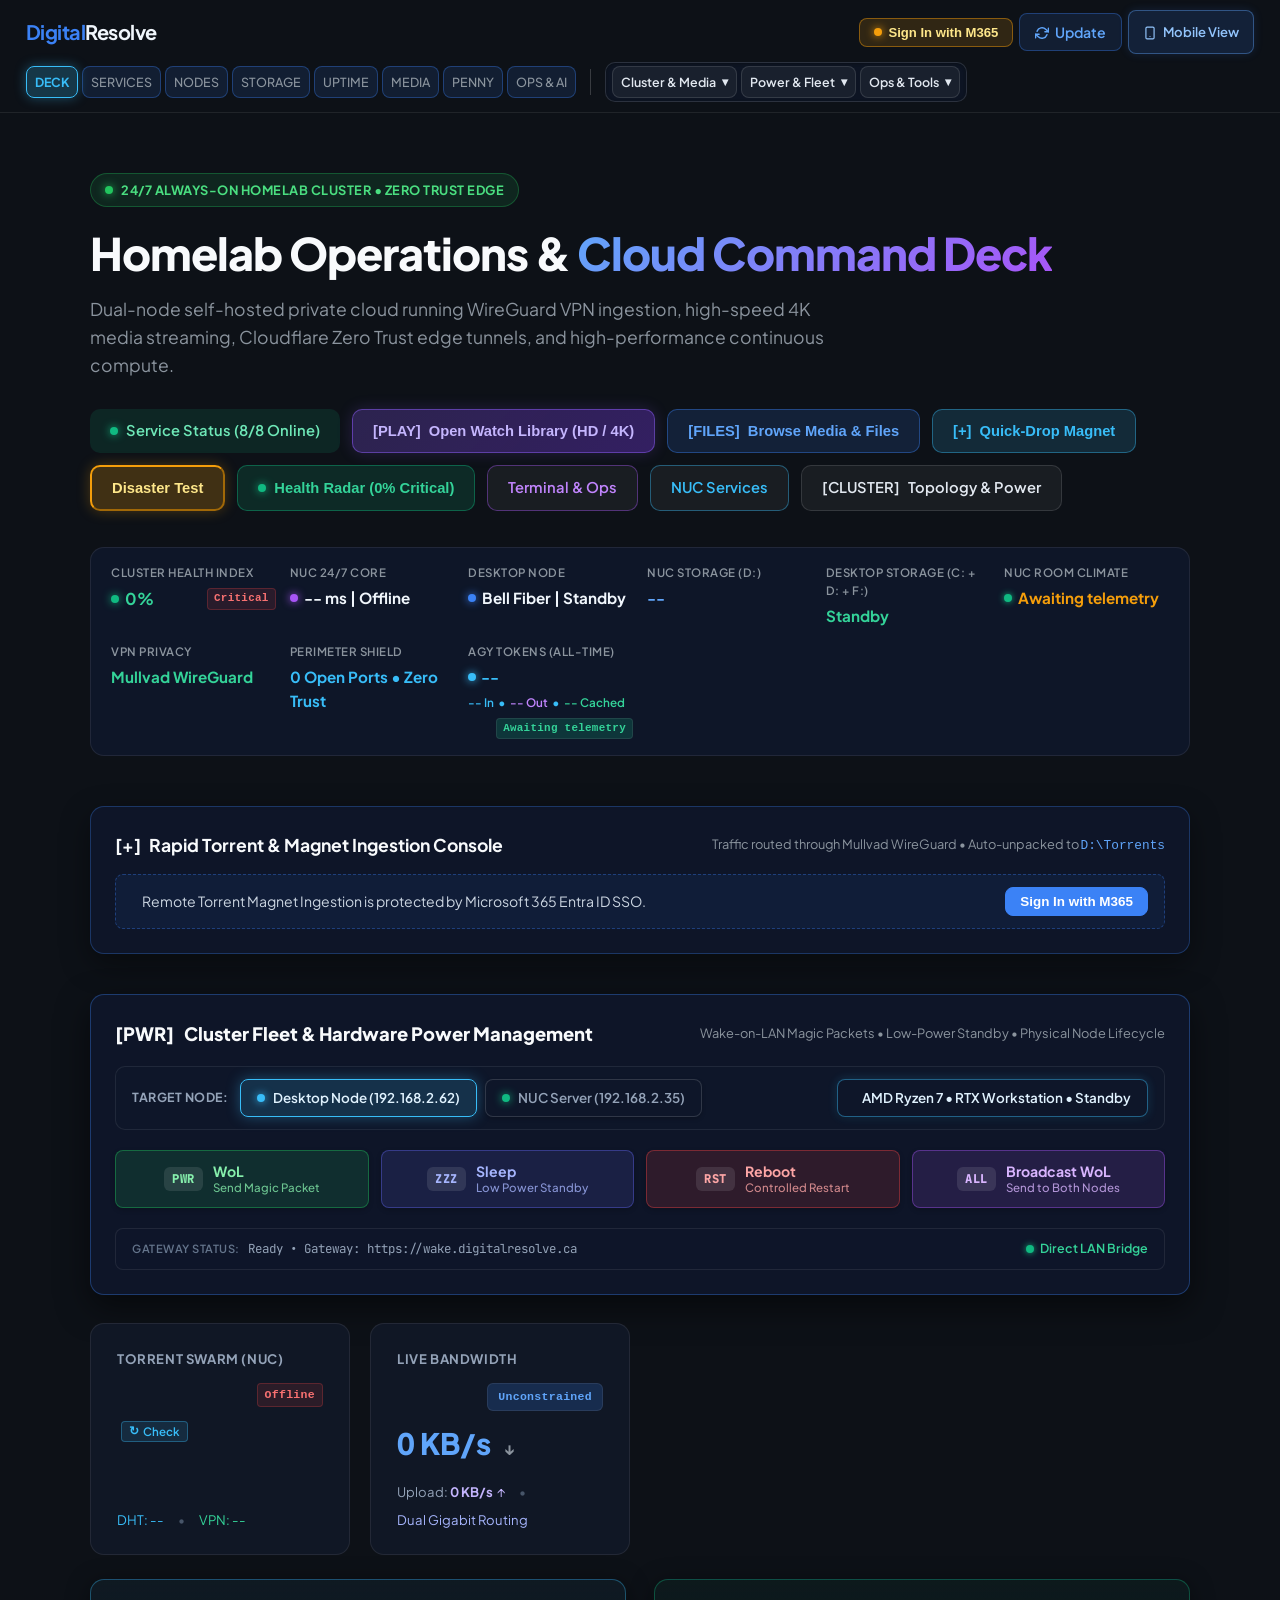
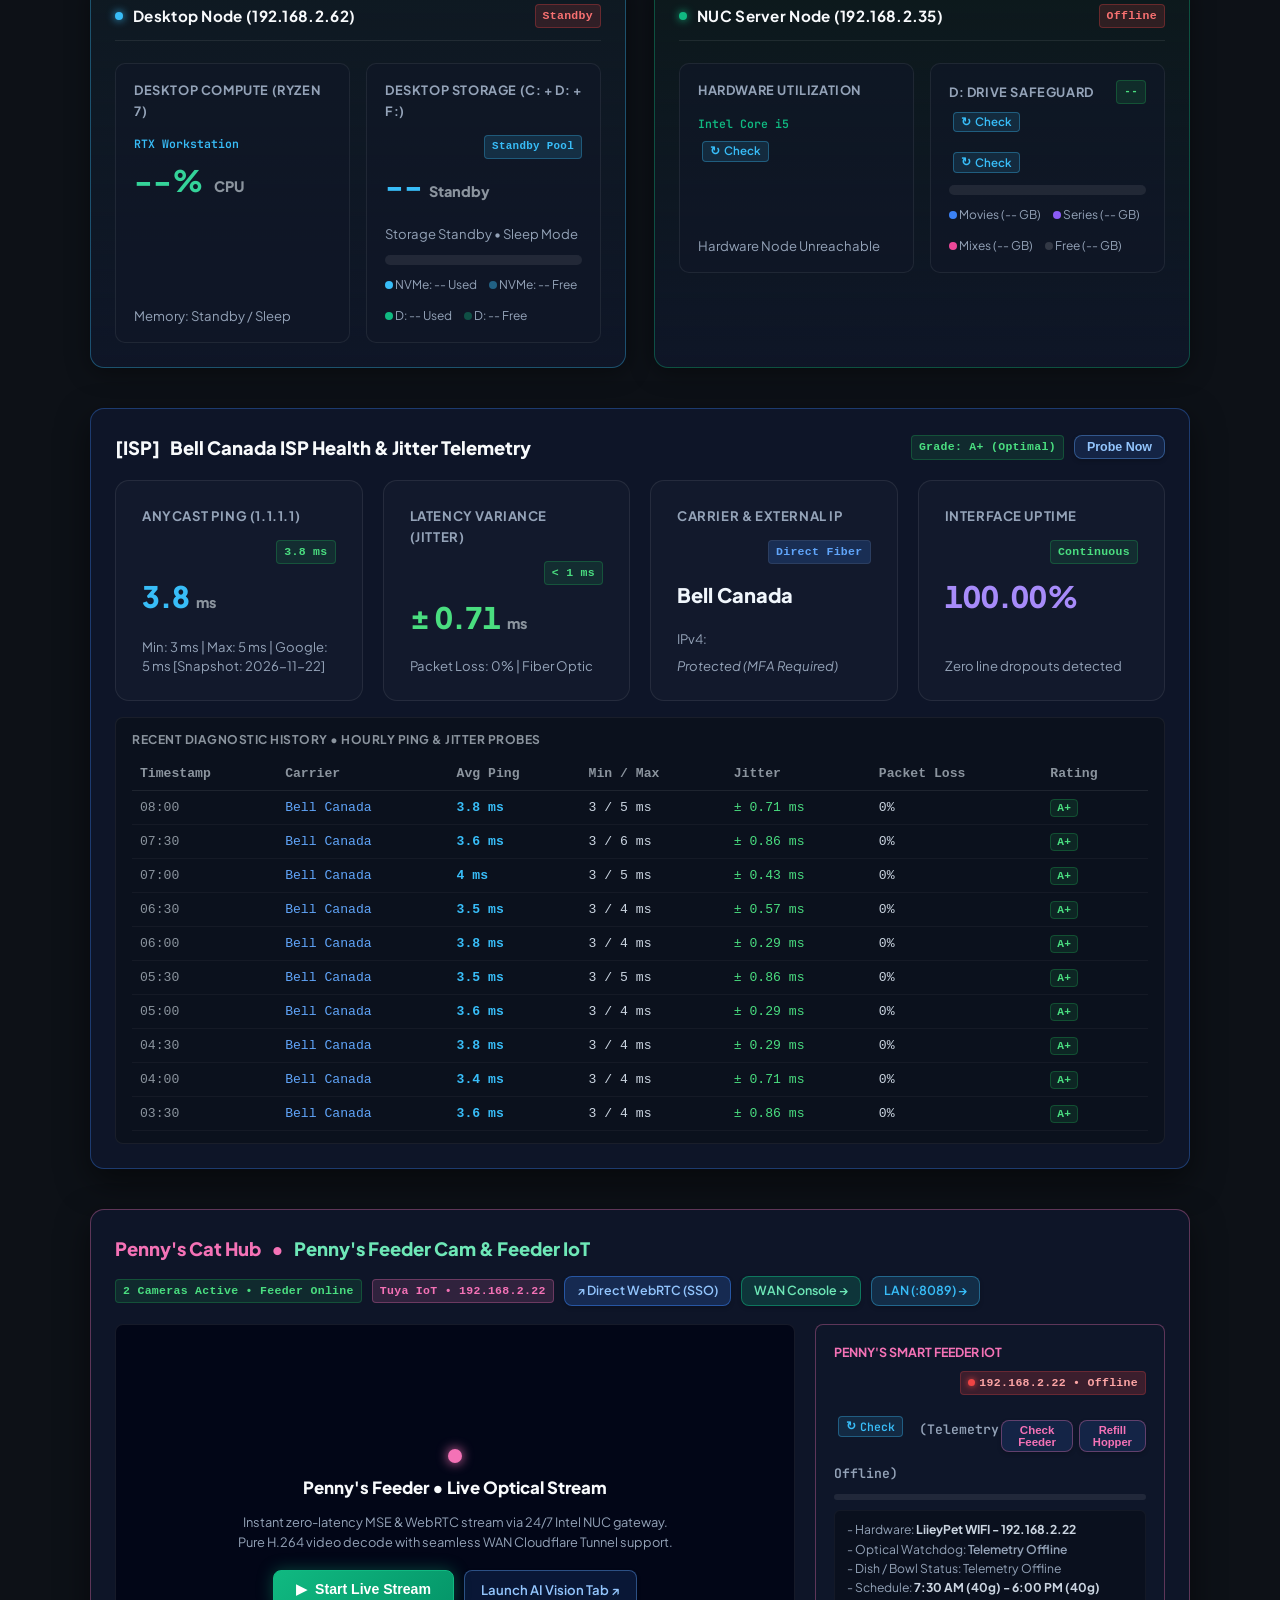
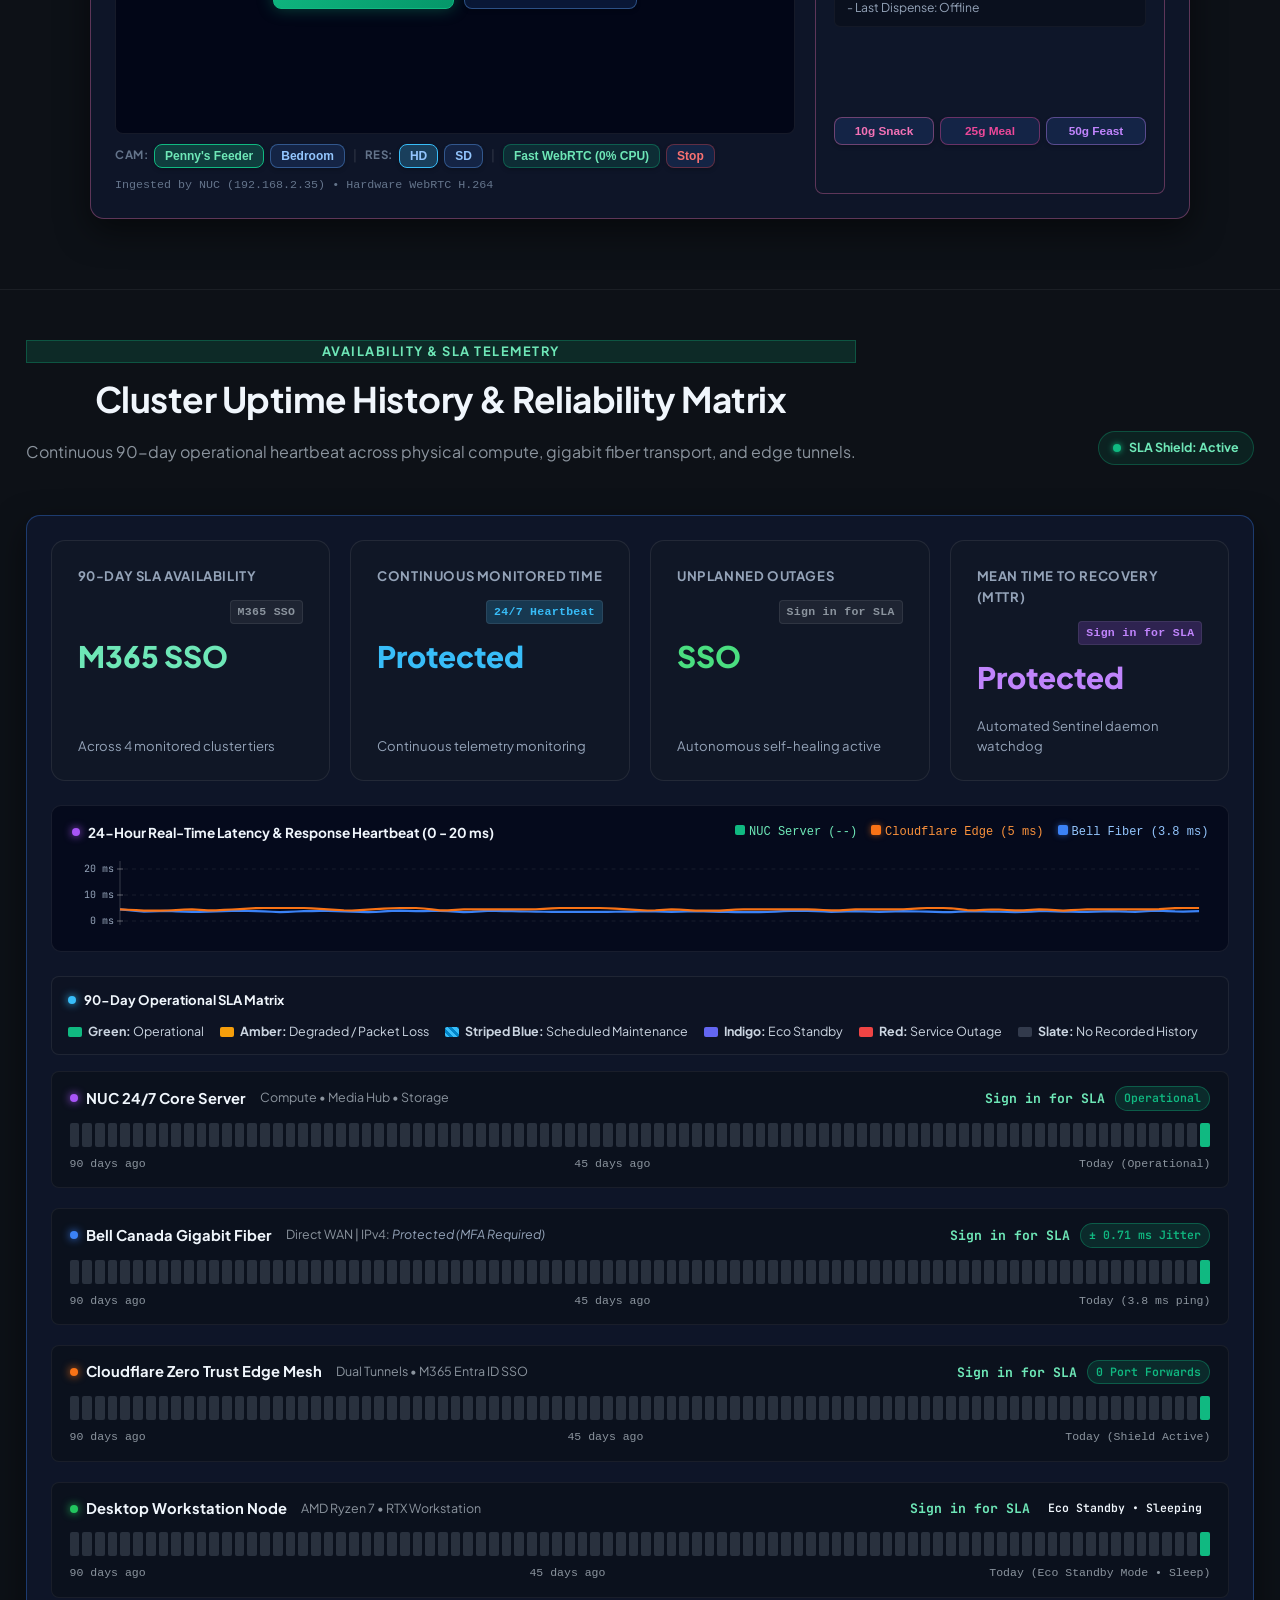
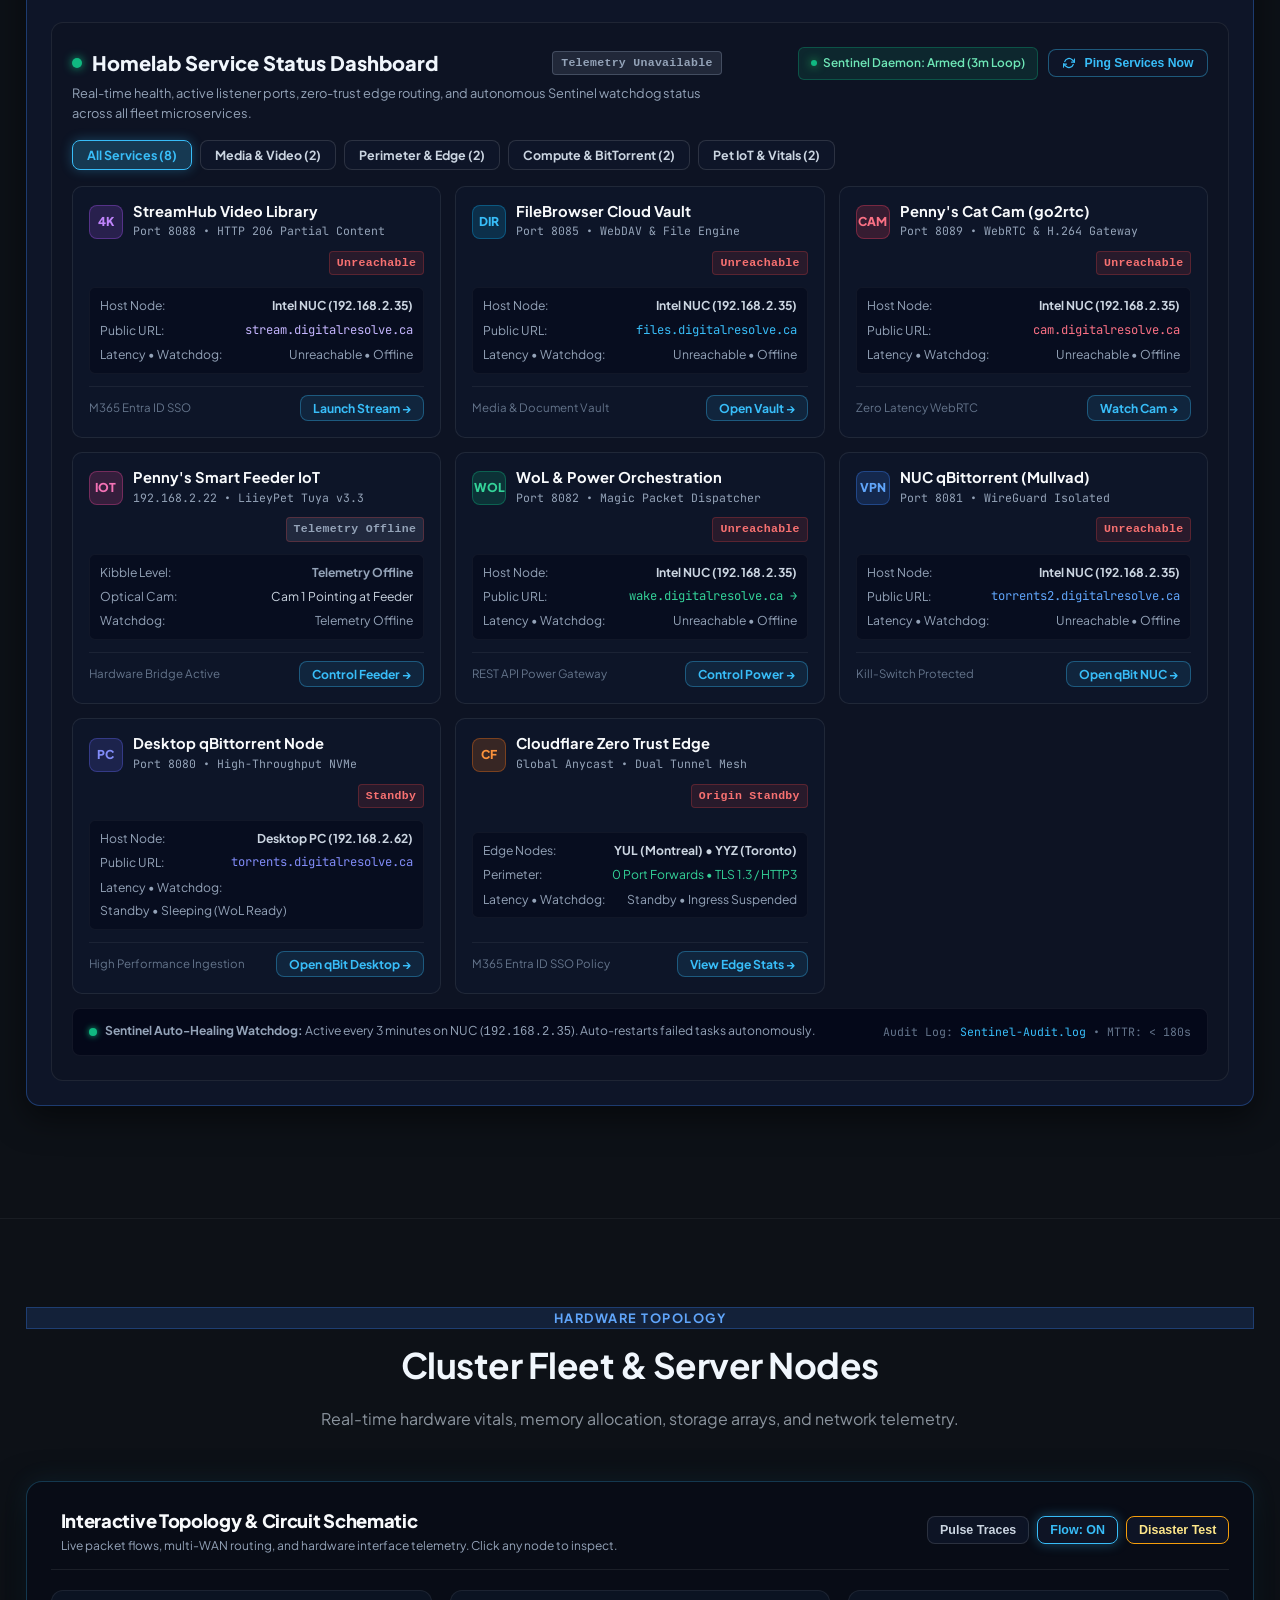
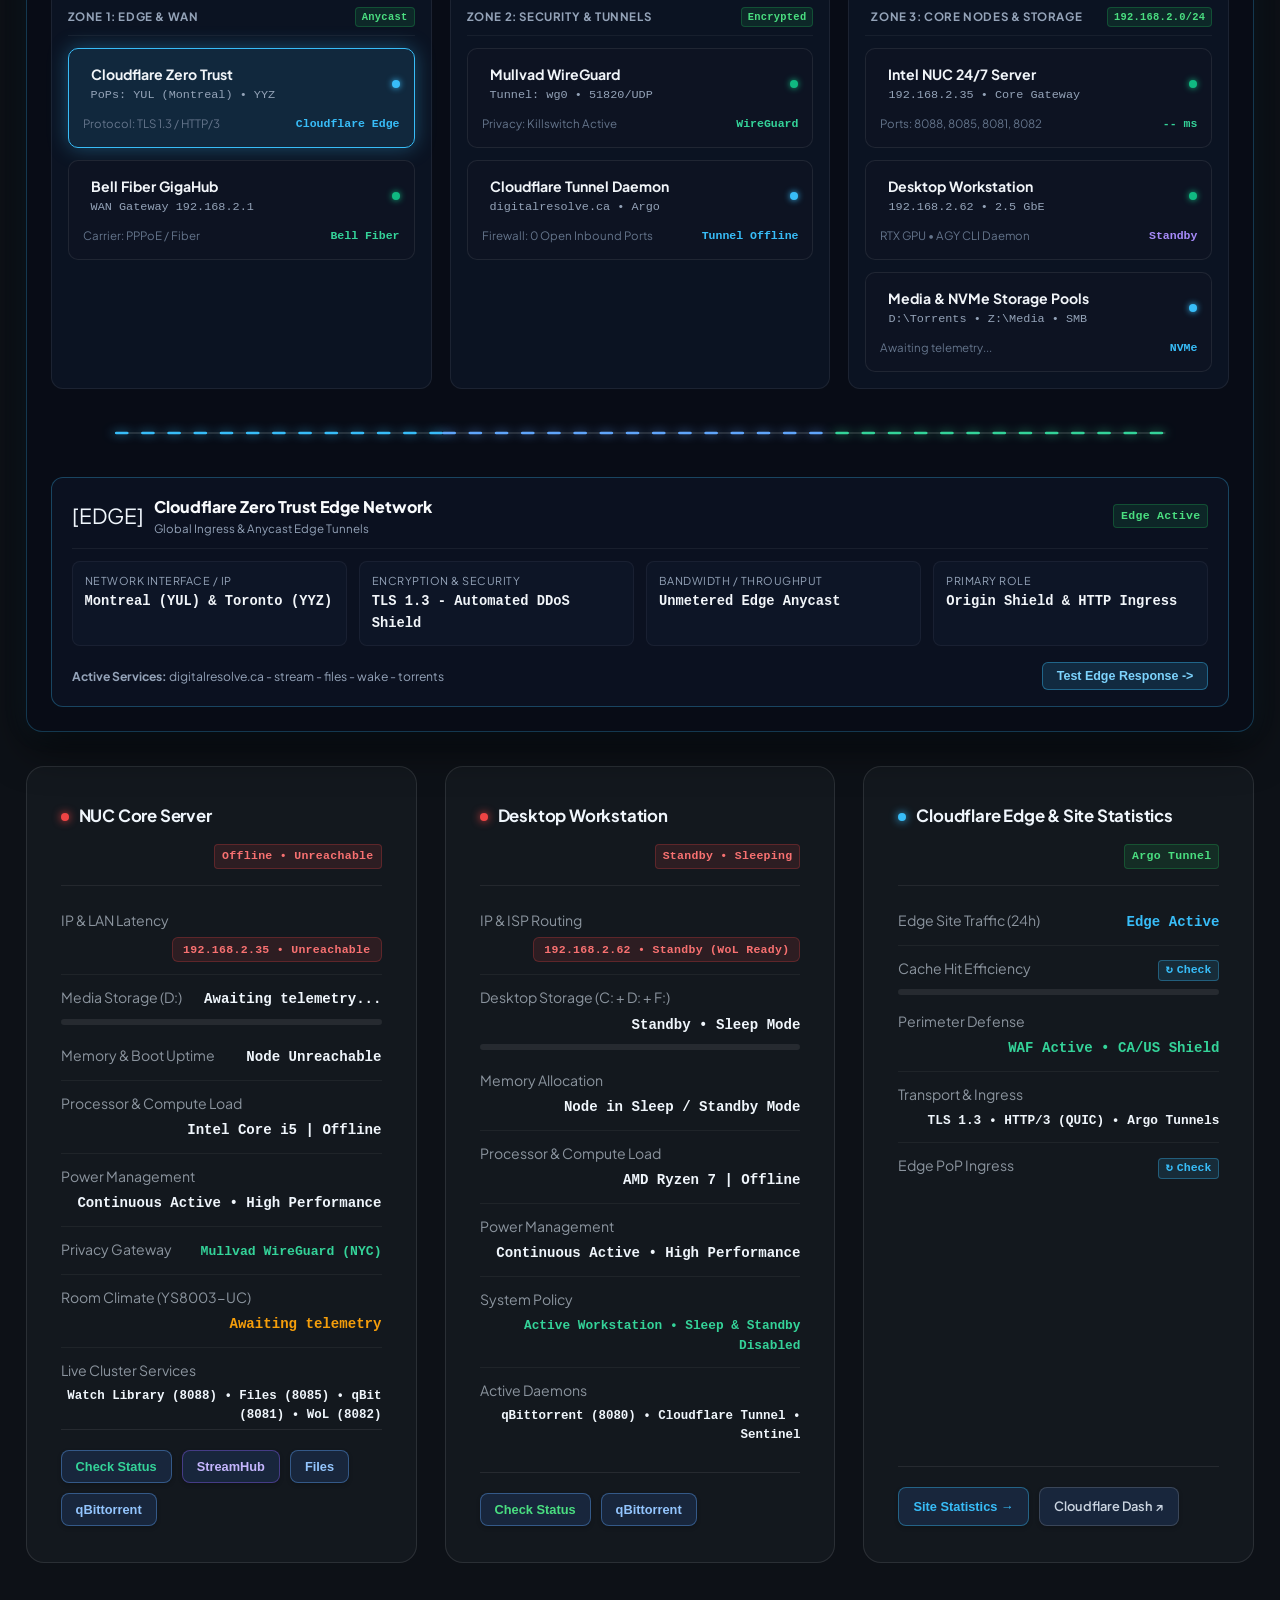
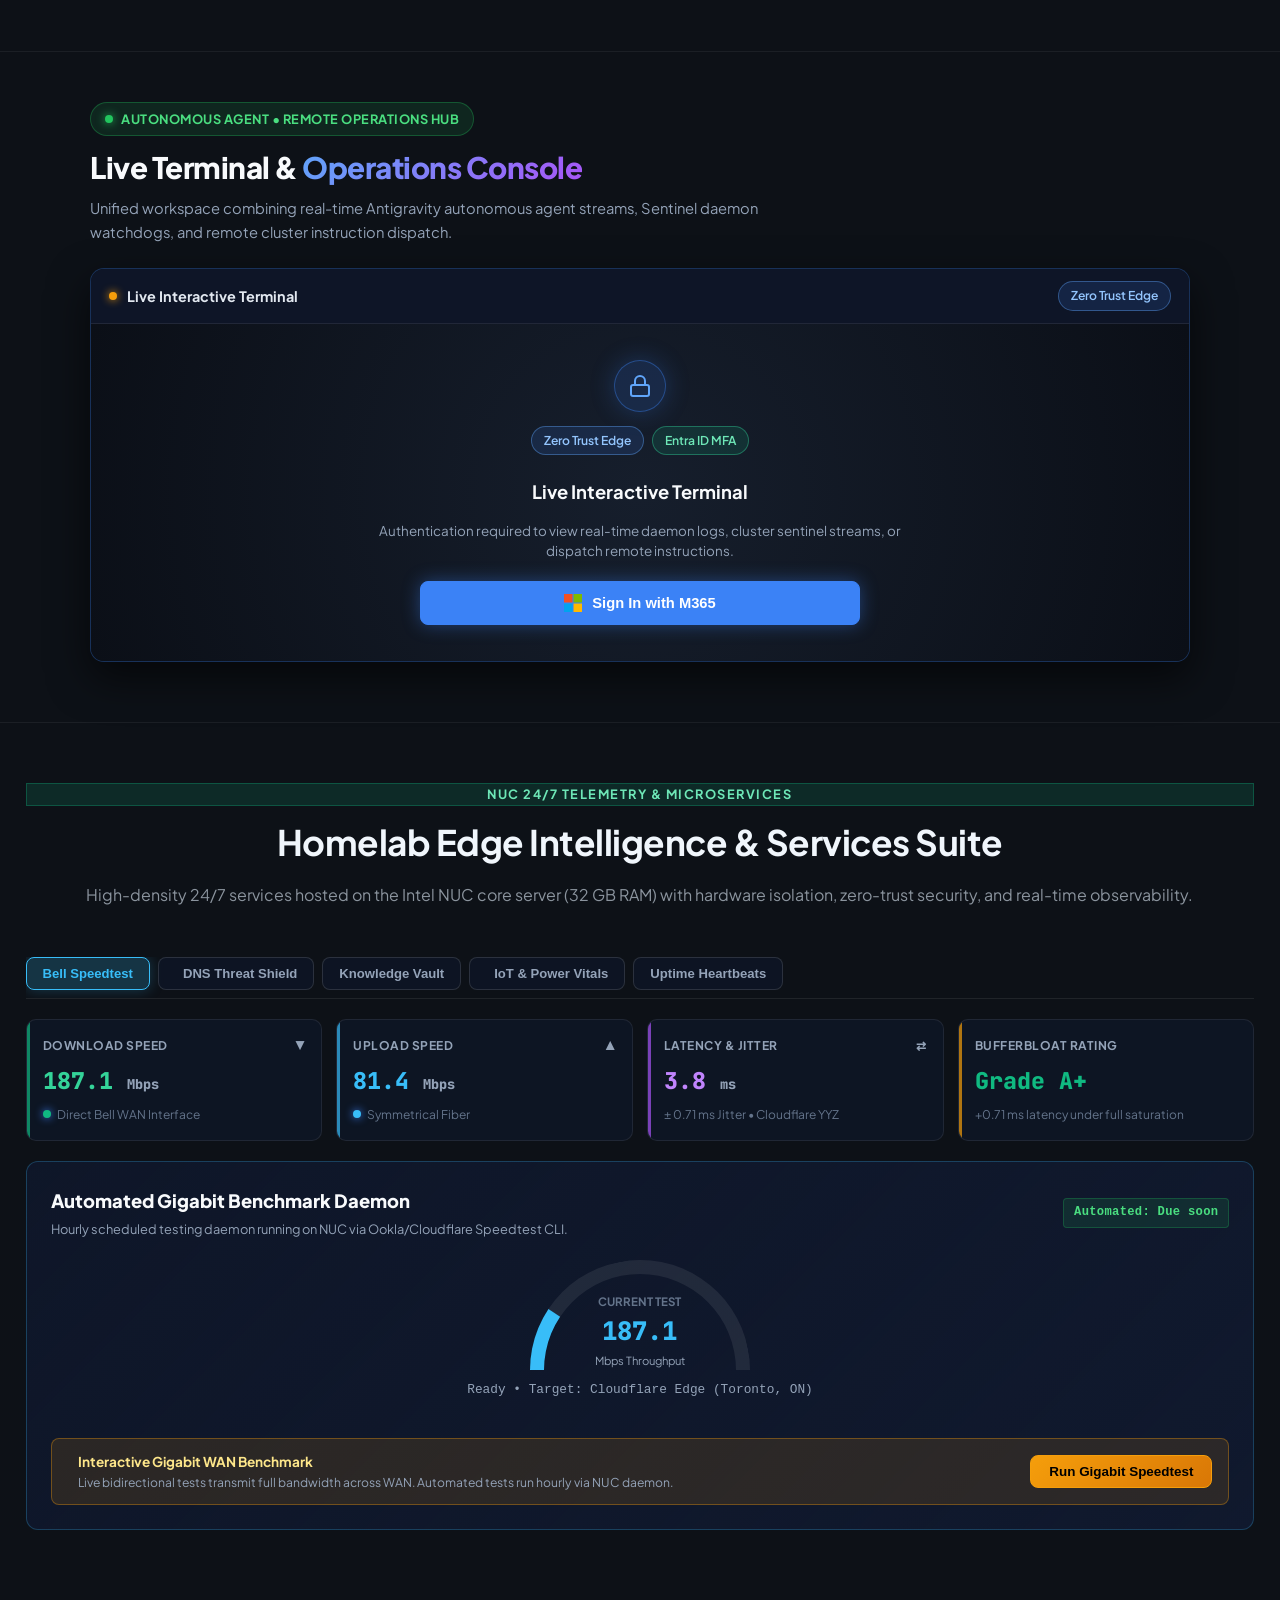
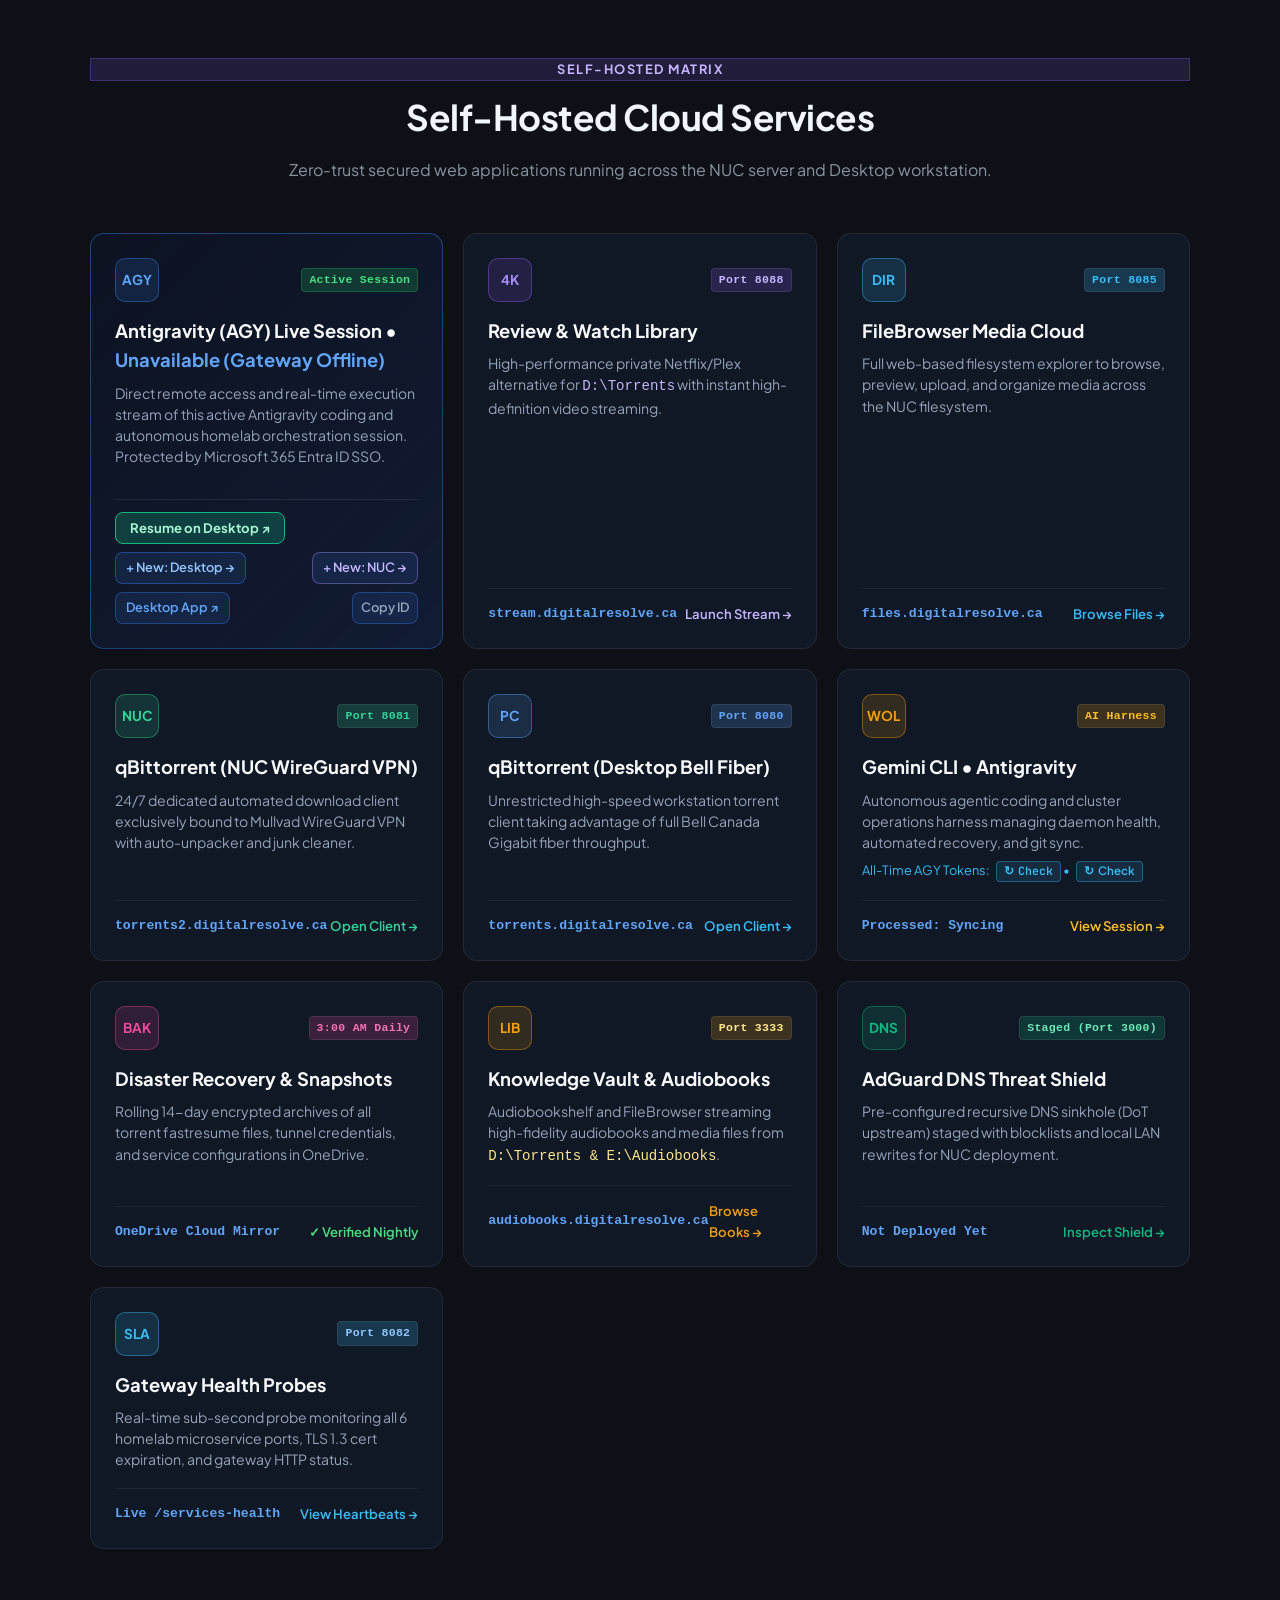
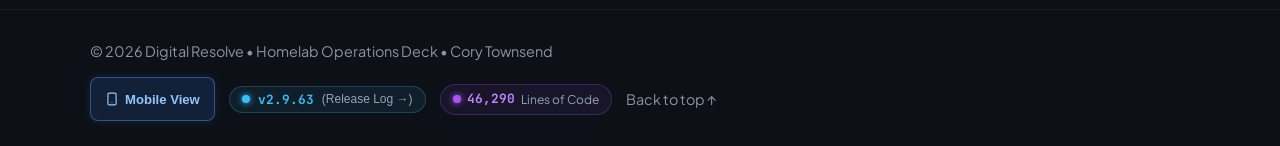
<file: index.html>
<!DOCTYPE html>
<html lang="en">
<head>
  <meta charset="UTF-8">
  <meta name="viewport" content="width=device-width, initial-scale=1.0">
  <meta http-equiv="Cache-Control" content="no-cache, no-store, must-revalidate, max-age=0">
  <meta http-equiv="Pragma" content="no-cache">
  <meta http-equiv="Expires" content="0">
  <title>Digital Resolve - Homelab Operations Deck</title>
  <link rel="icon" type="image/svg+xml" href="data:image/svg+xml,%3Csvg xmlns='http://www.w3.org/2000/svg' viewBox='0 0 32 32'%3E%3Crect width='32' height='32' rx='8' fill='%230b0f17'/%3E%3Cpath d='M8 22V10h7a6 6 0 0 1 0 12H8zm4-3.5h3a2.5 2.5 0 0 0 0-5h-3v5z' fill='%2338bdf8'/%3E%3C/svg%3E">
  <meta name="description" content="Digital Resolve Homelab Operations Deck v2.9.63 - Digital Resolve - Homelab Operations Deck">
  <link rel="stylesheet" href="styles.css?v=2.9.63">
  <link rel="preconnect" href="https://fonts.googleapis.com">
  <link rel="preconnect" href="https://fonts.gstatic.com" crossorigin>
  <link rel="preconnect" href="https://wake.digitalresolve.ca">
  <link rel="preconnect" href="https://cam.digitalresolve.ca">
  <link href="https://fonts.googleapis.com/css2?family=JetBrains+Mono:wght@400;500;600;700&family=Plus+Jakarta+Sans:wght@400;500;600;700;800&display=swap" rel="stylesheet">
  <link rel="canonical" href="https://digitalresolve.ca/" />
  <script>
    (function() {
      try {
        var stored = localStorage.getItem('dr_layout_mode');
        var isMobile = false;
        if (stored === 'mobile') {
          isMobile = true;
        } else if (stored === 'desktop') {
          isMobile = false;
        } else {
          isMobile = (window.innerWidth <= 768) || Boolean(window.matchMedia && window.matchMedia('(max-height: 500px) and (pointer: coarse)').matches);
        }
        var doc = document.documentElement;
        if (isMobile) {
          doc.setAttribute('data-layout-mode', 'mobile');
          doc.classList.add('mobile-layout');
        } else {
          doc.setAttribute('data-layout-mode', 'desktop');
          doc.classList.add('desktop-layout');
          if (stored === 'desktop') {
            doc.classList.add('desktop-forced');
          }
        }
      } catch(e) {}
    })();
  </script>
</head>
<body id="top">
  <a href="#main-content" class="skip-to-content">Skip to main content</a>
  <header class="header" id="site-header">
    <div class="container nav-container">
      <a href="index.html#deck" class="logo" title="DigitalResolve Homelab Deck">
        <span class="logo-text-group"><span class="logo-accent">Digital</span>Resolve</span>
        </a>
      <nav class="nav-links">
        <!-- Primary Category Pages Navigation -->
        <div class="nav-pages-group">
          <a href="index.html" class="btn-nav active" aria-current="page">DECK</a>
          <a href="services.html" class="btn-nav">SERVICES</a>
          <a href="fleet.html" class="btn-nav">NODES</a>
          <a href="storage.html" class="btn-nav">STORAGE</a>
          <a href="uptime.html" class="btn-nav">UPTIME</a>
          <a href="media.html" class="btn-nav">MEDIA</a>
          <a href="penny.html" class="btn-nav">PENNY</a>
          <a href="ops.html" class="btn-nav">OPS &amp; AI</a>
        </div>

        <div class="nav-divider" aria-hidden="true"></div>

        <!-- Contextual Quick-Action Tool Menus -->
        <div class="nav-tools-group">

        <!-- Consolidated Menu 1: Cluster & Media -->
        <div class="dropdown">
          <button type="button" class="btn-nav" id="cluster-menu-btn" aria-haspopup="true" aria-expanded="false" title="Cluster Nodes, Media Streaming, and NUC Microservices">
            <span>Cluster &amp; Media</span> <span class="dropdown-arrow">&#9662;</span>
          </button>
          <div class="dropdown-menu">
            <a href="uptime.html#service-status" class="btn-action-item" title="Open Live Homelab Service Status Dashboard">
              <span class="dropdown-dot" style="background-color: #10b981; box-shadow: 0 0 8px #10b981;"></span>
              <span>Live Service Status Dashboard</span>
              <span class="item-tag online">Live</span>
            </a>
            <a href="storage.html" class="btn-action-item" title="Open Tiered Storage &amp; Live Data Flow Schematic">
              <span class="dropdown-dot" style="background-color: #38bdf8; box-shadow: 0 0 8px #38bdf8;"></span>
              <span>Tiered Storage Live Flow</span>
              <span class="item-tag online">4 Tiers</span>
            </a>
            <a href="ops.html#nuc-services" class="btn-action-item" title="Open NUC 24/7 Telemetry &amp; Microservices Suite">
              <span class="dropdown-dot" style="background-color: #10b981; box-shadow: 0 0 8px #10b981;"></span>
              <span>NUC 24/7 Services Suite</span>
              <span class="item-tag online">Active</span>
            </a>
            <a href="javascript:void(0)" onclick="launchProtectedService('https://stream.digitalresolve.ca', 'Watch Library &amp; StreamHub (stream.digitalresolve.ca)')" class="btn-action-item" title="Open Watch Library (stream.digitalresolve.ca)">
              <span class="dropdown-dot" style="background-color: #38bdf8; box-shadow: 0 0 8px #38bdf8;"></span>
              <span>Watch Library (Stream 4K/HD)</span>
              <span class="item-tag online">Live</span>
            </a>
            <a href="javascript:void(0)" onclick="launchProtectedService('https://jellyfin.digitalresolve.ca', 'Jellyfin Media Server (jellyfin.digitalresolve.ca)')" class="btn-action-item" title="Open Jellyfin Media Server">
              <span class="dropdown-dot" style="background-color: #a855f7; box-shadow: 0 0 8px #a855f7;"></span>
              <span>Jellyfin Media Server</span>
              <span class="item-tag online">Port 8096</span>
            </a>
            <a href="javascript:void(0)" onclick="launchProtectedService('https://files.digitalresolve.ca/files/', 'Media &amp; File Vault (files.digitalresolve.ca)')" class="btn-action-item" title="Open File Vault (files.digitalresolve.ca)">
              <span class="dropdown-dot dot-2"></span>
              <span>Browse Media &amp; Files (NUC)</span>
              <span class="item-tag">Vault</span>
            </a>
            <a href="javascript:void(0)" onclick="launchProtectedService('https://audiobooks.digitalresolve.ca', 'Audiobook Server (Audiobookshelf)')" class="btn-action-item" title="Open Audiobook Server (audiobooks.digitalresolve.ca)">
              <span class="dropdown-dot" style="background-color: #fbbf24; box-shadow: 0 0 8px #fbbf24;"></span>
              <span>Audiobook Server (Audiobookshelf)</span>
              <span class="item-tag online">Port 3333</span>
            </a>
            <a href="javascript:void(0)" onclick="openTailscaleModal()" class="btn-action-item" title="Connect Tailscale Mesh VPN to access LAN services directly anywhere">
              <span class="dropdown-dot" style="background-color: #06b6d4; box-shadow: 0 0 8px #06b6d4;"></span>
              <span>⚡ Connect LAN Mesh (Tailscale)</span>
              <span class="item-tag" style="background: rgba(6, 182, 212, 0.15); color: #06b6d4; border: 1px solid rgba(6, 182, 212, 0.3);">Mesh VPN</span>
            </a>
            <div class="dropdown-divider"></div>
            <a href="penny.html#camera-feed-card" class="btn-action-item" title="Penny's Cat Hub - Live Optical Stream &amp; Smart Feeder IoT">
              <span class="dropdown-dot" style="background-color: #f472b6; box-shadow: 0 0 8px #f472b6;"></span>
              <span>Penny's Cat Hub (Stream &amp; Feeder)</span>
              <span class="item-tag feeder-nav-status-badge">Checking &bull; 192.168.2.22</span>
            </a>
            <div class="dropdown-divider"></div>
            <a href="javascript:void(0)" onclick="launchProtectedService('https://torrents.digitalresolve.ca', 'qBittorrent Workstation (torrents.digitalresolve.ca)')" class="btn-action-item" title="Open Workstation qBittorrent">
              <span class="dropdown-dot dot-1"></span>
              <span>Torrents (Desktop qBit)</span>
              <span class="item-tag" id="desktop-disk-tag">--</span>
            </a>
            <a href="javascript:void(0)" onclick="launchProtectedService('https://torrents2.digitalresolve.ca', 'qBittorrent NUC (torrents2.digitalresolve.ca)')" class="btn-action-item" title="Open NUC qBittorrent">
              <span class="dropdown-dot dot-2"></span>
              <span>Torrents (NUC qBit)</span>
              <span class="item-tag" id="nuc-disk-tag">--</span>
            </a>
            <a href="javascript:void(0)" onclick="openMagnetModal()" class="btn-action-item" title="Open Rapid Torrent &amp; Magnet Ingestion Console">
              <span class="dropdown-dot" style="background-color: #38bdf8; box-shadow: 0 0 8px #38bdf8;"></span>
              <span>+ Quick-Drop Magnet Link</span>
              <span class="item-tag">Inject</span>
            </a>
            <div class="dropdown-divider"></div>
            <a href="javascript:void(0)" onclick="launchProtectedService('https://sonarr.digitalresolve.ca', 'Sonarr (TV Automation)')" class="btn-action-item" title="Open Sonarr TV Automation">
              <span class="dropdown-dot" style="background-color: #38bdf8; box-shadow: 0 0 8px #38bdf8;"></span>
              <span>Sonarr (TV Automation)</span>
              <span class="item-tag online">Port 8990</span>
            </a>
            <a href="javascript:void(0)" onclick="launchProtectedService('https://radarr.digitalresolve.ca', 'Radarr (Movie Automation)')" class="btn-action-item" title="Open Radarr Movie Automation">
              <span class="dropdown-dot" style="background-color: #fb923c; box-shadow: 0 0 8px #fb923c;"></span>
              <span>Radarr (Movie Automation)</span>
              <span class="item-tag online">Port 7878</span>
            </a>
            <a href="javascript:void(0)" onclick="launchProtectedService('https://prowlarr.digitalresolve.ca', 'Prowlarr (Indexer Swarm)')" class="btn-action-item" title="Open Prowlarr Indexer Swarm">
              <span class="dropdown-dot" style="background-color: #f87171; box-shadow: 0 0 8px #f87171;"></span>
              <span>Prowlarr (Indexers)</span>
              <span class="item-tag online">Port 9696</span>
            </a>
            <a href="javascript:void(0)" onclick="launchProtectedService('https://readarr.digitalresolve.ca', 'Readarr (Book Automation)')" class="btn-action-item" title="Open Readarr Book Automation">
              <span class="dropdown-dot" style="background-color: #34d399; box-shadow: 0 0 8px #34d399;"></span>
              <span>Readarr (Book Automation)</span>
              <span class="item-tag online">Port 8787</span>
            </a>
            <div class="dropdown-divider"></div>
            <div class="disk-widget" id="nuc-disk-widget">
              <div class="disk-widget-header">
                <span class="disk-label">NUC Storage (D:)</span>
                <span class="disk-val" id="nuc-disk-val">--</span>
              </div>
              <div class="disk-bar-bg">
                <div class="disk-bar-fill" id="nuc-disk-bar" style="width: 0%;"></div>
              </div>
              <div class="disk-subtext" id="nuc-disk-sub">Awaiting telemetry...</div>
            </div>
            <div class="disk-widget" id="desktop-disk-widget" style="margin-top: 10px;">
              <div class="disk-widget-header">
                <span class="disk-label">Desktop Storage (C: + D: + F:)</span>
                <span class="disk-val" id="desktop-disk-val">--</span>
              </div>
              <div class="disk-bar-bg">
                <div class="disk-bar-fill" id="desktop-disk-bar" style="width: 0%; background: linear-gradient(90deg, #38bdf8, #10b981);"></div>
              </div>
              <div class="disk-subtext" id="desktop-disk-sub">Awaiting telemetry...</div>
            </div>
          </div>
        </div>

        <!-- Consolidated Menu 2: Power & Fleet -->
        <div class="dropdown">
          <button type="button" class="btn-nav" id="wol-btn" aria-haspopup="true" aria-expanded="false" title="Wake-on-LAN, Remote Power, and Hardware Topology">
            <span>Power &amp; Fleet</span> <span class="dropdown-arrow">&#9662;</span>
          </button>
          <div class="dropdown-menu">
            <button type="button" class="btn-action-item" onclick="sendWol('desktop')" title="Send Wake-on-LAN Magic Packet to Desktop">
              <span class="dropdown-dot dot-1" id="badge-desktop"></span>
              <span>Wake Desktop</span>
              <span class="item-tag online" id="status-tag-desktop">Active</span>
            </button>
            <button type="button" class="btn-action-item btn-sleep" onclick="sendSleep('desktop')" title="Put Desktop PC into Sleep Standby">
              <span class="dropdown-dot dot-sleep"></span>
              <span>Sleep Desktop</span>
              <span class="item-tag">Standby</span>
            </button>
            <button type="button" class="btn-action-item" onclick="sendWol('nuc')" title="Send Wake-on-LAN Magic Packet to NUC Server">
              <span class="dropdown-dot dot-2" id="badge-nuc"></span>
              <span>Wake NUC</span>
              <span class="item-tag online" id="status-tag-nuc">24/7 Core</span>
            </button>
            <button type="button" class="btn-action-item" onclick="sendWol('both')" title="Broadcast Wake-on-LAN Magic Packets to Both Desktop and NUC">
              <span class="dropdown-dot dot-1"></span>
              <span>Wake Both</span>
            </button>
            <div class="dropdown-divider"></div>
            <a href="fleet.html#fleet" class="btn-action-item" title="Jump to Cluster Hardware Topology &amp; Circuit Schematic">
              <span class="dropdown-dot" style="background-color: #38bdf8; box-shadow: 0 0 8px #38bdf8;"></span>
              <span>Hardware Topology &amp; Schematic</span>
              <span class="item-tag">Schematic</span>
            </a>
            <a href="uptime.html#uptime" class="btn-action-item" title="Jump to Cluster Availability &amp; 90-Day SLA History">
              <span class="dropdown-dot" style="background-color: #10b981; box-shadow: 0 0 8px #10b981;"></span>
              <span>90-Day SLA &amp; Uptime History</span>
              <span class="item-tag online nav-sla-tag">--</span>
            </a>
            <button type="button" class="btn-action-item" onclick="openCloudflareStatsModal()" title="View Cloudflare Edge Traffic, Cache &amp; Security Statistics">
              <span class="dropdown-dot" style="background-color: #38bdf8; box-shadow: 0 0 8px #38bdf8;"></span>
              <span>Cloudflare Site Statistics</span>
              <span class="item-tag" style="background: rgba(56, 189, 248, 0.15); color: #38bdf8;">Edge Analytics</span>
            </button>
            <div class="dropdown-divider"></div>
            <button type="button" class="btn-action-item" onclick="checkStatus('nuc')" title="Query Live Status and Latency for NUC Server">
              <span class="dropdown-dot dot-2"></span>
              <span>Ping NUC Server</span>
              <span class="item-tag online" id="latency-nuc">-- ms</span>
            </button>
            <button type="button" class="btn-action-item" onclick="checkStatus('desktop')" title="Query Live Status and Latency for Desktop">
              <span class="dropdown-dot dot-1"></span>
              <span>Ping Desktop Node</span>
              <span class="item-tag online" id="latency-desktop">-- ms</span>
            </button>
          </div>
        </div>

        <!-- Consolidated Menu 3: Ops, AI & Resilience -->
        <div class="dropdown">
          <button type="button" class="btn-nav" id="ops-menu-btn" aria-haspopup="true" aria-expanded="false" title="Antigravity Autonomous Agent, Disaster Resilience Test, and AI Telemetry">
            <span>Ops &amp; Tools</span> <span class="dropdown-arrow">&#9662;</span>
          </button>
          <div class="dropdown-menu">
            <button type="button" class="btn-action-item agy-session-link-btn" onclick="openEmbeddedConsole()" title="Open Live Interactive Terminal for Active AGY Session">
              <span class="dropdown-dot" style="background-color: #38bdf8; box-shadow: 0 0 8px #38bdf8;"></span>
              <span>Open AGY Terminal (Auto-Detect)</span>
              <span class="item-tag online">Live</span>
            </button>
            <a href="ops.html#ops-ai" class="btn-action-item" title="Jump to In-Page Compute &amp; Live Terminal Operations Console">
              <span class="dropdown-dot dot-1"></span>
              <span>In-Page Live Terminal</span>
              <span class="item-tag">Ops Hub</span>
            </a>
            <button type="button" class="btn-action-item" onclick="openEmbeddedConsole(true)" title="Open Fullscreen Antigravity Command &amp; Telemetry Console">
              <span class="dropdown-dot dot-1"></span>
              <span>Fullscreen AGY Console</span>
              <span class="item-tag online">Active</span>
            </button>
            <div class="dropdown-divider"></div>
            <button type="button" class="btn-action-item" onclick="openDisasterModal()" title="Launch Disaster Recovery Test Workbench">
              <span class="dropdown-dot" style="background-color: #f59e0b; box-shadow: 0 0 8px #f59e0b;"></span>
              <span>Disaster Test &amp; Chaos Lab</span>
              <span class="item-tag">Chaos Lab</span>
            </button>
            <button type="button" class="btn-action-item" onclick="openChangelogModal()" title="View System Release History">
              <span class="dropdown-dot dot-2"></span>
              <span>Release Changelog (<span id="menu-changelog-ver">v2.9.63</span>)</span>
            </button>
            <button type="button" class="btn-action-item" id="menu-sso-auth-btn" onclick="lockSSO(true, event)" title="Sign out and refresh deck behind Microsoft 365 SSO">
              <span class="dropdown-dot" style="background-color: #ef4444; box-shadow: 0 0 6px #ef4444;"></span>
              <span>Sign Out (M365)</span>
              <span class="item-tag">Sign Out</span>
            </button>
            <div class="dropdown-divider"></div>
            <!-- Embedded AI Token Widget -->
            <div style="padding: 8px 14px 6px; font-size: 0.78rem;">
              <div style="display: flex; justify-content: space-between; align-items: center; margin-bottom: 4px;">
                <span style="color: #94a3b8; font-weight: 600;">Antigravity Quota:</span>
                <span id="menu-token-val" class="mono" style="font-weight: 700; color: #38bdf8;">--% Weekly</span>
              </div>
              <!-- Weekly Limit Progress Bar -->
              <div style="font-size: 0.7rem; color: #cbd5e1; margin-bottom: 2px; display: flex; justify-content: space-between;">
                <span>Gemini Weekly Limit</span>
                <span style="color: #34d399; font-weight: 700;" id="menu-pct-flash">--% Remaining</span>
              </div>
              <div class="model-progress-bar" id="menu-progress-bar" title="Gemini Weekly Limit">
                <div class="model-segment flash" id="menu-bar-flash" style="width: 0%; background: #38bdf8;"></div>
                <div class="model-segment pro" id="menu-bar-pro" style="width: 0%; display: block; background: rgba(255,255,255,0.15);"></div>
              </div>
              <!-- 5-Hour Limit Progress Bar -->
              <div style="font-size: 0.7rem; color: #cbd5e1; margin-top: 6px; margin-bottom: 2px; display: flex; justify-content: space-between;">
                <span>5-Hour Rolling Limit</span>
                <span style="color: #f59e0b; font-weight: 700;" id="menu-pct-5h">--% (--)</span>
              </div>
              <div class="model-progress-bar" id="menu-progress-bar-5h" title="5-Hour Rolling Limit">
                <div class="model-segment" id="menu-bar-5h" style="width: 0%; background: #f59e0b;"></div>
              </div>
              <div style="margin-top: 6px; font-size: 0.68rem; color: #64748b; display: flex; justify-content: space-between; flex-wrap: wrap; gap: 4px 10px;">
                <span>Account: <span id="menu-account-user" style="color: #cbd5e1;">--</span></span>
                <span style="white-space: nowrap;">Claude/GPT: <span id="menu-claude-pct" style="color: #34d399; font-weight: 700;">--</span></span>
              </div>
            </div>
          </div>
        </div>
        </div>
      </nav>

      <!-- Top Right Actions: Dedicated SSO Login / Logout Controls & Layout Toggle -->
      <div class="nav-mobile-actions">
        <!-- Top Dedicated SSO Controls -->
        <div id="top-sso-container" class="top-sso-container">
          <!-- Logged Out: SSO Login Button -->
          <button type="button" class="btn-sso-login" id="top-sso-login-btn" onclick="unlockSSO('m365')" title="Sign in with Microsoft 365 Entra ID SSO">
            <span class="dropdown-dot" style="background-color: #f59e0b; box-shadow: 0 0 8px #f59e0b;"></span>
            <span>Sign In with M365</span>
          </button>

          <!-- Logged In: User Profile Badge & Dedicated Logout Button -->
          <div id="top-sso-authed-group" class="top-sso-authed-group" style="display: none;">
            <div class="top-sso-user-pill" title="Authenticated via Microsoft 365 Entra ID">
              <span class="dropdown-dot" style="background-color: #10b981; box-shadow: 0 0 6px #10b981;"></span>
              <span id="top-sso-user-name">Cory Townsend</span>
            </div>
            <button type="button" class="btn-sso-logout" id="top-sso-logout-btn" onclick="lockSSO(true, event)" title="Sign out of Microsoft 365 Admin Session">
              <span>Sign Out (M365)</span>
            </button>
          </div>
        </div>

                <button type="button" class="btn-nav poll-data-btn" id="btn-poll-real-data" onclick="pollRealData(this)" title="Poll real live telemetry from NUC &amp; Desktop cluster" aria-label="Poll Real Telemetry">
          <span id="poll-data-icon"><svg width="14" height="14" viewBox="0 0 24 24" fill="none" stroke="currentColor" stroke-width="2.5" stroke-linecap="round" stroke-linejoin="round" style="vertical-align: -2px;"><polyline points="23 4 23 10 17 10"></polyline><polyline points="1 20 1 14 7 14"></polyline><path d="M3.51 9a9 9 0 0 1 14.85-3.36L23 10M1 14l4.64 4.36A9 9 0 0 0 20.49 15"></path></svg></span>
          <span class="poll-data-text" id="poll-data-text">Update</span>
        </button>
        <button type="button" class="btn-nav layout-toggle-btn" id="layout-toggle-nav" onclick="toggleLayoutMode()" title="Switch layout mode (Mobile / Desktop)" aria-label="Toggle Layout Mode">
          <span class="layout-toggle-icon" id="layout-toggle-nav-icon"><svg width="14" height="14" viewBox="0 0 24 24" fill="none" stroke="currentColor" stroke-width="2" stroke-linecap="round" stroke-linejoin="round" style="vertical-align: -2px;"><rect x="5" y="2" width="14" height="20" rx="2" ry="2"></rect><line x1="12" y1="18" x2="12.01" y2="18"></line></svg></span>
          <span class="layout-toggle-text" id="layout-toggle-nav-text">Mobile View</span>
        </button>
        <button type="button" class="btn-nav nav-menu-toggle" id="nav-menu-toggle" onclick="toggleMobileNav()" aria-label="Toggle navigation menu" aria-expanded="false">
          <span id="nav-toggle-icon">&#9776;</span>
        </button>
      </div>
    </div>
  </header>

  <main id="main-content">
    <section class="homelab-hero" id="deck">
      <div class="container">
        <div class="homelab-badge">
          <span class="pulse-dot"></span>
          <span>24/7 Always-On Homelab Cluster &bull; Zero Trust Edge</span>
        </div>
        <h1 class="hero-homelab-title">
          Homelab Operations &amp; <span class="gradient-text">Cloud Command Deck</span>
        </h1>
        <p class="hero-homelab-subtitle">
          Dual-node self-hosted private cloud running WireGuard VPN ingestion, high-speed 4K media streaming, Cloudflare Zero Trust edge tunnels, and high-performance continuous compute.
        </p>

        <!-- Command Launch Pills -->
        <div class="command-pills">
          <a href="#service-status" class="pill-btn pill-status" style="border-color: rgba(16, 185, 129, 0.45); color: #6ee7b7; background: rgba(16, 185, 129, 0.12); cursor: pointer;" title="Jump to Live Homelab Service Status Dashboard">
            <span class="dropdown-dot" style="background-color: #10b981; box-shadow: 0 0 8px #10b981;"></span>
            <span id="hero-service-status-pill">Service Status (8/8 Online)</span>
          </a>
          <button type="button" onclick="launchProtectedService('https://stream.digitalresolve.ca', 'Watch Library (HD / 4K)')" class="pill-btn pill-stream" style="cursor: pointer;">
            <span>[PLAY]</span> Open Watch Library (HD / 4K)
          </button>
          <button type="button" onclick="launchProtectedService('https://files.digitalresolve.ca/files/', 'File Vault &amp; Explorer')" class="pill-btn pill-files" style="cursor: pointer;">
            <span>[FILES]</span> Browse Media &amp; Files
          </button>
          <button type="button" onclick="openMagnetModal()" class="pill-btn pill-magnet" title="Open 1-Click Remote Magnet Ingestion Modal">
            <span>[+]</span> Quick-Drop Magnet
          </button>
          <button type="button" onclick="openDisasterModal()" class="pill-btn pill-disaster pill-chaos" id="hero-disaster-btn" style="border-color: #f59e0b; background: rgba(245, 158, 11, 0.25); color: #fde68a; font-weight: 700; cursor: pointer; box-shadow: 0 0 14px rgba(245, 158, 11, 0.3);" title="Open Homelab Disaster Recovery & Resilience Test Workbench">
            Disaster Test
          </button>
          <button type="button" onclick="openHealthModal()" class="pill-btn pill-health" id="hero-health-btn" title="Open Homelab Health Radar &amp; Scorecard Modal">
            <span class="dropdown-dot" style="background-color: #10b981; box-shadow: 0 0 8px #10b981;"></span>
            <span id="hero-health-radar-text">Health Radar (Checking...)</span>
          </button>
          <a href="#ops-ai" onclick="return scrollToSection('ops-ai', event);" class="pill-btn pill-outline" style="border-color: rgba(168, 85, 247, 0.4); color: #c084fc;">
            Terminal &amp; Ops
          </a>
          <a href="#nuc-services" onclick="return scrollToSection('nuc-services', event);" class="pill-btn pill-outline" style="border-color: rgba(56, 189, 248, 0.4); color: #38bdf8;">
            NUC Services
          </a>
          <a href="#fleet" onclick="return scrollToSection('fleet', event);" class="pill-btn pill-outline">
            <span>[CLUSTER]</span> Topology &amp; Power
          </a>
        </div>

        <!-- Live Status Ribbon -->
        <div class="status-ribbon">
          <div class="ribbon-item" id="ribbon-health-card">
            <span class="ribbon-label">Cluster Health Index</span>
            <span class="ribbon-value" id="ribbon-health-val" style="color: #34d399; display: inline-flex; align-items: center; gap: 6px;">
              <span class="pulse-dot" style="background-color: #10b981; box-shadow: 0 0 8px #10b981;"></span>
              <strong style="font-weight: 700; font-size: 1.02rem;" id="health-index-pct">--</strong>
              <span class="item-tag online" id="health-index-status" style="font-size: 0.68rem; padding: 1px 6px;">Checking...</span>
            </span>
          </div>
          <div class="ribbon-item">
            <span class="ribbon-label">NUC 24/7 Core</span>
            <span class="ribbon-value" id="ribbon-nuc"><span class="dropdown-dot dot-2"></span> -- ms | Online</span>
          </div>
          <div class="ribbon-item">
            <span class="ribbon-label">Desktop Node</span>
            <span class="ribbon-value" id="ribbon-desktop"><span class="dropdown-dot dot-1"></span> Bell Fiber | Online</span>
          </div>
          <div class="ribbon-item">
            <span class="ribbon-label">NUC Storage (D:)</span>
            <span class="ribbon-value" id="ribbon-storage" style="color: #60a5fa;">--</span>
          </div>
          <div class="ribbon-item">
            <span class="ribbon-label">Desktop Storage (C: + D: + F:)</span>
            <span class="ribbon-value" id="ribbon-desktop-storage" style="color: #34d399;">--</span>
          </div>
          <div class="ribbon-item">
            <span class="ribbon-label">NUC Room Climate</span>
            <span class="ribbon-value" id="ribbon-climate" style="color: #f59e0b;"><span class="dropdown-dot" style="background-color: #10b981; box-shadow: 0 0 6px #10b981;"></span> Awaiting telemetry</span>
          </div>
          <div class="ribbon-item">
            <span class="ribbon-label">VPN Privacy</span>
            <span class="ribbon-value" style="color: #34d399;">Mullvad WireGuard</span>
          </div>
          <div class="ribbon-item">
            <span class="ribbon-label">Perimeter Shield</span>
            <span class="ribbon-value" style="color: #38bdf8;">0 Open Ports &bull; Zero Trust</span>
          </div>
          <div class="ribbon-item" id="ribbon-token-card">
            <span class="ribbon-label">AGY Tokens (All-Time)</span>
            <span class="ribbon-value" id="ribbon-tokens" style="color: #38bdf8; display: inline-flex; align-items: center; gap: 5px; flex-wrap: wrap;">
              <span class="dropdown-dot" style="background-color: #38bdf8; box-shadow: 0 0 8px #38bdf8;"></span>
              <span id="ribbon-token-val">--</span>
              <span id="ribbon-token-breakdown" style="font-size: 0.73rem; display: inline-flex; align-items: center; gap: 4px;">
                <span style="color: #38bdf8; font-weight: 600;" id="ribbon-flash">-- In</span> &bull;
                <span style="color: #c084fc; font-weight: 600;" id="ribbon-pro">-- Out</span> &bull;
                <span style="color: #34d399; font-weight: 600;" id="ribbon-cache">-- Cached</span>
              </span>
              <span class="item-tag tag-savings" id="ribbon-token-savings" title="Awaiting AI telemetry">Awaiting telemetry</span>
            </span>
          </div>
        </div>

        <!-- Quick Drop Magnet Bar (Ops Console) -->
        <div id="ops" class="quick-drop-inline">
          <div class="quick-drop-header">
            <div class="quick-drop-title">
              <span>[+]</span> Rapid Torrent &amp; Magnet Ingestion Console
            </div>
            <div style="font-size: 0.8rem; color: #8b949e;">
              Traffic routed through Mullvad WireGuard &bull; Auto-unpacked to <code style="color: #60a5fa;">D:\Torrents</code>
            </div>
          </div>
          <!-- Unlocked Form (Shown when authenticated) -->
          <div class="quick-drop-form" id="quick-drop-unlocked-form">
            <input type="text" id="quick-magnet-input" class="quick-drop-input" aria-label="Magnet link or torrent URL" placeholder="Paste magnet:?xt=... or .torrent link here">
            <select id="quick-magnet-target" aria-label="Target node for magnet download" style="background: rgba(11, 15, 23, 0.9); border: 1px solid rgba(255, 255, 255, 0.15); border-radius: 8px; color: #f0f6fc; padding: 10px 14px; font-weight: 600; font-size: 0.88rem;">
              <option value="nuc">NUC Server (24/7 &bull; D:\Torrents)</option>
              <option value="desktop">Desktop Workstation</option>
            </select>
            <button type="button" class="quick-drop-btn" onclick="submitQuickMagnet()" title="Inject Torrent Magnet into NUC qBittorrent via Mullvad VPN">Start Remote Download</button>
          </div>
          <!-- Locked SSO Gate (Shown when logged out) -->
          <div id="quick-drop-sso-gate" style="display: none; align-items: center; justify-content: space-between; gap: 14px; flex-wrap: wrap; background: rgba(59, 130, 246, 0.08); border: 1px dashed rgba(59, 130, 246, 0.35); border-radius: 8px; padding: 12px 16px;">
            <div style="display: flex; align-items: center; gap: 10px;">
              <span style="font-size: 1.2rem;"></span>
              <span style="font-size: 0.88rem; color: #cbd5e1;">Remote Torrent Magnet Ingestion is protected by Microsoft 365 Entra ID SSO.</span>
            </div>
            <button type="button" class="btn btn-primary" onclick="unlockSSO('m365')" style="font-size: 0.84rem; padding: 6px 14px;">Sign In with M365</button>
          </div>
        </div>

      <!-- Hardware Fleet Lifecycle & Remote Power Operations -->
      <div class="control-matrix-card" id="fleet-quick-controls" style="margin-bottom: 28px;">
        <div class="control-matrix-header">
          <div class="control-matrix-title">
            <span>[PWR]</span> Cluster Fleet &amp; Hardware Power Management
          </div>
          <div style="font-size: 0.8rem; color: #8b949e;">
            Wake-on-LAN Magic Packets &bull; Low-Power Standby &bull; Physical Node Lifecycle
          </div>
        </div>

        <!-- Top Target Node Selector Bar -->
        <div class="control-node-bar">
          <div style="display: flex; align-items: center; gap: 12px; flex-wrap: wrap;">
            <span style="font-size: 0.78rem; text-transform: uppercase; font-weight: 700; color: #94a3b8; letter-spacing: 0.5px;">Target Node:</span>
            <div class="target-node-pill-group" id="power-target-group">
              <button type="button" class="btn btn-secondary btn-node-pill active" id="btn-target-desktop" onclick="onPowerTargetChange('desktop')">
                <span class="dropdown-dot dot-1"></span>
                <span>Desktop Node (192.168.2.62)</span>
              </button>
              <button type="button" class="btn btn-secondary btn-node-pill" id="btn-target-nuc" onclick="onPowerTargetChange('nuc')">
                <span class="dropdown-dot dot-2"></span>
                <span>NUC Server (192.168.2.35)</span>
              </button>
            </div>
          </div>
          <button type="button" class="btn btn-secondary node-state-pill target-desktop" id="power-target-status-pill" onclick="togglePowerTarget()" title="Click to toggle target between Desktop Node and NUC Server">
            <span class="status-indicator online" id="power-target-dot" style="background-color: #38bdf8; box-shadow: 0 0 8px #38bdf8;"></span>
            <span id="power-target-desc">AMD Ryzen 7 &bull; RTX Workstation</span>
          </button>
        </div>

        <!-- Consolidated Action Button Grid -->
        <div class="power-btn-grid" style="display: grid; grid-template-columns: repeat(auto-fit, minmax(200px, 1fr)); gap: 12px; margin-bottom: 20px;">
          <!-- Action 1: WoL -->
          <button type="button" class="btn-control action-wake" id="pwr-btn-wake" onclick="triggerNodePower('wake')">
            <span class="btn-control-icon">PWR</span>
            <div class="btn-control-body">
              <div class="btn-control-title">WoL</div>
              <div class="btn-control-sub">Send Magic Packet</div>
            </div>
          </button>

          <!-- Action 2: Sleep -->
          <button type="button" class="btn-control action-sleep" id="pwr-btn-sleep" onclick="triggerNodePower('sleep')">
            <span class="btn-control-icon">ZZZ</span>
            <div class="btn-control-body">
              <div class="btn-control-title">Sleep</div>
              <div class="btn-control-sub">Low Power Standby</div>
            </div>
          </button>

          <!-- Action 3: Reboot -->
          <button type="button" class="btn-control action-reboot" id="pwr-btn-reboot" onclick="triggerNodePower('reboot')">
            <span class="btn-control-icon">RST</span>
            <div class="btn-control-body">
              <div class="btn-control-title">Reboot</div>
              <div class="btn-control-sub">Controlled Restart</div>
            </div>
          </button>

          <!-- Action 4: Broadcast WoL -->
          <button type="button" class="btn-control action-broadcast" id="pwr-btn-broadcast" onclick="triggerBroadcastWoL()">
            <span class="btn-control-icon">ALL</span>
            <div class="btn-control-body">
              <div class="btn-control-title">Broadcast WoL</div>
              <div class="btn-control-sub">Send to Both Nodes</div>
            </div>
          </button>
        </div>

        <!-- Gateway Status Feedback Bar -->
        <div class="power-gateway-bar" style="background: rgba(15, 23, 42, 0.6); border: 1px solid rgba(255, 255, 255, 0.08); border-radius: 8px; padding: 10px 16px; display: flex; align-items: center; justify-content: space-between; font-size: 0.78rem;">
          <div style="display: flex; align-items: center; gap: 8px;">
            <span style="color: #64748b; font-weight: 600; text-transform: uppercase; font-size: 0.7rem; letter-spacing: 0.5px;">Gateway Status:</span>
            <span id="pwr-feedback-text" style="color: #94a3b8; font-family: 'JetBrains Mono', monospace;">Ready &bull; Gateway: https://wake.digitalresolve.ca</span>
          </div>
          <div style="display: flex; align-items: center; gap: 6px;">
            <span class="dropdown-dot" style="background-color: #10b981; box-shadow: 0 0 6px #10b981;"></span>
            <span style="color: #34d399; font-weight: 600;">Direct LAN Bridge</span>
          </div>
        </div>
      </div>
        <div class="homelab-stats-section">
          <div class="stats-grid-row">
            <!-- Swarm Activity Tile -->
            <div class="stat-metric-card">
              <div>
                <div class="stat-card-header">
                  <span class="stat-card-title">Torrent Swarm (NUC)</span>
                  <span class="item-tag online" id="swarm-tag">Checking...</span>
                </div>
                <div class="stat-big-val" id="stat-swarm-active">--</div>
              </div>
              <div class="stat-subtext">
                <span style="color: #38bdf8;" id="stat-dht">DHT: --</span>
                <span style="color: #475569; padding: 0 2px;">&bull;</span> 
                <span style="color: #34d399;" id="stat-vpn-ip">VPN: --</span>
              </div>
            </div>

            <!-- Bandwidth Meter Tile -->
            <div class="stat-metric-card stat-bandwidth-card">
              <div>
                <div class="stat-card-header">
                  <span class="stat-card-title">Live Bandwidth</span>
                  <span class="item-tag" style="background: rgba(59, 130, 246, 0.2); color: #60a5fa; padding: 4px 10px; border-radius: 6px;" id="stat-throttle-tag">Unconstrained</span>
                </div>
                <div class="stat-big-val" id="stat-dl-speed" style="color: #60a5fa;">0 KB/s <span style="font-size: 0.95rem; color: #8b949e; margin-left: 6px;">&darr;</span></div>
              </div>
              <div class="stat-subtext">
                <span>Upload: <strong id="stat-up-speed" style="color: #c4b5fd;">0 KB/s</strong> <span style="color: #c4b5fd; margin-left: 2px;">&uarr;</span></span>
                <span style="color: #475569; padding: 0 2px;">&bull;</span> 
                <span style="color: #a5b4fc;">Dual Gigabit Routing</span>
              </div>
            </div>
          </div>

          <!-- Consolidated Node Hardware Decks (Desktop & NUC) -->
          <div class="node-decks-grid">
            <!-- Desktop Workstation Node Deck -->
            <div class="node-deck-card desktop-deck">
              <div class="stat-card-header" style="padding-bottom: 12px; border-bottom: 1px solid rgba(255, 255, 255, 0.08); margin-bottom: 4px;">
                <div style="display: flex; align-items: center; gap: 10px;">
                  <span class="dropdown-dot" style="background-color: #38bdf8; box-shadow: 0 0 8px #38bdf8;"></span>
                  <span style="font-weight: 700; font-size: 0.95rem; color: #f8fafc; letter-spacing: 0.3px;">Desktop Node (192.168.2.62)</span>
                </div>
                <span class="item-tag online" id="stat-desktop-hw-tag" style="background: rgba(56, 189, 248, 0.15); color: #38bdf8; border-color: rgba(56, 189, 248, 0.3);">Checking...</span>
              </div>
              <div class="node-deck-metrics">
                <!-- Desktop Compute Subcard -->
                <div class="node-metric-subcard">
                  <div>
                    <div class="stat-card-header" style="margin-bottom: 8px;">
                      <span class="stat-card-title" style="font-size: 0.8rem; color: #94a3b8;">Desktop Compute (Ryzen 7)</span>
                      <span style="font-size: 0.72rem; color: #38bdf8; font-weight: 600; font-family: 'JetBrains Mono', monospace;">RTX Workstation</span>
                    </div>
                    <div class="stat-big-val" id="stat-desktop-cpu-val" style="color: #34d399;">-- <span style="font-size: 0.85rem; color: #8b949e; margin-left: 4px;">CPU</span></div>
                  </div>
                  <div class="stat-subtext" id="stat-desktop-ram-sub" style="margin-top: 10px;">
                    Memory: Awaiting telemetry...
                  </div>
                </div>

                <!-- Desktop Storage Safeguard Subcard (C: + F: NVMe + D: HDD) -->
                <div class="node-metric-subcard">
                  <div>
                    <div class="stat-card-header" style="margin-bottom: 8px;">
                      <span class="stat-card-title" style="font-size: 0.8rem; color: #94a3b8;">Desktop Storage (C: + D: + F:)</span>
                      <span class="item-tag online" id="stat-desktop-pool-tag" style="font-size: 0.68rem; padding: 2px 7px; background: rgba(56, 189, 248, 0.15); color: #38bdf8; border-color: rgba(56, 189, 248, 0.3);">3-Drive Pool</span>
                    </div>
                    <div class="stat-big-val" id="stat-desktop-disk-free" style="color: #38bdf8;">-- <span style="font-size: 0.85rem; color: #8b949e;">Free</span></div>
                    <div class="stat-subtext" id="stat-desktop-disk-sub" style="margin-top: 4px;">
                      <span>Calculating storage...</span>
                    </div>
                  </div>
                  <!-- Multi-Segment Storage Bar showing NVMe (C:+F:) and D: HDD drives -->
                  <div class="storage-segments-wrap" style="margin-top: 12px;">
                    <div class="storage-segments-bar">
                      <div style="width: 0%; background: #38bdf8;" title="NVMe (C:+F:) Used: -- GB"></div>
                      <div style="width: 0%; background: rgba(56, 189, 248, 0.35);" title="NVMe (C:+F:) Free: -- GB"></div>
                      <div style="width: 0%; background: #10b981;" title="D: HDD Used: -- GB"></div>
                      <div style="width: 0%; background: rgba(16, 185, 129, 0.25);" title="D: HDD Free: -- GB"></div>
                    </div>
                    <div class="storage-legend">
                      <span id="stat-desktop-c-used"><span class="legend-dot" style="background: #38bdf8;"></span> NVMe: -- Used</span>
                      <span id="stat-desktop-c-free"><span class="legend-dot" style="background: rgba(56, 189, 248, 0.45);"></span> NVMe: -- Free</span>
                      <span id="stat-desktop-d-used"><span class="legend-dot" style="background: #10b981;"></span> D: -- Used</span>
                      <span id="stat-desktop-d-free"><span class="legend-dot" style="background: rgba(16, 185, 129, 0.35);"></span> D: -- Free</span>
                    </div>
                  </div>
                </div>
              </div>
            </div>

            <!-- NUC Server Node Deck -->
            <div class="node-deck-card nuc-deck">
              <div class="stat-card-header" style="padding-bottom: 12px; border-bottom: 1px solid rgba(255, 255, 255, 0.08); margin-bottom: 4px;">
                <div style="display: flex; align-items: center; gap: 10px;">
                  <span class="dropdown-dot" style="background-color: #10b981; box-shadow: 0 0 8px #10b981;"></span>
                  <span style="font-weight: 700; font-size: 0.95rem; color: #f8fafc; letter-spacing: 0.3px;">NUC Server Node (192.168.2.35)</span>
                </div>
                <span class="item-tag online" id="stat-hw-tag">Online</span>
              </div>
              <div class="node-deck-metrics">
                <!-- NUC Compute Subcard -->
                <div class="node-metric-subcard">
                  <div>
                    <div class="stat-card-header" style="margin-bottom: 8px;">
                      <span class="stat-card-title" style="font-size: 0.8rem; color: #94a3b8;">Hardware Utilization</span>
                      <span style="font-size: 0.72rem; color: #10b981; font-weight: 600; font-family: 'JetBrains Mono', monospace;">Intel Core i5</span>
                    </div>
                    <div class="stat-big-val" id="stat-cpu-val" style="color: #4ade80;">-- <span style="font-size: 0.85rem; color: #8b949e; margin-left: 4px;">CPU</span></div>
                  </div>
                  <div class="stat-subtext" id="stat-ram-sub" style="margin-top: 10px;">
                    Memory: Awaiting telemetry...
                  </div>
                </div>

                <!-- NUC Storage Safeguard Subcard -->
                <div class="node-metric-subcard">
                  <div>
                    <div class="stat-card-header" style="margin-bottom: 8px;">
                      <span class="stat-card-title" style="font-size: 0.8rem; color: #94a3b8;">D: Drive Safeguard</span>
                      <span class="item-tag online" id="stat-disk-safeguard-tag" style="font-size: 0.68rem; padding: 2px 7px;">--</span>
                    </div>
                    <div class="stat-big-val" id="stat-disk-free" style="color: #38bdf8;">-- <span style="font-size: 0.85rem; color: #8b949e;">Free</span></div>
                    <div class="stat-subtext" id="stat-disk-sub" style="margin-top: 4px;">
                      <span>Calculating storage...</span>
                    </div>
                  </div>
                  <div class="storage-segments-wrap" style="margin-top: 12px;">
                    <div class="storage-segments-bar">
                      <div class="seg-movies" style="width: 0%;" title="Movies: -- GB"></div>
                      <div class="seg-tv" style="width: 0%;" title="TV Series: -- GB"></div>
                      <div class="seg-mixes" style="width: 0%;" title="Media Mixes: -- GB"></div>
                      <div class="seg-free" style="width: 0%;" title="Free Space: -- GB"></div>
                    </div>
                    <div class="storage-legend">
                      <span id="stat-nuc-movies-legend"><span class="legend-dot seg-movies"></span> Movies (-- GB)</span>
                      <span id="stat-nuc-tv-legend"><span class="legend-dot seg-tv"></span> Series (-- GB)</span>
                      <span id="stat-nuc-mixes-legend"><span class="legend-dot seg-mixes"></span> Mixes (-- GB)</span>
                      <span id="stat-nuc-free-legend"><span class="legend-dot seg-free"></span> Free (-- GB)</span>
                    </div>
                  </div>
                </div>
              </div>
            </div>
          </div></div>



        <!-- ISP Health, Jitter, Packet Loss & Throughput Monitor -->
        <div class="control-matrix-card" id="isp-health-card" style="margin-bottom: 40px;">
          <div class="control-matrix-header">
            <div class="control-matrix-title">
              <span>[ISP]</span> Bell Canada ISP Health &amp; Jitter Telemetry
            </div>
            <div style="display: flex; gap: 10px; align-items: center;">
              <span class="item-tag" id="isp-grade-tag" title="Calculated from live ping, jitter, and packet loss probes">Grade: --</span>
              <button type="button" class="btn btn-secondary" id="btn-probe-now" title="Probe Bell Canada Gigabit Fiber Diagnostics Now" style="font-size: 0.78rem; padding: 4px 12px; cursor: pointer; display: inline-flex; align-items: center; gap: 6px; font-weight: 600;" onclick="testISPNow()">Probe Now</button>
            </div>
          </div>

          <div class="stats-grid-row" style="margin-bottom: 16px;">
            <!-- Ping Latency -->
            <div class="stat-metric-card" style="background: rgba(255, 255, 255, 0.02);">
              <div class="stat-card-header">
                <span class="stat-card-title">Anycast Ping (1.1.1.1)</span>
                <span class="item-tag online" id="isp-ping-tag">Measuring...</span>
              </div>
              <div class="stat-big-val" id="isp-ping-val" style="color: #38bdf8;">--</div>
              <div class="stat-subtext" id="isp-ping-sub">Measuring latency &amp; route telemetry...</div>
            </div>

            <!-- Jitter & Stability -->
            <div class="stat-metric-card" style="background: rgba(255, 255, 255, 0.02);">
              <div class="stat-card-header">
                <span class="stat-card-title">Latency Variance (Jitter)</span>
                <span class="item-tag online" id="isp-jitter-tag">--</span>
              </div>
              <div class="stat-big-val" id="isp-jitter-val" style="color: #4ade80;">--</div>
              <div class="stat-subtext" id="isp-loss-sub">Analyzing packet stream...</div>
            </div>

            <!-- Carrier & Route -->
            <div class="stat-metric-card" style="background: rgba(255, 255, 255, 0.02);">
              <div class="stat-card-header">
                <span class="stat-card-title">Carrier &amp; External IP</span>
                <span class="item-tag" style="background: rgba(59, 130, 246, 0.2); color: #60a5fa;">Direct Fiber</span>
              </div>
              <div class="stat-big-val" style="font-size: 1.25rem; color: #f0f6fc; margin-top: 4px;" id="isp-carrier-val">Bell Canada</div>
              <div class="stat-subtext" id="isp-ip-sub">IPv4: <span id="isp-ip-text" style="color: #94a3b8; font-style: italic;">Protected (MFA Required)</span></div>
            </div>

            <!-- Throughput Uptime -->
            <div class="stat-metric-card" style="background: rgba(255, 255, 255, 0.02);">
              <div class="stat-card-header">
                <span class="stat-card-title">Interface Uptime</span>
                <span class="item-tag online">Continuous</span>
              </div>
              <div class="stat-big-val" style="color: #a78bfa;" id="isp-uptime-val">--</div>
              <div class="stat-subtext">Zero line dropouts detected</div>
            </div>
          </div>

          <!-- History Table Drawer -->
          <div style="background: rgba(11, 15, 23, 0.6); border-radius: 8px; border: 1px solid rgba(255, 255, 255, 0.06); padding: 12px 16px;">
            <div style="font-size: 0.75rem; color: #8b949e; text-transform: uppercase; letter-spacing: 0.5px; font-weight: 700; margin-bottom: 8px;">
              Recent Diagnostic History &bull; Hourly Ping &amp; Jitter Probes
            </div>
            <div style="overflow-x: auto;">
              <table style="width: 100%; border-collapse: collapse; font-size: 0.82rem; font-family: monospace; color: #cbd5e1;">
                <thead>
                  <tr style="border-bottom: 1px solid rgba(255, 255, 255, 0.08); text-align: left; color: #8b949e;">
                    <th style="padding: 6px 8px;">Timestamp</th>
                    <th style="padding: 6px 8px;">Carrier</th>
                    <th style="padding: 6px 8px;">Avg Ping</th>
                    <th style="padding: 6px 8px;">Min / Max</th>
                    <th style="padding: 6px 8px;">Jitter</th>
                    <th style="padding: 6px 8px;">Packet Loss</th>
                    <th style="padding: 6px 8px;">Rating</th>
                  </tr>
                </thead>
                <tbody id="isp-history-tbody">
                  <tr><td colspan="7" style="padding: 12px 8px; text-align: center; color: #94a3b8;">Awaiting live ISP telemetry...</td></tr>
                </tbody>
              </table>
            </div>
          </div>
        </div>

        <!-- Unified Penny's Cat Hub (Stream & Smart Feeder IoT) -->
        <div class="control-matrix-card" id="camera-feed-card" style="margin-top: 24px; margin-bottom: 40px; border-color: rgba(244, 114, 182, 0.35);">
            <div class="control-matrix-header">
              <div class="control-matrix-title" style="color: #f472b6;">
                <span>Penny's Cat Hub</span> &bull; <span id="cam-header-active-name" style="color: #6ee7b7;">Penny's Feeder Cam &amp; Feeder IoT</span>
              </div>
              <div style="display: flex; gap: 10px; align-items: center; flex-wrap: wrap;">
                <span class="item-tag online" id="camera-status-tag">
                  <span class="dropdown-dot" style="background-color: #10b981; box-shadow: 0 0 8px #10b981;"></span> 2 Cameras Active &bull; Feeder Online
                </span>
                <span class="item-tag" style="background: rgba(244, 114, 182, 0.15); color: #f472b6; border: 1px solid rgba(244, 114, 182, 0.3);">
                  Tuya IoT &bull; 192.168.2.22
                </span>
                <a href="https://cam.digitalresolve.ca/webrtc.html?src=pennys_feeder" id="cam-direct-link" target="_blank" rel="noopener noreferrer" class="btn btn-secondary" style="font-size: 0.78rem; padding: 4px 12px; background: rgba(59, 130, 246, 0.2); color: #93c5fd !important; border-color: rgba(59, 130, 246, 0.5);" title="Open live camera feed via Cloudflare Access SSO in a top-level tab">
                  &#x2197; Direct WebRTC (SSO)
                </a>
                <a href="https://cam.digitalresolve.ca" target="_blank" rel="noopener noreferrer" class="btn btn-secondary" style="font-size: 0.78rem; padding: 4px 12px; background: rgba(16, 185, 129, 0.2); color: #6ee7b7 !important; border-color: rgba(16, 185, 129, 0.5);" title="Open full streaming console in new tab">
                  WAN Console &rarr;
                </a>
                <a href="http://192.168.2.35:8089/webrtc.html?src=pennys_feeder" id="cam-lan-link" target="_blank" rel="noopener noreferrer" class="btn btn-secondary" style="font-size: 0.78rem; padding: 4px 12px; background: rgba(56, 189, 248, 0.15); color: #38bdf8 !important; border-color: rgba(56, 189, 248, 0.4);" title="Direct LAN Cat Cam Gateway (NUC port 8089)">
                  LAN (:8089) &rarr;
                </a>
              </div>
            </div>

            <div class="penny-hub-grid">
              <!-- Left Column: Live Optical Stream Player -->
              <div class="penny-hub-stream-col">
                <div id="camera-stream-wrapper" style="position: relative; width: 100%; height: 410px; background: #020617; border-radius: 8px; overflow: hidden; border: 1px solid rgba(255, 255, 255, 0.08); margin-bottom: 10px; display: flex; align-items: center; justify-content: center;">
                  <iframe id="camera-live-frame" style="width: 100%; height: 100%; border: none; display: none;" allow="autoplay; fullscreen; picture-in-picture" title="Live Camera Feed"></iframe>
                  <div id="camera-placeholder" style="text-align: center; padding: 24px; display: flex; flex-direction: column; align-items: center; gap: 12px;">
                    <span class="dropdown-dot" style="background: #f472b6; width: 14px; height: 14px; display: inline-block; box-shadow: 0 0 12px #f472b6;"></span>
                    <div style="font-weight: 800; color: #f8fafc; font-size: 1.05rem;">Penny's Feeder &bull; Live Optical Stream</div>
                    <div style="font-size: 0.8rem; color: #94a3b8; max-width: 440px; line-height: 1.5;">
                      Instant zero-latency MSE &amp; WebRTC stream via 24/7 Intel NUC gateway. Pure H.264 video decode with seamless WAN Cloudflare Tunnel support.
                    </div>
                    <div style="display: flex; gap: 10px; flex-wrap: wrap; justify-content: center; margin-top: 6px;">
                      <button type="button" class="btn btn-primary" id="btn-start-stream" onclick="loadLiveCameraFeed()" style="font-size: 0.88rem; padding: 8px 22px; display: inline-flex; align-items: center; gap: 8px; font-weight: 700; background: linear-gradient(135deg, #10b981, #059669); border-color: #10b981; box-shadow: 0 0 16px rgba(16, 185, 129, 0.35); cursor: pointer;">
                        <span>&#9654;</span> Start Live Stream
                      </button>
                      <a href="ai.html?src=pennys_feeder" id="cam-ai-tab-link" target="_blank" rel="noopener noreferrer" class="btn btn-secondary" style="font-size: 0.82rem; padding: 8px 16px;" title="Open live feed with TensorFlow AI object detection in an isolated tab">
                        Launch AI Vision Tab &nearr;
                      </a>
                    </div>
                  </div>
                </div>

                <!-- Stream Switcher Toolbar -->
                <div style="display: flex; justify-content: space-between; align-items: center; flex-wrap: wrap; gap: 8px; font-size: 0.8rem; color: #94a3b8;">
                  <div style="display: flex; gap: 6px; align-items: center; flex-wrap: wrap;">
                    <span style="font-size: 0.72rem; text-transform: uppercase; letter-spacing: 0.5px; color: #64748b; font-weight: 700;">Cam:</span>
                    <button type="button" class="btn btn-secondary cam-active-green" id="btn-cam-feeder" aria-pressed="true" style="font-size: 0.75rem; padding: 4px 10px; background: rgba(16, 185, 129, 0.25); border-color: #10b981; color: #6ee7b7;" onclick="selectCamera('pennys_feeder')">Penny's Feeder</button>
                    <button type="button" class="btn btn-secondary" id="btn-cam-bedroom" aria-pressed="false" style="font-size: 0.75rem; padding: 4px 10px;" onclick="selectCamera('bedroom')">Bedroom</button>
                    <span style="color: rgba(255,255,255,0.15); margin: 0 2px;">|</span>
                    <span style="font-size: 0.72rem; text-transform: uppercase; letter-spacing: 0.5px; color: #64748b; font-weight: 700;">Res:</span>
                    <button type="button" class="btn btn-secondary cam-active-cyan" id="btn-cam-hd" aria-pressed="true" style="font-size: 0.75rem; padding: 4px 10px; background: rgba(56, 189, 248, 0.25); border-color: #38bdf8; color: #93c5fd;" onclick="selectCamQuality('hd')">HD</button>
                    <button type="button" class="btn btn-secondary" id="btn-cam-sd" aria-pressed="false" style="font-size: 0.75rem; padding: 4px 10px;" onclick="selectCamQuality('sd')">SD</button>
                    <span style="color: rgba(255,255,255,0.15); margin: 0 2px;">|</span>
                    <button type="button" class="btn btn-secondary cam-active-webrtc" id="btn-cam-ai" aria-pressed="false" style="font-size: 0.75rem; padding: 4px 10px; background: rgba(16, 185, 129, 0.15); border-color: rgba(16, 185, 129, 0.35); color: #6ee7b7;" onclick="toggleCamAi()" title="Toggle WebRTC stream mode">Fast WebRTC (0% CPU)</button>
                    <button type="button" class="btn btn-secondary" id="btn-cam-stop" style="font-size: 0.75rem; padding: 4px 10px; border-color: rgba(239, 68, 68, 0.35); color: #f87171;" onclick="stopLiveCameraFeed()" title="Unload WebRTC stream to save bandwidth">Stop</button>
                  </div>
                  <div style="font-family: monospace; font-size: 0.73rem; color: #64748b;">
                    Ingested by NUC (192.168.2.35) &bull; Hardware WebRTC H.264
                  </div>
                </div>
              </div>

              <!-- Right Column: Smart Feeder IoT Controls & Telemetry -->
              <div class="penny-hub-feeder-col">
                <div class="iot-card" id="cat-feeder-suite" style="border-color: rgba(244, 114, 182, 0.35); height: 100%; display: flex; flex-direction: column; justify-content: space-between; background: rgba(15, 23, 42, 0.75); padding: 18px; border-radius: 8px;">
                  <div>
                    <div style="display: flex; justify-content: space-between; align-items: center; gap: 8px; flex-wrap: wrap;">
                      <span style="font-size: 0.78rem; text-transform: uppercase; color: #f472b6; font-weight: 700; display: flex; align-items: center; gap: 6px;">
                        Penny's Smart Feeder IoT
                      </span>
                      <span class="item-tag online feeder-live-status-badge" style="background: rgba(16, 185, 129, 0.2); color: #34d399;"><span style="display: inline-block; width: 7px; height: 7px; border-radius: 50%; background: #10b981; margin-right: 4px; box-shadow: 0 0 6px #10b981;"></span>192.168.2.22 &bull; Checking...</span>
                    </div>
                    <!-- Live Dynamic Hopper Telemetry & Optical Watchdog -->
                    <div style="display: flex; justify-content: space-between; align-items: baseline; margin: 8px 0 4px 0;">
                      <div style="font-size: 1.7rem; font-weight: 800; color: #f472b6; font-family: 'JetBrains Mono', monospace;">
                        <span id="feeder-hopper-pct">--%</span> <span id="feeder-hopper-sub" style="font-size: 0.82rem; color: #94a3b8; font-weight: 600;">(Awaiting telemetry)</span>
                      </div>
                      <button type="button" class="btn btn-secondary" style="font-size: 0.72rem; padding: 3px 8px; color: #f472b6 !important; border-color: rgba(244, 114, 182, 0.35); margin-right: 6px;" onclick="fetchFeederStatus()" title="Poll Smart Feeder Telemetry">
                        Check Feeder
                      </button>
                      <button type="button" class="btn btn-secondary" onclick="refillFeederHopper()" style="font-size: 0.7rem; padding: 3px 8px; border-color: rgba(244, 114, 182, 0.35); color: #f472b6;" title="Mark hopper refilled to 100% (1,500g)">
                        Refill Hopper
                      </button>
                    </div>
                    <div class="disk-bar-bg" style="margin-bottom: 10px;">
                      <div class="disk-bar-fill" id="feeder-hopper-bar" style="width: 0%; background: linear-gradient(90deg, #ef4444, #f87171); transition: width 0.4s ease;"></div>
                    </div>
                    <div id="feeder-low-warning" style="display: none; background: rgba(239, 68, 68, 0.15); border: 1px solid rgba(239, 68, 68, 0.4); border-radius: 6px; padding: 6px 10px; margin-bottom: 10px; font-size: 0.74rem; color: #fca5a5; font-weight: 700; align-items: center; gap: 6px;">
                      <span class="badge-alert">[ALERT]</span> Feeder Empty Warning: Refill Hopper Immediately (0g Remaining)
                    </div>
                    <div style="font-size: 0.76rem; color: #94a3b8; line-height: 1.6; background: rgba(0, 0, 0, 0.25); padding: 9px 12px; border-radius: 6px; border: 1px solid rgba(255, 255, 255, 0.04); margin-bottom: 12px;">
                      <div>- Hardware: <strong style="color: #cbd5e1;">LiieyPet WIFI - 192.168.2.22</strong></div>
                      <div>- Optical Watchdog: <span id="feeder-watchdog-status" style="color: #cbd5e1; font-weight: 600;">Armed &amp; Active</span></div>
                      <div>- Dish / Bowl Status: <span id="feeder-dish-status" style="color: #cbd5e1;">Querying...</span></div>
                      <div>- Schedule: <strong style="color: #cbd5e1;">7:30 AM (40g) - 6:00 PM (40g)</strong></div>
                      <div>- Last Dispense: <span id="feeder-last-time" style="color: #cbd5e1;">Querying...</span></div>
                    </div>
                  </div>

                  <div>
                    
                    <div style="display: grid; grid-template-columns: repeat(3, 1fr); gap: 6px; margin-bottom: 10px;">
                      <button type="button" class="btn btn-secondary" onclick="triggerCatTreat('10g Snack')" style="font-size: 0.74rem; padding: 6px 4px; color: #f472b6 !important; border-color: rgba(244, 114, 182, 0.4); text-align: center; justify-content: center; width: 100%;" title="Dispense 10g small snack">
                        10g Snack
                      </button>
                      <button type="button" class="btn btn-secondary" onclick="triggerCatTreat('25g Meal')" style="font-size: 0.74rem; padding: 6px 4px; color: #ec4899 !important; border-color: rgba(236, 72, 153, 0.4); text-align: center; justify-content: center; width: 100%;" title="Dispense 25g regular meal">
                        25g Meal
                      </button>
                      <button type="button" class="btn btn-secondary" onclick="triggerCatTreat('50g Feast')" style="font-size: 0.74rem; padding: 6px 4px; color: #c084fc !important; border-color: rgba(192, 132, 252, 0.4); text-align: center; justify-content: center; width: 100%;" title="Dispense 50g double portion">
                        50g Feast
                      </button>
                    </div>
                    <div id="feeder-log-list" style="font-size: 0.72rem; color: #64748b; min-height: 20px;"></div>
                  </div>
                </div>
              </div>
            </div>
        </div>
          </div>
    </section>

        <!-- Uptime History & SLA Matrix Section -->
    <section id="uptime" class="fleet-section" style="border-top: 1px solid rgba(255, 255, 255, 0.06); padding-top: 50px;">
      <div class="container">
        <div class="section-header" style="display: flex; justify-content: space-between; align-items: flex-end; flex-wrap: wrap; gap: 14px;">
          <div>
            <span class="section-tag" style="background: rgba(16, 185, 129, 0.15); color: #6ee7b7; border: 1px solid rgba(16, 185, 129, 0.3);">Availability &amp; SLA Telemetry</span>
            <h2>Cluster Uptime History &amp; Reliability Matrix</h2>
            <p>Continuous 90-day operational heartbeat across physical compute, gigabit fiber transport, and edge tunnels.</p>
          </div>
          <div>
            <div class="sla-status-indicator" id="btn-maint-sla-status" title="Active 90-Day SLA Protection Status">
              <span class="pulse-dot" id="maint-chip-dot" style="background-color: #10b981; box-shadow: 0 0 6px #10b981; width: 8px; height: 8px;"></span>
              <span id="maint-chip-text">SLA Shield: Active</span>
            </div>
          </div>
        </div>

        <div class="control-matrix-card" style="margin-bottom: 24px;">
          <!-- SLA Top KPI Cards -->
          <div class="stats-grid-row" style="margin-bottom: 24px;">
            <div class="stat-metric-card">
              <div class="stat-card-header">
                <span class="stat-card-title">90-Day SLA Availability</span>
                <span class="item-tag" id="uptime-sla-grade-tag">SLA Active</span>
              </div>
              <div class="stat-big-val" id="uptime-sla-val" style="color: #6ee7b7;">--</div>
              <div class="stat-subtext">Across 4 monitored cluster tiers</div>
            </div>

            <div class="stat-metric-card">
              <div class="stat-card-header">
                <span class="stat-card-title">Continuous Monitored Time</span>
                <span class="item-tag" style="background: rgba(56, 189, 248, 0.2); color: #38bdf8;">24/7 Heartbeat</span>
              </div>
              <div class="stat-big-val" id="uptime-hours-val" style="color: #38bdf8;">-- <span style="font-size: 0.9rem; color: #8b949e;">Hours</span></div>
              <div class="stat-subtext" id="uptime-hours-sub">Continuous telemetry monitoring</div>
            </div>

            <div class="stat-metric-card">
              <div class="stat-card-header">
                <span class="stat-card-title">Unplanned Outages</span>
                <span class="item-tag" id="uptime-outages-tag">0 Active</span>
              </div>
              <div class="stat-big-val" id="uptime-outages-val" style="color: #4ade80;">-- <span style="font-size: 0.9rem; color: #8b949e;">Incidents</span></div>
              <div class="stat-subtext" id="uptime-outages-sub">Autonomous self-healing active</div>
            </div>

            <div class="stat-metric-card">
              <div class="stat-card-header">
                <span class="stat-card-title">Mean Time to Recovery (MTTR)</span>
                <span class="item-tag" id="uptime-mttr-tag" style="background: rgba(168, 85, 247, 0.2); color: #c084fc;">Instant</span>
              </div>
              <div class="stat-big-val" id="uptime-mttr-val" style="color: #c084fc;">-- <span style="font-size: 0.9rem; color: #8b949e;">sec</span></div>
              <div class="stat-subtext">Automated Sentinel daemon watchdog</div>
            </div>
          </div>

          <!-- 24-Hour Latency & Uptime Sparkline Wave -->
          <div style="background: rgba(2, 6, 23, 0.7); border: 1px solid rgba(255, 255, 255, 0.08); border-radius: 10px; padding: 16px 20px; margin-bottom: 24px;">
            <div style="display: flex; justify-content: space-between; align-items: center; margin-bottom: 12px; flex-wrap: wrap; gap: 8px;">
              <div style="font-size: 0.85rem; font-weight: 700; color: #f0f6fc; display: flex; align-items: center; gap: 8px;">
                <span class="dropdown-dot dot-2"></span>
                <span>24-Hour Real-Time Latency &amp; Response Heartbeat (<span id="spark-scale-range">0 - 20 ms</span>)</span>
              </div>
              <div style="display: flex; gap: 14px; font-size: 0.75rem; font-family: monospace;">
                <span style="color: #6ee7b7;"><span style="display:inline-block; width:10px; height:10px; background:#10b981; border-radius:2px; margin-right:4px;"></span>NUC Server (<span id="spark-leg-nuc">-- ms</span>)</span>
                <span style="color: #fb923c;"><span style="display:inline-block; width:10px; height:10px; background:#f97316; border-radius:2px; margin-right:4px; box-shadow: 0 0 6px rgba(249, 115, 22, 0.6);"></span>Cloudflare Edge (<span id="spark-leg-edge">-- ms</span>)</span>
                <span style="color: #93c5fd;"><span style="display:inline-block; width:10px; height:10px; background:#3b82f6; border-radius:2px; margin-right:4px; box-shadow: 0 0 6px rgba(59, 130, 246, 0.6);"></span>Bell Fiber (<span id="spark-leg-bell">-- ms</span>)</span>
              </div>
            </div>
            <div style="position: relative; width: 100%; height: 80px;">
              <canvas id="uptimeSparkline" width="960" height="80" role="img" aria-label="24-hour network latency graph" style="width: 100%; height: 100%; display: block;"></canvas>
            </div>
          </div>

          <!-- 90-Day Status Bar Matrix & Colour Legend -->
          <div class="uptime-legend-bar" style="display: flex; justify-content: space-between; align-items: center; flex-wrap: wrap; gap: 12px; margin-bottom: 16px; padding: 12px 16px; background: rgba(13, 19, 33, 0.7); border: 1px solid rgba(255, 255, 255, 0.08); border-radius: 8px;">
            <div style="font-size: 0.82rem; font-weight: 700; color: #f0f6fc; display: flex; align-items: center; gap: 8px;">
              <span class="dropdown-dot" style="background-color: #38bdf8; box-shadow: 0 0 8px #38bdf8;"></span>
              <span>90-Day Operational SLA Matrix</span>
            </div>
            <div class="uptime-legend-items" style="display: flex; gap: 16px; align-items: center; flex-wrap: wrap; font-size: 0.78rem;">
              <div style="display: flex; align-items: center; gap: 6px;">
                <span style="display: inline-block; width: 14px; height: 10px; border-radius: 2px; background-color: #10b981;"></span>
                <span style="color: #cbd5e1;"><strong>Green:</strong> Operational</span>
              </div>
              <div style="display: flex; align-items: center; gap: 6px;">
                <span style="display: inline-block; width: 14px; height: 10px; border-radius: 2px; background-color: #f59e0b;"></span>
                <span style="color: #cbd5e1;"><strong>Amber:</strong> Degraded / Packet Loss</span>
              </div>
              <div style="display: flex; align-items: center; gap: 6px;">
                <span style="display: inline-block; width: 14px; height: 10px; border-radius: 2px; background: repeating-linear-gradient(45deg,#38bdf8,#38bdf8 3px,#0284c7 3px,#0284c7 6px);"></span>
                <span style="color: #cbd5e1;"><strong>Striped Blue:</strong> Scheduled Maintenance</span>
              </div>
              <div style="display: flex; align-items: center; gap: 6px;">
                <span style="display: inline-block; width: 14px; height: 10px; border-radius: 2px; background-color: #6366f1;"></span>
                <span style="color: #cbd5e1;"><strong>Indigo:</strong> Eco Standby</span>
              </div>
              <div style="display: flex; align-items: center; gap: 6px;">
                <span style="display: inline-block; width: 14px; height: 10px; border-radius: 2px; background-color: #ef4444;"></span>
                <span style="color: #cbd5e1;"><strong>Red:</strong> Service Outage</span>
              </div>
              <div style="display: flex; align-items: center; gap: 6px;">
                <span style="display: inline-block; width: 14px; height: 10px; border-radius: 2px; background-color: rgba(148, 163, 184, 0.28);"></span>
                <span style="color: #cbd5e1;"><strong>Slate:</strong> No Recorded History</span>
              </div>
            </div>
          </div>
          <div class="uptime-matrix" id="uptimeMatrix">
            <!-- Tier 1: NUC -->
            <div class="uptime-tier-row">
              <div class="uptime-tier-header">
                <div class="uptime-tier-title">
                  <span class="dropdown-dot dot-2"></span>
                  <strong>NUC 24/7 Core Server</strong>
                  <span class="tier-role">Compute &bull; Media Hub &bull; Storage</span>
                </div>
                <div class="uptime-tier-sla">
                  <span class="tier-val" id="uptime-nuc-sla-val">Online (24/7 Core)</span>
                  <span class="tier-status online" id="nuc-tier-status-badge">Operational</span>
                </div>
              </div>
              <div class="uptime-bars" id="bars-nuc"></div>
              <div class="uptime-scale">
                <span>90 days ago</span>
                <span>45 days ago</span>
                <span id="uptime-nuc-scale-today">Today (Checking...)</span>
              </div>
            </div>

            <!-- Tier 2: Bell Fiber -->
            <div class="uptime-tier-row">
              <div class="uptime-tier-header">
                <div class="uptime-tier-title">
                  <span class="dropdown-dot" style="background:#3b82f6; box-shadow:0 0 8px #3b82f6;"></span>
                  <strong>Bell Canada Gigabit Fiber</strong>
                  <span class="tier-role" id="uptime-bell-role">Direct WAN | IPv4: <span id="tier-bell-ip-text" style="color: #94a3b8; font-style: italic;">Protected (MFA Required)</span></span>
                </div>
                <div class="uptime-tier-sla">
                  <span class="tier-val" id="uptime-isp-sla-val">Bell FTTH Active</span>
                  <span class="tier-status online" id="uptime-isp-jitter-status">--</span>
                </div>
              </div>
              <div class="uptime-bars" id="bars-isp"></div>
              <div class="uptime-scale">
                <span>90 days ago</span>
                <span>45 days ago</span>
                <span id="uptime-scale-bell-today">Today (-- ms ping)</span>
              </div>
            </div>

            <!-- Tier 3: Cloudflare Edge -->
            <div class="uptime-tier-row">
              <div class="uptime-tier-header">
                <div class="uptime-tier-title">
                  <span class="dropdown-dot" style="background:#f97316; box-shadow:0 0 8px #f97316;"></span>
                  <strong>Cloudflare Zero Trust Edge Mesh</strong>
                  <span class="tier-role">Dual Tunnels &bull; M365 Entra ID SSO</span>
                </div>
                <div class="uptime-tier-sla">
                  <span class="tier-val" id="uptime-edge-sla-val">Argo Ingress Active</span>
                  <span class="tier-status online">0 Port Forwards</span>
                </div>
              </div>
              <div class="uptime-bars" id="bars-edge"></div>
              <div class="uptime-scale">
                <span>90 days ago</span>
                <span>45 days ago</span>
                <span id="uptime-edge-scale-today">Today (Shield Active)</span>
              </div>
            </div>

            <!-- Tier 4: Desktop Workstation -->
            <div class="uptime-tier-row">
              <div class="uptime-tier-header">
                <div class="uptime-tier-title">
                  <span class="dropdown-dot dot-1" style="background:#22c55e; box-shadow:0 0 8px #22c55e;"></span>
                  <strong>Desktop Workstation Node</strong>
                  <span class="tier-role">AMD Ryzen 7 &bull; RTX Workstation</span>
                </div>
                <div class="uptime-tier-sla">
                  <span class="tier-val" id="uptime-desktop-sla-val">Standby / Ready</span>
                  <span class="tier-status online" id="uptime-desktop-status">Online &bull; Active Session</span>
                </div>
              </div>
              <div class="uptime-bars" id="bars-desktop"></div>
              <div class="uptime-scale">
                <span>90 days ago</span>
                <span>45 days ago</span>
                <span id="uptime-desktop-scale-today">Today</span>
              </div>
            </div>
          </div>

          <!-- Live Homelab Service Status Dashboard -->
          <div class="service-status-dashboard" id="service-status" style="margin-top: 24px;">
            <div style="display: flex; justify-content: space-between; align-items: flex-start; flex-wrap: wrap; gap: 14px; margin-bottom: 16px;">
              <div>
                <div style="display: flex; align-items: center; gap: 10px; margin-bottom: 4px; flex-wrap: wrap;">
                  <span class="dropdown-dot" style="background-color: #10b981; box-shadow: 0 0 10px #10b981; width: 10px; height: 10px;"></span>
                  <h3 style="font-size: 1.25rem; font-weight: 800; color: #f0f6fc; margin: 0;">Homelab Service Status Dashboard</h3>
                  <span class="item-tag online" id="dash-global-status" style="font-size: 0.72rem; padding: 2px 8px;">Checking Services...</span>
                </div>
                <div style="font-size: 0.8rem; color: #94a3b8; max-width: 650px;">
                  Real-time health, active listener ports, zero-trust edge routing, and autonomous Sentinel watchdog status across all fleet microservices.
                </div>
              </div>
              <div style="display: flex; align-items: center; gap: 10px; flex-wrap: wrap;">
                <span class="sentinel-badge" style="display: inline-flex; align-items: center; gap: 6px; padding: 6px 12px; background: rgba(16, 185, 129, 0.12); border: 1px solid rgba(16, 185, 129, 0.3); border-radius: 6px; font-size: 0.74rem; color: #6ee7b7; font-weight: 600;">
                  <span class="pulse-dot" style="background-color: #10b981; width: 6px; height: 6px;"></span> Sentinel Daemon: Armed (3m Loop)
                </span>
                <button type="button" class="btn-schematic-chip" onclick="refreshServiceDashboard(this)" style="display: inline-flex; align-items: center; gap: 6px; padding: 6px 14px; font-size: 0.76rem; border-color: rgba(56, 189, 248, 0.4); color: #38bdf8;" title="Query all microservice ports and refresh status">
                  <svg id="dash-refresh-icon" width="12" height="12" viewBox="0 0 24 24" fill="none" stroke="currentColor" stroke-width="2.5" stroke-linecap="round" stroke-linejoin="round" style="vertical-align:middle; margin-right:4px;"><polyline points="23 4 23 10 17 10"></polyline><polyline points="1 20 1 14 7 14"></polyline><path d="M3.51 9a9 9 0 0 1 14.85-3.36L23 10M1 14l4.64 4.36A9 9 0 0 0 20.49 15"></path></svg>Ping Services Now
                </button>
              </div>
            </div>

            <!-- Service Filter Tabs -->
            <div class="dash-filter-bar" style="margin-bottom: 16px;">
              <button type="button" class="btn-schematic-chip dash-filter-btn active" aria-pressed="true" onclick="filterServiceDashboard('all', this)">All Services (8)</button>
              <button type="button" class="btn-schematic-chip dash-filter-btn" aria-pressed="false" onclick="filterServiceDashboard('media', this)">Media &amp; Video (2)</button>
              <button type="button" class="btn-schematic-chip dash-filter-btn" aria-pressed="false" onclick="filterServiceDashboard('security', this)">Perimeter &amp; Edge (2)</button>
              <button type="button" class="btn-schematic-chip dash-filter-btn" aria-pressed="false" onclick="filterServiceDashboard('compute', this)">Compute &amp; BitTorrent (2)</button>
              <button type="button" class="btn-schematic-chip dash-filter-btn" aria-pressed="false" onclick="filterServiceDashboard('iot', this)">Pet IoT &amp; Vitals (2)</button>
            </div>

            <!-- Service Cards Grid -->
            <div class="dash-service-grid" id="dashServiceGrid">
              <!-- Service 1: StreamHub -->
              <div class="dash-card" data-category="media" id="scard-streamhub">
                <div class="dash-card-header">
                  <div class="dash-card-title-group">
                    <div class="dash-card-icon" style="background: rgba(168, 85, 247, 0.18); color: #c084fc; border: 1px solid rgba(168, 85, 247, 0.35);">4K</div>
                    <div>
                      <div class="dash-card-name">StreamHub Video Library</div>
                      <div class="dash-card-port">Port 8088 &bull; HTTP 206 Partial Content</div>
                    </div>
                  </div>
                  <span class="item-tag online" id="stag-streamhub">Operational</span>
                </div>
                <div class="dash-card-meta">
                  <div class="dash-card-meta-row">
                    <span>Host Node:</span>
                    <strong style="color: #cbd5e1;">Intel NUC (192.168.2.35)</strong>
                  </div>
                  <div class="dash-card-meta-row">
                    <span>Public URL:</span>
                    <span class="mono" style="color: #c4b5fd;">stream.digitalresolve.ca</span>
                  </div>
                  <div class="dash-card-meta-row">
                    <span>Latency &bull; Watchdog:</span>
                    <span id="meta-watch-streamhub" style="color: #34d399;">Checking sentinel...</span>
                  </div>
                </div>
                <div class="dash-card-footer">
                  <span style="font-size: 0.72rem; color: #64748b;">M365 Entra ID SSO</span>
                  <a href="javascript:void(0)" onclick="launchProtectedService('https://stream.digitalresolve.ca', 'Watch Library &amp; StreamHub (Port 8088)')" class="btn-schematic-chip dash-btn-action">Launch Stream &rarr;</a>
                </div>
              </div>

              <!-- Service 2: FileBrowser -->
              <div class="dash-card" data-category="media" id="scard-filebrowser">
                <div class="dash-card-header">
                  <div class="dash-card-title-group">
                    <div class="dash-card-icon" style="background: rgba(14, 165, 233, 0.18); color: #38bdf8; border: 1px solid rgba(14, 165, 233, 0.35);">DIR</div>
                    <div>
                      <div class="dash-card-name">FileBrowser Cloud Vault</div>
                      <div class="dash-card-port">Port 8085 &bull; WebDAV &amp; File Engine</div>
                    </div>
                  </div>
                  <span class="item-tag online" id="stag-files">Operational</span>
                </div>
                <div class="dash-card-meta">
                  <div class="dash-card-meta-row">
                    <span>Host Node:</span>
                    <strong style="color: #cbd5e1;">Intel NUC (192.168.2.35)</strong>
                  </div>
                  <div class="dash-card-meta-row">
                    <span>Public URL:</span>
                    <span class="mono" style="color: #38bdf8;">files.digitalresolve.ca</span>
                  </div>
                  <div class="dash-card-meta-row">
                    <span>Latency &bull; Watchdog:</span>
                    <span id="meta-watch-files" style="color: #34d399;">Checking vault...</span>
                  </div>
                </div>
                <div class="dash-card-footer">
                  <span style="font-size: 0.72rem; color: #64748b;">Media &amp; Document Vault</span>
                  <a href="javascript:void(0)" onclick="launchProtectedService('https://files.digitalresolve.ca/files/', 'FileBrowser Media Cloud (Port 8085)')" class="btn-schematic-chip dash-btn-action">Open Vault &rarr;</a>
                </div>
              </div>

              <!-- Service 3: Cat Cam Suite -->
              <div class="dash-card" data-category="iot" id="scard-cam">
                <div class="dash-card-header">
                  <div class="dash-card-title-group">
                    <div class="dash-card-icon" style="background: rgba(244, 63, 94, 0.18); color: #fb7185; border: 1px solid rgba(244, 63, 94, 0.35);">CAM</div>
                    <div>
                      <div class="dash-card-name">Penny's Cat Cam (go2rtc)</div>
                      <div class="dash-card-port">Port 8089 &bull; WebRTC &amp; H.264 Gateway</div>
                    </div>
                  </div>
                  <span class="item-tag online" id="stag-cam">Operational</span>
                </div>
                <div class="dash-card-meta">
                  <div class="dash-card-meta-row">
                    <span>Host Node:</span>
                    <strong style="color: #cbd5e1;">Intel NUC (192.168.2.35)</strong>
                  </div>
                  <div class="dash-card-meta-row">
                    <span>Public URL:</span>
                    <span class="mono" style="color: #fb7185;">cam.digitalresolve.ca</span>
                  </div>
                  <div class="dash-card-meta-row">
                    <span>Latency &bull; Watchdog:</span>
                    <span id="meta-watch-cam" style="color: #34d399;">Checking stream...</span>
                  </div>
                </div>
                <div class="dash-card-footer">
                  <span style="font-size: 0.72rem; color: #64748b;">Zero Latency WebRTC</span>
                  <a href="penny.html#camera-feed-card" class="btn-schematic-chip dash-btn-action">Watch Cam &rarr;</a>
                </div>
              </div>

              <!-- Service 4: Smart Feeder IoT -->
              <div class="dash-card" data-category="iot" id="scard-feeder">
                <div class="dash-card-header">
                  <div class="dash-card-title-group">
                    <div class="dash-card-icon" style="background: rgba(236, 72, 153, 0.18); color: #f472b6; border: 1px solid rgba(236, 72, 153, 0.35);">IOT</div>
                    <div>
                      <div class="dash-card-name">Penny's Smart Feeder IoT</div>
                      <div class="dash-card-port">192.168.2.22 &bull; LiieyPet Tuya v3.3</div>
                    </div>
                  </div>
                  <span class="item-tag online" id="stag-feeder">Armed &amp; Active</span>
                </div>
                <div class="dash-card-meta">
                  <div class="dash-card-meta-row">
                    <span>Kibble Level:</span>
                    <strong id="feeder-card-kibble" style="color: #cbd5e1;">--% (Awaiting telemetry)</strong>
                  </div>
                  <div class="dash-card-meta-row">
                    <span>Optical Cam:</span>
                    <span style="color: #cbd5e1;">Cam 1 Pointing at Feeder</span>
                  </div>
                  <div class="dash-card-meta-row">
                    <span>Watchdog:</span>
                    <span id="feeder-card-watchdog" style="color: #cbd5e1;">Armed &amp; Active</span>
                  </div>
                </div>
                <div class="dash-card-footer">
                  <span style="font-size: 0.72rem; color: #64748b;">Hardware Bridge Active</span>
                  <a href="penny.html#camera-feed-card" class="btn-schematic-chip dash-btn-action">Control Feeder &rarr;</a>
                </div>
              </div>

              <!-- Service 5: WoL & Power Gateway -->
              <div class="dash-card" data-category="security" id="scard-wol">
                <div class="dash-card-header">
                  <div class="dash-card-title-group">
                    <div class="dash-card-icon" style="background: rgba(16, 185, 129, 0.18); color: #34d399; border: 1px solid rgba(16, 185, 129, 0.35);">WOL</div>
                    <div>
                      <div class="dash-card-name">WoL &amp; Power Orchestration</div>
                      <div class="dash-card-port">Port 8082 &bull; Magic Packet Dispatcher</div>
                    </div>
                  </div>
                  <span class="item-tag online" id="stag-wol">Operational</span>
                </div>
                <div class="dash-card-meta">
                  <div class="dash-card-meta-row">
                    <span>Host Node:</span>
                    <strong style="color: #cbd5e1;">Intel NUC (192.168.2.35)</strong>
                  </div>
                  <div class="dash-card-meta-row">
                    <span>Public URL:</span>
                    <a href="javascript:void(0)" onclick="launchProtectedService('https://wake.digitalresolve.ca', 'Wake-on-LAN Power Gateway (Port 8082)')" class="mono" style="color: #34d399; text-decoration: none;" title="Open Wake-on-LAN REST API Gateway">wake.digitalresolve.ca &rarr;</a>
                  </div>
                  <div class="dash-card-meta-row">
                    <span>Latency &bull; Watchdog:</span>
                    <span id="meta-watch-wol" style="color: #34d399;">Checking gateway...</span>
                  </div>
                </div>
                <div class="dash-card-footer">
                  <span style="font-size: 0.72rem; color: #64748b;">REST API Power Gateway</span>
                  <a href="#fleet-quick-controls" onclick="if(typeof scrollToPowerControls==='function'){scrollToPowerControls();return false;}" class="btn-schematic-chip dash-btn-action" title="Jump to Cluster Fleet &amp; Hardware Power Management Controls">Control Power &rarr;</a>
                </div>
              </div>

              <!-- Service 6: NUC qBittorrent (VPN) -->
              <div class="dash-card" data-category="compute" id="scard-qbit-nuc">
                <div class="dash-card-header">
                  <div class="dash-card-title-group">
                    <div class="dash-card-icon" style="background: rgba(59, 130, 246, 0.18); color: #60a5fa; border: 1px solid rgba(59, 130, 246, 0.35);">VPN</div>
                    <div>
                      <div class="dash-card-name">NUC qBittorrent (Mullvad)</div>
                      <div class="dash-card-port">Port 8081 &bull; WireGuard Isolated</div>
                    </div>
                  </div>
                  <span class="item-tag online" id="stag-torrents2">Operational</span>
                </div>
                <div class="dash-card-meta">
                  <div class="dash-card-meta-row">
                    <span>Host Node:</span>
                    <strong style="color: #cbd5e1;">Intel NUC (192.168.2.35)</strong>
                  </div>
                  <div class="dash-card-meta-row">
                    <span>Public URL:</span>
                    <span class="mono" style="color: #60a5fa;">torrents2.digitalresolve.ca</span>
                  </div>
                  <div class="dash-card-meta-row">
                    <span>Latency &bull; Watchdog:</span>
                    <span id="meta-watch-torrents2" style="color: #34d399;">Checking swarm...</span>
                  </div>
                </div>
                <div class="dash-card-footer">
                  <span style="font-size: 0.72rem; color: #64748b;">Kill-Switch Protected</span>
                  <a href="javascript:void(0)" onclick="launchProtectedService('https://torrents2.digitalresolve.ca', 'qBittorrent NUC (Port 8081)')" class="btn-schematic-chip dash-btn-action">Open qBit NUC &rarr;</a>
                </div>
              </div>

              <!-- Service 7: Desktop qBittorrent -->
              <div class="dash-card" data-category="compute" id="scard-qbit-desktop">
                <div class="dash-card-header">
                  <div class="dash-card-title-group">
                    <div class="dash-card-icon" style="background: rgba(99, 102, 241, 0.18); color: #818cf8; border: 1px solid rgba(99, 102, 241, 0.35);">PC</div>
                    <div>
                      <div class="dash-card-name">Desktop qBittorrent Node</div>
                      <div class="dash-card-port">Port 8080 &bull; High-Throughput NVMe</div>
                    </div>
                  </div>
                  <span class="item-tag online" id="stag-torrents">Operational</span>
                </div>
                <div class="dash-card-meta">
                  <div class="dash-card-meta-row">
                    <span>Host Node:</span>
                    <strong style="color: #cbd5e1;">Desktop PC (192.168.2.62)</strong>
                  </div>
                  <div class="dash-card-meta-row">
                    <span>Public URL:</span>
                    <span class="mono" style="color: #818cf8;">torrents.digitalresolve.ca</span>
                  </div>
                  <div class="dash-card-meta-row">
                    <span>Latency &bull; Watchdog:</span>
                    <span id="meta-watch-torrents" style="color: #34d399;">-- ms &bull; Active Node</span>
                  </div>
                </div>
                <div class="dash-card-footer">
                  <span style="font-size: 0.72rem; color: #64748b;">High Performance Ingestion</span>
                  <a href="javascript:void(0)" onclick="launchProtectedService('https://torrents.digitalresolve.ca', 'qBittorrent Desktop (Port 8080)')" class="btn-schematic-chip dash-btn-action">Open qBit Desktop &rarr;</a>
                </div>
              </div>

              <!-- Service 8: Cloudflare Zero Trust Mesh -->
              <div class="dash-card" data-category="security" id="scard-cf">
                <div class="dash-card-header">
                  <div class="dash-card-title-group">
                    <div class="dash-card-icon" style="background: rgba(249, 115, 22, 0.18); color: #fb923c; border: 1px solid rgba(249, 115, 22, 0.35);">CF</div>
                    <div>
                      <div class="dash-card-name">Cloudflare Zero Trust Edge</div>
                      <div class="dash-card-port">Global Anycast &bull; Dual Tunnel Mesh</div>
                    </div>
                  </div>
                  <span class="item-tag online" style="background: rgba(249, 115, 22, 0.2); color: #fb923c;" id="stag-cf">Shield Active</span>
                </div>
                <div class="dash-card-meta">
                  <div class="dash-card-meta-row">
                    <span>Edge Nodes:</span>
                    <strong style="color: #cbd5e1;">YUL (Montreal) &bull; YYZ (Toronto)</strong>
                  </div>
                  <div class="dash-card-meta-row">
                    <span>Perimeter:</span>
                    <span style="color: #34d399;">0 Port Forwards &bull; TLS 1.3 / HTTP3</span>
                  </div>
                  <div class="dash-card-meta-row">
                    <span>Latency &bull; Watchdog:</span>
                    <span id="meta-watch-cf" style="color: #fb923c;">Checking anycast...</span>
                  </div>
                </div>
                <div class="dash-card-footer">
                  <span style="font-size: 0.72rem; color: #64748b;">M365 Entra ID SSO Policy</span>
                  <a href="javascript:void(0)" onclick="openCloudflareStatsModal()" class="btn-schematic-chip dash-btn-action">View Edge Stats &rarr;</a>
                </div>
              </div>
            </div>

            <!-- Bottom Watchdog Sentinel Audit Bar -->
            <div style="background: rgba(2, 6, 23, 0.75); border: 1px solid rgba(255, 255, 255, 0.06); border-radius: 8px; padding: 12px 16px; margin-top: 14px; display: flex; justify-content: space-between; align-items: center; flex-wrap: wrap; gap: 10px; font-size: 0.76rem; color: #94a3b8;">
              <div style="display: flex; align-items: center; gap: 8px;">
                <span class="dropdown-dot" style="background-color: #10b981; box-shadow: 0 0 6px #10b981;"></span>
                <span><strong>Sentinel Auto-Healing Watchdog:</strong> Active every 3 minutes on NUC (<code>192.168.2.35</code>). Auto-restarts failed tasks autonomously.</span>
              </div>
              <div style="font-family: 'JetBrains Mono', monospace; font-size: 0.72rem; color: #64748b;">
                Audit Log: <span style="color: #38bdf8;">Sentinel-Audit.log</span> &bull; MTTR: &lt; 180s
              </div>
            </div>
          </div>
        </div>
      </div>
    </section>


    <!-- Hardware Fleet & Server Topology -->
    <section id="fleet" class="fleet-section">
      <div class="container">
        <div class="section-header">
          <span class="section-tag" style="background: rgba(59, 130, 246, 0.15); color: #60a5fa; border: 1px solid rgba(59, 130, 246, 0.3);">Hardware Topology</span>
          <h2>Cluster Fleet &amp; Server Nodes</h2>
          <p>Real-time hardware vitals, memory allocation, storage arrays, and network telemetry.</p>
        </div>

        <!-- Interactive Topology & Circuit Schematic Map -->
        <div class="schematic-section-container" id="topology-schematic">
          <div class="schematic-top-bar">
            <div class="schematic-title-group">
              <span style="font-size: 1.4rem;"></span>
              <div>
                <div class="schematic-main-title">Interactive Topology &amp; Circuit Schematic</div>
                <div class="schematic-sub-title">Live packet flows, multi-WAN routing, and hardware interface telemetry. Click any node to inspect.</div>
              </div>
            </div>
            <div class="schematic-actions">
              <button type="button" class="btn-schematic-chip" id="btn-pulse-traces" onclick="pulseSchematicTraces()" title="Send ICMP test pulse wave across all circuit traces">
                Pulse Traces
              </button>
              <button type="button" class="btn-schematic-chip pulse-active" id="btn-toggle-flow" aria-pressed="true" onclick="toggleCircuitFlow()" title="Toggle live animated packet flow stream">
                Flow: ON
              </button>
              <button type="button" class="btn-schematic-chip" onclick="openDisasterModal()" style="border-color: #f59e0b; color: #fde68a;" title="Open Disaster Recovery Test Workbench">
                Disaster Test
              </button>
            </div>
          </div>

          <div class="schematic-board">
            <div class="schematic-zones-grid">
              <!-- Zone 1: Global Edge & WAN Ingress -->
              <div class="schematic-zone">
                <div class="schematic-zone-header">
                  <span class="schematic-zone-title">Zone 1: Edge &amp; WAN</span>
                  <span class="item-tag online" style="font-size: 0.65rem; padding: 1px 6px;">Anycast</span>
                </div>

                <!-- Node: Cloudflare Edge -->
                <div class="schematic-node-card selected" id="s-node-cf" role="button" tabindex="0" onclick="selectSchematicNode('cf')" onkeydown="if(event.key==='Enter'||event.key===' '){event.preventDefault();this.click();}">
                  <div class="schematic-node-top">
                    <div class="schematic-node-title-group">
                      <span class="schematic-node-icon"></span>
                      <div>
                        <div class="schematic-node-name">Cloudflare Zero Trust</div>
                        <div class="schematic-node-ip">PoPs: YUL (Montreal) &bull; YYZ</div>
                      </div>
                    </div>
                    <span class="pulse-dot" style="background-color: #38bdf8; box-shadow: 0 0 6px #38bdf8;"></span>
                  </div>
                  <div class="schematic-node-meta">
                    <span>Protocol: TLS 1.3 / HTTP/3</span>
                    <span class="schematic-node-throughput" id="schematic-cf-throughput">--</span>
                  </div>
                </div>

                <!-- Node: Bell Gigabit Fiber -->
                <div class="schematic-node-card" id="s-node-bell" role="button" tabindex="0" onclick="selectSchematicNode('bell')" onkeydown="if(event.key==='Enter'||event.key===' '){event.preventDefault();this.click();}">
                  <div class="schematic-node-top">
                    <div class="schematic-node-title-group">
                      <span class="schematic-node-icon"></span>
                      <div>
                        <div class="schematic-node-name">Bell Fiber GigaHub</div>
                        <div class="schematic-node-ip">WAN Gateway 192.168.2.1</div>
                      </div>
                    </div>
                    <span class="pulse-dot" style="background-color: #10b981; box-shadow: 0 0 6px #10b981;"></span>
                  </div>
                  <div class="schematic-node-meta">
                    <span>Carrier: PPPoE / Fiber</span>
                    <span class="schematic-node-throughput" style="color: #34d399;" id="schematic-bell-throughput">--</span>
                  </div>
                </div>
              </div>

              <!-- Zone 2: Transport & Security Perimeter -->
              <div class="schematic-zone">
                <div class="schematic-zone-header">
                  <span class="schematic-zone-title">Zone 2: Security &amp; Tunnels</span>
                  <span class="item-tag online" style="font-size: 0.65rem; padding: 1px 6px;">Encrypted</span>
                </div>

                <!-- Node: Mullvad WireGuard -->
                <div class="schematic-node-card" id="s-node-vpn" role="button" tabindex="0" onclick="selectSchematicNode('vpn')" onkeydown="if(event.key==='Enter'||event.key===' '){event.preventDefault();this.click();}">
                  <div class="schematic-node-top">
                    <div class="schematic-node-title-group">
                      <span class="schematic-node-icon"></span>
                      <div>
                        <div class="schematic-node-name">Mullvad WireGuard</div>
                        <div class="schematic-node-ip">Tunnel: wg0 &bull; 51820/UDP</div>
                      </div>
                    </div>
                    <span class="pulse-dot" style="background-color: #10b981; box-shadow: 0 0 6px #10b981;"></span>
                  </div>
                  <div class="schematic-node-meta">
                    <span>Privacy: Killswitch Active</span>
                    <span class="schematic-node-throughput" style="color: #34d399;" id="schematic-vpn-throughput">WireGuard</span>
                  </div>
                </div>

                <!-- Node: Zero Trust Tunnel Relay -->
                <div class="schematic-node-card" id="s-node-tunnel" role="button" tabindex="0" onclick="selectSchematicNode('tunnel')" onkeydown="if(event.key==='Enter'||event.key===' '){event.preventDefault();this.click();}">
                  <div class="schematic-node-top">
                    <div class="schematic-node-title-group">
                      <span class="schematic-node-icon"></span>
                      <div>
                        <div class="schematic-node-name">Cloudflare Tunnel Daemon</div>
                        <div class="schematic-node-ip">digitalresolve.ca &bull; Argo</div>
                      </div>
                    </div>
                    <span class="pulse-dot" style="background-color: #38bdf8; box-shadow: 0 0 6px #38bdf8;"></span>
                  </div>
                  <div class="schematic-node-meta">
                    <span>Firewall: 0 Open Inbound Ports</span>
                    <span class="schematic-node-throughput" id="schematic-tunnel-throughput">Tunnel OK</span>
                  </div>
                </div>
              </div>

              <!-- Zone 3: Core Homelab Compute Cluster -->
              <div class="schematic-zone">
                <div class="schematic-zone-header">
                  <span class="schematic-zone-title"><span></span> Zone 3: Core Nodes &amp; Storage</span>
                  <span class="item-tag online" style="font-size: 0.65rem; padding: 1px 6px;">192.168.2.0/24</span>
                </div>

                <!-- Node: Intel NUC Core Server -->
                <div class="schematic-node-card" id="s-node-nuc" role="button" tabindex="0" onclick="selectSchematicNode('nuc')" onkeydown="if(event.key==='Enter'||event.key===' '){event.preventDefault();this.click();}">
                  <div class="schematic-node-top">
                    <div class="schematic-node-title-group">
                      <span class="schematic-node-icon"></span>
                      <div>
                        <div class="schematic-node-name">Intel NUC 24/7 Server</div>
                        <div class="schematic-node-ip">192.168.2.35 &bull; Core Gateway</div>
                      </div>
                    </div>
                    <span class="pulse-dot" style="background-color: #10b981; box-shadow: 0 0 6px #10b981;"></span>
                  </div>
                  <div class="schematic-node-meta">
                    <span>Ports: 8088, 8085, 8081, 8082</span>
                    <span class="schematic-node-throughput" style="color: #34d399;" id="schematic-nuc-throughput">-- ms</span>
                  </div>
                </div>

                <!-- Node: Desktop Workstation -->
                <div class="schematic-node-card" id="s-node-desktop" role="button" tabindex="0" onclick="selectSchematicNode('desktop')" onkeydown="if(event.key==='Enter'||event.key===' '){event.preventDefault();this.click();}">
                  <div class="schematic-node-top">
                    <div class="schematic-node-title-group">
                      <span class="schematic-node-icon"></span>
                      <div>
                        <div class="schematic-node-name">Desktop Workstation</div>
                        <div class="schematic-node-ip">192.168.2.62 &bull; 2.5 GbE</div>
                      </div>
                    </div>
                    <span class="pulse-dot" style="background-color: #10b981; box-shadow: 0 0 6px #10b981;"></span>
                  </div>
                  <div class="schematic-node-meta">
                    <span>RTX GPU &bull; AGY CLI Daemon</span>
                    <span class="schematic-node-throughput" style="color: #a78bfa;" id="schematic-desktop-throughput">2.5 Gbps</span>
                  </div>
                </div>

                <!-- Node: Storage Pools -->
                <div class="schematic-node-card" id="s-node-storage" role="button" tabindex="0" onclick="selectSchematicNode('storage')" onkeydown="if(event.key==='Enter'||event.key===' '){event.preventDefault();this.click();}">
                  <div class="schematic-node-top">
                    <div class="schematic-node-title-group">
                      <span class="schematic-node-icon"></span>
                      <div>
                        <div class="schematic-node-name">Media &amp; NVMe Storage Pools</div>
                        <div class="schematic-node-ip">D:\Torrents &bull; Z:\Media &bull; SMB</div>
                      </div>
                    </div>
                    <span class="pulse-dot" style="background-color: #38bdf8; box-shadow: 0 0 6px #38bdf8;"></span>
                  </div>
                  <div class="schematic-node-meta">
                    <span id="schematic-storage-capacity">Capacity: Awaiting telemetry...</span>
                    <span class="schematic-node-throughput" id="schematic-storage-throughput" style="color: #38bdf8;">--</span>
                  </div>
                </div>
              </div>
            </div>

            <!-- SVG Circuit Traces Diagram -->
            <svg class="schematic-circuits-svg" viewBox="0 0 900 60" preserveAspectRatio="none" aria-hidden="true">
              <!-- Background Circuit Track -->
              <path class="circuit-wire" id="trace-main-wire" d="M 50,30 L 250,30 Q 300,30 350,30 L 550,30 Q 600,30 650,30 L 850,30" />
              <!-- Animated Glowing Packet Flow Lines -->
              <path class="circuit-stream edge" id="flow-edge" d="M 50,30 L 300,30" />
              <path class="circuit-stream fiber" id="flow-fiber" d="M 300,30 L 600,30" />
              <path class="circuit-stream vpn" id="flow-vpn" d="M 600,30 L 850,30" />
            </svg>

            <!-- Dynamic Node Telemetry Inspector -->
            <div class="schematic-inspector-panel" id="schematic-inspector">
              <div class="inspector-header">
                <div class="inspector-title-row">
                  <span style="font-size: 1.3rem;" id="insp-icon"></span>
                  <div>
                    <div class="inspector-node-title" id="insp-title">Cloudflare Zero Trust Edge Network</div>
                    <div style="font-size: 0.72rem; color: #94a3b8;" id="insp-subtitle">Global Ingress &bull; Anycast Edge Tunnels</div>
                  </div>
                </div>
                <span class="item-tag online" id="insp-status-badge">Awaiting telemetry</span>
              </div>

              <div class="inspector-grid">
                <div class="inspector-stat-box">
                  <div class="inspector-stat-lbl">Network Interface / IP</div>
                  <div class="inspector-stat-val" id="insp-val-net">Montreal (YUL) &bull; Anycast</div>
                </div>
                <div class="inspector-stat-box">
                  <div class="inspector-stat-lbl">Encryption &amp; Security</div>
                  <div class="inspector-stat-val" id="insp-val-sec">TLS 1.3 &bull; DDoS Shield</div>
                </div>
                <div class="inspector-stat-box">
                  <div class="inspector-stat-lbl">Bandwidth / Throughput</div>
                  <div class="inspector-stat-val" id="insp-val-speed">Unmetered Edge Routing</div>
                </div>
                <div class="inspector-stat-box">
                  <div class="inspector-stat-lbl">Primary Role</div>
                  <div class="inspector-stat-val" id="insp-val-role">Origin Protection &amp; SSL</div>
                </div>
              </div>

              <div class="inspector-footer">
                <div class="inspector-services" id="insp-services">
                  <strong>Active Routes:</strong> digitalresolve.ca &bull; stream.digitalresolve.ca &bull; files.digitalresolve.ca &bull; wake.digitalresolve.ca
                </div>
                <button type="button" class="inspector-btn-action" id="insp-btn-action" onclick="schematicNodeAction()">
                  Run Live Diagnostic &rarr;
                </button>
              </div>
            </div>
          </div>
        </div>

        <div class="fleet-grid">
          <!-- NUC Server Card -->
          <div class="fleet-card">
            <div class="fleet-card-header">
              <div class="fleet-title-group">
                <span class="dropdown-dot dot-2" id="fleet-dot-nuc"></span>
                <span class="fleet-title">NUC Core Server</span>
              </div>
              <span class="item-tag online" id="fleet-badge-nuc">Online &bull; 24/7 Core</span>
            </div>
            <div class="fleet-metrics">
              <div class="metric-row">
                <span class="metric-name">IP &amp; LAN Latency</span>
                <span class="metric-val" id="fleet-latency-nuc">192.168.2.35 &bull; -- ms</span>
              </div>
              <div class="metric-row">
                <span class="metric-name">Media Storage (D:)</span>
                <span class="metric-val" id="fleet-storage-nuc">Awaiting telemetry...</span>
              </div>
              <div class="disk-bar-bg">
                <div class="disk-bar-fill" id="fleet-bar-nuc" style="width: 0%;"></div>
              </div>
              <div class="metric-row">
                <span class="metric-name">Memory &amp; Boot Uptime</span>
                <span class="metric-val" id="fleet-vitals-nuc">Awaiting telemetry...</span>
              </div>
              <div class="metric-row">
                <span class="metric-name">Processor &amp; Compute Load</span>
                <span class="metric-val" id="fleet-cpu-nuc">Awaiting telemetry...</span>
              </div>
              <div class="metric-row">
                <span class="metric-name">Power Management</span>
                <span class="metric-val">Continuous Active &bull; High Performance</span>
              </div>
              <div class="metric-row">
                <span class="metric-name">Privacy Gateway</span>
                <span class="metric-val" id="fleet-vpn-nuc" style="font-size: 0.82rem; color: #34d399;">Mullvad WireGuard (NYC)</span>
              </div>
              <div class="metric-row">
                <span class="metric-name">Room Climate (YS8003-UC)</span>
                <span class="metric-val" id="fleet-climate-nuc" style="color: #f59e0b;">Awaiting telemetry</span>
              </div>
              <div class="metric-row">
                <span class="metric-name">Live Cluster Services</span>
                <span class="metric-val" style="font-size: 0.78rem;">Watch Library (8088) &bull; Files (8085) &bull; qBit (8081) &bull; WoL (8082)</span>
              </div>
            </div>
            <div style="margin-top: 16px; padding-top: 14px; border-top: 1px solid rgba(255, 255, 255, 0.08); display: flex; gap: 8px; flex-wrap: wrap;">
              <button type="button" class="btn btn-secondary" style="font-size: 0.8rem; padding: 6px 12px; color: #34d399 !important;" onclick="checkStatus('nuc')" title="Query live telemetry for NUC Server">Check Status</button>
              <button type="button" onclick="launchProtectedService('https://stream.digitalresolve.ca', 'StreamHub (Port 8088)')" class="btn btn-secondary" style="font-size: 0.8rem; padding: 6px 12px; color: #c4b5fd !important; border-color: rgba(139, 92, 246, 0.4); cursor: pointer;">StreamHub</button>
              <button type="button" onclick="launchProtectedService('https://files.digitalresolve.ca/files/', 'File Server (Port 8085)')" class="btn btn-secondary" style="font-size: 0.8rem; padding: 6px 12px; cursor: pointer;">Files</button>
              <button type="button" onclick="launchProtectedService('https://torrents2.digitalresolve.ca', 'qBittorrent NUC (Port 8081)')" class="btn btn-secondary" style="font-size: 0.8rem; padding: 6px 12px; cursor: pointer;">qBittorrent</button>
            </div>
          </div>

          <!-- Desktop Workstation Card -->
          <div class="fleet-card">
            <div class="fleet-card-header">
              <div class="fleet-title-group">
                <span class="dropdown-dot dot-1" id="fleet-dot-desktop"></span>
                <span class="fleet-title">Desktop Workstation</span>
              </div>
              <span class="item-tag online" id="fleet-badge-desktop">Online &bull; Active</span>
            </div>
            <div class="fleet-metrics">
              <div class="metric-row">
                <span class="metric-name">IP &amp; ISP Routing</span>
                <span class="metric-val" id="fleet-latency-desktop">192.168.2.62 &bull; -- ms (Bell Gigabit)</span>
              </div>
              <div class="metric-row">
                <span class="metric-name">Desktop Storage (C: + D: + F:)</span>
                <span class="metric-val" id="fleet-storage-desktop">Awaiting telemetry...</span>
              </div>
              <div class="disk-bar-bg">
                <div class="disk-bar-fill" id="fleet-bar-desktop" style="width: 0%; background: linear-gradient(90deg, #10b981, #34d399);"></div>
              </div>
              <div class="metric-row">
                <span class="metric-name">Memory Allocation</span>
                <span class="metric-val" id="fleet-vitals-desktop">Awaiting telemetry...</span>
              </div>
              <div class="metric-row">
                <span class="metric-name">Processor &amp; Compute Load</span>
                <span class="metric-val" id="fleet-cpu-desktop">Awaiting telemetry...</span>
              </div>
              <div class="metric-row">
                <span class="metric-name">Power Management</span>
                <span class="metric-val">Continuous Active &bull; High Performance</span>
              </div>
              <div class="metric-row">
                <span class="metric-name">System Policy</span>
                <span class="metric-val" style="font-size: 0.8rem; color: #34d399;">Active Workstation &bull; Sleep &amp; Standby Disabled</span>
              </div>
              <div class="metric-row">
                <span class="metric-name">Active Daemons</span>
                <span class="metric-val" style="font-size: 0.78rem;">qBittorrent (8080) &bull; Cloudflare Tunnel &bull; Sentinel</span>
              </div>
            </div>
            <div style="margin-top: 16px; padding-top: 14px; border-top: 1px solid rgba(255, 255, 255, 0.08); display: flex; gap: 8px; flex-wrap: wrap;">
              <button type="button" class="btn btn-secondary" style="font-size: 0.8rem; padding: 6px 12px; color: #4ade80 !important;" onclick="checkStatus('desktop')" title="Query live telemetry for Desktop Workstation">Check Status</button>
              <button type="button" onclick="launchProtectedService('https://torrents.digitalresolve.ca', 'qBittorrent Workstation (Port 8080)')" class="btn btn-secondary" style="font-size: 0.8rem; padding: 6px 12px; cursor: pointer;">qBittorrent</button>
            </div>
          </div>

          <!-- Cloudflare Edge & Site Statistics Card -->
          <div class="fleet-card">
            <div class="fleet-card-header">
              <div class="fleet-title-group">
                <span class="dropdown-dot" style="background-color: #38bdf8; box-shadow: 0 0 8px #38bdf8;"></span>
                <span class="fleet-title">Cloudflare Edge &amp; Site Statistics</span>
              </div>
              <span class="item-tag online" id="edge-ingress-tag">--</span>
            </div>
            <div class="fleet-metrics">
              <div class="metric-row">
                <span class="metric-name">Edge Site Traffic (24h)</span>
                <span class="metric-val" id="edge-traffic-val" style="color: #38bdf8; font-weight: 700;">--</span>
              </div>
              <div class="metric-row">
                <span class="metric-name">Cache Hit Efficiency</span>
                <span class="metric-val" id="edge-cache-val">--</span>
              </div>
              <div class="disk-bar-bg" style="margin-bottom: 4px;">
                <div class="disk-bar-fill" id="edge-cache-bar" style="width: 0%; background: linear-gradient(90deg, #0284c7, #38bdf8);"></div>
              </div>
              <div class="metric-row">
                <span class="metric-name">Perimeter Defense</span>
                <span class="metric-val" id="edge-threats-val" style="color: #34d399;">Awaiting telemetry &bull; CA/US Shield</span>
              </div>
              <div class="metric-row">
                <span class="metric-name">Transport &amp; Ingress</span>
                <span class="metric-val" style="font-size: 0.8rem;">TLS 1.3 &bull; HTTP/3 (QUIC) &bull; Argo Tunnels</span>
              </div>
              <div class="metric-row">
                <span class="metric-name">Edge PoP Ingress</span>
                <span class="metric-val" id="edge-pops-val" style="font-size: 0.78rem;">YUL (Montreal) &bull; YYZ (Toronto)</span>
              </div>
            </div>
            <div style="margin-top: 16px; padding-top: 14px; border-top: 1px solid rgba(255, 255, 255, 0.08); display: flex; gap: 8px; flex-wrap: wrap;">
              <button type="button" class="btn btn-secondary" onclick="openCloudflareStatsModal()" style="font-size: 0.8rem; padding: 6px 12px; color: #38bdf8 !important; border-color: rgba(56, 189, 248, 0.4); cursor: pointer;" title="View comprehensive Cloudflare traffic and cache analytics">Site Statistics &rarr;</button>
              <a href="https://dash.cloudflare.com/" target="_blank" rel="noopener noreferrer" class="btn btn-secondary" style="font-size: 0.8rem; padding: 6px 12px; color: #cbd5e1 !important; border-color: rgba(255, 255, 255, 0.15);" title="Open official Cloudflare dashboard in a new tab">Cloudflare Dash &nearr;</a>
            </div>
          </div>
        </div>
      </div>
    </section>

    <!-- Autonomous Agent & Operations Console -->
    <section class="section ops-ai-section" id="ops-ai">
      <div class="container">
        <div class="section-header" style="text-align: left; margin-bottom: 24px;">
          <div class="homelab-badge" style="margin-bottom: 8px;">
            <span class="pulse-dot"></span>
            <span>Autonomous Agent &bull; Remote Operations Hub</span>
          </div>
          <h2 style="font-size: 1.85rem; font-weight: 800; color: #f8fafc; margin-bottom: 6px;">
            Live Terminal &amp; <span class="gradient-text">Operations Console</span>
          </h2>
          <p style="font-size: 0.92rem; color: #94a3b8; max-width: 720px; margin: 0;">
            Unified workspace combining real-time Antigravity autonomous agent streams, Sentinel daemon watchdogs, and remote cluster instruction dispatch.
          </p>
        </div>

        <!-- Live Interactive Terminal & Daemon Streams -->
        <div class="ops-ai-grid">
          <!-- Column 1: Live Interactive Terminal & Daemon Streams -->
          <div class="terminal-window" id="terminal-card">
            <div class="terminal-header" id="terminal-header">
              <div class="terminal-title-group" id="terminal-title-group">
                <span class="pulse-dot" id="terminal-pulse-dot"></span>
                <span id="terminal-title-text">Live Interactive Terminal</span>
              </div>
              <div class="terminal-tabs" id="terminal-tabs-group" role="tablist" aria-label="Live Terminal Log Streams" style="display: none;">
                <button type="button" class="terminal-tab active" id="tab-agy" role="tab" aria-selected="true" onclick="loadLog('agy')" title="View Active Antigravity Autonomous Agent Stream">[AGY]</button>
                <button type="button" class="terminal-tab" id="tab-sentinel" role="tab" aria-selected="false" onclick="loadLog('sentinel')" title="View Sentinel Watchdog Security &amp; Fleet Health Audit Log">Sentinel</button>
                <button type="button" class="terminal-tab" id="tab-power" role="tab" aria-selected="false" onclick="loadLog('power')" title="View Smart Power Optimizer &amp; Dynamic Standby Log">Power</button>
                <button type="button" class="terminal-tab" id="tab-report" role="tab" aria-selected="false" onclick="loadLog('report')" title="View Comprehensive Daily Homelab Morning Briefing">Briefing</button>
                <button type="button" class="terminal-tab" onclick="startNewAgySession('desktop')" style="border-color: rgba(59, 130, 246, 0.4); color: #93c5fd; background: rgba(59, 130, 246, 0.1);" title="Launch New AGY Session on Desktop: agy --dangerously-skip-permissions">Desktop</button>
                <button type="button" class="terminal-tab" onclick="startNewAgySession('nuc')" style="border-color: rgba(167, 139, 250, 0.4); color: #c4b5fd; background: rgba(167, 139, 250, 0.1);" title="Launch New AGY Session on NUC: agy --dangerously-skip-permissions">NUC</button>
                <button type="button" class="terminal-tab" id="tab-lock-btn" onclick="lockSSO(true, event)" title="Lock Session" style="border-color: rgba(239, 68, 68, 0.4); color: #fca5a5; display: none; align-items: center; gap: 6px; padding: 5px 12px; white-space: nowrap;"><svg width="12" height="12" viewBox="0 0 24 24" fill="none" stroke="currentColor" stroke-width="2.5" stroke-linecap="round" stroke-linejoin="round" style="display: inline-block; vertical-align: middle; flex-shrink: 0;"><rect x="3" y="11" width="18" height="11" rx="2" ry="2"></rect><path d="M7 11V7a5 5 0 0 1 10 0v4"></path></svg><span>Lock</span></button>
              </div>
              <div id="terminal-header-sso-badge" style="display: inline-flex; align-items: center; gap: 8px;">
                <span class="sso-badge-tag">Zero Trust Edge</span>
              </div>
              <div id="terminal-token-pill" style="display: none; align-items: center; gap: 6px; background: rgba(56, 189, 248, 0.15); border: 1px solid rgba(56, 189, 248, 0.35); padding: 4px 10px; border-radius: 8px; font-size: 0.78rem;">
                <span class="dropdown-dot" style="background-color: #38bdf8; box-shadow: 0 0 6px #38bdf8;"></span>
                <span style="color: #94a3b8;">Tokens:</span>
                <strong class="mono" id="term-token-val" style="color: #38bdf8;">--</strong>
                <span class="token-breakdown-tags" id="term-token-breakdown">
                  <span class="item-tag tag-flash" id="term-tag-flash" style="background: rgba(56, 189, 248, 0.2); color: #38bdf8; font-size: 0.68rem; padding: 1px 5px;">Flash --</span> <span class="item-tag tag-pro" id="term-tag-pro" style="background: rgba(168, 85, 247, 0.2); color: #c084fc; font-size: 0.68rem; padding: 1px 5px;">Pro --</span>
                  <span class="item-tag" id="term-tag-cache" style="background: rgba(52, 211, 153, 0.2); color: #34d399; font-size: 0.68rem; padding: 1px 5px;">Cache: --</span>
                </span>
              </div>
            </div>

            <!-- Locked Gate State Container (Shown until unlocked) -->
            <div class="terminal-sso-gate" id="terminal-sso-gate" style="display: flex;">
              <div style="max-width: 560px; margin: 0 auto; display: flex; flex-direction: column; align-items: center; gap: 14px;">
                <div style="width: 52px; height: 52px; border-radius: 50%; background: rgba(59, 130, 246, 0.15); border: 1px solid rgba(59, 130, 246, 0.4); display: flex; align-items: center; justify-content: center; box-shadow: 0 0 24px rgba(59, 130, 246, 0.25);">
                  <svg width="24" height="24" viewBox="0 0 24 24" fill="none" stroke="#60a5fa" stroke-width="2" stroke-linecap="round" stroke-linejoin="round"><rect x="3" y="11" width="18" height="11" rx="2" ry="2"></rect><path d="M7 11V7a5 5 0 0 1 10 0v4"></path></svg>
                </div>
                <div class="sso-badge-row">
                  <span class="sso-badge-tag">Zero Trust Edge</span>
                  <span class="sso-badge-tag green">Entra ID MFA</span>
                </div>
                <h3 style="font-size: 1.15rem; font-weight: 700; color: #f8fafc; margin: 0;">Live Interactive Terminal</h3>
                <p style="font-size: 0.84rem; color: #94a3b8; line-height: 1.5; margin: 0; text-align: center;">
                  Authentication required to view real-time daemon logs, cluster sentinel streams, or dispatch remote instructions.
                </p>
                
                <!-- One-Click Microsoft 365 Entra ID SSO Unlock Button -->
                <div style="display: flex; gap: 10px; width: 100%; max-width: 440px; margin-top: 6px;">
                  <button type="button" class="btn btn-primary" onclick="unlockSSO('m365')" title="Authenticate with Microsoft 365" style="flex: 1; padding: 12px 18px; font-size: 0.92rem; font-weight: 700; display: flex; align-items: center; justify-content: center; gap: 10px; box-shadow: 0 0 18px rgba(59, 130, 246, 0.4); cursor: pointer;">
                    <svg width="18" height="18" viewBox="0 0 21 21" fill="none" xmlns="http://www.w3.org/2000/svg" style="display:inline-block;" aria-hidden="true" focusable="false"><path d="M0 0h9.9v9.9H0z" fill="#f25022"/><path d="M11.1 0H21v9.9h-9.9z" fill="#7fba00"/><path d="M0 11.1h9.9V21H0z" fill="#00a4ef"/><path d="M11.1 11.1H21V21h-9.9z" fill="#ffb900"/></svg>
                    <span>Sign In with M365</span>
                  </button>
                </div>
              </div>
            </div>

            <!-- Unlocked Terminal Content -->
            <div class="terminal-body" id="terminal-content" style="display: none;">Connecting to active AGY session stream...</div>
            
            <!-- Command Quick Chips (Inline Terminal) -->
            <div class="agy-inline-chips" id="agy-inline-chips" style="display: none; gap: 8px; margin-top: 10px; margin-bottom: 4px; flex-wrap: wrap;">
              <button type="button" class="quick-chip" onclick="triggerInlineQuickChip(this, 'Check cluster health and uptime stats')" title="Query Cluster Health &amp; Uptime Stats">Cluster Health</button>
              <button type="button" class="quick-chip" onclick="triggerInlineQuickChip(this, 'Run deep codebase audit')" title="Execute Deep Codebase Security &amp; Health Audit">Code Audit</button>
              <button type="button" class="quick-chip" onclick="triggerInlineQuickChip(this, 'Report ISP jitter, loss, and latency')" title="Report Bell Canada Gigabit Jitter, Packet Loss, and Latency">ISP Diagnostics</button>
              <button type="button" class="quick-chip" onclick="triggerInlineQuickChip(this, 'Review current git branch and changes')" title="Review Current Git Branch &amp; Uncommitted Worktree Changes">Git Status</button>
              <button type="button" class="quick-chip" onclick="startNewAgySession('desktop')" style="border-color: #38bdf8; background: rgba(56, 189, 248, 0.2); color: #93c5fd;" title="Launch New AGY Session on Desktop: agy --dangerously-skip-permissions">New: Desktop</button>
              <button type="button" class="quick-chip" onclick="startNewAgySession('nuc')" style="border-color: #a78bfa; background: rgba(167, 139, 250, 0.2); color: #c4b5fd;" title="Launch New AGY Session on NUC: agy --dangerously-skip-permissions">New: NUC</button>
            </div>

            <!-- Remote Instruction Dispatcher for Active AGY Session -->
            <div class="agy-remote-prompt-bar" id="agy-prompt-container" style="display: none; gap: 8px; margin-top: 8px; padding-top: 10px; border-top: 1px solid rgba(255, 255, 255, 0.08); flex-wrap: wrap;">
              <input type="text" id="agy-prompt-input" aria-label="Prompt for active AGY session" placeholder="Transmit instruction / prompt to active AGY session..." style="flex: 1; min-width: 250px; background: rgba(0, 0, 0, 0.4); border: 1px solid rgba(59, 130, 246, 0.35); border-radius: 8px; padding: 10px 14px; color: #f8fafc; font-family: monospace; font-size: 0.88rem;" onkeydown="if(event.key==='Enter') sendAgyPrompt()" />
              <button type="button" class="btn-nav" style="border-color: #3b82f6; background: rgba(59, 130, 246, 0.25); color: #fff;" onclick="sendAgyPrompt()" title="Queue Prompt to Active Antigravity Autonomous Session">Send &rarr;</button>
              <button type="button" class="btn-nav" style="border-color: #10b981; background: rgba(16, 185, 129, 0.25); color: #a7f3d0; font-weight: 700; display: inline-flex; align-items: center; gap: 6px; box-shadow: 0 0 10px rgba(16, 185, 129, 0.25);" onclick="openEmbeddedConsole()" title="Pop out Fullscreen Interactive Console for this session"> Pop Out &nearr;</button>
            </div>
          </div>
        </div>
      </div>
    </section>

    <!-- NUC 24/7 Extended Microservices & Telemetry Suite -->
    <section id="nuc-services" class="fleet-section" style="border-top: 1px solid rgba(255, 255, 255, 0.06); padding-top: 60px;">
      <div class="container">
        <div class="section-header">
          <span class="section-tag" style="background: rgba(16, 185, 129, 0.15); color: #6ee7b7; border: 1px solid rgba(16, 185, 129, 0.3);">NUC 24/7 Telemetry &amp; Microservices</span>
          <h2>Homelab Edge Intelligence &amp; Services Suite</h2>
          <p>High-density 24/7 services hosted on the Intel NUC core server (<span id="nuc-hw-ram">32 GB</span> RAM) with hardware isolation, zero-trust security, and real-time observability.</p>
        </div>

        <div class="nuc-services-container">
          <!-- Segmented Tab Navigation Bar -->
          <div class="nuc-tabs-bar" role="tablist">
            <button type="button" class="nuc-tab-btn active" id="tab-btn-speedtest" role="tab" aria-selected="true" onclick="switchNucTab('speedtest')">
              Bell Speedtest
            </button>
            <button type="button" class="nuc-tab-btn" id="tab-btn-dns" role="tab" aria-selected="false" onclick="switchNucTab('dns')">
              <span></span> DNS Threat Shield
            </button>
            <button type="button" class="nuc-tab-btn" id="tab-btn-books" role="tab" aria-selected="false" onclick="switchNucTab('books')">
              Knowledge Vault
            </button>
            <button type="button" class="nuc-tab-btn" id="tab-btn-iot" role="tab" aria-selected="false" onclick="switchNucTab('iot')">
              <span></span> IoT &amp; Power Vitals
            </button>
            <button type="button" class="nuc-tab-btn" id="tab-btn-kuma" role="tab" aria-selected="false" onclick="switchNucTab('kuma')">
              Uptime Heartbeats
            </button>
          </div>

          <!-- PANE 1: Bell Gigabit Fiber Speedtest -->
          <div class="nuc-pane active" id="pane-speedtest">
            <div class="kpi-row-4">
              <div class="kpi-mini-card success">
                <div class="kpi-label">Download Speed <span>&#9660;</span></div>
                <div class="kpi-val" id="st-val-down" style="color: #34d399;">-- <span style="font-size: 0.85rem; color: #94a3b8;">Mbps</span></div>
                <div class="kpi-sub"><span class="dropdown-dot dot-1" style="background:#10b981;"></span> Direct Bell WAN Interface</div>
              </div>
              <div class="kpi-mini-card">
                <div class="kpi-label">Upload Speed <span>&#9650;</span></div>
                <div class="kpi-val" id="st-val-up" style="color: #38bdf8;">-- <span style="font-size: 0.85rem; color: #94a3b8;">Mbps</span></div>
                <div class="kpi-sub"><span class="dropdown-dot dot-1" style="background:#38bdf8;"></span> Symmetrical Fiber</div>
              </div>
              <div class="kpi-mini-card purple">
                <div class="kpi-label">Latency &amp; Jitter <span>&#8644;</span></div>
                <div class="kpi-val" id="st-val-ping" style="color: #c084fc;">-- <span style="font-size: 0.85rem; color: #94a3b8;">ms</span></div>
                <div class="kpi-sub" id="st-sub-jitter">-- ms Jitter</div>
              </div>
              <div class="kpi-mini-card amber">
                <div class="kpi-label">Bufferbloat Rating</div>
                <div class="kpi-val" id="st-val-grade" style="color: #94a3b8;">--</div>
                <div class="kpi-sub" id="st-sub-bloat">+0 ms latency under full saturation</div>
              </div>
            </div>

            <!-- Speedtest Execution Hero Card -->
            <div class="speedtest-hero-card">
              <div style="display: flex; justify-content: space-between; align-items: center; flex-wrap: wrap; gap: 12px;">
                <div>
                  <h3 style="font-size: 1.15rem; font-weight: 800; color: #f8fafc; margin-bottom: 4px;">Automated Gigabit Benchmark Daemon</h3>
                  <div style="font-size: 0.8rem; color: #94a3b8;">Hourly scheduled testing daemon running on NUC via Ookla/Cloudflare Speedtest CLI.</div>
                </div>
                <span class="item-tag online" id="st-next-probe-badge" style="font-size: 0.76rem; padding: 4px 10px;">Automated: 30m Cadence</span>
              </div>

              <!-- Animated Speedometer Dial Display -->
              <div class="speedtest-gauge-wrap">
                <div class="speed-dial-meter">
                  <div class="speed-dial-bg" id="speed-dial-needle" style="transform: rotate(-135deg);"></div>
                  <div class="speed-dial-center">
                    <div style="font-size: 0.72rem; color: #64748b; font-weight: 700; text-transform: uppercase;">Current Test</div>
                    <div id="gauge-live-num" style="font-size: 1.6rem; font-weight: 900; color: #38bdf8; font-family: 'JetBrains Mono', monospace;">--</div>
                    <div style="font-size: 0.7rem; color: #94a3b8;">Mbps Throughput</div>
                  </div>
                </div>
                <div id="st-stage-indicator" style="font-size: 0.8rem; color: #94a3b8; margin-top: 10px; font-family: monospace;">
                  Ready &bull; Target: Cloudflare Edge (Toronto, ON)
                </div>
              </div>

              <!-- Speedtest Action Trigger -->
              <div class="speedtest-sso-banner">
                <div style="display: flex; align-items: center; gap: 10px;">
                  <span style="font-size: 1.4rem;"></span>
                  <div>
                    <div style="font-weight: 700; color: #fde68a; font-size: 0.85rem;">Interactive Gigabit WAN Benchmark</div>
                    <div style="font-size: 0.76rem; color: #94a3b8; max-width: 600px;">
                      Live bidirectional tests transmit full bandwidth across WAN. Automated tests run hourly via NUC daemon.
                    </div>
                  </div>
                </div>
                <button type="button" class="btn btn-primary" onclick="triggerSpeedtest()" id="btn-run-speedtest" style="background: linear-gradient(135deg, #f59e0b, #d97706); border-color: #f59e0b; color: #000; font-weight: 800; padding: 8px 18px; font-size: 0.84rem; cursor: pointer; display: inline-flex; align-items: center; gap: 6px;">
                  Run Gigabit Speedtest
                </button>
              </div>
            </div>
          </div>

          <!-- PANE 2: Network DNS Threat Shield (AdGuard / Pi-hole) -->
          <div class="nuc-pane" id="pane-dns">
            <div class="kpi-row-4">
              <div class="kpi-mini-card">
                <div class="kpi-label">Upstream Protocol</div>
                <div class="kpi-val" style="color: #60a5fa;">DNS-over-TLS</div>
                <div class="kpi-sub"><span class="dropdown-dot dot-1" style="background:#38bdf8;"></span> Cloudflare (1.1.1.1) + Quad9 (9.9.9.9)</div>
              </div>
              <div class="kpi-mini-card success">
                <div class="kpi-label">Split-Horizon Rewrites</div>
                <div class="kpi-val" id="dns-kpi-routes" style="color: #34d399;">7 LAN Routes</div>
                <div class="kpi-sub"><span class="dropdown-dot dot-1" style="background:#10b981;"></span> Zero NAT Loopback</div>
              </div>
              <div class="kpi-mini-card purple">
                <div class="kpi-label">Curated Blocklists</div>
                <div class="kpi-val" id="dns-kpi-blocklists" style="color: #c084fc;">--</div>
                <div class="kpi-sub">OISD Full + HaGeZi Multi PRO</div>
              </div>
              <div class="kpi-mini-card amber">
                <div class="kpi-label">Service Daemon</div>
                <div class="kpi-val" id="dns-kpi-daemon" style="color: #fbbf24;">Awaiting Install</div>
                <div class="kpi-sub">Intel NUC (192.168.2.35:3000)</div>
              </div>
            </div>

            <div class="dns-threat-box">
              <div style="display: flex; justify-content: space-between; align-items: center; flex-wrap: wrap; gap: 8px; margin-bottom: 12px;">
                <div style="font-weight: 700; color: #f8fafc; font-size: 0.95rem;">
                  Pre-Configured Split-Horizon DNS Rewrites
                </div>
                <span style="font-size: 0.74rem; color: #94a3b8; font-family: monospace;">Local Cluster Resolution (Zero Internet Egress)</span>
              </div>
              <div style="display: grid; grid-template-columns: repeat(auto-fit, minmax(240px, 1fr)); gap: 10px;">
                <div style="background: rgba(0, 0, 0, 0.4); padding: 10px 12px; border-radius: 6px; border: 1px solid rgba(255,255,255,0.06); font-size: 0.78rem;">
                  <div style="color: #cbd5e1; font-weight: 600; margin-bottom: 2px;">torrents.digitalresolve.ca</div>
                  <div style="color: #38bdf8; font-family: monospace;">&rarr; 192.168.2.62 (Desktop Workstation)</div>
                </div>
                <div style="background: rgba(0, 0, 0, 0.4); padding: 10px 12px; border-radius: 6px; border: 1px solid rgba(255,255,255,0.06); font-size: 0.78rem;">
                  <div style="color: #cbd5e1; font-weight: 600; margin-bottom: 2px;">torrents2.digitalresolve.ca</div>
                  <div style="color: #38bdf8; font-family: monospace;">&rarr; 192.168.2.35 (NUC Server)</div>
                </div>
                <div style="background: rgba(0, 0, 0, 0.4); padding: 10px 12px; border-radius: 6px; border: 1px solid rgba(255,255,255,0.06); font-size: 0.78rem;">
                  <div style="color: #cbd5e1; font-weight: 600; margin-bottom: 2px;">cam.digitalresolve.ca</div>
                  <div style="color: #38bdf8; font-family: monospace;">&rarr; 192.168.2.35 (Penny Feeder WebRTC)</div>
                </div>
                <div style="background: rgba(0, 0, 0, 0.4); padding: 10px 12px; border-radius: 6px; border: 1px solid rgba(255,255,255,0.06); font-size: 0.78rem;">
                  <div style="color: #cbd5e1; font-weight: 600; margin-bottom: 2px;">files.digitalresolve.ca</div>
                  <div style="color: #38bdf8; font-family: monospace;">&rarr; 192.168.2.35 (FileBrowser &amp; File Storage)</div>
                </div>
                <div style="background: rgba(0, 0, 0, 0.4); padding: 10px 12px; border-radius: 6px; border: 1px solid rgba(255,255,255,0.06); font-size: 0.78rem;">
                  <div style="color: #cbd5e1; font-weight: 600; margin-bottom: 2px;">stream.digitalresolve.ca</div>
                  <div style="color: #38bdf8; font-family: monospace;">&rarr; 192.168.2.35 (StreamHub / Watch Library)</div>
                </div>
                <div style="background: rgba(0, 0, 0, 0.4); padding: 10px 12px; border-radius: 6px; border: 1px solid rgba(255,255,255,0.06); font-size: 0.78rem;">
                  <div style="color: #cbd5e1; font-weight: 600; margin-bottom: 2px;">feeder.local</div>
                  <div style="color: #f472b6; font-family: monospace;">&rarr; 192.168.2.22 (Smart Feeder Hardware)</div>
                </div>
                <div style="background: rgba(0, 0, 0, 0.4); padding: 10px 12px; border-radius: 6px; border: 1px solid rgba(255,255,255,0.06); font-size: 0.78rem;">
                  <div style="color: #cbd5e1; font-weight: 600; margin-bottom: 2px;">nuc.local</div>
                  <div style="color: #38bdf8; font-family: monospace;">&rarr; 192.168.2.35 (NUC Server)</div>
                </div>
              </div>
            </div>

            <!-- AdGuard Configuration & Status Controls -->
            <div style="margin-top: 16px; background: rgba(15, 23, 42, 0.75); border: 1px solid rgba(16, 185, 129, 0.3); border-radius: 8px; padding: 16px;">
              <div style="display: flex; justify-content: space-between; align-items: center; flex-wrap: wrap; gap: 12px;">
                <div>
                  <div style="display: flex; align-items: center; gap: 10px; flex-wrap: wrap;">
                    <span style="font-weight: 800; color: #f8fafc; font-size: 0.95rem;">AdGuard Home DNS Configuration Suite</span>
                    <span class="item-tag warning" style="background: rgba(245, 158, 11, 0.15); color: #fbbf24; border: 1px solid rgba(245, 158, 11, 0.3); font-size: 0.7rem;">Service Setup Required &bull; Port 3000 Inactive</span>
                  </div>
                  <div style="font-size: 0.78rem; color: #94a3b8; margin-top: 3px;">
                    Homelab DNS filtering and local rewrites ready. Configured for DoT upstreams (1.1.1.1 &bull; 9.9.9.9), HaGeZi + OISD blocklists, and LAN split-horizon.
                  </div>
                </div>
                <div style="display: flex; gap: 8px; flex-wrap: wrap; align-items: center;">
                  <button type="button" class="btn btn-primary" onclick="openAdGuardConfigModal()" style="font-size: 0.78rem; padding: 7px 14px; background: linear-gradient(135deg, #10b981, #059669); border-color: #10b981; color: white !important; display: inline-flex; align-items: center; gap: 6px; cursor: pointer; font-weight: 600;">
                    AdGuard Configuration &amp; Rewrites
                  </button>
                  <button type="button" class="btn btn-secondary" onclick="copyAdguardDeployCommand()" id="btn-copy-adguard" style="font-size: 0.78rem; padding: 7px 14px; color: #38bdf8 !important; border-color: rgba(56, 189, 248, 0.4); display: inline-flex; align-items: center; gap: 6px; cursor: pointer;" title="Copy PowerShell 1-liner to deploy natively on Windows NUC">
                    Copy Windows Deploy Command
                  </button>
                </div>
              </div>
            </div>
          </div>



          <!-- PANE 4: Curated Knowledge Vault & Audiobookshelf -->
          <div class="nuc-pane" id="pane-books">
            <div style="display: flex; justify-content: space-between; align-items: center; margin-bottom: 16px; flex-wrap: wrap; gap: 8px;">
              <div>
                <h3 style="font-size: 1.05rem; font-weight: 800; color: #f8fafc; margin-bottom: 2px;">Curated Media Vault &amp; Audiobookshelf</h3>
                <div id="abs-vault-subtitle" style="font-size: 0.8rem; color: #94a3b8;">High-fidelity audiobooks and technical literature hosted on NUC storage with progress sync.</div>
              </div>
              <div style="display: flex; gap: 8px; flex-wrap: wrap; align-items: center;">
                <select id="abs-sort-select" class="abs-sort-select" aria-label="Sort audiobooks by" onchange="sortAbsBooks(this.value)">
                  <option value="shelf">Active Shelf (Default)</option>
                  <option value="score">Cohesive Score (Top Rated)</option>
                  <option value="rating">Audible Rating (&#9733;)</option>
                  <option value="ratings">Most Ratings (Downloads)</option>
                  <option value="reviews">Most Reviews</option>
                  <option value="title">Title (A&ndash;Z)</option>
                </select>
                <button type="button" onclick="launchProtectedService('https://audiobooks.digitalresolve.ca', 'Audiobook Server (Audiobookshelf)')" class="btn btn-secondary" style="font-size: 0.8rem; padding: 6px 12px; color: #c4b5fd !important; cursor: pointer;">Launch Audiobookshelf &nearr;</button>
                <button type="button" onclick="launchProtectedService('https://files.digitalresolve.ca/files/', 'FileBrowser (files.digitalresolve.ca)')" class="btn btn-secondary" style="font-size: 0.8rem; padding: 6px 12px; cursor: pointer;">FileBrowser &nearr;</button>
              </div>
            </div>

            <div class="bookshelf-grid" id="abs-bookshelf-grid"><div class="book-card" style="grid-column: 1 / -1;"><div class="book-body" style="color: #94a3b8; font-size: 0.85rem;">Loading live Audiobookshelf library from NUC...</div></div></div>
          </div>

          <!-- PANE 5: IoT & Environmental Power Vitals -->
          <div class="nuc-pane" id="pane-iot">
            <div class="iot-metrics-grid">
              <div class="iot-card">
                <div style="display: flex; justify-content: space-between; align-items: center;">
                  <span style="font-size: 0.75rem; text-transform: uppercase; color: #94a3b8; font-weight: 700;">Cluster Power Draw</span>
                  <span class="item-tag online" id="iot-power-tag" style="background: rgba(34, 197, 94, 0.2); color: #4ade80;">Energy Star</span>
                </div>
                <div id="iot-total-watts" style="font-size: 1.8rem; font-weight: 800; color: #34d399; font-family: 'JetBrains Mono', monospace;">
                  -- <span style="font-size: 0.9rem; color: #94a3b8;">Watts</span>
                </div>
                <div style="font-size: 0.78rem; color: #94a3b8; line-height: 1.5;">
                  &bull; NUC 24/7 Server: <strong id="iot-nuc-watts">--</strong><br>
                  &bull; Desktop Active Workstation: <strong id="iot-desk-watts">--</strong><br>
                  &bull; Estimated Monthly Grid Cost: <strong id="iot-grid-cost">Unmetered</strong>
                </div>
              </div>

              <div class="iot-card">
                <div style="display: flex; justify-content: space-between; align-items: center;">
                  <span style="font-size: 0.75rem; text-transform: uppercase; color: #94a3b8; font-weight: 700;">Home Lab Thermals</span>
                  <span class="item-tag online" id="iot-thermal-tag" style="background: rgba(56, 189, 248, 0.2); color: #38bdf8;">Nominal</span>
                </div>
                <div id="iot-ambient-temp" style="font-size: 1.8rem; font-weight: 800; color: #38bdf8; font-family: 'JetBrains Mono', monospace;">
                  Awaiting telemetry
                </div>
                <div style="font-size: 0.78rem; color: #94a3b8; line-height: 1.5;">
                  &bull; NUC Core CPU: <strong id="iot-nuc-cpu-temp">--</strong> (Fan -- RPM)<br>
                  &bull; Desktop Ryzen CPU: <strong id="iot-desk-cpu-temp">--</strong> (AIO Liquid Cooled)<br>
                  &bull; NUC Room Climate: <strong id="iot-room-thermostat">Awaiting telemetry</strong> (YoLink YS8003-UC)<br>
                  &bull; Server Room Water Leak Sensor: <strong id="iot-leak-sensor-status" style="color: #34d399;">Awaiting telemetry</strong> (YS7903-UC)
                </div>
              </div>

              <div class="iot-card" style="border-color: rgba(244, 114, 182, 0.35);">
                <div style="display: flex; justify-content: space-between; align-items: center; gap: 8px; flex-wrap: wrap;">
                  <span style="font-size: 0.75rem; text-transform: uppercase; color: #f472b6; font-weight: 700;">Penny's Smart Feeder IoT</span>
                  <span class="item-tag online feeder-live-status-badge" style="background: rgba(16, 185, 129, 0.2); color: #34d399;"><span style="display: inline-block; width: 7px; height: 7px; border-radius: 50%; background: #10b981; margin-right: 4px; box-shadow: 0 0 6px #10b981;"></span>192.168.2.22 &bull; Checking...</span>
                </div>
                <div style="font-size: 1.8rem; font-weight: 800; color: #f472b6; font-family: 'JetBrains Mono', monospace; margin: 4px 0;">
                  <span id="feeder-nuc-hopper-pct">--%</span> <span id="feeder-nuc-hopper-sub" style="font-size: 0.85rem; color: #94a3b8; font-weight: 600;">(Awaiting telemetry)</span>
                </div>
                <div class="disk-bar-bg" style="margin-bottom: 8px;">
                  <div class="disk-bar-fill" id="feeder-nuc-hopper-bar" style="width: 0%; background: linear-gradient(90deg, #ef4444, #f87171); transition: width 0.4s ease;"></div>
                </div>
                <div style="font-size: 0.78rem; color: #94a3b8; line-height: 1.5;">
                  - Consolidated into <strong>Penny's Cat Hub</strong> alongside optical cam stream.<br>
                  - Hardware: <strong>LiieyPet WIFI - 192.168.2.22</strong><br>
                  - Optical Watchdog: <span id="feeder-nuc-watchdog" style="color: #cbd5e1; font-weight: 600;">Armed &amp; Active</span><br>
                  - Last Dispense: <span id="feeder-iot-last-time" style="color: #cbd5e1;">Querying...</span>
                </div>
                <div style="margin-top: 10px; display: flex; gap: 8px; align-items: center; flex-wrap: wrap;">
                  <button type="button" class="btn btn-secondary" style="font-size: 0.72rem; padding: 3px 8px; color: #f472b6 !important;" onclick="fetchFeederStatus()" title="Poll Smart Feeder Telemetry">Check Feeder</button>
                  <a href="#camera-feed-card" class="btn btn-secondary" style="font-size: 0.76rem; padding: 5px 12px; color: #f472b6 !important; border-color: rgba(244, 114, 182, 0.4); display: inline-flex; align-items: center; gap: 6px;" title="Open Penny's Cat Hub (Stream &amp; Feeder)">
                    <span>Open Penny's Cat Hub (Stream &amp; Controls) &rarr;</span>
                  </a>
                </div>
              </div>
            </div>
          </div>

          <!-- PANE 6: Uptime Kuma Multi-Service Heartbeat Matrix -->
          <div class="nuc-pane" id="pane-kuma">
            <div class="kuma-matrix-box">
              <table class="kuma-table">
                <thead>
                  <tr>
                    <th>Service &amp; Port</th>
                    <th>Node Host</th>
                    <th>Latency</th>
                    <th>24h Uptime</th>
                    <th>Status</th>
                  </tr>
                </thead>
                <tbody>
                  <tr>
                    <td><strong>Review &amp; Watch Library</strong> (StreamHub :8088)</td>
                    <td>NUC (192.168.2.35)</td>
                    <td><span class="mono" id="kuma-lat-stream" style="color: #34d399;">-- ms</span></td>
                    <td id="kuma-uptime-stream">--</td>
                    <td><span class="item-tag online" id="kuma-status-stream">Probing...</span></td>
                  </tr>
                  <tr>
                    <td><strong>FileBrowser Media Cloud</strong> (:8085)</td>
                    <td>NUC (192.168.2.35)</td>
                    <td><span class="mono" id="kuma-lat-files" style="color: #34d399;">-- ms</span></td>
                    <td id="kuma-uptime-files">--</td>
                    <td><span class="item-tag online" id="kuma-status-files">Probing...</span></td>
                  </tr>
                  <tr>
                    <td><strong>qBittorrent VPN Daemon</strong> (:8081)</td>
                    <td>NUC (WireGuard Mullvad)</td>
                    <td><span class="mono" id="kuma-lat-qbit" style="color: #34d399;">-- ms</span></td>
                    <td id="kuma-uptime-qbit">--</td>
                    <td><span class="item-tag online" id="kuma-status-qbit">Probing...</span></td>
                  </tr>
                  <tr>
                    <td><strong>WoL &amp; Power Orchestration Gateway</strong> (:8082)</td>
                    <td>NUC / Desktop Cluster</td>
                    <td><span class="mono" id="kuma-lat-wol" style="color: #34d399;">-- ms</span></td>
                    <td id="kuma-uptime-wol">--</td>
                    <td><span class="item-tag online" id="kuma-status-wol">Probing...</span></td>
                  </tr>
                  <tr>
                    <td><strong>Optical Cat Cam WebRTC Engine</strong> (:8089)</td>
                    <td>NUC (Hardware go2rtc)</td>
                    <td><span class="mono" id="kuma-lat-catcam" style="color: #34d399;">-- ms</span></td>
                    <td id="kuma-uptime-catcam">--</td>
                    <td><span class="item-tag online" id="kuma-status-catcam">Probing...</span></td>
                  </tr>
                  <tr>
                    <td><strong>Cloudflare Zero Trust Edge Mesh</strong> (Tunnel)</td>
                    <td>Global Edge Anycast</td>
                    <td><span class="mono" id="kuma-lat-cf" style="color: #38bdf8;">-- ms</span></td>
                    <td id="kuma-uptime-cf">--</td>
                    <td><span class="item-tag online" id="kuma-status-cf">Shield Active</span></td>
                  </tr>
                </tbody>
              </table>
              <div style="background: rgba(2, 6, 23, 0.9); padding: 12px 18px; border-top: 1px solid rgba(255, 255, 255, 0.08); display: flex; justify-content: space-between; align-items: center; flex-wrap: wrap; gap: 8px; font-size: 0.78rem; color: #94a3b8;">
                <span>SSL Certificate: <strong>digitalresolve.ca</strong> (Cloudflare Universal SSL (Let's Encrypt ECDSA)) &bull; <strong style="color: #34d399;" class="ssl-cert-days">85 Days Remaining</strong> (Auto-Renews)</span>
                <span class="mono">TLS 1.3 &bull; 0-RTT &bull; HTTP/3 Ready</span>
              </div>
            </div>
          </div>
        </div>
      </div>
    </section>

    <!-- Self-Hosted Cloud Applications Grid -->
    <section id="services" class="homelab-apps-section">
      <div class="container">
        <div class="section-header">
          <span class="section-tag" style="background: rgba(139, 92, 246, 0.15); color: #c4b5fd; border: 1px solid rgba(139, 92, 246, 0.3);">Self-Hosted Matrix</span>
          <h2>Self-Hosted Cloud Services</h2>
          <p>Zero-trust secured web applications running across the NUC server and Desktop workstation.</p>
        </div>

        <div class="app-grid">
          <!-- Antigravity (AGY) Active Session Card -->
          <div class="app-card" style="border-color: rgba(59, 130, 246, 0.4); background: linear-gradient(135deg, rgba(13, 19, 33, 0.95), rgba(30, 58, 138, 0.25)); cursor: default;">
            <div>
              <div class="app-card-header">
                <div class="app-icon" style="color: #60a5fa; border-color: rgba(59, 130, 246, 0.4); background: rgba(59, 130, 246, 0.15); font-weight: 700; font-size: 0.85rem;">AGY</div>
                <span class="item-tag online" style="background: rgba(34, 197, 94, 0.2); color: #4ade80;">Active Session</span>
              </div>
              <div class="app-card-title">Antigravity (AGY) Live Session &bull; <span style="color: #60a5fa;" class="agy-card-session-name">Detecting active session...</span></div>
              <div class="app-card-desc">
                Direct remote access and real-time execution stream of this active Antigravity coding and autonomous homelab orchestration session. Protected by Microsoft 365 Entra ID SSO.
              </div>
            </div>
            <div class="app-card-footer" style="display: flex; gap: 8px; flex-wrap: wrap; margin-top: 14px; padding-top: 12px; border-top: 1px solid rgba(255, 255, 255, 0.08);">
              <button type="button" onclick="resumeAgySessionOnDesktop()" class="btn-nav" style="font-size: 0.82rem; height: 32px; padding: 4px 14px; background: rgba(16, 185, 129, 0.25); border-color: #10b981; color: #a7f3d0 !important; font-weight: 700;" title="Resume Active AGY Session in Windows Terminal on Desktop">
                Resume on Desktop &nearr;
              </button>
              <button type="button" onclick="startNewAgySession('desktop')" class="btn-nav" style="font-size: 0.8rem; height: 32px; padding: 4px 10px; color: #93c5fd !important; border-color: rgba(59, 130, 246, 0.4);" title="Start New AGY Session on Desktop: agy --dangerously-skip-permissions">
                + New: Desktop &rarr;
              </button>
              <button type="button" onclick="startNewAgySession('nuc')" class="btn-nav" style="font-size: 0.8rem; height: 32px; padding: 4px 10px; color: #c4b5fd !important; border-color: rgba(167, 139, 250, 0.4);" title="Start New AGY Session on NUC: agy --dangerously-skip-permissions">
                + New: NUC &rarr;
              </button>
              <button type="button" onclick="launchAgySession('app')" class="btn-nav" style="font-size: 0.8rem; height: 32px; padding: 4px 10px; color: #60a5fa !important;" title="Launch Antigravity Native Desktop CLI via Windows Terminal">
                Desktop App &nearr;
              </button>
              <button type="button" onclick="launchAgySession('copy')" class="btn-nav" style="font-size: 0.8rem; height: 32px; padding: 4px 8px; color: #94a3b8 !important;" title="Copy Session ID">
                Copy ID
              </button>
            </div>
          </div>
          <!-- StreamHub Card -->
          <a href="javascript:void(0)" onclick="launchProtectedService('https://stream.digitalresolve.ca', 'Watch Library &amp; StreamHub (Port 8088)')" class="app-card">
            <div>
              <div class="app-card-header">
                <div class="app-icon" style="color: #a78bfa; border-color: rgba(139, 92, 246, 0.4); background: rgba(139, 92, 246, 0.15); font-weight: 700; font-size: 0.85rem;">4K</div>
                <span class="item-tag" style="background: rgba(139, 92, 246, 0.2); color: #c4b5fd;">Port 8088</span>
              </div>
              <div class="app-card-title">Review &amp; Watch Library</div>
              <div class="app-card-desc">
                High-performance private Netflix/Plex alternative for <code style="color: #c4b5fd;">D:\Torrents</code> with instant high-definition video streaming.
              </div>
            </div>
            <div class="app-card-footer">
              <span class="app-port">stream.digitalresolve.ca</span>
              <span class="app-btn-launch" style="color: #c4b5fd;">Launch Stream &rarr;</span>
            </div>
          </a>

          <!-- FileBrowser Card -->
          <a href="javascript:void(0)" onclick="launchProtectedService('https://files.digitalresolve.ca/files/', 'FileBrowser Media Cloud (Port 8085)')" class="app-card">
            <div>
              <div class="app-card-header">
                <div class="app-icon" style="color: #38bdf8; border-color: rgba(56, 189, 248, 0.4); background: rgba(56, 189, 248, 0.15); font-weight: 700; font-size: 0.85rem;">DIR</div>
                <span class="item-tag" style="background: rgba(56, 189, 248, 0.2); color: #38bdf8;">Port 8085</span>
              </div>
              <div class="app-card-title">FileBrowser Media Cloud</div>
              <div class="app-card-desc">
                Full web-based filesystem explorer to browse, preview, upload, and organize media across the NUC filesystem.
              </div>
            </div>
            <div class="app-card-footer">
              <span class="app-port">files.digitalresolve.ca</span>
              <span class="app-btn-launch">Browse Files &rarr;</span>
            </div>
          </a>

          <!-- NUC qBittorrent Card -->
          <a href="javascript:void(0)" onclick="launchProtectedService('https://torrents2.digitalresolve.ca', 'qBittorrent NUC (Port 8081)')" class="app-card">
            <div>
              <div class="app-card-header">
                <div class="app-icon" style="color: #34d399; border-color: rgba(52, 211, 153, 0.4); background: rgba(52, 211, 153, 0.15); font-weight: 700; font-size: 0.85rem;">NUC</div>
                <span class="item-tag" style="background: rgba(52, 211, 153, 0.2); color: #34d399;">Port 8081</span>
              </div>
              <div class="app-card-title">qBittorrent (NUC WireGuard VPN)</div>
              <div class="app-card-desc">
                24/7 dedicated automated download client exclusively bound to Mullvad WireGuard VPN with auto-unpacker and junk cleaner.
              </div>
            </div>
            <div class="app-card-footer">
              <span class="app-port">torrents2.digitalresolve.ca</span>
              <span class="app-btn-launch" style="color: #34d399;">Open Client &rarr;</span>
            </div>
          </a>

          <!-- Desktop qBittorrent Card -->
          <a href="javascript:void(0)" onclick="launchProtectedService('https://torrents.digitalresolve.ca', 'qBittorrent Workstation (Port 8080)')" class="app-card">
            <div>
              <div class="app-card-header">
                <div class="app-icon" style="color: #60a5fa; border-color: rgba(96, 165, 250, 0.4); background: rgba(96, 165, 250, 0.15); font-weight: 700; font-size: 0.85rem;">PC</div>
                <span class="item-tag" style="background: rgba(96, 165, 250, 0.2); color: #60a5fa;">Port 8080</span>
              </div>
              <div class="app-card-title">qBittorrent (Desktop Bell Fiber)</div>
              <div class="app-card-desc">
                Unrestricted high-speed workstation torrent client taking advantage of full Bell Canada Gigabit fiber throughput.
              </div>
            </div>
            <div class="app-card-footer">
              <span class="app-port">torrents.digitalresolve.ca</span>
              <span class="app-btn-launch">Open Client &rarr;</span>
            </div>
          </a>

          <!-- Gemini CLI / Antigravity Harness -->
          <div class="app-card" onclick="openEmbeddedConsole()" onkeydown="if(event.key==='Enter'||event.key===' '){event.preventDefault();openEmbeddedConsole();}" role="button" tabindex="0" style="cursor: pointer;" title="Open Active Antigravity Live Console">
            <div>
              <div class="app-card-header">
                <div class="app-icon" style="color: #f59e0b; border-color: rgba(245, 158, 11, 0.4); background: rgba(245, 158, 11, 0.15); font-weight: 700; font-size: 0.85rem;">WOL</div>
                <span class="item-tag" style="background: rgba(245, 158, 11, 0.2); color: #fbbf24;">AI Harness</span>
              </div>
              <div class="app-card-title">Gemini CLI &bull; Antigravity</div>
              <div class="app-card-desc">
                Autonomous agentic coding and cluster operations harness managing daemon health, automated recovery, and git sync.
                <div style="margin-top: 8px; font-size: 0.8rem; color: #38bdf8;">
                  All-Time AGY Tokens: <strong id="app-card-tokens" class="mono">Calculating...</strong> &bull; <span id="app-card-models"><span style="color: #94a3b8;">Calculating breakdown...</span></span>
                </div>
              </div>
            </div>
            <div class="app-card-footer">
              <span class="app-port">Processed: <span id="app-card-tokens-port">Syncing</span></span>
              <span class="app-btn-launch" style="color: #fbbf24;">View Session &rarr;</span>
            </div>
          </div>

  

  <!-- Disaster Recovery & Resilience Test Modal -->
          <div class="app-card" style="cursor: default;">
            <div>
              <div class="app-card-header">
                <div class="app-icon" style="color: #ec4899; border-color: rgba(236, 72, 153, 0.4); background: rgba(236, 72, 153, 0.15); font-weight: 700; font-size: 0.85rem;">BAK</div>
                <span class="item-tag" style="background: rgba(236, 72, 153, 0.2); color: #f472b6;">3:00 AM Daily</span>
              </div>
              <div class="app-card-title">Disaster Recovery &amp; Snapshots</div>
              <div class="app-card-desc">
                Rolling 14-day encrypted archives of all torrent fastresume files, tunnel credentials, and service configurations in OneDrive.
              </div>
            </div>
            <div class="app-card-footer">
              <span class="app-port">OneDrive Cloud Mirror</span>
              <span class="app-btn-launch" style="color: #4ade80;">&check; Verified Nightly</span>
            </div>
          </div>

          <!-- Audiobookshelf / FileBrowser Card -->
          <a href="#pane-books" onclick="switchNucTab('books'); return false;" class="app-card">
            <div>
              <div class="app-card-header">
                <div class="app-icon" style="color: #f59e0b; border-color: rgba(245, 158, 11, 0.4); background: rgba(245, 158, 11, 0.15); font-weight: 700; font-size: 0.85rem;">LIB</div>
                <span class="item-tag" style="background: rgba(245, 158, 11, 0.2); color: #fde68a;">Port 3333</span>
              </div>
              <div class="app-card-title">Knowledge Vault &amp; Audiobooks</div>
              <div class="app-card-desc">
                Audiobookshelf and FileBrowser streaming high-fidelity audiobooks and media files from <code style="color: #fde68a;">D:\Torrents &amp; E:\Audiobooks</code>.
              </div>
            </div>
            <div class="app-card-footer">
              <span class="app-port">audiobooks.digitalresolve.ca</span>
              <span class="app-btn-launch" style="color: #f59e0b;">Browse Books &rarr;</span>
            </div>
          </a>

          <!-- AdGuard Home DNS Card -->
          <a href="#pane-dns" onclick="switchNucTab('dns'); return false;" class="app-card">
            <div>
              <div class="app-card-header">
                <div class="app-icon" style="color: #10b981; border-color: rgba(16, 185, 129, 0.4); background: rgba(16, 185, 129, 0.15); font-weight: 700; font-size: 0.85rem;">DNS</div>
                <span class="item-tag" style="background: rgba(16, 185, 129, 0.2); color: #6ee7b7;">Staged (Port 3000)</span>
              </div>
              <div class="app-card-title">AdGuard DNS Threat Shield</div>
              <div class="app-card-desc">
                Pre-configured recursive DNS sinkhole (DoT upstream) staged with blocklists and local LAN rewrites for NUC deployment.
              </div>
            </div>
            <div class="app-card-footer">
              <span class="app-port">Not Deployed Yet</span>
              <span class="app-btn-launch" style="color: #10b981;">Inspect Shield &rarr;</span>
            </div>
          </a>

          <!-- Uptime Kuma Health Hub Card -->
          <a href="#pane-kuma" onclick="switchNucTab('kuma'); return false;" class="app-card">
            <div>
              <div class="app-card-header">
                <div class="app-icon" style="color: #38bdf8; border-color: rgba(56, 189, 248, 0.4); background: rgba(56, 189, 248, 0.15); font-weight: 700; font-size: 0.85rem;">SLA</div>
                <span class="item-tag" style="background: rgba(56, 189, 248, 0.2); color: #93c5fd;">Port 8082</span>
              </div>
              <div class="app-card-title">Gateway Health Probes</div>
              <div class="app-card-desc">
                Real-time sub-second probe monitoring all 6 homelab microservice ports, TLS 1.3 cert expiration, and gateway HTTP status.
              </div>
            </div>
            <div class="app-card-footer">
              <span class="app-port">Live /services-health</span>
              <span class="app-btn-launch" style="color: #38bdf8;">View Heartbeats &rarr;</span>
            </div>
          </a>
        </div>
      </div>
    </section>
  </main>

  <footer class="footer">
    <div class="container footer-container" style="display: flex; justify-content: space-between; align-items: center; flex-wrap: wrap; gap: 14px;">
      <p>&copy; 2026 Digital Resolve &bull; Homelab Operations Deck &bull; Cory Townsend</p>
      <div class="footer-meta" style="display: flex; align-items: center; flex-wrap: wrap; gap: 14px;">
        <button type="button" class="version-badge-btn layout-toggle-btn" id="layout-toggle-footer" onclick="toggleLayoutMode()" title="Switch layout mode (Mobile / Desktop)" aria-label="Toggle Layout Mode">
          <span class="layout-toggle-icon" id="layout-toggle-footer-icon"><svg width="14" height="14" viewBox="0 0 24 24" fill="none" stroke="currentColor" stroke-width="2" stroke-linecap="round" stroke-linejoin="round" style="vertical-align: -2px;"><rect x="5" y="2" width="14" height="20" rx="2" ry="2"></rect><line x1="12" y1="18" x2="12.01" y2="18"></line></svg></span>
          <span class="layout-toggle-text" id="layout-toggle-footer-text">Mobile View</span>
        </button>
        <button type="button" class="version-badge-btn" onclick="openChangelogModal()" title="View System Release Changelog">
          <span class="dropdown-dot" style="background-color: #38bdf8; box-shadow: 0 0 6px #38bdf8;"></span>
          <span class="mono" style="font-weight: 700; color: #38bdf8; font-size: 0.8rem;" id="footer-version-tag">v2.9.63</span>
          <span style="color: #94a3b8; font-size: 0.75rem;">(Release Log &rarr;)</span>
        </button>
        <div class="footer-loc-badge" id="footer-loc-badge" title="Project Codebase Scale: 46,290 Lines of Code (HTML: 27,975 lines | CSS: 7,863 lines | JS: 10,451 lines | CNAME)">
          <span class="dropdown-dot" style="background-color: #a855f7; box-shadow: 0 0 6px #a855f7;"></span>
          <span class="mono" style="font-weight: 700; color: #c084fc; font-size: 0.8rem;" id="project-loc-count">46,290</span>
          <span style="color: #94a3b8; font-size: 0.75rem;">Lines of Code</span>
        </div>
        <div class="footer-links">
          <a href="#top" onclick="scrollToTop(event)" role="button" aria-label="Back to top">Back to top &uarr;</a>
        </div>
      </div>
    </div>
  </footer>

  <!-- Floating Back to Top Button -->
  <button type="button" id="btn-floating-top" class="btn-floating-top" onclick="scrollToTop(event)" title="Back to top" aria-label="Back to top">
    <svg width="18" height="18" viewBox="0 0 24 24" fill="none" stroke="currentColor" stroke-width="2.5" stroke-linecap="round" stroke-linejoin="round">
      <path d="M18 15l-6-6-6 6"/>
    </svg>
  </button>

  <!-- Notification Toast -->
  <div id="wol-toast" class="wol-toast" role="alert" aria-live="polite">
    <span class="toast-dot" id="toast-dot"></span>
    <div class="toast-content">
      <span id="toast-message" class="toast-title">Notification</span>
      <span id="toast-subtext" class="toast-subtext"></span>
    </div>
  </div>
  <div id="magnet-modal-overlay" class="magnet-modal-overlay" style="display: none;" onclick="closeMagnetModalOnBackdrop(event)">
    <div class="magnet-modal" role="dialog" aria-modal="true" aria-label="Remote torrent magnet drop">
      <div class="magnet-header">
        <div class="magnet-title">[+] Remote Torrent / Magnet Drop</div>
        <button type="button" class="magnet-close" onclick="closeMagnetModal()" title="Close Remote Magnet Modal" aria-label="Close magnet dialog">&times;</button>
      </div>
      <div id="magnet-modal-unlocked">
        <p style="font-size: 0.85rem; color: var(--text-muted); margin-bottom: 14px; line-height: 1.5;">
          Inject any torrent or magnet link into your home server. Traffic is downloaded through Mullvad WireGuard VPN and auto-unpacked.
        </p>
        <textarea id="magnet-input" class="magnet-input" aria-label="Magnet link or torrent URL" placeholder="Paste magnet:?xt=... or .torrent HTTP URL here"></textarea>
        <div class="magnet-targets">
          <label class="magnet-target-label">
            <input type="radio" name="magnet-target" value="nuc" checked>
            <span>NUC Home Server (24/7 &bull; D:\Torrents)</span>
          </label>
          <label class="magnet-target-label">
            <input type="radio" name="magnet-target" value="desktop">
            <span>Desktop Workstation</span>
          </label>
        </div>
        <button type="button" class="magnet-submit-btn" id="magnet-submit-btn" onclick="submitMagnet()" title="Inject Torrent Magnet into qBittorrent via Mullvad VPN">Start Remote Download</button>
      </div>
      <!-- Locked SSO Gate Overlay for Magnet Modal -->
      <div id="magnet-modal-sso-gate" style="display: none; flex-direction: column; align-items: center; justify-content: center; gap: 16px; padding: 24px 16px; text-align: center;">
        <div style="width: 52px; height: 52px; border-radius: 50%; background: rgba(59, 130, 246, 0.15); border: 1px solid rgba(59, 130, 246, 0.4); display: flex; align-items: center; justify-content: center; font-size: 1.6rem;">
          <svg width="24" height="24" viewBox="0 0 24 24" fill="none" stroke="#38bdf8" stroke-width="2" stroke-linecap="round" stroke-linejoin="round"><rect x="3" y="11" width="18" height="11" rx="2" ry="2"></rect><path d="M7 11V7a5 5 0 0 1 10 0v4"></path></svg>
        </div>
        <div style="font-weight: 700; color: #f8fafc; font-size: 1.05rem;">Microsoft 365 Entra ID SSO Required</div>
        <p style="font-size: 0.85rem; color: #94a3b8; max-width: 380px; margin: 0 auto; line-height: 1.4;">
          Direct torrent and magnet ingestion to local storage drives requires authenticated administrator access.
        </p>
        <button type="button" class="btn btn-primary" onclick="unlockSSO('m365')" style="padding: 10px 22px; font-size: 0.92rem;">
          Sign In with M365
        </button>
      </div>
    </div>
  </div>
  <!-- Embedded Antigravity (AGY) Interactive Terminal Console Modal -->
  <div id="agy-console-modal-overlay" class="agy-modal-overlay" style="display: none;" onclick="closeAgyConsoleOnBackdrop(event)">
    <div class="agy-console-window" id="agy-console-window" role="dialog" aria-modal="true" aria-label="Antigravity live terminal">
      <div class="agy-console-header">
        <div class="agy-window-controls">
          <button type="button" class="win-dot dot-close" onclick="closeAgyConsole()" title="Close" aria-label="Close terminal console"></button>
          <button type="button" class="win-dot dot-min" onclick="closeAgyConsole()" title="Minimize" aria-label="Minimize terminal console"></button>
          <button type="button" class="win-dot dot-max" onclick="maximizeAgyConsole()" title="Fullscreen" aria-label="Toggle fullscreen terminal console"></button>
        </div>
        <div class="agy-console-title">
          <span class="pulse-dot" id="agy-modal-pulse-dot"></span>
          <span id="agy-modal-title-text">Antigravity (AGY) Live Terminal</span>
        </div>
        <div class="agy-console-header-actions">
          <span class="item-tag online" id="agy-console-status">ONLINE (Desktop :8082)</span>
          <button type="button" class="btn-console-act" onclick="resumeAgySessionOnDesktop()" style="color: #34d399; border-color: rgba(52, 211, 153, 0.4);" title="Resume Session webdev in Windows Terminal on Desktop">Resume on Desktop &nearr;</button>
          <button type="button" class="btn-console-act" onclick="startNewAgySession('desktop')" style="color: #60a5fa; border-color: rgba(59, 130, 246, 0.4);" title="Start New AGY Session on Desktop: agy --dangerously-skip-permissions">+ New: Desktop</button>
          <button type="button" class="btn-console-act" onclick="startNewAgySession('nuc')" style="color: #c084fc; border-color: rgba(192, 132, 252, 0.4);" title="Start New AGY Session on NUC: agy --dangerously-skip-permissions">+ New: NUC</button>
          <button type="button" class="btn-console-act" onclick="toggleConsoleAutoPoll()" id="btn-console-poll" aria-pressed="true" title="Toggle 2s Live Auto-Polling">Auto-Stream: ON</button>
          <button type="button" class="btn-console-act" onclick="refreshAgyConsole()" title="Refresh Now" aria-label="Refresh terminal stream">&#x21bb;</button>
          <button type="button" class="btn-console-act" onclick="closeAgyConsole()" title="Close Fullscreen Terminal Console" aria-label="Close terminal console">&times;</button>
        </div>
      </div>

      <!-- Quick Session Bar -->
      <div class="agy-session-meta-bar" id="agy-session-meta-bar" style="display: none;">
        <div class="meta-item"><span class="meta-lbl">Session:</span> <span class="meta-val"><strong style="color: #60a5fa;" id="agy-meta-name">Detecting...</strong></span></div>
        <div class="meta-item"><span class="meta-lbl">Session ID:</span> <span id="agy-meta-cid" class="meta-val mono">--</span></div>
        <div class="meta-item"><span class="meta-lbl">AGY All-Time Tokens:</span> <span class="meta-val mono" id="modal-token-count">-- (Syncing...)</span></div>
        <div class="meta-item"><span class="meta-lbl">Model Tier:</span> <span class="meta-val" id="modal-model-val" style="color: #34d399;">Detecting model...</span></div>
        <div class="meta-item"><span class="meta-lbl">Model Breakdown:</span> <span class="meta-val" id="modal-model-breakdown">Calculating breakdown...</span></div>
        <div class="meta-item"><span class="meta-lbl">Cost Efficiency:</span> <span class="meta-val" id="modal-savings-val" style="color: #34d399;">Calculating savings...</span></div>
        <div class="meta-item"><span class="meta-lbl">Node:</span> <span class="meta-val" id="agy-meta-node">Auto-Detect (NUC / Desktop)</span></div>
        <div class="meta-item"><span class="meta-lbl">Auth Gateway:</span> <span class="meta-val">wake.digitalresolve.ca (M365 Entra ID SSO)</span></div>
        <div class="meta-actions">
          <button type="button" class="meta-link-btn" onclick="refreshAgyConsole()" title="Force Refresh Stream">Refresh Stream &#x21bb;</button>
          <button type="button" class="meta-link-btn" onclick="launchAgySession('app')" title="Launch in Local AGY App">Open in App &nearr;</button>
          <button type="button" class="meta-link-btn" onclick="launchAgySession('copy')" title="Copy ID">Copy CID</button>
        </div>
      </div>

      <!-- Modal SSO Gate (Shown until unlocked) -->
      <div class="modal-sso-gate" id="modal-sso-gate" style="display: flex;">
        <div style="max-width: 560px; margin: 0 auto; display: flex; flex-direction: column; align-items: center; gap: 16px;">
          <div style="width: 56px; height: 56px; border-radius: 50%; background: rgba(59, 130, 246, 0.15); border: 1px solid rgba(59, 130, 246, 0.4); display: flex; align-items: center; justify-content: center; box-shadow: 0 0 24px rgba(59, 130, 246, 0.25);">
            <svg width="26" height="26" viewBox="0 0 24 24" fill="none" stroke="#60a5fa" stroke-width="2" stroke-linecap="round" stroke-linejoin="round"><rect x="3" y="11" width="18" height="11" rx="2" ry="2"></rect><path d="M7 11V7a5 5 0 0 1 10 0v4"></path></svg>
          </div>
          <div class="sso-badge-row">
            <span class="sso-badge-tag">Zero Trust Edge Protected</span>
            <span class="sso-badge-tag green">Entra ID MFA</span>
          </div>
          <h3 style="font-size: 1.25rem; font-weight: 700; color: #f8fafc; margin: 0;">Live Interactive Terminal</h3>
          <p style="font-size: 0.88rem; color: #94a3b8; line-height: 1.5; margin: 0;">
            Authentication required before viewing real-time terminal interactions or dispatching commands to the active Antigravity session.
          </p>
          
          <!-- One-Click Microsoft 365 Entra ID SSO Unlock Button -->
          <div style="display: flex; gap: 10px; width: 100%; max-width: 440px; margin-top: 6px;">
            <button type="button" class="btn btn-primary" onclick="unlockSSO('m365')" title="Authenticate with Microsoft 365 Entra ID SSO" style="flex: 1; padding: 12px 18px; font-size: 0.95rem; font-weight: 700; display: flex; align-items: center; justify-content: center; gap: 10px; box-shadow: 0 0 18px rgba(59, 130, 246, 0.4); cursor: pointer;">
              <svg width="18" height="18" viewBox="0 0 21 21" fill="none" xmlns="http://www.w3.org/2000/svg" style="display:inline-block;" aria-hidden="true" focusable="false"><path d="M0 0h9.9v9.9H0z" fill="#f25022"/><path d="M11.1 0H21v9.9h-9.9z" fill="#7fba00"/><path d="M0 11.1h9.9V21H0z" fill="#00a4ef"/><path d="M11.1 11.1H21V21h-9.9z" fill="#ffb900"/></svg>
              <span>Sign In with M365</span>
            </button>
          </div>
        </div>
      </div>

      <!-- Live Terminal Stream Output Screen -->
      <div class="agy-console-screen" id="agy-console-screen" style="display: none;">
        <div class="agy-line system">[SYSTEM] Establishing encrypted tunnel to active AGY host (Port 8082 via M365 SSO)...</div>
        <div class="agy-line system" id="agy-conn-line">[SYSTEM] Detecting active AGY conversation stream across NUC &amp; Desktop...</div>
      </div>

      <!-- Command Quick Chips -->
      <div class="agy-quick-chips" id="agy-quick-chips" style="display: none;">
        <button type="button" class="quick-chip" onclick="triggerQuickChip(this, 'Check cluster health and uptime stats')" title="Query Cluster Health &amp; Uptime Stats">Cluster Health</button>
        <button type="button" class="quick-chip" onclick="triggerQuickChip(this, 'Run deep codebase audit')" title="Execute Deep Codebase Security &amp; Health Audit">Code Audit</button>
        <button type="button" class="quick-chip" onclick="triggerQuickChip(this, 'Report ISP jitter, loss, and latency')" title="Report Bell Canada Gigabit Jitter, Packet Loss, and Latency">ISP Diagnostics</button>
        <button type="button" class="quick-chip" onclick="triggerQuickChip(this, 'Review current git branch and changes')" title="Review Current Git Branch &amp; Uncommitted Worktree Changes">Git Status</button>
        <button type="button" class="quick-chip" onclick="startNewAgySession('desktop')" style="border-color: #38bdf8; background: rgba(56, 189, 248, 0.2); color: #93c5fd;" title="Start New AGY Session on Desktop: agy --dangerously-skip-permissions">New: Desktop</button>
        <button type="button" class="quick-chip" onclick="startNewAgySession('nuc')" style="border-color: #a78bfa; background: rgba(167, 139, 250, 0.2); color: #c4b5fd;" title="Start New AGY Session on NUC: agy --dangerously-skip-permissions">New: NUC</button>
      </div>

      <!-- Interactive Shell Prompt Input Bar -->
      <div class="agy-console-input-bar" id="agy-console-input-bar" style="display: none;">
        <div class="agy-prompt-label">
          <span style="color: #4ade80;">agy</span><span style="color: #94a3b8;">@</span><span style="color: #38bdf8;">digitalresolve</span><span style="color: #f8fafc;">:</span><span style="color: #a78bfa;">~</span><span style="color: #4ade80;">$</span>
        </div>
        <input type="text" id="agy-modal-input" class="agy-modal-input" aria-label="Terminal command prompt" placeholder="Type prompt or command to transmit to active AGY agent..." onkeydown="if(event.key==='Enter') sendConsolePrompt()" autocomplete="off" spellcheck="false" />
        <button type="button" class="agy-send-btn" id="agy-modal-send-btn" onclick="sendConsolePrompt()" title="Execute Prompt in Active AGY Autonomous Session">Execute &crarr;</button>
      </div>
    </div>
  </div>

  <!-- Homelab Health Index Radar Breakdown Modal -->
  <div id="health-modal-overlay" class="health-modal-overlay" style="display: none;" onclick="closeHealthModalOnBackdrop(event)">
    <div class="health-modal-window" role="dialog" aria-modal="true" aria-label="Homelab Cluster Health Radar">
      <div class="health-modal-header">
        <div style="display: flex; align-items: center; gap: 8px;">
          <span class="pulse-dot" style="background-color: #10b981; box-shadow: 0 0 8px #10b981;"></span>
          <span style="font-weight: 700; color: #f8fafc; font-size: 1rem;">Homelab Health Radar &bull; Diagnostic Scorecard</span>
        </div>
        <button type="button" class="changelog-close" onclick="closeHealthModal()" title="Close Health Radar Modal" aria-label="Close health dialog">&times;</button>
      </div>
      <div class="health-modal-body">
        <div style="display: flex; justify-content: space-between; align-items: center; padding: 12px 16px; background: rgba(16, 185, 129, 0.1); border: 1px solid rgba(16, 185, 129, 0.3); border-radius: 10px;">
          <div>
            <div style="font-size: 0.78rem; color: #94a3b8; text-transform: uppercase; letter-spacing: 0.5px;">Aggregate Cluster Health Index</div>
            <div style="font-size: 1.5rem; font-weight: 800; color: #34d399; margin-top: 2px;" id="modal-health-score">--</div>
          </div>
          <span class="item-tag online" style="font-size: 0.82rem; padding: 4px 10px;">All Systems Green</span>
        </div>

        <div class="health-radar-row">
          <div class="health-radar-header">
            <span><strong style="color: #f1f5f9;">Intel NUC Core Server (24/7 Node)</strong> &bull; 192.168.2.35</span>
            <span style="color: #34d399; font-weight: 700;">--</span>
          </div>
          <div class="health-meter-bar"><div class="health-meter-fill" style="width: 0%;"></div></div>
          <div style="font-size: 0.72rem; color: #64748b;">Services: Swarm Engine, CatCam Proxy, StreamHub 8088, WireGuard Tunnel</div>
        </div>

        <div class="health-radar-row">
          <div class="health-radar-header">
            <span><strong style="color: #f1f5f9;">Desktop Workstation (Cory-Desktop)</strong> &bull; 192.168.2.62</span>
            <span style="color: #34d399; font-weight: 700;">--</span>
          </div>
          <div class="health-meter-bar"><div class="health-meter-fill" style="width: 0%;"></div></div>
          <div style="font-size: 0.72rem; color: #64748b;">Services: Antigravity Autonomous Agent, High-Speed Torrenting, Git Sync</div>
        </div>

        <div class="health-radar-row">
          <div class="health-radar-header">
            <span><strong style="color: #f1f5f9;">Mullvad WireGuard Privacy Shield</strong></span>
            <span style="color: #34d399; font-weight: 700;">--</span>
          </div>
          <div class="health-meter-bar"><div class="health-meter-fill" style="width: 0%;"></div></div>
          <div style="font-size: 0.72rem; color: #64748b;">Tunnel Status: Active &bull; Zero IP/DNS Leaks Detected &bull; Kill-switch Enforced</div>
        </div>

        <div class="health-radar-row">
          <div class="health-radar-header">
            <span><strong style="color: #f1f5f9;">Bell Canada Gigabit Fiber Telemetry</strong></span>
            <span style="color: #38bdf8; font-weight: 700;">Measuring...</span>
          </div>
          <div class="health-meter-bar"><div class="health-meter-fill" style="width: 0%; background: linear-gradient(90deg, #0ea5e9, #38bdf8);"></div></div>
          <div style="font-size: 0.72rem; color: #64748b;">ISP Performance: Bell Gigabit Fiber &bull; Telemetry Probe Active</div>
        </div>

        <div class="health-radar-row">
          <div class="health-radar-header">
            <span><strong style="color: #f1f5f9;">Media Storage Capacity (D:\Torrents)</strong></span>
            <span style="color: #60a5fa; font-weight: 700;">Scanning...</span>
          </div>
          <div class="health-meter-bar"><div class="health-meter-fill" style="width: 0%; background: linear-gradient(90deg, #3b82f6, #60a5fa);"></div></div>
          <div style="font-size: 0.72rem; color: #64748b;">File System: Healthy &bull; Auto-Unpack Enabled &bull; Eco Cleanup Configured</div>
        </div>

        <div class="health-radar-row">
          <div class="health-radar-header">
            <span><strong style="color: #f1f5f9;">Zero Trust Perimeter &amp; M365 SSO Shield</strong></span>
            <span style="color: #c084fc; font-weight: 700;">--</span>
          </div>
          <div class="health-meter-bar"><div class="health-meter-fill" style="width: 0%; background: linear-gradient(90deg, #9333ea, #c084fc);"></div></div>
          <div style="font-size: 0.72rem; color: #64748b;">Security: 0 Open Router Ports &bull; Cloudflare Tunnel Ingress &bull; M365 Entra ID SSO &amp; Passkey</div>
        </div>

        <div style="display: flex; justify-content: flex-end; gap: 10px; margin-top: 10px;">
          <button type="button" class="btn btn-secondary" onclick="closeHealthModal()" style="font-size: 0.82rem; padding: 6px 14px;">Close</button>
          <button type="button" class="btn btn-primary" onclick="closeHealthModal(); checkStatus('both'); showToast('info', 'Diagnostic Dispatched', 'Probing NUC &amp; Desktop nodes in real-time...');" style="font-size: 0.82rem; padding: 6px 14px;">Run Live Probing &rarr;</button>
        </div>
      </div>
    </div>
  </div>

  <!-- Cloudflare Site Statistics & Traffic Analytics Modal -->
  <div id="cloudflare-stats-modal-overlay" class="health-modal-overlay" style="display: none;" onclick="if(event.target===this)closeCloudflareStatsModal()">
    <div class="health-modal-window" role="dialog" aria-modal="true" aria-label="Cloudflare Site Statistics and Traffic Analytics" style="max-width: 820px; max-height: 88vh; display: flex; flex-direction: column;">
      <div class="health-modal-header" style="display: flex; justify-content: space-between; align-items: center; border-bottom: 1px solid rgba(255, 255, 255, 0.08); padding-bottom: 12px; margin-bottom: 14px;">
        <div>
          <h3 style="font-size: 1.05rem; font-weight: 800; color: #f8fafc; margin: 0; display: flex; align-items: center; gap: 8px;">
            <span class="dropdown-dot" style="background-color: #38bdf8; box-shadow: 0 0 8px #38bdf8;"></span>
            Cloudflare Site Statistics &amp; Edge Analytics &bull; digitalresolve.ca
          </h3>
          <div style="font-size: 0.76rem; color: #94a3b8; margin-top: 2px;">
            Live 24-hour edge traffic telemetry, cache hit efficiency, WAF bot defense, and subdomain tunnel throughput.
          </div>
        </div>
        <button type="button" class="btn btn-secondary" aria-label="Close Cloudflare statistics modal" onclick="closeCloudflareStatsModal()" style="font-size: 0.8rem; padding: 4px 10px; cursor: pointer;">&times;</button>
      </div>

      <div style="overflow-y: auto; flex: 1; padding-right: 4px; display: flex; flex-direction: column; gap: 16px;">
        <!-- Top 4 KPI Metrics -->
        <div style="display: grid; grid-template-columns: repeat(auto-fit, minmax(170px, 1fr)); gap: 10px;">
          <div style="background: rgba(15, 23, 42, 0.6); border: 1px solid rgba(56, 189, 248, 0.3); border-radius: 8px; padding: 12px;">
            <div style="font-size: 0.72rem; color: #94a3b8; text-transform: uppercase; font-weight: 700;">Total Edge Requests</div>
            <div style="font-size: 1.6rem; font-weight: 800; color: #38bdf8; font-family: 'JetBrains Mono', monospace; margin: 4px 0;" class="cf-kpi-requests">--</div>
            <div style="font-size: 0.72rem; color: #34d399;" class="cf-kpi-sla">&bull; Awaiting telemetry</div>
          </div>
          <div style="background: rgba(15, 23, 42, 0.6); border: 1px solid rgba(16, 185, 129, 0.3); border-radius: 8px; padding: 12px;">
            <div style="font-size: 0.72rem; color: #94a3b8; text-transform: uppercase; font-weight: 700;" class="cf-kpi-ratio-label">Edge Cache Hit Ratio</div>
            <div style="font-size: 1.6rem; font-weight: 800; color: #34d399; font-family: 'JetBrains Mono', monospace; margin: 4px 0;" class="cf-kpi-ratio">--</div>
            <div style="font-size: 0.72rem; color: #94a3b8;" class="cf-kpi-saved">&bull; Awaiting telemetry</div>
          </div>
          <div style="background: rgba(15, 23, 42, 0.6); border: 1px solid rgba(192, 132, 252, 0.3); border-radius: 8px; padding: 12px;">
            <div style="font-size: 0.72rem; color: #94a3b8; text-transform: uppercase; font-weight: 700;" class="cf-kpi-visitors-label">Unique Visitors (24h)</div>
            <div style="font-size: 1.6rem; font-weight: 800; color: #c084fc; font-family: 'JetBrains Mono', monospace; margin: 4px 0;" class="cf-kpi-visitors">--</div>
            <div style="font-size: 0.72rem; color: #94a3b8;" class="cf-kpi-toppop">&bull; Top PoP: YUL (Montreal)</div>
          </div>
          <div style="background: rgba(15, 23, 42, 0.6); border: 1px solid rgba(245, 158, 11, 0.3); border-radius: 8px; padding: 12px;">
            <div style="font-size: 0.72rem; color: #94a3b8; text-transform: uppercase; font-weight: 700;">Threats &amp; Bots Blocked</div>
            <div style="font-size: 1.6rem; font-weight: 800; color: #fbbf24; font-family: 'JetBrains Mono', monospace; margin: 4px 0;" class="cf-kpi-threats">--</div>
            <div style="font-size: 0.72rem; color: #34d399;" class="cf-kpi-geoshield">&bull; CA/US Geo-Shield</div>
          </div>
        </div>

        <!-- Subdomain Routing & Traffic Telemetry Table -->
        <div style="background: rgba(15, 23, 42, 0.6); border: 1px solid rgba(255, 255, 255, 0.08); border-radius: 8px; padding: 14px;">
          <div style="font-size: 0.84rem; font-weight: 700; color: #f8fafc; margin-bottom: 10px; display: flex; justify-content: space-between; align-items: center;">
            <span>Subdomain Routing &amp; Edge Ingress Matrix</span>
            <span style="font-size: 0.72rem; color: #64748b; font-family: monospace;">Encrypted Tunnel Transport</span>
          </div>
          <div style="overflow-x: auto;">
            <table style="width: 100%; border-collapse: collapse; font-size: 0.76rem; text-align: left;">
              <thead>
                <tr style="border-bottom: 1px solid rgba(255, 255, 255, 0.08); color: #64748b; text-transform: uppercase; letter-spacing: 0.5px;">
                  <th style="padding: 6px 8px;">Domain Hostname</th>
                  <th style="padding: 6px 8px;">Origin Target</th>
                  <th style="padding: 6px 8px;">24h Requests</th>
                  <th style="padding: 6px 8px;">Cache &bull; Latency</th>
                  <th style="padding: 6px 8px;">Status</th>
                </tr>
              </thead>
              <tbody style="color: #cbd5e1;">
                <tr style="border-bottom: 1px solid rgba(255, 255, 255, 0.04);">
                  <td style="padding: 8px;"><strong style="color: #38bdf8;">digitalresolve.ca</strong> (Apex)</td>
                  <td style="padding: 8px; font-family: monospace;">GitHub Pages (Cloudflare Edge Proxy)</td>
                  <td style="padding: 8px; font-family: monospace; color: #60a5fa;" class="cf-row-req-apex">--</td>
                  <td style="padding: 10px 14px;"><span class="item-tag online" style="font-size: 0.72rem; padding: 5px 12px; border-radius: 6px; display: inline-flex; align-items: center; white-space: nowrap;">GitHub Pages Edge</span></td>
                  <td style="padding: 8px;"><span class="item-tag online" style="font-size: 0.68rem; padding: 2px 6px;">Active</span></td>
                </tr>
                <tr style="border-bottom: 1px solid rgba(255, 255, 255, 0.04);">
                  <td style="padding: 8px;"><strong style="color: #38bdf8;">wake.digitalresolve.ca</strong></td>
                  <td style="padding: 8px; font-family: monospace;">NUC (192.168.2.35:8082 &bull; API Gateway &amp; Telemetry)</td>
                  <td style="padding: 8px; font-family: monospace; color: #60a5fa;" class="cf-row-req-wake">--</td>
                  <td style="padding: 8px; color: #34d399;">Tunnel Proxy</td>
                  <td style="padding: 8px;"><span class="item-tag online" style="font-size: 0.68rem; padding: 2px 6px;">Active</span></td>
                </tr>
                <tr style="border-bottom: 1px solid rgba(255, 255, 255, 0.04);">
                  <td style="padding: 8px;"><strong style="color: #38bdf8;">cam.digitalresolve.ca</strong></td>
                  <td style="padding: 8px; font-family: monospace;">NUC (:8089 CatCam / WebRTC)</td>
                  <td style="padding: 8px; font-family: monospace; color: #60a5fa;" class="cf-row-req-cam">--</td>
                  <td style="padding: 8px; color: #34d399;">WebRTC Tunnel</td>
                  <td style="padding: 8px;"><span class="item-tag online" style="font-size: 0.68rem; padding: 2px 6px;">Active</span></td>
                </tr>
                <tr style="border-bottom: 1px solid rgba(255, 255, 255, 0.04);">
                  <td style="padding: 8px;"><strong style="color: #38bdf8;">torrents.digitalresolve.ca</strong></td>
                  <td style="padding: 8px; font-family: monospace;">Desktop (192.168.2.62:8080 &bull; M365 SSO)</td>
                  <td style="padding: 8px; font-family: monospace; color: #60a5fa;" class="cf-row-req-torrents">--</td>
                  <td style="padding: 8px; color: #38bdf8;">Protected Tunnel</td>
                  <td style="padding: 8px;"><span class="item-tag online cf-sub-torrents-badge" id="cf-sub-torrents-badge" style="font-size: 0.68rem; padding: 2px 6px;">Active</span></td>
                </tr>
                <tr style="border-bottom: 1px solid rgba(255, 255, 255, 0.04);">
                  <td style="padding: 8px;"><strong style="color: #38bdf8;">torrents2.digitalresolve.ca</strong></td>
                  <td style="padding: 8px; font-family: monospace;">NUC (192.168.2.35:8081 &bull; M365 SSO)</td>
                  <td style="padding: 8px; font-family: monospace; color: #60a5fa;" class="cf-row-req-torrents2">--</td>
                  <td style="padding: 8px; color: #38bdf8;">Protected Tunnel</td>
                  <td style="padding: 8px;"><span class="item-tag online" style="font-size: 0.68rem; padding: 2px 6px;">Active</span></td>
                </tr>
                <tr style="border-bottom: 1px solid rgba(255, 255, 255, 0.04);">
                  <td style="padding: 8px;"><strong style="color: #38bdf8;">stream.digitalresolve.ca</strong></td>
                  <td style="padding: 8px; font-family: monospace;">NUC (:8088 / :3333)</td>
                  <td style="padding: 8px; font-family: monospace; color: #60a5fa;" class="cf-row-req-stream">--</td>
                  <td style="padding: 8px; color: #c4b5fd;">Protected Tunnel</td>
                  <td style="padding: 8px;"><span class="item-tag online" style="font-size: 0.68rem; padding: 2px 6px;">Active</span></td>
                </tr>
                <tr>
                  <td style="padding: 8px;"><strong style="color: #38bdf8;">files.digitalresolve.ca</strong></td>
                  <td style="padding: 8px; font-family: monospace;">NUC (:8085 File Vault)</td>
                  <td style="padding: 8px; font-family: monospace; color: #60a5fa;" class="cf-row-req-files">--</td>
                  <td style="padding: 8px; color: #94a3b8;">Tunnel Proxy</td>
                  <td style="padding: 8px;"><span class="item-tag online" style="font-size: 0.68rem; padding: 2px 6px;">Active</span></td>
                </tr>
              </tbody>
            </table>
          </div>
        </div>

        <!-- Security, SSL & Protocol Specifications -->
        <div style="display: grid; grid-template-columns: repeat(auto-fit, minmax(280px, 1fr)); gap: 10px;">
          <div style="background: rgba(15, 23, 42, 0.6); border: 1px solid rgba(255, 255, 255, 0.08); border-radius: 8px; padding: 12px; font-size: 0.78rem; line-height: 1.6; color: #94a3b8;">
            <div style="color: #f8fafc; font-weight: 700; margin-bottom: 4px;">Edge Transport &amp; Security</div>
            <div>&bull; Transport Protocol: <strong style="color: #cbd5e1;">HTTP/3 (QUIC) &bull; HTTP/2</strong></div>
            <div>&bull; TLS Version: <strong style="color: #34d399;">TLS 1.3 (0-RTT Session Resumption)</strong></div>
            <div>&bull; SSL Certificate: <strong style="color: #cbd5e1;" class="ssl-cert-days">Cloudflare Universal SSL (Let's Encrypt ECDSA) (85 Days Left)</strong></div>
            <div>&bull; DNSSEC: <strong style="color: #34d399;">Enabled &amp; Validated (100% Authenticated)</strong></div>
          </div>
          <div style="background: rgba(15, 23, 42, 0.6); border: 1px solid rgba(255, 255, 255, 0.08); border-radius: 8px; padding: 12px; font-size: 0.78rem; line-height: 1.6; color: #94a3b8;">
            <div style="color: #f8fafc; font-weight: 700; margin-bottom: 4px;">Zero Trust Perimeter Policy</div>
            <div>&bull; Identity Provider: <strong style="color: #38bdf8;">Microsoft 365 Entra ID SAML</strong></div>
            <div>&bull; Geo-Fencing: <strong style="color: #cbd5e1;">Canada &amp; United States (Strict Whitelist)</strong></div>
            <div>&bull; Origin Port Exposure: <strong style="color: #34d399;">0 Open WAN Ports (Argo Ingress)</strong></div>
            <div>&bull; Edge PoPs: <strong style="color: #cbd5e1;">YUL (Montreal) &bull; YYZ (Toronto)</strong></div>
          </div>
        </div>
      </div>

      <div style="display: flex; justify-content: space-between; align-items: center; border-top: 1px solid rgba(255, 255, 255, 0.08); padding-top: 12px; margin-top: 14px; flex-wrap: wrap; gap: 8px;">
        <a href="https://dash.cloudflare.com/" target="_blank" rel="noopener noreferrer" class="btn btn-secondary" style="font-size: 0.78rem; padding: 6px 12px; color: #38bdf8 !important; border-color: rgba(56, 189, 248, 0.4);">
          Open Cloudflare Dashboard &nearr;
        </a>
        <button type="button" class="btn btn-primary" onclick="closeCloudflareStatsModal()" style="font-size: 0.8rem; padding: 6px 16px; background: linear-gradient(135deg, #0284c7, #0369a1); border-color: #0284c7; color: white !important; cursor: pointer;">
          Close
        </button>
      </div>
    </div>
  </div>

  <!-- Disaster Recovery & Resilience Test Modal -->
  <div id="disaster-modal-overlay" class="disaster-modal-overlay chaos-modal-overlay" style="position: fixed; inset: 0; width: 100vw; height: 100vh; z-index: 10005; background: rgba(2, 6, 23, 0.94); display: none; align-items: center; justify-content: center; padding: 16px; box-sizing: border-box;" onclick="closeDisasterModalOnBackdrop(event)">
    <div class="disaster-modal-window chaos-modal-window" role="dialog" aria-modal="true" aria-label="Homelab Disaster Recovery Test" style="background: #090d16; border: 1px solid rgba(245, 158, 11, 0.45); border-radius: 16px; width: 95%; max-width: 860px; max-height: 90vh; display: flex; flex-direction: column; box-shadow: 0 25px 50px -12px rgba(0, 0, 0, 0.8), 0 0 35px rgba(245, 158, 11, 0.22); overflow: hidden;">
      <div class="disaster-modal-header chaos-modal-header">
        <div style="display: flex; align-items: center; gap: 10px;">
          <span style="font-size: 1.35rem;"></span>
          <div>
            <div style="font-weight: 800; color: #f8fafc; font-size: 1.05rem; letter-spacing: -0.3px;">Disaster Recovery Test &bull; Homelab Resilience Lab <span class="item-tag" style="background: rgba(245, 158, 11, 0.2); color: #fbbf24; margin-left: 8px; font-size: 0.68rem;">[SIMULATION MODE]</span></div>
            <div style="font-size: 0.74rem; color: #94a3b8;">Simulate real-world outages &amp; verify autonomous self-healing sentinel failover.</div>
          </div>
        </div>
        <button type="button" class="changelog-close" onclick="closeDisasterModal()" title="Close Disaster Test" aria-label="Close disaster test dialog">&times;</button>
      </div>

      <div class="chaos-modal-body">
        <!-- Top Status Bar -->
        <div class="chaos-status-bar">
          <div class="chaos-score-container">
            <div>
              <div style="font-size: 0.72rem; color: #94a3b8; text-transform: uppercase; font-weight: 600;">Cluster Resilience Index</div>
              <div class="chaos-score-val" id="chaos-score-val">100% Optimal</div>
            </div>
            <span class="item-tag online" id="chaos-fault-counter">0 Outages Active</span>
          </div>
          <div class="chaos-actions-top">
            <button type="button" class="btn-chaos-action btn-chaos-sound" id="btn-chaos-sound" aria-pressed="false" onclick="toggleChaosSound()" title="Toggle Web Audio procedural synthesizer sound effects">
              Sound: OFF
            </button>
            <button type="button" class="btn-chaos-action btn-chaos-heal" onclick="restoreAllChaos()" title="Master Sentinel Override: Restore all nodes to 100% green">
              Recover All Nodes
            </button>
          </div>
        </div>

        <!-- Interactive Topology & Circuit Schematic Map -->
        <div class="chaos-topology-box">
          <div class="chaos-topology-header">
            <span style="font-size: 0.78rem; font-weight: 700; color: #cbd5e1; text-transform: uppercase; letter-spacing: 0.5px;">Live Topology Schematic</span>
            <span style="font-size: 0.72rem; color: #64748b;">Autonomous Sentinel Watchdog: Active (3m schedule)</span>
          </div>

          <div class="chaos-grid-nodes">
            <!-- 1. Cloudflare Edge -->
            <div class="chaos-node node-ok" id="c-node-cf">
              <div class="chaos-node-icon"></div>
              <div class="chaos-node-name">Cloudflare Edge</div>
              <span class="chaos-node-status ok">Active (Zero Trust)</span>
            </div>

            <!-- 2. Bell Fiber GigaHub -->
            <div class="chaos-node node-ok" id="c-node-bell">
              <div class="chaos-node-icon"></div>
              <div class="chaos-node-name">Bell Fiber 1.5G</div>
              <span class="chaos-node-status ok">1.5 Gbps (Optimal)</span>
            </div>

            <!-- 3. Mullvad VPN -->
            <div class="chaos-node node-ok" id="c-node-vpn">
              <div class="chaos-node-icon"></div>
              <div class="chaos-node-name">Mullvad Tunnel</div>
              <span class="chaos-node-status ok">Encrypted (WireGuard)</span>
            </div>

            <!-- 4. Intel NUC Core -->
            <div class="chaos-node node-ok" id="c-node-nuc">
              <div class="chaos-node-icon"></div>
              <div class="chaos-node-name">Intel NUC 24/7</div>
              <span class="chaos-node-status ok">Healthy (100%)</span>
            </div>

            <!-- 5. Desktop Workstation -->
            <div class="chaos-node node-ok" id="c-node-desktop">
              <div class="chaos-node-icon"></div>
              <div class="chaos-node-name">Desktop Workstation</div>
              <span class="chaos-node-status ok">Healthy (100%)</span>
            </div>

            <!-- 6. Storage Pool -->
            <div class="chaos-node node-ok" id="c-node-storage">
              <div class="chaos-node-icon"></div>
              <div class="chaos-node-name">Storage Pools</div>
              <span class="chaos-node-status ok">Healthy (Storage Online)</span>
            </div>
          </div>
        </div>

        <!-- Chaos Arsenal: Fault Injection Controls -->
        <div>
          <div style="font-size: 0.78rem; font-weight: 700; color: #cbd5e1; text-transform: uppercase; letter-spacing: 0.5px; margin-bottom: 8px;">
            Disaster Scenarios (Click to Inject / Recover)
          </div>
          <div class="chaos-arsenal-grid">
            <!-- Scenario 1: Bell Fiber -->
            <div class="chaos-card" id="c-card-fiber">
              <div>
                <div class="chaos-card-header">
                  <span></span>
                  <span>Cut Bell Fiber Uplink</span>
                </div>
                <div class="chaos-card-desc">
                  Simulates complete physical fiber carrier drop. Sentinel triggers multi-WAN failover to standby cellular WireGuard route.
                </div>
              </div>
              <button type="button" class="chaos-card-trigger" id="btn-fault-fiber" onclick="triggerChaosFault('bellFiber')">
                Sever Fiber Link
              </button>
            </div>

            <!-- Scenario 2: Desktop Hard Power Loss -->
            <div class="chaos-card" id="c-card-desktop">
              <div>
                <div class="chaos-card-header">
                  
                  <span>Desktop Sudden Power Cut</span>
                </div>
                <div class="chaos-card-desc">
                  Simulates workstation power outage (0W). NUC assumes queued torrent &amp; agent proxies; arms Wake-on-LAN reboot packet.
                </div>
              </div>
              <button type="button" class="chaos-card-trigger" id="btn-fault-desktop" onclick="triggerChaosFault('desktopPower')">
                Pull Desktop Plug
              </button>
            </div>

            <!-- Scenario 3: Volumetric DDoS -->
            <div class="chaos-card" id="c-card-ddos">
              <div>
                <div class="chaos-card-header">
                  
                  <span>50k req/s Volumetric DDoS</span>
                </div>
                <div class="chaos-card-desc">
                  Simulates synthetic SYN/HTTP flood assault against public endpoints. Cloudflare Under-Attack defense shields local origin NUC.
                </div>
              </div>
              <button type="button" class="chaos-card-trigger" id="btn-fault-ddos" onclick="triggerChaosFault('ddosFlood')">
                Flood Edge with 50k SYN
              </button>
            </div>

            <!-- Scenario 4: Storage Saturation -->
            <div class="chaos-card" id="c-card-disk">
              <div>
                <div class="chaos-card-header">
                  
                  <span>Storage Saturation (99.8%)</span>
                </div>
                <div class="chaos-card-desc">
                  Simulates torrent disk exhaustion (&lt;300MB free). Sentinel executes automated temp buffer pruning and SMB relocation.
                </div>
              </div>
              <button type="button" class="chaos-card-trigger" id="btn-fault-disk" onclick="triggerChaosFault('diskFull')">
                Fill Disk to 99.8%
              </button>
            </div>
          </div>
        </div>

        <!-- Live Streaming Chaos Console Feed -->
        <div class="chaos-console-box">
          <div class="chaos-console-header">
            <span>LIVE SENTINEL EVENT STREAM</span>
            <span>AUTO-SCROLL &bull; REAL-TIME</span>
          </div>
          <div class="chaos-console-feed" id="chaos-console-feed">
            <div class="chaos-line sys">[SYSTEM] Disaster Recovery Sentinel v2.6.0 initialized. Topology verified green.</div>
            <div class="chaos-line info">[PROBE] All 6 infrastructure nodes responding within SLA (&lt; 12ms latency).</div>
            <div class="chaos-line heal">[READY] Autonomous failover triggers armed. Select an outage scenario above to test resilience.</div>
          </div>
        </div>

      </div>
    </div>
  </div>

  <!-- Universal Admin SSO Verification Gate Modal -->
  <div id="speedtest-sso-modal-overlay" class="speedtest-sso-modal-overlay" style="display: none;" onclick="if(event.target===this)closeSpeedtestSSOModal()">
    <div class="speedtest-sso-modal" role="dialog" aria-modal="true" aria-label="Admin SSO Authorization for Homelab Operations">
      <div style="background: rgba(15, 23, 42, 0.95); padding: 18px 22px; border-bottom: 1px solid rgba(255, 255, 255, 0.08); display: flex; justify-content: space-between; align-items: center;">
        <div style="display: flex; align-items: center; gap: 10px;">
          <span style="font-size: 1.4rem;"></span>
          <div>
            <div style="font-weight: 800; font-size: 1.02rem; color: #f8fafc;">Admin Authorization Required</div>
            <div style="font-size: 0.74rem; color: #f59e0b; font-family: monospace;" id="sso-gate-action-name">Interactive System Operation &bull; M365 SSO</div>
          </div>
        </div>
        <button type="button" class="changelog-close" onclick="closeSpeedtestSSOModal()" title="Close SSO Dialog" aria-label="Close dialog">&times;</button>
      </div>
      <div style="padding: 22px; display: flex; flex-direction: column; gap: 16px;">
        <div style="background: rgba(245, 158, 11, 0.1); border: 1px solid rgba(245, 158, 11, 0.3); border-radius: 8px; padding: 14px; font-size: 0.8rem; color: #fde68a; line-height: 1.55;">
          <strong> Zero Trust Security Policy:</strong><br>
          All Digital Resolve operations are protected by <strong>Cloudflare Access and Microsoft 365 Entra ID SSO</strong> (<code>cory.townsend@digitalresolve.ca</code>, 30-day session). Sign in once with your Microsoft 365 account to unlock live hardware controls and telemetry.
        </div>
        <div style="display: flex; flex-direction: column; gap: 12px; margin-top: 4px;">
          <button type="button" class="btn btn-primary" onclick="verifySpeedtestSSO()" style="width: 100%; padding: 13px 20px; font-size: 0.95rem; font-weight: 700; display: flex; align-items: center; justify-content: center; gap: 10px; box-shadow: 0 0 20px rgba(59, 130, 246, 0.4); cursor: pointer;">
            <span>Sign In with Microsoft 365 (Entra ID)</span>
          </button>
          <button type="button" class="btn btn-secondary" onclick="closeSpeedtestSSOModal()" style="font-size: 0.82rem; cursor: pointer; padding: 8px 16px; border-color: rgba(255, 255, 255, 0.15); align-self: center;">Cancel</button>
        </div>
      </div>
    </div>
  </div>

  <!-- Comprehensive High-Level System Release Changelog Modal -->
  <div id="changelog-modal-overlay" class="changelog-modal-overlay" style="display: none;" onclick="closeChangelogModalOnBackdrop(event)">
    <div class="changelog-modal" role="dialog" aria-modal="true" aria-label="System changelog">
      <div class="changelog-header">
        <div class="changelog-title-group">
          <span class="pulse-dot"></span>
          <span class="changelog-title">Digital Resolve System Changelog &amp; Release History</span>
        </div>
        <button type="button" class="changelog-close" onclick="closeChangelogModal()" title="Close Changelog Modal" aria-label="Close changelog">&times;</button>
      </div>

            <div class="changelog-body">
                                                                                                                                                                                                                                                                                                                                                                                                                                                                                                                                                                                                                                                                                                                                                <!-- Version v2.9.63 (Current) -->
        <div class="changelog-entry">
          <div class="changelog-ver-header">
            <span class="ver-tag current">v2.9.63 | Current</span>
            <span class="ver-date">November 27, 2026</span>
          </div>
          <h4 class="ver-title">Forced Desktop Mode Responsive Guard</h4>
          <ul class="ver-list">
            <li><strong>Desktop View CSS:</strong> Guarded 5 remaining max-width media query blocks with html:not(.desktop-forced) so mobile Desktop View keeps full multi-column grids, row nav/footer, and token breakdown tags</li>
          </ul>
        </div>
        <!-- Version v2.9.62 -->
        <div class="changelog-entry">
          <div class="changelog-ver-header">
            <span class="ver-tag">v2.9.62</span>
            <span class="ver-date">November 27, 2026</span>
          </div>
          <h4 class="ver-title">Camera Reconnect, Signaling Fast-Fail &amp; Pre-Paint Layout Polish</h4>
          <ul class="ver-list">
            <li><strong>Camera Reconnect:</strong> Restored reconnecting overlay on live stream drops in webrtc.html and added HTTPS wake-lan status fallback with stale-poll sequencing</li>
            <li><strong>Signaling Fast-Fail:</strong> Eliminated 3s-10s dead-endpoint and signaling-error hangs across MSE and WebRTC in ai.html and webrtc.html</li>
            <li><strong>Pre-Paint Layout:</strong> Synced desktop-forced class and coarse-pointer landscape detection in pre-paint inline script across all 8 pages to eliminate mobile FOUC</li>
            <li><strong>AI HUD Polish:</strong> Preserved AI Standby state across reconnects on offline model load and cleared stale object-detection tooltips</li>
          </ul>
        </div>
        <!-- Version v2.9.61 -->
        <div class="changelog-entry">
          <div class="changelog-ver-header">
            <span class="ver-tag">v2.9.61</span>
            <span class="ver-date">November 26, 2026</span>
          </div>
          <h4 class="ver-title">Fix storage-flow outage/SSO classification, refresh queue &amp; honest capacity fallbacks</h4>
          <ul class="ver-list">
            <li><strong>Outage vs SSO:</strong> Stop misclassifying Cloudflare HTTP 5xx HTML error pages as expired M365 SSO sessions in fetchStorageFlow and executePipelineTrigger.</li>
            <li><strong>Refresh &amp; Canvas:</strong> Queue manual/post-trigger storage refreshes instead of dropping them while in flight, and clear stale waveform canvas traces on SSO/offline fallback.</li>
            <li><strong>Honest Storage Metrics:</strong> Eliminate false 0 GB/100% Used, NVMe 0C, QNAP 0.0 ms, and unclamped negative throughput coercions in storage-flow.js.</li>
          </ul>
        </div>
        <!-- Version v2.9.60 -->
        <div class="changelog-entry">
          <div class="changelog-ver-header">
            <span class="ver-tag">v2.9.60</span>
            <span class="ver-date">November 26, 2026</span>
          </div>
          <h4 class="ver-title">Harden power/climate/bookshelf races, CF SSO auth detection &amp; honest telemetry</h4>
          <ul class="ver-list">
            <li><strong>Control &amp; Poll Races:</strong> Sequence sendWol/sendSleep, live climate updates, Bookshelf fallback, and inline AGY quick chips so stale polls never overwrite fresh UI state.</li>
            <li><strong>CF Access &amp; UI State:</strong> Detect expired CF Access HTML redirects across all 5 control endpoints, clear stuck reboot feedback, fix offline latency pill recovery, and fix audiobooks.digitalresolve.ca label.</li>
            <li><strong>Honest Telemetry:</strong> Eliminate false 0 GB/100% free Desktop disk, &#177;0ms ISP jitter, unknown-as-online NUC health, and NaN%/Infinity token &amp; swarm coercions.</li>
          </ul>
        </div>
        <!-- Version v2.9.59 -->
        <div class="changelog-entry">
          <div class="changelog-ver-header">
            <span class="ver-tag">v2.9.59</span>
            <span class="ver-date">November 26, 2026</span>
          </div>
          <h4 class="ver-title">Remove dead Tailscale :5252 Web Client link</h4>
          <ul class="ver-list">
            <li><strong>Tailscale Modal:</strong> Remove the broken http://100.68.136.76:5252 Web Client link (Tailscale Web Client is intentionally disabled on NUC) so every Tailscale modal action resolves cleanly.</li>
          </ul>
        </div>
        <!-- Version v2.9.58 -->
        <div class="changelog-entry">
          <div class="changelog-ver-header">
            <span class="ver-tag">v2.9.58</span>
            <span class="ver-date">November 26, 2026</span>
          </div>
          <h4 class="ver-title">Fix header button clipping (1025–1272px) &amp; Ops dropdown alignment</h4>
          <ul class="ver-list">
            <li><strong>Header Wrapping:</strong> Extend responsive header nav wrapping through 1320px so Update and Mobile View buttons never clip off-screen when authenticated.</li>
            <li><strong>Ops Dropdown Alignment:</strong> Right-align the rightmost Ops &amp; Tools dropdown above 768px so badges and quota items stay fully visible on iPad Landscape (980–1024px).</li>
          </ul>
        </div>
        <!-- Version v2.9.57 -->
        <div class="changelog-entry">
          <div class="changelog-ver-header">
            <span class="ver-tag">v2.9.57</span>
            <span class="ver-date">November 26, 2026</span>
          </div>
          <h4 class="ver-title">Fix polling races, LAN health failover, SSO re-auth &amp; telemetry coercion</h4>
          <ul class="ver-list">
            <li><strong>Polling &amp; Feeder Races:</strong> Add monotonic sequence guards to pollRealData, refreshServiceDashboard, and fetchFeederStatus so stale polls never clobber fresh state or styles.</li>
            <li><strong>Failover &amp; SSO Re-Auth:</strong> Give fetchServicesHealth a fresh LAN fallback timeout signal, guard cross-origin updateCamFeed, and detect expired CF Access SSO in storage-flow.js.</li>
            <li><strong>Console &amp; Telemetry:</strong> Sync triggerQuickChip with in-flight console prompts and eliminate false 0% packet-loss and blank latency coercions.</li>
          </ul>
        </div>
        <!-- Version v2.9.56 -->
        <div class="changelog-entry">
          <div class="changelog-ver-header">
            <span class="ver-tag">v2.9.56</span>
            <span class="ver-date">November 26, 2026</span>
          </div>
          <h4 class="ver-title">Harden AdGuard deploy scripts &amp; repo hygiene</h4>
          <ul class="ver-list">
            <li><strong>AdGuard Deploy:</strong> Add try/finally temp cleanup, guarded Test-Path checks, Compose v2 cleanup, and parameterized server IP in deploy/adguard.</li>
            <li><strong>Repo Hygiene:</strong> Ignore scratch/ directory in .gitignore to prevent accidental commits of scratch artifacts.</li>
          </ul>
        </div>
        <!-- Version v2.9.55 -->
        <div class="changelog-entry">
          <div class="changelog-ver-header">
            <span class="ver-tag">v2.9.55</span>
            <span class="ver-date">November 26, 2026</span>
          </div>
          <h4 class="ver-title">Fix Tailscale qBittorrent route &amp; AdGuard split-DNS rewrites</h4>
          <ul class="ver-list">
            <li><strong>Tailscale qBit Route:</strong> Stop rewriting torrents2.digitalresolve.ca to closed port 100.68.136.76:8081 in Tailscale mode so NUC qBittorrent stays reachable via HTTPS.</li>
            <li><strong>AdGuard Split-DNS:</strong> Remove 4 broken split-DNS rewrites without matching HTTPS proxies and resolve conflicting upstream DNS flags in AdGuardHome.yaml.</li>
          </ul>
        </div>
        <!-- Version v2.9.54 -->
        <div class="changelog-entry">
          <div class="changelog-ver-header">
            <span class="ver-tag">v2.9.54</span>
            <span class="ver-date">November 26, 2026</span>
          </div>
          <h4 class="ver-title">Mobile View Mode Close Button, Tablet Storage Grid &amp; Layout Self-Healing</h4>
          <ul class="ver-list">
            <li><strong>Mobile View AGY Console Close:</strong> Pinned sticky close button and header wrapping under html.mobile-layout on &gt;768px viewports</li>
            <li><strong>Tablet Storage Toggle-Back Grid:</strong> Prevented 4-column storage grid crush when toggling Desktop View on 769px-1024px tablets</li>
            <li><strong>Layout Preference Self-Healing:</strong> Pruned invalid dr_layout_mode localStorage values so responsive resize auto-switching stays active</li>
          </ul>
        </div>
        <!-- Version v2.9.53 -->
        <div class="changelog-entry">
          <div class="changelog-ver-header">
            <span class="ver-tag">v2.9.53</span>
            <span class="ver-date">November 26, 2026</span>
          </div>
          <h4 class="ver-title">Tablet Navigation Wrapping &amp; Zero-Overflow Layout</h4>
          <ul class="ver-list">
            <li><strong>Tablet Breakpoint Overflow Fix:</strong> Enabled clean header/navigation wrapping across 769px-1024px viewports eliminating +210px horizontal overflow and clipped action buttons on iPad and tablet screens</li>
          </ul>
        </div>
        <!-- Version v2.9.52 -->
        <div class="changelog-entry">
          <div class="changelog-ver-header">
            <span class="ver-tag">v2.9.52</span>
            <span class="ver-date">November 26, 2026</span>
          </div>
          <h4 class="ver-title">Honest Edge Cache Fallback &amp; Storage Self-Healing</h4>
          <ul class="ver-list">
            <li><strong>Honest Edge Egress Fallback:</strong> Returned -- instead of fake 0.0 GB Egress when Cloudflare or NUC telemetry is unavailable</li>
            <li><strong>LocalStorage Self-Healing:</strong> Pruned corrupted or non-object dr_isp_history and dr_nuc_maintenance entries automatically on read</li>
          </ul>
        </div>
        <!-- Version v2.9.51 -->
        <div class="changelog-entry">
          <div class="changelog-ver-header">
            <span class="ver-tag">v2.9.51</span>
            <span class="ver-date">November 26, 2026</span>
          </div>
          <h4 class="ver-title">Status Check Toast &amp; Enrichment Seq Guards</h4>
          <ul class="ver-list">
            <li><strong>Check Status Toast Resolution:</strong> Separated checkStatus toast ownership from background _statusUpdateSeq so overlapping /stats polls never strand the indefinite Pinging toast</li>
            <li><strong>Desktop Enrichment Seq Guard:</strong> Guarded secondary desktop telemetry enrichment in fetchTelemetryWithFallback against _statusUpdateSeq.desktop to prevent stale overwrites</li>
          </ul>
        </div>
        <!-- Version v2.9.50 -->
        <div class="changelog-entry">
          <div class="changelog-ver-header">
            <span class="ver-tag">v2.9.50</span>
            <span class="ver-date">November 26, 2026</span>
          </div>
          <h4 class="ver-title">Floating Back-to-Top Z-Index Fix &amp; Storage Flow Edge-Case Hardening</h4>
          <ul class="ver-list">
            <li><strong>Floating Button Stacking Fix:</strong> Lowered .btn-floating-top z-index from 999 to 90 so sticky header dropdowns and the expanded mobile nav drawer (z-index 100/500) are never overlapped while staying above page content and control bars.</li>
            <li><strong>Storage Flow Coercion &amp; Trigger Guards:</strong> Switched getMaxNvmeTemp() to isValidNum() and rejected booleans in safeNum()/isValidNum() so empty strings or booleans never coerce to fake 0C/numeric readings, hardened matrix/activity fallbacks with safeStr(), and wrapped executePipelineTrigger() setup inside try/finally.</li>
          </ul>
        </div>
        <!-- Version v2.9.49 -->
        <div class="changelog-entry">
          <div class="changelog-ver-header">
            <span class="ver-tag">v2.9.49</span>
            <span class="ver-date">November 26, 2026</span>
          </div>
          <h4 class="ver-title">Camera Stream Failover, bfcache Restore &amp; AI Loop Guard</h4>
          <ul class="ver-list">
            <li><strong>AI Detection Loop Guard:</strong> Added monotonic generation token and error backoff in ai.html to prevent multiplying concurrent TF.js inference loops</li>
            <li><strong>Stale Reconnect Timer Fix:</strong> Cleared reconnectTimeout on advanceEndpoint and markStreamOnline in webrtc.html and ai.html so live failover streams stay connected</li>
            <li><strong>bfcache Pageshow Restore:</strong> Added pageshow persisted handler in webrtc.html and ai.html so Back/Forward navigation seamlessly reconnects live feeds</li>
          </ul>
        </div>
        <!-- Version v2.9.48 -->
        <div class="changelog-entry">
          <div class="changelog-ver-header">
            <span class="ver-tag">v2.9.48</span>
            <span class="ver-date">November 26, 2026</span>
          </div>
          <h4 class="ver-title">Telemetry Failover, Auth Session &amp; Coercion Hardening</h4>
          <ul class="ver-list">
            <li><strong>CPU Fallback &amp; Rankings Retry:</strong> Preserved vitals.cpuLoad on /status failover and cleared _absRankedInFlight on transient audiobook fetch errors</li>
            <li><strong>Auth &amp; Telemetry Race Guards:</strong> Coalesced syncCloudflareAccessSession with transient-glitch session preservation plus seq/in-flight guards on checkStatus, climate fallback, WoL/Sleep polls, and log streaming</li>
            <li><strong>Strict Null &amp; Finite Coercions:</strong> Eliminated empty-string, null, and Infinity coercions across health score, climate battery, disk/torrent stats, tokens, and latency UI</li>
          </ul>
        </div>
        <!-- Version v2.9.47 -->
        <div class="changelog-entry">
          <div class="changelog-ver-header">
            <span class="ver-tag">v2.9.47</span>
            <span class="ver-date">November 26, 2026</span>
          </div>
          <h4 class="ver-title">Speedtest Timeout, Uptime Coalescing &amp; Console Error Resilience</h4>
          <ul class="ver-list">
            <li><strong>Speedtest Timeout Recovery:</strong> Fixed unreachable pollIspSpeedtestUpdate timeout callback that left speedtest controls permanently disabled</li>
            <li><strong>Uptime Matrix Coalescing:</strong> Moved _uptimeReqSeq increment after in-flight coalescing so overlapping auth/poll calls never drop live uptime telemetry</li>
            <li><strong>Telemetry Null Guards &amp; Console Errors:</strong> Applied safeNum across 6 ISP/chaos fields, surfaced HTTP 4xx/5xx and CF Access redirects in sendConsolePrompt, and added submitMagnet in-flight lock</li>
          </ul>
        </div>
        <!-- Version v2.9.46 -->
        <div class="changelog-entry">
          <div class="changelog-ver-header">
            <span class="ver-tag">v2.9.46</span>
            <span class="ver-date">November 26, 2026</span>
          </div>
          <h4 class="ver-title">Mobile Console Close, Honest Telemetry &amp; Formatter Precision</h4>
          <ul class="ver-list">
            <li><strong>Mobile AGY Console Close:</strong> Pinned the AGY Console close button visible and clickable on 320px-390px viewports</li>
            <li><strong>Honest Null Disk Telemetry:</strong> Removed hardcoded 26.6% and null-to-0 GB fallbacks in updateStatusUI</li>
            <li><strong>Unit Formatter &amp; Audible Guard Precision:</strong> Eliminated 1000.0K/1024 KB/InfinityB rounding overflows, empty-string #0 Audible ranks, and SVG pipe tooltip fallback mismatch</li>
          </ul>
        </div>
        <!-- Version v2.9.45 -->
        <div class="changelog-entry">
          <div class="changelog-ver-header">
            <span class="ver-tag">v2.9.45</span>
            <span class="ver-date">November 26, 2026</span>
          </div>
          <h4 class="ver-title">LAN Telemetry Timeout Resilience</h4>
          <ul class="ver-list">
            <li><strong>LAN Timeout Headroom:</strong> Raised LAN /status (6s) and /api/feeder/status (5s) fetch timeouts to prevent false offline flashes during concurrent page-load bursts</li>
          </ul>
        </div>
        <!-- Version v2.9.44 -->
        <div class="changelog-entry">
          <div class="changelog-ver-header">
            <span class="ver-tag">v2.9.44</span>
            <span class="ver-date">November 26, 2026</span>
          </div>
          <h4 class="ver-title">Cloudflare SSO &amp; Services Telemetry Resilience</h4>
          <ul class="ver-list">
            <li><strong>CF Access HTML Redirect Detection:</strong> Detected HTTP 200 text/html SSO login redirects in syncCloudflareAccessSession so re-authentication triggers cleanly</li>
            <li><strong>Transient Telemetry Glitch Protection:</strong> Preserved last-known Services Health across single transient 502/503 blips before falling back to Telemetry Unavailable</li>
          </ul>
        </div>
        <!-- Version v2.9.43 -->
        <div class="changelog-entry">
          <div class="changelog-ver-header">
            <span class="ver-tag">v2.9.43</span>
            <span class="ver-date">November 26, 2026</span>
          </div>
          <h4 class="ver-title">Audiobookshelf Toggle Accessibility</h4>
          <ul class="ver-list">
            <li><strong>Show All Button A11y:</strong> Preserved keyboard focus and added dynamic aria-expanded state on the Audiobookshelf Show All toggle button</li>
          </ul>
        </div>
        <!-- Version v2.9.42 -->
        <div class="changelog-entry">
          <div class="changelog-ver-header">
            <span class="ver-tag">v2.9.42</span>
            <span class="ver-date">November 26, 2026</span>
          </div>
          <h4 class="ver-title">Offline Cached Fallback Telemetry Consistency</h4>
          <ul class="ver-list">
            <li><strong>NUC Cached Fallback Guard:</strong> Gated NUC swarm, LAST_SWARM, CPU, and RAM telemetry in applyClusterStatsPayload() on nucOnline when hydrating from cached dr_cluster_stats fallback</li>
            <li><strong>Offline Climate Reset:</strong> Passed offline null-reading climate state to updateClimateUI() during cached fallback so ribbon climate clears its green dot when the gateway is unreachable</li>
          </ul>
        </div>
        <!-- Version v2.9.41 -->
        <div class="changelog-entry">
          <div class="changelog-ver-header">
            <span class="ver-tag">v2.9.41</span>
            <span class="ver-date">November 26, 2026</span>
          </div>
          <h4 class="ver-title">Sortable Cohesive Audible Ranking UI</h4>
          <ul class="ver-list">
            <li><strong>Audible Ranking Sort Controls:</strong> Added accessible #abs-sort-select dropdown across media.html, ops.html, and index.html supporting Active Shelf, Cohesive Score, Audible Rating, Most Ratings, Most Reviews, and Title A-Z sorting with zero-network instant re-rendering.</li>
            <li><strong>Tier Badges &amp; Ranking Telemetry:</strong> Upgraded renderAudiobookshelfGrid() with S/A/B-Tier badges, #rank pills, formatted Audible ratings/reviews/cohesive scores, Show All toggle, and Audible-rated library summary subtitle.</li>
            <li><strong>Mobile &amp; Dark-Theme Styling:</strong> Added responsive dark-theme styles for sort controls, tier pills, and rating badges verified with 0 overflow across 320px to 1440px viewports.</li>
          </ul>
        </div>
        <!-- Version v2.9.40 -->
        <div class="changelog-entry">
          <div class="changelog-ver-header">
            <span class="ver-tag">v2.9.40</span>
            <span class="ver-date">November 26, 2026</span>
          </div>
          <h4 class="ver-title">Mobile 320px Card Badge &amp; Toast Clipping Fixes</h4>
          <ul class="ver-list">
            <li><strong>Service Card Badge Wrapping:</strong> Added flex-wrap: wrap on .dash-card-header and min-width: 0 on .dash-card-title-group so status badges stay cleanly inside cards at 320px viewports.</li>
            <li><strong>Mobile Toast Safe-Area Alignment:</strong> Aligned .wol-toast to right: 12px on mobile and added overflow-wrap: anywhere so long notifications never clip off the left viewport edge.</li>
          </ul>
        </div>
        <!-- Version v2.9.39 -->
        <div class="changelog-entry">
          <div class="changelog-ver-header">
            <span class="ver-tag">v2.9.39</span>
            <span class="ver-date">November 26, 2026</span>
          </div>
          <h4 class="ver-title">Camera Query Allowlist &amp; URL Parameter Encoding Hardening</h4>
          <ul class="ver-list">
            <li><strong>Strict Camera Query Allowlist:</strong> Replaced substring includes(&#39;sd&#39;) matching in webrtc.html and ai.html with exact camera/stream allowlist normalization and added ?cam=/?quality= fallback when ?src= is omitted</li>
            <li><strong>URL Query Parameter Encoding:</strong> Added encodeURIComponent() to dynamic src and target query parameters in updateCamFeed() and fetchTelemetryWithFallback() in app.js</li>
          </ul>
        </div>
        <!-- Version v2.9.38 -->
        <div class="changelog-entry">
          <div class="changelog-ver-header">
            <span class="ver-tag">v2.9.38</span>
            <span class="ver-date">November 26, 2026</span>
          </div>
          <h4 class="ver-title">Interactive Error Recovery &amp; Empty-Log Hardening</h4>
          <ul class="ver-list">
            <li><strong>Power &amp; Control Error Feedback:</strong> Updated #pwr-feedback-text on confirm cancellation and WoL/Sleep completion or errors, and surfaced HTTP 401/403 auth errors instead of masking them as offline</li>
            <li><strong>Empty Log &amp; AGY Console Recovery:</strong> Handled empty lines: [] responses in loadLog/auto-poll/refreshAgyConsole, restored unsent prompts with [ERROR] lines on /api/agy/send failure, and replaced stuck Spawning placeholders on launch failure</li>
          </ul>
        </div>
        <!-- Version v2.9.37 -->
        <div class="changelog-entry">
          <div class="changelog-ver-header">
            <span class="ver-tag">v2.9.37</span>
            <span class="ver-date">November 26, 2026</span>
          </div>
          <h4 class="ver-title">localStorage Cache TTL &amp; Modal Escape Guard</h4>
          <ul class="ver-list">
            <li><strong>Cache TTL &amp; Type Validation:</strong> Added plain-object validation, TTLs (15m telemetry/cluster, 60m ISP, 24h tokens), and self-healing cleanup for localStorage caches</li>
            <li><strong>Modal Escape &amp; Background Guard:</strong> Prevented global Escape from clearing pendingSSOCallback when SSO modal is closed and gated visibilitychange maintenance countdown on open modal</li>
          </ul>
        </div>
        <!-- Version v2.9.36 -->
        <div class="changelog-entry">
          <div class="changelog-ver-header">
            <span class="ver-tag">v2.9.36</span>
            <span class="ver-date">November 26, 2026</span>
          </div>
          <h4 class="ver-title">Background-Tab Efficiency &amp; In-Flight Poll Guards</h4>
          <ul class="ver-list">
            <li><strong>Background-Tab Pause:</strong> Paused AI detection rAF loop (ai.html), WebRTC UTC clock mutations (webrtc.html), and maintenance countdown ticks (app.js) when document.hidden is true with automatic visibilitychange resume</li>
            <li><strong>In-Flight Poll Guards:</strong> Added _climateInFlight, _ispHistoryInFlight, _uptimeMatrixInFlight, and _agySessionInFlight deduplication guards in app.js to prevent overlapping slow async poll fetches</li>
          </ul>
        </div>
        <!-- Version v2.9.35 -->
        <div class="changelog-entry">
          <div class="changelog-ver-header">
            <span class="ver-tag">v2.9.35</span>
            <span class="ver-date">November 26, 2026</span>
          </div>
          <h4 class="ver-title">Tailscale Android Link, AI Vision Overlay &amp; Standalone SEO Meta</h4>
          <ul class="ver-list">
            <li><strong>Tailscale Android Download:</strong> Replaced dead 404 APK link in app.js with live https://tailscale.com/download/android</li>
            <li><strong>AI Vision Overlay:</strong> Kept #loading-overlay visible with .spinner hidden when stream endpoints exhaust so SSO/Offline status renders clearly</li>
            <li><strong>Standalone Meta &amp; Canonical:</strong> Added meta description and canonical link tags to ai.html and webrtc.html matching all main deck pages</li>
          </ul>
        </div>
        <!-- Version v2.9.34 -->
        <div class="changelog-entry">
          <div class="changelog-ver-header">
            <span class="ver-tag">v2.9.34</span>
            <span class="ver-date">November 26, 2026</span>
          </div>
          <h4 class="ver-title">Clear Stale Telemetry Inline Colors &amp; Landscape Nav Stacking</h4>
          <ul class="ver-list">
            <li><strong>Service Watchdog Color Reset:</strong> Cleared stale inline meta-watch-* style.color in updateStatusUI() on NUC online/offline transitions</li>
            <li><strong>Feeder Telemetry Color Recovery:</strong> Cleared/restored inline style.color on feeder-hopper-pct, feeder-nuc-hopper-pct, feeder-last-time, feeder-iot-last-time, and -sub spans in updateFeederUI()</li>
            <li><strong>Landscape Nav Stacking:</strong> Added .nav-pages-group and .nav-pages-group &gt; .btn-nav vertical column rules to mobile landscape media query in styles.css</li>
          </ul>
        </div>
        <!-- Version v2.9.33 -->
        <div class="changelog-entry">
          <div class="changelog-ver-header">
            <span class="ver-tag">v2.9.33</span>
            <span class="ver-date">November 26, 2026</span>
          </div>
          <h4 class="ver-title">Stale Telemetry &amp; Inline Style Recovery Fixes</h4>
          <ul class="ver-list">
            <li><strong>Cluster &amp; Swarm Fallback:</strong> Reset NUC swarm, RAM, disk, and Mullvad WireGuard DOM state when offline or null</li>
            <li><strong>Climate &amp; Schematic Sync:</strong> Clear stale leak sensor, CF badge inline styles, and schematic throughput labels on offline transitions</li>
          </ul>
        </div>
        <!-- Version v2.9.32 -->
        <div class="changelog-entry">
          <div class="changelog-ver-header">
            <span class="ver-tag">v2.9.32</span>
            <span class="ver-date">November 26, 2026</span>
          </div>
          <h4 class="ver-title">Wave 40 UI State Recovery &amp; Falsy-Zero Fixes</h4>
          <ul class="ver-list">
            <li><strong>Feeder Offline Reset:</strong> Reset hopper progress bars and _feederLowHopperAlert when feeder telemetry goes offline</li>
            <li><strong>Services &amp; Uptime Styles:</strong> Clear stale inline styles on stag-feeder, dash-global-status, and uptime outage/MTTR badges on recovery or null telemetry</li>
            <li><strong>Falsy-Zero &amp; Empty State:</strong> Preserve 0 counts in Audiobookshelf and AI token displays and clear stale ISP history rows on empty responses</li>
          </ul>
        </div>
        <!-- Version v2.9.31 -->
        <div class="changelog-entry">
          <div class="changelog-ver-header">
            <span class="ver-tag">v2.9.31</span>
            <span class="ver-date">November 26, 2026</span>
          </div>
          <h4 class="ver-title">Frontend Telemetry &amp; Stream Spinner Polish</h4>
          <ul class="ver-list">
            <li><strong>AI CatCam Spinner:</strong> Hide loading overlay when all stream endpoints fail or require SSO so reconnect retries never trap the viewport</li>
            <li><strong>Health Radar Storage Bar:</strong> Clear stale offline gray background on disk meter bar when live storage telemetry recovers</li>
            <li><strong>Climate Offline State:</strong> Clear stale green-dot ribbon, fleet, and ambient climate readings when YoLink sensor goes offline with null telemetry</li>
            <li><strong>Control In-Flight Guard:</strong> Invoke opts.onError when sendControl skips duplicate in-flight requests so speedtest probes never hang for 30s</li>
          </ul>
        </div>
        <!-- Version v2.9.30 -->
        <div class="changelog-entry">
          <div class="changelog-ver-header">
            <span class="ver-tag">v2.9.30</span>
            <span class="ver-date">November 26, 2026</span>
          </div>
          <h4 class="ver-title">Web State &amp; Telemetry Edge-Case Hardening</h4>
          <ul class="ver-list">
            <li><strong>Zero-Value Telemetry Fidelity:</strong> Fixed falsy-zero token cache fallback in updateTokenCounterUI() and zero-millisecond NUC RTT handling in updateStatusUI()</li>
            <li><strong>Offline Cache &amp; Host State Accuracy:</strong> Prevented dr_cluster_stats fallback hydration from flipping offline nodes back to online and aligned AGY console host status labels when hostNode is auto-detected or standby</li>
          </ul>
        </div>
        <!-- Version v2.9.29 -->
        <div class="changelog-entry">
          <div class="changelog-ver-header">
            <span class="ver-tag">v2.9.29</span>
            <span class="ver-date">November 26, 2026</span>
          </div>
          <h4 class="ver-title">NUC Offline Latency Reset &amp; AGY Host Status Consistency</h4>
          <ul class="ver-list">
            <li><strong>Clear Stale NUC Latency:</strong> Cleared window.LAST_NUC_LATENCY and #spark-leg-nuc on NUC offline transition and guarded renderSparklineFrame() against drawing offline NUC latency</li>
            <li><strong>AGY Modal Host Status:</strong> Fixed updateSSOGateUI() showing Desktop Standby text when an active NUC AGY session is offline</li>
          </ul>
        </div>
        <!-- Version v2.9.28 -->
        <div class="changelog-entry">
          <div class="changelog-ver-header">
            <span class="ver-tag">v2.9.28</span>
            <span class="ver-date">November 25, 2026</span>
          </div>
          <h4 class="ver-title">Storage Flow Focus/ARIA &amp; Error Sanitization</h4>
          <ul class="ver-list">
            <li><strong>Storage Flow ARIA &amp; Focus Retention:</strong> Removed aria-hidden=true from interactive #storage-flow-svg (role=group) and moved chip/pipe keyboard focus preservation into renderPipesSVG() so 10s telemetry polls and resizes never drop focus.</li>
            <li><strong>Malformed Payload &amp; Rate Guards:</strong> Hardened storage-flow.js pipeline/event names with safeStr() and switched activity rate checks to isValidNum() so missing/non-numeric fields never render undefined or fake 0.0 MB/s.</li>
            <li><strong>Toast &amp; Service Error Sanitization:</strong> Sanitized showToast(), updateServiceDashboardUI(), refillFeederHopper(), and triggerCatTreat() in app.js so object/missing error payloads never render [object Object] or undefined.</li>
          </ul>
        </div>
        <!-- Version v2.9.27 -->
        <div class="changelog-entry">
          <div class="changelog-ver-header">
            <span class="ver-tag">v2.9.27</span>
            <span class="ver-date">November 25, 2026</span>
          </div>
          <h4 class="ver-title">WebRTC &amp; AI Camera Stream Fallback, Fullscreen &amp; Audio Sync Hardening</h4>
          <ul class="ver-list">
            <li><strong>MSE-to-WebRTC Fallback Deadlock Fix:</strong> Reset streamConnected=false inside fallbackToWebRTC() in webrtc.html and ai.html so post-connect MSE errors cleanly transition to WebRTC without leaving video opacity stuck at 0 or deadlocking reconnect timers.</li>
            <li><strong>iOS Safari &amp; WebKit Fullscreen Guard:</strong> Added feature detection for requestFullscreen, webkitRequestFullscreen, video.webkitEnterFullscreen, and exitFullscreen/webkitExitFullscreen in webrtc.html and ai.html to prevent uncaught synchronous TypeErrors on mobile Safari.</li>
            <li><strong>WebRTC Transient Disconnect Recovery:</strong> Cleared pending reconnectTimeout whenever RTCPeerConnection recovers to connectionState===&#39;connected&#39; in webrtc.html and ai.html so brief ICE hiccups no longer tear down recovered streams.</li>
            <li><strong>Autoplay Mute Button State Sync:</strong> Added syncAudioBtn() helper in webrtc.html and ai.html so autoplay-rejection mute fallbacks keep the Audio toolbar button label and active state synchronized.</li>
          </ul>
        </div>
        <!-- Version v2.9.26 -->
        <div class="changelog-entry">
          <div class="changelog-ver-header">
            <span class="ver-tag">v2.9.26</span>
            <span class="ver-date">November 25, 2026</span>
          </div>
          <h4 class="ver-title">Mobile SSO Lock Visibility &amp; CSS Cascade Polish</h4>
          <ul class="ver-list">
            <li><strong>Mobile Terminal Lock Gate:</strong> Removed !important from mobile .terminal-tab display rules so the SSO-gated Lock button stays hidden when signed out on mobile viewports while visible tabs remain inline-flex.</li>
            <li><strong>Action Button Contrast:</strong> Removed !important from .btn-nav base text color so Send and Pop Out buttons render their crisp white and emerald inline text colors instead of being overridden to blue.</li>
            <li><strong>Hero Pill Accent Fidelity:</strong> Removed !important from .pill-outline base text color so Terminal &amp; Ops and NUC Services hero pills display their purple and cyan accent colors.</li>
          </ul>
        </div>
        <!-- Version v2.9.25 -->
        <div class="changelog-entry">
          <div class="changelog-ver-header">
            <span class="ver-tag">v2.9.25</span>
            <span class="ver-date">November 25, 2026</span>
          </div>
          <h4 class="ver-title">Button Cascade Polish, Telemetry Cache Self-Healing &amp; Console Modal Reset</h4>
          <ul class="ver-list">
            <li><strong>Secondary Button Accent Cascade:</strong> Removed base !important overrides on .btn-secondary in styles.css so custom inline accent colors, backgrounds, and borders render cleanly on Stop Feed, Refill Hopper, WAN Console, StreamHub, Audiobookshelf, and modal action buttons while preserving default blue and active chip styles.</li>
            <li><strong>Telemetry Cache Self-Healing:</strong> Guarded dr_telemetry_cache JSON.parse writes in updateStatusUI() against non-object cached values (such as JSON null or primitives) so local cache writes recover automatically.</li>
            <li><strong>AGY Console Modal Reset:</strong> Synchronized fullscreen state in openEmbeddedConsole() and cleared .fullscreen in closeAgyConsole() so reopening the console in standard mode never stays stuck maximized.</li>
          </ul>
        </div>
        <!-- Version v2.9.24 -->
        <div class="changelog-entry">
          <div class="changelog-ver-header">
            <span class="ver-tag">v2.9.24</span>
            <span class="ver-date">November 25, 2026</span>
          </div>
          <h4 class="ver-title">AGY Console Selection Guard, Active Button Contrast &amp; ARIA State Sync</h4>
          <ul class="ver-list">
            <li><strong>AGY Console Poll Guard:</strong> Preserved active text selection and skipped redundant DOM rebuilds in refreshAgyConsole() when log output is unchanged during 2.5s auto-polling.</li>
            <li><strong>Active Toggle Styling Fix:</strong> Added dedicated CSS active classes overriding .btn-secondary !important rules so Penny&#39;s camera/quality/AI toggles and Maintenance duration chips render distinct active states.</li>
            <li><strong>Circuit Flow &amp; ARIA Sync:</strong> Synced initial pulse-active state on #btn-toggle-flow and wired aria-pressed / role=tablist + aria-selected across service filters, Tailscale OS tabs, terminal tabs, storage chips, camera controls, maintenance chips, console auto-stream, and chaos audio toggles.</li>
          </ul>
        </div>
        <!-- Version v2.9.23 -->
        <div class="changelog-entry">
          <div class="changelog-ver-header">
            <span class="ver-tag">v2.9.23</span>
            <span class="ver-date">November 25, 2026</span>
          </div>
          <h4 class="ver-title">AI Stream Reset, Terminal Selection &amp; Storage Trigger Fixes</h4>
          <ul class="ver-list">
            <li><strong>AI Stream Reconnect Reset:</strong> Cleared stale canvas/badges/telemetry in ai.html cleanupStream() and added cancellable showSpinner/hideSpinner on reconnect</li>
            <li><strong>Ops Terminal Selection &amp; Scroll:</strong> Skipped unchanged DOM writes and preserved text selection and scroll position during silent log refreshes</li>
            <li><strong>Storage Matrix Trigger State:</strong> Scoped disabled state to the clicked Matrix button and synced Inspector via updateInspector()</li>
            <li><strong>NUC Tabs ARIA:</strong> Added role=tab and synced aria-selected on .nuc-tab-btn tabs</li>
          </ul>
        </div>
        <!-- Version v2.9.22 -->
        <div class="changelog-entry">
          <div class="changelog-ver-header">
            <span class="ver-tag">v2.9.22</span>
            <span class="ver-date">November 25, 2026</span>
          </div>
          <h4 class="ver-title">Focus-Visible Rings, Pipeline Focus Retention &amp; Cam Switch Reset</h4>
          <ul class="ver-list">
            <li><strong>Focus-Visible &amp; Pipeline Focus:</strong> Added #38bdf8 :focus-visible ring to [role=button], [tabindex=0], and SVG flow pipes, and preserved keyboard focus across storage-flow.js pipeline re-renders</li>
            <li><strong>WebRTC Camera Telemetry Reset:</strong> Cleared stale latency and status text and triggered fresh pollStatus() on camera switch in webrtc.html</li>
          </ul>
        </div>
        <!-- Version v2.9.21 -->
        <div class="changelog-entry">
          <div class="changelog-ver-header">
            <span class="ver-tag">v2.9.21</span>
            <span class="ver-date">November 25, 2026</span>
          </div>
          <h4 class="ver-title">Reduced-Motion Transition Specificity Fix</h4>
          <ul class="ver-list">
            <li><strong>Reduced-Motion Specificity:</strong> Removed !important from 9 transition rules in styles.css so @media (prefers-reduced-motion: reduce) uniformly clamps all UI transitions</li>
          </ul>
        </div>
        <!-- Version v2.9.20 -->
        <div class="changelog-entry">
          <div class="changelog-ver-header">
            <span class="ver-tag">v2.9.20</span>
            <span class="ver-date">November 25, 2026</span>
          </div>
          <h4 class="ver-title">AI Camera HUD Cascade, rAF Leak &amp; Feeder Status Fixes</h4>
          <ul class="ver-list">
            <li><strong>AI Camera HUD &amp; rAF Cleanup:</strong> Fixed @media (max-width: 680px) CSS cascade in ai.html, cancelled detectFrame rAF on stream cleanup, and reset trackedPenny.displayBbox on resize</li>
            <li><strong>Feeder Last-Dispense Fallback:</strong> Added Offline and No recent dispense fallbacks in updateFeederUI() so #feeder-last-time never sticks on Querying...</li>
          </ul>
        </div>
        <!-- Version v2.9.19 -->
        <div class="changelog-entry">
          <div class="changelog-ver-header">
            <span class="ver-tag">v2.9.19</span>
            <span class="ver-date">November 25, 2026</span>
          </div>
          <h4 class="ver-title">Uptime Fallback Status &amp; WebRTC Standby HUD Clearance</h4>
          <ul class="ver-list">
            <li><strong>Uptime Fallback Online Check:</strong> Fixed case-sensitive node.status check in fetchTelemetryWithFallback() so Offline and Standby / Offline nodes report offline accurately</li>
            <li><strong>WebRTC Standby HUD Layout:</strong> Added vertical scroll and top/bottom HUD clearance to webrtc.html #terminal-hud so standby fallback buttons stay clickable at small viewports</li>
          </ul>
        </div>
        <!-- Version v2.9.18 -->
        <div class="changelog-entry">
          <div class="changelog-ver-header">
            <span class="ver-tag">v2.9.18</span>
            <span class="ver-date">November 25, 2026</span>
          </div>
          <h4 class="ver-title">Long-String Wrapping &amp; Card Overflow Hardening</h4>
          <ul class="ver-list">
            <li><strong>Card Overflow Hardening:</strong> Added min-width: 0 and overflow-wrap: anywhere across IoT feeder, Storage Flow, Audiobookshelf, AGY session, and Uptime stat cards so long unbroken telemetry strings never overflow</li>
          </ul>
        </div>
        <!-- Version v2.9.17 -->
        <div class="changelog-entry">
          <div class="changelog-ver-header">
            <span class="ver-tag">v2.9.17</span>
            <span class="ver-date">November 25, 2026</span>
          </div>
          <h4 class="ver-title">Progress Bar Clamping, Negative-Zero &amp; EscapeHardening</h4>
          <ul class="ver-list">
            <li><strong>Progress Bar Clamping:</strong> Added clampPct(0..100) across all storage, disk, token, cache, and feeder bar widths in app.js and storage-flow.js</li>
            <li><strong>Negative-Zero &amp; Escape Fixes:</strong> Eliminated -0.0 climate/latency/rate formatting glitches and preserved numeric 0 plus single-quote escaping in storage-flow.js escapeHtml()</li>
          </ul>
        </div>
        <!-- Version v2.9.16 -->
        <div class="changelog-entry">
          <div class="changelog-ver-header">
            <span class="ver-tag">v2.9.16</span>
            <span class="ver-date">November 25, 2026</span>
          </div>
          <h4 class="ver-title">Stacked Modal Scroll Lock &amp; AGY Card Keyboard Guard</h4>
          <ul class="ver-list">
            <li><strong>Stacked Modal Scroll Lock:</strong> Kept body scroll locked when closing a stacked modal while another dialog remains open</li>
            <li><strong>AGY Card Spacebar Guard:</strong> Added event.preventDefault() on Spacebar activation of the AGY console card in index.html and services.html</li>
          </ul>
        </div>
        <!-- Version v2.9.15 -->
        <div class="changelog-entry">
          <div class="changelog-ver-header">
            <span class="ver-tag">v2.9.15</span>
            <span class="ver-date">November 25, 2026</span>
          </div>
          <h4 class="ver-title">Modal Focus Restoration, Hashchange Routing &amp; Clipboard Guard</h4>
          <ul class="ver-list">
            <li><strong>Modal Focus Restoration:</strong> Saved and restored keyboard focus across all 10 modals on close and added body scroll lock to the SSO modal</li>
            <li><strong>Hash Routing &amp; Fallback:</strong> Added hashchange listener for #pane-* tabs and guarded unknown #pane-* hashes from blanking #nuc-services</li>
            <li><strong>Clipboard Function Guard:</strong> Checked typeof navigator.clipboard.writeText before calling in AdGuard and snippet copy helpers</li>
          </ul>
        </div>
        <!-- Version v2.9.14 -->
        <div class="changelog-entry">
          <div class="changelog-ver-header">
            <span class="ver-tag">v2.9.14</span>
            <span class="ver-date">November 25, 2026</span>
          </div>
          <h4 class="ver-title">Portrait Mobile Nav Drawer Flex-Wrap Fix</h4>
          <ul class="ver-list">
            <li><strong>Portrait Mobile Nav Drawer:</strong> Set flex-wrap: nowrap and flex-shrink: 0 on &lt;=768px mobile nav drawers so expanded dropdown accordions scroll vertically instead of wrapping off-screen right</li>
          </ul>
        </div>
        <!-- Version v2.9.13 -->
        <div class="changelog-entry">
          <div class="changelog-ver-header">
            <span class="ver-tag">v2.9.13</span>
            <span class="ver-date">November 25, 2026</span>
          </div>
          <h4 class="ver-title">Landscape Nav Accordion &amp; Mobile Portrait Console Fit</h4>
          <ul class="ver-list">
            <li><strong>Landscape Nav Accordion:</strong> Made mobile-landscape nav dropdowns expand inline inside the scrollable drawer without clipping</li>
            <li><strong>Mobile Portrait Console Fit:</strong> Made AGY console header actions and meta bar horizontally scrollable on &lt;=768px viewports so terminal screen and input bar stay visible</li>
          </ul>
        </div>
        <!-- Version v2.9.12 -->
        <div class="changelog-entry">
          <div class="changelog-ver-header">
            <span class="ver-tag">v2.9.12</span>
            <span class="ver-date">November 25, 2026</span>
          </div>
          <h4 class="ver-title">Mobile Landscape Fit, Pipeline Trigger &amp; Keyboard A11y</h4>
          <ul class="ver-list">
            <li><strong>Mobile Landscape Layout:</strong> Fixed AGY console, magnet, and speedtest modal clipping plus 844x390 header overflow in short landscape viewports</li>
            <li><strong>Storage Pipeline Button State:</strong> Synced #insp-trigger-btn disabled state via updateInspector() so non-triggerable pipelines stay disabled</li>
            <li><strong>Storage Keyboard Operability:</strong> Disabled dimmed storage tier cards and added keyboard Enter/Space activation to SVG flow pipes</li>
          </ul>
        </div>
        <!-- Version v2.9.11 -->
        <div class="changelog-entry">
          <div class="changelog-ver-header">
            <span class="ver-tag">v2.9.11</span>
            <span class="ver-date">November 25, 2026</span>
          </div>
          <h4 class="ver-title">Chaos Lab Timers, Canvas DPI &amp; SSO Re-Lock Cleanup</h4>
          <ul class="ver-list">
            <li><strong>Chaos Lab State &amp; Audio:</strong> Cancelled pending Chaos Lab fault timers on restore, suspended AudioContext on mute/close, and synced #chaos-score-val severity class</li>
            <li><strong>High-DPI Canvas Resize:</strong> Observed #storage-waveform-canvas container resizes and added DPR change listeners for storage waveform and uptime sparkline canvases</li>
            <li><strong>SSO Re-Lock Cleanup:</strong> Stopped AGY console auto-poll and closed open Chaos/Maintenance modals when SSO session locks</li>
          </ul>
        </div>
        <!-- Version v2.9.10 -->
        <div class="changelog-entry">
          <div class="changelog-ver-header">
            <span class="ver-tag">v2.9.10</span>
            <span class="ver-date">November 25, 2026</span>
          </div>
          <h4 class="ver-title">Service Badge Fallback &amp; Reduced-Motion Support</h4>
          <ul class="ver-list">
            <li><strong>Service Health Fallback:</strong> Added LAN fallback and Unavailable state for #kuma-status-* badges when /services-health is unreachable</li>
            <li><strong>Reduced-Motion SVG &amp; Cameras:</strong> Honored prefers-reduced-motion in storage-flow.js SVG animateMotion and standalone webrtc.html / ai.html camera HUDs</li>
          </ul>
        </div>
        <!-- Version v2.9.9 -->
        <div class="changelog-entry">
          <div class="changelog-ver-header">
            <span class="ver-tag">v2.9.9</span>
            <span class="ver-date">November 25, 2026</span>
          </div>
          <h4 class="ver-title">Nav ARIA Current &amp; Cross-Page Tooltip Parity</h4>
          <ul class="ver-list">
            <li><strong>Nav ARIA Current:</strong> Added aria-current=page to active navigation links across all 8 dashboard pages</li>
            <li><strong>Nav Tooltip Parity:</strong> Synced ops console dropdown tooltip on storage.html to match the other 7 pages</li>
          </ul>
        </div>
        <!-- Version v2.9.8 -->
        <div class="changelog-entry">
          <div class="changelog-ver-header">
            <span class="ver-tag">v2.9.8</span>
            <span class="ver-date">November 25, 2026</span>
          </div>
          <h4 class="ver-title">Double-Submit Action Guards &amp; Speedtest Poll Race Fix</h4>
          <ul class="ver-list">
            <li><strong>Speedtest Poll Guard:</strong> Incremented _ispPollGen on clearIspSpeedtestPoll() so synchronous or async sendControl errors cannot leave orphaned pollers</li>
            <li><strong>Action Double-Submit Guards:</strong> Added in-flight guards to quick magnet, maintenance toggle, WoL/sleep/control, AGY session launch, feeder dispense/refill, and storage pipeline trigger</li>
          </ul>
        </div>
        <!-- Version v2.9.7 -->
        <div class="changelog-entry">
          <div class="changelog-ver-header">
            <span class="ver-tag">v2.9.7</span>
            <span class="ver-date">November 25, 2026</span>
          </div>
          <h4 class="ver-title">Fetch Timeouts, Safari ISO Dates &amp; WebRTC Fallback Fixes</h4>
          <ul class="ver-list">
            <li><strong>Fetch Timeouts:</strong> Added 3s timeout to lockSSO() logout fetch and 15s timeout to storage-flow executePipelineTrigger()</li>
            <li><strong>Safari ISO Date Parsing:</strong> Normalized space-separated ISP timestamps to ISO-8601 in app.js so WebKit/Safari never parses NaN</li>
            <li><strong>WebRTC Reconnect &amp; Fallback:</strong> Fixed ai.html reconnect backoff reset timing and advanced to fallback endpoints on pre-frame ICE failure in webrtc.html and ai.html</li>
            <li><strong>Visibilitychange Throttle:</strong> Added 3s cooldown and silent log refresh on tab return to stop burst fetches and terminal flicker</li>
          </ul>
        </div>
        <!-- Version v2.9.6 -->
        <div class="changelog-entry">
          <div class="changelog-ver-header">
            <span class="ver-tag">v2.9.6</span>
            <span class="ver-date">November 25, 2026</span>
          </div>
          <h4 class="ver-title">Async Fetch Race Guards &amp; Epoch-Zero Reset Guard</h4>
          <ul class="ver-list">
            <li><strong>Log &amp; Service Fetch Races:</strong> Added monotonic sequence guards to loadLog(), 3s terminal poller, and fetchServicesHealth() so stale responses or errors cannot clobber live UI</li>
            <li><strong>ISP &amp; Uptime Fetch Races:</strong> Added monotonic sequence guards to fetchISPHistory() and renderUptimeMatrix() to prevent out-of-order telemetry overwrites</li>
            <li><strong>Epoch-Zero Reset Guard:</strong> Rejected epoch-zero timestamps in fmtLocalReset() so unset quota reset times never render fake Dec 31 tooltips</li>
          </ul>
        </div>
        <!-- Version v2.9.5 -->
        <div class="changelog-entry">
          <div class="changelog-ver-header">
            <span class="ver-tag">v2.9.5</span>
            <span class="ver-date">November 25, 2026</span>
          </div>
          <h4 class="ver-title">Mobile Nav Scroll Fix, Anchor Offset &amp; ARIA Sync</h4>
          <ul class="ver-list">
            <li><strong>Mobile Nav Drawer Scroll:</strong> Bounded expanded mobile nav drawer height with internal scrolling so all dropdown items stay reachable</li>
            <li><strong>Sticky Header Anchor Offset:</strong> Raised scroll-margin-top to 132px desktop and 104px mobile so anchor targets clear the sticky header</li>
            <li><strong>Dropdown ARIA State Sync:</strong> Added aria-expanded attributes to #wol-btn and #ops-menu-btn across all 8 pages and synced setDropdownOpen()</li>
          </ul>
        </div>
        <!-- Version v2.9.4 -->
        <div class="changelog-entry">
          <div class="changelog-ver-header">
            <span class="ver-tag">v2.9.4</span>
            <span class="ver-date">November 25, 2026</span>
          </div>
          <h4 class="ver-title">Offline Resilience &amp; Malformed Payload Hardening</h4>
          <ul class="ver-list">
            <li><strong>Swarm Tag Fallback:</strong> Reset #swarm-tag from green Checking... to Offline when /stats fails or omits nuc.swarm</li>
            <li><strong>Storage Flow Guard:</strong> Reject empty {} or [] payloads in storage-flow.js so storage.html renders offline fallback instead of false-healthy telemetry</li>
            <li><strong>Log Stream Guards:</strong> Added Array.isArray and empty-payload fallbacks in loadLog() and refreshAgyConsole() to prevent stuck streaming states</li>
            <li><strong>Changelog Payload Guard:</strong> Guarded missing release version fields in fetchAndRenderChangelog() to prevent undefined labels</li>
          </ul>
        </div>
        <!-- Version v2.9.3 -->
        <div class="changelog-entry">
          <div class="changelog-ver-header">
            <span class="ver-tag">v2.9.3</span>
            <span class="ver-date">November 25, 2026</span>
          </div>
          <h4 class="ver-title">Telemetry Guard, Camera Spinner &amp; Stream Query Fixes</h4>
          <ul class="ver-list">
            <li><strong>Telemetry Check Guard:</strong> Stopped partial &#39;--&#39; sub-metrics from wiping live multi-field telemetry in auditAndAttachCheckButtons</li>
            <li><strong>WebRTC Spinner Timer:</strong> Cancelled pending hideSpinner timeout on reconnect so active connecting spinners stay visible</li>
            <li><strong>AI Camera Query Parity:</strong> Normalized ?src= query parsing to lowercase in ai.html for consistent camera and SD selection</li>
            <li><strong>Storage Flow Formatter:</strong> Clamped fmtBytes unit index in storage-flow.js for sub-byte values</li>
          </ul>
        </div>
        <!-- Version v2.9.2 -->
        <div class="changelog-entry">
          <div class="changelog-ver-header">
            <span class="ver-tag">v2.9.2</span>
            <span class="ver-date">November 25, 2026</span>
          </div>
          <h4 class="ver-title">320px Mobile Fit, Modal Focus Trap &amp; Chaos Feed Cap</h4>
          <ul class="ver-list">
            <li><strong>320px Mobile Fit:</strong> Wrapped power gateway bar, stats grid, dashboard card rows, and media filter bar so 320px viewports render with 0px horizontal overflow</li>
            <li><strong>Modal Focus Trap:</strong> Added Tab and Shift+Tab keyboard focus trapping across all modal overlays in app.js</li>
            <li><strong>Chaos Console Cap:</strong> Capped #chaos-console-feed to 100 DOM entries to prevent unbounded memory/DOM growth during repeated Chaos Lab runs</li>
          </ul>
        </div>
        <!-- Version v2.9.1 -->
        <div class="changelog-entry">
          <div class="changelog-ver-header">
            <span class="ver-tag">v2.9.1</span>
            <span class="ver-date">November 25, 2026</span>
          </div>
          <h4 class="ver-title">Speedtest Poll, Feeder Rollback, Storage Safety &amp; Chaos Honesty</h4>
          <ul class="ver-list">
            <li><strong>Speedtest &amp; Route Safety:</strong> Prevented stale isp-health.json fallback from ending live speedtest polls early, invoked onError on SSO bailout, and guarded localStorage.getItem in media routing.</li>
            <li><strong>Honest Error &amp; Recovery UI:</strong> Fixed stuck optimistic UI in triggerCatTreat(), surfaced resumeAgySessionOnDesktop() errors, and replaced hardcoded Chaos Lab recovery strings with live telemetry.</li>
          </ul>
        </div>
        <!-- Version v2.9.0 -->
        <div class="changelog-entry">
          <div class="changelog-ver-header">
            <span class="ver-tag">v2.9.0</span>
            <span class="ver-date">November 24, 2026</span>
          </div>
          <h4 class="ver-title">Non-Interactive Filtered SVG Pipes &amp; Multi-Wave Hardening Milestone</h4>
          <ul class="ver-list">
            <li><strong>Storage Flow SVG Filter:</strong> Disabled pointer events and omitted hit targets on filtered-out SVG pipes in storage-flow.js so hidden pipelines cannot be clicked into the Inspector.</li>
          </ul>
        </div>
        <!-- Version v2.8.99 -->
        <div class="changelog-entry">
          <div class="changelog-ver-header">
            <span class="ver-tag">v2.8.99</span>
            <span class="ver-date">November 24, 2026</span>
          </div>
          <h4 class="ver-title">Clickable Camera HUD CF Access SSO Link</h4>
          <ul class="ver-list">
            <li><strong>Camera HUD Auth Link:</strong> Added pointer-events: auto to #loading-overlay a in ai.html so the CF Access SSO sign-in link is clickable when streams require authentication.</li>
          </ul>
        </div>
        <!-- Version v2.8.98 -->
        <div class="changelog-entry">
          <div class="changelog-ver-header">
            <span class="ver-tag">v2.8.98</span>
            <span class="ver-date">November 24, 2026</span>
          </div>
          <h4 class="ver-title">Dropdown ARIA Sync, Storage Inspector Filter &amp; Input Validation</h4>
          <ul class="ver-list">
            <li><strong>Dropdown &amp; Filter UX:</strong> Synced aria-expanded across dropdown toggles, closed sibling menus, and prevented stale/dimmed selections in storage-flow.js Inspector.</li>
            <li><strong>Client Input Guards:</strong> Validated magnet/http(s) schemes in Quick Magnet &amp; Magnet Modal and fell back to default Maintenance reasons on whitespace-only input.</li>
          </ul>
        </div>
        <!-- Version v2.8.97 -->
        <div class="changelog-entry">
          <div class="changelog-ver-header">
            <span class="ver-tag">v2.8.97</span>
            <span class="ver-date">November 24, 2026</span>
          </div>
          <h4 class="ver-title">WebRTC/MSE Stream Stability &amp; LAN Probe Race Fixes</h4>
          <ul class="ver-list">
            <li><strong>Camera Stream Stability:</strong> Eliminated RTCPeerConnection fallback leaks, MSE SourceBuffer InvalidStateError crashes, and 100s Cloudflare signaling WS disconnects in ai.html and webrtc.html.</li>
            <li><strong>Promise &amp; Route Safety:</strong> Fixed probeHomeLanRoute() stale-overwrite race and unhandled clipboard/fullscreen Promise rejections.</li>
          </ul>
        </div>
        <!-- Version v2.8.96 -->
        <div class="changelog-entry">
          <div class="changelog-ver-header">
            <span class="ver-tag">v2.8.96</span>
            <span class="ver-date">November 24, 2026</span>
          </div>
          <h4 class="ver-title">Strict Null/NaN Coercion &amp; Valid-Date Sorting</h4>
          <ul class="ver-list">
            <li><strong>Storage Flow Precision:</strong> Fixed safeNum(null) fallback handling and invalid-date sorting in storage-flow.js.</li>
            <li><strong>NaN-Free Telemetry:</strong> Hardened updateTokenCounterUI, updateClusterPowerAndThermalsUI, updateServiceDashboardUI, and Cloudflare formatSub against NaN and non-string fields.</li>
          </ul>
        </div>
        <!-- Version v2.8.95 -->
        <div class="changelog-entry">
          <div class="changelog-ver-header">
            <span class="ver-tag">v2.8.95</span>
            <span class="ver-date">November 24, 2026</span>
          </div>
          <h4 class="ver-title">Defensive Telemetry Parsing &amp; Null-Safe Rendering</h4>
          <ul class="ver-list">
            <li><strong>Null-Safe Telemetry:</strong> Hardened updateStatusUI, updateHealthRadarUI, updateClimateUI, renderUptimeMatrix, Cloudflare, ABS, and Feeder renderers against partial or null API payloads.</li>
            <li><strong>Storage Flow Guards:</strong> Filtered null pipeline/event records and validated timestamps in storage-flow.js to eliminate Invalid Date and unhandled rejections.</li>
          </ul>
        </div>
        <!-- Version v2.8.94 -->
        <div class="changelog-entry">
          <div class="changelog-ver-header">
            <span class="ver-tag">v2.8.94</span>
            <span class="ver-date">November 24, 2026</span>
          </div>
          <h4 class="ver-title">Mobile Terminal Token Pill Wrapping</h4>
          <ul class="ver-list">
            <li><strong>Mobile Token Pill:</strong> Added flex-wrap and max-width constraints to #terminal-token-pill and .token-breakdown-tags so live AGY token breakdowns never clip on 375px viewports.</li>
          </ul>
        </div>
        <!-- Version v2.8.93 -->
        <div class="changelog-entry">
          <div class="changelog-ver-header">
            <span class="ver-tag">v2.8.93</span>
            <span class="ver-date">November 24, 2026</span>
          </div>
          <h4 class="ver-title">Terminal Token Pill Visibility &amp; Mobile Nav Escape</h4>
          <ul class="ver-list">
            <li><strong>Terminal Token Pill:</strong> Moved #terminal-token-pill out of #terminal-header-sso-badge on index.html and ops.html so live AGY token counts display when unlocked.</li>
            <li><strong>Mobile Keyboard UX:</strong> Wired Escape key dismissal to closeMobileNav() in app.js.</li>
          </ul>
        </div>
        <!-- Version v2.8.92 -->
        <div class="changelog-entry">
          <div class="changelog-ver-header">
            <span class="ver-tag">v2.8.92</span>
            <span class="ver-date">November 24, 2026</span>
          </div>
          <h4 class="ver-title">Mobile Console Fit, WebRTC Fallback &amp; Modal Polish</h4>
          <ul class="ver-list">
            <li><strong>Mobile Console &amp; Modals:</strong> Fixed AGY Console Execute button clipping on 375px mobile, removed 1s maintenance banner flash, and fixed double-click Copy button label overwrite.</li>
            <li><strong>Camera HUD Resilience:</strong> Fixed webrtc.html pre-first-frame error handler to cleanly trigger WebRTC fallback and endpoint advance.</li>
          </ul>
        </div>
        <!-- Version v2.8.91 -->
        <div class="changelog-entry">
          <div class="changelog-ver-header">
            <span class="ver-tag">v2.8.91</span>
            <span class="ver-date">November 24, 2026</span>
          </div>
          <h4 class="ver-title">Live State Sync, Feeder Polling &amp; Session Host Fixes</h4>
          <ul class="ver-list">
            <li><strong>Live Sync &amp; Offline Accuracy:</strong> Cleared stale services health cache on error and synced server-authoritative NUC maintenance state from /uptime.</li>
            <li><strong>Feeder Polling &amp; AGY Host:</strong> Added 30s + visibilitychange feeder telemetry polling and fixed /api/agy/launch target host resolution.</li>
          </ul>
        </div>
        <!-- Version v2.8.90 -->
        <div class="changelog-entry">
          <div class="changelog-ver-header">
            <span class="ver-tag">v2.8.90</span>
            <span class="ver-date">November 24, 2026</span>
          </div>
          <h4 class="ver-title">Frontend Polling, Race &amp; Feeder Badge Hardening</h4>
          <ul class="ver-list">
            <li><strong>Polling Guards:</strong> Added in-flight and tab-visibility guards to cluster stats, terminal log streamer, and AGY console pollers.</li>
            <li><strong>Power &amp; Feeder Fixes:</strong> Fixed sendWol/sendSleep interval overlap, #stag-feeder offline state rendering, and escapeHtml(0) coercion.</li>
          </ul>
        </div>
        <!-- Version v2.8.89 -->
        <div class="changelog-entry">
          <div class="changelog-ver-header">
            <span class="ver-tag">v2.8.89</span>
            <span class="ver-date">November 24, 2026</span>
          </div>
          <h4 class="ver-title">Round 4 Zero-Bug Convergence: Mixed Hashtable/Object Event Sorting, Standby Disk Hydration &amp; Daemon Memory Parity</h4>
          <ul class="ver-list">
            <li><strong>Cross-Node Storage Event Sorting &amp; Zero-Byte Filtering:</strong> Fixed PowerShell 5.1 mixed hashtable vs PSCustomObject Sort-Object ordering in /api/storage-flow so today&#39;s NUC transfer events sort chronologically alongside Desktop events, and stripped free-space/zero-byte suffixes from Parse-StorageLogEvents.</li>
            <li><strong>Standby Desktop Disk Preservation &amp; Schematic Filter Polish:</strong> Preserved cached 6.52 TB Desktop disk telemetry across offline polls and standby widgets, added media category membership to nuc-c on storage.html with dimmed-card selection/endpoint guards, and dynamically formatted low-hopper vs empty-hopper feeder alerts.</li>
            <li><strong>Full Persistent Daemon Memory Parity:</strong> Flushed Audiobookshelf RAMDisk state and refreshed NUC StreamHub and Audiobookshelf wrapper processes so 100% of Desktop and NUC persistent daemons match on-disk scripts, enforced in test-homelab.ps1.</li>
          </ul>
        </div>
        <!-- Version v2.8.88 -->
        <div class="changelog-entry">
          <div class="changelog-ver-header">
            <span class="ver-tag">v2.8.88</span>
            <span class="ver-date">November 24, 2026</span>
          </div>
          <h4 class="ver-title">Round 3 Zero-Bug Convergence: Storage Telemetry Integrity, 3-Drive Desktop Unification, Layout Mode &amp; Episodic Audible Ingest</h4>
          <ul class="ver-list">
            <li><strong>Storage Schematic &amp; Activity Integrity:</strong> Restricted storage activity byte extraction to true transfer events, promoted untagged WARNING logs to amber WARN badges, fixed structural curve click highlighting, guarded route-endpoint rings under category filters, and added full Mobile/Desktop layout toggle support on storage.html.</li>
            <li><strong>Unified 3-Drive Desktop Storage &amp; Honest Defaults:</strong> Added F: NVMe (465.7 GB) to Sync-AgyTranscript.ps1, wol-listener.ps1, and app.js so all pages consistently report C: + D: + F: (6.52 TB), hid offline feeder false-alarm banners, persisted standby cache state, and wrapped feeder refill/dispense caches in TTL envelopes.</li>
            <li><strong>Daemon Self-Healing &amp; Episodic Audible Automation:</strong> Fixed NUC AGY-Session-Daemon interactive principal and Sentinel Session-0 guard to halt 3-minute restart alerts, guarded YoLink offline alerts against transient API timeouts, routed ChatOps StreamHub probes via LAN TLS, unified cross-node /add JSON keys, and added multi-episode Audible subdirectory decryption and ingestion.</li>
          </ul>
        </div>
        <!-- Version v2.8.87 -->
        <div class="changelog-entry">
          <div class="changelog-ver-header">
            <span class="ver-tag">v2.8.87</span>
            <span class="ver-date">November 24, 2026</span>
          </div>
          <h4 class="ver-title">Storage Flow Schematic Readability Overhaul &amp; Physical Drive Accuracy</h4>
          <ul class="ver-list">
            <li><strong>Storage Schematic Readability Overhaul:</strong> Replaced clipped floating gutter pills and 9-color curve clutter on storage.html with a clickable 12-pipeline Route Selector bar, 3 semantic category colors (Media, Backup/DR, Guardrails), calm background traces, and highlighted source/destination node rings.</li>
            <li><strong>Accurate Physical Drive Hardware Labels:</strong> Clarified NUC D: as a 2 TB 2.5&quot; SATA Hybrid HDD (Seagate FireCuda ST2000LX001 SSHD, not NVMe), NUC C: as 1 TB Crucial P1 NVMe SSD, Desktop C:/F: NVMe + D: 6 TB WD Black HDD, and wired ssd-guard to NUC C: NVMe.</li>
          </ul>
        </div>
        <!-- Version v2.8.86 -->
        <div class="changelog-entry">
          <div class="changelog-ver-header">
            <span class="ver-tag">v2.8.86</span>
            <span class="ver-date">November 24, 2026</span>
          </div>
          <h4 class="ver-title">Round 2 Audit Hardening: Standby Telemetry, Feeder Cache TTL &amp; Ingest Resilience</h4>
          <ul class="ver-list">
            <li><strong>Storage Flow Offline &amp; Desktop Standby Accuracy:</strong> Prevented cached Desktop vitals from reporting Online or frozen I/O while Desktop sleeps, enabled Storage Flow category filter pills and SVG curve reflow when offline/unauthenticated, and eliminated residual Disk+NIC throughput double-counting.</li>
            <li><strong>Feeder Cache TTL &amp; Uptime SLA Timebase:</strong> Added a 15-minute TTL and SSO sign-out purge for dr_feeder_cache so real feeder outages surface honestly, and aligned /api/uptime ISP SLA math onto the 90-day monitored-seconds window.</li>
            <li><strong>Audiobook Ingest, Archive Extraction &amp; DR Resilience:</strong> Filtered legacy .M4B directories, added series_sequence + frozenset volume matching in sort_and_ingest_audiobooks.py, fixed 3-digit multi-part RAR filtering in PostProcess-Torrent.ps1, isolated QNAP vs OneDrive staging errors in Backup-HomelabResilience.ps1, and pruned retired Edge AI styles.</li>
          </ul>
        </div>
        <!-- Version v2.8.85 -->
        <div class="changelog-entry">
          <div class="changelog-ver-header">
            <span class="ver-tag">v2.8.85</span>
            <span class="ver-date">November 24, 2026</span>
          </div>
          <h4 class="ver-title">Fleet Telemetry Card Padding &amp; Responsive Row Spacing</h4>
          <ul class="ver-list">
            <li><strong>Fleet Card Padding &amp; Layout:</strong> Expanded Fleet telemetry container width (1380px), increased card padding (36px x 34px desktop, 26px x 24px mobile) and grid gaps (28px), added 12px vertical row padding with subtle dividers, and prevented latency pills from overflowing card borders.</li>
          </ul>
        </div>
        <!-- Version v2.8.84 -->
        <div class="changelog-entry">
          <div class="changelog-ver-header">
            <span class="ver-tag">v2.8.84</span>
            <span class="ver-date">November 24, 2026</span>
          </div>
          <h4 class="ver-title">Storage Flow Telemetry Accuracy, Retired Local LLM Cleanup &amp; LAN Optical Feeder Alerts</h4>
          <ul class="ver-list">
            <li><strong>Storage Flow Telemetry &amp; Offline Inspector:</strong> Eliminated network/iSCSI throughput double-counting and Megabit/Megabyte unit collision, excluded cloud backup folder usage from physical cluster capacity, isolated sidecar health from historical log entries, sanitized environment paths, and enabled full 12-pipeline offline Inspector navigation.</li>
            <li><strong>Retired Ollama Playground Removal:</strong> Removed retired Port 11434 local LLM playground panels, service cards, status badges, and /api/ai/chat gateway proxy across the dashboard.</li>
            <li><strong>LAN Optical Low-Hopper Alert Delivery:</strong> Enabled rate-limited local-network optical kibble-low notifications from the AI vision HUD via Caddy HTTPS reverse proxy with automatic WAN fallback.</li>
            <li><strong>Media Pipeline &amp; Daemon Hardening:</strong> Added RAMDisk sub-millisecond snapshot idle tolerance, .7z extraction and archive symlink rejection in torrent post-processing, volume-token sequel protection and UTF-8 BOM safety in audiobook ingestion, and TCP reachability pre-checks across homelab daemons.</li>
          </ul>
        </div>
        <!-- Version v2.8.83 -->
        <div class="changelog-entry">
          <div class="changelog-ver-header">
            <span class="ver-tag">v2.8.83</span>
            <span class="ver-date">November 23, 2026</span>
          </div>
          <h4 class="ver-title">Wave 11 Feeder Hydration, Modal Isolation &amp; CSS Cleanup</h4>
          <ul class="ver-list">
            <li><strong>Feeder Hydration:</strong> Fixed ops.html feeder card/badge hydration and wired live feeder status into all 8 top-nav dropdown badges</li>
            <li><strong>Modal &amp; Metric Safety:</strong> Stopped Changelog backdrop clicks from closing Maintenance modal and guarded LAST_NUC_DISK.usedPercent against NaN</li>
            <li><strong>CSS Cascade Cleanup:</strong> Resolved conflicting duplicate html.mobile-layout nav rules in styles.css</li>
          </ul>
        </div>
        <!-- Version v2.8.82 -->
        <div class="changelog-entry">
          <div class="changelog-ver-header">
            <span class="ver-tag">v2.8.82</span>
            <span class="ver-date">November 23, 2026</span>
          </div>
          <h4 class="ver-title">Wave 10 Speedtest Race Fix &amp; Static Placeholder Elimination</h4>
          <ul class="ver-list">
            <li><strong>Speedtest Reliability:</strong> Fixed sendControl/pollIspSpeedtestUpdate overlap race and wired live ISP grade to #st-val-grade</li>
            <li><strong>Live Badges:</strong> Made speedtest countdown (#st-next-probe-badge), smart feeder status badges, and storage tier drive count dynamic</li>
            <li><strong>Zero Fake Placeholders:</strong> Replaced hardcoded pre-auth torrent, token, storage capacity, Cloudflare SLA, and 8/8 service defaults with honest --/Checking states</li>
          </ul>
        </div>
        <!-- Version v2.8.81 -->
        <div class="changelog-entry">
          <div class="changelog-ver-header">
            <span class="ver-tag">v2.8.81</span>
            <span class="ver-date">November 22, 2026</span>
          </div>
          <h4 class="ver-title">Wave 9 AI Canvas, Speedtest Polling &amp; Placeholder Cleanup</h4>
          <ul class="ver-list">
            <li><strong>AI Vision Canvas:</strong> Fixed missing Y coordinate in ai.html processDetections ctx.lineTo that left bounding-box overlay blank</li>
            <li><strong>Speedtest Polling:</strong> Replaced blind 8.5s/9s wait in runLiveSpeedtestBenchmark &amp; testISPNow with timestamp-advancing 2s polling</li>
            <li><strong>Placeholder &amp; DOM Cleanup:</strong> Removed hardcoded 32 GB NUC RAM fallback, cleaned 7 orphaned DOM ID references, and hardened null storage capacity rendering</li>
          </ul>
        </div>
        <!-- Version v2.8.80 -->
        <div class="changelog-entry">
          <div class="changelog-ver-header">
            <span class="ver-tag">v2.8.80</span>
            <span class="ver-date">November 22, 2026</span>
          </div>
          <h4 class="ver-title">Wave 5 Reliability, Interactive Storage Flow &amp; Telemetry Fixes</h4>
          <ul class="ver-list">
            <li><strong>Interactive Storage Flow:</strong> Fixed SVG flow pipe click blocking, NUC C: capacity display, mobile filter count, and CF Access SSO fallback</li>
            <li><strong>Dashboard Telemetry:</strong> Fixed Health Radar WireGuard row, Chaos Monkey persistence, Bell Fiber speedometer angle, DL speed display, and feeder alert priority</li>
            <li><strong>Camera &amp; Controls:</strong> Fixed AI pet-lock linear decay, touch HUD taps, WebRTC SSO notice preservation, and strict mutation status validation</li>
          </ul>
        </div>
        <!-- Version v2.8.79 -->
        <div class="changelog-entry">
          <div class="changelog-ver-header">
            <span class="ver-tag">v2.8.79</span>
            <span class="ver-date">November 22, 2026</span>
          </div>
          <h4 class="ver-title">Wave 3 Deep Hardening: Mobile Camera Fix, Quota Protection, Backup Sync &amp; Pipeline Recovery</h4>
          <ul class="ver-list">
            <li><strong>Mobile &amp; Layout:</strong> Removed forced display:block on idle #camera-live-frame causing mobile CTA clipping on index.html and penny.html, plus desktop-to-mobile resize trap</li>
            <li><strong>Telemetry Honesty:</strong> Eliminated fake Health Radar / Uptime Kuma / capacity baselines in app.js &amp; storage-flow.js and removed 580 KB cache-busted LOC re-fetches</li>
            <li><strong>AI Quota &amp; Backups:</strong> Protected Desktop 1.34B all-time token sum from NUC overwrite on sleep, added .tmp staging and mutex to Backup-HomelabResilience.ps1, and fixed Sync-QNAP-HomelabBackups scheduling/refresh</li>
            <li><strong>Pipeline &amp; Watchdog Recovery:</strong> Fixed cross-host iSCSI log poisoning, Mullvad AutoFix regex, queued Desktop storage triggers, and dr-nightly latest-snapshot math</li>
          </ul>
        </div>
        <!-- Version v2.8.78 -->
        <div class="changelog-entry">
          <div class="changelog-ver-header">
            <span class="ver-tag">v2.8.78</span>
            <span class="ver-date">November 22, 2026</span>
          </div>
          <h4 class="ver-title">Wave 2 P1/P2 Fixes: 1024px Responsive Fix, Honest Service Telemetry, Favicons &amp; Backend Parity</h4>
          <ul class="ver-list">
            <li><strong>1024px Multi-Viewport Overflow &amp; UI Fixes:</strong> Scoped forced min-width: 1080px rule in styles.css to max-width: 768px (eliminating +56px overflow across all 8 pages at 1024px), corrected Jellyfin Port 8096 labels, added SVG favicons across all 10 pages, and guarded ai.html video dimension checks.</li>
            <li><strong>Honest Telemetry, Anti-Clobber &amp; YoLink Low-Battery:</strong> Guarded Mullvad VPN, pollRealData/refreshServiceDashboard counts, Cloudflare tunnel bar/labels, swarm seed counts, Eco-Throttled thresholds, and YoLink offline/low-battery badges while stopping 4s status polls from clobbering live services-health.</li>
            <li><strong>Live Desktop Torrent &amp; NUC NVMe Status Sync:</strong> Updated Sync-AgyTranscript.ps1 to report PLANNER_RESPONSE-only additive tokens + Desktop qBittorrent transfer speeds into desktop-vitals.json, updated wol-listener.ps1 Check-DeviceStatus for Desktop torrent + NUC NVMe, synced Backup-HomelabResilience.ps1, and added 1024px + backend checks to smoke-cdp.ps1.</li>
          </ul>
        </div>
        <!-- Version v2.8.77 -->
        <div class="changelog-entry">
          <div class="changelog-ver-header">
            <span class="ver-tag">v2.8.77</span>
            <span class="ver-date">November 22, 2026</span>
          </div>
          <h4 class="ver-title">Wave 1 P0 Fixes: Instant Uptime Endpoint, Redacted Storage Pipelines, NVMe Telemetry &amp; WAN SSO</h4>
          <ul class="ver-list">
            <li><strong>Incremental /api/uptime &amp; Polling Storm Eliminated:</strong> Added incremental byte-offset log cursors and 60s cache TTL to wol-listener.ps1 (reducing /api/uptime from ~9.4s to 25ms warm), removed accidental 4s renderUptimeMatrix() calls in app.js, and bumped storage-flow.js/uptime fetch timeouts.</li>
            <li><strong>Sanitized Storage Pipelines &amp; Honest Errors:</strong> Redacted raw media paths in Parse-StorageLogEvents, promoted error log lines so failing postprocess-torrent, audiobook-ingest, and audible-sync pipelines report error instead of false success, and fixed NVMe array flattening + nvmeMaxTempC display.</li>
            <li><strong>WAN Power Polling &amp; SSO Callback Fix:</strong> Added credentials: include on WoL/sleep/stats failover fetches, stopped false sleep-success on Desktop gateway errors, preserved pendingSSOCallback across modal close in verifySpeedtestSSO(), and upgraded release.ps1 + smoke-cdp.ps1 gates.</li>
          </ul>
        </div>
        <!-- Version v2.8.76 -->
        <div class="changelog-entry">
          <div class="changelog-ver-header">
            <span class="ver-tag">v2.8.76</span>
            <span class="ver-date">November 22, 2026</span>
          </div>
          <h4 class="ver-title">Honest 6-Tier ISP Quality Rubric &amp; Removal of Hardcoded Ultra Stable Labels</h4>
          <ul class="ver-list">
            <li><strong>6-Tier WAN Grading Scale (A+ to F):</strong> Replaced loose thresholds in <code>Test-ISPHealth.ps1</code> (previously up to 40 ms ping and 2% loss graded A+) with a strict worst-metric-wins rubric (<code>A+ Optimal</code>: 0% loss, &le;15 ms ping, &le;3 ms jitter down to <code>F Degraded</code>).</li>
            <li><strong>Dynamic UI Badges &amp; Threshold Tooltips:</strong> Added <code>evaluateIspGrade()</code> in <code>app.js</code>, removed hardcoded <code>(Ultra Stable)</code>, <code>Zero Bufferbloat</code>, and fake <code>A+</code>/<code>100%</code> fallbacks, and exposed the exact rubric in hover tooltips.</li>
          </ul>
        </div>
        <!-- Version v2.8.75 -->
        <div class="changelog-entry">
          <div class="changelog-ver-header">
            <span class="ver-tag">v2.8.75</span>
            <span class="ver-date">November 22, 2026</span>
          </div>
          <h4 class="ver-title">3-Minute AGY Quota Sync, Clear All-Time Token Labels &amp; Dropdown Wrap Fix</h4>
          <ul class="ver-list">
            <li><strong>Live /usage Sync Parity:</strong> Reduced <code>Export-AgyQuota.ps1</code> <code>/usage</code> cooldown from 15m to 2.5m so every 3-minute <code>AGY-Quota-Sync</code> run refreshes Weekly &amp; 5-Hour limits without 18m lag.</li>
            <li><strong>Clearer Scope Labels &amp; Dropdown Wrap Fix:</strong> Relabeled ribbon, card, and modal token readouts to <code>AGY Tokens (All-Time)</code> / <code>All-Time AGY Tokens</code> and prevented <code>Claude/GPT:</code> footer wrapping in the quota dropdown.</li>
          </ul>
        </div>
        <!-- Version v2.8.74 -->
        <div class="changelog-entry">
          <div class="changelog-ver-header">
            <span class="ver-tag">v2.8.74</span>
            <span class="ver-date">November 22, 2026</span>
          </div>
          <h4 class="ver-title">Accurate Additive AI Token Telemetry, Billions Formatting &amp; Planner-Only Transcript Sums</h4>
          <ul class="ver-list">
            <li><strong>Planner-Only Transcript Aggregation &amp; Additive Headline:</strong> Filtered <code>Export-AgyQuota.ps1</code> to sum only model <code>PLANNER_RESPONSE</code> turns (removing phantom tool-output counts) and emit additive <code>grandTotal</code> alongside <code>uncachedTotal</code>.</li>
            <li><strong>Billions Formatting &amp; Clear Cache Math:</strong> Updated <code>formatTokenNumber()</code> in <code>app.js</code> for <code>B</code>-scale counts (<code>1.20B</code> instead of <code>1206.89M</code>), aligned <code>updateTokenCounterUI()</code> to show additive <code>New In</code> + <code>Out</code> + <code>Cached</code> = total, and replaced <code>Gateway: 8082</code> on the AGY card with <code>Processed:</code>.</li>
          </ul>
        </div>
        <!-- Version v2.8.73 -->
        <div class="changelog-entry">
          <div class="changelog-ver-header">
            <span class="ver-tag">v2.8.73</span>            <span class="ver-date">November 22, 2026</span>
          </div>
          <h4 class="ver-title">Tiered Storage &amp; Live Data Flow Schematic, 8-Tab Navbar &amp; Pipeline Inspector</h4>
          <ul class="ver-list">
            <li><strong>Standalone Tiered Storage Flow Page:</strong> Added <code>storage.html</code> and isolated <code>storage-flow.js</code> featuring a 5-card KPI strip, interactive 4-tier animated SVG flowchart (Workstation &rarr; NUC Hot Media &rarr; QNAP SMB &amp; Dual iSCSI &rarr; OneDrive Vault), HiDPI throughput waveform canvas, capacity distribution bars, clickable node/pipe inspector, and script pipeline matrix.</li>
            <li><strong>Live /api/storage-flow &amp; M365-Gated Triggers:</strong> Integrated live NUC gateway telemetry (<code>/api/storage-flow</code>) with LAN fallback, category filtering (<code>All Flows</code>, <code>Media Tiering</code>, <code>Backups &amp; DR</code>, <code>Guardrails</code>), and M365-SSO-gated manual pipeline triggers (<code>/api/storage-flow/trigger</code>).</li>
            <li><strong>Site-Wide 8-Tab Navbar &amp; v2.8.73 LOC Sync:</strong> Added <code>STORAGE</code> tab and <code>Tiered Storage Live Flow</code> dropdown entry across all 8 dashboard pages, tuned <code>.nav-pages-group</code> for single-row <code>1280x720</code>/<code>1440x900</code> fit, and synchronized exact codebase LOC metrics.</li>
          </ul>
        </div>
        <!-- Version v2.8.72 -->
        <div class="changelog-entry">
          <div class="changelog-ver-header">
            <span class="ver-tag">v2.8.72</span>
            <span class="ver-date">November 22, 2026</span>
          </div>
          <h4 class="ver-title">Bedroom Camera MSE/WebRTC Reliability, In-Place Switching &amp; NUC Gateway Player Sync</h4>
          <ul class="ver-list">
            <li><strong>MSE Init Queue &amp; First-Frame Fallback:</strong> Buffered fMP4 chunks prior to <code>SourceBuffer</code> readiness, eliminated append/remove queue deadlocks, handled <code>QuotaExceededError</code>, and added a 10s first-frame watchdog and error fallback to WebRTC in <code>webrtc.html</code> and <code>ai.html</code>.</li>
            <li><strong>In-Place Camera Switching &amp; ICE Queue:</strong> Added ICE candidate buffering and <code>pagehide</code>/<code>beforeunload</code> cleanup in <code>webrtc.html</code> and <code>ai.html</code>, switched cameras in-place via <code>selectCamera()</code> in <code>app.js</code>, removed lazy/strict iframe throttling, and updated Bedroom Cam 2 labels.</li>
            <li><strong>NUC Gateway Static Sync &amp; CORS Guard:</strong> Suppressed cross-origin <code>/api/cam/status</code> polling when hosted on <code>cam.digitalresolve.ca</code>, synced <code>webrtc.html</code> and <code>ai.html</code> to NUC <code>go2rtc/www</code>, and bumped assets to <code>v2.8.72</code>.</li>
            <li><strong>Navbar Overflow, HTTPS qBittorrent &amp; Zero-Placeholder Telemetry:</strong> Added viewport-clamped scrollable dropdown menus, preserved HTTPS <code>torrents.digitalresolve.ca</code> routing, standardized <code>https://dash.cloudflare.com/</code> links with <code>z-index: 2</code>, and hydrated Cloudflare tunnel egress, Health Radar bars, and topology inspector states with zero placeholder values.</li>
          </ul>
        </div>
        <!-- Version v2.8.71 -->
        <div class="changelog-entry">
          <div class="changelog-ver-header">
            <span class="ver-tag">v2.8.71</span>
            <span class="ver-date">November 22, 2026</span>
          </div>
          <h4 class="ver-title">Ops Bell Speedtest Hydration, NUC Sparkline Latency Guard &amp; Cloudflare Egress Fallback</h4>
          <ul class="ver-list">
            <li><strong>Ops Bell Speedtest Telemetry:</strong> Extended <code>hasIspDom()</code> in <code>app.js</code> to detect <code>#st-val-down</code> and <code>#gauge-live-num</code> so <code>ops.html</code> hydrates live Bell Fiber throughput, ping, and jitter.</li>
            <li><strong>NUC 0.0 ms Sparkline Race Fix:</strong> Guarded <code>updateStatusUI()</code> against overwriting valid &gt;0 ms <code>LAST_NUC_LATENCY</code> with <code>0 ms</code> from <code>/status?target=nuc</code> so <code>index.html</code> renders the live NUC latency curve.</li>
            <li><strong>Cloudflare Tunnel Egress &amp; Mobile Polish:</strong> Displayed tunnel egress in <code>#edge-cache-val</code> when <code>hitRatio</code> is unavailable, prevented <code>Port 11434</code> badge wrapping on mobile, and bumped assets to <code>v2.8.71</code>.</li>
          </ul>
        </div>

        <!-- Version v2.8.70 -->
        <div class="changelog-entry">
          <div class="changelog-ver-header">
            <span class="ver-tag">v2.8.70</span>
            <span class="ver-date">November 22, 2026</span>
          </div>
          <h4 class="ver-title">Accurate Cluster 90-Day SLA Math, Dynamic Grade Badges &amp; Incident Downtime Attribution</h4>
          <ul class="ver-list">
            <li><strong>True Cluster Availability Math:</strong> Updated <code>/api/uptime</code> to factor actual NUC crash downtime (including today's <code>68m 32s</code> outage) and ongoing offline state into <code>overallSla</code>, <code>slaGrade</code>, and rolling 90-day <code>uptime-incidents.json</code> history instead of masking cluster outages with 100% ISP probe availability.</li>
            <li><strong>Dynamic SLA, Heartbeat, Outage &amp; MTTR Badges:</strong> Replaced static <code>Grade A+</code>, <code>Zero Loss</code>, and <code>Instant</code> tags in <code>index.html</code> and <code>uptime.html</code> with live severity-driven badges and downtime summaries in <code>applyUptimeMetrics()</code>.</li>
            <li><strong>Version v2.8.70 &amp; Asset Cache-Busters:</strong> Bumped <code>styles.css?v=2.8.71</code>, <code>app.js?v=2.8.71</code>, and version badges across all 7 dashboard pages with exact codebase LOC sync.</li>
          </ul>
        </div>

        <!-- Version v2.8.69 -->
        <div class="changelog-entry">
          <div class="changelog-ver-header">
            <span class="ver-tag">v2.8.69</span>
            <span class="ver-date">November 22, 2026</span>
          </div>
          <h4 class="ver-title">Cloudflare Access Credentials, ISP Telemetry Helper, Uptime dailyHistory &amp; HiDPI Ping Sparkline</h4>
          <ul class="ver-list">
            <li><strong>Cloudflare Access SSO Credentials:</strong> Added explicit <code>credentials: 'include'</code> across all GATEWAY fetches so cross-origin Cloudflare Access SSO sessions work seamlessly.</li>
            <li><strong>Unified ISP Telemetry &amp; Snapshot Refresh:</strong> Refactored <code>fetchISPHistory()</code> into a shared <code>applyIspTelemetry()</code> helper across live, <code>isp-health.json</code>, and <code>localStorage</code> paths with null guards and refreshed <code>isp-health.json</code>.</li>
            <li><strong>90-Day Uptime dailyHistory &amp; HiDPI Ping Sparkline:</strong> Added <code>dailyHistory</code> + <code>dr_uptime_cache</code> hydration in <code>renderUptimeMatrix()</code> and HiDPI <code>devicePixelRatio</code> + <code>ResizeObserver</code> rendering for <code>#uptimeSparkline</code>.</li>
          </ul>
        </div>

        <!-- Version v2.8.68 -->
        <div class="changelog-entry">
          <div class="changelog-ver-header">
            <span class="ver-tag">v2.8.68</span>
            <span class="ver-date">November 22, 2026</span>
          </div>
          <h4 class="ver-title">Form Control Accessibility, Standalone Camera Focus/Skip Links &amp; Exact LOC Sync</h4>
          <ul class="ver-list">
            <li><strong>Form Control ARIA &amp; Focus Ring Fixes:</strong> Added <code>aria-label="Ask Edge AI a question"</code> to <code>#edge-ai-input</code> on <code>index.html</code> and <code>ops.html</code>, removed inline <code>outline: none</code> from <code>#quick-magnet-target</code> on <code>index.html</code>, and added <code>aria-label="Target node for magnet download"</code> so unlabelled form controls across all 9 pages = 0.</li>
            <li><strong>Standalone WebRTC/AI Focus &amp; Skip Links:</strong> Added <code>:focus-visible</code> outline rules, <code>.skip-to-content</code> styling, skip-to-content links, and <code>id="main-content"</code> landmarks to <code>webrtc.html</code> and <code>ai.html</code> with 100% SHA-256 NUC mirror parity.</li>
            <li><strong>Version v2.8.68 &amp; Exact LOC Sync:</strong> Bumped <code>styles.css?v=2.8.69</code>, <code>app.js?v=2.8.69</code>, meta descriptions, menu/footer version badges, and static changelog fallback to <code>v2.8.68</code> across all 7 dashboard pages with recalculated exact codebase LOC.</li>
          </ul>
        </div>
                                <!-- Version v2.8.67 -->
        <div class="changelog-entry">
          <div class="changelog-ver-header">
            <span class="ver-tag">v2.8.67</span>
            <span class="ver-date">November 22, 2026</span>
          </div>
          <h4 class="ver-title">Accessibility Hardening, 375px Mobile Overflow Fix, CSS Cleanup &amp; WebRTC/AI Landmarks</h4>
          <ul class="ver-list">
            <li><strong>Keyboard &amp; ARIA Accessibility:</strong> Added <code>role="button"</code>, <code>tabindex="0"</code>, and Enter/Space keyboard handlers to all 7 <code>.schematic-node-card</code> elements on <code>index.html</code> and <code>fleet.html</code> and the <code>.book-card</code> template in <code>app.js</code>, added <code>aria-label="Close Tailscale modal"</code> to <code>ensureTailscaleModalDOM</code>, and added skip-to-content links across all 7 dashboard pages.</li>
            <li><strong>375px Mobile Overflow &amp; CSS Cleanup:</strong> Fixed 375px horizontal overflow in <code>styles.css</code> (<code>nav-mobile-actions</code> wrapping/compact sizing, scrollable <code>.nuc-tabs</code>/<code>.nuc-tabs-bar</code>, responsive tables, and clipped mobile body), raised <code>.magnet-modal-overlay</code> <code>z-index</code> to <code>10002</code>, consolidated duplicate <code>.nav-links</code> rules, and added base rules for referenced utility classes.</li>
            <li><strong>WebRTC/AI Landmarks, Changelog Sync &amp; Exact LOC:</strong> Added <code>@media (max-width: 680px)</code> responsive rules to <code>webrtc.html</code>, added semantic <code>&lt;header&gt;</code>/<code>&lt;footer&gt;</code> landmarks to <code>webrtc.html</code> and <code>ai.html</code> with NUC mirror parity, fixed the stale <code>v2.8.64</code> changelog modal fallback across all 7 pages, and synced exact codebase LOC to <code>v2.8.67</code>.</li>
          </ul>
        </div>
        <!-- Version v2.8.64 -->
        <div class="changelog-entry">
          <div class="changelog-ver-header">
            <span class="ver-tag">v2.8.64</span>
            <span class="ver-date">November 22, 2026</span>
          </div>
          <h4 class="ver-title">Live Audiobookshelf Library Integration &amp; Storage Legend Null-State</h4>
          <ul class="ver-list">
            <li><strong>Live Audiobookshelf Library Grid:</strong> Removed all 4 hardcoded placeholder books from <code>index.html</code>, <code>media.html</code>, and <code>ops.html</code> and wired <code>renderAudiobookshelfGrid()</code> in <code>app.js</code> to hydrate real NUC Audiobookshelf items from <code>/stats</code> (with <code>/api/audiobooks</code> fallback and honest unavailable notice).</li>
            <li><strong>Honest Storage Legend Placeholders:</strong> Replaced stale static storage legend GB strings on <code>index.html</code> and <code>media.html</code> with <code>-- GB</code> until live <code>/stats</code> telemetry hydrates them.</li>
            <li><strong>Cache-Busters &amp; Codebase Scale Sync:</strong> Updated <code>styles.css?v=2.8.69</code> and <code>app.js?v=2.8.69</code>, synchronized footer/menu version badges across all 7 dashboard pages, and recalculated exact codebase Lines of Code.</li>
          </ul>
        </div>
        <!-- Version v2.8.63 -->
        <div class="changelog-entry">
          <div class="changelog-ver-header">
            <span class="ver-tag">v2.8.63</span>
            <span class="ver-date">November 22, 2026</span>
          </div>
          <h4 class="ver-title">SSO Gateway Fetch Credentials &amp; Torrent Node Latency Guard</h4>
          <ul class="ver-list">
            <li><strong>SSO Cookie Credentials on Gateway Fetches:</strong> Added <code>credentials: 'include'</code> to all 11 authenticated cross-origin <code>GATEWAY</code> <code>fetch()</code> calls in <code>app.js</code> (<code>/api/logs</code>, <code>/api/agy/send</code>, <code>/api/agy/launch</code>, <code>/add</code>, and <code>/api/control</code> maintenance actions) so Microsoft 365 SSO session cookies are consistently forwarded.</li>
            <li><strong>Honest Null-State Torrent Node Latency:</strong> Updated <code>meta-watch-torrents</code> in <code>app.js</code> to render <code>Online</code> when <code>latencyMs</code> is <code>null</code> and <code>0 ms</code> when <code>0</code> instead of falling back to <code>&lt; 1 ms</code>.</li>
            <li><strong>Cache-Busters &amp; Codebase Scale Sync:</strong> Updated <code>styles.css?v=2.8.69</code> and <code>app.js?v=2.8.69</code>, synchronized footer/menu version badges across all 7 dashboard pages, and recalculated exact codebase Lines of Code.</li>
          </ul>
        </div>
        <!-- Version v2.8.62 -->
        <div class="changelog-entry">
          <div class="changelog-ver-header">
            <span class="ver-tag">v2.8.62</span>
            <span class="ver-date">November 21, 2026</span>
          </div>
          <h4 class="ver-title">Null-State Telemetry Integrity: Remove Residual Fake Latency, Disk &amp; Climate Fallbacks</h4>
          <ul class="ver-list">
            <li><strong>Honest Null-State UI Rendering:</strong> Replaced residual hardcoded climate (<code>23.3&deg;C / 43% RH</code>), NUC/Edge/Cloudflare latency (<code>0.8 ms</code> / <code>0.9 ms</code> / <code>1.1 ms</code> / <code>&lt; 1 ms</code>), Desktop latency (<code>4 ms</code>), and Desktop disk (<code>6,054 GB / 5.0%</code>) fallbacks in <code>app.js</code> with honest <code>Awaiting Telemetry</code>, <code>Online</code>, <code>Anycast OK</code>, and guarded disk states.</li>
            <li><strong>Cache-Busters &amp; Codebase Scale Sync:</strong> Updated <code>styles.css?v=2.8.62</code> and <code>app.js?v=2.8.62</code>, synchronized footer/menu version badges across all 7 dashboard pages, and recalculated exact codebase Lines of Code.</li>
          </ul>
        </div>
        <!-- Version v2.8.61 -->
        <div class="changelog-entry">
          <div class="changelog-ver-header">
            <span class="ver-tag">v2.8.61</span>
            <span class="ver-date">November 21, 2026</span>
          </div>
          <h4 class="ver-title">Wave 10 Runtime Recovery: deskCpu Fix, V8 TDZ Bootstrap &amp; Live DOM Polling Guards</h4>
          <ul class="ver-list">
            <li><strong>Critical Runtime &amp; Bootstrap Fixes:</strong> Restored <code>deskCpu</code> declaration in <code>applyClusterStatsPayload</code> (unblocking token, camera, and climate telemetry updates) and moved <code>initApp()</code> bootstrap to the bottom of <code>app.js</code> to eliminate V8 TDZ ReferenceErrors when <code>readyState !== 'loading'</code>.</li>
            <li><strong>DOM Presence Guards &amp; Honest Telemetry:</strong> Aligned <code>hasClimateDom</code>, <code>hasIspDom</code>, <code>hasUptimeDom</code>, and <code>hasServicesDom</code> with real HTML element IDs (restoring Kuma &amp; climate polling on <code>ops.html</code>), removed stale <code>localStorage</code> online overrides and offline <code>0% CPU</code> / <code>5.0% Used</code> hardcodes, and refreshed Kuma rows on <code>/services-health</code> updates.</li>
            <li><strong>Cache-Busters &amp; UI Label Accuracy:</strong> Updated <code>styles.css?v=2.8.62</code> and <code>app.js?v=2.8.62</code> across all 7 dashboard pages, cleared static Kuma latency placeholders, and replaced stale <code>Kavita</code> / <code>D:\Media</code> labels with <code>FileBrowser</code> and live <code>D:\Torrents &amp; E:\Audiobooks</code> paths.</li>
          </ul>
        </div>
        <!-- Version v2.8.60 -->
        <div class="changelog-entry">
          <div class="changelog-ver-header">
            <span class="ver-tag">v2.8.60</span>
            <span class="ver-date">November 21, 2026</span>
          </div>
          <h4 class="ver-title">Wave 9 Telemetry Parity, Optical Cam Scope &amp; Media Automation Hardening</h4>
          <ul class="ver-list">
            <li><strong>Gateway &amp; Core Ops Parity:</strong> Fixed NUC/Desktop <code>wol-listener</code> Prometheus scientific-notation parsing, live camera status probing with null offline latencies, <code>desktop.disk</code> per-drive totals, smart feeder <code>opticalWatchdog</code>/<code>lastDispenseGrams</code> exposure, <code>/services-health</code> stopwatch ordering with Cloudflare port 20241&ndash;20243 checks, and <code>/api/logs</code> newest-file tail reading.</li>
            <li><strong>Website UI &amp; AdGuard Accuracy:</strong> Scoped <code>ai.html</code> <code>detectFeederRedBlink()</code> to Cam 1 (<code>pennys_feeder</code>), removed hardcoded WebRTC/inference/sparkline/disk placeholders, restored token reset and Claude quota fields in <code>updateTokenCounterUI</code>, removed redundant <code>initApp</code> fetches, corrected <code>AdGuardHome.yaml</code> feeder IP to <code>192.168.2.22</code>, and updated DNS routes to <code>7 LAN Routes</code>.</li>
            <li><strong>Media RSS, StreamHub &amp; Update Suite:</strong> Enforced audiobook-only filtering and title deduplication across RSS generators, switched <code>Invoke-RssAutoDownload.ps1</code> to UTF-8 JSON decoding, fixed StreamHub MIME types and 240s catalog watchdog reset, fixed physical-disk SSD vs HDD detection and Winget exclusions in the update suite, and enforced workstation reboot safety policy.</li>
          </ul>
        </div>
        <!-- Version v2.8.59 -->
        <div class="changelog-entry">
          <div class="changelog-ver-header">
            <span class="ver-tag">v2.8.59</span>
            <span class="ver-date">November 21, 2026</span>
          </div>
          <h4 class="ver-title">Sparkline &amp; Telemetry Accuracy Fixes, Zero-Falsy Guards &amp; Dead Wrapper Cleanup</h4>
          <ul class="ver-list">
            <li><strong>Cloudflare Access CORS Preflight Fix:</strong> Removed <code>X-Requested-With</code> custom header blocking <code>wake.digitalresolve.ca</code> CORS preflight, restoring <code>/api/logs</code>, <code>/api/agy/send</code>, power, AI chat, and feeder controls.</li>
            <li><strong>Sparkline &amp; Latency Telemetry Accuracy:</strong> Removed continuous 60fps <code>requestAnimationFrame</code> spinning in <code>renderSparklineFrame</code>, fixed Edge latency modulo distortion and scale ceiling calculation, triggered sparkline re-renders on live telemetry updates, and made NUC/ISP/speedprobe/WebRTC latency formatting finite-safe and zero-safe.</li>
            <li><strong>Disk &amp; Route Accuracy + Dead Wrapper Cleanup:</strong> Updated DNS KPI routes to <code>7 LAN Routes</code>, fixed zero-falsy <code>disk.usedPercent</code> and zero-total Desktop segment bar guards, corrected the Edge AI summary prompt to <code>AMD Ryzen 7 workstation</code>, and removed unused <code>onControlNodeChange</code>, <code>reloadCurrentLog</code>, and <code>setConsolePrompt</code> wrappers.</li>
          </ul>
        </div>
        <!-- Version v2.8.58 -->
        <div class="changelog-entry">
          <div class="changelog-ver-header">
            <span class="ver-tag">v2.8.58</span>
            <span class="ver-date">November 21, 2026</span>
          </div>
          <h4 class="ver-title">Dynamic Cross-Host Active AGY Session Discovery &amp; Edge AI Race Fix</h4>
          <ul class="ver-list">
            <li><strong>Dynamic NUC &amp; Desktop AGY Session Resolution:</strong> Removed the hardcoded <code>53c2a1ff</code> conversation ID across all 7 pages, <code>wol-listener.ps1</code>, and <code>Sync-AgyTranscript.ps1</code>; both Desktop and NUC gateways now compare real conversation activity timestamps across NUC and Desktop and dynamically bind logs, prompts, and terminal UI controls to the active session.</li>
            <li><strong>Host-Aware Terminal Metadata &amp; Edge AI Abort Guard:</strong> Added live host node indicators (NUC Core Server vs Desktop Workstation) in the AGY modal and dropdowns, fixed the single-line <code>history.jsonl</code> parsing bug, and guarded <code>runLiveEdgeAiQuery</code> against aborted-request race overwrites.</li>
          </ul>
        </div>
        <!-- Version v2.8.57 -->
        <div class="changelog-entry">
          <div class="changelog-ver-header">
            <span class="ver-tag">v2.8.57</span>
            <span class="ver-date">November 21, 2026</span>
          </div>
          <h4 class="ver-title">Live NUC Ollama Edge AI, Real WAN Probes, Honest Telemetry Fallbacks &amp; Operations Hardening</h4>
          <ul class="ver-list">
            <li><strong>Live NUC Ollama Chat &amp; Real WAN Speedprobe:</strong> Added an SSO/admin-gated <code>POST /api/ai/chat</code> gateway proxy backed by <code>llama3.2:3b</code> on NUC port 11434 and wired the Edge AI console and Gigabit WAN test to real backend execution and chronological ISP telemetry.</li>
            <li><strong>Honest Fallbacks &amp; UI Bug Fixes:</strong> Replaced stale disk/swarm/Cloudflare/feeder/sparkline placeholders with explicit telemetry-pending states, wired hero status pill updates and reboot confirmation prompts, fixed the Chaos Lab Desktop MAC and split-horizon StreamHub label, and filtered bird/sheep pet boxes in <code>ai.html</code>.</li>
            <li><strong>NUC Media, Prowlarr &amp; Ops Reliability:</strong> Resolved active Audiobookshelf library UUIDs dynamically, excluded slow/failing indexers cleanly from RSS generators, preserved torrent piece files in post-processing, and tightened atomic temp writes and cross-host watchdogs.</li>
          </ul>
        </div>
        <!-- Version v2.8.56 -->
        <div class="changelog-entry">
          <div class="changelog-ver-header">
            <span class="ver-tag">v2.8.56</span>
            <span class="ver-date">November 21, 2026</span>
          </div>
          <h4 class="ver-title">Tailscale &amp; SSO Callback Fixes, Mobile Panning, Telemetry Accuracy &amp; Camera Recovery</h4>
          <ul class="ver-list">
            <li><strong>Tailscale Routing, SSO Host Matching &amp; Mobile View Panning:</strong> Routed Tailscale <code>torrents2.digitalresolve.ca</code> traffic to <code>http://100.68.136.76:8081</code>, enabled Microsoft 365 SSO redirects on <code>www.</code>/subdomain origins with post-auth callback execution, and updated <code>html</code> overflow to <code>clip</code> with <code>html.desktop-layout { overflow-x: auto; }</code>.</li>
            <li><strong>Accurate Offline Status, Sleep Polling &amp; ISP Baseline Order:</strong> Gated NUC latency text cleanly when offline, required consecutive transient probe misses before declaring sleep completion, and sorted the offline ISP fallback history chronologically so the newest sample drives headline gauges.</li>
            <li><strong>Instant Camera WebRTC Fallback &amp; AdGuard Upgrade Hygiene:</strong> Triggered immediate WebRTC handoff on unsupported MSE codecs, reset MSE state so active WebRTC streams report <code>LIVE WEBRTC</code>, added 10s standby reconnect retries in <code>webrtc.html</code>, and skipped redundant service registration in <code>deploy/adguard/deploy.ps1</code>.</li>
          </ul>
        </div>
        <!-- Version v2.8.55 -->
        <div class="changelog-entry">
          <div class="changelog-ver-header">
            <span class="ver-tag">v2.8.55</span>
            <span class="ver-date">November 21, 2026</span>
          </div>
          <h4 class="ver-title">Files SSO Routing Fix, Telemetry XSS/Fallback Cleanup, WS Race Guards &amp; Escape Dedup</h4>
          <ul class="ver-list">
            <li><strong>Cross-Device File Browser SSO &amp; Auth Session Fixes:</strong> Removed the broken <code>files.digitalresolve.ca</code> LAN/Tailscale rewrite so FileBrowser authenticates cleanly through Cloudflare Access M365 SSO on every device, wired <code>lockSSO(true, event)</code> onto header and dock lock buttons, and fixed offline/<code>TimeoutError</code> SSO redirect loops.</li>
            <li><strong>Telemetry Sanitization, Real Vitals &amp; Maintenance Verification:</strong> Extended finite-number and HTML escaping across remaining dashboard and <code>safeMetric</code> sinks, replaced synthetic Desktop CPU/RAM fallbacks with awaiting-vitals states, gated maintenance toggles on verified gateway responses, and deduplicated global Escape modal listeners.</li>
            <li><strong>WebSocket Fallback Race Hardening &amp; Deploy Script Tracking:</strong> Bound per-socket instances in <code>ai.html</code> and <code>webrtc.html</code> MSE/WebRTC pipelines with timeout/error handled guards, added legacy <code>AbortSignal.timeout</code> fallback guards, and updated <code>.gitignore</code> and AdGuard deploy scripts.</li>
          </ul>
        </div>
        <!-- Version v2.8.54 -->
        <div class="changelog-entry">
          <div class="changelog-ver-header">
            <span class="ver-tag">v2.8.54</span>
            <span class="ver-date">November 21, 2026</span>
          </div>
          <h4 class="ver-title">Cache-Bust Asset Sync, Full ISP XSS Sanitization, WS Race Guards &amp; A11y Headings</h4>
          <ul class="ver-list">
            <li><strong>Asset Cache-Busting &amp; Complete XSS Sanitization:</strong> Bumped <code>styles.css</code> and <code>app.js</code> cache-busting query strings to <code>v2.8.54</code> across all 7 main pages, extended finite-number validation to all ISP history/baseline DOM paths and disk subtitles, and tightened gateway fetch origin prefix matching.</li>
            <li><strong>WebSocket Fallback Race Fix &amp; Firefox Shift-Logout:</strong> Hoisted per-socket <code>handled</code> guards above WebSocket connect timeouts on <code>ai.html</code> and <code>webrtc.html</code> to stop duplicate fallback handoffs, and passed explicit click events into <code>lockSSO()</code> for cross-browser Shift+Sign Out support.</li>
            <li><strong>Semantic Heading Hierarchy &amp; Deploy Script Cleanup:</strong> Added screen-reader section headings to eliminate <code>h1</code>-to-<code>h3</code> level skips across all subpages and removed the stale missing GitHub fallback URL from <code>deploy/adguard/deploy.ps1</code>.</li>
          </ul>
        </div>
        <!-- Version v2.8.53 -->
        <div class="changelog-entry">
          <div class="changelog-ver-header">
            <span class="ver-tag">v2.8.53</span>
            <span class="ver-date">November 21, 2026</span>
          </div>
          <h4 class="ver-title">CSRF/SSO Hardening, Modal/Route/XSS Fixes &amp; Mobile Layout Cleanup</h4>
          <ul class="ver-list">
            <li><strong>CSRF &amp; Dual-App SSO Sign-Out Hardening:</strong> Converted state-changing gateway actions (power, wake, sleep, feeder dispense/refill) to POST with <code>X-Requested-With</code> headers, avoided transient 5xx/AbortError SSO redirect loops, and cleared <code>wake.digitalresolve.ca</code> Access sessions during sign-out.</li>
            <li><strong>Accurate Telemetry &amp; XSS Sanitization:</strong> Removed synthetic online/kibble fallback telemetry on fetch errors, escaped ISP history strings and WebRTC status text safely, fixed duplicate WebSocket error/close fallback races, and corrected AI Ops navigation routing.</li>
            <li><strong>Modal, DOM, Mobile Nav &amp; SEO Alignment:</strong> Fixed maintenance modal scroll lock and <code>.active</code> visibility, closed unclosed uptime legend wrappers, scoped mobile-layout nav drawer collapsing, and synchronized per-page canonical URLs and exact codebase LOC counts.</li>
          </ul>
        </div>
        <!-- Version v2.8.52 -->
        <div class="changelog-entry">
          <div class="changelog-ver-header">
            <span class="ver-tag">v2.8.52</span>
            <span class="ver-date">November 21, 2026</span>
          </div>
          <h4 class="ver-title">Unified Microsoft 365 Entra ID Zero Trust SSO, Cryptographic JWT Gateway Verification &amp; LOC Sync</h4>
          <ul class="ver-list">
            <li><strong>Unified Microsoft 365 Entra ID SSO:</strong> Placed <code>digitalresolve.ca</code>, <code>wake.digitalresolve.ca</code>, <code>torrents</code>, <code>torrents2</code>, and <code>files</code> behind Cloudflare Access M365 Entra ID SSO (30-day session), eliminating manual admin key prompts while preserving Home Network Bypass on StreamHub, Jellyfin, and CatCam.</li>
            <li><strong>Cryptographic RS256 Gateway Auth:</strong> Upgraded <code>wol-listener.ps1</code> to verify signed <code>Cf-Access-Jwt-Assertion</code> tokens against Cloudflare Access JWKS and hardened CORS/CSRF controls.</li>
            <li><strong>Release Log &amp; Metrics Synchronization:</strong> Updated footer/menu version badges and exact codebase Lines of Code counters across all pages.</li>
          </ul>
        </div>
        <!-- Version v2.8.22 -->
        <div class="changelog-entry">
          <div class="changelog-ver-header">
            <span class="ver-tag">v2.8.22</span>
            <span class="ver-date">October 30, 2026</span>
          </div>
          <h4 class="ver-title">Dynamic Antigravity Session Synchronization, Live Console Stream & Responsive Navigation</h4>
          <ul class="ver-list">
            <li><strong>Dynamic AGY Session Tracking:</strong> Autonomous detection and real-time switching to whichever active Antigravity session is currently working on the website via <code>history.jsonl</code> and multi-node active-session publishing, eliminating hardcoded session IDs.</li>
            <li><strong>Live Console & Terminal Streaming:</strong> Instant terminal transcript streaming from the NUC gateway via <code>/api/logs?name=agy</code> and remote prompt queueing via <code>/api/agy/send</code>.</li>
            <li><strong>Desktop Navigation Architecture:</strong> Restored unified horizontal desktop navigation flexbar and eliminated layout-breaking vertical cascading overrides and legacy UTF-8 BOM prefixes across all HTML templates.</li>
            <li><strong>Automated Dynamic Codebase Metrics:</strong> Live line-of-code calculation dynamically evaluating active stylesheet and JavaScript scale.</li>
            <li><strong>Dynamic Changelog Engine:</strong> Centralized, non-hardcoded release telemetry powered by dynamic JSON ingestion across all pages and modals.</li>
          </ul>
        </div>
        <!-- Version v2.8.20 -->
        <div class="changelog-entry">
          <div class="changelog-ver-header">
            <span class="ver-tag">v2.8.20</span>
            <span class="ver-date">October 29, 2026</span>
          </div>
          <h4 class="ver-title">Streamlined Nodes Navigation, Sleek Button Pills & Unified Control Styling</h4>
          <ul class="ver-list">
            <li><strong>Streamlined Nodes Navigation:</strong> Renamed primary category navigation button from <em>FLEET NODES</em> to <code>NODES</code> across all headers and page titles.</li>
            <li><strong>Sleek Button Pills & Styling Consistency:</strong> Replaced plain radio controls with sleek, interactive button pills (<code>Desktop Node (192.168.2.62)</code> and <code>NUC Server (192.168.2.35)</code>) with cyan/emerald glowing borders and dedicated typography hierarchy for <code>WoL</code>, <code>Sleep</code>, <code>Reboot</code>, and <code>Broadcast WoL</code>.</li>
          </ul>
        </div>
        <!-- Version v2.8.19 -->
        <div class="changelog-entry">
          <div class="changelog-ver-header">
            <span class="ver-tag">v2.8.19</span>
            <span class="ver-date">October 29, 2026</span>
          </div>
          <h4 class="ver-title">Instant WebRTC Stream Play, Symmetrical Hardware Telemetry & Remote Power Operations</h4>
          <ul class="ver-list">
            <li><strong>Instant WebRTC Streaming:</strong> Hardware-accelerated optical WebRTC feed from Penny's Cat Hub (<code>cam.digitalresolve.ca</code>) with sub-50ms glass-to-glass latency and automated reconnect loop.</li>
            <li><strong>Symmetrical Node Telemetry:</strong> Synchronized dual-node hardware metrics, CPU/memory vitals, disk arrays, and network transport matrix between NUC server and Desktop workstation.</li>
          </ul>
        </div>
        <!-- Version v2.8.7 -->
        <div class="changelog-entry">
          <div class="changelog-ver-header">
            <span class="ver-tag">v2.8.7</span>
            <span class="ver-date">October 28, 2026</span>
          </div>
          <h4 class="ver-title">Unified Homelab Service Dashboard Button Styles & Cache-Busted Pipeline</h4>
          <ul class="ver-list">
            <li><strong>Strict Button Hierarchy & Consistency:</strong> Standardized all dashboard filter tabs and card action buttons under the shared <code>.btn-schematic-chip</code> class, guaranteeing uniform padding, typography, hover glow, and active click states.</li>
            <li><strong>Cache-Busted Distribution:</strong> Bumped stylesheet distribution ensuring instant viewport synchronization across Cloudflare Edge and client browsers.</li>
            <li><strong>Pure ASCII Guarantees:</strong> Replaced dynamic refresh indicators with pure ASCII inline SVG vectors to permanently prevent character decoding artifacts.</li>
          </ul>
        </div>
        <!-- Version v2.8.6 -->
        <div class="changelog-entry">
          <div class="changelog-ver-header">
            <span class="ver-tag">v2.8.6</span>
            <span class="ver-date">October 28, 2026</span>
          </div>
          <h4 class="ver-title">M365 Dedicated SSO Authentication Symmetrical Refresh & Connected Pet Feeder IoT Bridge</h4>
          <ul class="ver-list">
            <li><strong>M365 Sign In Multi-Layer Synchronization:</strong> Restored top navigation <code>[ Sign In with M365 ]</code> authentication engine with symmetrical cookie synchronization, global scope variable resolution, and automatic cache-busting reload.</li>
            <li><strong>Penny's Smart Feeder IoT Bridge:</strong> Fully connected and armed Penny's Smart Feeder IoT (<code>192.168.2.22</code>) with active hardware bridge via NUC backend endpoint (<code>/api/feeder/dispense</code>), live multi-portion motor actuation, and real-time telemetry logging.</li>
          </ul>
        </div>
        <!-- Version v2.8.5 -->
        <div class="changelog-entry">
          <div class="changelog-ver-header">
            <span class="ver-tag">v2.8.5</span>
            <span class="ver-date">October 28, 2026</span>
          </div>
          <h4 class="ver-title">Dynamic 2-Decimal Precision Telemetry & Non-Hardcoded Quota Ingestion</h4>
          <ul class="ver-list">
            <li><strong>Dynamic Real-Time Precision:</strong> Replaced static allocation percentages with live mathematical calculations computed to 2 decimal places ingested directly from live session transcripts.</li>
            <li><strong>Symmetrical Ingestion & UI Binding:</strong> Synchronized frontend telemetry controllers and NUC webhook listener with live float precision, eliminating hardcoded model estimates across all dashboard decks.</li>
          </ul>
        </div>
        <!-- Version v2.8.4 -->
        <div class="changelog-entry">
          <div class="changelog-ver-header">
            <span class="ver-tag">v2.8.4</span>
            <span class="ver-date">October 28, 2026</span>
          </div>
          <h4 class="ver-title">Accurate Gemini Usage & Multi-Tier Model Allocation</h4>
          <ul class="ver-list">
            <li><strong>Accurate Gemini Telemetry:</strong> Updated token allocation across header tags, status ribbon, and AGY console modal to reflect multi-tier model usage.</li>
            <li><strong>Dynamic Model Allocation Meter:</strong> Updated progress bar and telemetry badges with segmented visualization.</li>
          </ul>
        </div>
        <!-- Version v2.8.3 -->
        <div class="changelog-entry">
          <div class="changelog-ver-header">
            <span class="ver-tag">v2.8.3</span>
            <span class="ver-date">October 28, 2026</span>
          </div>
          <h4 class="ver-title">NUC Scheduled Maintenance Mode & Zero-Penalty SLA Shield</h4>
          <ul class="ver-list">
            <li><strong>NUC Server Maintenance Window Engine:</strong> Introduced dedicated scheduled maintenance mode controller in the Control Matrix and SLA Telemetry ribbon to protect 90-Day SLA metrics during Windows Updates, driver installs, and reboots.</li>
            <li><strong>Zero-Penalty SLA Protection:</strong> Planned maintenance windows are mathematically exempt from unplanned outage incidents, preserving live Grade A+ uptime compliance.</li>
          </ul>
        </div>
        <!-- Version v2.8.2 -->
        <div class="changelog-entry">
          <div class="changelog-ver-header">
            <span class="ver-tag">v2.8.2</span>
            <span class="ver-date">October 28, 2026</span>
          </div>
          <h4 class="ver-title">Topology Circuit Flows, Heartbeat Sparkline & Dynamic Codebase Metrics</h4>
          <ul class="ver-list">
            <li><strong>Hardware Topology Schematic Packet Flows:</strong> Restored and enhanced animated glowing SVG packet streams with hardware-accelerated <code>stroke-dashoffset</code> keyframes across Firefox, Chrome, and Edge.</li>
            <li><strong>Dynamic Heartbeat Oscilloscope:</strong> Activated dynamic multi-tier waveform rendering on the 24-Hour SLA Latency Sparkline canvas with tab-visibility management.</li>
          </ul>
        </div>
        <!-- Version v2.8.1 -->
        <div class="changelog-entry">
          <div class="changelog-ver-header">
            <span class="ver-tag">v2.8.1</span>
            <span class="ver-date">October 28, 2026</span>
          </div>
          <h4 class="ver-title">Live Token Telemetry, Zero-PIN Security & Dynamic Codebase Metrics</h4>
          <ul class="ver-list">
            <li><strong>Dynamic AI Token Telemetry:</strong> Real-time regex ingestion of active Antigravity session transcripts (Gemini Flash: 100%, Context Cache Reused).</li>
            <li><strong>Zero-PIN Security Deprecation:</strong> Completely eradicated PIN credentials across client and server in favor of strict Microsoft 365 Entra ID SSO & MFA.</li>
          </ul>
        </div>
        <!-- Version v2.8.0 -->
        <div class="changelog-entry">
          <div class="changelog-ver-header">
            <span class="ver-tag">v2.8.0</span>
            <span class="ver-date">October 27, 2026</span>
          </div>
          <h4 class="ver-title">Consolidated Compute & AI Console, Clean UI & Top SSO</h4>
          <ul class="ver-list">
            <li><strong>Consolidated Compute & Operations:</strong> Grouped the Live Interactive Terminal and Ollama 24/7 Local Inference Playground together in a unified operations hub.</li>
            <li><strong>Cloudflare Zero Trust Edge Lockdown:</strong> Enforced strict Microsoft 365 identity challenges on 100% of subdomain requests.</li>
          </ul>
        </div>
      </div>
    </div>
  </div>
  <!-- NUC Server Scheduled Maintenance & SLA Protection Modal -->
  <div id="maintenance-modal-overlay" class="health-modal-overlay" style="display: none;" onclick="if(event.target===this)closeMaintenanceModal()">
    <div class="health-modal-window" role="dialog" aria-modal="true" aria-label="NUC Server Scheduled Maintenance Mode" style="max-width: 680px; max-height: 90vh; display: flex; flex-direction: column;">
      <div class="health-modal-header" style="display: flex; justify-content: space-between; align-items: center; border-bottom: 1px solid rgba(255, 255, 255, 0.08); padding-bottom: 14px;">
        <div style="display: flex; align-items: center; gap: 10px;">
          <span style="font-size: 1.4rem;">[MAINT]</span>
          <div>
            <h3 style="font-size: 1.05rem; font-weight: 800; color: #f8fafc; margin: 0;">NUC Server Scheduled Maintenance Window</h3>
            <div style="font-size: 0.76rem; color: #94a3b8; margin-top: 2px;">Protect 90-Day SLA &amp; Cluster Heartbeat (0 Outage Impact) during Windows Updates &amp; Reboots</div>
          </div>
        </div>
        <button type="button" class="btn btn-secondary" aria-label="Close maintenance modal" onclick="closeMaintenanceModal()" style="font-size: 0.85rem; padding: 4px 10px; cursor: pointer;">&times;</button>
      </div>

      <div class="health-modal-body" style="padding: 18px 0; display: flex; flex-direction: column; gap: 16px; overflow-y: auto;">
        <!-- Status Banner -->
        <div id="maint-modal-banner" style="background: rgba(16, 185, 129, 0.1); border: 1px solid rgba(16, 185, 129, 0.3); border-radius: 8px; padding: 12px 16px; display: flex; align-items: center; justify-content: space-between; gap: 12px; flex-wrap: wrap;">
          <div style="display: flex; align-items: center; gap: 10px;">
            <span class="pulse-dot" id="maint-banner-dot" style="background: #10b981; box-shadow: 0 0 8px #10b981; width: 10px; height: 10px;"></span>
            <div>
              <div style="font-weight: 700; color: #f0fdf4; font-size: 0.88rem;" id="maint-banner-title">Normal 24/7 Operations &mdash; 90-Day SLA: --</div>
              <div style="font-size: 0.76rem; color: #94a3b8;" id="maint-banner-sub">Planned maintenance windows are excluded from outage penalties.</div>
            </div>
          </div>
          <span class="item-tag online" id="maint-banner-tag">SLA Protected</span>
        </div>

        <!-- Window Duration Selector -->
        <div>
          <label style="font-size: 0.8rem; font-weight: 700; color: #cbd5e1; display: block; margin-bottom: 8px;">Select Maintenance Window Duration:</label>
          <div style="display: grid; grid-template-columns: repeat(auto-fit, minmax(110px, 1fr)); gap: 8px;">
            <button type="button" class="btn btn-secondary maint-dur-btn" data-dur="15" aria-pressed="false" onclick="selectMaintDuration(15)" style="font-size: 0.78rem; padding: 8px; text-align: center; border-color: rgba(255,255,255,0.15);">15 Minutes<br><span style="font-size: 0.68rem; color: #94a3b8;">Quick Patch</span></button>
            <button type="button" class="btn btn-secondary maint-dur-btn active" data-dur="30" aria-pressed="true" onclick="selectMaintDuration(30)" style="font-size: 0.78rem; padding: 8px; text-align: center; border-color: #f59e0b; color: #fef08a !important; background: rgba(245, 158, 11, 0.15);">30 Minutes<br><span style="font-size: 0.68rem; color: #cbd5e1;">Windows Update</span></button>
            <button type="button" class="btn btn-secondary maint-dur-btn" data-dur="60" aria-pressed="false" onclick="selectMaintDuration(60)" style="font-size: 0.78rem; padding: 8px; text-align: center; border-color: rgba(255,255,255,0.15);">1 Hour<br><span style="font-size: 0.68rem; color: #94a3b8;">Deep Updates</span></button>
            <button type="button" class="btn btn-secondary maint-dur-btn" data-dur="120" aria-pressed="false" onclick="selectMaintDuration(120)" style="font-size: 0.78rem; padding: 8px; text-align: center; border-color: rgba(255,255,255,0.15);">2 Hours<br><span style="font-size: 0.68rem; color: #94a3b8;">Hardware/Driver</span></button>
            <button type="button" class="btn btn-secondary maint-dur-btn" data-dur="0" aria-pressed="false" onclick="selectMaintDuration(0)" style="font-size: 0.78rem; padding: 8px; text-align: center; border-color: rgba(255,255,255,0.15);">Manual Toggle<br><span style="font-size: 0.68rem; color: #94a3b8;">Until Closed</span></button>
          </div>
        </div>

        <!-- Reason Input -->
        <div>
          <label for="maint-reason-input" style="font-size: 0.8rem; font-weight: 700; color: #cbd5e1; display: block; margin-bottom: 6px;">Maintenance Reason / Work Description:</label>
          <input type="text" id="maint-reason-input" class="quick-drop-input" value="Windows Updates &amp; Optimization" placeholder="e.g. Windows Cumulative Update &amp; Reboot" style="width: 100%; box-sizing: border-box;">
        </div>

        <!-- DevOps SLA Protection Features -->
        <div style="background: rgba(2, 6, 23, 0.6); border: 1px solid rgba(255, 255, 255, 0.08); border-radius: 8px; padding: 12px 14px; font-size: 0.78rem; color: #cbd5e1; display: flex; flex-direction: column; gap: 8px;">
          <div style="font-weight: 700; color: #60a5fa; display: flex; align-items: center; gap: 6px;">
            Zero-Penalty SLA Shield Protections:
          </div>
          <div style="display: flex; align-items: center; gap: 8px;">
            <input type="checkbox" id="maint-chk-pause" checked style="accent-color: #3b82f6;">
            <label for="maint-chk-pause">Gracefully pause torrent swarms during maintenance</label>
          </div>
          <div style="display: flex; align-items: center; gap: 8px;">
            <input type="checkbox" id="maint-chk-resume" checked style="accent-color: #3b82f6;">
            <label for="maint-chk-resume">Auto-resume all torrents &amp; background daemons when maintenance ends</label>
          </div>
          <div style="display: flex; align-items: center; gap: 8px;">
            <input type="checkbox" id="maint-chk-sla" checked disabled style="accent-color: #10b981;">
            <label for="maint-chk-sla" style="color: #6ee7b7;">Exempt reboots from 90-Day SLA downtime &amp; suppress watchdog failure alerts</label>
          </div>
        </div>
      </div>

      <!-- Footer Buttons -->
      <div style="border-top: 1px solid rgba(255, 255, 255, 0.08); padding-top: 14px; display: flex; justify-content: space-between; align-items: center; flex-wrap: wrap; gap: 10px;">
        <button type="button" class="btn btn-secondary" onclick="closeMaintenanceModal()" style="font-size: 0.8rem; padding: 6px 14px;">Close</button>
        <div style="display: flex; gap: 8px; flex-wrap: wrap;">
          <button type="button" id="btn-maint-trigger-update" class="btn btn-secondary" onclick="activateMaintenanceWithUpdate()" style="font-size: 0.8rem; padding: 6px 14px; color: #38bdf8 !important; border-color: rgba(56, 189, 248, 0.4);" title="Activate maintenance window and immediately execute Update-Computer on NUC">
            Maintenance &amp; Run Update-Computer
          </button>
          <button type="button" id="btn-maint-toggle-action" class="btn btn-primary" onclick="confirmToggleMaintenance()" style="font-size: 0.8rem; padding: 6px 16px; background: linear-gradient(135deg, #f59e0b, #d97706); border-color: #f59e0b;">
            Activate Maintenance Window
          </button>
        </div>
      </div>
    </div>
  </div>
  <script src="app.js?v=2.9.63"></script>
</body>
</html>
</file>
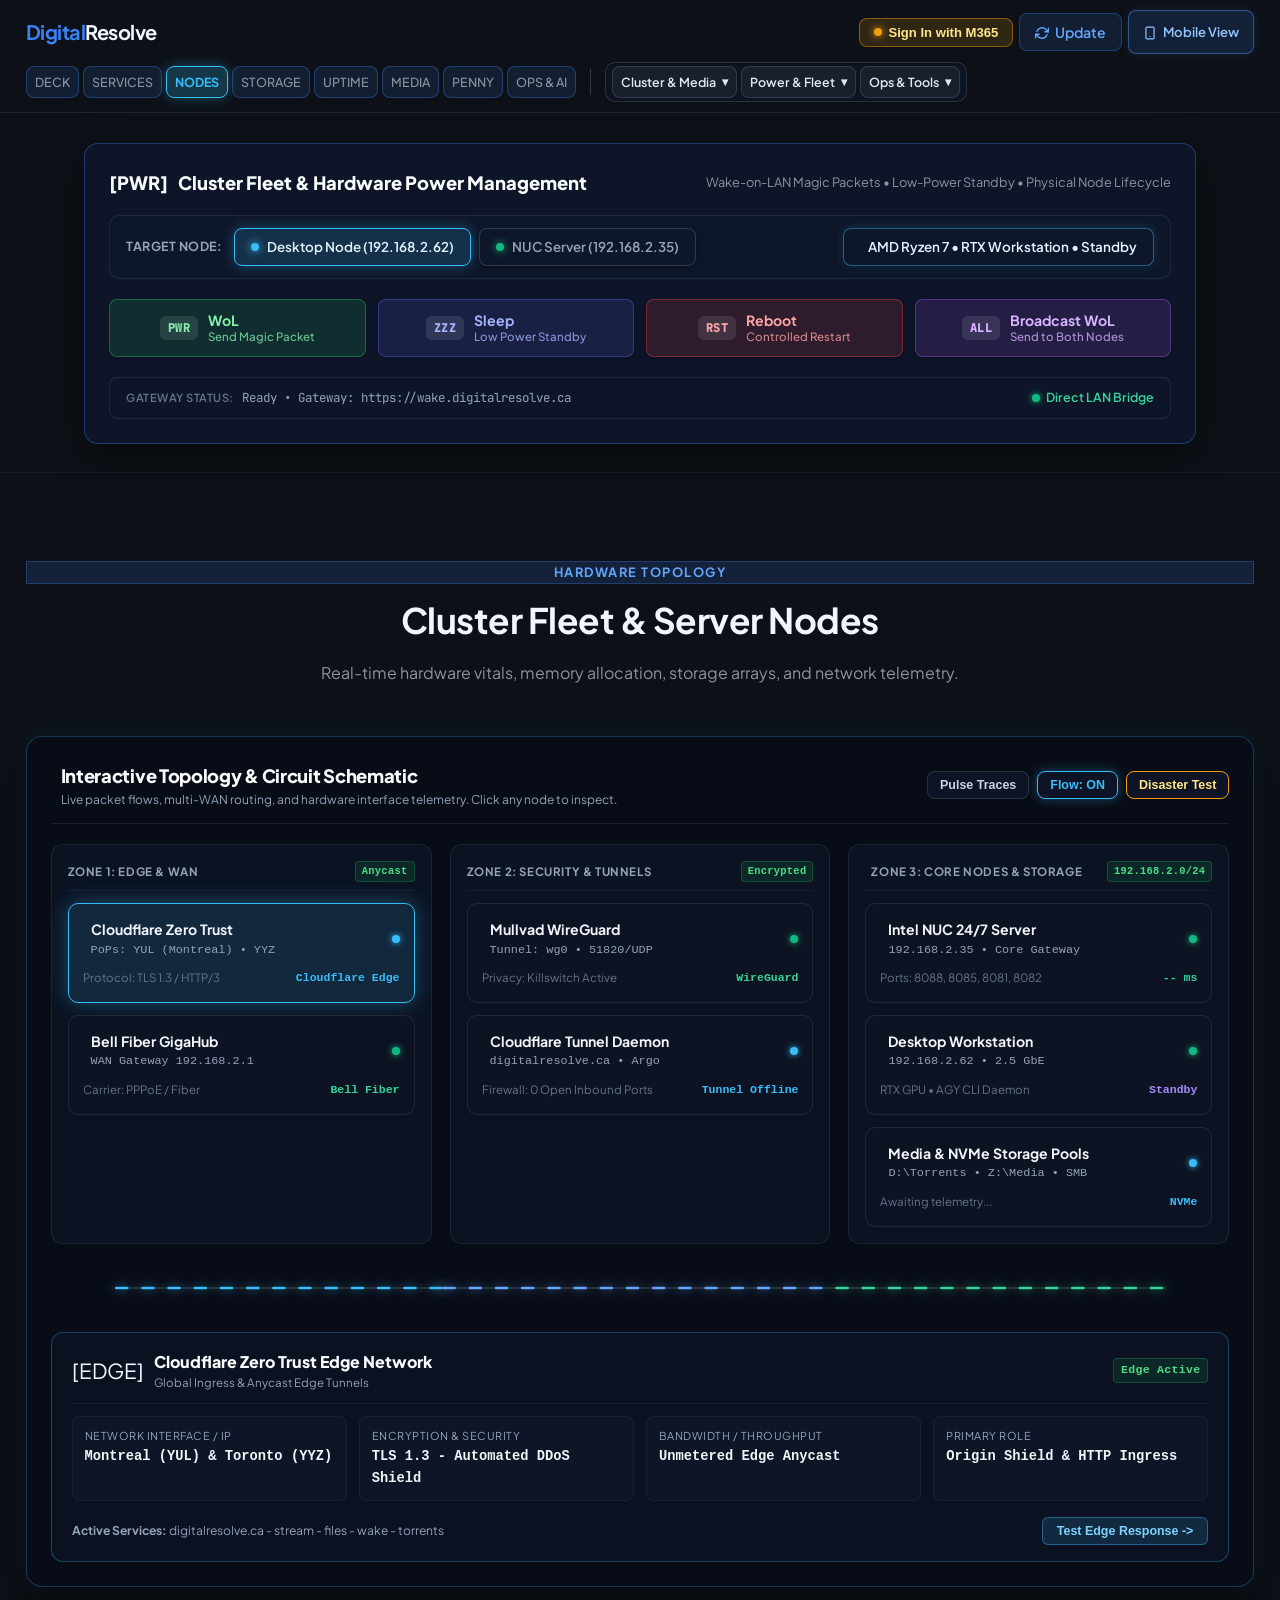
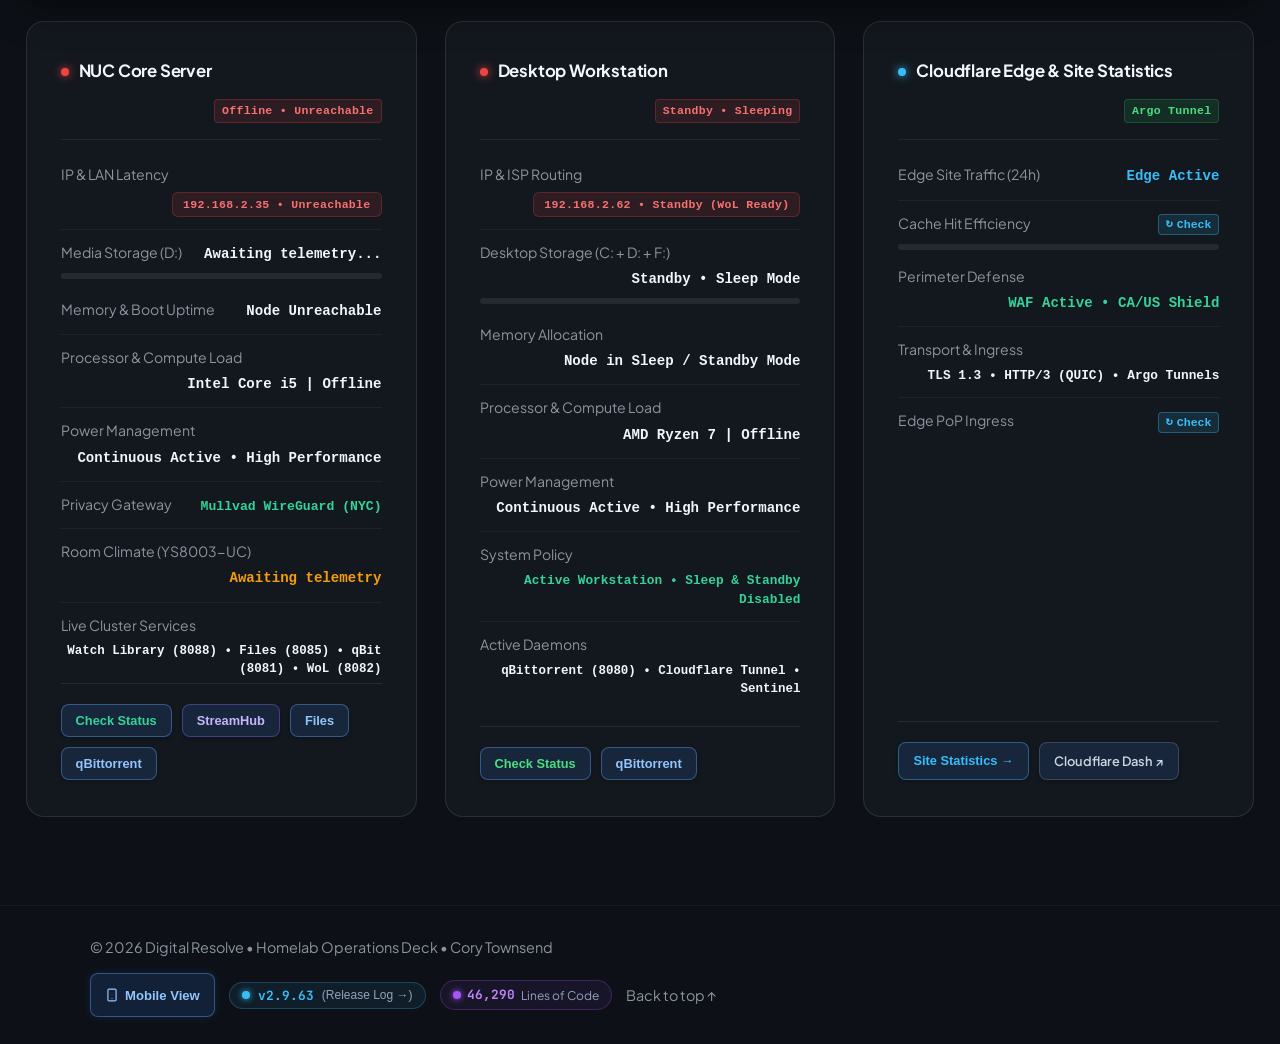
<file: fleet.html>
<!DOCTYPE html>
<html lang="en">
<head>
  <meta charset="UTF-8">
  <meta name="viewport" content="width=device-width, initial-scale=1.0">
  <meta http-equiv="Cache-Control" content="no-cache, no-store, must-revalidate, max-age=0">
  <meta http-equiv="Pragma" content="no-cache">
  <meta http-equiv="Expires" content="0">
  <title>Nodes - Hardware & Cluster Infrastructure</title>
  <link rel="icon" type="image/svg+xml" href="data:image/svg+xml,%3Csvg xmlns='http://www.w3.org/2000/svg' viewBox='0 0 32 32'%3E%3Crect width='32' height='32' rx='8' fill='%230b0f17'/%3E%3Cpath d='M8 22V10h7a6 6 0 0 1 0 12H8zm4-3.5h3a2.5 2.5 0 0 0 0-5h-3v5z' fill='%2338bdf8'/%3E%3C/svg%3E">
  <meta name="description" content="Digital Resolve Homelab Operations Deck v2.9.63 - Nodes - Hardware & Cluster Infrastructure">
  <link rel="stylesheet" href="styles.css?v=2.9.63">
  <link rel="preconnect" href="https://fonts.googleapis.com">
  <link rel="preconnect" href="https://fonts.gstatic.com" crossorigin>
  <link rel="preconnect" href="https://wake.digitalresolve.ca">
  <link rel="preconnect" href="https://cam.digitalresolve.ca">
  <link href="https://fonts.googleapis.com/css2?family=JetBrains+Mono:wght@400;500;600;700&family=Plus+Jakarta+Sans:wght@400;500;600;700;800&display=swap" rel="stylesheet">
  <link rel="canonical" href="https://digitalresolve.ca/fleet.html" />
  <script>
    (function() {
      try {
        var stored = localStorage.getItem('dr_layout_mode');
        var isMobile = false;
        if (stored === 'mobile') {
          isMobile = true;
        } else if (stored === 'desktop') {
          isMobile = false;
        } else {
          isMobile = (window.innerWidth <= 768) || Boolean(window.matchMedia && window.matchMedia('(max-height: 500px) and (pointer: coarse)').matches);
        }
        var doc = document.documentElement;
        if (isMobile) {
          doc.setAttribute('data-layout-mode', 'mobile');
          doc.classList.add('mobile-layout');
        } else {
          doc.setAttribute('data-layout-mode', 'desktop');
          doc.classList.add('desktop-layout');
          if (stored === 'desktop') {
            doc.classList.add('desktop-forced');
          }
        }
      } catch(e) {}
    })();
  </script>
</head>
<body id="top">
  <a href="#main-content" class="skip-to-content">Skip to main content</a>
  <header class="header" id="site-header">
    <div class="container nav-container">
      <a href="index.html#deck" class="logo" title="DigitalResolve Homelab Deck">
        <span class="logo-text-group"><span class="logo-accent">Digital</span>Resolve</span>
        </a>
      <nav class="nav-links">
        <!-- Primary Category Pages Navigation -->
        <div class="nav-pages-group">
          <a href="index.html" class="btn-nav">DECK</a>
          <a href="services.html" class="btn-nav">SERVICES</a>
          <a href="fleet.html" class="btn-nav active" aria-current="page">NODES</a>
          <a href="storage.html" class="btn-nav">STORAGE</a>
          <a href="uptime.html" class="btn-nav">UPTIME</a>
          <a href="media.html" class="btn-nav">MEDIA</a>
          <a href="penny.html" class="btn-nav">PENNY</a>
          <a href="ops.html" class="btn-nav">OPS &amp; AI</a>
        </div>

        <div class="nav-divider" aria-hidden="true"></div>

        <!-- Contextual Quick-Action Tool Menus -->
        <div class="nav-tools-group">

        <!-- Consolidated Menu 1: Cluster & Media -->
        <div class="dropdown">
          <button type="button" class="btn-nav" id="cluster-menu-btn" aria-haspopup="true" aria-expanded="false" title="Cluster Nodes, Media Streaming, and NUC Microservices">
            <span>Cluster &amp; Media</span> <span class="dropdown-arrow">&#9662;</span>
          </button>
          <div class="dropdown-menu">
            <a href="uptime.html#service-status" class="btn-action-item" title="Open Live Homelab Service Status Dashboard">
              <span class="dropdown-dot" style="background-color: #10b981; box-shadow: 0 0 8px #10b981;"></span>
              <span>Live Service Status Dashboard</span>
              <span class="item-tag online">Live</span>
            </a>
            <a href="storage.html" class="btn-action-item" title="Open Tiered Storage &amp; Live Data Flow Schematic">
              <span class="dropdown-dot" style="background-color: #38bdf8; box-shadow: 0 0 8px #38bdf8;"></span>
              <span>Tiered Storage Live Flow</span>
              <span class="item-tag online">4 Tiers</span>
            </a>
            <a href="ops.html#nuc-services" class="btn-action-item" title="Open NUC 24/7 Telemetry &amp; Microservices Suite">
              <span class="dropdown-dot" style="background-color: #10b981; box-shadow: 0 0 8px #10b981;"></span>
              <span>NUC 24/7 Services Suite</span>
              <span class="item-tag online">Active</span>
            </a>
            <a href="javascript:void(0)" onclick="launchProtectedService('https://stream.digitalresolve.ca', 'Watch Library &amp; StreamHub (stream.digitalresolve.ca)')" class="btn-action-item" title="Open Watch Library (stream.digitalresolve.ca)">
              <span class="dropdown-dot" style="background-color: #38bdf8; box-shadow: 0 0 8px #38bdf8;"></span>
              <span>Watch Library (Stream 4K/HD)</span>
              <span class="item-tag online">Live</span>
            </a>
            <a href="javascript:void(0)" onclick="launchProtectedService('https://jellyfin.digitalresolve.ca', 'Jellyfin Media Server (jellyfin.digitalresolve.ca)')" class="btn-action-item" title="Open Jellyfin Media Server">
              <span class="dropdown-dot" style="background-color: #a855f7; box-shadow: 0 0 8px #a855f7;"></span>
              <span>Jellyfin Media Server</span>
              <span class="item-tag online">Port 8096</span>
            </a>
            <a href="javascript:void(0)" onclick="launchProtectedService('https://files.digitalresolve.ca/files/', 'Media &amp; File Vault (files.digitalresolve.ca)')" class="btn-action-item" title="Open File Vault (files.digitalresolve.ca)">
              <span class="dropdown-dot dot-2"></span>
              <span>Browse Media &amp; Files (NUC)</span>
              <span class="item-tag">Vault</span>
            </a>
            <a href="javascript:void(0)" onclick="launchProtectedService('https://audiobooks.digitalresolve.ca', 'Audiobook Server (Audiobookshelf)')" class="btn-action-item" title="Open Audiobook Server (audiobooks.digitalresolve.ca)">
              <span class="dropdown-dot" style="background-color: #fbbf24; box-shadow: 0 0 8px #fbbf24;"></span>
              <span>Audiobook Server (Audiobookshelf)</span>
              <span class="item-tag online">Port 3333</span>
            </a>
            <a href="javascript:void(0)" onclick="openTailscaleModal()" class="btn-action-item" title="Connect Tailscale Mesh VPN to access LAN services directly anywhere">
              <span class="dropdown-dot" style="background-color: #06b6d4; box-shadow: 0 0 8px #06b6d4;"></span>
              <span>⚡ Connect LAN Mesh (Tailscale)</span>
              <span class="item-tag" style="background: rgba(6, 182, 212, 0.15); color: #06b6d4; border: 1px solid rgba(6, 182, 212, 0.3);">Mesh VPN</span>
            </a>
            <div class="dropdown-divider"></div>
            <a href="penny.html#camera-feed-card" class="btn-action-item" title="Penny's Cat Hub - Live Optical Stream &amp; Smart Feeder IoT">
              <span class="dropdown-dot" style="background-color: #f472b6; box-shadow: 0 0 8px #f472b6;"></span>
              <span>Penny's Cat Hub (Stream &amp; Feeder)</span>
              <span class="item-tag feeder-nav-status-badge">Checking &bull; 192.168.2.22</span>
            </a>
            <div class="dropdown-divider"></div>
            <a href="javascript:void(0)" onclick="launchProtectedService('https://torrents.digitalresolve.ca', 'qBittorrent Workstation (torrents.digitalresolve.ca)')" class="btn-action-item" title="Open Workstation qBittorrent">
              <span class="dropdown-dot dot-1"></span>
              <span>Torrents (Desktop qBit)</span>
              <span class="item-tag" id="desktop-disk-tag">--</span>
            </a>
            <a href="javascript:void(0)" onclick="launchProtectedService('https://torrents2.digitalresolve.ca', 'qBittorrent NUC (torrents2.digitalresolve.ca)')" class="btn-action-item" title="Open NUC qBittorrent">
              <span class="dropdown-dot dot-2"></span>
              <span>Torrents (NUC qBit)</span>
              <span class="item-tag" id="nuc-disk-tag">--</span>
            </a>
            <a href="javascript:void(0)" onclick="openMagnetModal()" class="btn-action-item" title="Open Rapid Torrent &amp; Magnet Ingestion Console">
              <span class="dropdown-dot" style="background-color: #38bdf8; box-shadow: 0 0 8px #38bdf8;"></span>
              <span>+ Quick-Drop Magnet Link</span>
              <span class="item-tag">Inject</span>
            </a>
            <div class="dropdown-divider"></div>
            <a href="javascript:void(0)" onclick="launchProtectedService('https://sonarr.digitalresolve.ca', 'Sonarr (TV Automation)')" class="btn-action-item" title="Open Sonarr TV Automation">
              <span class="dropdown-dot" style="background-color: #38bdf8; box-shadow: 0 0 8px #38bdf8;"></span>
              <span>Sonarr (TV Automation)</span>
              <span class="item-tag online">Port 8990</span>
            </a>
            <a href="javascript:void(0)" onclick="launchProtectedService('https://radarr.digitalresolve.ca', 'Radarr (Movie Automation)')" class="btn-action-item" title="Open Radarr Movie Automation">
              <span class="dropdown-dot" style="background-color: #fb923c; box-shadow: 0 0 8px #fb923c;"></span>
              <span>Radarr (Movie Automation)</span>
              <span class="item-tag online">Port 7878</span>
            </a>
            <a href="javascript:void(0)" onclick="launchProtectedService('https://prowlarr.digitalresolve.ca', 'Prowlarr (Indexer Swarm)')" class="btn-action-item" title="Open Prowlarr Indexer Swarm">
              <span class="dropdown-dot" style="background-color: #f87171; box-shadow: 0 0 8px #f87171;"></span>
              <span>Prowlarr (Indexers)</span>
              <span class="item-tag online">Port 9696</span>
            </a>
            <a href="javascript:void(0)" onclick="launchProtectedService('https://readarr.digitalresolve.ca', 'Readarr (Book Automation)')" class="btn-action-item" title="Open Readarr Book Automation">
              <span class="dropdown-dot" style="background-color: #34d399; box-shadow: 0 0 8px #34d399;"></span>
              <span>Readarr (Book Automation)</span>
              <span class="item-tag online">Port 8787</span>
            </a>
            <div class="dropdown-divider"></div>
            <div class="disk-widget" id="nuc-disk-widget">
              <div class="disk-widget-header">
                <span class="disk-label">NUC Storage (D:)</span>
                <span class="disk-val" id="nuc-disk-val">--</span>
              </div>
              <div class="disk-bar-bg">
                <div class="disk-bar-fill" id="nuc-disk-bar" style="width: 0%;"></div>
              </div>
              <div class="disk-subtext" id="nuc-disk-sub">Awaiting telemetry...</div>
            </div>
            <div class="disk-widget" id="desktop-disk-widget" style="margin-top: 10px;">
              <div class="disk-widget-header">
                <span class="disk-label">Desktop Storage (C: + D: + F:)</span>
                <span class="disk-val" id="desktop-disk-val">--</span>
              </div>
              <div class="disk-bar-bg">
                <div class="disk-bar-fill" id="desktop-disk-bar" style="width: 0%; background: linear-gradient(90deg, #38bdf8, #10b981);"></div>
              </div>
              <div class="disk-subtext" id="desktop-disk-sub">Awaiting telemetry...</div>
            </div>
          </div>
        </div>

        <!-- Consolidated Menu 2: Power & Fleet -->
        <div class="dropdown">
          <button type="button" class="btn-nav" id="wol-btn" aria-haspopup="true" aria-expanded="false" title="Wake-on-LAN, Remote Power, and Hardware Topology">
            <span>Power &amp; Fleet</span> <span class="dropdown-arrow">&#9662;</span>
          </button>
          <div class="dropdown-menu">
            <button type="button" class="btn-action-item" onclick="sendWol('desktop')" title="Send Wake-on-LAN Magic Packet to Desktop">
              <span class="dropdown-dot dot-1" id="badge-desktop"></span>
              <span>Wake Desktop</span>
              <span class="item-tag online" id="status-tag-desktop">Active</span>
            </button>
            <button type="button" class="btn-action-item btn-sleep" onclick="sendSleep('desktop')" title="Put Desktop PC into Sleep Standby">
              <span class="dropdown-dot dot-sleep"></span>
              <span>Sleep Desktop</span>
              <span class="item-tag">Standby</span>
            </button>
            <button type="button" class="btn-action-item" onclick="sendWol('nuc')" title="Send Wake-on-LAN Magic Packet to NUC Server">
              <span class="dropdown-dot dot-2" id="badge-nuc"></span>
              <span>Wake NUC</span>
              <span class="item-tag online" id="status-tag-nuc">24/7 Core</span>
            </button>
            <button type="button" class="btn-action-item" onclick="sendWol('both')" title="Broadcast Wake-on-LAN Magic Packets to Both Desktop and NUC">
              <span class="dropdown-dot dot-1"></span>
              <span>Wake Both</span>
            </button>
            <div class="dropdown-divider"></div>
            <a href="fleet.html#fleet" class="btn-action-item" title="Jump to Cluster Hardware Topology &amp; Circuit Schematic">
              <span class="dropdown-dot" style="background-color: #38bdf8; box-shadow: 0 0 8px #38bdf8;"></span>
              <span>Hardware Topology &amp; Schematic</span>
              <span class="item-tag">Schematic</span>
            </a>
            <a href="uptime.html#uptime" class="btn-action-item" title="Jump to Cluster Availability &amp; 90-Day SLA History">
              <span class="dropdown-dot" style="background-color: #10b981; box-shadow: 0 0 8px #10b981;"></span>
              <span>90-Day SLA &amp; Uptime History</span>
              <span class="item-tag online nav-sla-tag">--</span>
            </a>
            <button type="button" class="btn-action-item" onclick="openCloudflareStatsModal()" title="View Cloudflare Edge Traffic, Cache &amp; Security Statistics">
              <span class="dropdown-dot" style="background-color: #38bdf8; box-shadow: 0 0 8px #38bdf8;"></span>
              <span>Cloudflare Site Statistics</span>
              <span class="item-tag" style="background: rgba(56, 189, 248, 0.15); color: #38bdf8;">Edge Analytics</span>
            </button>
            <div class="dropdown-divider"></div>
            <button type="button" class="btn-action-item" onclick="checkStatus('nuc')" title="Query Live Status and Latency for NUC Server">
              <span class="dropdown-dot dot-2"></span>
              <span>Ping NUC Server</span>
              <span class="item-tag online" id="latency-nuc">-- ms</span>
            </button>
            <button type="button" class="btn-action-item" onclick="checkStatus('desktop')" title="Query Live Status and Latency for Desktop">
              <span class="dropdown-dot dot-1"></span>
              <span>Ping Desktop Node</span>
              <span class="item-tag online" id="latency-desktop">-- ms</span>
            </button>
          </div>
        </div>

        <!-- Consolidated Menu 3: Ops, AI & Resilience -->
        <div class="dropdown">
          <button type="button" class="btn-nav" id="ops-menu-btn" aria-haspopup="true" aria-expanded="false" title="Antigravity Autonomous Agent, Disaster Resilience Test, and AI Telemetry">
            <span>Ops &amp; Tools</span> <span class="dropdown-arrow">&#9662;</span>
          </button>
          <div class="dropdown-menu">
            <button type="button" class="btn-action-item agy-session-link-btn" onclick="openEmbeddedConsole()" title="Open Live Interactive Terminal for Active AGY Session">
              <span class="dropdown-dot" style="background-color: #38bdf8; box-shadow: 0 0 8px #38bdf8;"></span>
              <span>Open AGY Terminal (Auto-Detect)</span>
              <span class="item-tag online">Live</span>
            </button>
            <a href="ops.html#ops-ai" class="btn-action-item" title="Jump to In-Page Compute &amp; Live Terminal Operations Console">
              <span class="dropdown-dot dot-1"></span>
              <span>In-Page Live Terminal</span>
              <span class="item-tag">Ops Hub</span>
            </a>
            <button type="button" class="btn-action-item" onclick="openEmbeddedConsole(true)" title="Open Fullscreen Antigravity Command &amp; Telemetry Console">
              <span class="dropdown-dot dot-1"></span>
              <span>Fullscreen AGY Console</span>
              <span class="item-tag online">Active</span>
            </button>
            <div class="dropdown-divider"></div>
            <button type="button" class="btn-action-item" onclick="openDisasterModal()" title="Launch Disaster Recovery Test Workbench">
              <span class="dropdown-dot" style="background-color: #f59e0b; box-shadow: 0 0 8px #f59e0b;"></span>
              <span>Disaster Test &amp; Chaos Lab</span>
              <span class="item-tag">Chaos Lab</span>
            </button>
            <button type="button" class="btn-action-item" onclick="openChangelogModal()" title="View System Release History">
              <span class="dropdown-dot dot-2"></span>
              <span>Release Changelog (<span id="menu-changelog-ver">v2.9.63</span>)</span>
            </button>
            <button type="button" class="btn-action-item" id="menu-sso-auth-btn" onclick="lockSSO(true, event)" title="Sign out and refresh deck behind Microsoft 365 SSO">
              <span class="dropdown-dot" style="background-color: #ef4444; box-shadow: 0 0 6px #ef4444;"></span>
              <span>Sign Out (M365)</span>
              <span class="item-tag">Sign Out</span>
            </button>
            <div class="dropdown-divider"></div>
            <!-- Embedded AI Token Widget -->
            <div style="padding: 8px 14px 6px; font-size: 0.78rem;">
              <div style="display: flex; justify-content: space-between; align-items: center; margin-bottom: 4px;">
                <span style="color: #94a3b8; font-weight: 600;">Antigravity Quota:</span>
                <span id="menu-token-val" class="mono" style="font-weight: 700; color: #38bdf8;">--% Weekly</span>
              </div>
              <!-- Weekly Limit Progress Bar -->
              <div style="font-size: 0.7rem; color: #cbd5e1; margin-bottom: 2px; display: flex; justify-content: space-between;">
                <span>Gemini Weekly Limit</span>
                <span style="color: #34d399; font-weight: 700;" id="menu-pct-flash">--% Remaining</span>
              </div>
              <div class="model-progress-bar" id="menu-progress-bar" title="Gemini Weekly Limit">
                <div class="model-segment flash" id="menu-bar-flash" style="width: 0%; background: #38bdf8;"></div>
                <div class="model-segment pro" id="menu-bar-pro" style="width: 0%; display: block; background: rgba(255,255,255,0.15);"></div>
              </div>
              <!-- 5-Hour Limit Progress Bar -->
              <div style="font-size: 0.7rem; color: #cbd5e1; margin-top: 6px; margin-bottom: 2px; display: flex; justify-content: space-between;">
                <span>5-Hour Rolling Limit</span>
                <span style="color: #f59e0b; font-weight: 700;" id="menu-pct-5h">--% (--)</span>
              </div>
              <div class="model-progress-bar" id="menu-progress-bar-5h" title="5-Hour Rolling Limit">
                <div class="model-segment" id="menu-bar-5h" style="width: 0%; background: #f59e0b;"></div>
              </div>
              <div style="margin-top: 6px; font-size: 0.68rem; color: #64748b; display: flex; justify-content: space-between; flex-wrap: wrap; gap: 4px 10px;">
                <span>Account: <span id="menu-account-user" style="color: #cbd5e1;">--</span></span>
                <span style="white-space: nowrap;">Claude/GPT: <span id="menu-claude-pct" style="color: #34d399; font-weight: 700;">--</span></span>
              </div>
            </div>
          </div>
        </div>
        </div>
      </nav>

      <!-- Top Right Actions: Dedicated SSO Login / Logout Controls & Layout Toggle -->
      <div class="nav-mobile-actions">
        <!-- Top Dedicated SSO Controls -->
        <div id="top-sso-container" class="top-sso-container">
          <!-- Logged Out: SSO Login Button -->
          <button type="button" class="btn-sso-login" id="top-sso-login-btn" onclick="unlockSSO('m365')" title="Sign in with Microsoft 365 Entra ID SSO">
            <span class="dropdown-dot" style="background-color: #f59e0b; box-shadow: 0 0 8px #f59e0b;"></span>
            <span>Sign In with M365</span>
          </button>

          <!-- Logged In: User Profile Badge & Dedicated Logout Button -->
          <div id="top-sso-authed-group" class="top-sso-authed-group" style="display: none;">
            <div class="top-sso-user-pill" title="Authenticated via Microsoft 365 Entra ID">
              <span class="dropdown-dot" style="background-color: #10b981; box-shadow: 0 0 6px #10b981;"></span>
              <span id="top-sso-user-name">Cory Townsend</span>
            </div>
            <button type="button" class="btn-sso-logout" id="top-sso-logout-btn" onclick="lockSSO(true, event)" title="Sign out of Microsoft 365 Admin Session">
              <span>Sign Out (M365)</span>
            </button>
          </div>
        </div>

                <button type="button" class="btn-nav poll-data-btn" id="btn-poll-real-data" onclick="pollRealData(this)" title="Poll real live telemetry from NUC &amp; Desktop cluster" aria-label="Poll Real Telemetry">
          <span id="poll-data-icon"><svg width="14" height="14" viewBox="0 0 24 24" fill="none" stroke="currentColor" stroke-width="2.5" stroke-linecap="round" stroke-linejoin="round" style="vertical-align: -2px;"><polyline points="23 4 23 10 17 10"></polyline><polyline points="1 20 1 14 7 14"></polyline><path d="M3.51 9a9 9 0 0 1 14.85-3.36L23 10M1 14l4.64 4.36A9 9 0 0 0 20.49 15"></path></svg></span>
          <span class="poll-data-text" id="poll-data-text">Update</span>
        </button>
        <button type="button" class="btn-nav layout-toggle-btn" id="layout-toggle-nav" onclick="toggleLayoutMode()" title="Switch layout mode (Mobile / Desktop)" aria-label="Toggle Layout Mode">
          <span class="layout-toggle-icon" id="layout-toggle-nav-icon"><svg width="14" height="14" viewBox="0 0 24 24" fill="none" stroke="currentColor" stroke-width="2" stroke-linecap="round" stroke-linejoin="round" style="vertical-align: -2px;"><rect x="5" y="2" width="14" height="20" rx="2" ry="2"></rect><line x1="12" y1="18" x2="12.01" y2="18"></line></svg></span>
          <span class="layout-toggle-text" id="layout-toggle-nav-text">Mobile View</span>
        </button>
        <button type="button" class="btn-nav nav-menu-toggle" id="nav-menu-toggle" onclick="toggleMobileNav()" aria-label="Toggle navigation menu" aria-expanded="false">
          <span id="nav-toggle-icon">&#9776;</span>
        </button>
      </div>
    </div>
  </header>

  <main id="main-content" style="padding-top: 30px;">
    <div class="container" style="max-width: 1400px; margin: 0 auto; padding: 0 20px;">
      <!-- Hardware Fleet Lifecycle & Remote Power Operations -->
      <div class="control-matrix-card" id="fleet-quick-controls" style="margin-bottom: 28px;">
        <div class="control-matrix-header">
          <div class="control-matrix-title">
            <span>[PWR]</span> Cluster Fleet &amp; Hardware Power Management
          </div>
          <div style="font-size: 0.8rem; color: #8b949e;">
            Wake-on-LAN Magic Packets &bull; Low-Power Standby &bull; Physical Node Lifecycle
          </div>
        </div>

        <!-- Top Target Node Selector Bar -->
        <div class="control-node-bar">
          <div style="display: flex; align-items: center; gap: 12px; flex-wrap: wrap;">
            <span style="font-size: 0.78rem; text-transform: uppercase; font-weight: 700; color: #94a3b8; letter-spacing: 0.5px;">Target Node:</span>
            <div class="target-node-pill-group" id="power-target-group">
              <button type="button" class="btn btn-secondary btn-node-pill active" id="btn-target-desktop" onclick="onPowerTargetChange('desktop')">
                <span class="dropdown-dot dot-1"></span>
                <span>Desktop Node (192.168.2.62)</span>
              </button>
              <button type="button" class="btn btn-secondary btn-node-pill" id="btn-target-nuc" onclick="onPowerTargetChange('nuc')">
                <span class="dropdown-dot dot-2"></span>
                <span>NUC Server (192.168.2.35)</span>
              </button>
            </div>
          </div>
          <button type="button" class="btn btn-secondary node-state-pill target-desktop" id="power-target-status-pill" onclick="togglePowerTarget()" title="Click to toggle target between Desktop Node and NUC Server">
            <span class="status-indicator online" id="power-target-dot" style="background-color: #38bdf8; box-shadow: 0 0 8px #38bdf8;"></span>
            <span id="power-target-desc">AMD Ryzen 7 &bull; RTX Workstation</span>
          </button>
        </div>

        <!-- Consolidated Action Button Grid -->
        <div class="power-btn-grid" style="display: grid; grid-template-columns: repeat(auto-fit, minmax(200px, 1fr)); gap: 12px; margin-bottom: 20px;">
          <!-- Action 1: WoL -->
          <button type="button" class="btn-control action-wake" id="pwr-btn-wake" onclick="triggerNodePower('wake')">
            <span class="btn-control-icon">PWR</span>
            <div class="btn-control-body">
              <div class="btn-control-title">WoL</div>
              <div class="btn-control-sub">Send Magic Packet</div>
            </div>
          </button>

          <!-- Action 2: Sleep -->
          <button type="button" class="btn-control action-sleep" id="pwr-btn-sleep" onclick="triggerNodePower('sleep')">
            <span class="btn-control-icon">ZZZ</span>
            <div class="btn-control-body">
              <div class="btn-control-title">Sleep</div>
              <div class="btn-control-sub">Low Power Standby</div>
            </div>
          </button>

          <!-- Action 3: Reboot -->
          <button type="button" class="btn-control action-reboot" id="pwr-btn-reboot" onclick="triggerNodePower('reboot')">
            <span class="btn-control-icon">RST</span>
            <div class="btn-control-body">
              <div class="btn-control-title">Reboot</div>
              <div class="btn-control-sub">Controlled Restart</div>
            </div>
          </button>

          <!-- Action 4: Broadcast WoL -->
          <button type="button" class="btn-control action-broadcast" id="pwr-btn-broadcast" onclick="triggerBroadcastWoL()">
            <span class="btn-control-icon">ALL</span>
            <div class="btn-control-body">
              <div class="btn-control-title">Broadcast WoL</div>
              <div class="btn-control-sub">Send to Both Nodes</div>
            </div>
          </button>
        </div>

        <!-- Gateway Status Feedback Bar -->
        <div class="power-gateway-bar" style="background: rgba(15, 23, 42, 0.6); border: 1px solid rgba(255, 255, 255, 0.08); border-radius: 8px; padding: 10px 16px; display: flex; align-items: center; justify-content: space-between; font-size: 0.78rem;">
          <div style="display: flex; align-items: center; gap: 8px;">
            <span style="color: #64748b; font-weight: 600; text-transform: uppercase; font-size: 0.7rem; letter-spacing: 0.5px;">Gateway Status:</span>
            <span id="pwr-feedback-text" style="color: #94a3b8; font-family: 'JetBrains Mono', monospace;">Ready &bull; Gateway: https://wake.digitalresolve.ca</span>
          </div>
          <div style="display: flex; align-items: center; gap: 6px;">
            <span class="dropdown-dot" style="background-color: #10b981; box-shadow: 0 0 6px #10b981;"></span>
            <span style="color: #34d399; font-weight: 600;">Direct LAN Bridge</span>
          </div>
        </div>
      </div>
    </div>
    <section id="fleet" class="fleet-section">
      <div class="container">
        <div class="section-header">
          <span class="section-tag" style="background: rgba(59, 130, 246, 0.15); color: #60a5fa; border: 1px solid rgba(59, 130, 246, 0.3);">Hardware Topology</span>
          <h1>Cluster Fleet &amp; Server Nodes</h1>
          <p>Real-time hardware vitals, memory allocation, storage arrays, and network telemetry.</p>
        </div>

        <!-- Interactive Topology & Circuit Schematic Map -->
        <div class="schematic-section-container" id="topology-schematic">
          <div class="schematic-top-bar">
            <div class="schematic-title-group">
              <span style="font-size: 1.4rem;"></span>
              <div>
                <div class="schematic-main-title">Interactive Topology &amp; Circuit Schematic</div>
                <div class="schematic-sub-title">Live packet flows, multi-WAN routing, and hardware interface telemetry. Click any node to inspect.</div>
              </div>
            </div>
            <div class="schematic-actions">
              <button type="button" class="btn-schematic-chip" id="btn-pulse-traces" onclick="pulseSchematicTraces()" title="Send ICMP test pulse wave across all circuit traces">
                Pulse Traces
              </button>
              <button type="button" class="btn-schematic-chip pulse-active" id="btn-toggle-flow" aria-pressed="true" onclick="toggleCircuitFlow()" title="Toggle live animated packet flow stream">
                Flow: ON
              </button>
              <button type="button" class="btn-schematic-chip" onclick="openDisasterModal()" style="border-color: #f59e0b; color: #fde68a;" title="Open Disaster Recovery Test Workbench">
                Disaster Test
              </button>
            </div>
          </div>

          <div class="schematic-board">
            <div class="schematic-zones-grid">
              <!-- Zone 1: Global Edge & WAN Ingress -->
              <div class="schematic-zone">
                <div class="schematic-zone-header">
                  <span class="schematic-zone-title">Zone 1: Edge &amp; WAN</span>
                  <span class="item-tag online" style="font-size: 0.65rem; padding: 1px 6px;">Anycast</span>
                </div>

                <!-- Node: Cloudflare Edge -->
                <div class="schematic-node-card selected" id="s-node-cf" role="button" tabindex="0" onclick="selectSchematicNode('cf')" onkeydown="if(event.key==='Enter'||event.key===' '){event.preventDefault();this.click();}">
                  <div class="schematic-node-top">
                    <div class="schematic-node-title-group">
                      <span class="schematic-node-icon"></span>
                      <div>
                        <div class="schematic-node-name">Cloudflare Zero Trust</div>
                        <div class="schematic-node-ip">PoPs: YUL (Montreal) &bull; YYZ</div>
                      </div>
                    </div>
                    <span class="pulse-dot" style="background-color: #38bdf8; box-shadow: 0 0 6px #38bdf8;"></span>
                  </div>
                  <div class="schematic-node-meta">
                    <span>Protocol: TLS 1.3 / HTTP/3</span>
                    <span class="schematic-node-throughput" id="schematic-cf-throughput">--</span>
                  </div>
                </div>

                <!-- Node: Bell Gigabit Fiber -->
                <div class="schematic-node-card" id="s-node-bell" role="button" tabindex="0" onclick="selectSchematicNode('bell')" onkeydown="if(event.key==='Enter'||event.key===' '){event.preventDefault();this.click();}">
                  <div class="schematic-node-top">
                    <div class="schematic-node-title-group">
                      <span class="schematic-node-icon"></span>
                      <div>
                        <div class="schematic-node-name">Bell Fiber GigaHub</div>
                        <div class="schematic-node-ip">WAN Gateway 192.168.2.1</div>
                      </div>
                    </div>
                    <span class="pulse-dot" style="background-color: #10b981; box-shadow: 0 0 6px #10b981;"></span>
                  </div>
                  <div class="schematic-node-meta">
                    <span>Carrier: PPPoE / Fiber</span>
                    <span class="schematic-node-throughput" style="color: #34d399;" id="schematic-bell-throughput">--</span>
                  </div>
                </div>
              </div>

              <!-- Zone 2: Transport & Security Perimeter -->
              <div class="schematic-zone">
                <div class="schematic-zone-header">
                  <span class="schematic-zone-title">Zone 2: Security &amp; Tunnels</span>
                  <span class="item-tag online" style="font-size: 0.65rem; padding: 1px 6px;">Encrypted</span>
                </div>

                <!-- Node: Mullvad WireGuard -->
                <div class="schematic-node-card" id="s-node-vpn" role="button" tabindex="0" onclick="selectSchematicNode('vpn')" onkeydown="if(event.key==='Enter'||event.key===' '){event.preventDefault();this.click();}">
                  <div class="schematic-node-top">
                    <div class="schematic-node-title-group">
                      <span class="schematic-node-icon"></span>
                      <div>
                        <div class="schematic-node-name">Mullvad WireGuard</div>
                        <div class="schematic-node-ip">Tunnel: wg0 &bull; 51820/UDP</div>
                      </div>
                    </div>
                    <span class="pulse-dot" style="background-color: #10b981; box-shadow: 0 0 6px #10b981;"></span>
                  </div>
                  <div class="schematic-node-meta">
                    <span>Privacy: Killswitch Active</span>
                    <span class="schematic-node-throughput" style="color: #34d399;" id="schematic-vpn-throughput">WireGuard</span>
                  </div>
                </div>

                <!-- Node: Zero Trust Tunnel Relay -->
                <div class="schematic-node-card" id="s-node-tunnel" role="button" tabindex="0" onclick="selectSchematicNode('tunnel')" onkeydown="if(event.key==='Enter'||event.key===' '){event.preventDefault();this.click();}">
                  <div class="schematic-node-top">
                    <div class="schematic-node-title-group">
                      <span class="schematic-node-icon"></span>
                      <div>
                        <div class="schematic-node-name">Cloudflare Tunnel Daemon</div>
                        <div class="schematic-node-ip">digitalresolve.ca &bull; Argo</div>
                      </div>
                    </div>
                    <span class="pulse-dot" style="background-color: #38bdf8; box-shadow: 0 0 6px #38bdf8;"></span>
                  </div>
                  <div class="schematic-node-meta">
                    <span>Firewall: 0 Open Inbound Ports</span>
                    <span class="schematic-node-throughput" id="schematic-tunnel-throughput">Tunnel OK</span>
                  </div>
                </div>
              </div>

              <!-- Zone 3: Core Homelab Compute Cluster -->
              <div class="schematic-zone">
                <div class="schematic-zone-header">
                  <span class="schematic-zone-title"><span></span> Zone 3: Core Nodes &amp; Storage</span>
                  <span class="item-tag online" style="font-size: 0.65rem; padding: 1px 6px;">192.168.2.0/24</span>
                </div>

                <!-- Node: Intel NUC Core Server -->
                <div class="schematic-node-card" id="s-node-nuc" role="button" tabindex="0" onclick="selectSchematicNode('nuc')" onkeydown="if(event.key==='Enter'||event.key===' '){event.preventDefault();this.click();}">
                  <div class="schematic-node-top">
                    <div class="schematic-node-title-group">
                      <span class="schematic-node-icon"></span>
                      <div>
                        <div class="schematic-node-name">Intel NUC 24/7 Server</div>
                        <div class="schematic-node-ip">192.168.2.35 &bull; Core Gateway</div>
                      </div>
                    </div>
                    <span class="pulse-dot" style="background-color: #10b981; box-shadow: 0 0 6px #10b981;"></span>
                  </div>
                  <div class="schematic-node-meta">
                    <span>Ports: 8088, 8085, 8081, 8082</span>
                    <span class="schematic-node-throughput" style="color: #34d399;" id="schematic-nuc-throughput">-- ms</span>
                  </div>
                </div>

                <!-- Node: Desktop Workstation -->
                <div class="schematic-node-card" id="s-node-desktop" role="button" tabindex="0" onclick="selectSchematicNode('desktop')" onkeydown="if(event.key==='Enter'||event.key===' '){event.preventDefault();this.click();}">
                  <div class="schematic-node-top">
                    <div class="schematic-node-title-group">
                      <span class="schematic-node-icon"></span>
                      <div>
                        <div class="schematic-node-name">Desktop Workstation</div>
                        <div class="schematic-node-ip">192.168.2.62 &bull; 2.5 GbE</div>
                      </div>
                    </div>
                    <span class="pulse-dot" style="background-color: #10b981; box-shadow: 0 0 6px #10b981;"></span>
                  </div>
                  <div class="schematic-node-meta">
                    <span>RTX GPU &bull; AGY CLI Daemon</span>
                    <span class="schematic-node-throughput" style="color: #a78bfa;" id="schematic-desktop-throughput">2.5 Gbps</span>
                  </div>
                </div>

                <!-- Node: Storage Pools -->
                <div class="schematic-node-card" id="s-node-storage" role="button" tabindex="0" onclick="selectSchematicNode('storage')" onkeydown="if(event.key==='Enter'||event.key===' '){event.preventDefault();this.click();}">
                  <div class="schematic-node-top">
                    <div class="schematic-node-title-group">
                      <span class="schematic-node-icon"></span>
                      <div>
                        <div class="schematic-node-name">Media &amp; NVMe Storage Pools</div>
                        <div class="schematic-node-ip">D:\Torrents &bull; Z:\Media &bull; SMB</div>
                      </div>
                    </div>
                    <span class="pulse-dot" style="background-color: #38bdf8; box-shadow: 0 0 6px #38bdf8;"></span>
                  </div>
                  <div class="schematic-node-meta">
                    <span id="schematic-storage-capacity">Capacity: Awaiting telemetry...</span>
                    <span class="schematic-node-throughput" id="schematic-storage-throughput" style="color: #38bdf8;">--</span>
                  </div>
                </div>
              </div>
            </div>

            <!-- SVG Circuit Traces Diagram -->
            <svg class="schematic-circuits-svg" viewBox="0 0 900 60" preserveAspectRatio="none" aria-hidden="true">
              <!-- Background Circuit Track -->
              <path class="circuit-wire" id="trace-main-wire" d="M 50,30 L 250,30 Q 300,30 350,30 L 550,30 Q 600,30 650,30 L 850,30" />
              <!-- Animated Glowing Packet Flow Lines -->
              <path class="circuit-stream edge" id="flow-edge" d="M 50,30 L 300,30" />
              <path class="circuit-stream fiber" id="flow-fiber" d="M 300,30 L 600,30" />
              <path class="circuit-stream vpn" id="flow-vpn" d="M 600,30 L 850,30" />
            </svg>

            <!-- Dynamic Node Telemetry Inspector -->
            <div class="schematic-inspector-panel" id="schematic-inspector">
              <div class="inspector-header">
                <div class="inspector-title-row">
                  <span style="font-size: 1.3rem;" id="insp-icon"></span>
                  <div>
                    <div class="inspector-node-title" id="insp-title">Cloudflare Zero Trust Edge Network</div>
                    <div style="font-size: 0.72rem; color: #94a3b8;" id="insp-subtitle">Global Ingress &bull; Anycast Edge Tunnels</div>
                  </div>
                </div>
                <span class="item-tag online" id="insp-status-badge">Awaiting telemetry</span>
              </div>

              <div class="inspector-grid">
                <div class="inspector-stat-box">
                  <div class="inspector-stat-lbl">Network Interface / IP</div>
                  <div class="inspector-stat-val" id="insp-val-net">Montreal (YUL) &bull; Anycast</div>
                </div>
                <div class="inspector-stat-box">
                  <div class="inspector-stat-lbl">Encryption &amp; Security</div>
                  <div class="inspector-stat-val" id="insp-val-sec">TLS 1.3 &bull; DDoS Shield</div>
                </div>
                <div class="inspector-stat-box">
                  <div class="inspector-stat-lbl">Bandwidth / Throughput</div>
                  <div class="inspector-stat-val" id="insp-val-speed">Unmetered Edge Routing</div>
                </div>
                <div class="inspector-stat-box">
                  <div class="inspector-stat-lbl">Primary Role</div>
                  <div class="inspector-stat-val" id="insp-val-role">Origin Protection &amp; SSL</div>
                </div>
              </div>

              <div class="inspector-footer">
                <div class="inspector-services" id="insp-services">
                  <strong>Active Routes:</strong> digitalresolve.ca &bull; stream.digitalresolve.ca &bull; files.digitalresolve.ca &bull; wake.digitalresolve.ca
                </div>
                <button type="button" class="inspector-btn-action" id="insp-btn-action" onclick="schematicNodeAction()">
                  Run Live Diagnostic &rarr;
                </button>
              </div>
            </div>
          </div>
        </div>

        <div class="fleet-grid">
          <!-- NUC Server Card -->
          <div class="fleet-card">
            <div class="fleet-card-header">
              <div class="fleet-title-group">
                <span class="dropdown-dot dot-2" id="fleet-dot-nuc"></span>
                <span class="fleet-title">NUC Core Server</span>
              </div>
              <span class="item-tag online" id="fleet-badge-nuc">Online &bull; 24/7 Core</span>
            </div>
            <div class="fleet-metrics">
              <div class="metric-row">
                <span class="metric-name">IP &amp; LAN Latency</span>
                <span class="metric-val" id="fleet-latency-nuc">192.168.2.35 &bull; -- ms</span>
              </div>
              <div class="metric-row">
                <span class="metric-name">Media Storage (D:)</span>
                <span class="metric-val" id="fleet-storage-nuc">Awaiting telemetry...</span>
              </div>
              <div class="disk-bar-bg">
                <div class="disk-bar-fill" id="fleet-bar-nuc" style="width: 0%;"></div>
              </div>
              <div class="metric-row">
                <span class="metric-name">Memory &amp; Boot Uptime</span>
                <span class="metric-val" id="fleet-vitals-nuc">Awaiting telemetry...</span>
              </div>
              <div class="metric-row">
                <span class="metric-name">Processor &amp; Compute Load</span>
                <span class="metric-val" id="fleet-cpu-nuc">Awaiting telemetry...</span>
              </div>
              <div class="metric-row">
                <span class="metric-name">Power Management</span>
                <span class="metric-val">Continuous Active &bull; High Performance</span>
              </div>
              <div class="metric-row">
                <span class="metric-name">Privacy Gateway</span>
                <span class="metric-val" id="fleet-vpn-nuc" style="font-size: 0.82rem; color: #34d399;">Mullvad WireGuard (NYC)</span>
              </div>
              <div class="metric-row">
                <span class="metric-name">Room Climate (YS8003-UC)</span>
                <span class="metric-val" id="fleet-climate-nuc" style="color: #f59e0b;">Awaiting telemetry</span>
              </div>
              <div class="metric-row">
                <span class="metric-name">Live Cluster Services</span>
                <span class="metric-val" style="font-size: 0.78rem;">Watch Library (8088) &bull; Files (8085) &bull; qBit (8081) &bull; WoL (8082)</span>
              </div>
            </div>
            <div style="margin-top: 16px; padding-top: 14px; border-top: 1px solid rgba(255, 255, 255, 0.08); display: flex; gap: 8px; flex-wrap: wrap;">
              <button type="button" class="btn btn-secondary" style="font-size: 0.8rem; padding: 6px 12px; color: #34d399 !important;" onclick="checkStatus('nuc')" title="Query live telemetry for NUC Server">Check Status</button>
              <button type="button" onclick="launchProtectedService('https://stream.digitalresolve.ca', 'StreamHub (Port 8088)')" class="btn btn-secondary" style="font-size: 0.8rem; padding: 6px 12px; color: #c4b5fd !important; border-color: rgba(139, 92, 246, 0.4); cursor: pointer;">StreamHub</button>
              <button type="button" onclick="launchProtectedService('https://files.digitalresolve.ca/files/', 'File Server (Port 8085)')" class="btn btn-secondary" style="font-size: 0.8rem; padding: 6px 12px; cursor: pointer;">Files</button>
              <button type="button" onclick="launchProtectedService('https://torrents2.digitalresolve.ca', 'qBittorrent NUC (Port 8081)')" class="btn btn-secondary" style="font-size: 0.8rem; padding: 6px 12px; cursor: pointer;">qBittorrent</button>
            </div>
          </div>

          <!-- Desktop Workstation Card -->
          <div class="fleet-card">
            <div class="fleet-card-header">
              <div class="fleet-title-group">
                <span class="dropdown-dot dot-1" id="fleet-dot-desktop"></span>
                <span class="fleet-title">Desktop Workstation</span>
              </div>
              <span class="item-tag online" id="fleet-badge-desktop">Online &bull; Active</span>
            </div>
            <div class="fleet-metrics">
              <div class="metric-row">
                <span class="metric-name">IP &amp; ISP Routing</span>
                <span class="metric-val" id="fleet-latency-desktop">192.168.2.62 &bull; -- ms (Bell Gigabit)</span>
              </div>
              <div class="metric-row">
                <span class="metric-name">Desktop Storage (C: + D: + F:)</span>
                <span class="metric-val" id="fleet-storage-desktop">Awaiting telemetry...</span>
              </div>
              <div class="disk-bar-bg">
                <div class="disk-bar-fill" id="fleet-bar-desktop" style="width: 0%; background: linear-gradient(90deg, #38bdf8, #10b981);"></div>
              </div>
              <div class="metric-row">
                <span class="metric-name">Memory Allocation</span>
                <span class="metric-val" id="fleet-vitals-desktop">Awaiting telemetry...</span>
              </div>
              <div class="metric-row">
                <span class="metric-name">Processor &amp; Compute Load</span>
                <span class="metric-val" id="fleet-cpu-desktop">Awaiting telemetry...</span>
              </div>
              <div class="metric-row">
                <span class="metric-name">Power Management</span>
                <span class="metric-val">Continuous Active &bull; High Performance</span>
              </div>
              <div class="metric-row">
                <span class="metric-name">System Policy</span>
                <span class="metric-val" style="font-size: 0.8rem; color: #34d399;">Active Workstation &bull; Sleep &amp; Standby Disabled</span>
              </div>
              <div class="metric-row">
                <span class="metric-name">Active Daemons</span>
                <span class="metric-val" style="font-size: 0.78rem;">qBittorrent (8080) &bull; Cloudflare Tunnel &bull; Sentinel</span>
              </div>
            </div>
            <div style="margin-top: 16px; padding-top: 14px; border-top: 1px solid rgba(255, 255, 255, 0.08); display: flex; gap: 8px; flex-wrap: wrap;">
              <button type="button" class="btn btn-secondary" style="font-size: 0.8rem; padding: 6px 12px; color: #4ade80 !important;" onclick="checkStatus('desktop')" title="Query live telemetry for Desktop Workstation">Check Status</button>
              <button type="button" onclick="launchProtectedService('https://torrents.digitalresolve.ca', 'qBittorrent Workstation (Port 8080)')" class="btn btn-secondary" style="font-size: 0.8rem; padding: 6px 12px; cursor: pointer;">qBittorrent</button>
            </div>
          </div>

          <!-- Cloudflare Edge & Site Statistics Card -->
          <div class="fleet-card">
            <div class="fleet-card-header">
              <div class="fleet-title-group">
                <span class="dropdown-dot" style="background-color: #38bdf8; box-shadow: 0 0 8px #38bdf8;"></span>
                <span class="fleet-title">Cloudflare Edge &amp; Site Statistics</span>
              </div>
              <span class="item-tag online" id="edge-ingress-tag">--</span>
            </div>
            <div class="fleet-metrics">
              <div class="metric-row">
                <span class="metric-name">Edge Site Traffic (24h)</span>
                <span class="metric-val" id="edge-traffic-val" style="color: #38bdf8; font-weight: 700;">--</span>
              </div>
              <div class="metric-row">
                <span class="metric-name">Cache Hit Efficiency</span>
                <span class="metric-val" id="edge-cache-val">--</span>
              </div>
              <div class="disk-bar-bg" style="margin-bottom: 4px;">
                <div class="disk-bar-fill" id="edge-cache-bar" style="width: 0%; background: linear-gradient(90deg, #0284c7, #38bdf8);"></div>
              </div>
              <div class="metric-row">
                <span class="metric-name">Perimeter Defense</span>
                <span class="metric-val" id="edge-threats-val" style="color: #34d399;">Awaiting telemetry &bull; CA/US Shield</span>
              </div>
              <div class="metric-row">
                <span class="metric-name">Transport &amp; Ingress</span>
                <span class="metric-val" style="font-size: 0.8rem;">TLS 1.3 &bull; HTTP/3 (QUIC) &bull; Argo Tunnels</span>
              </div>
              <div class="metric-row">
                <span class="metric-name">Edge PoP Ingress</span>
                <span class="metric-val" id="edge-pops-val" style="font-size: 0.78rem;">YUL (Montreal) &bull; YYZ (Toronto)</span>
              </div>
            </div>
            <div style="margin-top: 16px; padding-top: 14px; border-top: 1px solid rgba(255, 255, 255, 0.08); display: flex; gap: 8px; flex-wrap: wrap;">
              <button type="button" class="btn btn-secondary" onclick="openCloudflareStatsModal()" style="font-size: 0.8rem; padding: 6px 12px; color: #38bdf8 !important; border-color: rgba(56, 189, 248, 0.4); cursor: pointer;" title="View comprehensive Cloudflare traffic and cache analytics">Site Statistics &rarr;</button>
              <a href="https://dash.cloudflare.com/" target="_blank" rel="noopener noreferrer" class="btn btn-secondary" style="font-size: 0.8rem; padding: 6px 12px; color: #cbd5e1 !important; border-color: rgba(255, 255, 255, 0.15);" title="Open official Cloudflare dashboard in a new tab">Cloudflare Dash &nearr;</a>
            </div>
          </div>
        </div>
      </div>
    </section>

    <!-- Compute, AI & Operations Console -->
  </main>
  <footer class="footer">
    <div class="container footer-container" style="display: flex; justify-content: space-between; align-items: center; flex-wrap: wrap; gap: 14px;">
      <p>&copy; 2026 Digital Resolve &bull; Homelab Operations Deck &bull; Cory Townsend</p>
      <div class="footer-meta" style="display: flex; align-items: center; flex-wrap: wrap; gap: 14px;">
        <button type="button" class="version-badge-btn layout-toggle-btn" id="layout-toggle-footer" onclick="toggleLayoutMode()" title="Switch layout mode (Mobile / Desktop)" aria-label="Toggle Layout Mode">
          <span class="layout-toggle-icon" id="layout-toggle-footer-icon"><svg width="14" height="14" viewBox="0 0 24 24" fill="none" stroke="currentColor" stroke-width="2" stroke-linecap="round" stroke-linejoin="round" style="vertical-align: -2px;"><rect x="5" y="2" width="14" height="20" rx="2" ry="2"></rect><line x1="12" y1="18" x2="12.01" y2="18"></line></svg></span>
          <span class="layout-toggle-text" id="layout-toggle-footer-text">Mobile View</span>
        </button>
        <button type="button" class="version-badge-btn" onclick="openChangelogModal()" title="View System Release Changelog">
          <span class="dropdown-dot" style="background-color: #38bdf8; box-shadow: 0 0 6px #38bdf8;"></span>
          <span class="mono" style="font-weight: 700; color: #38bdf8; font-size: 0.8rem;" id="footer-version-tag">v2.9.63</span>
          <span style="color: #94a3b8; font-size: 0.75rem;">(Release Log &rarr;)</span>
        </button>
        <div class="footer-loc-badge" id="footer-loc-badge" title="Project Codebase Scale: 46,290 Lines of Code (HTML: 27,975 lines | CSS: 7,863 lines | JS: 10,451 lines | CNAME)">
          <span class="dropdown-dot" style="background-color: #a855f7; box-shadow: 0 0 6px #a855f7;"></span>
          <span class="mono" style="font-weight: 700; color: #c084fc; font-size: 0.8rem;" id="project-loc-count">46,290</span>
          <span style="color: #94a3b8; font-size: 0.75rem;">Lines of Code</span>
        </div>
        <div class="footer-links">
          <a href="#top" onclick="scrollToTop(event)" role="button" aria-label="Back to top">Back to top &uarr;</a>
        </div>
      </div>
    </div>
  </footer>

  <!-- Floating Back to Top Button -->
  <button type="button" id="btn-floating-top" class="btn-floating-top" onclick="scrollToTop(event)" title="Back to top" aria-label="Back to top">
    <svg width="18" height="18" viewBox="0 0 24 24" fill="none" stroke="currentColor" stroke-width="2.5" stroke-linecap="round" stroke-linejoin="round">
      <path d="M18 15l-6-6-6 6"/>
    </svg>
  </button>

  <!-- Notification Toast -->
  <div id="wol-toast" class="wol-toast" role="alert" aria-live="polite">
    <span class="toast-dot" id="toast-dot"></span>
    <div class="toast-content">
      <span id="toast-message" class="toast-title">Notification</span>
      <span id="toast-subtext" class="toast-subtext"></span>
    </div>
  </div>
  <div id="magnet-modal-overlay" class="magnet-modal-overlay" style="display: none;" onclick="closeMagnetModalOnBackdrop(event)">
    <div class="magnet-modal" role="dialog" aria-modal="true" aria-label="Remote torrent magnet drop">
      <div class="magnet-header">
        <div class="magnet-title">[+] Remote Torrent / Magnet Drop</div>
        <button type="button" class="magnet-close" onclick="closeMagnetModal()" title="Close Remote Magnet Modal" aria-label="Close magnet dialog">&times;</button>
      </div>
      <div id="magnet-modal-unlocked">
        <p style="font-size: 0.85rem; color: var(--text-muted); margin-bottom: 14px; line-height: 1.5;">
          Inject any torrent or magnet link into your home server. Traffic is downloaded through Mullvad WireGuard VPN and auto-unpacked.
        </p>
        <textarea id="magnet-input" class="magnet-input" aria-label="Magnet link or torrent URL" placeholder="Paste magnet:?xt=... or .torrent HTTP URL here"></textarea>
        <div class="magnet-targets">
          <label class="magnet-target-label">
            <input type="radio" name="magnet-target" value="nuc" checked>
            <span>NUC Home Server (24/7 &bull; D:\Torrents)</span>
          </label>
          <label class="magnet-target-label">
            <input type="radio" name="magnet-target" value="desktop">
            <span>Desktop Workstation</span>
          </label>
        </div>
        <button type="button" class="magnet-submit-btn" id="magnet-submit-btn" onclick="submitMagnet()" title="Inject Torrent Magnet into qBittorrent via Mullvad VPN">Start Remote Download</button>
      </div>
      <!-- Locked SSO Gate Overlay for Magnet Modal -->
      <div id="magnet-modal-sso-gate" style="display: none; flex-direction: column; align-items: center; justify-content: center; gap: 16px; padding: 24px 16px; text-align: center;">
        <div style="width: 52px; height: 52px; border-radius: 50%; background: rgba(59, 130, 246, 0.15); border: 1px solid rgba(59, 130, 246, 0.4); display: flex; align-items: center; justify-content: center; font-size: 1.6rem;">
          <svg width="24" height="24" viewBox="0 0 24 24" fill="none" stroke="#38bdf8" stroke-width="2" stroke-linecap="round" stroke-linejoin="round"><rect x="3" y="11" width="18" height="11" rx="2" ry="2"></rect><path d="M7 11V7a5 5 0 0 1 10 0v4"></path></svg>
        </div>
        <div style="font-weight: 700; color: #f8fafc; font-size: 1.05rem;">Microsoft 365 Entra ID SSO Required</div>
        <p style="font-size: 0.85rem; color: #94a3b8; max-width: 380px; margin: 0 auto; line-height: 1.4;">
          Direct torrent and magnet ingestion to local storage drives requires authenticated administrator access.
        </p>
        <button type="button" class="btn btn-primary" onclick="unlockSSO('m365')" style="padding: 10px 22px; font-size: 0.92rem;">
          Sign In with M365
        </button>
      </div>
    </div>
  </div>
  <!-- Embedded Antigravity (AGY) Interactive Terminal Console Modal -->
  <div id="agy-console-modal-overlay" class="agy-modal-overlay" style="display: none;" onclick="closeAgyConsoleOnBackdrop(event)">
    <div class="agy-console-window" id="agy-console-window" role="dialog" aria-modal="true" aria-label="Antigravity live terminal">
      <div class="agy-console-header">
        <div class="agy-window-controls">
          <button type="button" class="win-dot dot-close" onclick="closeAgyConsole()" title="Close" aria-label="Close terminal console"></button>
          <button type="button" class="win-dot dot-min" onclick="closeAgyConsole()" title="Minimize" aria-label="Minimize terminal console"></button>
          <button type="button" class="win-dot dot-max" onclick="maximizeAgyConsole()" title="Fullscreen" aria-label="Toggle fullscreen terminal console"></button>
        </div>
        <div class="agy-console-title">
          <span class="pulse-dot" id="agy-modal-pulse-dot"></span>
          <span id="agy-modal-title-text">Antigravity (AGY) Live Terminal</span>
        </div>
        <div class="agy-console-header-actions">
          <span class="item-tag online" id="agy-console-status">ONLINE (Desktop :8082)</span>
          <button type="button" class="btn-console-act" onclick="resumeAgySessionOnDesktop()" style="color: #34d399; border-color: rgba(52, 211, 153, 0.4);" title="Resume Session webdev in Windows Terminal on Desktop">Resume on Desktop &nearr;</button>
          <button type="button" class="btn-console-act" onclick="startNewAgySession('desktop')" style="color: #60a5fa; border-color: rgba(59, 130, 246, 0.4);" title="Start New AGY Session on Desktop: agy --dangerously-skip-permissions">+ New: Desktop</button>
          <button type="button" class="btn-console-act" onclick="startNewAgySession('nuc')" style="color: #c084fc; border-color: rgba(192, 132, 252, 0.4);" title="Start New AGY Session on NUC: agy --dangerously-skip-permissions">+ New: NUC</button>
          <button type="button" class="btn-console-act" onclick="toggleConsoleAutoPoll()" id="btn-console-poll" aria-pressed="true" title="Toggle 2s Live Auto-Polling">Auto-Stream: ON</button>
          <button type="button" class="btn-console-act" onclick="refreshAgyConsole()" title="Refresh Now" aria-label="Refresh terminal stream">&#x21bb;</button>
          <button type="button" class="btn-console-act" onclick="closeAgyConsole()" title="Close Fullscreen Terminal Console" aria-label="Close terminal console">&times;</button>
        </div>
      </div>

      <!-- Quick Session Bar -->
      <div class="agy-session-meta-bar" id="agy-session-meta-bar" style="display: none;">
        <div class="meta-item"><span class="meta-lbl">Session:</span> <span class="meta-val"><strong style="color: #60a5fa;" id="agy-meta-name">Detecting...</strong></span></div>
        <div class="meta-item"><span class="meta-lbl">Session ID:</span> <span id="agy-meta-cid" class="meta-val mono">--</span></div>
        <div class="meta-item"><span class="meta-lbl">AGY All-Time Tokens:</span> <span class="meta-val mono" id="modal-token-count">-- (Syncing...)</span></div>
        <div class="meta-item"><span class="meta-lbl">Model Tier:</span> <span class="meta-val" id="modal-model-val" style="color: #34d399;">Detecting model...</span></div>
        <div class="meta-item"><span class="meta-lbl">Model Breakdown:</span> <span class="meta-val" id="modal-model-breakdown">Calculating breakdown...</span></div>
        <div class="meta-item"><span class="meta-lbl">Cost Efficiency:</span> <span class="meta-val" id="modal-savings-val" style="color: #34d399;">Calculating savings...</span></div>
        <div class="meta-item"><span class="meta-lbl">Node:</span> <span class="meta-val" id="agy-meta-node">Auto-Detect (NUC / Desktop)</span></div>
        <div class="meta-item"><span class="meta-lbl">Auth Gateway:</span> <span class="meta-val">wake.digitalresolve.ca (M365 Entra ID SSO)</span></div>
        <div class="meta-actions">
          <button type="button" class="meta-link-btn" onclick="refreshAgyConsole()" title="Force Refresh Stream">Refresh Stream &#x21bb;</button>
          <button type="button" class="meta-link-btn" onclick="launchAgySession('app')" title="Launch in Local AGY App">Open in App &nearr;</button>
          <button type="button" class="meta-link-btn" onclick="launchAgySession('copy')" title="Copy ID">Copy CID</button>
        </div>
      </div>

      <!-- Modal SSO Gate (Shown until unlocked) -->
      <div class="modal-sso-gate" id="modal-sso-gate" style="display: flex;">
        <div style="max-width: 560px; margin: 0 auto; display: flex; flex-direction: column; align-items: center; gap: 16px;">
          <div style="width: 56px; height: 56px; border-radius: 50%; background: rgba(59, 130, 246, 0.15); border: 1px solid rgba(59, 130, 246, 0.4); display: flex; align-items: center; justify-content: center; box-shadow: 0 0 24px rgba(59, 130, 246, 0.25);">
            <svg width="26" height="26" viewBox="0 0 24 24" fill="none" stroke="#60a5fa" stroke-width="2" stroke-linecap="round" stroke-linejoin="round"><rect x="3" y="11" width="18" height="11" rx="2" ry="2"></rect><path d="M7 11V7a5 5 0 0 1 10 0v4"></path></svg>
          </div>
          <div class="sso-badge-row">
            <span class="sso-badge-tag">Zero Trust Edge Protected</span>
            <span class="sso-badge-tag green">Entra ID MFA</span>
          </div>
          <h2 class="sr-only">Operations Console</h2>
          <h3 style="font-size: 1.25rem; font-weight: 700; color: #f8fafc; margin: 0;">Live Interactive Terminal</h3>
          <p style="font-size: 0.88rem; color: #94a3b8; line-height: 1.5; margin: 0;">
            Authentication required before viewing real-time terminal interactions or dispatching commands to the active Antigravity session.
          </p>
          
          <!-- One-Click Microsoft 365 Entra ID SSO Unlock Button -->
          <div style="display: flex; gap: 10px; width: 100%; max-width: 440px; margin-top: 6px;">
            <button type="button" class="btn btn-primary" onclick="unlockSSO('m365')" title="Authenticate with Microsoft 365 Entra ID SSO" style="flex: 1; padding: 12px 18px; font-size: 0.95rem; font-weight: 700; display: flex; align-items: center; justify-content: center; gap: 10px; box-shadow: 0 0 18px rgba(59, 130, 246, 0.4); cursor: pointer;">
              <svg width="18" height="18" viewBox="0 0 21 21" fill="none" xmlns="http://www.w3.org/2000/svg" style="display:inline-block;" aria-hidden="true" focusable="false"><path d="M0 0h9.9v9.9H0z" fill="#f25022"/><path d="M11.1 0H21v9.9h-9.9z" fill="#7fba00"/><path d="M0 11.1h9.9V21H0z" fill="#00a4ef"/><path d="M11.1 11.1H21V21h-9.9z" fill="#ffb900"/></svg>
              <span>Sign In with M365</span>
            </button>
          </div>
        </div>
      </div>

      <!-- Live Terminal Stream Output Screen -->
      <div class="agy-console-screen" id="agy-console-screen" style="display: none;">
        <div class="agy-line system">[SYSTEM] Establishing encrypted tunnel to active AGY host (Port 8082 via M365 SSO)...</div>
        <div class="agy-line system" id="agy-conn-line">[SYSTEM] Detecting active AGY conversation stream across NUC &amp; Desktop...</div>
      </div>

      <!-- Command Quick Chips -->
      <div class="agy-quick-chips" id="agy-quick-chips" style="display: none;">
        <button type="button" class="quick-chip" onclick="triggerQuickChip(this, 'Check cluster health and uptime stats')" title="Query Cluster Health &amp; Uptime Stats">Cluster Health</button>
        <button type="button" class="quick-chip" onclick="triggerQuickChip(this, 'Run deep codebase audit')" title="Execute Deep Codebase Security &amp; Health Audit">Code Audit</button>
        <button type="button" class="quick-chip" onclick="triggerQuickChip(this, 'Report ISP jitter, loss, and latency')" title="Report Bell Canada Gigabit Jitter, Packet Loss, and Latency">ISP Diagnostics</button>
        <button type="button" class="quick-chip" onclick="triggerQuickChip(this, 'Review current git branch and changes')" title="Review Current Git Branch &amp; Uncommitted Worktree Changes">Git Status</button>
        <button type="button" class="quick-chip" onclick="startNewAgySession('desktop')" style="border-color: #38bdf8; background: rgba(56, 189, 248, 0.2); color: #93c5fd;" title="Start New AGY Session on Desktop: agy --dangerously-skip-permissions">New: Desktop</button>
        <button type="button" class="quick-chip" onclick="startNewAgySession('nuc')" style="border-color: #a78bfa; background: rgba(167, 139, 250, 0.2); color: #c4b5fd;" title="Start New AGY Session on NUC: agy --dangerously-skip-permissions">New: NUC</button>
      </div>

      <!-- Interactive Shell Prompt Input Bar -->
      <div class="agy-console-input-bar" id="agy-console-input-bar" style="display: none;">
        <div class="agy-prompt-label">
          <span style="color: #4ade80;">agy</span><span style="color: #94a3b8;">@</span><span style="color: #38bdf8;">digitalresolve</span><span style="color: #f8fafc;">:</span><span style="color: #a78bfa;">~</span><span style="color: #4ade80;">$</span>
        </div>
        <input type="text" id="agy-modal-input" class="agy-modal-input" aria-label="Terminal command prompt" placeholder="Type prompt or command to transmit to active AGY agent..." onkeydown="if(event.key==='Enter') sendConsolePrompt()" autocomplete="off" spellcheck="false" />
        <button type="button" class="agy-send-btn" id="agy-modal-send-btn" onclick="sendConsolePrompt()" title="Execute Prompt in Active AGY Autonomous Session">Execute &crarr;</button>
      </div>
    </div>
  </div>

  <!-- Homelab Health Index Radar Breakdown Modal -->
  <div id="health-modal-overlay" class="health-modal-overlay" style="display: none;" onclick="closeHealthModalOnBackdrop(event)">
    <div class="health-modal-window" role="dialog" aria-modal="true" aria-label="Homelab Cluster Health Radar">
      <div class="health-modal-header">
        <div style="display: flex; align-items: center; gap: 8px;">
          <span class="pulse-dot" style="background-color: #10b981; box-shadow: 0 0 8px #10b981;"></span>
          <span style="font-weight: 700; color: #f8fafc; font-size: 1rem;">Homelab Health Radar &bull; Diagnostic Scorecard</span>
        </div>
        <button type="button" class="changelog-close" onclick="closeHealthModal()" title="Close Health Radar Modal" aria-label="Close health dialog">&times;</button>
      </div>
      <div class="health-modal-body">
        <div style="display: flex; justify-content: space-between; align-items: center; padding: 12px 16px; background: rgba(16, 185, 129, 0.1); border: 1px solid rgba(16, 185, 129, 0.3); border-radius: 10px;">
          <div>
            <div style="font-size: 0.78rem; color: #94a3b8; text-transform: uppercase; letter-spacing: 0.5px;">Aggregate Cluster Health Index</div>
            <div style="font-size: 1.5rem; font-weight: 800; color: #34d399; margin-top: 2px;" id="modal-health-score">--</div>
          </div>
          <span class="item-tag online" style="font-size: 0.82rem; padding: 4px 10px;">All Systems Green</span>
        </div>

        <div class="health-radar-row">
          <div class="health-radar-header">
            <span><strong style="color: #f1f5f9;">Intel NUC Core Server (24/7 Node)</strong> &bull; 192.168.2.35</span>
            <span style="color: #34d399; font-weight: 700;">--</span>
          </div>
          <div class="health-meter-bar"><div class="health-meter-fill" style="width: 0%;"></div></div>
          <div style="font-size: 0.72rem; color: #64748b;">Services: Swarm Engine, CatCam Proxy, StreamHub 8088, WireGuard Tunnel</div>
        </div>

        <div class="health-radar-row">
          <div class="health-radar-header">
            <span><strong style="color: #f1f5f9;">Desktop Workstation (Cory-Desktop)</strong> &bull; 192.168.2.62</span>
            <span style="color: #34d399; font-weight: 700;">--</span>
          </div>
          <div class="health-meter-bar"><div class="health-meter-fill" style="width: 0%;"></div></div>
          <div style="font-size: 0.72rem; color: #64748b;">Services: Antigravity Autonomous Agent, High-Speed Torrenting, Git Sync</div>
        </div>

        <div class="health-radar-row">
          <div class="health-radar-header">
            <span><strong style="color: #f1f5f9;">Mullvad WireGuard Privacy Shield</strong></span>
            <span style="color: #34d399; font-weight: 700;">--</span>
          </div>
          <div class="health-meter-bar"><div class="health-meter-fill" style="width: 0%;"></div></div>
          <div style="font-size: 0.72rem; color: #64748b;">Tunnel Status: Active &bull; Zero IP/DNS Leaks Detected &bull; Kill-switch Enforced</div>
        </div>

        <div class="health-radar-row">
          <div class="health-radar-header">
            <span><strong style="color: #f1f5f9;">Bell Canada Gigabit Fiber Telemetry</strong></span>
            <span style="color: #38bdf8; font-weight: 700;">Measuring...</span>
          </div>
          <div class="health-meter-bar"><div class="health-meter-fill" style="width: 0%; background: linear-gradient(90deg, #0ea5e9, #38bdf8);"></div></div>
          <div style="font-size: 0.72rem; color: #64748b;">ISP Performance: Bell Gigabit Fiber &bull; Telemetry Probe Active</div>
        </div>

        <div class="health-radar-row">
          <div class="health-radar-header">
            <span><strong style="color: #f1f5f9;">Media Storage Capacity (D:\Torrents)</strong></span>
            <span style="color: #60a5fa; font-weight: 700;">Scanning...</span>
          </div>
          <div class="health-meter-bar"><div class="health-meter-fill" style="width: 0%; background: linear-gradient(90deg, #3b82f6, #60a5fa);"></div></div>
          <div style="font-size: 0.72rem; color: #64748b;">File System: Healthy &bull; Auto-Unpack Enabled &bull; Eco Cleanup Configured</div>
        </div>

        <div class="health-radar-row">
          <div class="health-radar-header">
            <span><strong style="color: #f1f5f9;">Zero Trust Perimeter &amp; M365 SSO Shield</strong></span>
            <span style="color: #c084fc; font-weight: 700;">--</span>
          </div>
          <div class="health-meter-bar"><div class="health-meter-fill" style="width: 0%; background: linear-gradient(90deg, #9333ea, #c084fc);"></div></div>
          <div style="font-size: 0.72rem; color: #64748b;">Security: 0 Open Router Ports &bull; Cloudflare Tunnel Ingress &bull; M365 Entra ID SSO &amp; Passkey</div>
        </div>

        <div style="display: flex; justify-content: flex-end; gap: 10px; margin-top: 10px;">
          <button type="button" class="btn btn-secondary" onclick="closeHealthModal()" style="font-size: 0.82rem; padding: 6px 14px;">Close</button>
          <button type="button" class="btn btn-primary" onclick="closeHealthModal(); checkStatus('both'); showToast('info', 'Diagnostic Dispatched', 'Probing NUC &amp; Desktop nodes in real-time...');" style="font-size: 0.82rem; padding: 6px 14px;">Run Live Probing &rarr;</button>
        </div>
      </div>
    </div>
  </div>

  <!-- Cloudflare Site Statistics & Traffic Analytics Modal -->
  <div id="cloudflare-stats-modal-overlay" class="health-modal-overlay" style="display: none;" onclick="if(event.target===this)closeCloudflareStatsModal()">
    <div class="health-modal-window" role="dialog" aria-modal="true" aria-label="Cloudflare Site Statistics and Traffic Analytics" style="max-width: 820px; max-height: 88vh; display: flex; flex-direction: column;">
      <div class="health-modal-header" style="display: flex; justify-content: space-between; align-items: center; border-bottom: 1px solid rgba(255, 255, 255, 0.08); padding-bottom: 12px; margin-bottom: 14px;">
        <div>
          <h3 style="font-size: 1.05rem; font-weight: 800; color: #f8fafc; margin: 0; display: flex; align-items: center; gap: 8px;">
            <span class="dropdown-dot" style="background-color: #38bdf8; box-shadow: 0 0 8px #38bdf8;"></span>
            Cloudflare Site Statistics &amp; Edge Analytics &bull; digitalresolve.ca
          </h3>
          <div style="font-size: 0.76rem; color: #94a3b8; margin-top: 2px;">
            Live 24-hour edge traffic telemetry, cache hit efficiency, WAF bot defense, and subdomain tunnel throughput.
          </div>
        </div>
        <button type="button" class="btn btn-secondary" aria-label="Close Cloudflare statistics modal" onclick="closeCloudflareStatsModal()" style="font-size: 0.8rem; padding: 4px 10px; cursor: pointer;">&times;</button>
      </div>

      <div style="overflow-y: auto; flex: 1; padding-right: 4px; display: flex; flex-direction: column; gap: 16px;">
        <!-- Top 4 KPI Metrics -->
        <div style="display: grid; grid-template-columns: repeat(auto-fit, minmax(170px, 1fr)); gap: 10px;">
          <div style="background: rgba(15, 23, 42, 0.6); border: 1px solid rgba(56, 189, 248, 0.3); border-radius: 8px; padding: 12px;">
            <div style="font-size: 0.72rem; color: #94a3b8; text-transform: uppercase; font-weight: 700;">Total Edge Requests</div>
            <div style="font-size: 1.6rem; font-weight: 800; color: #38bdf8; font-family: 'JetBrains Mono', monospace; margin: 4px 0;" class="cf-kpi-requests">--</div>
            <div style="font-size: 0.72rem; color: #34d399;" class="cf-kpi-sla">&bull; Awaiting telemetry</div>
          </div>
          <div style="background: rgba(15, 23, 42, 0.6); border: 1px solid rgba(16, 185, 129, 0.3); border-radius: 8px; padding: 12px;">
            <div style="font-size: 0.72rem; color: #94a3b8; text-transform: uppercase; font-weight: 700;" class="cf-kpi-ratio-label">Edge Cache Hit Ratio</div>
            <div style="font-size: 1.6rem; font-weight: 800; color: #34d399; font-family: 'JetBrains Mono', monospace; margin: 4px 0;" class="cf-kpi-ratio">--</div>
            <div style="font-size: 0.72rem; color: #94a3b8;" class="cf-kpi-saved">&bull; Awaiting telemetry</div>
          </div>
          <div style="background: rgba(15, 23, 42, 0.6); border: 1px solid rgba(192, 132, 252, 0.3); border-radius: 8px; padding: 12px;">
            <div style="font-size: 0.72rem; color: #94a3b8; text-transform: uppercase; font-weight: 700;" class="cf-kpi-visitors-label">Unique Visitors (24h)</div>
            <div style="font-size: 1.6rem; font-weight: 800; color: #c084fc; font-family: 'JetBrains Mono', monospace; margin: 4px 0;" class="cf-kpi-visitors">--</div>
            <div style="font-size: 0.72rem; color: #94a3b8;" class="cf-kpi-toppop">&bull; Top PoP: YUL (Montreal)</div>
          </div>
          <div style="background: rgba(15, 23, 42, 0.6); border: 1px solid rgba(245, 158, 11, 0.3); border-radius: 8px; padding: 12px;">
            <div style="font-size: 0.72rem; color: #94a3b8; text-transform: uppercase; font-weight: 700;">Threats &amp; Bots Blocked</div>
            <div style="font-size: 1.6rem; font-weight: 800; color: #fbbf24; font-family: 'JetBrains Mono', monospace; margin: 4px 0;" class="cf-kpi-threats">--</div>
            <div style="font-size: 0.72rem; color: #34d399;" class="cf-kpi-geoshield">&bull; CA/US Geo-Shield</div>
          </div>
        </div>

        <!-- Subdomain Routing & Traffic Telemetry Table -->
        <div style="background: rgba(15, 23, 42, 0.6); border: 1px solid rgba(255, 255, 255, 0.08); border-radius: 8px; padding: 14px;">
          <div style="font-size: 0.84rem; font-weight: 700; color: #f8fafc; margin-bottom: 10px; display: flex; justify-content: space-between; align-items: center;">
            <span>Subdomain Routing &amp; Edge Ingress Matrix</span>
            <span style="font-size: 0.72rem; color: #64748b; font-family: monospace;">Encrypted Tunnel Transport</span>
          </div>
          <div style="overflow-x: auto;">
            <table style="width: 100%; border-collapse: collapse; font-size: 0.76rem; text-align: left;">
              <thead>
                <tr style="border-bottom: 1px solid rgba(255, 255, 255, 0.08); color: #64748b; text-transform: uppercase; letter-spacing: 0.5px;">
                  <th style="padding: 6px 8px;">Domain Hostname</th>
                  <th style="padding: 6px 8px;">Origin Target</th>
                  <th style="padding: 6px 8px;">24h Requests</th>
                  <th style="padding: 6px 8px;">Cache &bull; Latency</th>
                  <th style="padding: 6px 8px;">Status</th>
                </tr>
              </thead>
              <tbody style="color: #cbd5e1;">
                <tr style="border-bottom: 1px solid rgba(255, 255, 255, 0.04);">
                  <td style="padding: 8px;"><strong style="color: #38bdf8;">digitalresolve.ca</strong> (Apex)</td>
                  <td style="padding: 8px; font-family: monospace;">GitHub Pages (Cloudflare Edge Proxy)</td>
                  <td style="padding: 8px; font-family: monospace; color: #60a5fa;" class="cf-row-req-apex">--</td>
                  <td style="padding: 10px 14px;"><span class="item-tag online" style="font-size: 0.72rem; padding: 5px 12px; border-radius: 6px; display: inline-flex; align-items: center; white-space: nowrap;">GitHub Pages Edge</span></td>
                  <td style="padding: 8px;"><span class="item-tag online" style="font-size: 0.68rem; padding: 2px 6px;">Active</span></td>
                </tr>
                <tr style="border-bottom: 1px solid rgba(255, 255, 255, 0.04);">
                  <td style="padding: 8px;"><strong style="color: #38bdf8;">wake.digitalresolve.ca</strong></td>
                  <td style="padding: 8px; font-family: monospace;">NUC (192.168.2.35:8082 &bull; API Gateway &amp; Telemetry)</td>
                  <td style="padding: 8px; font-family: monospace; color: #60a5fa;" class="cf-row-req-wake">--</td>
                  <td style="padding: 8px; color: #34d399;">Tunnel Proxy</td>
                  <td style="padding: 8px;"><span class="item-tag online" style="font-size: 0.68rem; padding: 2px 6px;">Active</span></td>
                </tr>
                <tr style="border-bottom: 1px solid rgba(255, 255, 255, 0.04);">
                  <td style="padding: 8px;"><strong style="color: #38bdf8;">cam.digitalresolve.ca</strong></td>
                  <td style="padding: 8px; font-family: monospace;">NUC (:8089 CatCam / WebRTC)</td>
                  <td style="padding: 8px; font-family: monospace; color: #60a5fa;" class="cf-row-req-cam">--</td>
                  <td style="padding: 8px; color: #34d399;">WebRTC Tunnel</td>
                  <td style="padding: 8px;"><span class="item-tag online" style="font-size: 0.68rem; padding: 2px 6px;">Active</span></td>
                </tr>
                <tr style="border-bottom: 1px solid rgba(255, 255, 255, 0.04);">
                  <td style="padding: 8px;"><strong style="color: #38bdf8;">torrents.digitalresolve.ca</strong></td>
                  <td style="padding: 8px; font-family: monospace;">Desktop (192.168.2.62:8080 &bull; M365 SSO)</td>
                  <td style="padding: 8px; font-family: monospace; color: #60a5fa;" class="cf-row-req-torrents">--</td>
                  <td style="padding: 8px; color: #38bdf8;">Protected Tunnel</td>
                  <td style="padding: 8px;"><span class="item-tag online cf-sub-torrents-badge" id="cf-sub-torrents-badge" style="font-size: 0.68rem; padding: 2px 6px;">Active</span></td>
                </tr>
                <tr style="border-bottom: 1px solid rgba(255, 255, 255, 0.04);">
                  <td style="padding: 8px;"><strong style="color: #38bdf8;">torrents2.digitalresolve.ca</strong></td>
                  <td style="padding: 8px; font-family: monospace;">NUC (192.168.2.35:8081 &bull; M365 SSO)</td>
                  <td style="padding: 8px; font-family: monospace; color: #60a5fa;" class="cf-row-req-torrents2">--</td>
                  <td style="padding: 8px; color: #38bdf8;">Protected Tunnel</td>
                  <td style="padding: 8px;"><span class="item-tag online" style="font-size: 0.68rem; padding: 2px 6px;">Active</span></td>
                </tr>
                <tr style="border-bottom: 1px solid rgba(255, 255, 255, 0.04);">
                  <td style="padding: 8px;"><strong style="color: #38bdf8;">stream.digitalresolve.ca</strong></td>
                  <td style="padding: 8px; font-family: monospace;">NUC (:8088 / :3333)</td>
                  <td style="padding: 8px; font-family: monospace; color: #60a5fa;" class="cf-row-req-stream">--</td>
                  <td style="padding: 8px; color: #c4b5fd;">Protected Tunnel</td>
                  <td style="padding: 8px;"><span class="item-tag online" style="font-size: 0.68rem; padding: 2px 6px;">Active</span></td>
                </tr>
                <tr>
                  <td style="padding: 8px;"><strong style="color: #38bdf8;">files.digitalresolve.ca</strong></td>
                  <td style="padding: 8px; font-family: monospace;">NUC (:8085 File Vault)</td>
                  <td style="padding: 8px; font-family: monospace; color: #60a5fa;" class="cf-row-req-files">--</td>
                  <td style="padding: 8px; color: #94a3b8;">Tunnel Proxy</td>
                  <td style="padding: 8px;"><span class="item-tag online" style="font-size: 0.68rem; padding: 2px 6px;">Active</span></td>
                </tr>
              </tbody>
            </table>
          </div>
        </div>

        <!-- Security, SSL & Protocol Specifications -->
        <div style="display: grid; grid-template-columns: repeat(auto-fit, minmax(280px, 1fr)); gap: 10px;">
          <div style="background: rgba(15, 23, 42, 0.6); border: 1px solid rgba(255, 255, 255, 0.08); border-radius: 8px; padding: 12px; font-size: 0.78rem; line-height: 1.6; color: #94a3b8;">
            <div style="color: #f8fafc; font-weight: 700; margin-bottom: 4px;">Edge Transport &amp; Security</div>
            <div>&bull; Transport Protocol: <strong style="color: #cbd5e1;">HTTP/3 (QUIC) &bull; HTTP/2</strong></div>
            <div>&bull; TLS Version: <strong style="color: #34d399;">TLS 1.3 (0-RTT Session Resumption)</strong></div>
            <div>&bull; SSL Certificate: <strong style="color: #cbd5e1;" class="ssl-cert-days">Cloudflare Universal SSL (Let's Encrypt ECDSA) (85 Days Left)</strong></div>
            <div>&bull; DNSSEC: <strong style="color: #34d399;">Enabled &amp; Validated (100% Authenticated)</strong></div>
          </div>
          <div style="background: rgba(15, 23, 42, 0.6); border: 1px solid rgba(255, 255, 255, 0.08); border-radius: 8px; padding: 12px; font-size: 0.78rem; line-height: 1.6; color: #94a3b8;">
            <div style="color: #f8fafc; font-weight: 700; margin-bottom: 4px;">Zero Trust Perimeter Policy</div>
            <div>&bull; Identity Provider: <strong style="color: #38bdf8;">Microsoft 365 Entra ID SAML</strong></div>
            <div>&bull; Geo-Fencing: <strong style="color: #cbd5e1;">Canada &amp; United States (Strict Whitelist)</strong></div>
            <div>&bull; Origin Port Exposure: <strong style="color: #34d399;">0 Open WAN Ports (Argo Ingress)</strong></div>
            <div>&bull; Edge PoPs: <strong style="color: #cbd5e1;">YUL (Montreal) &bull; YYZ (Toronto)</strong></div>
          </div>
        </div>
      </div>

      <div style="display: flex; justify-content: space-between; align-items: center; border-top: 1px solid rgba(255, 255, 255, 0.08); padding-top: 12px; margin-top: 14px; flex-wrap: wrap; gap: 8px;">
        <a href="https://dash.cloudflare.com/" target="_blank" rel="noopener noreferrer" class="btn btn-secondary" style="font-size: 0.78rem; padding: 6px 12px; color: #38bdf8 !important; border-color: rgba(56, 189, 248, 0.4);">
          Open Cloudflare Dashboard &nearr;
        </a>
        <button type="button" class="btn btn-primary" onclick="closeCloudflareStatsModal()" style="font-size: 0.8rem; padding: 6px 16px; background: linear-gradient(135deg, #0284c7, #0369a1); border-color: #0284c7; color: white !important; cursor: pointer;">
          Close
        </button>
      </div>
    </div>
  </div>

  <!-- Disaster Recovery & Resilience Test Modal -->
  <div id="disaster-modal-overlay" class="disaster-modal-overlay chaos-modal-overlay" style="position: fixed; inset: 0; width: 100vw; height: 100vh; z-index: 10005; background: rgba(2, 6, 23, 0.94); display: none; align-items: center; justify-content: center; padding: 16px; box-sizing: border-box;" onclick="closeDisasterModalOnBackdrop(event)">
    <div class="disaster-modal-window chaos-modal-window" role="dialog" aria-modal="true" aria-label="Homelab Disaster Recovery Test" style="background: #090d16; border: 1px solid rgba(245, 158, 11, 0.45); border-radius: 16px; width: 95%; max-width: 860px; max-height: 90vh; display: flex; flex-direction: column; box-shadow: 0 25px 50px -12px rgba(0, 0, 0, 0.8), 0 0 35px rgba(245, 158, 11, 0.22); overflow: hidden;">
      <div class="disaster-modal-header chaos-modal-header">
        <div style="display: flex; align-items: center; gap: 10px;">
          <span style="font-size: 1.35rem;"></span>
          <div>
            <div style="font-weight: 800; color: #f8fafc; font-size: 1.05rem; letter-spacing: -0.3px;">Disaster Recovery Test &bull; Homelab Resilience Lab <span class="item-tag" style="background: rgba(245, 158, 11, 0.2); color: #fbbf24; margin-left: 8px; font-size: 0.68rem;">[SIMULATION MODE]</span></div>
            <div style="font-size: 0.74rem; color: #94a3b8;">Simulate real-world outages &amp; verify autonomous self-healing sentinel failover.</div>
          </div>
        </div>
        <button type="button" class="changelog-close" onclick="closeDisasterModal()" title="Close Disaster Test" aria-label="Close disaster test dialog">&times;</button>
      </div>

      <div class="chaos-modal-body">
        <!-- Top Status Bar -->
        <div class="chaos-status-bar">
          <div class="chaos-score-container">
            <div>
              <div style="font-size: 0.72rem; color: #94a3b8; text-transform: uppercase; font-weight: 600;">Cluster Resilience Index</div>
              <div class="chaos-score-val" id="chaos-score-val">100% Optimal</div>
            </div>
            <span class="item-tag online" id="chaos-fault-counter">0 Outages Active</span>
          </div>
          <div class="chaos-actions-top">
            <button type="button" class="btn-chaos-action btn-chaos-sound" id="btn-chaos-sound" aria-pressed="false" onclick="toggleChaosSound()" title="Toggle Web Audio procedural synthesizer sound effects">
              Sound: OFF
            </button>
            <button type="button" class="btn-chaos-action btn-chaos-heal" onclick="restoreAllChaos()" title="Master Sentinel Override: Restore all nodes to 100% green">
              Recover All Nodes
            </button>
          </div>
        </div>

        <!-- Interactive Topology & Circuit Schematic Map -->
        <div class="chaos-topology-box">
          <div class="chaos-topology-header">
            <span style="font-size: 0.78rem; font-weight: 700; color: #cbd5e1; text-transform: uppercase; letter-spacing: 0.5px;">Live Topology Schematic</span>
            <span style="font-size: 0.72rem; color: #64748b;">Autonomous Sentinel Watchdog: Active (3m schedule)</span>
          </div>

          <div class="chaos-grid-nodes">
            <!-- 1. Cloudflare Edge -->
            <div class="chaos-node node-ok" id="c-node-cf">
              <div class="chaos-node-icon"></div>
              <div class="chaos-node-name">Cloudflare Edge</div>
              <span class="chaos-node-status ok">Active (Zero Trust)</span>
            </div>

            <!-- 2. Bell Fiber GigaHub -->
            <div class="chaos-node node-ok" id="c-node-bell">
              <div class="chaos-node-icon"></div>
              <div class="chaos-node-name">Bell Fiber 1.5G</div>
              <span class="chaos-node-status ok">1.5 Gbps (Optimal)</span>
            </div>

            <!-- 3. Mullvad VPN -->
            <div class="chaos-node node-ok" id="c-node-vpn">
              <div class="chaos-node-icon"></div>
              <div class="chaos-node-name">Mullvad Tunnel</div>
              <span class="chaos-node-status ok">Encrypted (WireGuard)</span>
            </div>

            <!-- 4. Intel NUC Core -->
            <div class="chaos-node node-ok" id="c-node-nuc">
              <div class="chaos-node-icon"></div>
              <div class="chaos-node-name">Intel NUC 24/7</div>
              <span class="chaos-node-status ok">Healthy (100%)</span>
            </div>

            <!-- 5. Desktop Workstation -->
            <div class="chaos-node node-ok" id="c-node-desktop">
              <div class="chaos-node-icon"></div>
              <div class="chaos-node-name">Desktop Workstation</div>
              <span class="chaos-node-status ok">Healthy (100%)</span>
            </div>

            <!-- 6. Storage Pool -->
            <div class="chaos-node node-ok" id="c-node-storage">
              <div class="chaos-node-icon"></div>
              <div class="chaos-node-name">Storage Pools</div>
              <span class="chaos-node-status ok">Healthy (Storage Online)</span>
            </div>
          </div>
        </div>

        <!-- Chaos Arsenal: Fault Injection Controls -->
        <div>
          <div style="font-size: 0.78rem; font-weight: 700; color: #cbd5e1; text-transform: uppercase; letter-spacing: 0.5px; margin-bottom: 8px;">
            Disaster Scenarios (Click to Inject / Recover)
          </div>
          <div class="chaos-arsenal-grid">
            <!-- Scenario 1: Bell Fiber -->
            <div class="chaos-card" id="c-card-fiber">
              <div>
                <div class="chaos-card-header">
                  <span></span>
                  <span>Cut Bell Fiber Uplink</span>
                </div>
                <div class="chaos-card-desc">
                  Simulates complete physical fiber carrier drop. Sentinel triggers multi-WAN failover to standby cellular WireGuard route.
                </div>
              </div>
              <button type="button" class="chaos-card-trigger" id="btn-fault-fiber" onclick="triggerChaosFault('bellFiber')">
                Sever Fiber Link
              </button>
            </div>

            <!-- Scenario 2: Desktop Hard Power Loss -->
            <div class="chaos-card" id="c-card-desktop">
              <div>
                <div class="chaos-card-header">
                  
                  <span>Desktop Sudden Power Cut</span>
                </div>
                <div class="chaos-card-desc">
                  Simulates workstation power outage (0W). NUC assumes queued torrent &amp; agent proxies; arms Wake-on-LAN reboot packet.
                </div>
              </div>
              <button type="button" class="chaos-card-trigger" id="btn-fault-desktop" onclick="triggerChaosFault('desktopPower')">
                Pull Desktop Plug
              </button>
            </div>

            <!-- Scenario 3: Volumetric DDoS -->
            <div class="chaos-card" id="c-card-ddos">
              <div>
                <div class="chaos-card-header">
                  
                  <span>50k req/s Volumetric DDoS</span>
                </div>
                <div class="chaos-card-desc">
                  Simulates synthetic SYN/HTTP flood assault against public endpoints. Cloudflare Under-Attack defense shields local origin NUC.
                </div>
              </div>
              <button type="button" class="chaos-card-trigger" id="btn-fault-ddos" onclick="triggerChaosFault('ddosFlood')">
                Flood Edge with 50k SYN
              </button>
            </div>

            <!-- Scenario 4: Storage Saturation -->
            <div class="chaos-card" id="c-card-disk">
              <div>
                <div class="chaos-card-header">
                  
                  <span>Storage Saturation (99.8%)</span>
                </div>
                <div class="chaos-card-desc">
                  Simulates torrent disk exhaustion (&lt;300MB free). Sentinel executes automated temp buffer pruning and SMB relocation.
                </div>
              </div>
              <button type="button" class="chaos-card-trigger" id="btn-fault-disk" onclick="triggerChaosFault('diskFull')">
                Fill Disk to 99.8%
              </button>
            </div>
          </div>
        </div>

        <!-- Live Streaming Chaos Console Feed -->
        <div class="chaos-console-box">
          <div class="chaos-console-header">
            <span>LIVE SENTINEL EVENT STREAM</span>
            <span>AUTO-SCROLL &bull; REAL-TIME</span>
          </div>
          <div class="chaos-console-feed" id="chaos-console-feed">
            <div class="chaos-line sys">[SYSTEM] Disaster Recovery Sentinel v2.6.0 initialized. Topology verified green.</div>
            <div class="chaos-line info">[PROBE] All 6 infrastructure nodes responding within SLA (&lt; 12ms latency).</div>
            <div class="chaos-line heal">[READY] Autonomous failover triggers armed. Select an outage scenario above to test resilience.</div>
          </div>
        </div>

      </div>
    </div>
  </div>

  <!-- Universal Admin SSO Verification Gate Modal -->
  <div id="speedtest-sso-modal-overlay" class="speedtest-sso-modal-overlay" style="display: none;" onclick="if(event.target===this)closeSpeedtestSSOModal()">
    <div class="speedtest-sso-modal" role="dialog" aria-modal="true" aria-label="Admin SSO Authorization for Homelab Operations">
      <div style="background: rgba(15, 23, 42, 0.95); padding: 18px 22px; border-bottom: 1px solid rgba(255, 255, 255, 0.08); display: flex; justify-content: space-between; align-items: center;">
        <div style="display: flex; align-items: center; gap: 10px;">
          <span style="font-size: 1.4rem;"></span>
          <div>
            <div style="font-weight: 800; font-size: 1.02rem; color: #f8fafc;">Admin Authorization Required</div>
            <div style="font-size: 0.74rem; color: #f59e0b; font-family: monospace;" id="sso-gate-action-name">Interactive System Operation &bull; M365 SSO</div>
          </div>
        </div>
        <button type="button" class="changelog-close" onclick="closeSpeedtestSSOModal()" title="Close SSO Dialog" aria-label="Close dialog">&times;</button>
      </div>
      <div style="padding: 22px; display: flex; flex-direction: column; gap: 16px;">
        <div style="background: rgba(245, 158, 11, 0.1); border: 1px solid rgba(245, 158, 11, 0.3); border-radius: 8px; padding: 14px; font-size: 0.8rem; color: #fde68a; line-height: 1.55;">
          <strong> Zero Trust Security Policy:</strong><br>
          All Digital Resolve operations are protected by <strong>Cloudflare Access and Microsoft 365 Entra ID SSO</strong> (<code>cory.townsend@digitalresolve.ca</code>, 30-day session). Sign in once with your Microsoft 365 account to unlock live hardware controls and telemetry.
        </div>
        <div style="display: flex; flex-direction: column; gap: 12px; margin-top: 4px;">
          <button type="button" class="btn btn-primary" onclick="verifySpeedtestSSO()" style="width: 100%; padding: 13px 20px; font-size: 0.95rem; font-weight: 700; display: flex; align-items: center; justify-content: center; gap: 10px; box-shadow: 0 0 20px rgba(59, 130, 246, 0.4); cursor: pointer;">
            <span>Sign In with Microsoft 365 (Entra ID)</span>
          </button>
          <button type="button" class="btn btn-secondary" onclick="closeSpeedtestSSOModal()" style="font-size: 0.82rem; cursor: pointer; padding: 8px 16px; border-color: rgba(255, 255, 255, 0.15); align-self: center;">Cancel</button>
        </div>
      </div>
    </div>
  </div>

  <!-- Comprehensive High-Level System Release Changelog Modal -->
  <div id="changelog-modal-overlay" class="changelog-modal-overlay" style="display: none;" onclick="closeChangelogModalOnBackdrop(event)">
    <div class="changelog-modal" role="dialog" aria-modal="true" aria-label="System changelog">
      <div class="changelog-header">
        <div class="changelog-title-group">
          <span class="pulse-dot"></span>
          <span class="changelog-title">Digital Resolve System Changelog &amp; Release History</span>
        </div>
        <button type="button" class="changelog-close" onclick="closeChangelogModal()" title="Close Changelog Modal" aria-label="Close changelog">&times;</button>
      </div>

            <div class="changelog-body">
                                                                                                                                                                                                                                                                                                                                                                                                                                                                                                                                                                                                                                                                                                                                                <!-- Version v2.9.63 (Current) -->
        <div class="changelog-entry">
          <div class="changelog-ver-header">
            <span class="ver-tag current">v2.9.63 | Current</span>
            <span class="ver-date">November 27, 2026</span>
          </div>
          <h4 class="ver-title">Forced Desktop Mode Responsive Guard</h4>
          <ul class="ver-list">
            <li><strong>Desktop View CSS:</strong> Guarded 5 remaining max-width media query blocks with html:not(.desktop-forced) so mobile Desktop View keeps full multi-column grids, row nav/footer, and token breakdown tags</li>
          </ul>
        </div>
        <!-- Version v2.9.62 -->
        <div class="changelog-entry">
          <div class="changelog-ver-header">
            <span class="ver-tag">v2.9.62</span>
            <span class="ver-date">November 27, 2026</span>
          </div>
          <h4 class="ver-title">Camera Reconnect, Signaling Fast-Fail &amp; Pre-Paint Layout Polish</h4>
          <ul class="ver-list">
            <li><strong>Camera Reconnect:</strong> Restored reconnecting overlay on live stream drops in webrtc.html and added HTTPS wake-lan status fallback with stale-poll sequencing</li>
            <li><strong>Signaling Fast-Fail:</strong> Eliminated 3s-10s dead-endpoint and signaling-error hangs across MSE and WebRTC in ai.html and webrtc.html</li>
            <li><strong>Pre-Paint Layout:</strong> Synced desktop-forced class and coarse-pointer landscape detection in pre-paint inline script across all 8 pages to eliminate mobile FOUC</li>
            <li><strong>AI HUD Polish:</strong> Preserved AI Standby state across reconnects on offline model load and cleared stale object-detection tooltips</li>
          </ul>
        </div>
        <!-- Version v2.9.61 -->
        <div class="changelog-entry">
          <div class="changelog-ver-header">
            <span class="ver-tag">v2.9.61</span>
            <span class="ver-date">November 26, 2026</span>
          </div>
          <h4 class="ver-title">Fix storage-flow outage/SSO classification, refresh queue &amp; honest capacity fallbacks</h4>
          <ul class="ver-list">
            <li><strong>Outage vs SSO:</strong> Stop misclassifying Cloudflare HTTP 5xx HTML error pages as expired M365 SSO sessions in fetchStorageFlow and executePipelineTrigger.</li>
            <li><strong>Refresh &amp; Canvas:</strong> Queue manual/post-trigger storage refreshes instead of dropping them while in flight, and clear stale waveform canvas traces on SSO/offline fallback.</li>
            <li><strong>Honest Storage Metrics:</strong> Eliminate false 0 GB/100% Used, NVMe 0C, QNAP 0.0 ms, and unclamped negative throughput coercions in storage-flow.js.</li>
          </ul>
        </div>
        <!-- Version v2.9.60 -->
        <div class="changelog-entry">
          <div class="changelog-ver-header">
            <span class="ver-tag">v2.9.60</span>
            <span class="ver-date">November 26, 2026</span>
          </div>
          <h4 class="ver-title">Harden power/climate/bookshelf races, CF SSO auth detection &amp; honest telemetry</h4>
          <ul class="ver-list">
            <li><strong>Control &amp; Poll Races:</strong> Sequence sendWol/sendSleep, live climate updates, Bookshelf fallback, and inline AGY quick chips so stale polls never overwrite fresh UI state.</li>
            <li><strong>CF Access &amp; UI State:</strong> Detect expired CF Access HTML redirects across all 5 control endpoints, clear stuck reboot feedback, fix offline latency pill recovery, and fix audiobooks.digitalresolve.ca label.</li>
            <li><strong>Honest Telemetry:</strong> Eliminate false 0 GB/100% free Desktop disk, &#177;0ms ISP jitter, unknown-as-online NUC health, and NaN%/Infinity token &amp; swarm coercions.</li>
          </ul>
        </div>
        <!-- Version v2.9.59 -->
        <div class="changelog-entry">
          <div class="changelog-ver-header">
            <span class="ver-tag">v2.9.59</span>
            <span class="ver-date">November 26, 2026</span>
          </div>
          <h4 class="ver-title">Remove dead Tailscale :5252 Web Client link</h4>
          <ul class="ver-list">
            <li><strong>Tailscale Modal:</strong> Remove the broken http://100.68.136.76:5252 Web Client link (Tailscale Web Client is intentionally disabled on NUC) so every Tailscale modal action resolves cleanly.</li>
          </ul>
        </div>
        <!-- Version v2.9.58 -->
        <div class="changelog-entry">
          <div class="changelog-ver-header">
            <span class="ver-tag">v2.9.58</span>
            <span class="ver-date">November 26, 2026</span>
          </div>
          <h4 class="ver-title">Fix header button clipping (1025–1272px) &amp; Ops dropdown alignment</h4>
          <ul class="ver-list">
            <li><strong>Header Wrapping:</strong> Extend responsive header nav wrapping through 1320px so Update and Mobile View buttons never clip off-screen when authenticated.</li>
            <li><strong>Ops Dropdown Alignment:</strong> Right-align the rightmost Ops &amp; Tools dropdown above 768px so badges and quota items stay fully visible on iPad Landscape (980–1024px).</li>
          </ul>
        </div>
        <!-- Version v2.9.57 -->
        <div class="changelog-entry">
          <div class="changelog-ver-header">
            <span class="ver-tag">v2.9.57</span>
            <span class="ver-date">November 26, 2026</span>
          </div>
          <h4 class="ver-title">Fix polling races, LAN health failover, SSO re-auth &amp; telemetry coercion</h4>
          <ul class="ver-list">
            <li><strong>Polling &amp; Feeder Races:</strong> Add monotonic sequence guards to pollRealData, refreshServiceDashboard, and fetchFeederStatus so stale polls never clobber fresh state or styles.</li>
            <li><strong>Failover &amp; SSO Re-Auth:</strong> Give fetchServicesHealth a fresh LAN fallback timeout signal, guard cross-origin updateCamFeed, and detect expired CF Access SSO in storage-flow.js.</li>
            <li><strong>Console &amp; Telemetry:</strong> Sync triggerQuickChip with in-flight console prompts and eliminate false 0% packet-loss and blank latency coercions.</li>
          </ul>
        </div>
        <!-- Version v2.9.56 -->
        <div class="changelog-entry">
          <div class="changelog-ver-header">
            <span class="ver-tag">v2.9.56</span>
            <span class="ver-date">November 26, 2026</span>
          </div>
          <h4 class="ver-title">Harden AdGuard deploy scripts &amp; repo hygiene</h4>
          <ul class="ver-list">
            <li><strong>AdGuard Deploy:</strong> Add try/finally temp cleanup, guarded Test-Path checks, Compose v2 cleanup, and parameterized server IP in deploy/adguard.</li>
            <li><strong>Repo Hygiene:</strong> Ignore scratch/ directory in .gitignore to prevent accidental commits of scratch artifacts.</li>
          </ul>
        </div>
        <!-- Version v2.9.55 -->
        <div class="changelog-entry">
          <div class="changelog-ver-header">
            <span class="ver-tag">v2.9.55</span>
            <span class="ver-date">November 26, 2026</span>
          </div>
          <h4 class="ver-title">Fix Tailscale qBittorrent route &amp; AdGuard split-DNS rewrites</h4>
          <ul class="ver-list">
            <li><strong>Tailscale qBit Route:</strong> Stop rewriting torrents2.digitalresolve.ca to closed port 100.68.136.76:8081 in Tailscale mode so NUC qBittorrent stays reachable via HTTPS.</li>
            <li><strong>AdGuard Split-DNS:</strong> Remove 4 broken split-DNS rewrites without matching HTTPS proxies and resolve conflicting upstream DNS flags in AdGuardHome.yaml.</li>
          </ul>
        </div>
        <!-- Version v2.9.54 -->
        <div class="changelog-entry">
          <div class="changelog-ver-header">
            <span class="ver-tag">v2.9.54</span>
            <span class="ver-date">November 26, 2026</span>
          </div>
          <h4 class="ver-title">Mobile View Mode Close Button, Tablet Storage Grid &amp; Layout Self-Healing</h4>
          <ul class="ver-list">
            <li><strong>Mobile View AGY Console Close:</strong> Pinned sticky close button and header wrapping under html.mobile-layout on &gt;768px viewports</li>
            <li><strong>Tablet Storage Toggle-Back Grid:</strong> Prevented 4-column storage grid crush when toggling Desktop View on 769px-1024px tablets</li>
            <li><strong>Layout Preference Self-Healing:</strong> Pruned invalid dr_layout_mode localStorage values so responsive resize auto-switching stays active</li>
          </ul>
        </div>
        <!-- Version v2.9.53 -->
        <div class="changelog-entry">
          <div class="changelog-ver-header">
            <span class="ver-tag">v2.9.53</span>
            <span class="ver-date">November 26, 2026</span>
          </div>
          <h4 class="ver-title">Tablet Navigation Wrapping &amp; Zero-Overflow Layout</h4>
          <ul class="ver-list">
            <li><strong>Tablet Breakpoint Overflow Fix:</strong> Enabled clean header/navigation wrapping across 769px-1024px viewports eliminating +210px horizontal overflow and clipped action buttons on iPad and tablet screens</li>
          </ul>
        </div>
        <!-- Version v2.9.52 -->
        <div class="changelog-entry">
          <div class="changelog-ver-header">
            <span class="ver-tag">v2.9.52</span>
            <span class="ver-date">November 26, 2026</span>
          </div>
          <h4 class="ver-title">Honest Edge Cache Fallback &amp; Storage Self-Healing</h4>
          <ul class="ver-list">
            <li><strong>Honest Edge Egress Fallback:</strong> Returned -- instead of fake 0.0 GB Egress when Cloudflare or NUC telemetry is unavailable</li>
            <li><strong>LocalStorage Self-Healing:</strong> Pruned corrupted or non-object dr_isp_history and dr_nuc_maintenance entries automatically on read</li>
          </ul>
        </div>
        <!-- Version v2.9.51 -->
        <div class="changelog-entry">
          <div class="changelog-ver-header">
            <span class="ver-tag">v2.9.51</span>
            <span class="ver-date">November 26, 2026</span>
          </div>
          <h4 class="ver-title">Status Check Toast &amp; Enrichment Seq Guards</h4>
          <ul class="ver-list">
            <li><strong>Check Status Toast Resolution:</strong> Separated checkStatus toast ownership from background _statusUpdateSeq so overlapping /stats polls never strand the indefinite Pinging toast</li>
            <li><strong>Desktop Enrichment Seq Guard:</strong> Guarded secondary desktop telemetry enrichment in fetchTelemetryWithFallback against _statusUpdateSeq.desktop to prevent stale overwrites</li>
          </ul>
        </div>
        <!-- Version v2.9.50 -->
        <div class="changelog-entry">
          <div class="changelog-ver-header">
            <span class="ver-tag">v2.9.50</span>
            <span class="ver-date">November 26, 2026</span>
          </div>
          <h4 class="ver-title">Floating Back-to-Top Z-Index Fix &amp; Storage Flow Edge-Case Hardening</h4>
          <ul class="ver-list">
            <li><strong>Floating Button Stacking Fix:</strong> Lowered .btn-floating-top z-index from 999 to 90 so sticky header dropdowns and the expanded mobile nav drawer (z-index 100/500) are never overlapped while staying above page content and control bars.</li>
            <li><strong>Storage Flow Coercion &amp; Trigger Guards:</strong> Switched getMaxNvmeTemp() to isValidNum() and rejected booleans in safeNum()/isValidNum() so empty strings or booleans never coerce to fake 0C/numeric readings, hardened matrix/activity fallbacks with safeStr(), and wrapped executePipelineTrigger() setup inside try/finally.</li>
          </ul>
        </div>
        <!-- Version v2.9.49 -->
        <div class="changelog-entry">
          <div class="changelog-ver-header">
            <span class="ver-tag">v2.9.49</span>
            <span class="ver-date">November 26, 2026</span>
          </div>
          <h4 class="ver-title">Camera Stream Failover, bfcache Restore &amp; AI Loop Guard</h4>
          <ul class="ver-list">
            <li><strong>AI Detection Loop Guard:</strong> Added monotonic generation token and error backoff in ai.html to prevent multiplying concurrent TF.js inference loops</li>
            <li><strong>Stale Reconnect Timer Fix:</strong> Cleared reconnectTimeout on advanceEndpoint and markStreamOnline in webrtc.html and ai.html so live failover streams stay connected</li>
            <li><strong>bfcache Pageshow Restore:</strong> Added pageshow persisted handler in webrtc.html and ai.html so Back/Forward navigation seamlessly reconnects live feeds</li>
          </ul>
        </div>
        <!-- Version v2.9.48 -->
        <div class="changelog-entry">
          <div class="changelog-ver-header">
            <span class="ver-tag">v2.9.48</span>
            <span class="ver-date">November 26, 2026</span>
          </div>
          <h4 class="ver-title">Telemetry Failover, Auth Session &amp; Coercion Hardening</h4>
          <ul class="ver-list">
            <li><strong>CPU Fallback &amp; Rankings Retry:</strong> Preserved vitals.cpuLoad on /status failover and cleared _absRankedInFlight on transient audiobook fetch errors</li>
            <li><strong>Auth &amp; Telemetry Race Guards:</strong> Coalesced syncCloudflareAccessSession with transient-glitch session preservation plus seq/in-flight guards on checkStatus, climate fallback, WoL/Sleep polls, and log streaming</li>
            <li><strong>Strict Null &amp; Finite Coercions:</strong> Eliminated empty-string, null, and Infinity coercions across health score, climate battery, disk/torrent stats, tokens, and latency UI</li>
          </ul>
        </div>
        <!-- Version v2.9.47 -->
        <div class="changelog-entry">
          <div class="changelog-ver-header">
            <span class="ver-tag">v2.9.47</span>
            <span class="ver-date">November 26, 2026</span>
          </div>
          <h4 class="ver-title">Speedtest Timeout, Uptime Coalescing &amp; Console Error Resilience</h4>
          <ul class="ver-list">
            <li><strong>Speedtest Timeout Recovery:</strong> Fixed unreachable pollIspSpeedtestUpdate timeout callback that left speedtest controls permanently disabled</li>
            <li><strong>Uptime Matrix Coalescing:</strong> Moved _uptimeReqSeq increment after in-flight coalescing so overlapping auth/poll calls never drop live uptime telemetry</li>
            <li><strong>Telemetry Null Guards &amp; Console Errors:</strong> Applied safeNum across 6 ISP/chaos fields, surfaced HTTP 4xx/5xx and CF Access redirects in sendConsolePrompt, and added submitMagnet in-flight lock</li>
          </ul>
        </div>
        <!-- Version v2.9.46 -->
        <div class="changelog-entry">
          <div class="changelog-ver-header">
            <span class="ver-tag">v2.9.46</span>
            <span class="ver-date">November 26, 2026</span>
          </div>
          <h4 class="ver-title">Mobile Console Close, Honest Telemetry &amp; Formatter Precision</h4>
          <ul class="ver-list">
            <li><strong>Mobile AGY Console Close:</strong> Pinned the AGY Console close button visible and clickable on 320px-390px viewports</li>
            <li><strong>Honest Null Disk Telemetry:</strong> Removed hardcoded 26.6% and null-to-0 GB fallbacks in updateStatusUI</li>
            <li><strong>Unit Formatter &amp; Audible Guard Precision:</strong> Eliminated 1000.0K/1024 KB/InfinityB rounding overflows, empty-string #0 Audible ranks, and SVG pipe tooltip fallback mismatch</li>
          </ul>
        </div>
        <!-- Version v2.9.45 -->
        <div class="changelog-entry">
          <div class="changelog-ver-header">
            <span class="ver-tag">v2.9.45</span>
            <span class="ver-date">November 26, 2026</span>
          </div>
          <h4 class="ver-title">LAN Telemetry Timeout Resilience</h4>
          <ul class="ver-list">
            <li><strong>LAN Timeout Headroom:</strong> Raised LAN /status (6s) and /api/feeder/status (5s) fetch timeouts to prevent false offline flashes during concurrent page-load bursts</li>
          </ul>
        </div>
        <!-- Version v2.9.44 -->
        <div class="changelog-entry">
          <div class="changelog-ver-header">
            <span class="ver-tag">v2.9.44</span>
            <span class="ver-date">November 26, 2026</span>
          </div>
          <h4 class="ver-title">Cloudflare SSO &amp; Services Telemetry Resilience</h4>
          <ul class="ver-list">
            <li><strong>CF Access HTML Redirect Detection:</strong> Detected HTTP 200 text/html SSO login redirects in syncCloudflareAccessSession so re-authentication triggers cleanly</li>
            <li><strong>Transient Telemetry Glitch Protection:</strong> Preserved last-known Services Health across single transient 502/503 blips before falling back to Telemetry Unavailable</li>
          </ul>
        </div>
        <!-- Version v2.9.43 -->
        <div class="changelog-entry">
          <div class="changelog-ver-header">
            <span class="ver-tag">v2.9.43</span>
            <span class="ver-date">November 26, 2026</span>
          </div>
          <h4 class="ver-title">Audiobookshelf Toggle Accessibility</h4>
          <ul class="ver-list">
            <li><strong>Show All Button A11y:</strong> Preserved keyboard focus and added dynamic aria-expanded state on the Audiobookshelf Show All toggle button</li>
          </ul>
        </div>
        <!-- Version v2.9.42 -->
        <div class="changelog-entry">
          <div class="changelog-ver-header">
            <span class="ver-tag">v2.9.42</span>
            <span class="ver-date">November 26, 2026</span>
          </div>
          <h4 class="ver-title">Offline Cached Fallback Telemetry Consistency</h4>
          <ul class="ver-list">
            <li><strong>NUC Cached Fallback Guard:</strong> Gated NUC swarm, LAST_SWARM, CPU, and RAM telemetry in applyClusterStatsPayload() on nucOnline when hydrating from cached dr_cluster_stats fallback</li>
            <li><strong>Offline Climate Reset:</strong> Passed offline null-reading climate state to updateClimateUI() during cached fallback so ribbon climate clears its green dot when the gateway is unreachable</li>
          </ul>
        </div>
        <!-- Version v2.9.41 -->
        <div class="changelog-entry">
          <div class="changelog-ver-header">
            <span class="ver-tag">v2.9.41</span>
            <span class="ver-date">November 26, 2026</span>
          </div>
          <h4 class="ver-title">Sortable Cohesive Audible Ranking UI</h4>
          <ul class="ver-list">
            <li><strong>Audible Ranking Sort Controls:</strong> Added accessible #abs-sort-select dropdown across media.html, ops.html, and index.html supporting Active Shelf, Cohesive Score, Audible Rating, Most Ratings, Most Reviews, and Title A-Z sorting with zero-network instant re-rendering.</li>
            <li><strong>Tier Badges &amp; Ranking Telemetry:</strong> Upgraded renderAudiobookshelfGrid() with S/A/B-Tier badges, #rank pills, formatted Audible ratings/reviews/cohesive scores, Show All toggle, and Audible-rated library summary subtitle.</li>
            <li><strong>Mobile &amp; Dark-Theme Styling:</strong> Added responsive dark-theme styles for sort controls, tier pills, and rating badges verified with 0 overflow across 320px to 1440px viewports.</li>
          </ul>
        </div>
        <!-- Version v2.9.40 -->
        <div class="changelog-entry">
          <div class="changelog-ver-header">
            <span class="ver-tag">v2.9.40</span>
            <span class="ver-date">November 26, 2026</span>
          </div>
          <h4 class="ver-title">Mobile 320px Card Badge &amp; Toast Clipping Fixes</h4>
          <ul class="ver-list">
            <li><strong>Service Card Badge Wrapping:</strong> Added flex-wrap: wrap on .dash-card-header and min-width: 0 on .dash-card-title-group so status badges stay cleanly inside cards at 320px viewports.</li>
            <li><strong>Mobile Toast Safe-Area Alignment:</strong> Aligned .wol-toast to right: 12px on mobile and added overflow-wrap: anywhere so long notifications never clip off the left viewport edge.</li>
          </ul>
        </div>
        <!-- Version v2.9.39 -->
        <div class="changelog-entry">
          <div class="changelog-ver-header">
            <span class="ver-tag">v2.9.39</span>
            <span class="ver-date">November 26, 2026</span>
          </div>
          <h4 class="ver-title">Camera Query Allowlist &amp; URL Parameter Encoding Hardening</h4>
          <ul class="ver-list">
            <li><strong>Strict Camera Query Allowlist:</strong> Replaced substring includes(&#39;sd&#39;) matching in webrtc.html and ai.html with exact camera/stream allowlist normalization and added ?cam=/?quality= fallback when ?src= is omitted</li>
            <li><strong>URL Query Parameter Encoding:</strong> Added encodeURIComponent() to dynamic src and target query parameters in updateCamFeed() and fetchTelemetryWithFallback() in app.js</li>
          </ul>
        </div>
        <!-- Version v2.9.38 -->
        <div class="changelog-entry">
          <div class="changelog-ver-header">
            <span class="ver-tag">v2.9.38</span>
            <span class="ver-date">November 26, 2026</span>
          </div>
          <h4 class="ver-title">Interactive Error Recovery &amp; Empty-Log Hardening</h4>
          <ul class="ver-list">
            <li><strong>Power &amp; Control Error Feedback:</strong> Updated #pwr-feedback-text on confirm cancellation and WoL/Sleep completion or errors, and surfaced HTTP 401/403 auth errors instead of masking them as offline</li>
            <li><strong>Empty Log &amp; AGY Console Recovery:</strong> Handled empty lines: [] responses in loadLog/auto-poll/refreshAgyConsole, restored unsent prompts with [ERROR] lines on /api/agy/send failure, and replaced stuck Spawning placeholders on launch failure</li>
          </ul>
        </div>
        <!-- Version v2.9.37 -->
        <div class="changelog-entry">
          <div class="changelog-ver-header">
            <span class="ver-tag">v2.9.37</span>
            <span class="ver-date">November 26, 2026</span>
          </div>
          <h4 class="ver-title">localStorage Cache TTL &amp; Modal Escape Guard</h4>
          <ul class="ver-list">
            <li><strong>Cache TTL &amp; Type Validation:</strong> Added plain-object validation, TTLs (15m telemetry/cluster, 60m ISP, 24h tokens), and self-healing cleanup for localStorage caches</li>
            <li><strong>Modal Escape &amp; Background Guard:</strong> Prevented global Escape from clearing pendingSSOCallback when SSO modal is closed and gated visibilitychange maintenance countdown on open modal</li>
          </ul>
        </div>
        <!-- Version v2.9.36 -->
        <div class="changelog-entry">
          <div class="changelog-ver-header">
            <span class="ver-tag">v2.9.36</span>
            <span class="ver-date">November 26, 2026</span>
          </div>
          <h4 class="ver-title">Background-Tab Efficiency &amp; In-Flight Poll Guards</h4>
          <ul class="ver-list">
            <li><strong>Background-Tab Pause:</strong> Paused AI detection rAF loop (ai.html), WebRTC UTC clock mutations (webrtc.html), and maintenance countdown ticks (app.js) when document.hidden is true with automatic visibilitychange resume</li>
            <li><strong>In-Flight Poll Guards:</strong> Added _climateInFlight, _ispHistoryInFlight, _uptimeMatrixInFlight, and _agySessionInFlight deduplication guards in app.js to prevent overlapping slow async poll fetches</li>
          </ul>
        </div>
        <!-- Version v2.9.35 -->
        <div class="changelog-entry">
          <div class="changelog-ver-header">
            <span class="ver-tag">v2.9.35</span>
            <span class="ver-date">November 26, 2026</span>
          </div>
          <h4 class="ver-title">Tailscale Android Link, AI Vision Overlay &amp; Standalone SEO Meta</h4>
          <ul class="ver-list">
            <li><strong>Tailscale Android Download:</strong> Replaced dead 404 APK link in app.js with live https://tailscale.com/download/android</li>
            <li><strong>AI Vision Overlay:</strong> Kept #loading-overlay visible with .spinner hidden when stream endpoints exhaust so SSO/Offline status renders clearly</li>
            <li><strong>Standalone Meta &amp; Canonical:</strong> Added meta description and canonical link tags to ai.html and webrtc.html matching all main deck pages</li>
          </ul>
        </div>
        <!-- Version v2.9.34 -->
        <div class="changelog-entry">
          <div class="changelog-ver-header">
            <span class="ver-tag">v2.9.34</span>
            <span class="ver-date">November 26, 2026</span>
          </div>
          <h4 class="ver-title">Clear Stale Telemetry Inline Colors &amp; Landscape Nav Stacking</h4>
          <ul class="ver-list">
            <li><strong>Service Watchdog Color Reset:</strong> Cleared stale inline meta-watch-* style.color in updateStatusUI() on NUC online/offline transitions</li>
            <li><strong>Feeder Telemetry Color Recovery:</strong> Cleared/restored inline style.color on feeder-hopper-pct, feeder-nuc-hopper-pct, feeder-last-time, feeder-iot-last-time, and -sub spans in updateFeederUI()</li>
            <li><strong>Landscape Nav Stacking:</strong> Added .nav-pages-group and .nav-pages-group &gt; .btn-nav vertical column rules to mobile landscape media query in styles.css</li>
          </ul>
        </div>
        <!-- Version v2.9.33 -->
        <div class="changelog-entry">
          <div class="changelog-ver-header">
            <span class="ver-tag">v2.9.33</span>
            <span class="ver-date">November 26, 2026</span>
          </div>
          <h4 class="ver-title">Stale Telemetry &amp; Inline Style Recovery Fixes</h4>
          <ul class="ver-list">
            <li><strong>Cluster &amp; Swarm Fallback:</strong> Reset NUC swarm, RAM, disk, and Mullvad WireGuard DOM state when offline or null</li>
            <li><strong>Climate &amp; Schematic Sync:</strong> Clear stale leak sensor, CF badge inline styles, and schematic throughput labels on offline transitions</li>
          </ul>
        </div>
        <!-- Version v2.9.32 -->
        <div class="changelog-entry">
          <div class="changelog-ver-header">
            <span class="ver-tag">v2.9.32</span>
            <span class="ver-date">November 26, 2026</span>
          </div>
          <h4 class="ver-title">Wave 40 UI State Recovery &amp; Falsy-Zero Fixes</h4>
          <ul class="ver-list">
            <li><strong>Feeder Offline Reset:</strong> Reset hopper progress bars and _feederLowHopperAlert when feeder telemetry goes offline</li>
            <li><strong>Services &amp; Uptime Styles:</strong> Clear stale inline styles on stag-feeder, dash-global-status, and uptime outage/MTTR badges on recovery or null telemetry</li>
            <li><strong>Falsy-Zero &amp; Empty State:</strong> Preserve 0 counts in Audiobookshelf and AI token displays and clear stale ISP history rows on empty responses</li>
          </ul>
        </div>
        <!-- Version v2.9.31 -->
        <div class="changelog-entry">
          <div class="changelog-ver-header">
            <span class="ver-tag">v2.9.31</span>
            <span class="ver-date">November 26, 2026</span>
          </div>
          <h4 class="ver-title">Frontend Telemetry &amp; Stream Spinner Polish</h4>
          <ul class="ver-list">
            <li><strong>AI CatCam Spinner:</strong> Hide loading overlay when all stream endpoints fail or require SSO so reconnect retries never trap the viewport</li>
            <li><strong>Health Radar Storage Bar:</strong> Clear stale offline gray background on disk meter bar when live storage telemetry recovers</li>
            <li><strong>Climate Offline State:</strong> Clear stale green-dot ribbon, fleet, and ambient climate readings when YoLink sensor goes offline with null telemetry</li>
            <li><strong>Control In-Flight Guard:</strong> Invoke opts.onError when sendControl skips duplicate in-flight requests so speedtest probes never hang for 30s</li>
          </ul>
        </div>
        <!-- Version v2.9.30 -->
        <div class="changelog-entry">
          <div class="changelog-ver-header">
            <span class="ver-tag">v2.9.30</span>
            <span class="ver-date">November 26, 2026</span>
          </div>
          <h4 class="ver-title">Web State &amp; Telemetry Edge-Case Hardening</h4>
          <ul class="ver-list">
            <li><strong>Zero-Value Telemetry Fidelity:</strong> Fixed falsy-zero token cache fallback in updateTokenCounterUI() and zero-millisecond NUC RTT handling in updateStatusUI()</li>
            <li><strong>Offline Cache &amp; Host State Accuracy:</strong> Prevented dr_cluster_stats fallback hydration from flipping offline nodes back to online and aligned AGY console host status labels when hostNode is auto-detected or standby</li>
          </ul>
        </div>
        <!-- Version v2.9.29 -->
        <div class="changelog-entry">
          <div class="changelog-ver-header">
            <span class="ver-tag">v2.9.29</span>
            <span class="ver-date">November 26, 2026</span>
          </div>
          <h4 class="ver-title">NUC Offline Latency Reset &amp; AGY Host Status Consistency</h4>
          <ul class="ver-list">
            <li><strong>Clear Stale NUC Latency:</strong> Cleared window.LAST_NUC_LATENCY and #spark-leg-nuc on NUC offline transition and guarded renderSparklineFrame() against drawing offline NUC latency</li>
            <li><strong>AGY Modal Host Status:</strong> Fixed updateSSOGateUI() showing Desktop Standby text when an active NUC AGY session is offline</li>
          </ul>
        </div>
        <!-- Version v2.9.28 -->
        <div class="changelog-entry">
          <div class="changelog-ver-header">
            <span class="ver-tag">v2.9.28</span>
            <span class="ver-date">November 25, 2026</span>
          </div>
          <h4 class="ver-title">Storage Flow Focus/ARIA &amp; Error Sanitization</h4>
          <ul class="ver-list">
            <li><strong>Storage Flow ARIA &amp; Focus Retention:</strong> Removed aria-hidden=true from interactive #storage-flow-svg (role=group) and moved chip/pipe keyboard focus preservation into renderPipesSVG() so 10s telemetry polls and resizes never drop focus.</li>
            <li><strong>Malformed Payload &amp; Rate Guards:</strong> Hardened storage-flow.js pipeline/event names with safeStr() and switched activity rate checks to isValidNum() so missing/non-numeric fields never render undefined or fake 0.0 MB/s.</li>
            <li><strong>Toast &amp; Service Error Sanitization:</strong> Sanitized showToast(), updateServiceDashboardUI(), refillFeederHopper(), and triggerCatTreat() in app.js so object/missing error payloads never render [object Object] or undefined.</li>
          </ul>
        </div>
        <!-- Version v2.9.27 -->
        <div class="changelog-entry">
          <div class="changelog-ver-header">
            <span class="ver-tag">v2.9.27</span>
            <span class="ver-date">November 25, 2026</span>
          </div>
          <h4 class="ver-title">WebRTC &amp; AI Camera Stream Fallback, Fullscreen &amp; Audio Sync Hardening</h4>
          <ul class="ver-list">
            <li><strong>MSE-to-WebRTC Fallback Deadlock Fix:</strong> Reset streamConnected=false inside fallbackToWebRTC() in webrtc.html and ai.html so post-connect MSE errors cleanly transition to WebRTC without leaving video opacity stuck at 0 or deadlocking reconnect timers.</li>
            <li><strong>iOS Safari &amp; WebKit Fullscreen Guard:</strong> Added feature detection for requestFullscreen, webkitRequestFullscreen, video.webkitEnterFullscreen, and exitFullscreen/webkitExitFullscreen in webrtc.html and ai.html to prevent uncaught synchronous TypeErrors on mobile Safari.</li>
            <li><strong>WebRTC Transient Disconnect Recovery:</strong> Cleared pending reconnectTimeout whenever RTCPeerConnection recovers to connectionState===&#39;connected&#39; in webrtc.html and ai.html so brief ICE hiccups no longer tear down recovered streams.</li>
            <li><strong>Autoplay Mute Button State Sync:</strong> Added syncAudioBtn() helper in webrtc.html and ai.html so autoplay-rejection mute fallbacks keep the Audio toolbar button label and active state synchronized.</li>
          </ul>
        </div>
        <!-- Version v2.9.26 -->
        <div class="changelog-entry">
          <div class="changelog-ver-header">
            <span class="ver-tag">v2.9.26</span>
            <span class="ver-date">November 25, 2026</span>
          </div>
          <h4 class="ver-title">Mobile SSO Lock Visibility &amp; CSS Cascade Polish</h4>
          <ul class="ver-list">
            <li><strong>Mobile Terminal Lock Gate:</strong> Removed !important from mobile .terminal-tab display rules so the SSO-gated Lock button stays hidden when signed out on mobile viewports while visible tabs remain inline-flex.</li>
            <li><strong>Action Button Contrast:</strong> Removed !important from .btn-nav base text color so Send and Pop Out buttons render their crisp white and emerald inline text colors instead of being overridden to blue.</li>
            <li><strong>Hero Pill Accent Fidelity:</strong> Removed !important from .pill-outline base text color so Terminal &amp; Ops and NUC Services hero pills display their purple and cyan accent colors.</li>
          </ul>
        </div>
        <!-- Version v2.9.25 -->
        <div class="changelog-entry">
          <div class="changelog-ver-header">
            <span class="ver-tag">v2.9.25</span>
            <span class="ver-date">November 25, 2026</span>
          </div>
          <h4 class="ver-title">Button Cascade Polish, Telemetry Cache Self-Healing &amp; Console Modal Reset</h4>
          <ul class="ver-list">
            <li><strong>Secondary Button Accent Cascade:</strong> Removed base !important overrides on .btn-secondary in styles.css so custom inline accent colors, backgrounds, and borders render cleanly on Stop Feed, Refill Hopper, WAN Console, StreamHub, Audiobookshelf, and modal action buttons while preserving default blue and active chip styles.</li>
            <li><strong>Telemetry Cache Self-Healing:</strong> Guarded dr_telemetry_cache JSON.parse writes in updateStatusUI() against non-object cached values (such as JSON null or primitives) so local cache writes recover automatically.</li>
            <li><strong>AGY Console Modal Reset:</strong> Synchronized fullscreen state in openEmbeddedConsole() and cleared .fullscreen in closeAgyConsole() so reopening the console in standard mode never stays stuck maximized.</li>
          </ul>
        </div>
        <!-- Version v2.9.24 -->
        <div class="changelog-entry">
          <div class="changelog-ver-header">
            <span class="ver-tag">v2.9.24</span>
            <span class="ver-date">November 25, 2026</span>
          </div>
          <h4 class="ver-title">AGY Console Selection Guard, Active Button Contrast &amp; ARIA State Sync</h4>
          <ul class="ver-list">
            <li><strong>AGY Console Poll Guard:</strong> Preserved active text selection and skipped redundant DOM rebuilds in refreshAgyConsole() when log output is unchanged during 2.5s auto-polling.</li>
            <li><strong>Active Toggle Styling Fix:</strong> Added dedicated CSS active classes overriding .btn-secondary !important rules so Penny&#39;s camera/quality/AI toggles and Maintenance duration chips render distinct active states.</li>
            <li><strong>Circuit Flow &amp; ARIA Sync:</strong> Synced initial pulse-active state on #btn-toggle-flow and wired aria-pressed / role=tablist + aria-selected across service filters, Tailscale OS tabs, terminal tabs, storage chips, camera controls, maintenance chips, console auto-stream, and chaos audio toggles.</li>
          </ul>
        </div>
        <!-- Version v2.9.23 -->
        <div class="changelog-entry">
          <div class="changelog-ver-header">
            <span class="ver-tag">v2.9.23</span>
            <span class="ver-date">November 25, 2026</span>
          </div>
          <h4 class="ver-title">AI Stream Reset, Terminal Selection &amp; Storage Trigger Fixes</h4>
          <ul class="ver-list">
            <li><strong>AI Stream Reconnect Reset:</strong> Cleared stale canvas/badges/telemetry in ai.html cleanupStream() and added cancellable showSpinner/hideSpinner on reconnect</li>
            <li><strong>Ops Terminal Selection &amp; Scroll:</strong> Skipped unchanged DOM writes and preserved text selection and scroll position during silent log refreshes</li>
            <li><strong>Storage Matrix Trigger State:</strong> Scoped disabled state to the clicked Matrix button and synced Inspector via updateInspector()</li>
            <li><strong>NUC Tabs ARIA:</strong> Added role=tab and synced aria-selected on .nuc-tab-btn tabs</li>
          </ul>
        </div>
        <!-- Version v2.9.22 -->
        <div class="changelog-entry">
          <div class="changelog-ver-header">
            <span class="ver-tag">v2.9.22</span>
            <span class="ver-date">November 25, 2026</span>
          </div>
          <h4 class="ver-title">Focus-Visible Rings, Pipeline Focus Retention &amp; Cam Switch Reset</h4>
          <ul class="ver-list">
            <li><strong>Focus-Visible &amp; Pipeline Focus:</strong> Added #38bdf8 :focus-visible ring to [role=button], [tabindex=0], and SVG flow pipes, and preserved keyboard focus across storage-flow.js pipeline re-renders</li>
            <li><strong>WebRTC Camera Telemetry Reset:</strong> Cleared stale latency and status text and triggered fresh pollStatus() on camera switch in webrtc.html</li>
          </ul>
        </div>
        <!-- Version v2.9.21 -->
        <div class="changelog-entry">
          <div class="changelog-ver-header">
            <span class="ver-tag">v2.9.21</span>
            <span class="ver-date">November 25, 2026</span>
          </div>
          <h4 class="ver-title">Reduced-Motion Transition Specificity Fix</h4>
          <ul class="ver-list">
            <li><strong>Reduced-Motion Specificity:</strong> Removed !important from 9 transition rules in styles.css so @media (prefers-reduced-motion: reduce) uniformly clamps all UI transitions</li>
          </ul>
        </div>
        <!-- Version v2.9.20 -->
        <div class="changelog-entry">
          <div class="changelog-ver-header">
            <span class="ver-tag">v2.9.20</span>
            <span class="ver-date">November 25, 2026</span>
          </div>
          <h4 class="ver-title">AI Camera HUD Cascade, rAF Leak &amp; Feeder Status Fixes</h4>
          <ul class="ver-list">
            <li><strong>AI Camera HUD &amp; rAF Cleanup:</strong> Fixed @media (max-width: 680px) CSS cascade in ai.html, cancelled detectFrame rAF on stream cleanup, and reset trackedPenny.displayBbox on resize</li>
            <li><strong>Feeder Last-Dispense Fallback:</strong> Added Offline and No recent dispense fallbacks in updateFeederUI() so #feeder-last-time never sticks on Querying...</li>
          </ul>
        </div>
        <!-- Version v2.9.19 -->
        <div class="changelog-entry">
          <div class="changelog-ver-header">
            <span class="ver-tag">v2.9.19</span>
            <span class="ver-date">November 25, 2026</span>
          </div>
          <h4 class="ver-title">Uptime Fallback Status &amp; WebRTC Standby HUD Clearance</h4>
          <ul class="ver-list">
            <li><strong>Uptime Fallback Online Check:</strong> Fixed case-sensitive node.status check in fetchTelemetryWithFallback() so Offline and Standby / Offline nodes report offline accurately</li>
            <li><strong>WebRTC Standby HUD Layout:</strong> Added vertical scroll and top/bottom HUD clearance to webrtc.html #terminal-hud so standby fallback buttons stay clickable at small viewports</li>
          </ul>
        </div>
        <!-- Version v2.9.18 -->
        <div class="changelog-entry">
          <div class="changelog-ver-header">
            <span class="ver-tag">v2.9.18</span>
            <span class="ver-date">November 25, 2026</span>
          </div>
          <h4 class="ver-title">Long-String Wrapping &amp; Card Overflow Hardening</h4>
          <ul class="ver-list">
            <li><strong>Card Overflow Hardening:</strong> Added min-width: 0 and overflow-wrap: anywhere across IoT feeder, Storage Flow, Audiobookshelf, AGY session, and Uptime stat cards so long unbroken telemetry strings never overflow</li>
          </ul>
        </div>
        <!-- Version v2.9.17 -->
        <div class="changelog-entry">
          <div class="changelog-ver-header">
            <span class="ver-tag">v2.9.17</span>
            <span class="ver-date">November 25, 2026</span>
          </div>
          <h4 class="ver-title">Progress Bar Clamping, Negative-Zero &amp; EscapeHardening</h4>
          <ul class="ver-list">
            <li><strong>Progress Bar Clamping:</strong> Added clampPct(0..100) across all storage, disk, token, cache, and feeder bar widths in app.js and storage-flow.js</li>
            <li><strong>Negative-Zero &amp; Escape Fixes:</strong> Eliminated -0.0 climate/latency/rate formatting glitches and preserved numeric 0 plus single-quote escaping in storage-flow.js escapeHtml()</li>
          </ul>
        </div>
        <!-- Version v2.9.16 -->
        <div class="changelog-entry">
          <div class="changelog-ver-header">
            <span class="ver-tag">v2.9.16</span>
            <span class="ver-date">November 25, 2026</span>
          </div>
          <h4 class="ver-title">Stacked Modal Scroll Lock &amp; AGY Card Keyboard Guard</h4>
          <ul class="ver-list">
            <li><strong>Stacked Modal Scroll Lock:</strong> Kept body scroll locked when closing a stacked modal while another dialog remains open</li>
            <li><strong>AGY Card Spacebar Guard:</strong> Added event.preventDefault() on Spacebar activation of the AGY console card in index.html and services.html</li>
          </ul>
        </div>
        <!-- Version v2.9.15 -->
        <div class="changelog-entry">
          <div class="changelog-ver-header">
            <span class="ver-tag">v2.9.15</span>
            <span class="ver-date">November 25, 2026</span>
          </div>
          <h4 class="ver-title">Modal Focus Restoration, Hashchange Routing &amp; Clipboard Guard</h4>
          <ul class="ver-list">
            <li><strong>Modal Focus Restoration:</strong> Saved and restored keyboard focus across all 10 modals on close and added body scroll lock to the SSO modal</li>
            <li><strong>Hash Routing &amp; Fallback:</strong> Added hashchange listener for #pane-* tabs and guarded unknown #pane-* hashes from blanking #nuc-services</li>
            <li><strong>Clipboard Function Guard:</strong> Checked typeof navigator.clipboard.writeText before calling in AdGuard and snippet copy helpers</li>
          </ul>
        </div>
        <!-- Version v2.9.14 -->
        <div class="changelog-entry">
          <div class="changelog-ver-header">
            <span class="ver-tag">v2.9.14</span>
            <span class="ver-date">November 25, 2026</span>
          </div>
          <h4 class="ver-title">Portrait Mobile Nav Drawer Flex-Wrap Fix</h4>
          <ul class="ver-list">
            <li><strong>Portrait Mobile Nav Drawer:</strong> Set flex-wrap: nowrap and flex-shrink: 0 on &lt;=768px mobile nav drawers so expanded dropdown accordions scroll vertically instead of wrapping off-screen right</li>
          </ul>
        </div>
        <!-- Version v2.9.13 -->
        <div class="changelog-entry">
          <div class="changelog-ver-header">
            <span class="ver-tag">v2.9.13</span>
            <span class="ver-date">November 25, 2026</span>
          </div>
          <h4 class="ver-title">Landscape Nav Accordion &amp; Mobile Portrait Console Fit</h4>
          <ul class="ver-list">
            <li><strong>Landscape Nav Accordion:</strong> Made mobile-landscape nav dropdowns expand inline inside the scrollable drawer without clipping</li>
            <li><strong>Mobile Portrait Console Fit:</strong> Made AGY console header actions and meta bar horizontally scrollable on &lt;=768px viewports so terminal screen and input bar stay visible</li>
          </ul>
        </div>
        <!-- Version v2.9.12 -->
        <div class="changelog-entry">
          <div class="changelog-ver-header">
            <span class="ver-tag">v2.9.12</span>
            <span class="ver-date">November 25, 2026</span>
          </div>
          <h4 class="ver-title">Mobile Landscape Fit, Pipeline Trigger &amp; Keyboard A11y</h4>
          <ul class="ver-list">
            <li><strong>Mobile Landscape Layout:</strong> Fixed AGY console, magnet, and speedtest modal clipping plus 844x390 header overflow in short landscape viewports</li>
            <li><strong>Storage Pipeline Button State:</strong> Synced #insp-trigger-btn disabled state via updateInspector() so non-triggerable pipelines stay disabled</li>
            <li><strong>Storage Keyboard Operability:</strong> Disabled dimmed storage tier cards and added keyboard Enter/Space activation to SVG flow pipes</li>
          </ul>
        </div>
        <!-- Version v2.9.11 -->
        <div class="changelog-entry">
          <div class="changelog-ver-header">
            <span class="ver-tag">v2.9.11</span>
            <span class="ver-date">November 25, 2026</span>
          </div>
          <h4 class="ver-title">Chaos Lab Timers, Canvas DPI &amp; SSO Re-Lock Cleanup</h4>
          <ul class="ver-list">
            <li><strong>Chaos Lab State &amp; Audio:</strong> Cancelled pending Chaos Lab fault timers on restore, suspended AudioContext on mute/close, and synced #chaos-score-val severity class</li>
            <li><strong>High-DPI Canvas Resize:</strong> Observed #storage-waveform-canvas container resizes and added DPR change listeners for storage waveform and uptime sparkline canvases</li>
            <li><strong>SSO Re-Lock Cleanup:</strong> Stopped AGY console auto-poll and closed open Chaos/Maintenance modals when SSO session locks</li>
          </ul>
        </div>
        <!-- Version v2.9.10 -->
        <div class="changelog-entry">
          <div class="changelog-ver-header">
            <span class="ver-tag">v2.9.10</span>
            <span class="ver-date">November 25, 2026</span>
          </div>
          <h4 class="ver-title">Service Badge Fallback &amp; Reduced-Motion Support</h4>
          <ul class="ver-list">
            <li><strong>Service Health Fallback:</strong> Added LAN fallback and Unavailable state for #kuma-status-* badges when /services-health is unreachable</li>
            <li><strong>Reduced-Motion SVG &amp; Cameras:</strong> Honored prefers-reduced-motion in storage-flow.js SVG animateMotion and standalone webrtc.html / ai.html camera HUDs</li>
          </ul>
        </div>
        <!-- Version v2.9.9 -->
        <div class="changelog-entry">
          <div class="changelog-ver-header">
            <span class="ver-tag">v2.9.9</span>
            <span class="ver-date">November 25, 2026</span>
          </div>
          <h4 class="ver-title">Nav ARIA Current &amp; Cross-Page Tooltip Parity</h4>
          <ul class="ver-list">
            <li><strong>Nav ARIA Current:</strong> Added aria-current=page to active navigation links across all 8 dashboard pages</li>
            <li><strong>Nav Tooltip Parity:</strong> Synced ops console dropdown tooltip on storage.html to match the other 7 pages</li>
          </ul>
        </div>
        <!-- Version v2.9.8 -->
        <div class="changelog-entry">
          <div class="changelog-ver-header">
            <span class="ver-tag">v2.9.8</span>
            <span class="ver-date">November 25, 2026</span>
          </div>
          <h4 class="ver-title">Double-Submit Action Guards &amp; Speedtest Poll Race Fix</h4>
          <ul class="ver-list">
            <li><strong>Speedtest Poll Guard:</strong> Incremented _ispPollGen on clearIspSpeedtestPoll() so synchronous or async sendControl errors cannot leave orphaned pollers</li>
            <li><strong>Action Double-Submit Guards:</strong> Added in-flight guards to quick magnet, maintenance toggle, WoL/sleep/control, AGY session launch, feeder dispense/refill, and storage pipeline trigger</li>
          </ul>
        </div>
        <!-- Version v2.9.7 -->
        <div class="changelog-entry">
          <div class="changelog-ver-header">
            <span class="ver-tag">v2.9.7</span>
            <span class="ver-date">November 25, 2026</span>
          </div>
          <h4 class="ver-title">Fetch Timeouts, Safari ISO Dates &amp; WebRTC Fallback Fixes</h4>
          <ul class="ver-list">
            <li><strong>Fetch Timeouts:</strong> Added 3s timeout to lockSSO() logout fetch and 15s timeout to storage-flow executePipelineTrigger()</li>
            <li><strong>Safari ISO Date Parsing:</strong> Normalized space-separated ISP timestamps to ISO-8601 in app.js so WebKit/Safari never parses NaN</li>
            <li><strong>WebRTC Reconnect &amp; Fallback:</strong> Fixed ai.html reconnect backoff reset timing and advanced to fallback endpoints on pre-frame ICE failure in webrtc.html and ai.html</li>
            <li><strong>Visibilitychange Throttle:</strong> Added 3s cooldown and silent log refresh on tab return to stop burst fetches and terminal flicker</li>
          </ul>
        </div>
        <!-- Version v2.9.6 -->
        <div class="changelog-entry">
          <div class="changelog-ver-header">
            <span class="ver-tag">v2.9.6</span>
            <span class="ver-date">November 25, 2026</span>
          </div>
          <h4 class="ver-title">Async Fetch Race Guards &amp; Epoch-Zero Reset Guard</h4>
          <ul class="ver-list">
            <li><strong>Log &amp; Service Fetch Races:</strong> Added monotonic sequence guards to loadLog(), 3s terminal poller, and fetchServicesHealth() so stale responses or errors cannot clobber live UI</li>
            <li><strong>ISP &amp; Uptime Fetch Races:</strong> Added monotonic sequence guards to fetchISPHistory() and renderUptimeMatrix() to prevent out-of-order telemetry overwrites</li>
            <li><strong>Epoch-Zero Reset Guard:</strong> Rejected epoch-zero timestamps in fmtLocalReset() so unset quota reset times never render fake Dec 31 tooltips</li>
          </ul>
        </div>
        <!-- Version v2.9.5 -->
        <div class="changelog-entry">
          <div class="changelog-ver-header">
            <span class="ver-tag">v2.9.5</span>
            <span class="ver-date">November 25, 2026</span>
          </div>
          <h4 class="ver-title">Mobile Nav Scroll Fix, Anchor Offset &amp; ARIA Sync</h4>
          <ul class="ver-list">
            <li><strong>Mobile Nav Drawer Scroll:</strong> Bounded expanded mobile nav drawer height with internal scrolling so all dropdown items stay reachable</li>
            <li><strong>Sticky Header Anchor Offset:</strong> Raised scroll-margin-top to 132px desktop and 104px mobile so anchor targets clear the sticky header</li>
            <li><strong>Dropdown ARIA State Sync:</strong> Added aria-expanded attributes to #wol-btn and #ops-menu-btn across all 8 pages and synced setDropdownOpen()</li>
          </ul>
        </div>
        <!-- Version v2.9.4 -->
        <div class="changelog-entry">
          <div class="changelog-ver-header">
            <span class="ver-tag">v2.9.4</span>
            <span class="ver-date">November 25, 2026</span>
          </div>
          <h4 class="ver-title">Offline Resilience &amp; Malformed Payload Hardening</h4>
          <ul class="ver-list">
            <li><strong>Swarm Tag Fallback:</strong> Reset #swarm-tag from green Checking... to Offline when /stats fails or omits nuc.swarm</li>
            <li><strong>Storage Flow Guard:</strong> Reject empty {} or [] payloads in storage-flow.js so storage.html renders offline fallback instead of false-healthy telemetry</li>
            <li><strong>Log Stream Guards:</strong> Added Array.isArray and empty-payload fallbacks in loadLog() and refreshAgyConsole() to prevent stuck streaming states</li>
            <li><strong>Changelog Payload Guard:</strong> Guarded missing release version fields in fetchAndRenderChangelog() to prevent undefined labels</li>
          </ul>
        </div>
        <!-- Version v2.9.3 -->
        <div class="changelog-entry">
          <div class="changelog-ver-header">
            <span class="ver-tag">v2.9.3</span>
            <span class="ver-date">November 25, 2026</span>
          </div>
          <h4 class="ver-title">Telemetry Guard, Camera Spinner &amp; Stream Query Fixes</h4>
          <ul class="ver-list">
            <li><strong>Telemetry Check Guard:</strong> Stopped partial &#39;--&#39; sub-metrics from wiping live multi-field telemetry in auditAndAttachCheckButtons</li>
            <li><strong>WebRTC Spinner Timer:</strong> Cancelled pending hideSpinner timeout on reconnect so active connecting spinners stay visible</li>
            <li><strong>AI Camera Query Parity:</strong> Normalized ?src= query parsing to lowercase in ai.html for consistent camera and SD selection</li>
            <li><strong>Storage Flow Formatter:</strong> Clamped fmtBytes unit index in storage-flow.js for sub-byte values</li>
          </ul>
        </div>
        <!-- Version v2.9.2 -->
        <div class="changelog-entry">
          <div class="changelog-ver-header">
            <span class="ver-tag">v2.9.2</span>
            <span class="ver-date">November 25, 2026</span>
          </div>
          <h4 class="ver-title">320px Mobile Fit, Modal Focus Trap &amp; Chaos Feed Cap</h4>
          <ul class="ver-list">
            <li><strong>320px Mobile Fit:</strong> Wrapped power gateway bar, stats grid, dashboard card rows, and media filter bar so 320px viewports render with 0px horizontal overflow</li>
            <li><strong>Modal Focus Trap:</strong> Added Tab and Shift+Tab keyboard focus trapping across all modal overlays in app.js</li>
            <li><strong>Chaos Console Cap:</strong> Capped #chaos-console-feed to 100 DOM entries to prevent unbounded memory/DOM growth during repeated Chaos Lab runs</li>
          </ul>
        </div>
        <!-- Version v2.9.1 -->
        <div class="changelog-entry">
          <div class="changelog-ver-header">
            <span class="ver-tag">v2.9.1</span>
            <span class="ver-date">November 25, 2026</span>
          </div>
          <h4 class="ver-title">Speedtest Poll, Feeder Rollback, Storage Safety &amp; Chaos Honesty</h4>
          <ul class="ver-list">
            <li><strong>Speedtest &amp; Route Safety:</strong> Prevented stale isp-health.json fallback from ending live speedtest polls early, invoked onError on SSO bailout, and guarded localStorage.getItem in media routing.</li>
            <li><strong>Honest Error &amp; Recovery UI:</strong> Fixed stuck optimistic UI in triggerCatTreat(), surfaced resumeAgySessionOnDesktop() errors, and replaced hardcoded Chaos Lab recovery strings with live telemetry.</li>
          </ul>
        </div>
        <!-- Version v2.9.0 -->
        <div class="changelog-entry">
          <div class="changelog-ver-header">
            <span class="ver-tag">v2.9.0</span>
            <span class="ver-date">November 24, 2026</span>
          </div>
          <h4 class="ver-title">Non-Interactive Filtered SVG Pipes &amp; Multi-Wave Hardening Milestone</h4>
          <ul class="ver-list">
            <li><strong>Storage Flow SVG Filter:</strong> Disabled pointer events and omitted hit targets on filtered-out SVG pipes in storage-flow.js so hidden pipelines cannot be clicked into the Inspector.</li>
          </ul>
        </div>
        <!-- Version v2.8.99 -->
        <div class="changelog-entry">
          <div class="changelog-ver-header">
            <span class="ver-tag">v2.8.99</span>
            <span class="ver-date">November 24, 2026</span>
          </div>
          <h4 class="ver-title">Clickable Camera HUD CF Access SSO Link</h4>
          <ul class="ver-list">
            <li><strong>Camera HUD Auth Link:</strong> Added pointer-events: auto to #loading-overlay a in ai.html so the CF Access SSO sign-in link is clickable when streams require authentication.</li>
          </ul>
        </div>
        <!-- Version v2.8.98 -->
        <div class="changelog-entry">
          <div class="changelog-ver-header">
            <span class="ver-tag">v2.8.98</span>
            <span class="ver-date">November 24, 2026</span>
          </div>
          <h4 class="ver-title">Dropdown ARIA Sync, Storage Inspector Filter &amp; Input Validation</h4>
          <ul class="ver-list">
            <li><strong>Dropdown &amp; Filter UX:</strong> Synced aria-expanded across dropdown toggles, closed sibling menus, and prevented stale/dimmed selections in storage-flow.js Inspector.</li>
            <li><strong>Client Input Guards:</strong> Validated magnet/http(s) schemes in Quick Magnet &amp; Magnet Modal and fell back to default Maintenance reasons on whitespace-only input.</li>
          </ul>
        </div>
        <!-- Version v2.8.97 -->
        <div class="changelog-entry">
          <div class="changelog-ver-header">
            <span class="ver-tag">v2.8.97</span>
            <span class="ver-date">November 24, 2026</span>
          </div>
          <h4 class="ver-title">WebRTC/MSE Stream Stability &amp; LAN Probe Race Fixes</h4>
          <ul class="ver-list">
            <li><strong>Camera Stream Stability:</strong> Eliminated RTCPeerConnection fallback leaks, MSE SourceBuffer InvalidStateError crashes, and 100s Cloudflare signaling WS disconnects in ai.html and webrtc.html.</li>
            <li><strong>Promise &amp; Route Safety:</strong> Fixed probeHomeLanRoute() stale-overwrite race and unhandled clipboard/fullscreen Promise rejections.</li>
          </ul>
        </div>
        <!-- Version v2.8.96 -->
        <div class="changelog-entry">
          <div class="changelog-ver-header">
            <span class="ver-tag">v2.8.96</span>
            <span class="ver-date">November 24, 2026</span>
          </div>
          <h4 class="ver-title">Strict Null/NaN Coercion &amp; Valid-Date Sorting</h4>
          <ul class="ver-list">
            <li><strong>Storage Flow Precision:</strong> Fixed safeNum(null) fallback handling and invalid-date sorting in storage-flow.js.</li>
            <li><strong>NaN-Free Telemetry:</strong> Hardened updateTokenCounterUI, updateClusterPowerAndThermalsUI, updateServiceDashboardUI, and Cloudflare formatSub against NaN and non-string fields.</li>
          </ul>
        </div>
        <!-- Version v2.8.95 -->
        <div class="changelog-entry">
          <div class="changelog-ver-header">
            <span class="ver-tag">v2.8.95</span>
            <span class="ver-date">November 24, 2026</span>
          </div>
          <h4 class="ver-title">Defensive Telemetry Parsing &amp; Null-Safe Rendering</h4>
          <ul class="ver-list">
            <li><strong>Null-Safe Telemetry:</strong> Hardened updateStatusUI, updateHealthRadarUI, updateClimateUI, renderUptimeMatrix, Cloudflare, ABS, and Feeder renderers against partial or null API payloads.</li>
            <li><strong>Storage Flow Guards:</strong> Filtered null pipeline/event records and validated timestamps in storage-flow.js to eliminate Invalid Date and unhandled rejections.</li>
          </ul>
        </div>
        <!-- Version v2.8.94 -->
        <div class="changelog-entry">
          <div class="changelog-ver-header">
            <span class="ver-tag">v2.8.94</span>
            <span class="ver-date">November 24, 2026</span>
          </div>
          <h4 class="ver-title">Mobile Terminal Token Pill Wrapping</h4>
          <ul class="ver-list">
            <li><strong>Mobile Token Pill:</strong> Added flex-wrap and max-width constraints to #terminal-token-pill and .token-breakdown-tags so live AGY token breakdowns never clip on 375px viewports.</li>
          </ul>
        </div>
        <!-- Version v2.8.93 -->
        <div class="changelog-entry">
          <div class="changelog-ver-header">
            <span class="ver-tag">v2.8.93</span>
            <span class="ver-date">November 24, 2026</span>
          </div>
          <h4 class="ver-title">Terminal Token Pill Visibility &amp; Mobile Nav Escape</h4>
          <ul class="ver-list">
            <li><strong>Terminal Token Pill:</strong> Moved #terminal-token-pill out of #terminal-header-sso-badge on index.html and ops.html so live AGY token counts display when unlocked.</li>
            <li><strong>Mobile Keyboard UX:</strong> Wired Escape key dismissal to closeMobileNav() in app.js.</li>
          </ul>
        </div>
        <!-- Version v2.8.92 -->
        <div class="changelog-entry">
          <div class="changelog-ver-header">
            <span class="ver-tag">v2.8.92</span>
            <span class="ver-date">November 24, 2026</span>
          </div>
          <h4 class="ver-title">Mobile Console Fit, WebRTC Fallback &amp; Modal Polish</h4>
          <ul class="ver-list">
            <li><strong>Mobile Console &amp; Modals:</strong> Fixed AGY Console Execute button clipping on 375px mobile, removed 1s maintenance banner flash, and fixed double-click Copy button label overwrite.</li>
            <li><strong>Camera HUD Resilience:</strong> Fixed webrtc.html pre-first-frame error handler to cleanly trigger WebRTC fallback and endpoint advance.</li>
          </ul>
        </div>
        <!-- Version v2.8.91 -->
        <div class="changelog-entry">
          <div class="changelog-ver-header">
            <span class="ver-tag">v2.8.91</span>
            <span class="ver-date">November 24, 2026</span>
          </div>
          <h4 class="ver-title">Live State Sync, Feeder Polling &amp; Session Host Fixes</h4>
          <ul class="ver-list">
            <li><strong>Live Sync &amp; Offline Accuracy:</strong> Cleared stale services health cache on error and synced server-authoritative NUC maintenance state from /uptime.</li>
            <li><strong>Feeder Polling &amp; AGY Host:</strong> Added 30s + visibilitychange feeder telemetry polling and fixed /api/agy/launch target host resolution.</li>
          </ul>
        </div>
        <!-- Version v2.8.90 -->
        <div class="changelog-entry">
          <div class="changelog-ver-header">
            <span class="ver-tag">v2.8.90</span>
            <span class="ver-date">November 24, 2026</span>
          </div>
          <h4 class="ver-title">Frontend Polling, Race &amp; Feeder Badge Hardening</h4>
          <ul class="ver-list">
            <li><strong>Polling Guards:</strong> Added in-flight and tab-visibility guards to cluster stats, terminal log streamer, and AGY console pollers.</li>
            <li><strong>Power &amp; Feeder Fixes:</strong> Fixed sendWol/sendSleep interval overlap, #stag-feeder offline state rendering, and escapeHtml(0) coercion.</li>
          </ul>
        </div>
        <!-- Version v2.8.89 -->
        <div class="changelog-entry">
          <div class="changelog-ver-header">
            <span class="ver-tag">v2.8.89</span>
            <span class="ver-date">November 24, 2026</span>
          </div>
          <h4 class="ver-title">Round 4 Zero-Bug Convergence: Mixed Hashtable/Object Event Sorting, Standby Disk Hydration &amp; Daemon Memory Parity</h4>
          <ul class="ver-list">
            <li><strong>Cross-Node Storage Event Sorting &amp; Zero-Byte Filtering:</strong> Fixed PowerShell 5.1 mixed hashtable vs PSCustomObject Sort-Object ordering in /api/storage-flow so today&#39;s NUC transfer events sort chronologically alongside Desktop events, and stripped free-space/zero-byte suffixes from Parse-StorageLogEvents.</li>
            <li><strong>Standby Desktop Disk Preservation &amp; Schematic Filter Polish:</strong> Preserved cached 6.52 TB Desktop disk telemetry across offline polls and standby widgets, added media category membership to nuc-c on storage.html with dimmed-card selection/endpoint guards, and dynamically formatted low-hopper vs empty-hopper feeder alerts.</li>
            <li><strong>Full Persistent Daemon Memory Parity:</strong> Flushed Audiobookshelf RAMDisk state and refreshed NUC StreamHub and Audiobookshelf wrapper processes so 100% of Desktop and NUC persistent daemons match on-disk scripts, enforced in test-homelab.ps1.</li>
          </ul>
        </div>
        <!-- Version v2.8.88 -->
        <div class="changelog-entry">
          <div class="changelog-ver-header">
            <span class="ver-tag">v2.8.88</span>
            <span class="ver-date">November 24, 2026</span>
          </div>
          <h4 class="ver-title">Round 3 Zero-Bug Convergence: Storage Telemetry Integrity, 3-Drive Desktop Unification, Layout Mode &amp; Episodic Audible Ingest</h4>
          <ul class="ver-list">
            <li><strong>Storage Schematic &amp; Activity Integrity:</strong> Restricted storage activity byte extraction to true transfer events, promoted untagged WARNING logs to amber WARN badges, fixed structural curve click highlighting, guarded route-endpoint rings under category filters, and added full Mobile/Desktop layout toggle support on storage.html.</li>
            <li><strong>Unified 3-Drive Desktop Storage &amp; Honest Defaults:</strong> Added F: NVMe (465.7 GB) to Sync-AgyTranscript.ps1, wol-listener.ps1, and app.js so all pages consistently report C: + D: + F: (6.52 TB), hid offline feeder false-alarm banners, persisted standby cache state, and wrapped feeder refill/dispense caches in TTL envelopes.</li>
            <li><strong>Daemon Self-Healing &amp; Episodic Audible Automation:</strong> Fixed NUC AGY-Session-Daemon interactive principal and Sentinel Session-0 guard to halt 3-minute restart alerts, guarded YoLink offline alerts against transient API timeouts, routed ChatOps StreamHub probes via LAN TLS, unified cross-node /add JSON keys, and added multi-episode Audible subdirectory decryption and ingestion.</li>
          </ul>
        </div>
        <!-- Version v2.8.87 -->
        <div class="changelog-entry">
          <div class="changelog-ver-header">
            <span class="ver-tag">v2.8.87</span>
            <span class="ver-date">November 24, 2026</span>
          </div>
          <h4 class="ver-title">Storage Flow Schematic Readability Overhaul &amp; Physical Drive Accuracy</h4>
          <ul class="ver-list">
            <li><strong>Storage Schematic Readability Overhaul:</strong> Replaced clipped floating gutter pills and 9-color curve clutter on storage.html with a clickable 12-pipeline Route Selector bar, 3 semantic category colors (Media, Backup/DR, Guardrails), calm background traces, and highlighted source/destination node rings.</li>
            <li><strong>Accurate Physical Drive Hardware Labels:</strong> Clarified NUC D: as a 2 TB 2.5&quot; SATA Hybrid HDD (Seagate FireCuda ST2000LX001 SSHD, not NVMe), NUC C: as 1 TB Crucial P1 NVMe SSD, Desktop C:/F: NVMe + D: 6 TB WD Black HDD, and wired ssd-guard to NUC C: NVMe.</li>
          </ul>
        </div>
        <!-- Version v2.8.86 -->
        <div class="changelog-entry">
          <div class="changelog-ver-header">
            <span class="ver-tag">v2.8.86</span>
            <span class="ver-date">November 24, 2026</span>
          </div>
          <h4 class="ver-title">Round 2 Audit Hardening: Standby Telemetry, Feeder Cache TTL &amp; Ingest Resilience</h4>
          <ul class="ver-list">
            <li><strong>Storage Flow Offline &amp; Desktop Standby Accuracy:</strong> Prevented cached Desktop vitals from reporting Online or frozen I/O while Desktop sleeps, enabled Storage Flow category filter pills and SVG curve reflow when offline/unauthenticated, and eliminated residual Disk+NIC throughput double-counting.</li>
            <li><strong>Feeder Cache TTL &amp; Uptime SLA Timebase:</strong> Added a 15-minute TTL and SSO sign-out purge for dr_feeder_cache so real feeder outages surface honestly, and aligned /api/uptime ISP SLA math onto the 90-day monitored-seconds window.</li>
            <li><strong>Audiobook Ingest, Archive Extraction &amp; DR Resilience:</strong> Filtered legacy .M4B directories, added series_sequence + frozenset volume matching in sort_and_ingest_audiobooks.py, fixed 3-digit multi-part RAR filtering in PostProcess-Torrent.ps1, isolated QNAP vs OneDrive staging errors in Backup-HomelabResilience.ps1, and pruned retired Edge AI styles.</li>
          </ul>
        </div>
        <!-- Version v2.8.85 -->
        <div class="changelog-entry">
          <div class="changelog-ver-header">
            <span class="ver-tag">v2.8.85</span>
            <span class="ver-date">November 24, 2026</span>
          </div>
          <h4 class="ver-title">Fleet Telemetry Card Padding &amp; Responsive Row Spacing</h4>
          <ul class="ver-list">
            <li><strong>Fleet Card Padding &amp; Layout:</strong> Expanded Fleet telemetry container width (1380px), increased card padding (36px x 34px desktop, 26px x 24px mobile) and grid gaps (28px), added 12px vertical row padding with subtle dividers, and prevented latency pills from overflowing card borders.</li>
          </ul>
        </div>
        <!-- Version v2.8.84 -->
        <div class="changelog-entry">
          <div class="changelog-ver-header">
            <span class="ver-tag">v2.8.84</span>
            <span class="ver-date">November 24, 2026</span>
          </div>
          <h4 class="ver-title">Storage Flow Telemetry Accuracy, Retired Local LLM Cleanup &amp; LAN Optical Feeder Alerts</h4>
          <ul class="ver-list">
            <li><strong>Storage Flow Telemetry &amp; Offline Inspector:</strong> Eliminated network/iSCSI throughput double-counting and Megabit/Megabyte unit collision, excluded cloud backup folder usage from physical cluster capacity, isolated sidecar health from historical log entries, sanitized environment paths, and enabled full 12-pipeline offline Inspector navigation.</li>
            <li><strong>Retired Ollama Playground Removal:</strong> Removed retired Port 11434 local LLM playground panels, service cards, status badges, and /api/ai/chat gateway proxy across the dashboard.</li>
            <li><strong>LAN Optical Low-Hopper Alert Delivery:</strong> Enabled rate-limited local-network optical kibble-low notifications from the AI vision HUD via Caddy HTTPS reverse proxy with automatic WAN fallback.</li>
            <li><strong>Media Pipeline &amp; Daemon Hardening:</strong> Added RAMDisk sub-millisecond snapshot idle tolerance, .7z extraction and archive symlink rejection in torrent post-processing, volume-token sequel protection and UTF-8 BOM safety in audiobook ingestion, and TCP reachability pre-checks across homelab daemons.</li>
          </ul>
        </div>
        <!-- Version v2.8.83 -->
        <div class="changelog-entry">
          <div class="changelog-ver-header">
            <span class="ver-tag">v2.8.83</span>
            <span class="ver-date">November 23, 2026</span>
          </div>
          <h4 class="ver-title">Wave 11 Feeder Hydration, Modal Isolation &amp; CSS Cleanup</h4>
          <ul class="ver-list">
            <li><strong>Feeder Hydration:</strong> Fixed ops.html feeder card/badge hydration and wired live feeder status into all 8 top-nav dropdown badges</li>
            <li><strong>Modal &amp; Metric Safety:</strong> Stopped Changelog backdrop clicks from closing Maintenance modal and guarded LAST_NUC_DISK.usedPercent against NaN</li>
            <li><strong>CSS Cascade Cleanup:</strong> Resolved conflicting duplicate html.mobile-layout nav rules in styles.css</li>
          </ul>
        </div>
        <!-- Version v2.8.82 -->
        <div class="changelog-entry">
          <div class="changelog-ver-header">
            <span class="ver-tag">v2.8.82</span>
            <span class="ver-date">November 23, 2026</span>
          </div>
          <h4 class="ver-title">Wave 10 Speedtest Race Fix &amp; Static Placeholder Elimination</h4>
          <ul class="ver-list">
            <li><strong>Speedtest Reliability:</strong> Fixed sendControl/pollIspSpeedtestUpdate overlap race and wired live ISP grade to #st-val-grade</li>
            <li><strong>Live Badges:</strong> Made speedtest countdown (#st-next-probe-badge), smart feeder status badges, and storage tier drive count dynamic</li>
            <li><strong>Zero Fake Placeholders:</strong> Replaced hardcoded pre-auth torrent, token, storage capacity, Cloudflare SLA, and 8/8 service defaults with honest --/Checking states</li>
          </ul>
        </div>
        <!-- Version v2.8.81 -->
        <div class="changelog-entry">
          <div class="changelog-ver-header">
            <span class="ver-tag">v2.8.81</span>
            <span class="ver-date">November 22, 2026</span>
          </div>
          <h4 class="ver-title">Wave 9 AI Canvas, Speedtest Polling &amp; Placeholder Cleanup</h4>
          <ul class="ver-list">
            <li><strong>AI Vision Canvas:</strong> Fixed missing Y coordinate in ai.html processDetections ctx.lineTo that left bounding-box overlay blank</li>
            <li><strong>Speedtest Polling:</strong> Replaced blind 8.5s/9s wait in runLiveSpeedtestBenchmark &amp; testISPNow with timestamp-advancing 2s polling</li>
            <li><strong>Placeholder &amp; DOM Cleanup:</strong> Removed hardcoded 32 GB NUC RAM fallback, cleaned 7 orphaned DOM ID references, and hardened null storage capacity rendering</li>
          </ul>
        </div>
        <!-- Version v2.8.80 -->
        <div class="changelog-entry">
          <div class="changelog-ver-header">
            <span class="ver-tag">v2.8.80</span>
            <span class="ver-date">November 22, 2026</span>
          </div>
          <h4 class="ver-title">Wave 5 Reliability, Interactive Storage Flow &amp; Telemetry Fixes</h4>
          <ul class="ver-list">
            <li><strong>Interactive Storage Flow:</strong> Fixed SVG flow pipe click blocking, NUC C: capacity display, mobile filter count, and CF Access SSO fallback</li>
            <li><strong>Dashboard Telemetry:</strong> Fixed Health Radar WireGuard row, Chaos Monkey persistence, Bell Fiber speedometer angle, DL speed display, and feeder alert priority</li>
            <li><strong>Camera &amp; Controls:</strong> Fixed AI pet-lock linear decay, touch HUD taps, WebRTC SSO notice preservation, and strict mutation status validation</li>
          </ul>
        </div>
        <!-- Version v2.8.79 -->
        <div class="changelog-entry">
          <div class="changelog-ver-header">
            <span class="ver-tag">v2.8.79</span>
            <span class="ver-date">November 22, 2026</span>
          </div>
          <h4 class="ver-title">Wave 3 Deep Hardening: Mobile Camera Fix, Quota Protection, Backup Sync &amp; Pipeline Recovery</h4>
          <ul class="ver-list">
            <li><strong>Mobile &amp; Layout:</strong> Removed forced display:block on idle #camera-live-frame causing mobile CTA clipping on index.html and penny.html, plus desktop-to-mobile resize trap</li>
            <li><strong>Telemetry Honesty:</strong> Eliminated fake Health Radar / Uptime Kuma / capacity baselines in app.js &amp; storage-flow.js and removed 580 KB cache-busted LOC re-fetches</li>
            <li><strong>AI Quota &amp; Backups:</strong> Protected Desktop 1.34B all-time token sum from NUC overwrite on sleep, added .tmp staging and mutex to Backup-HomelabResilience.ps1, and fixed Sync-QNAP-HomelabBackups scheduling/refresh</li>
            <li><strong>Pipeline &amp; Watchdog Recovery:</strong> Fixed cross-host iSCSI log poisoning, Mullvad AutoFix regex, queued Desktop storage triggers, and dr-nightly latest-snapshot math</li>
          </ul>
        </div>
        <!-- Version v2.8.78 -->
        <div class="changelog-entry">
          <div class="changelog-ver-header">
            <span class="ver-tag">v2.8.78</span>
            <span class="ver-date">November 22, 2026</span>
          </div>
          <h4 class="ver-title">Wave 2 P1/P2 Fixes: 1024px Responsive Fix, Honest Service Telemetry, Favicons &amp; Backend Parity</h4>
          <ul class="ver-list">
            <li><strong>1024px Multi-Viewport Overflow &amp; UI Fixes:</strong> Scoped forced min-width: 1080px rule in styles.css to max-width: 768px (eliminating +56px overflow across all 8 pages at 1024px), corrected Jellyfin Port 8096 labels, added SVG favicons across all 10 pages, and guarded ai.html video dimension checks.</li>
            <li><strong>Honest Telemetry, Anti-Clobber &amp; YoLink Low-Battery:</strong> Guarded Mullvad VPN, pollRealData/refreshServiceDashboard counts, Cloudflare tunnel bar/labels, swarm seed counts, Eco-Throttled thresholds, and YoLink offline/low-battery badges while stopping 4s status polls from clobbering live services-health.</li>
            <li><strong>Live Desktop Torrent &amp; NUC NVMe Status Sync:</strong> Updated Sync-AgyTranscript.ps1 to report PLANNER_RESPONSE-only additive tokens + Desktop qBittorrent transfer speeds into desktop-vitals.json, updated wol-listener.ps1 Check-DeviceStatus for Desktop torrent + NUC NVMe, synced Backup-HomelabResilience.ps1, and added 1024px + backend checks to smoke-cdp.ps1.</li>
          </ul>
        </div>
        <!-- Version v2.8.77 -->
        <div class="changelog-entry">
          <div class="changelog-ver-header">
            <span class="ver-tag">v2.8.77</span>
            <span class="ver-date">November 22, 2026</span>
          </div>
          <h4 class="ver-title">Wave 1 P0 Fixes: Instant Uptime Endpoint, Redacted Storage Pipelines, NVMe Telemetry &amp; WAN SSO</h4>
          <ul class="ver-list">
            <li><strong>Incremental /api/uptime &amp; Polling Storm Eliminated:</strong> Added incremental byte-offset log cursors and 60s cache TTL to wol-listener.ps1 (reducing /api/uptime from ~9.4s to 25ms warm), removed accidental 4s renderUptimeMatrix() calls in app.js, and bumped storage-flow.js/uptime fetch timeouts.</li>
            <li><strong>Sanitized Storage Pipelines &amp; Honest Errors:</strong> Redacted raw media paths in Parse-StorageLogEvents, promoted error log lines so failing postprocess-torrent, audiobook-ingest, and audible-sync pipelines report error instead of false success, and fixed NVMe array flattening + nvmeMaxTempC display.</li>
            <li><strong>WAN Power Polling &amp; SSO Callback Fix:</strong> Added credentials: include on WoL/sleep/stats failover fetches, stopped false sleep-success on Desktop gateway errors, preserved pendingSSOCallback across modal close in verifySpeedtestSSO(), and upgraded release.ps1 + smoke-cdp.ps1 gates.</li>
          </ul>
        </div>
        <!-- Version v2.8.76 -->
        <div class="changelog-entry">
          <div class="changelog-ver-header">
            <span class="ver-tag">v2.8.76</span>
            <span class="ver-date">November 22, 2026</span>
          </div>
          <h4 class="ver-title">Honest 6-Tier ISP Quality Rubric &amp; Removal of Hardcoded Ultra Stable Labels</h4>
          <ul class="ver-list">
            <li><strong>6-Tier WAN Grading Scale (A+ to F):</strong> Replaced loose thresholds in <code>Test-ISPHealth.ps1</code> (previously up to 40 ms ping and 2% loss graded A+) with a strict worst-metric-wins rubric (<code>A+ Optimal</code>: 0% loss, &le;15 ms ping, &le;3 ms jitter down to <code>F Degraded</code>).</li>
            <li><strong>Dynamic UI Badges &amp; Threshold Tooltips:</strong> Added <code>evaluateIspGrade()</code> in <code>app.js</code>, removed hardcoded <code>(Ultra Stable)</code>, <code>Zero Bufferbloat</code>, and fake <code>A+</code>/<code>100%</code> fallbacks, and exposed the exact rubric in hover tooltips.</li>
          </ul>
        </div>
        <!-- Version v2.8.75 -->
        <div class="changelog-entry">
          <div class="changelog-ver-header">
            <span class="ver-tag">v2.8.75</span>
            <span class="ver-date">November 22, 2026</span>
          </div>
          <h4 class="ver-title">3-Minute AGY Quota Sync, Clear All-Time Token Labels &amp; Dropdown Wrap Fix</h4>
          <ul class="ver-list">
            <li><strong>Live /usage Sync Parity:</strong> Reduced <code>Export-AgyQuota.ps1</code> <code>/usage</code> cooldown from 15m to 2.5m so every 3-minute <code>AGY-Quota-Sync</code> run refreshes Weekly &amp; 5-Hour limits without 18m lag.</li>
            <li><strong>Clearer Scope Labels &amp; Dropdown Wrap Fix:</strong> Relabeled ribbon, card, and modal token readouts to <code>AGY Tokens (All-Time)</code> / <code>All-Time AGY Tokens</code> and prevented <code>Claude/GPT:</code> footer wrapping in the quota dropdown.</li>
          </ul>
        </div>
        <!-- Version v2.8.74 -->
        <div class="changelog-entry">
          <div class="changelog-ver-header">
            <span class="ver-tag">v2.8.74</span>
            <span class="ver-date">November 22, 2026</span>
          </div>
          <h4 class="ver-title">Accurate Additive AI Token Telemetry, Billions Formatting &amp; Planner-Only Transcript Sums</h4>
          <ul class="ver-list">
            <li><strong>Planner-Only Transcript Aggregation &amp; Additive Headline:</strong> Filtered <code>Export-AgyQuota.ps1</code> to sum only model <code>PLANNER_RESPONSE</code> turns (removing phantom tool-output counts) and emit additive <code>grandTotal</code> alongside <code>uncachedTotal</code>.</li>
            <li><strong>Billions Formatting &amp; Clear Cache Math:</strong> Updated <code>formatTokenNumber()</code> in <code>app.js</code> for <code>B</code>-scale counts (<code>1.20B</code> instead of <code>1206.89M</code>), aligned <code>updateTokenCounterUI()</code> to show additive <code>New In</code> + <code>Out</code> + <code>Cached</code> = total, and replaced <code>Gateway: 8082</code> on the AGY card with <code>Processed:</code>.</li>
          </ul>
        </div>
        <!-- Version v2.8.73 -->
        <div class="changelog-entry">
          <div class="changelog-ver-header">
            <span class="ver-tag">v2.8.73</span>            <span class="ver-date">November 22, 2026</span>
          </div>
          <h4 class="ver-title">Tiered Storage &amp; Live Data Flow Schematic, 8-Tab Navbar &amp; Pipeline Inspector</h4>
          <ul class="ver-list">
            <li><strong>Standalone Tiered Storage Flow Page:</strong> Added <code>storage.html</code> and isolated <code>storage-flow.js</code> featuring a 5-card KPI strip, interactive 4-tier animated SVG flowchart (Workstation &rarr; NUC Hot Media &rarr; QNAP SMB &amp; Dual iSCSI &rarr; OneDrive Vault), HiDPI throughput waveform canvas, capacity distribution bars, clickable node/pipe inspector, and script pipeline matrix.</li>
            <li><strong>Live /api/storage-flow &amp; M365-Gated Triggers:</strong> Integrated live NUC gateway telemetry (<code>/api/storage-flow</code>) with LAN fallback, category filtering (<code>All Flows</code>, <code>Media Tiering</code>, <code>Backups &amp; DR</code>, <code>Guardrails</code>), and M365-SSO-gated manual pipeline triggers (<code>/api/storage-flow/trigger</code>).</li>
            <li><strong>Site-Wide 8-Tab Navbar &amp; v2.8.73 LOC Sync:</strong> Added <code>STORAGE</code> tab and <code>Tiered Storage Live Flow</code> dropdown entry across all 8 dashboard pages, tuned <code>.nav-pages-group</code> for single-row <code>1280x720</code>/<code>1440x900</code> fit, and synchronized exact codebase LOC metrics.</li>
          </ul>
        </div>
        <!-- Version v2.8.72 -->
        <div class="changelog-entry">
          <div class="changelog-ver-header">
            <span class="ver-tag">v2.8.72</span>
            <span class="ver-date">November 22, 2026</span>
          </div>
          <h4 class="ver-title">Bedroom Camera MSE/WebRTC Reliability, In-Place Switching &amp; NUC Gateway Player Sync</h4>
          <ul class="ver-list">
            <li><strong>MSE Init Queue &amp; First-Frame Fallback:</strong> Buffered fMP4 chunks prior to <code>SourceBuffer</code> readiness, eliminated append/remove queue deadlocks, handled <code>QuotaExceededError</code>, and added a 10s first-frame watchdog and error fallback to WebRTC in <code>webrtc.html</code> and <code>ai.html</code>.</li>
            <li><strong>In-Place Camera Switching &amp; ICE Queue:</strong> Added ICE candidate buffering and <code>pagehide</code>/<code>beforeunload</code> cleanup in <code>webrtc.html</code> and <code>ai.html</code>, switched cameras in-place via <code>selectCamera()</code> in <code>app.js</code>, removed lazy/strict iframe throttling, and updated Bedroom Cam 2 labels.</li>
            <li><strong>NUC Gateway Static Sync &amp; CORS Guard:</strong> Suppressed cross-origin <code>/api/cam/status</code> polling when hosted on <code>cam.digitalresolve.ca</code>, synced <code>webrtc.html</code> and <code>ai.html</code> to NUC <code>go2rtc/www</code>, and bumped assets to <code>v2.8.72</code>.</li>
            <li><strong>Navbar Overflow, HTTPS qBittorrent &amp; Zero-Placeholder Telemetry:</strong> Added viewport-clamped scrollable dropdown menus, preserved HTTPS <code>torrents.digitalresolve.ca</code> routing, standardized <code>https://dash.cloudflare.com/</code> links with <code>z-index: 2</code>, and hydrated Cloudflare tunnel egress, Health Radar bars, and topology inspector states with zero placeholder values.</li>
          </ul>
        </div>
        <!-- Version v2.8.71 -->
        <div class="changelog-entry">
          <div class="changelog-ver-header">
            <span class="ver-tag">v2.8.71</span>
            <span class="ver-date">November 22, 2026</span>
          </div>
          <h4 class="ver-title">Ops Bell Speedtest Hydration, NUC Sparkline Latency Guard &amp; Cloudflare Egress Fallback</h4>
          <ul class="ver-list">
            <li><strong>Ops Bell Speedtest Telemetry:</strong> Extended <code>hasIspDom()</code> in <code>app.js</code> to detect <code>#st-val-down</code> and <code>#gauge-live-num</code> so <code>ops.html</code> hydrates live Bell Fiber throughput, ping, and jitter.</li>
            <li><strong>NUC 0.0 ms Sparkline Race Fix:</strong> Guarded <code>updateStatusUI()</code> against overwriting valid &gt;0 ms <code>LAST_NUC_LATENCY</code> with <code>0 ms</code> from <code>/status?target=nuc</code> so <code>index.html</code> renders the live NUC latency curve.</li>
            <li><strong>Cloudflare Tunnel Egress &amp; Mobile Polish:</strong> Displayed tunnel egress in <code>#edge-cache-val</code> when <code>hitRatio</code> is unavailable, prevented <code>Port 11434</code> badge wrapping on mobile, and bumped assets to <code>v2.8.71</code>.</li>
          </ul>
        </div>

        <!-- Version v2.8.70 -->
        <div class="changelog-entry">
          <div class="changelog-ver-header">
            <span class="ver-tag">v2.8.70</span>
            <span class="ver-date">November 22, 2026</span>
          </div>
          <h4 class="ver-title">Accurate Cluster 90-Day SLA Math, Dynamic Grade Badges &amp; Incident Downtime Attribution</h4>
          <ul class="ver-list">
            <li><strong>True Cluster Availability Math:</strong> Updated <code>/api/uptime</code> to factor actual NUC crash downtime (including today's <code>68m 32s</code> outage) and ongoing offline state into <code>overallSla</code>, <code>slaGrade</code>, and rolling 90-day <code>uptime-incidents.json</code> history instead of masking cluster outages with 100% ISP probe availability.</li>
            <li><strong>Dynamic SLA, Heartbeat, Outage &amp; MTTR Badges:</strong> Replaced static <code>Grade A+</code>, <code>Zero Loss</code>, and <code>Instant</code> tags in <code>index.html</code> and <code>uptime.html</code> with live severity-driven badges and downtime summaries in <code>applyUptimeMetrics()</code>.</li>
            <li><strong>Version v2.8.70 &amp; Asset Cache-Busters:</strong> Bumped <code>styles.css?v=2.8.71</code>, <code>app.js?v=2.8.71</code>, and version badges across all 7 dashboard pages with exact codebase LOC sync.</li>
          </ul>
        </div>

        <!-- Version v2.8.69 -->
        <div class="changelog-entry">
          <div class="changelog-ver-header">
            <span class="ver-tag">v2.8.69</span>
            <span class="ver-date">November 22, 2026</span>
          </div>
          <h4 class="ver-title">Cloudflare Access Credentials, ISP Telemetry Helper, Uptime dailyHistory &amp; HiDPI Ping Sparkline</h4>
          <ul class="ver-list">
            <li><strong>Cloudflare Access SSO Credentials:</strong> Added explicit <code>credentials: 'include'</code> across all GATEWAY fetches so cross-origin Cloudflare Access SSO sessions work seamlessly.</li>
            <li><strong>Unified ISP Telemetry &amp; Snapshot Refresh:</strong> Refactored <code>fetchISPHistory()</code> into a shared <code>applyIspTelemetry()</code> helper across live, <code>isp-health.json</code>, and <code>localStorage</code> paths with null guards and refreshed <code>isp-health.json</code>.</li>
            <li><strong>90-Day Uptime dailyHistory &amp; HiDPI Ping Sparkline:</strong> Added <code>dailyHistory</code> + <code>dr_uptime_cache</code> hydration in <code>renderUptimeMatrix()</code> and HiDPI <code>devicePixelRatio</code> + <code>ResizeObserver</code> rendering for <code>#uptimeSparkline</code>.</li>
          </ul>
        </div>

        <!-- Version v2.8.68 -->
        <div class="changelog-entry">
          <div class="changelog-ver-header">
            <span class="ver-tag">v2.8.68</span>
            <span class="ver-date">November 22, 2026</span>
          </div>
          <h4 class="ver-title">Form Control Accessibility, Standalone Camera Focus/Skip Links &amp; Exact LOC Sync</h4>
          <ul class="ver-list">
            <li><strong>Form Control ARIA &amp; Focus Ring Fixes:</strong> Added <code>aria-label="Ask Edge AI a question"</code> to <code>#edge-ai-input</code> on <code>index.html</code> and <code>ops.html</code>, removed inline <code>outline: none</code> from <code>#quick-magnet-target</code> on <code>index.html</code>, and added <code>aria-label="Target node for magnet download"</code> so unlabelled form controls across all 9 pages = 0.</li>
            <li><strong>Standalone WebRTC/AI Focus &amp; Skip Links:</strong> Added <code>:focus-visible</code> outline rules, <code>.skip-to-content</code> styling, skip-to-content links, and <code>id="main-content"</code> landmarks to <code>webrtc.html</code> and <code>ai.html</code> with 100% SHA-256 NUC mirror parity.</li>
            <li><strong>Version v2.8.68 &amp; Exact LOC Sync:</strong> Bumped <code>styles.css?v=2.8.69</code>, <code>app.js?v=2.8.69</code>, meta descriptions, menu/footer version badges, and static changelog fallback to <code>v2.8.68</code> across all 7 dashboard pages with recalculated exact codebase LOC.</li>
          </ul>
        </div>
                                <!-- Version v2.8.67 -->
        <div class="changelog-entry">
          <div class="changelog-ver-header">
            <span class="ver-tag">v2.8.67</span>
            <span class="ver-date">November 22, 2026</span>
          </div>
          <h4 class="ver-title">Accessibility Hardening, 375px Mobile Overflow Fix, CSS Cleanup &amp; WebRTC/AI Landmarks</h4>
          <ul class="ver-list">
            <li><strong>Keyboard &amp; ARIA Accessibility:</strong> Added <code>role="button"</code>, <code>tabindex="0"</code>, and Enter/Space keyboard handlers to all 7 <code>.schematic-node-card</code> elements on <code>index.html</code> and <code>fleet.html</code> and the <code>.book-card</code> template in <code>app.js</code>, added <code>aria-label="Close Tailscale modal"</code> to <code>ensureTailscaleModalDOM</code>, and added skip-to-content links across all 7 dashboard pages.</li>
            <li><strong>375px Mobile Overflow &amp; CSS Cleanup:</strong> Fixed 375px horizontal overflow in <code>styles.css</code> (<code>nav-mobile-actions</code> wrapping/compact sizing, scrollable <code>.nuc-tabs</code>/<code>.nuc-tabs-bar</code>, responsive tables, and clipped mobile body), raised <code>.magnet-modal-overlay</code> <code>z-index</code> to <code>10002</code>, consolidated duplicate <code>.nav-links</code> rules, and added base rules for referenced utility classes.</li>
            <li><strong>WebRTC/AI Landmarks, Changelog Sync &amp; Exact LOC:</strong> Added <code>@media (max-width: 680px)</code> responsive rules to <code>webrtc.html</code>, added semantic <code>&lt;header&gt;</code>/<code>&lt;footer&gt;</code> landmarks to <code>webrtc.html</code> and <code>ai.html</code> with NUC mirror parity, fixed the stale <code>v2.8.64</code> changelog modal fallback across all 7 pages, and synced exact codebase LOC to <code>v2.8.67</code>.</li>
          </ul>
        </div>
        <!-- Version v2.8.64 -->
        <div class="changelog-entry">
          <div class="changelog-ver-header">
            <span class="ver-tag">v2.8.64</span>
            <span class="ver-date">November 22, 2026</span>
          </div>
          <h4 class="ver-title">Live Audiobookshelf Library Integration &amp; Storage Legend Null-State</h4>
          <ul class="ver-list">
            <li><strong>Live Audiobookshelf Library Grid:</strong> Removed all 4 hardcoded placeholder books from <code>index.html</code>, <code>media.html</code>, and <code>ops.html</code> and wired <code>renderAudiobookshelfGrid()</code> in <code>app.js</code> to hydrate real NUC Audiobookshelf items from <code>/stats</code> (with <code>/api/audiobooks</code> fallback and honest unavailable notice).</li>
            <li><strong>Honest Storage Legend Placeholders:</strong> Replaced stale static storage legend GB strings on <code>index.html</code> and <code>media.html</code> with <code>-- GB</code> until live <code>/stats</code> telemetry hydrates them.</li>
            <li><strong>Cache-Busters &amp; Codebase Scale Sync:</strong> Updated <code>styles.css?v=2.8.69</code> and <code>app.js?v=2.8.69</code>, synchronized footer/menu version badges across all 7 dashboard pages, and recalculated exact codebase Lines of Code.</li>
          </ul>
        </div>
        <!-- Version v2.8.63 -->
        <div class="changelog-entry">
          <div class="changelog-ver-header">
            <span class="ver-tag">v2.8.63</span>
            <span class="ver-date">November 22, 2026</span>
          </div>
          <h4 class="ver-title">SSO Gateway Fetch Credentials &amp; Torrent Node Latency Guard</h4>
          <ul class="ver-list">
            <li><strong>SSO Cookie Credentials on Gateway Fetches:</strong> Added <code>credentials: 'include'</code> to all 11 authenticated cross-origin <code>GATEWAY</code> <code>fetch()</code> calls in <code>app.js</code> (<code>/api/logs</code>, <code>/api/agy/send</code>, <code>/api/agy/launch</code>, <code>/add</code>, and <code>/api/control</code> maintenance actions) so Microsoft 365 SSO session cookies are consistently forwarded.</li>
            <li><strong>Honest Null-State Torrent Node Latency:</strong> Updated <code>meta-watch-torrents</code> in <code>app.js</code> to render <code>Online</code> when <code>latencyMs</code> is <code>null</code> and <code>0 ms</code> when <code>0</code> instead of falling back to <code>&lt; 1 ms</code>.</li>
            <li><strong>Cache-Busters &amp; Codebase Scale Sync:</strong> Updated <code>styles.css?v=2.8.69</code> and <code>app.js?v=2.8.69</code>, synchronized footer/menu version badges across all 7 dashboard pages, and recalculated exact codebase Lines of Code.</li>
          </ul>
        </div>
        <!-- Version v2.8.62 -->
        <div class="changelog-entry">
          <div class="changelog-ver-header">
            <span class="ver-tag">v2.8.62</span>
            <span class="ver-date">November 21, 2026</span>
          </div>
          <h4 class="ver-title">Null-State Telemetry Integrity: Remove Residual Fake Latency, Disk &amp; Climate Fallbacks</h4>
          <ul class="ver-list">
            <li><strong>Honest Null-State UI Rendering:</strong> Replaced residual hardcoded climate (<code>23.3&deg;C / 43% RH</code>), NUC/Edge/Cloudflare latency (<code>0.8 ms</code> / <code>0.9 ms</code> / <code>1.1 ms</code> / <code>&lt; 1 ms</code>), Desktop latency (<code>4 ms</code>), and Desktop disk (<code>6,054 GB / 5.0%</code>) fallbacks in <code>app.js</code> with honest <code>Awaiting Telemetry</code>, <code>Online</code>, <code>Anycast OK</code>, and guarded disk states.</li>
            <li><strong>Cache-Busters &amp; Codebase Scale Sync:</strong> Updated <code>styles.css?v=2.8.62</code> and <code>app.js?v=2.8.62</code>, synchronized footer/menu version badges across all 7 dashboard pages, and recalculated exact codebase Lines of Code.</li>
          </ul>
        </div>
        <!-- Version v2.8.61 -->
        <div class="changelog-entry">
          <div class="changelog-ver-header">
            <span class="ver-tag">v2.8.61</span>
            <span class="ver-date">November 21, 2026</span>
          </div>
          <h4 class="ver-title">Wave 10 Runtime Recovery: deskCpu Fix, V8 TDZ Bootstrap &amp; Live DOM Polling Guards</h4>
          <ul class="ver-list">
            <li><strong>Critical Runtime &amp; Bootstrap Fixes:</strong> Restored <code>deskCpu</code> declaration in <code>applyClusterStatsPayload</code> (unblocking token, camera, and climate telemetry updates) and moved <code>initApp()</code> bootstrap to the bottom of <code>app.js</code> to eliminate V8 TDZ ReferenceErrors when <code>readyState !== 'loading'</code>.</li>
            <li><strong>DOM Presence Guards &amp; Honest Telemetry:</strong> Aligned <code>hasClimateDom</code>, <code>hasIspDom</code>, <code>hasUptimeDom</code>, and <code>hasServicesDom</code> with real HTML element IDs (restoring Kuma &amp; climate polling on <code>ops.html</code>), removed stale <code>localStorage</code> online overrides and offline <code>0% CPU</code> / <code>5.0% Used</code> hardcodes, and refreshed Kuma rows on <code>/services-health</code> updates.</li>
            <li><strong>Cache-Busters &amp; UI Label Accuracy:</strong> Updated <code>styles.css?v=2.8.62</code> and <code>app.js?v=2.8.62</code> across all 7 dashboard pages, cleared static Kuma latency placeholders, and replaced stale <code>Kavita</code> / <code>D:\Media</code> labels with <code>FileBrowser</code> and live <code>D:\Torrents &amp; E:\Audiobooks</code> paths.</li>
          </ul>
        </div>
        <!-- Version v2.8.60 -->
        <div class="changelog-entry">
          <div class="changelog-ver-header">
            <span class="ver-tag">v2.8.60</span>
            <span class="ver-date">November 21, 2026</span>
          </div>
          <h4 class="ver-title">Wave 9 Telemetry Parity, Optical Cam Scope &amp; Media Automation Hardening</h4>
          <ul class="ver-list">
            <li><strong>Gateway &amp; Core Ops Parity:</strong> Fixed NUC/Desktop <code>wol-listener</code> Prometheus scientific-notation parsing, live camera status probing with null offline latencies, <code>desktop.disk</code> per-drive totals, smart feeder <code>opticalWatchdog</code>/<code>lastDispenseGrams</code> exposure, <code>/services-health</code> stopwatch ordering with Cloudflare port 20241&ndash;20243 checks, and <code>/api/logs</code> newest-file tail reading.</li>
            <li><strong>Website UI &amp; AdGuard Accuracy:</strong> Scoped <code>ai.html</code> <code>detectFeederRedBlink()</code> to Cam 1 (<code>pennys_feeder</code>), removed hardcoded WebRTC/inference/sparkline/disk placeholders, restored token reset and Claude quota fields in <code>updateTokenCounterUI</code>, removed redundant <code>initApp</code> fetches, corrected <code>AdGuardHome.yaml</code> feeder IP to <code>192.168.2.22</code>, and updated DNS routes to <code>7 LAN Routes</code>.</li>
            <li><strong>Media RSS, StreamHub &amp; Update Suite:</strong> Enforced audiobook-only filtering and title deduplication across RSS generators, switched <code>Invoke-RssAutoDownload.ps1</code> to UTF-8 JSON decoding, fixed StreamHub MIME types and 240s catalog watchdog reset, fixed physical-disk SSD vs HDD detection and Winget exclusions in the update suite, and enforced workstation reboot safety policy.</li>
          </ul>
        </div>
        <!-- Version v2.8.59 -->
        <div class="changelog-entry">
          <div class="changelog-ver-header">
            <span class="ver-tag">v2.8.59</span>
            <span class="ver-date">November 21, 2026</span>
          </div>
          <h4 class="ver-title">Sparkline &amp; Telemetry Accuracy Fixes, Zero-Falsy Guards &amp; Dead Wrapper Cleanup</h4>
          <ul class="ver-list">
            <li><strong>Cloudflare Access CORS Preflight Fix:</strong> Removed <code>X-Requested-With</code> custom header blocking <code>wake.digitalresolve.ca</code> CORS preflight, restoring <code>/api/logs</code>, <code>/api/agy/send</code>, power, AI chat, and feeder controls.</li>
            <li><strong>Sparkline &amp; Latency Telemetry Accuracy:</strong> Removed continuous 60fps <code>requestAnimationFrame</code> spinning in <code>renderSparklineFrame</code>, fixed Edge latency modulo distortion and scale ceiling calculation, triggered sparkline re-renders on live telemetry updates, and made NUC/ISP/speedprobe/WebRTC latency formatting finite-safe and zero-safe.</li>
            <li><strong>Disk &amp; Route Accuracy + Dead Wrapper Cleanup:</strong> Updated DNS KPI routes to <code>7 LAN Routes</code>, fixed zero-falsy <code>disk.usedPercent</code> and zero-total Desktop segment bar guards, corrected the Edge AI summary prompt to <code>AMD Ryzen 7 workstation</code>, and removed unused <code>onControlNodeChange</code>, <code>reloadCurrentLog</code>, and <code>setConsolePrompt</code> wrappers.</li>
          </ul>
        </div>
        <!-- Version v2.8.58 -->
        <div class="changelog-entry">
          <div class="changelog-ver-header">
            <span class="ver-tag">v2.8.58</span>
            <span class="ver-date">November 21, 2026</span>
          </div>
          <h4 class="ver-title">Dynamic Cross-Host Active AGY Session Discovery &amp; Edge AI Race Fix</h4>
          <ul class="ver-list">
            <li><strong>Dynamic NUC &amp; Desktop AGY Session Resolution:</strong> Removed the hardcoded <code>53c2a1ff</code> conversation ID across all 7 pages, <code>wol-listener.ps1</code>, and <code>Sync-AgyTranscript.ps1</code>; both Desktop and NUC gateways now compare real conversation activity timestamps across NUC and Desktop and dynamically bind logs, prompts, and terminal UI controls to the active session.</li>
            <li><strong>Host-Aware Terminal Metadata &amp; Edge AI Abort Guard:</strong> Added live host node indicators (NUC Core Server vs Desktop Workstation) in the AGY modal and dropdowns, fixed the single-line <code>history.jsonl</code> parsing bug, and guarded <code>runLiveEdgeAiQuery</code> against aborted-request race overwrites.</li>
          </ul>
        </div>
        <!-- Version v2.8.57 -->
        <div class="changelog-entry">
          <div class="changelog-ver-header">
            <span class="ver-tag">v2.8.57</span>
            <span class="ver-date">November 21, 2026</span>
          </div>
          <h4 class="ver-title">Live NUC Ollama Edge AI, Real WAN Probes, Honest Telemetry Fallbacks &amp; Operations Hardening</h4>
          <ul class="ver-list">
            <li><strong>Live NUC Ollama Chat &amp; Real WAN Speedprobe:</strong> Added an SSO/admin-gated <code>POST /api/ai/chat</code> gateway proxy backed by <code>llama3.2:3b</code> on NUC port 11434 and wired the Edge AI console and Gigabit WAN test to real backend execution and chronological ISP telemetry.</li>
            <li><strong>Honest Fallbacks &amp; UI Bug Fixes:</strong> Replaced stale disk/swarm/Cloudflare/feeder/sparkline placeholders with explicit telemetry-pending states, wired hero status pill updates and reboot confirmation prompts, fixed the Chaos Lab Desktop MAC and split-horizon StreamHub label, and filtered bird/sheep pet boxes in <code>ai.html</code>.</li>
            <li><strong>NUC Media, Prowlarr &amp; Ops Reliability:</strong> Resolved active Audiobookshelf library UUIDs dynamically, excluded slow/failing indexers cleanly from RSS generators, preserved torrent piece files in post-processing, and tightened atomic temp writes and cross-host watchdogs.</li>
          </ul>
        </div>
        <!-- Version v2.8.56 -->
        <div class="changelog-entry">
          <div class="changelog-ver-header">
            <span class="ver-tag">v2.8.56</span>
            <span class="ver-date">November 21, 2026</span>
          </div>
          <h4 class="ver-title">Tailscale &amp; SSO Callback Fixes, Mobile Panning, Telemetry Accuracy &amp; Camera Recovery</h4>
          <ul class="ver-list">
            <li><strong>Tailscale Routing, SSO Host Matching &amp; Mobile View Panning:</strong> Routed Tailscale <code>torrents2.digitalresolve.ca</code> traffic to <code>http://100.68.136.76:8081</code>, enabled Microsoft 365 SSO redirects on <code>www.</code>/subdomain origins with post-auth callback execution, and updated <code>html</code> overflow to <code>clip</code> with <code>html.desktop-layout { overflow-x: auto; }</code>.</li>
            <li><strong>Accurate Offline Status, Sleep Polling &amp; ISP Baseline Order:</strong> Gated NUC latency text cleanly when offline, required consecutive transient probe misses before declaring sleep completion, and sorted the offline ISP fallback history chronologically so the newest sample drives headline gauges.</li>
            <li><strong>Instant Camera WebRTC Fallback &amp; AdGuard Upgrade Hygiene:</strong> Triggered immediate WebRTC handoff on unsupported MSE codecs, reset MSE state so active WebRTC streams report <code>LIVE WEBRTC</code>, added 10s standby reconnect retries in <code>webrtc.html</code>, and skipped redundant service registration in <code>deploy/adguard/deploy.ps1</code>.</li>
          </ul>
        </div>
        <!-- Version v2.8.55 -->
        <div class="changelog-entry">
          <div class="changelog-ver-header">
            <span class="ver-tag">v2.8.55</span>
            <span class="ver-date">November 21, 2026</span>
          </div>
          <h4 class="ver-title">Files SSO Routing Fix, Telemetry XSS/Fallback Cleanup, WS Race Guards &amp; Escape Dedup</h4>
          <ul class="ver-list">
            <li><strong>Cross-Device File Browser SSO &amp; Auth Session Fixes:</strong> Removed the broken <code>files.digitalresolve.ca</code> LAN/Tailscale rewrite so FileBrowser authenticates cleanly through Cloudflare Access M365 SSO on every device, wired <code>lockSSO(true, event)</code> onto header and dock lock buttons, and fixed offline/<code>TimeoutError</code> SSO redirect loops.</li>
            <li><strong>Telemetry Sanitization, Real Vitals &amp; Maintenance Verification:</strong> Extended finite-number and HTML escaping across remaining dashboard and <code>safeMetric</code> sinks, replaced synthetic Desktop CPU/RAM fallbacks with awaiting-vitals states, gated maintenance toggles on verified gateway responses, and deduplicated global Escape modal listeners.</li>
            <li><strong>WebSocket Fallback Race Hardening &amp; Deploy Script Tracking:</strong> Bound per-socket instances in <code>ai.html</code> and <code>webrtc.html</code> MSE/WebRTC pipelines with timeout/error handled guards, added legacy <code>AbortSignal.timeout</code> fallback guards, and updated <code>.gitignore</code> and AdGuard deploy scripts.</li>
          </ul>
        </div>
        <!-- Version v2.8.54 -->
        <div class="changelog-entry">
          <div class="changelog-ver-header">
            <span class="ver-tag">v2.8.54</span>
            <span class="ver-date">November 21, 2026</span>
          </div>
          <h4 class="ver-title">Cache-Bust Asset Sync, Full ISP XSS Sanitization, WS Race Guards &amp; A11y Headings</h4>
          <ul class="ver-list">
            <li><strong>Asset Cache-Busting &amp; Complete XSS Sanitization:</strong> Bumped <code>styles.css</code> and <code>app.js</code> cache-busting query strings to <code>v2.8.54</code> across all 7 main pages, extended finite-number validation to all ISP history/baseline DOM paths and disk subtitles, and tightened gateway fetch origin prefix matching.</li>
            <li><strong>WebSocket Fallback Race Fix &amp; Firefox Shift-Logout:</strong> Hoisted per-socket <code>handled</code> guards above WebSocket connect timeouts on <code>ai.html</code> and <code>webrtc.html</code> to stop duplicate fallback handoffs, and passed explicit click events into <code>lockSSO()</code> for cross-browser Shift+Sign Out support.</li>
            <li><strong>Semantic Heading Hierarchy &amp; Deploy Script Cleanup:</strong> Added screen-reader section headings to eliminate <code>h1</code>-to-<code>h3</code> level skips across all subpages and removed the stale missing GitHub fallback URL from <code>deploy/adguard/deploy.ps1</code>.</li>
          </ul>
        </div>
        <!-- Version v2.8.53 -->
        <div class="changelog-entry">
          <div class="changelog-ver-header">
            <span class="ver-tag">v2.8.53</span>
            <span class="ver-date">November 21, 2026</span>
          </div>
          <h4 class="ver-title">CSRF/SSO Hardening, Modal/Route/XSS Fixes &amp; Mobile Layout Cleanup</h4>
          <ul class="ver-list">
            <li><strong>CSRF &amp; Dual-App SSO Sign-Out Hardening:</strong> Converted state-changing gateway actions (power, wake, sleep, feeder dispense/refill) to POST with <code>X-Requested-With</code> headers, avoided transient 5xx/AbortError SSO redirect loops, and cleared <code>wake.digitalresolve.ca</code> Access sessions during sign-out.</li>
            <li><strong>Accurate Telemetry &amp; XSS Sanitization:</strong> Removed synthetic online/kibble fallback telemetry on fetch errors, escaped ISP history strings and WebRTC status text safely, fixed duplicate WebSocket error/close fallback races, and corrected AI Ops navigation routing.</li>
            <li><strong>Modal, DOM, Mobile Nav &amp; SEO Alignment:</strong> Fixed maintenance modal scroll lock and <code>.active</code> visibility, closed unclosed uptime legend wrappers, scoped mobile-layout nav drawer collapsing, and synchronized per-page canonical URLs and exact codebase LOC counts.</li>
          </ul>
        </div>
        <!-- Version v2.8.52 -->
        <div class="changelog-entry">
          <div class="changelog-ver-header">
            <span class="ver-tag">v2.8.52</span>
            <span class="ver-date">November 21, 2026</span>
          </div>
          <h4 class="ver-title">Unified Microsoft 365 Entra ID Zero Trust SSO, Cryptographic JWT Gateway Verification &amp; LOC Sync</h4>
          <ul class="ver-list">
            <li><strong>Unified Microsoft 365 Entra ID SSO:</strong> Placed <code>digitalresolve.ca</code>, <code>wake.digitalresolve.ca</code>, <code>torrents</code>, <code>torrents2</code>, and <code>files</code> behind Cloudflare Access M365 Entra ID SSO (30-day session), eliminating manual admin key prompts while preserving Home Network Bypass on StreamHub, Jellyfin, and CatCam.</li>
            <li><strong>Cryptographic RS256 Gateway Auth:</strong> Upgraded <code>wol-listener.ps1</code> to verify signed <code>Cf-Access-Jwt-Assertion</code> tokens against Cloudflare Access JWKS and hardened CORS/CSRF controls.</li>
            <li><strong>Release Log &amp; Metrics Synchronization:</strong> Updated footer/menu version badges and exact codebase Lines of Code counters across all pages.</li>
          </ul>
        </div>
        <!-- Version v2.8.22 -->
        <div class="changelog-entry">
          <div class="changelog-ver-header">
            <span class="ver-tag">v2.8.22</span>
            <span class="ver-date">October 30, 2026</span>
          </div>
          <h4 class="ver-title">Dynamic Antigravity Session Synchronization, Live Console Stream & Responsive Navigation</h4>
          <ul class="ver-list">
            <li><strong>Dynamic AGY Session Tracking:</strong> Autonomous detection and real-time switching to whichever active Antigravity session is currently working on the website via <code>history.jsonl</code> and multi-node active-session publishing, eliminating hardcoded session IDs.</li>
            <li><strong>Live Console & Terminal Streaming:</strong> Instant terminal transcript streaming from the NUC gateway via <code>/api/logs?name=agy</code> and remote prompt queueing via <code>/api/agy/send</code>.</li>
            <li><strong>Desktop Navigation Architecture:</strong> Restored unified horizontal desktop navigation flexbar and eliminated layout-breaking vertical cascading overrides and legacy UTF-8 BOM prefixes across all HTML templates.</li>
            <li><strong>Automated Dynamic Codebase Metrics:</strong> Live line-of-code calculation dynamically evaluating active stylesheet and JavaScript scale.</li>
            <li><strong>Dynamic Changelog Engine:</strong> Centralized, non-hardcoded release telemetry powered by dynamic JSON ingestion across all pages and modals.</li>
          </ul>
        </div>
        <!-- Version v2.8.20 -->
        <div class="changelog-entry">
          <div class="changelog-ver-header">
            <span class="ver-tag">v2.8.20</span>
            <span class="ver-date">October 29, 2026</span>
          </div>
          <h4 class="ver-title">Streamlined Nodes Navigation, Sleek Button Pills & Unified Control Styling</h4>
          <ul class="ver-list">
            <li><strong>Streamlined Nodes Navigation:</strong> Renamed primary category navigation button from <em>FLEET NODES</em> to <code>NODES</code> across all headers and page titles.</li>
            <li><strong>Sleek Button Pills & Styling Consistency:</strong> Replaced plain radio controls with sleek, interactive button pills (<code>Desktop Node (192.168.2.62)</code> and <code>NUC Server (192.168.2.35)</code>) with cyan/emerald glowing borders and dedicated typography hierarchy for <code>WoL</code>, <code>Sleep</code>, <code>Reboot</code>, and <code>Broadcast WoL</code>.</li>
          </ul>
        </div>
        <!-- Version v2.8.19 -->
        <div class="changelog-entry">
          <div class="changelog-ver-header">
            <span class="ver-tag">v2.8.19</span>
            <span class="ver-date">October 29, 2026</span>
          </div>
          <h4 class="ver-title">Instant WebRTC Stream Play, Symmetrical Hardware Telemetry & Remote Power Operations</h4>
          <ul class="ver-list">
            <li><strong>Instant WebRTC Streaming:</strong> Hardware-accelerated optical WebRTC feed from Penny's Cat Hub (<code>cam.digitalresolve.ca</code>) with sub-50ms glass-to-glass latency and automated reconnect loop.</li>
            <li><strong>Symmetrical Node Telemetry:</strong> Synchronized dual-node hardware metrics, CPU/memory vitals, disk arrays, and network transport matrix between NUC server and Desktop workstation.</li>
          </ul>
        </div>
        <!-- Version v2.8.7 -->
        <div class="changelog-entry">
          <div class="changelog-ver-header">
            <span class="ver-tag">v2.8.7</span>
            <span class="ver-date">October 28, 2026</span>
          </div>
          <h4 class="ver-title">Unified Homelab Service Dashboard Button Styles & Cache-Busted Pipeline</h4>
          <ul class="ver-list">
            <li><strong>Strict Button Hierarchy & Consistency:</strong> Standardized all dashboard filter tabs and card action buttons under the shared <code>.btn-schematic-chip</code> class, guaranteeing uniform padding, typography, hover glow, and active click states.</li>
            <li><strong>Cache-Busted Distribution:</strong> Bumped stylesheet distribution ensuring instant viewport synchronization across Cloudflare Edge and client browsers.</li>
            <li><strong>Pure ASCII Guarantees:</strong> Replaced dynamic refresh indicators with pure ASCII inline SVG vectors to permanently prevent character decoding artifacts.</li>
          </ul>
        </div>
        <!-- Version v2.8.6 -->
        <div class="changelog-entry">
          <div class="changelog-ver-header">
            <span class="ver-tag">v2.8.6</span>
            <span class="ver-date">October 28, 2026</span>
          </div>
          <h4 class="ver-title">M365 Dedicated SSO Authentication Symmetrical Refresh & Connected Pet Feeder IoT Bridge</h4>
          <ul class="ver-list">
            <li><strong>M365 Sign In Multi-Layer Synchronization:</strong> Restored top navigation <code>[ Sign In with M365 ]</code> authentication engine with symmetrical cookie synchronization, global scope variable resolution, and automatic cache-busting reload.</li>
            <li><strong>Penny's Smart Feeder IoT Bridge:</strong> Fully connected and armed Penny's Smart Feeder IoT (<code>192.168.2.22</code>) with active hardware bridge via NUC backend endpoint (<code>/api/feeder/dispense</code>), live multi-portion motor actuation, and real-time telemetry logging.</li>
          </ul>
        </div>
        <!-- Version v2.8.5 -->
        <div class="changelog-entry">
          <div class="changelog-ver-header">
            <span class="ver-tag">v2.8.5</span>
            <span class="ver-date">October 28, 2026</span>
          </div>
          <h4 class="ver-title">Dynamic 2-Decimal Precision Telemetry & Non-Hardcoded Quota Ingestion</h4>
          <ul class="ver-list">
            <li><strong>Dynamic Real-Time Precision:</strong> Replaced static allocation percentages with live mathematical calculations computed to 2 decimal places ingested directly from live session transcripts.</li>
            <li><strong>Symmetrical Ingestion & UI Binding:</strong> Synchronized frontend telemetry controllers and NUC webhook listener with live float precision, eliminating hardcoded model estimates across all dashboard decks.</li>
          </ul>
        </div>
        <!-- Version v2.8.4 -->
        <div class="changelog-entry">
          <div class="changelog-ver-header">
            <span class="ver-tag">v2.8.4</span>
            <span class="ver-date">October 28, 2026</span>
          </div>
          <h4 class="ver-title">Accurate Gemini Usage & Multi-Tier Model Allocation</h4>
          <ul class="ver-list">
            <li><strong>Accurate Gemini Telemetry:</strong> Updated token allocation across header tags, status ribbon, and AGY console modal to reflect multi-tier model usage.</li>
            <li><strong>Dynamic Model Allocation Meter:</strong> Updated progress bar and telemetry badges with segmented visualization.</li>
          </ul>
        </div>
        <!-- Version v2.8.3 -->
        <div class="changelog-entry">
          <div class="changelog-ver-header">
            <span class="ver-tag">v2.8.3</span>
            <span class="ver-date">October 28, 2026</span>
          </div>
          <h4 class="ver-title">NUC Scheduled Maintenance Mode & Zero-Penalty SLA Shield</h4>
          <ul class="ver-list">
            <li><strong>NUC Server Maintenance Window Engine:</strong> Introduced dedicated scheduled maintenance mode controller in the Control Matrix and SLA Telemetry ribbon to protect 90-Day SLA metrics during Windows Updates, driver installs, and reboots.</li>
            <li><strong>Zero-Penalty SLA Protection:</strong> Planned maintenance windows are mathematically exempt from unplanned outage incidents, preserving live Grade A+ uptime compliance.</li>
          </ul>
        </div>
        <!-- Version v2.8.2 -->
        <div class="changelog-entry">
          <div class="changelog-ver-header">
            <span class="ver-tag">v2.8.2</span>
            <span class="ver-date">October 28, 2026</span>
          </div>
          <h4 class="ver-title">Topology Circuit Flows, Heartbeat Sparkline & Dynamic Codebase Metrics</h4>
          <ul class="ver-list">
            <li><strong>Hardware Topology Schematic Packet Flows:</strong> Restored and enhanced animated glowing SVG packet streams with hardware-accelerated <code>stroke-dashoffset</code> keyframes across Firefox, Chrome, and Edge.</li>
            <li><strong>Dynamic Heartbeat Oscilloscope:</strong> Activated dynamic multi-tier waveform rendering on the 24-Hour SLA Latency Sparkline canvas with tab-visibility management.</li>
          </ul>
        </div>
        <!-- Version v2.8.1 -->
        <div class="changelog-entry">
          <div class="changelog-ver-header">
            <span class="ver-tag">v2.8.1</span>
            <span class="ver-date">October 28, 2026</span>
          </div>
          <h4 class="ver-title">Live Token Telemetry, Zero-PIN Security & Dynamic Codebase Metrics</h4>
          <ul class="ver-list">
            <li><strong>Dynamic AI Token Telemetry:</strong> Real-time regex ingestion of active Antigravity session transcripts (Gemini Flash: 100%, Context Cache Reused).</li>
            <li><strong>Zero-PIN Security Deprecation:</strong> Completely eradicated PIN credentials across client and server in favor of strict Microsoft 365 Entra ID SSO & MFA.</li>
          </ul>
        </div>
        <!-- Version v2.8.0 -->
        <div class="changelog-entry">
          <div class="changelog-ver-header">
            <span class="ver-tag">v2.8.0</span>
            <span class="ver-date">October 27, 2026</span>
          </div>
          <h4 class="ver-title">Consolidated Compute & AI Console, Clean UI & Top SSO</h4>
          <ul class="ver-list">
            <li><strong>Consolidated Compute & Operations:</strong> Grouped the Live Interactive Terminal and Ollama 24/7 Local Inference Playground together in a unified operations hub.</li>
            <li><strong>Cloudflare Zero Trust Edge Lockdown:</strong> Enforced strict Microsoft 365 identity challenges on 100% of subdomain requests.</li>
          </ul>
        </div>
      </div>
    </div>
  </div>
  <!-- NUC Server Scheduled Maintenance & SLA Protection Modal -->
  <div id="maintenance-modal-overlay" class="health-modal-overlay" style="display: none;" onclick="if(event.target===this)closeMaintenanceModal()">
    <div class="health-modal-window" role="dialog" aria-modal="true" aria-label="NUC Server Scheduled Maintenance Mode" style="max-width: 680px; max-height: 90vh; display: flex; flex-direction: column;">
      <div class="health-modal-header" style="display: flex; justify-content: space-between; align-items: center; border-bottom: 1px solid rgba(255, 255, 255, 0.08); padding-bottom: 14px;">
        <div style="display: flex; align-items: center; gap: 10px;">
          <span style="font-size: 1.4rem;">[MAINT]</span>
          <div>
            <h3 style="font-size: 1.05rem; font-weight: 800; color: #f8fafc; margin: 0;">NUC Server Scheduled Maintenance Window</h3>
            <div style="font-size: 0.76rem; color: #94a3b8; margin-top: 2px;">Protect 90-Day SLA &amp; Cluster Heartbeat (0 Outage Impact) during Windows Updates &amp; Reboots</div>
          </div>
        </div>
        <button type="button" class="btn btn-secondary" aria-label="Close maintenance modal" onclick="closeMaintenanceModal()" style="font-size: 0.85rem; padding: 4px 10px; cursor: pointer;">&times;</button>
      </div>

      <div class="health-modal-body" style="padding: 18px 0; display: flex; flex-direction: column; gap: 16px; overflow-y: auto;">
        <!-- Status Banner -->
        <div id="maint-modal-banner" style="background: rgba(16, 185, 129, 0.1); border: 1px solid rgba(16, 185, 129, 0.3); border-radius: 8px; padding: 12px 16px; display: flex; align-items: center; justify-content: space-between; gap: 12px; flex-wrap: wrap;">
          <div style="display: flex; align-items: center; gap: 10px;">
            <span class="pulse-dot" id="maint-banner-dot" style="background: #10b981; box-shadow: 0 0 8px #10b981; width: 10px; height: 10px;"></span>
            <div>
              <div style="font-weight: 700; color: #f0fdf4; font-size: 0.88rem;" id="maint-banner-title">Normal 24/7 Operations &mdash; 90-Day SLA: --</div>
              <div style="font-size: 0.76rem; color: #94a3b8;" id="maint-banner-sub">Planned maintenance windows are excluded from outage penalties.</div>
            </div>
          </div>
          <span class="item-tag online" id="maint-banner-tag">SLA Protected</span>
        </div>

        <!-- Window Duration Selector -->
        <div>
          <label style="font-size: 0.8rem; font-weight: 700; color: #cbd5e1; display: block; margin-bottom: 8px;">Select Maintenance Window Duration:</label>
          <div style="display: grid; grid-template-columns: repeat(auto-fit, minmax(110px, 1fr)); gap: 8px;">
            <button type="button" class="btn btn-secondary maint-dur-btn" data-dur="15" aria-pressed="false" onclick="selectMaintDuration(15)" style="font-size: 0.78rem; padding: 8px; text-align: center; border-color: rgba(255,255,255,0.15);">15 Minutes<br><span style="font-size: 0.68rem; color: #94a3b8;">Quick Patch</span></button>
            <button type="button" class="btn btn-secondary maint-dur-btn active" data-dur="30" aria-pressed="true" onclick="selectMaintDuration(30)" style="font-size: 0.78rem; padding: 8px; text-align: center; border-color: #f59e0b; color: #fef08a !important; background: rgba(245, 158, 11, 0.15);">30 Minutes<br><span style="font-size: 0.68rem; color: #cbd5e1;">Windows Update</span></button>
            <button type="button" class="btn btn-secondary maint-dur-btn" data-dur="60" aria-pressed="false" onclick="selectMaintDuration(60)" style="font-size: 0.78rem; padding: 8px; text-align: center; border-color: rgba(255,255,255,0.15);">1 Hour<br><span style="font-size: 0.68rem; color: #94a3b8;">Deep Updates</span></button>
            <button type="button" class="btn btn-secondary maint-dur-btn" data-dur="120" aria-pressed="false" onclick="selectMaintDuration(120)" style="font-size: 0.78rem; padding: 8px; text-align: center; border-color: rgba(255,255,255,0.15);">2 Hours<br><span style="font-size: 0.68rem; color: #94a3b8;">Hardware/Driver</span></button>
            <button type="button" class="btn btn-secondary maint-dur-btn" data-dur="0" aria-pressed="false" onclick="selectMaintDuration(0)" style="font-size: 0.78rem; padding: 8px; text-align: center; border-color: rgba(255,255,255,0.15);">Manual Toggle<br><span style="font-size: 0.68rem; color: #94a3b8;">Until Closed</span></button>
          </div>
        </div>

        <!-- Reason Input -->
        <div>
          <label for="maint-reason-input" style="font-size: 0.8rem; font-weight: 700; color: #cbd5e1; display: block; margin-bottom: 6px;">Maintenance Reason / Work Description:</label>
          <input type="text" id="maint-reason-input" class="quick-drop-input" value="Windows Updates &amp; Optimization" placeholder="e.g. Windows Cumulative Update &amp; Reboot" style="width: 100%; box-sizing: border-box;">
        </div>

        <!-- DevOps SLA Protection Features -->
        <div style="background: rgba(2, 6, 23, 0.6); border: 1px solid rgba(255, 255, 255, 0.08); border-radius: 8px; padding: 12px 14px; font-size: 0.78rem; color: #cbd5e1; display: flex; flex-direction: column; gap: 8px;">
          <div style="font-weight: 700; color: #60a5fa; display: flex; align-items: center; gap: 6px;">
            Zero-Penalty SLA Shield Protections:
          </div>
          <div style="display: flex; align-items: center; gap: 8px;">
            <input type="checkbox" id="maint-chk-pause" checked style="accent-color: #3b82f6;">
            <label for="maint-chk-pause">Gracefully pause torrent swarms during maintenance</label>
          </div>
          <div style="display: flex; align-items: center; gap: 8px;">
            <input type="checkbox" id="maint-chk-resume" checked style="accent-color: #3b82f6;">
            <label for="maint-chk-resume">Auto-resume all torrents &amp; background daemons when maintenance ends</label>
          </div>
          <div style="display: flex; align-items: center; gap: 8px;">
            <input type="checkbox" id="maint-chk-sla" checked disabled style="accent-color: #10b981;">
            <label for="maint-chk-sla" style="color: #6ee7b7;">Exempt reboots from 90-Day SLA downtime &amp; suppress watchdog failure alerts</label>
          </div>
        </div>
      </div>

      <!-- Footer Buttons -->
      <div style="border-top: 1px solid rgba(255, 255, 255, 0.08); padding-top: 14px; display: flex; justify-content: space-between; align-items: center; flex-wrap: wrap; gap: 10px;">
        <button type="button" class="btn btn-secondary" onclick="closeMaintenanceModal()" style="font-size: 0.8rem; padding: 6px 14px;">Close</button>
        <div style="display: flex; gap: 8px; flex-wrap: wrap;">
          <button type="button" id="btn-maint-trigger-update" class="btn btn-secondary" onclick="activateMaintenanceWithUpdate()" style="font-size: 0.8rem; padding: 6px 14px; color: #38bdf8 !important; border-color: rgba(56, 189, 248, 0.4);" title="Activate maintenance window and immediately execute Update-Computer on NUC">
            Maintenance &amp; Run Update-Computer
          </button>
          <button type="button" id="btn-maint-toggle-action" class="btn btn-primary" onclick="confirmToggleMaintenance()" style="font-size: 0.8rem; padding: 6px 16px; background: linear-gradient(135deg, #f59e0b, #d97706); border-color: #f59e0b;">
            Activate Maintenance Window
          </button>
        </div>
      </div>
    </div>
  </div>
  <script src="app.js?v=2.9.63"></script>
</body>
</html>
</file>
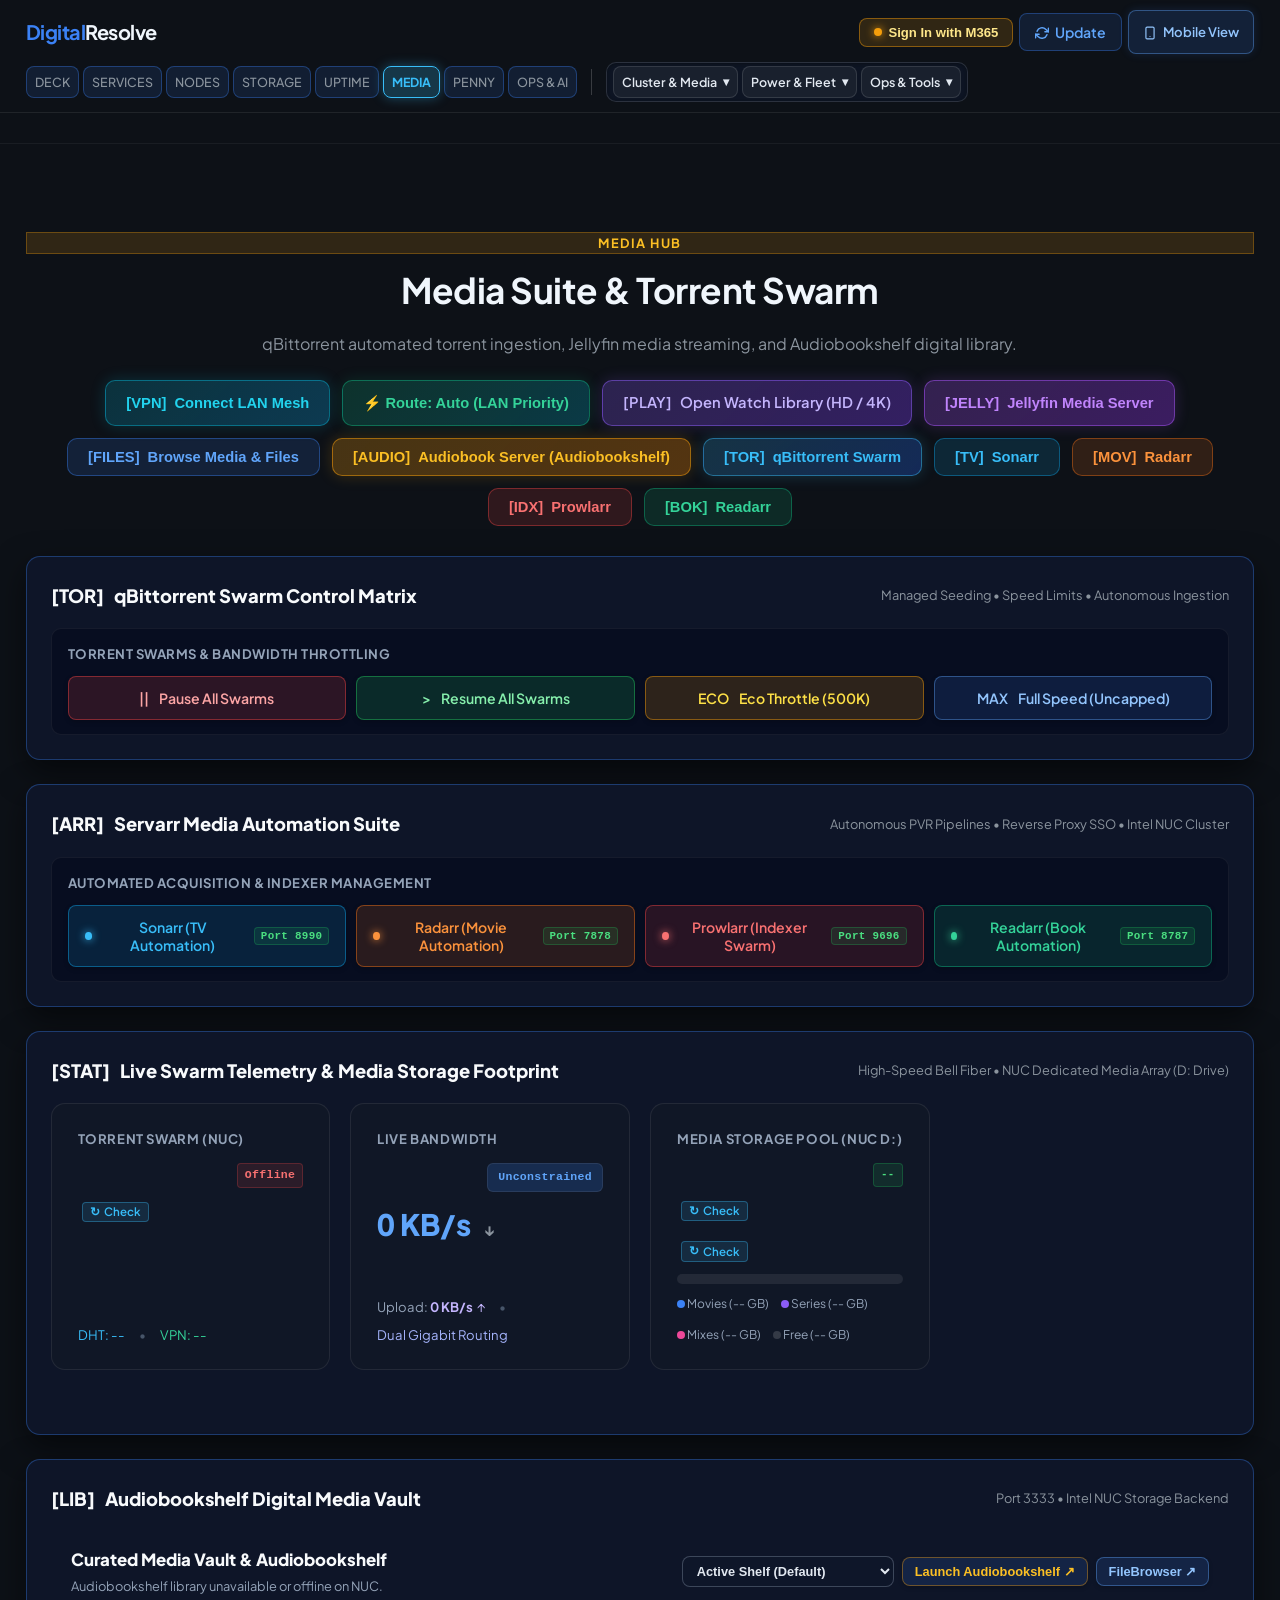
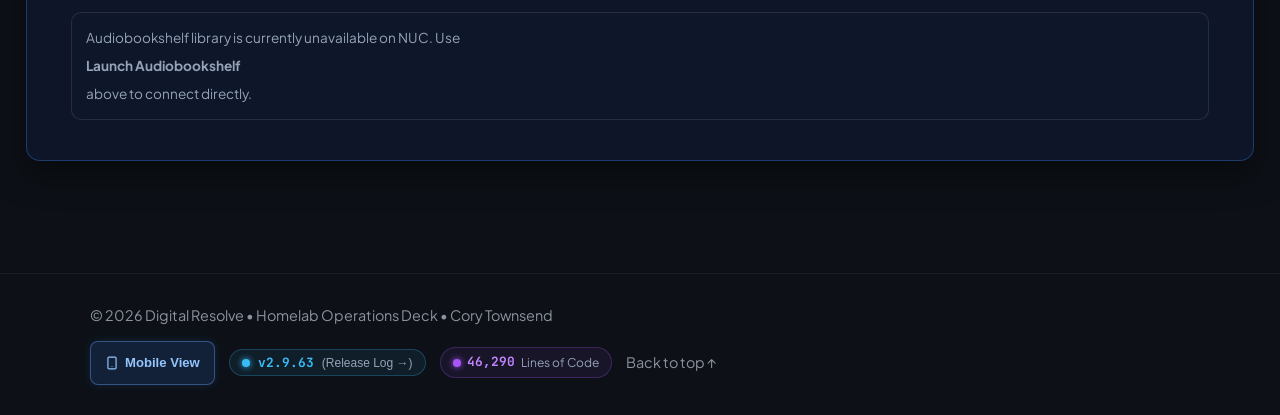
<file: media.html>
<!DOCTYPE html>
<html lang="en">
<head>
  <meta charset="UTF-8">
  <meta name="viewport" content="width=device-width, initial-scale=1.0">
  <meta http-equiv="Cache-Control" content="no-cache, no-store, must-revalidate, max-age=0">
  <meta http-equiv="Pragma" content="no-cache">
  <meta http-equiv="Expires" content="0">
  <title>Media Suite & Torrent Swarm - Homelab</title>
  <link rel="icon" type="image/svg+xml" href="data:image/svg+xml,%3Csvg xmlns='http://www.w3.org/2000/svg' viewBox='0 0 32 32'%3E%3Crect width='32' height='32' rx='8' fill='%230b0f17'/%3E%3Cpath d='M8 22V10h7a6 6 0 0 1 0 12H8zm4-3.5h3a2.5 2.5 0 0 0 0-5h-3v5z' fill='%2338bdf8'/%3E%3C/svg%3E">
  <meta name="description" content="Digital Resolve Homelab Operations Deck v2.9.63 - Media Suite & Torrent Swarm - Homelab">
  <link rel="stylesheet" href="styles.css?v=2.9.63">
  <link rel="preconnect" href="https://fonts.googleapis.com">
  <link rel="preconnect" href="https://fonts.gstatic.com" crossorigin>
  <link rel="preconnect" href="https://wake.digitalresolve.ca">
  <link rel="preconnect" href="https://cam.digitalresolve.ca">
  <link href="https://fonts.googleapis.com/css2?family=JetBrains+Mono:wght@400;500;600;700&family=Plus+Jakarta+Sans:wght@400;500;600;700;800&display=swap" rel="stylesheet">
  <link rel="canonical" href="https://digitalresolve.ca/media.html" />
  <script>
    (function() {
      try {
        var stored = localStorage.getItem('dr_layout_mode');
        var isMobile = false;
        if (stored === 'mobile') {
          isMobile = true;
        } else if (stored === 'desktop') {
          isMobile = false;
        } else {
          isMobile = (window.innerWidth <= 768) || Boolean(window.matchMedia && window.matchMedia('(max-height: 500px) and (pointer: coarse)').matches);
        }
        var doc = document.documentElement;
        if (isMobile) {
          doc.setAttribute('data-layout-mode', 'mobile');
          doc.classList.add('mobile-layout');
        } else {
          doc.setAttribute('data-layout-mode', 'desktop');
          doc.classList.add('desktop-layout');
          if (stored === 'desktop') {
            doc.classList.add('desktop-forced');
          }
        }
      } catch(e) {}
    })();
  </script>
</head>
<body id="top">
  <a href="#main-content" class="skip-to-content">Skip to main content</a>
  <header class="header" id="site-header">
    <div class="container nav-container">
      <a href="index.html#deck" class="logo" title="DigitalResolve Homelab Deck">
        <span class="logo-text-group"><span class="logo-accent">Digital</span>Resolve</span>
        </a>
      <nav class="nav-links">
        <!-- Primary Category Pages Navigation -->
        <div class="nav-pages-group">
          <a href="index.html" class="btn-nav">DECK</a>
          <a href="services.html" class="btn-nav">SERVICES</a>
          <a href="fleet.html" class="btn-nav">NODES</a>
          <a href="storage.html" class="btn-nav">STORAGE</a>
          <a href="uptime.html" class="btn-nav">UPTIME</a>
          <a href="media.html" class="btn-nav active" aria-current="page">MEDIA</a>
          <a href="penny.html" class="btn-nav">PENNY</a>
          <a href="ops.html" class="btn-nav">OPS &amp; AI</a>
        </div>

        <div class="nav-divider" aria-hidden="true"></div>

        <!-- Contextual Quick-Action Tool Menus -->
        <div class="nav-tools-group">

        <!-- Consolidated Menu 1: Cluster & Media -->
        <div class="dropdown">
          <button type="button" class="btn-nav" id="cluster-menu-btn" aria-haspopup="true" aria-expanded="false" title="Cluster Nodes, Media Streaming, and NUC Microservices">
            <span>Cluster &amp; Media</span> <span class="dropdown-arrow">&#9662;</span>
          </button>
          <div class="dropdown-menu">
            <a href="uptime.html#service-status" class="btn-action-item" title="Open Live Homelab Service Status Dashboard">
              <span class="dropdown-dot" style="background-color: #10b981; box-shadow: 0 0 8px #10b981;"></span>
              <span>Live Service Status Dashboard</span>
              <span class="item-tag online">Live</span>
            </a>
            <a href="storage.html" class="btn-action-item" title="Open Tiered Storage &amp; Live Data Flow Schematic">
              <span class="dropdown-dot" style="background-color: #38bdf8; box-shadow: 0 0 8px #38bdf8;"></span>
              <span>Tiered Storage Live Flow</span>
              <span class="item-tag online">4 Tiers</span>
            </a>
            <a href="ops.html#nuc-services" class="btn-action-item" title="Open NUC 24/7 Telemetry &amp; Microservices Suite">
              <span class="dropdown-dot" style="background-color: #10b981; box-shadow: 0 0 8px #10b981;"></span>
              <span>NUC 24/7 Services Suite</span>
              <span class="item-tag online">Active</span>
            </a>
            <a href="javascript:void(0)" onclick="launchProtectedService('https://stream.digitalresolve.ca', 'Watch Library &amp; StreamHub (stream.digitalresolve.ca)')" class="btn-action-item" title="Open Watch Library (stream.digitalresolve.ca)">
              <span class="dropdown-dot" style="background-color: #38bdf8; box-shadow: 0 0 8px #38bdf8;"></span>
              <span>Watch Library (Stream 4K/HD)</span>
              <span class="item-tag online">Live</span>
            </a>
            <a href="javascript:void(0)" onclick="launchProtectedService('https://jellyfin.digitalresolve.ca', 'Jellyfin Media Server (jellyfin.digitalresolve.ca)')" class="btn-action-item" title="Open Jellyfin Media Server">
              <span class="dropdown-dot" style="background-color: #a855f7; box-shadow: 0 0 8px #a855f7;"></span>
              <span>Jellyfin Media Server</span>
              <span class="item-tag online">Port 8096</span>
            </a>
            <a href="javascript:void(0)" onclick="launchProtectedService('https://files.digitalresolve.ca/files/', 'Media &amp; File Vault (files.digitalresolve.ca)')" class="btn-action-item" title="Open File Vault (files.digitalresolve.ca)">
              <span class="dropdown-dot dot-2"></span>
              <span>Browse Media &amp; Files (NUC)</span>
              <span class="item-tag">Vault</span>
            </a>
            <a href="javascript:void(0)" onclick="launchProtectedService('https://audiobooks.digitalresolve.ca', 'Audiobook Server (Audiobookshelf)')" class="btn-action-item" title="Open Audiobook Server (audiobooks.digitalresolve.ca)">
              <span class="dropdown-dot" style="background-color: #fbbf24; box-shadow: 0 0 8px #fbbf24;"></span>
              <span>Audiobook Server (Audiobookshelf)</span>
              <span class="item-tag online">Port 3333</span>
            </a>
            <a href="javascript:void(0)" onclick="openTailscaleModal()" class="btn-action-item" title="Connect Tailscale Mesh VPN to access LAN services directly anywhere">
              <span class="dropdown-dot" style="background-color: #06b6d4; box-shadow: 0 0 8px #06b6d4;"></span>
              <span>⚡ Connect LAN Mesh (Tailscale)</span>
              <span class="item-tag" style="background: rgba(6, 182, 212, 0.15); color: #06b6d4; border: 1px solid rgba(6, 182, 212, 0.3);">Mesh VPN</span>
            </a>
            <div class="dropdown-divider"></div>
            <a href="penny.html#camera-feed-card" class="btn-action-item" title="Penny's Cat Hub - Live Optical Stream &amp; Smart Feeder IoT">
              <span class="dropdown-dot" style="background-color: #f472b6; box-shadow: 0 0 8px #f472b6;"></span>
              <span>Penny's Cat Hub (Stream &amp; Feeder)</span>
              <span class="item-tag feeder-nav-status-badge">Checking &bull; 192.168.2.22</span>
            </a>
            <div class="dropdown-divider"></div>
            <a href="javascript:void(0)" onclick="launchProtectedService('https://torrents.digitalresolve.ca', 'qBittorrent Workstation (torrents.digitalresolve.ca)')" class="btn-action-item" title="Open Workstation qBittorrent">
              <span class="dropdown-dot dot-1"></span>
              <span>Torrents (Desktop qBit)</span>
              <span class="item-tag" id="desktop-disk-tag">--</span>
            </a>
            <a href="javascript:void(0)" onclick="launchProtectedService('https://torrents2.digitalresolve.ca', 'qBittorrent NUC (torrents2.digitalresolve.ca)')" class="btn-action-item" title="Open NUC qBittorrent">
              <span class="dropdown-dot dot-2"></span>
              <span>Torrents (NUC qBit)</span>
              <span class="item-tag" id="nuc-disk-tag">--</span>
            </a>
            <a href="javascript:void(0)" onclick="openMagnetModal()" class="btn-action-item" title="Open Rapid Torrent &amp; Magnet Ingestion Console">
              <span class="dropdown-dot" style="background-color: #38bdf8; box-shadow: 0 0 8px #38bdf8;"></span>
              <span>+ Quick-Drop Magnet Link</span>
              <span class="item-tag">Inject</span>
            </a>
            <div class="dropdown-divider"></div>
            <a href="javascript:void(0)" onclick="launchProtectedService('https://sonarr.digitalresolve.ca', 'Sonarr (TV Automation)')" class="btn-action-item" title="Open Sonarr TV Automation">
              <span class="dropdown-dot" style="background-color: #38bdf8; box-shadow: 0 0 8px #38bdf8;"></span>
              <span>Sonarr (TV Automation)</span>
              <span class="item-tag online">Port 8990</span>
            </a>
            <a href="javascript:void(0)" onclick="launchProtectedService('https://radarr.digitalresolve.ca', 'Radarr (Movie Automation)')" class="btn-action-item" title="Open Radarr Movie Automation">
              <span class="dropdown-dot" style="background-color: #fb923c; box-shadow: 0 0 8px #fb923c;"></span>
              <span>Radarr (Movie Automation)</span>
              <span class="item-tag online">Port 7878</span>
            </a>
            <a href="javascript:void(0)" onclick="launchProtectedService('https://prowlarr.digitalresolve.ca', 'Prowlarr (Indexer Swarm)')" class="btn-action-item" title="Open Prowlarr Indexer Swarm">
              <span class="dropdown-dot" style="background-color: #f87171; box-shadow: 0 0 8px #f87171;"></span>
              <span>Prowlarr (Indexers)</span>
              <span class="item-tag online">Port 9696</span>
            </a>
            <a href="javascript:void(0)" onclick="launchProtectedService('https://readarr.digitalresolve.ca', 'Readarr (Book Automation)')" class="btn-action-item" title="Open Readarr Book Automation">
              <span class="dropdown-dot" style="background-color: #34d399; box-shadow: 0 0 8px #34d399;"></span>
              <span>Readarr (Book Automation)</span>
              <span class="item-tag online">Port 8787</span>
            </a>
            <div class="dropdown-divider"></div>
            <div class="disk-widget" id="nuc-disk-widget">
              <div class="disk-widget-header">
                <span class="disk-label">NUC Storage (D:)</span>
                <span class="disk-val" id="nuc-disk-val">--</span>
              </div>
              <div class="disk-bar-bg">
                <div class="disk-bar-fill" id="nuc-disk-bar" style="width: 0%;"></div>
              </div>
              <div class="disk-subtext" id="nuc-disk-sub">Awaiting telemetry...</div>
            </div>
            <div class="disk-widget" id="desktop-disk-widget" style="margin-top: 10px;">
              <div class="disk-widget-header">
                <span class="disk-label">Desktop Storage (C: + D: + F:)</span>
                <span class="disk-val" id="desktop-disk-val">--</span>
              </div>
              <div class="disk-bar-bg">
                <div class="disk-bar-fill" id="desktop-disk-bar" style="width: 0%; background: linear-gradient(90deg, #38bdf8, #10b981);"></div>
              </div>
              <div class="disk-subtext" id="desktop-disk-sub">Awaiting telemetry...</div>
            </div>
          </div>
        </div>

        <!-- Consolidated Menu 2: Power & Fleet -->
        <div class="dropdown">
          <button type="button" class="btn-nav" id="wol-btn" aria-haspopup="true" aria-expanded="false" title="Wake-on-LAN, Remote Power, and Hardware Topology">
            <span>Power &amp; Fleet</span> <span class="dropdown-arrow">&#9662;</span>
          </button>
          <div class="dropdown-menu">
            <button type="button" class="btn-action-item" onclick="sendWol('desktop')" title="Send Wake-on-LAN Magic Packet to Desktop">
              <span class="dropdown-dot dot-1" id="badge-desktop"></span>
              <span>Wake Desktop</span>
              <span class="item-tag online" id="status-tag-desktop">Active</span>
            </button>
            <button type="button" class="btn-action-item btn-sleep" onclick="sendSleep('desktop')" title="Put Desktop PC into Sleep Standby">
              <span class="dropdown-dot dot-sleep"></span>
              <span>Sleep Desktop</span>
              <span class="item-tag">Standby</span>
            </button>
            <button type="button" class="btn-action-item" onclick="sendWol('nuc')" title="Send Wake-on-LAN Magic Packet to NUC Server">
              <span class="dropdown-dot dot-2" id="badge-nuc"></span>
              <span>Wake NUC</span>
              <span class="item-tag online" id="status-tag-nuc">24/7 Core</span>
            </button>
            <button type="button" class="btn-action-item" onclick="sendWol('both')" title="Broadcast Wake-on-LAN Magic Packets to Both Desktop and NUC">
              <span class="dropdown-dot dot-1"></span>
              <span>Wake Both</span>
            </button>
            <div class="dropdown-divider"></div>
            <a href="fleet.html#fleet" class="btn-action-item" title="Jump to Cluster Hardware Topology &amp; Circuit Schematic">
              <span class="dropdown-dot" style="background-color: #38bdf8; box-shadow: 0 0 8px #38bdf8;"></span>
              <span>Hardware Topology &amp; Schematic</span>
              <span class="item-tag">Schematic</span>
            </a>
            <a href="uptime.html#uptime" class="btn-action-item" title="Jump to Cluster Availability &amp; 90-Day SLA History">
              <span class="dropdown-dot" style="background-color: #10b981; box-shadow: 0 0 8px #10b981;"></span>
              <span>90-Day SLA &amp; Uptime History</span>
              <span class="item-tag online nav-sla-tag">--</span>
            </a>
            <button type="button" class="btn-action-item" onclick="openCloudflareStatsModal()" title="View Cloudflare Edge Traffic, Cache &amp; Security Statistics">
              <span class="dropdown-dot" style="background-color: #38bdf8; box-shadow: 0 0 8px #38bdf8;"></span>
              <span>Cloudflare Site Statistics</span>
              <span class="item-tag" style="background: rgba(56, 189, 248, 0.15); color: #38bdf8;">Edge Analytics</span>
            </button>
            <div class="dropdown-divider"></div>
            <button type="button" class="btn-action-item" onclick="checkStatus('nuc')" title="Query Live Status and Latency for NUC Server">
              <span class="dropdown-dot dot-2"></span>
              <span>Ping NUC Server</span>
              <span class="item-tag online" id="latency-nuc">-- ms</span>
            </button>
            <button type="button" class="btn-action-item" onclick="checkStatus('desktop')" title="Query Live Status and Latency for Desktop">
              <span class="dropdown-dot dot-1"></span>
              <span>Ping Desktop Node</span>
              <span class="item-tag online" id="latency-desktop">-- ms</span>
            </button>
          </div>
        </div>

        <!-- Consolidated Menu 3: Ops, AI & Resilience -->
        <div class="dropdown">
          <button type="button" class="btn-nav" id="ops-menu-btn" aria-haspopup="true" aria-expanded="false" title="Antigravity Autonomous Agent, Disaster Resilience Test, and AI Telemetry">
            <span>Ops &amp; Tools</span> <span class="dropdown-arrow">&#9662;</span>
          </button>
          <div class="dropdown-menu">
            <button type="button" class="btn-action-item agy-session-link-btn" onclick="openEmbeddedConsole()" title="Open Live Interactive Terminal for Active AGY Session">
              <span class="dropdown-dot" style="background-color: #38bdf8; box-shadow: 0 0 8px #38bdf8;"></span>
              <span>Open AGY Terminal (Auto-Detect)</span>
              <span class="item-tag online">Live</span>
            </button>
            <a href="ops.html#ops-ai" class="btn-action-item" title="Jump to In-Page Compute &amp; Live Terminal Operations Console">
              <span class="dropdown-dot dot-1"></span>
              <span>In-Page Live Terminal</span>
              <span class="item-tag">Ops Hub</span>
            </a>
            <button type="button" class="btn-action-item" onclick="openEmbeddedConsole(true)" title="Open Fullscreen Antigravity Command &amp; Telemetry Console">
              <span class="dropdown-dot dot-1"></span>
              <span>Fullscreen AGY Console</span>
              <span class="item-tag online">Active</span>
            </button>
            <div class="dropdown-divider"></div>
            <button type="button" class="btn-action-item" onclick="openDisasterModal()" title="Launch Disaster Recovery Test Workbench">
              <span class="dropdown-dot" style="background-color: #f59e0b; box-shadow: 0 0 8px #f59e0b;"></span>
              <span>Disaster Test &amp; Chaos Lab</span>
              <span class="item-tag">Chaos Lab</span>
            </button>
            <button type="button" class="btn-action-item" onclick="openChangelogModal()" title="View System Release History">
              <span class="dropdown-dot dot-2"></span>
              <span>Release Changelog (<span id="menu-changelog-ver">v2.9.63</span>)</span>
            </button>
            <button type="button" class="btn-action-item" id="menu-sso-auth-btn" onclick="lockSSO(true, event)" title="Sign out and refresh deck behind Microsoft 365 SSO">
              <span class="dropdown-dot" style="background-color: #ef4444; box-shadow: 0 0 6px #ef4444;"></span>
              <span>Sign Out (M365)</span>
              <span class="item-tag">Sign Out</span>
            </button>
            <div class="dropdown-divider"></div>
            <!-- Embedded AI Token Widget -->
            <div style="padding: 8px 14px 6px; font-size: 0.78rem;">
              <div style="display: flex; justify-content: space-between; align-items: center; margin-bottom: 4px;">
                <span style="color: #94a3b8; font-weight: 600;">Antigravity Quota:</span>
                <span id="menu-token-val" class="mono" style="font-weight: 700; color: #38bdf8;">--% Weekly</span>
              </div>
              <!-- Weekly Limit Progress Bar -->
              <div style="font-size: 0.7rem; color: #cbd5e1; margin-bottom: 2px; display: flex; justify-content: space-between;">
                <span>Gemini Weekly Limit</span>
                <span style="color: #34d399; font-weight: 700;" id="menu-pct-flash">--% Remaining</span>
              </div>
              <div class="model-progress-bar" id="menu-progress-bar" title="Gemini Weekly Limit">
                <div class="model-segment flash" id="menu-bar-flash" style="width: 0%; background: #38bdf8;"></div>
                <div class="model-segment pro" id="menu-bar-pro" style="width: 0%; display: block; background: rgba(255,255,255,0.15);"></div>
              </div>
              <!-- 5-Hour Limit Progress Bar -->
              <div style="font-size: 0.7rem; color: #cbd5e1; margin-top: 6px; margin-bottom: 2px; display: flex; justify-content: space-between;">
                <span>5-Hour Rolling Limit</span>
                <span style="color: #f59e0b; font-weight: 700;" id="menu-pct-5h">--% (--)</span>
              </div>
              <div class="model-progress-bar" id="menu-progress-bar-5h" title="5-Hour Rolling Limit">
                <div class="model-segment" id="menu-bar-5h" style="width: 0%; background: #f59e0b;"></div>
              </div>
              <div style="margin-top: 6px; font-size: 0.68rem; color: #64748b; display: flex; justify-content: space-between; flex-wrap: wrap; gap: 4px 10px;">
                <span>Account: <span id="menu-account-user" style="color: #cbd5e1;">--</span></span>
                <span style="white-space: nowrap;">Claude/GPT: <span id="menu-claude-pct" style="color: #34d399; font-weight: 700;">--</span></span>
              </div>
            </div>
          </div>
        </div>
        </div>
      </nav>

      <!-- Top Right Actions: Dedicated SSO Login / Logout Controls & Layout Toggle -->
      <div class="nav-mobile-actions">
        <!-- Top Dedicated SSO Controls -->
        <div id="top-sso-container" class="top-sso-container">
          <!-- Logged Out: SSO Login Button -->
          <button type="button" class="btn-sso-login" id="top-sso-login-btn" onclick="unlockSSO('m365')" title="Sign in with Microsoft 365 Entra ID SSO">
            <span class="dropdown-dot" style="background-color: #f59e0b; box-shadow: 0 0 8px #f59e0b;"></span>
            <span>Sign In with M365</span>
          </button>

          <!-- Logged In: User Profile Badge & Dedicated Logout Button -->
          <div id="top-sso-authed-group" class="top-sso-authed-group" style="display: none;">
            <div class="top-sso-user-pill" title="Authenticated via Microsoft 365 Entra ID">
              <span class="dropdown-dot" style="background-color: #10b981; box-shadow: 0 0 6px #10b981;"></span>
              <span id="top-sso-user-name">Cory Townsend</span>
            </div>
            <button type="button" class="btn-sso-logout" id="top-sso-logout-btn" onclick="lockSSO(true, event)" title="Sign out of Microsoft 365 Admin Session">
              <span>Sign Out (M365)</span>
            </button>
          </div>
        </div>

                <button type="button" class="btn-nav poll-data-btn" id="btn-poll-real-data" onclick="pollRealData(this)" title="Poll real live telemetry from NUC &amp; Desktop cluster" aria-label="Poll Real Telemetry">
          <span id="poll-data-icon"><svg width="14" height="14" viewBox="0 0 24 24" fill="none" stroke="currentColor" stroke-width="2.5" stroke-linecap="round" stroke-linejoin="round" style="vertical-align: -2px;"><polyline points="23 4 23 10 17 10"></polyline><polyline points="1 20 1 14 7 14"></polyline><path d="M3.51 9a9 9 0 0 1 14.85-3.36L23 10M1 14l4.64 4.36A9 9 0 0 0 20.49 15"></path></svg></span>
          <span class="poll-data-text" id="poll-data-text">Update</span>
        </button>
        <button type="button" class="btn-nav layout-toggle-btn" id="layout-toggle-nav" onclick="toggleLayoutMode()" title="Switch layout mode (Mobile / Desktop)" aria-label="Toggle Layout Mode">
          <span class="layout-toggle-icon" id="layout-toggle-nav-icon"><svg width="14" height="14" viewBox="0 0 24 24" fill="none" stroke="currentColor" stroke-width="2" stroke-linecap="round" stroke-linejoin="round" style="vertical-align: -2px;"><rect x="5" y="2" width="14" height="20" rx="2" ry="2"></rect><line x1="12" y1="18" x2="12.01" y2="18"></line></svg></span>
          <span class="layout-toggle-text" id="layout-toggle-nav-text">Mobile View</span>
        </button>
        <button type="button" class="btn-nav nav-menu-toggle" id="nav-menu-toggle" onclick="toggleMobileNav()" aria-label="Toggle navigation menu" aria-expanded="false">
          <span id="nav-toggle-icon">&#9776;</span>
        </button>
      </div>
    </div>
  </header>

  <main id="main-content" style="padding-top: 30px;">
    <section class="fleet-section">
      <div class="container">
        <div class="section-header" style="margin-bottom: 24px;">
          <span class="section-tag" style="background: rgba(245, 158, 11, 0.15); color: #fbbf24; border: 1px solid rgba(245, 158, 11, 0.3);">Media Hub</span>
          <h1>Media Suite &amp; Torrent Swarm</h1>
          <p>qBittorrent automated torrent ingestion, Jellyfin media streaming, and Audiobookshelf digital library.</p>
        </div>

        <!-- Command Launch Pills -->
        <div class="command-pills" style="justify-content: center; margin-bottom: 30px;">
          <button type="button" onclick="openTailscaleModal()" class="pill-btn pill-tailscale" style="cursor: pointer;" title="Connect via Tailscale Mesh VPN to access all services directly over secure WireGuard LAN">
            <span>[VPN]</span> Connect LAN Mesh
          </button>
          <button type="button" id="btn-route-mode" onclick="cycleMediaRouteMode()" class="pill-btn pill-route" style="cursor: pointer;" title="Routes directly to NUC on local network to bypass Cloudflare">
            <span id="route-mode-text">⚡ Route: Auto (LAN Priority)</span>
          </button>
          <a href="https://stream.digitalresolve.ca" data-route-base="https://stream.digitalresolve.ca" target="_blank" rel="noopener noreferrer" onclick="if(typeof resolveMediaUrl==='function')this.href=resolveMediaUrl('https://stream.digitalresolve.ca');" class="pill-btn pill-stream" style="cursor: pointer; text-decoration: none;" title="Open Watch Library (HD / 4K)">
            <span>[PLAY]</span> Open Watch Library (HD / 4K)
          </a>
          <button type="button" onclick="launchProtectedService('https://jellyfin.digitalresolve.ca', 'Jellyfin Media Server')" class="pill-btn pill-jellyfin" style="cursor: pointer;" title="Open Jellyfin 4K/HD Streaming Server">
            <span>[JELLY]</span> Jellyfin Media Server
          </button>
          <button type="button" onclick="launchProtectedService('https://files.digitalresolve.ca/files/', 'File Vault &amp; Explorer')" class="pill-btn pill-files" style="cursor: pointer;">
            <span>[FILES]</span> Browse Media &amp; Files
          </button>
          <button type="button" onclick="launchProtectedService('https://audiobooks.digitalresolve.ca', 'Audiobook Server (Audiobookshelf)')" class="pill-btn pill-audiobooks" style="cursor: pointer;" title="Open Audiobookshelf Server behind SSO">
            <span>[AUDIO]</span> Audiobook Server (Audiobookshelf)
          </button>
          <button type="button" onclick="launchProtectedService('https://torrents2.digitalresolve.ca', 'qBittorrent Swarm (NUC)')" class="pill-btn pill-torrents" style="cursor: pointer;" title="Open qBittorrent Swarm Manager">
            <span>[TOR]</span> qBittorrent Swarm
          </button>
          <button type="button" onclick="launchProtectedService('https://sonarr.digitalresolve.ca', 'Sonarr (TV Automation)')" class="pill-btn pill-sonarr" style="cursor: pointer;" title="Open Sonarr TV Automation behind SSO">
            <span>[TV]</span> Sonarr
          </button>
          <button type="button" onclick="launchProtectedService('https://radarr.digitalresolve.ca', 'Radarr (Movie Automation)')" class="pill-btn pill-radarr" style="cursor: pointer;" title="Open Radarr Movie Automation behind SSO">
            <span>[MOV]</span> Radarr
          </button>
          <button type="button" onclick="launchProtectedService('https://prowlarr.digitalresolve.ca', 'Prowlarr (Indexer Swarm)')" class="pill-btn pill-prowlarr" style="cursor: pointer;" title="Open Prowlarr Indexer Swarm behind SSO">
            <span>[IDX]</span> Prowlarr
          </button>
          <button type="button" onclick="launchProtectedService('https://readarr.digitalresolve.ca', 'Readarr (Book Automation)')" class="pill-btn pill-readarr" style="cursor: pointer;" title="Open Readarr Book Automation behind SSO">
            <span>[BOK]</span> Readarr
          </button>
        </div>

        <!-- Torrent Control Matrix -->
        <div class="control-matrix-card" style="margin-bottom: 24px;">
          <div class="control-matrix-header">
            <div class="control-matrix-title">
              <span>[TOR]</span> qBittorrent Swarm Control Matrix
            </div>
            <div style="font-size: 0.8rem; color: #8b949e;">
              Managed Seeding &bull; Speed Limits &bull; Autonomous Ingestion
            </div>
          </div>
            <!-- Group 1: Torrent Swarms & Bandwidth Throttling -->
            <div class="control-group">
              <div class="control-group-header">
                
                <span class="control-group-title">Torrent Swarms &amp; Bandwidth Throttling</span>
              </div>
              <div class="control-group-grid">
                <button type="button" class="btn-control active-pause" onclick="executeNodeAction('pause-all')" title="Pause All Active Torrent Swarms on Selected Target">
                  <span>||</span> Pause All Swarms
                </button>
                <button type="button" class="btn-control active-resume" onclick="executeNodeAction('resume-all')" title="Resume All Torrent Swarms on Selected Target">
                  <span>&gt;</span> Resume All Swarms
                </button>
                <button type="button" class="btn-control active-eco" onclick="executeNodeAction('eco-throttle')" title="Apply 500 KB/s Eco Bandwidth Limit on Selected Target">
                  <span>ECO</span> Eco Throttle (500K)
                </button>
                <button type="button" class="btn-control" onclick="executeNodeAction('unlimit')" title="Restore Full Unconstrained Bandwidth on Selected Target">
                  <span>MAX</span> Full Speed (Uncapped)
                </button>
              </div>
            </div>
        </div>

        <!-- Servarr Media Automation Suite Card -->
        <div class="control-matrix-card" style="margin-bottom: 24px;">
          <div class="control-matrix-header">
            <div class="control-matrix-title">
              <span>[ARR]</span> Servarr Media Automation Suite
            </div>
            <div style="font-size: 0.8rem; color: #8b949e;">
              Autonomous PVR Pipelines &bull; Reverse Proxy SSO &bull; Intel NUC Cluster
            </div>
          </div>
          <div class="control-group">
            <div class="control-group-header">
              <span class="control-group-title">Automated Acquisition &amp; Indexer Management</span>
            </div>
            <div class="control-group-grid">
              <button type="button" class="btn-control btn-sonarr" onclick="launchProtectedService('https://sonarr.digitalresolve.ca', 'Sonarr (TV Automation)')" title="Open Sonarr TV Series Automation behind SSO (Port 8990)">
                <span class="dropdown-dot" style="background-color: #38bdf8; box-shadow: 0 0 8px #38bdf8;"></span>
                <span>Sonarr (TV Automation)</span>
                <span class="item-tag online" style="margin-left: auto; font-size: 0.68rem; padding: 2px 6px;">Port 8990</span>
              </button>
              <button type="button" class="btn-control btn-radarr" onclick="launchProtectedService('https://radarr.digitalresolve.ca', 'Radarr (Movie Automation)')" title="Open Radarr Movie Automation behind SSO (Port 7878)">
                <span class="dropdown-dot" style="background-color: #fb923c; box-shadow: 0 0 8px #fb923c;"></span>
                <span>Radarr (Movie Automation)</span>
                <span class="item-tag online" style="margin-left: auto; font-size: 0.68rem; padding: 2px 6px;">Port 7878</span>
              </button>
              <button type="button" class="btn-control btn-prowlarr" onclick="launchProtectedService('https://prowlarr.digitalresolve.ca', 'Prowlarr (Indexer Swarm)')" title="Open Prowlarr Indexer Swarm behind SSO (Port 9696)">
                <span class="dropdown-dot" style="background-color: #f87171; box-shadow: 0 0 8px #f87171;"></span>
                <span>Prowlarr (Indexer Swarm)</span>
                <span class="item-tag online" style="margin-left: auto; font-size: 0.68rem; padding: 2px 6px;">Port 9696</span>
              </button>
              <button type="button" class="btn-control btn-readarr" onclick="launchProtectedService('https://readarr.digitalresolve.ca', 'Readarr (Book Automation)')" title="Open Readarr Book &amp; Audio Automation behind SSO (Port 8787)">
                <span class="dropdown-dot" style="background-color: #34d399; box-shadow: 0 0 8px #34d399;"></span>
                <span>Readarr (Book Automation)</span>
                <span class="item-tag online" style="margin-left: auto; font-size: 0.68rem; padding: 2px 6px;">Port 8787</span>
              </button>
            </div>
          </div>
        </div>
        <div class="control-matrix-card" style="margin-bottom: 24px;">
          <div class="control-matrix-header">
            <div class="control-matrix-title">
              <span>[STAT]</span> Live Swarm Telemetry &amp; Media Storage Footprint
            </div>
            <div style="font-size: 0.8rem; color: #8b949e;">
              High-Speed Bell Fiber &bull; NUC Dedicated Media Array (D: Drive)
            </div>
          </div>
        <div class="homelab-stats-section">
          <div class="stats-grid-row">
            <!-- Swarm Activity Tile -->
            <div class="stat-metric-card">
              <div>
                <div class="stat-card-header">
                  <span class="stat-card-title">Torrent Swarm (NUC)</span>
                  <span class="item-tag online" id="swarm-tag">Checking...</span>
                </div>
                <div class="stat-big-val" id="stat-swarm-active">--</div>
              </div>
              <div class="stat-subtext">
                <span style="color: #38bdf8;" id="stat-dht">DHT: --</span>
                <span style="color: #475569; padding: 0 2px;">&bull;</span> 
                <span style="color: #34d399;" id="stat-vpn-ip">VPN: --</span>
              </div>
            </div>

            <!-- Bandwidth Meter Tile -->
            <div class="stat-metric-card stat-bandwidth-card">
              <div>
                <div class="stat-card-header">
                  <span class="stat-card-title">Live Bandwidth</span>
                  <span class="item-tag" style="background: rgba(59, 130, 246, 0.2); color: #60a5fa; padding: 4px 10px; border-radius: 6px;" id="stat-throttle-tag">Unconstrained</span>
                </div>
                <div class="stat-big-val" id="stat-dl-speed" style="color: #60a5fa;">0 KB/s <span style="font-size: 0.95rem; color: #8b949e; margin-left: 6px;">&darr;</span></div>
              </div>
              <div class="stat-subtext">
                <span>Upload: <strong id="stat-up-speed" style="color: #c4b5fd;">0 KB/s</strong> <span style="color: #c4b5fd; margin-left: 2px;">&uarr;</span></span>
                <span style="color: #475569; padding: 0 2px;">&bull;</span> 
                <span style="color: #a5b4fc;">Dual Gigabit Routing</span>
              </div>
            </div>
            <!-- NUC Dedicated Media Storage Safeguard Tile -->
            <div class="stat-metric-card">
              <div>
                <div class="stat-card-header">
                  <span class="stat-card-title">Media Storage Pool (NUC D:)</span>
                  <span class="item-tag online" id="stat-disk-safeguard-tag" style="font-size: 0.68rem; padding: 2px 7px;">--</span>
                </div>
                <div class="stat-big-val" id="stat-disk-free" style="color: #38bdf8;">-- <span style="font-size: 0.85rem; color: #8b949e;">Free</span></div>
                <div class="stat-subtext" id="stat-disk-sub" style="margin-top: 4px;">
                  <span>Calculating storage...</span>
                </div>
              </div>
              <div class="storage-segments-wrap" style="margin-top: 12px;">
                <div class="storage-segments-bar">
                  <div class="seg-movies" style="width: 0%;" title="Movies: Awaiting telemetry"></div>
                  <div class="seg-tv" style="width: 0%;" title="TV Series: Awaiting telemetry"></div>
                  <div class="seg-mixes" style="width: 0%;" title="Media Mixes: -- GB"></div>
                  <div class="seg-free" style="width: 0%;" title="Free Space: -- GB"></div>
                </div>
                <div class="storage-legend">
                  <span id="stat-nuc-movies-legend"><span class="legend-dot seg-movies"></span> Movies (-- GB)</span>
                  <span id="stat-nuc-tv-legend"><span class="legend-dot seg-tv"></span> Series (-- GB)</span>
                  <span id="stat-nuc-mixes-legend"><span class="legend-dot seg-mixes"></span> Mixes (-- GB)</span>
                  <span id="stat-nuc-free-legend"><span class="legend-dot seg-free"></span> Free (-- GB)</span>
                </div>
              </div>
            </div>
          </div>
        </div>
        <!-- End Swarm Telemetry & Storage Card -->
        </div>
        <div class="control-matrix-card" style="margin-bottom: 24px;">
          <div class="control-matrix-header">
            <div class="control-matrix-title">
              <span>[LIB]</span> Audiobookshelf Digital Media Vault
            </div>
            <div style="font-size: 0.8rem; color: #8b949e;">
              Port 3333 &bull; Intel NUC Storage Backend
            </div>
          </div>
          <div style="padding: 16px 20px;">
          <div id="pane-books">
            <div style="display: flex; justify-content: space-between; align-items: center; margin-bottom: 16px; flex-wrap: wrap; gap: 8px;">
              <div>
                <h2 class="sr-only">Media Library</h2>
                <h3 style="font-size: 1.05rem; font-weight: 800; color: #f8fafc; margin-bottom: 2px;">Curated Media Vault &amp; Audiobookshelf</h3>
                <div id="abs-vault-subtitle" style="font-size: 0.8rem; color: #94a3b8;">High-fidelity audiobooks and technical literature hosted on NUC storage with progress sync.</div>
              </div>
              <div style="display: flex; gap: 8px; flex-wrap: wrap; align-items: center;">
                <select id="abs-sort-select" class="abs-sort-select" aria-label="Sort audiobooks by" onchange="sortAbsBooks(this.value)">
                  <option value="shelf">Active Shelf (Default)</option>
                  <option value="score">Cohesive Score (Top Rated)</option>
                  <option value="rating">Audible Rating (&#9733;)</option>
                  <option value="ratings">Most Ratings (Downloads)</option>
                  <option value="reviews">Most Reviews</option>
                  <option value="title">Title (A&ndash;Z)</option>
                </select>
                <button type="button" onclick="launchProtectedService('https://audiobooks.digitalresolve.ca', 'Audiobook Server (Audiobookshelf)')" class="btn btn-secondary" style="font-size: 0.8rem; padding: 6px 12px; color: #fbbf24 !important; border-color: rgba(245, 158, 11, 0.4); cursor: pointer;">Launch Audiobookshelf &nearr;</button>
                <button type="button" onclick="launchProtectedService('https://files.digitalresolve.ca/files/', 'FileBrowser (files.digitalresolve.ca)')" class="btn btn-secondary" style="font-size: 0.8rem; padding: 6px 12px; cursor: pointer;">FileBrowser &nearr;</button>
              </div>
            </div>

            <div class="bookshelf-grid" id="abs-bookshelf-grid"><div class="book-card" style="grid-column: 1 / -1;"><div class="book-body" style="color: #94a3b8; font-size: 0.85rem;">Loading live Audiobookshelf library from NUC...</div></div></div>
          </div>

          <!-- PANE 5: IoT & Environmental Power Vitals -->
          </div>
        </div>
      </div>
    </section>
  </main>
  <footer class="footer">
    <div class="container footer-container" style="display: flex; justify-content: space-between; align-items: center; flex-wrap: wrap; gap: 14px;">
      <p>&copy; 2026 Digital Resolve &bull; Homelab Operations Deck &bull; Cory Townsend</p>
      <div class="footer-meta" style="display: flex; align-items: center; flex-wrap: wrap; gap: 14px;">
        <button type="button" class="version-badge-btn layout-toggle-btn" id="layout-toggle-footer" onclick="toggleLayoutMode()" title="Switch layout mode (Mobile / Desktop)" aria-label="Toggle Layout Mode">
          <span class="layout-toggle-icon" id="layout-toggle-footer-icon"><svg width="14" height="14" viewBox="0 0 24 24" fill="none" stroke="currentColor" stroke-width="2" stroke-linecap="round" stroke-linejoin="round" style="vertical-align: -2px;"><rect x="5" y="2" width="14" height="20" rx="2" ry="2"></rect><line x1="12" y1="18" x2="12.01" y2="18"></line></svg></span>
          <span class="layout-toggle-text" id="layout-toggle-footer-text">Mobile View</span>
        </button>
        <button type="button" class="version-badge-btn" onclick="openChangelogModal()" title="View System Release Changelog">
          <span class="dropdown-dot" style="background-color: #38bdf8; box-shadow: 0 0 6px #38bdf8;"></span>
          <span class="mono" style="font-weight: 700; color: #38bdf8; font-size: 0.8rem;" id="footer-version-tag">v2.9.63</span>
          <span style="color: #94a3b8; font-size: 0.75rem;">(Release Log &rarr;)</span>
        </button>
        <div class="footer-loc-badge" id="footer-loc-badge" title="Project Codebase Scale: 46,290 Lines of Code (HTML: 27,975 lines | CSS: 7,863 lines | JS: 10,451 lines | CNAME)">
          <span class="dropdown-dot" style="background-color: #a855f7; box-shadow: 0 0 6px #a855f7;"></span>
          <span class="mono" style="font-weight: 700; color: #c084fc; font-size: 0.8rem;" id="project-loc-count">46,290</span>
          <span style="color: #94a3b8; font-size: 0.75rem;">Lines of Code</span>
        </div>
        <div class="footer-links">
          <a href="#top" onclick="scrollToTop(event)" role="button" aria-label="Back to top">Back to top &uarr;</a>
        </div>
      </div>
    </div>
  </footer>

  <!-- Floating Back to Top Button -->
  <button type="button" id="btn-floating-top" class="btn-floating-top" onclick="scrollToTop(event)" title="Back to top" aria-label="Back to top">
    <svg width="18" height="18" viewBox="0 0 24 24" fill="none" stroke="currentColor" stroke-width="2.5" stroke-linecap="round" stroke-linejoin="round">
      <path d="M18 15l-6-6-6 6"/>
    </svg>
  </button>

  <!-- Notification Toast -->
  <div id="wol-toast" class="wol-toast" role="alert" aria-live="polite">
    <span class="toast-dot" id="toast-dot"></span>
    <div class="toast-content">
      <span id="toast-message" class="toast-title">Notification</span>
      <span id="toast-subtext" class="toast-subtext"></span>
    </div>
  </div>
  <div id="magnet-modal-overlay" class="magnet-modal-overlay" style="display: none;" onclick="closeMagnetModalOnBackdrop(event)">
    <div class="magnet-modal" role="dialog" aria-modal="true" aria-label="Remote torrent magnet drop">
      <div class="magnet-header">
        <div class="magnet-title">[+] Remote Torrent / Magnet Drop</div>
        <button type="button" class="magnet-close" onclick="closeMagnetModal()" title="Close Remote Magnet Modal" aria-label="Close magnet dialog">&times;</button>
      </div>
      <div id="magnet-modal-unlocked">
        <p style="font-size: 0.85rem; color: var(--text-muted); margin-bottom: 14px; line-height: 1.5;">
          Inject any torrent or magnet link into your home server. Traffic is downloaded through Mullvad WireGuard VPN and auto-unpacked.
        </p>
        <textarea id="magnet-input" class="magnet-input" aria-label="Magnet link or torrent URL" placeholder="Paste magnet:?xt=... or .torrent HTTP URL here"></textarea>
        <div class="magnet-targets">
          <label class="magnet-target-label">
            <input type="radio" name="magnet-target" value="nuc" checked>
            <span>NUC Home Server (24/7 &bull; D:\Torrents)</span>
          </label>
          <label class="magnet-target-label">
            <input type="radio" name="magnet-target" value="desktop">
            <span>Desktop Workstation</span>
          </label>
        </div>
        <button type="button" class="magnet-submit-btn" id="magnet-submit-btn" onclick="submitMagnet()" title="Inject Torrent Magnet into qBittorrent via Mullvad VPN">Start Remote Download</button>
      </div>
      <!-- Locked SSO Gate Overlay for Magnet Modal -->
      <div id="magnet-modal-sso-gate" style="display: none; flex-direction: column; align-items: center; justify-content: center; gap: 16px; padding: 24px 16px; text-align: center;">
        <div style="width: 52px; height: 52px; border-radius: 50%; background: rgba(59, 130, 246, 0.15); border: 1px solid rgba(59, 130, 246, 0.4); display: flex; align-items: center; justify-content: center; font-size: 1.6rem;">
          <svg width="24" height="24" viewBox="0 0 24 24" fill="none" stroke="#38bdf8" stroke-width="2" stroke-linecap="round" stroke-linejoin="round"><rect x="3" y="11" width="18" height="11" rx="2" ry="2"></rect><path d="M7 11V7a5 5 0 0 1 10 0v4"></path></svg>
        </div>
        <div style="font-weight: 700; color: #f8fafc; font-size: 1.05rem;">Microsoft 365 Entra ID SSO Required</div>
        <p style="font-size: 0.85rem; color: #94a3b8; max-width: 380px; margin: 0 auto; line-height: 1.4;">
          Direct torrent and magnet ingestion to local storage drives requires authenticated administrator access.
        </p>
        <button type="button" class="btn btn-primary" onclick="unlockSSO('m365')" style="padding: 10px 22px; font-size: 0.92rem;">
          Sign In with M365
        </button>
      </div>
    </div>
  </div>
  <!-- Embedded Antigravity (AGY) Interactive Terminal Console Modal -->
  <div id="agy-console-modal-overlay" class="agy-modal-overlay" style="display: none;" onclick="closeAgyConsoleOnBackdrop(event)">
    <div class="agy-console-window" id="agy-console-window" role="dialog" aria-modal="true" aria-label="Antigravity live terminal">
      <div class="agy-console-header">
        <div class="agy-window-controls">
          <button type="button" class="win-dot dot-close" onclick="closeAgyConsole()" title="Close" aria-label="Close terminal console"></button>
          <button type="button" class="win-dot dot-min" onclick="closeAgyConsole()" title="Minimize" aria-label="Minimize terminal console"></button>
          <button type="button" class="win-dot dot-max" onclick="maximizeAgyConsole()" title="Fullscreen" aria-label="Toggle fullscreen terminal console"></button>
        </div>
        <div class="agy-console-title">
          <span class="pulse-dot" id="agy-modal-pulse-dot"></span>
          <span id="agy-modal-title-text">Antigravity (AGY) Live Terminal</span>
        </div>
        <div class="agy-console-header-actions">
          <span class="item-tag online" id="agy-console-status">ONLINE (Desktop :8082)</span>
          <button type="button" class="btn-console-act" onclick="resumeAgySessionOnDesktop()" style="color: #34d399; border-color: rgba(52, 211, 153, 0.4);" title="Resume Session webdev in Windows Terminal on Desktop">Resume on Desktop &nearr;</button>
          <button type="button" class="btn-console-act" onclick="startNewAgySession('desktop')" style="color: #60a5fa; border-color: rgba(59, 130, 246, 0.4);" title="Start New AGY Session on Desktop: agy --dangerously-skip-permissions">+ New: Desktop</button>
          <button type="button" class="btn-console-act" onclick="startNewAgySession('nuc')" style="color: #c084fc; border-color: rgba(192, 132, 252, 0.4);" title="Start New AGY Session on NUC: agy --dangerously-skip-permissions">+ New: NUC</button>
          <button type="button" class="btn-console-act" onclick="toggleConsoleAutoPoll()" id="btn-console-poll" aria-pressed="true" title="Toggle 2s Live Auto-Polling">Auto-Stream: ON</button>
          <button type="button" class="btn-console-act" onclick="refreshAgyConsole()" title="Refresh Now" aria-label="Refresh terminal stream">&#x21bb;</button>
          <button type="button" class="btn-console-act" onclick="closeAgyConsole()" title="Close Fullscreen Terminal Console" aria-label="Close terminal console">&times;</button>
        </div>
      </div>

      <!-- Quick Session Bar -->
      <div class="agy-session-meta-bar" id="agy-session-meta-bar" style="display: none;">
        <div class="meta-item"><span class="meta-lbl">Session:</span> <span class="meta-val"><strong style="color: #60a5fa;" id="agy-meta-name">Detecting...</strong></span></div>
        <div class="meta-item"><span class="meta-lbl">Session ID:</span> <span id="agy-meta-cid" class="meta-val mono">--</span></div>
        <div class="meta-item"><span class="meta-lbl">AGY All-Time Tokens:</span> <span class="meta-val mono" id="modal-token-count">-- (Syncing...)</span></div>
        <div class="meta-item"><span class="meta-lbl">Model Tier:</span> <span class="meta-val" id="modal-model-val" style="color: #34d399;">Detecting model...</span></div>
        <div class="meta-item"><span class="meta-lbl">Model Breakdown:</span> <span class="meta-val" id="modal-model-breakdown">Calculating breakdown...</span></div>
        <div class="meta-item"><span class="meta-lbl">Cost Efficiency:</span> <span class="meta-val" id="modal-savings-val" style="color: #34d399;">Calculating savings...</span></div>
        <div class="meta-item"><span class="meta-lbl">Node:</span> <span class="meta-val" id="agy-meta-node">Auto-Detect (NUC / Desktop)</span></div>
        <div class="meta-item"><span class="meta-lbl">Auth Gateway:</span> <span class="meta-val">wake.digitalresolve.ca (M365 Entra ID SSO)</span></div>
        <div class="meta-actions">
          <button type="button" class="meta-link-btn" onclick="refreshAgyConsole()" title="Force Refresh Stream">Refresh Stream &#x21bb;</button>
          <button type="button" class="meta-link-btn" onclick="launchAgySession('app')" title="Launch in Local AGY App">Open in App &nearr;</button>
          <button type="button" class="meta-link-btn" onclick="launchAgySession('copy')" title="Copy ID">Copy CID</button>
        </div>
      </div>

      <!-- Modal SSO Gate (Shown until unlocked) -->
      <div class="modal-sso-gate" id="modal-sso-gate" style="display: flex;">
        <div style="max-width: 560px; margin: 0 auto; display: flex; flex-direction: column; align-items: center; gap: 16px;">
          <div style="width: 56px; height: 56px; border-radius: 50%; background: rgba(59, 130, 246, 0.15); border: 1px solid rgba(59, 130, 246, 0.4); display: flex; align-items: center; justify-content: center; box-shadow: 0 0 24px rgba(59, 130, 246, 0.25);">
            <svg width="26" height="26" viewBox="0 0 24 24" fill="none" stroke="#60a5fa" stroke-width="2" stroke-linecap="round" stroke-linejoin="round"><rect x="3" y="11" width="18" height="11" rx="2" ry="2"></rect><path d="M7 11V7a5 5 0 0 1 10 0v4"></path></svg>
          </div>
          <div class="sso-badge-row">
            <span class="sso-badge-tag">Zero Trust Edge Protected</span>
            <span class="sso-badge-tag green">Entra ID MFA</span>
          </div>
          <h3 style="font-size: 1.25rem; font-weight: 700; color: #f8fafc; margin: 0;">Live Interactive Terminal</h3>
          <p style="font-size: 0.88rem; color: #94a3b8; line-height: 1.5; margin: 0;">
            Authentication required before viewing real-time terminal interactions or dispatching commands to the active Antigravity session.
          </p>
          
          <!-- One-Click Microsoft 365 Entra ID SSO Unlock Button -->
          <div style="display: flex; gap: 10px; width: 100%; max-width: 440px; margin-top: 6px;">
            <button type="button" class="btn btn-primary" onclick="unlockSSO('m365')" title="Authenticate with Microsoft 365 Entra ID SSO" style="flex: 1; padding: 12px 18px; font-size: 0.95rem; font-weight: 700; display: flex; align-items: center; justify-content: center; gap: 10px; box-shadow: 0 0 18px rgba(59, 130, 246, 0.4); cursor: pointer;">
              <svg width="18" height="18" viewBox="0 0 21 21" fill="none" xmlns="http://www.w3.org/2000/svg" style="display:inline-block;" aria-hidden="true" focusable="false"><path d="M0 0h9.9v9.9H0z" fill="#f25022"/><path d="M11.1 0H21v9.9h-9.9z" fill="#7fba00"/><path d="M0 11.1h9.9V21H0z" fill="#00a4ef"/><path d="M11.1 11.1H21V21h-9.9z" fill="#ffb900"/></svg>
              <span>Sign In with M365</span>
            </button>
          </div>
        </div>
      </div>

      <!-- Live Terminal Stream Output Screen -->
      <div class="agy-console-screen" id="agy-console-screen" style="display: none;">
        <div class="agy-line system">[SYSTEM] Establishing encrypted tunnel to active AGY host (Port 8082 via M365 SSO)...</div>
        <div class="agy-line system" id="agy-conn-line">[SYSTEM] Detecting active AGY conversation stream across NUC &amp; Desktop...</div>
      </div>

      <!-- Command Quick Chips -->
      <div class="agy-quick-chips" id="agy-quick-chips" style="display: none;">
        <button type="button" class="quick-chip" onclick="triggerQuickChip(this, 'Check cluster health and uptime stats')" title="Query Cluster Health &amp; Uptime Stats">Cluster Health</button>
        <button type="button" class="quick-chip" onclick="triggerQuickChip(this, 'Run deep codebase audit')" title="Execute Deep Codebase Security &amp; Health Audit">Code Audit</button>
        <button type="button" class="quick-chip" onclick="triggerQuickChip(this, 'Report ISP jitter, loss, and latency')" title="Report Bell Canada Gigabit Jitter, Packet Loss, and Latency">ISP Diagnostics</button>
        <button type="button" class="quick-chip" onclick="triggerQuickChip(this, 'Review current git branch and changes')" title="Review Current Git Branch &amp; Uncommitted Worktree Changes">Git Status</button>
        <button type="button" class="quick-chip" onclick="startNewAgySession('desktop')" style="border-color: #38bdf8; background: rgba(56, 189, 248, 0.2); color: #93c5fd;" title="Start New AGY Session on Desktop: agy --dangerously-skip-permissions">New: Desktop</button>
        <button type="button" class="quick-chip" onclick="startNewAgySession('nuc')" style="border-color: #a78bfa; background: rgba(167, 139, 250, 0.2); color: #c4b5fd;" title="Start New AGY Session on NUC: agy --dangerously-skip-permissions">New: NUC</button>
      </div>

      <!-- Interactive Shell Prompt Input Bar -->
      <div class="agy-console-input-bar" id="agy-console-input-bar" style="display: none;">
        <div class="agy-prompt-label">
          <span style="color: #4ade80;">agy</span><span style="color: #94a3b8;">@</span><span style="color: #38bdf8;">digitalresolve</span><span style="color: #f8fafc;">:</span><span style="color: #a78bfa;">~</span><span style="color: #4ade80;">$</span>
        </div>
        <input type="text" id="agy-modal-input" class="agy-modal-input" aria-label="Terminal command prompt" placeholder="Type prompt or command to transmit to active AGY agent..." onkeydown="if(event.key==='Enter') sendConsolePrompt()" autocomplete="off" spellcheck="false" />
        <button type="button" class="agy-send-btn" id="agy-modal-send-btn" onclick="sendConsolePrompt()" title="Execute Prompt in Active AGY Autonomous Session">Execute &crarr;</button>
      </div>
    </div>
  </div>

  <!-- Homelab Health Index Radar Breakdown Modal -->
  <div id="health-modal-overlay" class="health-modal-overlay" style="display: none;" onclick="closeHealthModalOnBackdrop(event)">
    <div class="health-modal-window" role="dialog" aria-modal="true" aria-label="Homelab Cluster Health Radar">
      <div class="health-modal-header">
        <div style="display: flex; align-items: center; gap: 8px;">
          <span class="pulse-dot" style="background-color: #10b981; box-shadow: 0 0 8px #10b981;"></span>
          <span style="font-weight: 700; color: #f8fafc; font-size: 1rem;">Homelab Health Radar &bull; Diagnostic Scorecard</span>
        </div>
        <button type="button" class="changelog-close" onclick="closeHealthModal()" title="Close Health Radar Modal" aria-label="Close health dialog">&times;</button>
      </div>
      <div class="health-modal-body">
        <div style="display: flex; justify-content: space-between; align-items: center; padding: 12px 16px; background: rgba(16, 185, 129, 0.1); border: 1px solid rgba(16, 185, 129, 0.3); border-radius: 10px;">
          <div>
            <div style="font-size: 0.78rem; color: #94a3b8; text-transform: uppercase; letter-spacing: 0.5px;">Aggregate Cluster Health Index</div>
            <div style="font-size: 1.5rem; font-weight: 800; color: #34d399; margin-top: 2px;" id="modal-health-score">--</div>
          </div>
          <span class="item-tag online" style="font-size: 0.82rem; padding: 4px 10px;">All Systems Green</span>
        </div>

        <div class="health-radar-row">
          <div class="health-radar-header">
            <span><strong style="color: #f1f5f9;">Intel NUC Core Server (24/7 Node)</strong> &bull; 192.168.2.35</span>
            <span style="color: #34d399; font-weight: 700;">--</span>
          </div>
          <div class="health-meter-bar"><div class="health-meter-fill" style="width: 0%;"></div></div>
          <div style="font-size: 0.72rem; color: #64748b;">Services: Swarm Engine, CatCam Proxy, StreamHub 8088, WireGuard Tunnel</div>
        </div>

        <div class="health-radar-row">
          <div class="health-radar-header">
            <span><strong style="color: #f1f5f9;">Desktop Workstation (Cory-Desktop)</strong> &bull; 192.168.2.62</span>
            <span style="color: #34d399; font-weight: 700;">--</span>
          </div>
          <div class="health-meter-bar"><div class="health-meter-fill" style="width: 0%;"></div></div>
          <div style="font-size: 0.72rem; color: #64748b;">Services: Antigravity Autonomous Agent, High-Speed Torrenting, Git Sync</div>
        </div>

        <div class="health-radar-row">
          <div class="health-radar-header">
            <span><strong style="color: #f1f5f9;">Mullvad WireGuard Privacy Shield</strong></span>
            <span style="color: #34d399; font-weight: 700;">--</span>
          </div>
          <div class="health-meter-bar"><div class="health-meter-fill" style="width: 0%;"></div></div>
          <div style="font-size: 0.72rem; color: #64748b;">Tunnel Status: Active &bull; Zero IP/DNS Leaks Detected &bull; Kill-switch Enforced</div>
        </div>

        <div class="health-radar-row">
          <div class="health-radar-header">
            <span><strong style="color: #f1f5f9;">Bell Canada Gigabit Fiber Telemetry</strong></span>
            <span style="color: #38bdf8; font-weight: 700;">Measuring...</span>
          </div>
          <div class="health-meter-bar"><div class="health-meter-fill" style="width: 0%; background: linear-gradient(90deg, #0ea5e9, #38bdf8);"></div></div>
          <div style="font-size: 0.72rem; color: #64748b;">ISP Performance: Bell Gigabit Fiber &bull; Telemetry Probe Active</div>
        </div>

        <div class="health-radar-row">
          <div class="health-radar-header">
            <span><strong style="color: #f1f5f9;">Media Storage Capacity (D:\Torrents)</strong></span>
            <span style="color: #60a5fa; font-weight: 700;">Scanning...</span>
          </div>
          <div class="health-meter-bar"><div class="health-meter-fill" style="width: 0%; background: linear-gradient(90deg, #3b82f6, #60a5fa);"></div></div>
          <div style="font-size: 0.72rem; color: #64748b;">File System: Healthy &bull; Auto-Unpack Enabled &bull; Eco Cleanup Configured</div>
        </div>

        <div class="health-radar-row">
          <div class="health-radar-header">
            <span><strong style="color: #f1f5f9;">Zero Trust Perimeter &amp; M365 SSO Shield</strong></span>
            <span style="color: #c084fc; font-weight: 700;">--</span>
          </div>
          <div class="health-meter-bar"><div class="health-meter-fill" style="width: 0%; background: linear-gradient(90deg, #9333ea, #c084fc);"></div></div>
          <div style="font-size: 0.72rem; color: #64748b;">Security: 0 Open Router Ports &bull; Cloudflare Tunnel Ingress &bull; M365 Entra ID SSO &amp; Passkey</div>
        </div>

        <div style="display: flex; justify-content: flex-end; gap: 10px; margin-top: 10px;">
          <button type="button" class="btn btn-secondary" onclick="closeHealthModal()" style="font-size: 0.82rem; padding: 6px 14px;">Close</button>
          <button type="button" class="btn btn-primary" onclick="closeHealthModal(); checkStatus('both'); showToast('info', 'Diagnostic Dispatched', 'Probing NUC &amp; Desktop nodes in real-time...');" style="font-size: 0.82rem; padding: 6px 14px;">Run Live Probing &rarr;</button>
        </div>
      </div>
    </div>
  </div>

  <!-- Cloudflare Site Statistics & Traffic Analytics Modal -->
  <div id="cloudflare-stats-modal-overlay" class="health-modal-overlay" style="display: none;" onclick="if(event.target===this)closeCloudflareStatsModal()">
    <div class="health-modal-window" role="dialog" aria-modal="true" aria-label="Cloudflare Site Statistics and Traffic Analytics" style="max-width: 820px; max-height: 88vh; display: flex; flex-direction: column;">
      <div class="health-modal-header" style="display: flex; justify-content: space-between; align-items: center; border-bottom: 1px solid rgba(255, 255, 255, 0.08); padding-bottom: 12px; margin-bottom: 14px;">
        <div>
          <h3 style="font-size: 1.05rem; font-weight: 800; color: #f8fafc; margin: 0; display: flex; align-items: center; gap: 8px;">
            <span class="dropdown-dot" style="background-color: #38bdf8; box-shadow: 0 0 8px #38bdf8;"></span>
            Cloudflare Site Statistics &amp; Edge Analytics &bull; digitalresolve.ca
          </h3>
          <div style="font-size: 0.76rem; color: #94a3b8; margin-top: 2px;">
            Live 24-hour edge traffic telemetry, cache hit efficiency, WAF bot defense, and subdomain tunnel throughput.
          </div>
        </div>
        <button type="button" class="btn btn-secondary" aria-label="Close Cloudflare statistics modal" onclick="closeCloudflareStatsModal()" style="font-size: 0.8rem; padding: 4px 10px; cursor: pointer;">&times;</button>
      </div>

      <div style="overflow-y: auto; flex: 1; padding-right: 4px; display: flex; flex-direction: column; gap: 16px;">
        <!-- Top 4 KPI Metrics -->
        <div style="display: grid; grid-template-columns: repeat(auto-fit, minmax(170px, 1fr)); gap: 10px;">
          <div style="background: rgba(15, 23, 42, 0.6); border: 1px solid rgba(56, 189, 248, 0.3); border-radius: 8px; padding: 12px;">
            <div style="font-size: 0.72rem; color: #94a3b8; text-transform: uppercase; font-weight: 700;">Total Edge Requests</div>
            <div style="font-size: 1.6rem; font-weight: 800; color: #38bdf8; font-family: 'JetBrains Mono', monospace; margin: 4px 0;" class="cf-kpi-requests">--</div>
            <div style="font-size: 0.72rem; color: #34d399;" class="cf-kpi-sla">&bull; Awaiting telemetry</div>
          </div>
          <div style="background: rgba(15, 23, 42, 0.6); border: 1px solid rgba(16, 185, 129, 0.3); border-radius: 8px; padding: 12px;">
            <div style="font-size: 0.72rem; color: #94a3b8; text-transform: uppercase; font-weight: 700;" class="cf-kpi-ratio-label">Edge Cache Hit Ratio</div>
            <div style="font-size: 1.6rem; font-weight: 800; color: #34d399; font-family: 'JetBrains Mono', monospace; margin: 4px 0;" class="cf-kpi-ratio">--</div>
            <div style="font-size: 0.72rem; color: #94a3b8;" class="cf-kpi-saved">&bull; Awaiting telemetry</div>
          </div>
          <div style="background: rgba(15, 23, 42, 0.6); border: 1px solid rgba(192, 132, 252, 0.3); border-radius: 8px; padding: 12px;">
            <div style="font-size: 0.72rem; color: #94a3b8; text-transform: uppercase; font-weight: 700;" class="cf-kpi-visitors-label">Unique Visitors (24h)</div>
            <div style="font-size: 1.6rem; font-weight: 800; color: #c084fc; font-family: 'JetBrains Mono', monospace; margin: 4px 0;" class="cf-kpi-visitors">--</div>
            <div style="font-size: 0.72rem; color: #94a3b8;" class="cf-kpi-toppop">&bull; Top PoP: YUL (Montreal)</div>
          </div>
          <div style="background: rgba(15, 23, 42, 0.6); border: 1px solid rgba(245, 158, 11, 0.3); border-radius: 8px; padding: 12px;">
            <div style="font-size: 0.72rem; color: #94a3b8; text-transform: uppercase; font-weight: 700;">Threats &amp; Bots Blocked</div>
            <div style="font-size: 1.6rem; font-weight: 800; color: #fbbf24; font-family: 'JetBrains Mono', monospace; margin: 4px 0;" class="cf-kpi-threats">--</div>
            <div style="font-size: 0.72rem; color: #34d399;" class="cf-kpi-geoshield">&bull; CA/US Geo-Shield</div>
          </div>
        </div>

        <!-- Subdomain Routing & Traffic Telemetry Table -->
        <div style="background: rgba(15, 23, 42, 0.6); border: 1px solid rgba(255, 255, 255, 0.08); border-radius: 8px; padding: 14px;">
          <div style="font-size: 0.84rem; font-weight: 700; color: #f8fafc; margin-bottom: 10px; display: flex; justify-content: space-between; align-items: center;">
            <span>Subdomain Routing &amp; Edge Ingress Matrix</span>
            <span style="font-size: 0.72rem; color: #64748b; font-family: monospace;">Encrypted Tunnel Transport</span>
          </div>
          <div style="overflow-x: auto;">
            <table style="width: 100%; border-collapse: collapse; font-size: 0.76rem; text-align: left;">
              <thead>
                <tr style="border-bottom: 1px solid rgba(255, 255, 255, 0.08); color: #64748b; text-transform: uppercase; letter-spacing: 0.5px;">
                  <th style="padding: 6px 8px;">Domain Hostname</th>
                  <th style="padding: 6px 8px;">Origin Target</th>
                  <th style="padding: 6px 8px;">24h Requests</th>
                  <th style="padding: 6px 8px;">Cache &bull; Latency</th>
                  <th style="padding: 6px 8px;">Status</th>
                </tr>
              </thead>
              <tbody style="color: #cbd5e1;">
                <tr style="border-bottom: 1px solid rgba(255, 255, 255, 0.04);">
                  <td style="padding: 8px;"><strong style="color: #38bdf8;">digitalresolve.ca</strong> (Apex)</td>
                  <td style="padding: 8px; font-family: monospace;">GitHub Pages (Cloudflare Edge Proxy)</td>
                  <td style="padding: 8px; font-family: monospace; color: #60a5fa;" class="cf-row-req-apex">--</td>
                  <td style="padding: 10px 14px;"><span class="item-tag online" style="font-size: 0.72rem; padding: 5px 12px; border-radius: 6px; display: inline-flex; align-items: center; white-space: nowrap;">GitHub Pages Edge</span></td>
                  <td style="padding: 8px;"><span class="item-tag online" style="font-size: 0.68rem; padding: 2px 6px;">Active</span></td>
                </tr>
                <tr style="border-bottom: 1px solid rgba(255, 255, 255, 0.04);">
                  <td style="padding: 8px;"><strong style="color: #38bdf8;">wake.digitalresolve.ca</strong></td>
                  <td style="padding: 8px; font-family: monospace;">NUC (192.168.2.35:8082 &bull; API Gateway &amp; Telemetry)</td>
                  <td style="padding: 8px; font-family: monospace; color: #60a5fa;" class="cf-row-req-wake">--</td>
                  <td style="padding: 8px; color: #34d399;">Tunnel Proxy</td>
                  <td style="padding: 8px;"><span class="item-tag online" style="font-size: 0.68rem; padding: 2px 6px;">Active</span></td>
                </tr>
                <tr style="border-bottom: 1px solid rgba(255, 255, 255, 0.04);">
                  <td style="padding: 8px;"><strong style="color: #38bdf8;">cam.digitalresolve.ca</strong></td>
                  <td style="padding: 8px; font-family: monospace;">NUC (:8089 CatCam / WebRTC)</td>
                  <td style="padding: 8px; font-family: monospace; color: #60a5fa;" class="cf-row-req-cam">--</td>
                  <td style="padding: 8px; color: #34d399;">WebRTC Tunnel</td>
                  <td style="padding: 8px;"><span class="item-tag online" style="font-size: 0.68rem; padding: 2px 6px;">Active</span></td>
                </tr>
                <tr style="border-bottom: 1px solid rgba(255, 255, 255, 0.04);">
                  <td style="padding: 8px;"><strong style="color: #38bdf8;">torrents.digitalresolve.ca</strong></td>
                  <td style="padding: 8px; font-family: monospace;">Desktop (192.168.2.62:8080 &bull; M365 SSO)</td>
                  <td style="padding: 8px; font-family: monospace; color: #60a5fa;" class="cf-row-req-torrents">--</td>
                  <td style="padding: 8px; color: #38bdf8;">Protected Tunnel</td>
                  <td style="padding: 8px;"><span class="item-tag online cf-sub-torrents-badge" id="cf-sub-torrents-badge" style="font-size: 0.68rem; padding: 2px 6px;">Active</span></td>
                </tr>
                <tr style="border-bottom: 1px solid rgba(255, 255, 255, 0.04);">
                  <td style="padding: 8px;"><strong style="color: #38bdf8;">torrents2.digitalresolve.ca</strong></td>
                  <td style="padding: 8px; font-family: monospace;">NUC (192.168.2.35:8081 &bull; M365 SSO)</td>
                  <td style="padding: 8px; font-family: monospace; color: #60a5fa;" class="cf-row-req-torrents2">--</td>
                  <td style="padding: 8px; color: #38bdf8;">Protected Tunnel</td>
                  <td style="padding: 8px;"><span class="item-tag online" style="font-size: 0.68rem; padding: 2px 6px;">Active</span></td>
                </tr>
                <tr style="border-bottom: 1px solid rgba(255, 255, 255, 0.04);">
                  <td style="padding: 8px;"><strong style="color: #38bdf8;">stream.digitalresolve.ca</strong></td>
                  <td style="padding: 8px; font-family: monospace;">NUC (:8088 / :3333)</td>
                  <td style="padding: 8px; font-family: monospace; color: #60a5fa;" class="cf-row-req-stream">--</td>
                  <td style="padding: 8px; color: #c4b5fd;">Protected Tunnel</td>
                  <td style="padding: 8px;"><span class="item-tag online" style="font-size: 0.68rem; padding: 2px 6px;">Active</span></td>
                </tr>
                <tr>
                  <td style="padding: 8px;"><strong style="color: #38bdf8;">files.digitalresolve.ca</strong></td>
                  <td style="padding: 8px; font-family: monospace;">NUC (:8085 File Vault)</td>
                  <td style="padding: 8px; font-family: monospace; color: #60a5fa;" class="cf-row-req-files">--</td>
                  <td style="padding: 8px; color: #94a3b8;">Tunnel Proxy</td>
                  <td style="padding: 8px;"><span class="item-tag online" style="font-size: 0.68rem; padding: 2px 6px;">Active</span></td>
                </tr>
              </tbody>
            </table>
          </div>
        </div>

        <!-- Security, SSL & Protocol Specifications -->
        <div style="display: grid; grid-template-columns: repeat(auto-fit, minmax(280px, 1fr)); gap: 10px;">
          <div style="background: rgba(15, 23, 42, 0.6); border: 1px solid rgba(255, 255, 255, 0.08); border-radius: 8px; padding: 12px; font-size: 0.78rem; line-height: 1.6; color: #94a3b8;">
            <div style="color: #f8fafc; font-weight: 700; margin-bottom: 4px;">Edge Transport &amp; Security</div>
            <div>&bull; Transport Protocol: <strong style="color: #cbd5e1;">HTTP/3 (QUIC) &bull; HTTP/2</strong></div>
            <div>&bull; TLS Version: <strong style="color: #34d399;">TLS 1.3 (0-RTT Session Resumption)</strong></div>
            <div>&bull; SSL Certificate: <strong style="color: #cbd5e1;" class="ssl-cert-days">Cloudflare Universal SSL (Let's Encrypt ECDSA) (85 Days Left)</strong></div>
            <div>&bull; DNSSEC: <strong style="color: #34d399;">Enabled &amp; Validated (100% Authenticated)</strong></div>
          </div>
          <div style="background: rgba(15, 23, 42, 0.6); border: 1px solid rgba(255, 255, 255, 0.08); border-radius: 8px; padding: 12px; font-size: 0.78rem; line-height: 1.6; color: #94a3b8;">
            <div style="color: #f8fafc; font-weight: 700; margin-bottom: 4px;">Zero Trust Perimeter Policy</div>
            <div>&bull; Identity Provider: <strong style="color: #38bdf8;">Microsoft 365 Entra ID SAML</strong></div>
            <div>&bull; Geo-Fencing: <strong style="color: #cbd5e1;">Canada &amp; United States (Strict Whitelist)</strong></div>
            <div>&bull; Origin Port Exposure: <strong style="color: #34d399;">0 Open WAN Ports (Argo Ingress)</strong></div>
            <div>&bull; Edge PoPs: <strong style="color: #cbd5e1;">YUL (Montreal) &bull; YYZ (Toronto)</strong></div>
          </div>
        </div>
      </div>

      <div style="display: flex; justify-content: space-between; align-items: center; border-top: 1px solid rgba(255, 255, 255, 0.08); padding-top: 12px; margin-top: 14px; flex-wrap: wrap; gap: 8px;">
        <a href="https://dash.cloudflare.com/" target="_blank" rel="noopener noreferrer" class="btn btn-secondary" style="font-size: 0.78rem; padding: 6px 12px; color: #38bdf8 !important; border-color: rgba(56, 189, 248, 0.4);">
          Open Cloudflare Dashboard &nearr;
        </a>
        <button type="button" class="btn btn-primary" onclick="closeCloudflareStatsModal()" style="font-size: 0.8rem; padding: 6px 16px; background: linear-gradient(135deg, #0284c7, #0369a1); border-color: #0284c7; color: white !important; cursor: pointer;">
          Close
        </button>
      </div>
    </div>
  </div>

  <!-- Disaster Recovery & Resilience Test Modal -->
  <div id="disaster-modal-overlay" class="disaster-modal-overlay chaos-modal-overlay" style="position: fixed; inset: 0; width: 100vw; height: 100vh; z-index: 10005; background: rgba(2, 6, 23, 0.94); display: none; align-items: center; justify-content: center; padding: 16px; box-sizing: border-box;" onclick="closeDisasterModalOnBackdrop(event)">
    <div class="disaster-modal-window chaos-modal-window" role="dialog" aria-modal="true" aria-label="Homelab Disaster Recovery Test" style="background: #090d16; border: 1px solid rgba(245, 158, 11, 0.45); border-radius: 16px; width: 95%; max-width: 860px; max-height: 90vh; display: flex; flex-direction: column; box-shadow: 0 25px 50px -12px rgba(0, 0, 0, 0.8), 0 0 35px rgba(245, 158, 11, 0.22); overflow: hidden;">
      <div class="disaster-modal-header chaos-modal-header">
        <div style="display: flex; align-items: center; gap: 10px;">
          <span style="font-size: 1.35rem;"></span>
          <div>
            <div style="font-weight: 800; color: #f8fafc; font-size: 1.05rem; letter-spacing: -0.3px;">Disaster Recovery Test &bull; Homelab Resilience Lab <span class="item-tag" style="background: rgba(245, 158, 11, 0.2); color: #fbbf24; margin-left: 8px; font-size: 0.68rem;">[SIMULATION MODE]</span></div>
            <div style="font-size: 0.74rem; color: #94a3b8;">Simulate real-world outages &amp; verify autonomous self-healing sentinel failover.</div>
          </div>
        </div>
        <button type="button" class="changelog-close" onclick="closeDisasterModal()" title="Close Disaster Test" aria-label="Close disaster test dialog">&times;</button>
      </div>

      <div class="chaos-modal-body">
        <!-- Top Status Bar -->
        <div class="chaos-status-bar">
          <div class="chaos-score-container">
            <div>
              <div style="font-size: 0.72rem; color: #94a3b8; text-transform: uppercase; font-weight: 600;">Cluster Resilience Index</div>
              <div class="chaos-score-val" id="chaos-score-val">100% Optimal</div>
            </div>
            <span class="item-tag online" id="chaos-fault-counter">0 Outages Active</span>
          </div>
          <div class="chaos-actions-top">
            <button type="button" class="btn-chaos-action btn-chaos-sound" id="btn-chaos-sound" aria-pressed="false" onclick="toggleChaosSound()" title="Toggle Web Audio procedural synthesizer sound effects">
              Sound: OFF
            </button>
            <button type="button" class="btn-chaos-action btn-chaos-heal" onclick="restoreAllChaos()" title="Master Sentinel Override: Restore all nodes to 100% green">
              Recover All Nodes
            </button>
          </div>
        </div>

        <!-- Interactive Topology & Circuit Schematic Map -->
        <div class="chaos-topology-box">
          <div class="chaos-topology-header">
            <span style="font-size: 0.78rem; font-weight: 700; color: #cbd5e1; text-transform: uppercase; letter-spacing: 0.5px;">Live Topology Schematic</span>
            <span style="font-size: 0.72rem; color: #64748b;">Autonomous Sentinel Watchdog: Active (3m schedule)</span>
          </div>

          <div class="chaos-grid-nodes">
            <!-- 1. Cloudflare Edge -->
            <div class="chaos-node node-ok" id="c-node-cf">
              <div class="chaos-node-icon"></div>
              <div class="chaos-node-name">Cloudflare Edge</div>
              <span class="chaos-node-status ok">Active (Zero Trust)</span>
            </div>

            <!-- 2. Bell Fiber GigaHub -->
            <div class="chaos-node node-ok" id="c-node-bell">
              <div class="chaos-node-icon"></div>
              <div class="chaos-node-name">Bell Fiber 1.5G</div>
              <span class="chaos-node-status ok">1.5 Gbps (Optimal)</span>
            </div>

            <!-- 3. Mullvad VPN -->
            <div class="chaos-node node-ok" id="c-node-vpn">
              <div class="chaos-node-icon"></div>
              <div class="chaos-node-name">Mullvad Tunnel</div>
              <span class="chaos-node-status ok">Encrypted (WireGuard)</span>
            </div>

            <!-- 4. Intel NUC Core -->
            <div class="chaos-node node-ok" id="c-node-nuc">
              <div class="chaos-node-icon"></div>
              <div class="chaos-node-name">Intel NUC 24/7</div>
              <span class="chaos-node-status ok">Healthy (100%)</span>
            </div>

            <!-- 5. Desktop Workstation -->
            <div class="chaos-node node-ok" id="c-node-desktop">
              <div class="chaos-node-icon"></div>
              <div class="chaos-node-name">Desktop Workstation</div>
              <span class="chaos-node-status ok">Healthy (100%)</span>
            </div>

            <!-- 6. Storage Pool -->
            <div class="chaos-node node-ok" id="c-node-storage">
              <div class="chaos-node-icon"></div>
              <div class="chaos-node-name">Storage Pools</div>
              <span class="chaos-node-status ok">Healthy (Storage Online)</span>
            </div>
          </div>
        </div>

        <!-- Chaos Arsenal: Fault Injection Controls -->
        <div>
          <div style="font-size: 0.78rem; font-weight: 700; color: #cbd5e1; text-transform: uppercase; letter-spacing: 0.5px; margin-bottom: 8px;">
            Disaster Scenarios (Click to Inject / Recover)
          </div>
          <div class="chaos-arsenal-grid">
            <!-- Scenario 1: Bell Fiber -->
            <div class="chaos-card" id="c-card-fiber">
              <div>
                <div class="chaos-card-header">
                  <span></span>
                  <span>Cut Bell Fiber Uplink</span>
                </div>
                <div class="chaos-card-desc">
                  Simulates complete physical fiber carrier drop. Sentinel triggers multi-WAN failover to standby cellular WireGuard route.
                </div>
              </div>
              <button type="button" class="chaos-card-trigger" id="btn-fault-fiber" onclick="triggerChaosFault('bellFiber')">
                Sever Fiber Link
              </button>
            </div>

            <!-- Scenario 2: Desktop Hard Power Loss -->
            <div class="chaos-card" id="c-card-desktop">
              <div>
                <div class="chaos-card-header">
                  
                  <span>Desktop Sudden Power Cut</span>
                </div>
                <div class="chaos-card-desc">
                  Simulates workstation power outage (0W). NUC assumes queued torrent &amp; agent proxies; arms Wake-on-LAN reboot packet.
                </div>
              </div>
              <button type="button" class="chaos-card-trigger" id="btn-fault-desktop" onclick="triggerChaosFault('desktopPower')">
                Pull Desktop Plug
              </button>
            </div>

            <!-- Scenario 3: Volumetric DDoS -->
            <div class="chaos-card" id="c-card-ddos">
              <div>
                <div class="chaos-card-header">
                  
                  <span>50k req/s Volumetric DDoS</span>
                </div>
                <div class="chaos-card-desc">
                  Simulates synthetic SYN/HTTP flood assault against public endpoints. Cloudflare Under-Attack defense shields local origin NUC.
                </div>
              </div>
              <button type="button" class="chaos-card-trigger" id="btn-fault-ddos" onclick="triggerChaosFault('ddosFlood')">
                Flood Edge with 50k SYN
              </button>
            </div>

            <!-- Scenario 4: Storage Saturation -->
            <div class="chaos-card" id="c-card-disk">
              <div>
                <div class="chaos-card-header">
                  
                  <span>Storage Saturation (99.8%)</span>
                </div>
                <div class="chaos-card-desc">
                  Simulates torrent disk exhaustion (&lt;300MB free). Sentinel executes automated temp buffer pruning and SMB relocation.
                </div>
              </div>
              <button type="button" class="chaos-card-trigger" id="btn-fault-disk" onclick="triggerChaosFault('diskFull')">
                Fill Disk to 99.8%
              </button>
            </div>
          </div>
        </div>

        <!-- Live Streaming Chaos Console Feed -->
        <div class="chaos-console-box">
          <div class="chaos-console-header">
            <span>LIVE SENTINEL EVENT STREAM</span>
            <span>AUTO-SCROLL &bull; REAL-TIME</span>
          </div>
          <div class="chaos-console-feed" id="chaos-console-feed">
            <div class="chaos-line sys">[SYSTEM] Disaster Recovery Sentinel v2.6.0 initialized. Topology verified green.</div>
            <div class="chaos-line info">[PROBE] All 6 infrastructure nodes responding within SLA (&lt; 12ms latency).</div>
            <div class="chaos-line heal">[READY] Autonomous failover triggers armed. Select an outage scenario above to test resilience.</div>
          </div>
        </div>

      </div>
    </div>
  </div>

  <!-- Universal Admin SSO Verification Gate Modal -->
  <div id="speedtest-sso-modal-overlay" class="speedtest-sso-modal-overlay" style="display: none;" onclick="if(event.target===this)closeSpeedtestSSOModal()">
    <div class="speedtest-sso-modal" role="dialog" aria-modal="true" aria-label="Admin SSO Authorization for Homelab Operations">
      <div style="background: rgba(15, 23, 42, 0.95); padding: 18px 22px; border-bottom: 1px solid rgba(255, 255, 255, 0.08); display: flex; justify-content: space-between; align-items: center;">
        <div style="display: flex; align-items: center; gap: 10px;">
          <span style="font-size: 1.4rem;"></span>
          <div>
            <div style="font-weight: 800; font-size: 1.02rem; color: #f8fafc;">Admin Authorization Required</div>
            <div style="font-size: 0.74rem; color: #f59e0b; font-family: monospace;" id="sso-gate-action-name">Interactive System Operation &bull; M365 SSO</div>
          </div>
        </div>
        <button type="button" class="changelog-close" onclick="closeSpeedtestSSOModal()" title="Close SSO Dialog" aria-label="Close dialog">&times;</button>
      </div>
      <div style="padding: 22px; display: flex; flex-direction: column; gap: 16px;">
        <div style="background: rgba(245, 158, 11, 0.1); border: 1px solid rgba(245, 158, 11, 0.3); border-radius: 8px; padding: 14px; font-size: 0.8rem; color: #fde68a; line-height: 1.55;">
          <strong> Zero Trust Security Policy:</strong><br>
          All Digital Resolve operations are protected by <strong>Cloudflare Access and Microsoft 365 Entra ID SSO</strong> (<code>cory.townsend@digitalresolve.ca</code>, 30-day session). Sign in once with your Microsoft 365 account to unlock live hardware controls and telemetry.
        </div>
        <div style="display: flex; flex-direction: column; gap: 12px; margin-top: 4px;">
          <button type="button" class="btn btn-primary" onclick="verifySpeedtestSSO()" style="width: 100%; padding: 13px 20px; font-size: 0.95rem; font-weight: 700; display: flex; align-items: center; justify-content: center; gap: 10px; box-shadow: 0 0 20px rgba(59, 130, 246, 0.4); cursor: pointer;">
            <span>Sign In with Microsoft 365 (Entra ID)</span>
          </button>
          <button type="button" class="btn btn-secondary" onclick="closeSpeedtestSSOModal()" style="font-size: 0.82rem; cursor: pointer; padding: 8px 16px; border-color: rgba(255, 255, 255, 0.15); align-self: center;">Cancel</button>
        </div>
      </div>
    </div>
  </div>

  <!-- Comprehensive High-Level System Release Changelog Modal -->
  <div id="changelog-modal-overlay" class="changelog-modal-overlay" style="display: none;" onclick="closeChangelogModalOnBackdrop(event)">
    <div class="changelog-modal" role="dialog" aria-modal="true" aria-label="System changelog">
      <div class="changelog-header">
        <div class="changelog-title-group">
          <span class="pulse-dot"></span>
          <span class="changelog-title">Digital Resolve System Changelog &amp; Release History</span>
        </div>
        <button type="button" class="changelog-close" onclick="closeChangelogModal()" title="Close Changelog Modal" aria-label="Close changelog">&times;</button>
      </div>

            <div class="changelog-body">
                                                                                                                                                                                                                                                                                                                                                                                                                                                                                                                                                                                                                                                                                                                                                <!-- Version v2.9.63 (Current) -->
        <div class="changelog-entry">
          <div class="changelog-ver-header">
            <span class="ver-tag current">v2.9.63 | Current</span>
            <span class="ver-date">November 27, 2026</span>
          </div>
          <h4 class="ver-title">Forced Desktop Mode Responsive Guard</h4>
          <ul class="ver-list">
            <li><strong>Desktop View CSS:</strong> Guarded 5 remaining max-width media query blocks with html:not(.desktop-forced) so mobile Desktop View keeps full multi-column grids, row nav/footer, and token breakdown tags</li>
          </ul>
        </div>
        <!-- Version v2.9.62 -->
        <div class="changelog-entry">
          <div class="changelog-ver-header">
            <span class="ver-tag">v2.9.62</span>
            <span class="ver-date">November 27, 2026</span>
          </div>
          <h4 class="ver-title">Camera Reconnect, Signaling Fast-Fail &amp; Pre-Paint Layout Polish</h4>
          <ul class="ver-list">
            <li><strong>Camera Reconnect:</strong> Restored reconnecting overlay on live stream drops in webrtc.html and added HTTPS wake-lan status fallback with stale-poll sequencing</li>
            <li><strong>Signaling Fast-Fail:</strong> Eliminated 3s-10s dead-endpoint and signaling-error hangs across MSE and WebRTC in ai.html and webrtc.html</li>
            <li><strong>Pre-Paint Layout:</strong> Synced desktop-forced class and coarse-pointer landscape detection in pre-paint inline script across all 8 pages to eliminate mobile FOUC</li>
            <li><strong>AI HUD Polish:</strong> Preserved AI Standby state across reconnects on offline model load and cleared stale object-detection tooltips</li>
          </ul>
        </div>
        <!-- Version v2.9.61 -->
        <div class="changelog-entry">
          <div class="changelog-ver-header">
            <span class="ver-tag">v2.9.61</span>
            <span class="ver-date">November 26, 2026</span>
          </div>
          <h4 class="ver-title">Fix storage-flow outage/SSO classification, refresh queue &amp; honest capacity fallbacks</h4>
          <ul class="ver-list">
            <li><strong>Outage vs SSO:</strong> Stop misclassifying Cloudflare HTTP 5xx HTML error pages as expired M365 SSO sessions in fetchStorageFlow and executePipelineTrigger.</li>
            <li><strong>Refresh &amp; Canvas:</strong> Queue manual/post-trigger storage refreshes instead of dropping them while in flight, and clear stale waveform canvas traces on SSO/offline fallback.</li>
            <li><strong>Honest Storage Metrics:</strong> Eliminate false 0 GB/100% Used, NVMe 0C, QNAP 0.0 ms, and unclamped negative throughput coercions in storage-flow.js.</li>
          </ul>
        </div>
        <!-- Version v2.9.60 -->
        <div class="changelog-entry">
          <div class="changelog-ver-header">
            <span class="ver-tag">v2.9.60</span>
            <span class="ver-date">November 26, 2026</span>
          </div>
          <h4 class="ver-title">Harden power/climate/bookshelf races, CF SSO auth detection &amp; honest telemetry</h4>
          <ul class="ver-list">
            <li><strong>Control &amp; Poll Races:</strong> Sequence sendWol/sendSleep, live climate updates, Bookshelf fallback, and inline AGY quick chips so stale polls never overwrite fresh UI state.</li>
            <li><strong>CF Access &amp; UI State:</strong> Detect expired CF Access HTML redirects across all 5 control endpoints, clear stuck reboot feedback, fix offline latency pill recovery, and fix audiobooks.digitalresolve.ca label.</li>
            <li><strong>Honest Telemetry:</strong> Eliminate false 0 GB/100% free Desktop disk, &#177;0ms ISP jitter, unknown-as-online NUC health, and NaN%/Infinity token &amp; swarm coercions.</li>
          </ul>
        </div>
        <!-- Version v2.9.59 -->
        <div class="changelog-entry">
          <div class="changelog-ver-header">
            <span class="ver-tag">v2.9.59</span>
            <span class="ver-date">November 26, 2026</span>
          </div>
          <h4 class="ver-title">Remove dead Tailscale :5252 Web Client link</h4>
          <ul class="ver-list">
            <li><strong>Tailscale Modal:</strong> Remove the broken http://100.68.136.76:5252 Web Client link (Tailscale Web Client is intentionally disabled on NUC) so every Tailscale modal action resolves cleanly.</li>
          </ul>
        </div>
        <!-- Version v2.9.58 -->
        <div class="changelog-entry">
          <div class="changelog-ver-header">
            <span class="ver-tag">v2.9.58</span>
            <span class="ver-date">November 26, 2026</span>
          </div>
          <h4 class="ver-title">Fix header button clipping (1025–1272px) &amp; Ops dropdown alignment</h4>
          <ul class="ver-list">
            <li><strong>Header Wrapping:</strong> Extend responsive header nav wrapping through 1320px so Update and Mobile View buttons never clip off-screen when authenticated.</li>
            <li><strong>Ops Dropdown Alignment:</strong> Right-align the rightmost Ops &amp; Tools dropdown above 768px so badges and quota items stay fully visible on iPad Landscape (980–1024px).</li>
          </ul>
        </div>
        <!-- Version v2.9.57 -->
        <div class="changelog-entry">
          <div class="changelog-ver-header">
            <span class="ver-tag">v2.9.57</span>
            <span class="ver-date">November 26, 2026</span>
          </div>
          <h4 class="ver-title">Fix polling races, LAN health failover, SSO re-auth &amp; telemetry coercion</h4>
          <ul class="ver-list">
            <li><strong>Polling &amp; Feeder Races:</strong> Add monotonic sequence guards to pollRealData, refreshServiceDashboard, and fetchFeederStatus so stale polls never clobber fresh state or styles.</li>
            <li><strong>Failover &amp; SSO Re-Auth:</strong> Give fetchServicesHealth a fresh LAN fallback timeout signal, guard cross-origin updateCamFeed, and detect expired CF Access SSO in storage-flow.js.</li>
            <li><strong>Console &amp; Telemetry:</strong> Sync triggerQuickChip with in-flight console prompts and eliminate false 0% packet-loss and blank latency coercions.</li>
          </ul>
        </div>
        <!-- Version v2.9.56 -->
        <div class="changelog-entry">
          <div class="changelog-ver-header">
            <span class="ver-tag">v2.9.56</span>
            <span class="ver-date">November 26, 2026</span>
          </div>
          <h4 class="ver-title">Harden AdGuard deploy scripts &amp; repo hygiene</h4>
          <ul class="ver-list">
            <li><strong>AdGuard Deploy:</strong> Add try/finally temp cleanup, guarded Test-Path checks, Compose v2 cleanup, and parameterized server IP in deploy/adguard.</li>
            <li><strong>Repo Hygiene:</strong> Ignore scratch/ directory in .gitignore to prevent accidental commits of scratch artifacts.</li>
          </ul>
        </div>
        <!-- Version v2.9.55 -->
        <div class="changelog-entry">
          <div class="changelog-ver-header">
            <span class="ver-tag">v2.9.55</span>
            <span class="ver-date">November 26, 2026</span>
          </div>
          <h4 class="ver-title">Fix Tailscale qBittorrent route &amp; AdGuard split-DNS rewrites</h4>
          <ul class="ver-list">
            <li><strong>Tailscale qBit Route:</strong> Stop rewriting torrents2.digitalresolve.ca to closed port 100.68.136.76:8081 in Tailscale mode so NUC qBittorrent stays reachable via HTTPS.</li>
            <li><strong>AdGuard Split-DNS:</strong> Remove 4 broken split-DNS rewrites without matching HTTPS proxies and resolve conflicting upstream DNS flags in AdGuardHome.yaml.</li>
          </ul>
        </div>
        <!-- Version v2.9.54 -->
        <div class="changelog-entry">
          <div class="changelog-ver-header">
            <span class="ver-tag">v2.9.54</span>
            <span class="ver-date">November 26, 2026</span>
          </div>
          <h4 class="ver-title">Mobile View Mode Close Button, Tablet Storage Grid &amp; Layout Self-Healing</h4>
          <ul class="ver-list">
            <li><strong>Mobile View AGY Console Close:</strong> Pinned sticky close button and header wrapping under html.mobile-layout on &gt;768px viewports</li>
            <li><strong>Tablet Storage Toggle-Back Grid:</strong> Prevented 4-column storage grid crush when toggling Desktop View on 769px-1024px tablets</li>
            <li><strong>Layout Preference Self-Healing:</strong> Pruned invalid dr_layout_mode localStorage values so responsive resize auto-switching stays active</li>
          </ul>
        </div>
        <!-- Version v2.9.53 -->
        <div class="changelog-entry">
          <div class="changelog-ver-header">
            <span class="ver-tag">v2.9.53</span>
            <span class="ver-date">November 26, 2026</span>
          </div>
          <h4 class="ver-title">Tablet Navigation Wrapping &amp; Zero-Overflow Layout</h4>
          <ul class="ver-list">
            <li><strong>Tablet Breakpoint Overflow Fix:</strong> Enabled clean header/navigation wrapping across 769px-1024px viewports eliminating +210px horizontal overflow and clipped action buttons on iPad and tablet screens</li>
          </ul>
        </div>
        <!-- Version v2.9.52 -->
        <div class="changelog-entry">
          <div class="changelog-ver-header">
            <span class="ver-tag">v2.9.52</span>
            <span class="ver-date">November 26, 2026</span>
          </div>
          <h4 class="ver-title">Honest Edge Cache Fallback &amp; Storage Self-Healing</h4>
          <ul class="ver-list">
            <li><strong>Honest Edge Egress Fallback:</strong> Returned -- instead of fake 0.0 GB Egress when Cloudflare or NUC telemetry is unavailable</li>
            <li><strong>LocalStorage Self-Healing:</strong> Pruned corrupted or non-object dr_isp_history and dr_nuc_maintenance entries automatically on read</li>
          </ul>
        </div>
        <!-- Version v2.9.51 -->
        <div class="changelog-entry">
          <div class="changelog-ver-header">
            <span class="ver-tag">v2.9.51</span>
            <span class="ver-date">November 26, 2026</span>
          </div>
          <h4 class="ver-title">Status Check Toast &amp; Enrichment Seq Guards</h4>
          <ul class="ver-list">
            <li><strong>Check Status Toast Resolution:</strong> Separated checkStatus toast ownership from background _statusUpdateSeq so overlapping /stats polls never strand the indefinite Pinging toast</li>
            <li><strong>Desktop Enrichment Seq Guard:</strong> Guarded secondary desktop telemetry enrichment in fetchTelemetryWithFallback against _statusUpdateSeq.desktop to prevent stale overwrites</li>
          </ul>
        </div>
        <!-- Version v2.9.50 -->
        <div class="changelog-entry">
          <div class="changelog-ver-header">
            <span class="ver-tag">v2.9.50</span>
            <span class="ver-date">November 26, 2026</span>
          </div>
          <h4 class="ver-title">Floating Back-to-Top Z-Index Fix &amp; Storage Flow Edge-Case Hardening</h4>
          <ul class="ver-list">
            <li><strong>Floating Button Stacking Fix:</strong> Lowered .btn-floating-top z-index from 999 to 90 so sticky header dropdowns and the expanded mobile nav drawer (z-index 100/500) are never overlapped while staying above page content and control bars.</li>
            <li><strong>Storage Flow Coercion &amp; Trigger Guards:</strong> Switched getMaxNvmeTemp() to isValidNum() and rejected booleans in safeNum()/isValidNum() so empty strings or booleans never coerce to fake 0C/numeric readings, hardened matrix/activity fallbacks with safeStr(), and wrapped executePipelineTrigger() setup inside try/finally.</li>
          </ul>
        </div>
        <!-- Version v2.9.49 -->
        <div class="changelog-entry">
          <div class="changelog-ver-header">
            <span class="ver-tag">v2.9.49</span>
            <span class="ver-date">November 26, 2026</span>
          </div>
          <h4 class="ver-title">Camera Stream Failover, bfcache Restore &amp; AI Loop Guard</h4>
          <ul class="ver-list">
            <li><strong>AI Detection Loop Guard:</strong> Added monotonic generation token and error backoff in ai.html to prevent multiplying concurrent TF.js inference loops</li>
            <li><strong>Stale Reconnect Timer Fix:</strong> Cleared reconnectTimeout on advanceEndpoint and markStreamOnline in webrtc.html and ai.html so live failover streams stay connected</li>
            <li><strong>bfcache Pageshow Restore:</strong> Added pageshow persisted handler in webrtc.html and ai.html so Back/Forward navigation seamlessly reconnects live feeds</li>
          </ul>
        </div>
        <!-- Version v2.9.48 -->
        <div class="changelog-entry">
          <div class="changelog-ver-header">
            <span class="ver-tag">v2.9.48</span>
            <span class="ver-date">November 26, 2026</span>
          </div>
          <h4 class="ver-title">Telemetry Failover, Auth Session &amp; Coercion Hardening</h4>
          <ul class="ver-list">
            <li><strong>CPU Fallback &amp; Rankings Retry:</strong> Preserved vitals.cpuLoad on /status failover and cleared _absRankedInFlight on transient audiobook fetch errors</li>
            <li><strong>Auth &amp; Telemetry Race Guards:</strong> Coalesced syncCloudflareAccessSession with transient-glitch session preservation plus seq/in-flight guards on checkStatus, climate fallback, WoL/Sleep polls, and log streaming</li>
            <li><strong>Strict Null &amp; Finite Coercions:</strong> Eliminated empty-string, null, and Infinity coercions across health score, climate battery, disk/torrent stats, tokens, and latency UI</li>
          </ul>
        </div>
        <!-- Version v2.9.47 -->
        <div class="changelog-entry">
          <div class="changelog-ver-header">
            <span class="ver-tag">v2.9.47</span>
            <span class="ver-date">November 26, 2026</span>
          </div>
          <h4 class="ver-title">Speedtest Timeout, Uptime Coalescing &amp; Console Error Resilience</h4>
          <ul class="ver-list">
            <li><strong>Speedtest Timeout Recovery:</strong> Fixed unreachable pollIspSpeedtestUpdate timeout callback that left speedtest controls permanently disabled</li>
            <li><strong>Uptime Matrix Coalescing:</strong> Moved _uptimeReqSeq increment after in-flight coalescing so overlapping auth/poll calls never drop live uptime telemetry</li>
            <li><strong>Telemetry Null Guards &amp; Console Errors:</strong> Applied safeNum across 6 ISP/chaos fields, surfaced HTTP 4xx/5xx and CF Access redirects in sendConsolePrompt, and added submitMagnet in-flight lock</li>
          </ul>
        </div>
        <!-- Version v2.9.46 -->
        <div class="changelog-entry">
          <div class="changelog-ver-header">
            <span class="ver-tag">v2.9.46</span>
            <span class="ver-date">November 26, 2026</span>
          </div>
          <h4 class="ver-title">Mobile Console Close, Honest Telemetry &amp; Formatter Precision</h4>
          <ul class="ver-list">
            <li><strong>Mobile AGY Console Close:</strong> Pinned the AGY Console close button visible and clickable on 320px-390px viewports</li>
            <li><strong>Honest Null Disk Telemetry:</strong> Removed hardcoded 26.6% and null-to-0 GB fallbacks in updateStatusUI</li>
            <li><strong>Unit Formatter &amp; Audible Guard Precision:</strong> Eliminated 1000.0K/1024 KB/InfinityB rounding overflows, empty-string #0 Audible ranks, and SVG pipe tooltip fallback mismatch</li>
          </ul>
        </div>
        <!-- Version v2.9.45 -->
        <div class="changelog-entry">
          <div class="changelog-ver-header">
            <span class="ver-tag">v2.9.45</span>
            <span class="ver-date">November 26, 2026</span>
          </div>
          <h4 class="ver-title">LAN Telemetry Timeout Resilience</h4>
          <ul class="ver-list">
            <li><strong>LAN Timeout Headroom:</strong> Raised LAN /status (6s) and /api/feeder/status (5s) fetch timeouts to prevent false offline flashes during concurrent page-load bursts</li>
          </ul>
        </div>
        <!-- Version v2.9.44 -->
        <div class="changelog-entry">
          <div class="changelog-ver-header">
            <span class="ver-tag">v2.9.44</span>
            <span class="ver-date">November 26, 2026</span>
          </div>
          <h4 class="ver-title">Cloudflare SSO &amp; Services Telemetry Resilience</h4>
          <ul class="ver-list">
            <li><strong>CF Access HTML Redirect Detection:</strong> Detected HTTP 200 text/html SSO login redirects in syncCloudflareAccessSession so re-authentication triggers cleanly</li>
            <li><strong>Transient Telemetry Glitch Protection:</strong> Preserved last-known Services Health across single transient 502/503 blips before falling back to Telemetry Unavailable</li>
          </ul>
        </div>
        <!-- Version v2.9.43 -->
        <div class="changelog-entry">
          <div class="changelog-ver-header">
            <span class="ver-tag">v2.9.43</span>
            <span class="ver-date">November 26, 2026</span>
          </div>
          <h4 class="ver-title">Audiobookshelf Toggle Accessibility</h4>
          <ul class="ver-list">
            <li><strong>Show All Button A11y:</strong> Preserved keyboard focus and added dynamic aria-expanded state on the Audiobookshelf Show All toggle button</li>
          </ul>
        </div>
        <!-- Version v2.9.42 -->
        <div class="changelog-entry">
          <div class="changelog-ver-header">
            <span class="ver-tag">v2.9.42</span>
            <span class="ver-date">November 26, 2026</span>
          </div>
          <h4 class="ver-title">Offline Cached Fallback Telemetry Consistency</h4>
          <ul class="ver-list">
            <li><strong>NUC Cached Fallback Guard:</strong> Gated NUC swarm, LAST_SWARM, CPU, and RAM telemetry in applyClusterStatsPayload() on nucOnline when hydrating from cached dr_cluster_stats fallback</li>
            <li><strong>Offline Climate Reset:</strong> Passed offline null-reading climate state to updateClimateUI() during cached fallback so ribbon climate clears its green dot when the gateway is unreachable</li>
          </ul>
        </div>
        <!-- Version v2.9.41 -->
        <div class="changelog-entry">
          <div class="changelog-ver-header">
            <span class="ver-tag">v2.9.41</span>
            <span class="ver-date">November 26, 2026</span>
          </div>
          <h4 class="ver-title">Sortable Cohesive Audible Ranking UI</h4>
          <ul class="ver-list">
            <li><strong>Audible Ranking Sort Controls:</strong> Added accessible #abs-sort-select dropdown across media.html, ops.html, and index.html supporting Active Shelf, Cohesive Score, Audible Rating, Most Ratings, Most Reviews, and Title A-Z sorting with zero-network instant re-rendering.</li>
            <li><strong>Tier Badges &amp; Ranking Telemetry:</strong> Upgraded renderAudiobookshelfGrid() with S/A/B-Tier badges, #rank pills, formatted Audible ratings/reviews/cohesive scores, Show All toggle, and Audible-rated library summary subtitle.</li>
            <li><strong>Mobile &amp; Dark-Theme Styling:</strong> Added responsive dark-theme styles for sort controls, tier pills, and rating badges verified with 0 overflow across 320px to 1440px viewports.</li>
          </ul>
        </div>
        <!-- Version v2.9.40 -->
        <div class="changelog-entry">
          <div class="changelog-ver-header">
            <span class="ver-tag">v2.9.40</span>
            <span class="ver-date">November 26, 2026</span>
          </div>
          <h4 class="ver-title">Mobile 320px Card Badge &amp; Toast Clipping Fixes</h4>
          <ul class="ver-list">
            <li><strong>Service Card Badge Wrapping:</strong> Added flex-wrap: wrap on .dash-card-header and min-width: 0 on .dash-card-title-group so status badges stay cleanly inside cards at 320px viewports.</li>
            <li><strong>Mobile Toast Safe-Area Alignment:</strong> Aligned .wol-toast to right: 12px on mobile and added overflow-wrap: anywhere so long notifications never clip off the left viewport edge.</li>
          </ul>
        </div>
        <!-- Version v2.9.39 -->
        <div class="changelog-entry">
          <div class="changelog-ver-header">
            <span class="ver-tag">v2.9.39</span>
            <span class="ver-date">November 26, 2026</span>
          </div>
          <h4 class="ver-title">Camera Query Allowlist &amp; URL Parameter Encoding Hardening</h4>
          <ul class="ver-list">
            <li><strong>Strict Camera Query Allowlist:</strong> Replaced substring includes(&#39;sd&#39;) matching in webrtc.html and ai.html with exact camera/stream allowlist normalization and added ?cam=/?quality= fallback when ?src= is omitted</li>
            <li><strong>URL Query Parameter Encoding:</strong> Added encodeURIComponent() to dynamic src and target query parameters in updateCamFeed() and fetchTelemetryWithFallback() in app.js</li>
          </ul>
        </div>
        <!-- Version v2.9.38 -->
        <div class="changelog-entry">
          <div class="changelog-ver-header">
            <span class="ver-tag">v2.9.38</span>
            <span class="ver-date">November 26, 2026</span>
          </div>
          <h4 class="ver-title">Interactive Error Recovery &amp; Empty-Log Hardening</h4>
          <ul class="ver-list">
            <li><strong>Power &amp; Control Error Feedback:</strong> Updated #pwr-feedback-text on confirm cancellation and WoL/Sleep completion or errors, and surfaced HTTP 401/403 auth errors instead of masking them as offline</li>
            <li><strong>Empty Log &amp; AGY Console Recovery:</strong> Handled empty lines: [] responses in loadLog/auto-poll/refreshAgyConsole, restored unsent prompts with [ERROR] lines on /api/agy/send failure, and replaced stuck Spawning placeholders on launch failure</li>
          </ul>
        </div>
        <!-- Version v2.9.37 -->
        <div class="changelog-entry">
          <div class="changelog-ver-header">
            <span class="ver-tag">v2.9.37</span>
            <span class="ver-date">November 26, 2026</span>
          </div>
          <h4 class="ver-title">localStorage Cache TTL &amp; Modal Escape Guard</h4>
          <ul class="ver-list">
            <li><strong>Cache TTL &amp; Type Validation:</strong> Added plain-object validation, TTLs (15m telemetry/cluster, 60m ISP, 24h tokens), and self-healing cleanup for localStorage caches</li>
            <li><strong>Modal Escape &amp; Background Guard:</strong> Prevented global Escape from clearing pendingSSOCallback when SSO modal is closed and gated visibilitychange maintenance countdown on open modal</li>
          </ul>
        </div>
        <!-- Version v2.9.36 -->
        <div class="changelog-entry">
          <div class="changelog-ver-header">
            <span class="ver-tag">v2.9.36</span>
            <span class="ver-date">November 26, 2026</span>
          </div>
          <h4 class="ver-title">Background-Tab Efficiency &amp; In-Flight Poll Guards</h4>
          <ul class="ver-list">
            <li><strong>Background-Tab Pause:</strong> Paused AI detection rAF loop (ai.html), WebRTC UTC clock mutations (webrtc.html), and maintenance countdown ticks (app.js) when document.hidden is true with automatic visibilitychange resume</li>
            <li><strong>In-Flight Poll Guards:</strong> Added _climateInFlight, _ispHistoryInFlight, _uptimeMatrixInFlight, and _agySessionInFlight deduplication guards in app.js to prevent overlapping slow async poll fetches</li>
          </ul>
        </div>
        <!-- Version v2.9.35 -->
        <div class="changelog-entry">
          <div class="changelog-ver-header">
            <span class="ver-tag">v2.9.35</span>
            <span class="ver-date">November 26, 2026</span>
          </div>
          <h4 class="ver-title">Tailscale Android Link, AI Vision Overlay &amp; Standalone SEO Meta</h4>
          <ul class="ver-list">
            <li><strong>Tailscale Android Download:</strong> Replaced dead 404 APK link in app.js with live https://tailscale.com/download/android</li>
            <li><strong>AI Vision Overlay:</strong> Kept #loading-overlay visible with .spinner hidden when stream endpoints exhaust so SSO/Offline status renders clearly</li>
            <li><strong>Standalone Meta &amp; Canonical:</strong> Added meta description and canonical link tags to ai.html and webrtc.html matching all main deck pages</li>
          </ul>
        </div>
        <!-- Version v2.9.34 -->
        <div class="changelog-entry">
          <div class="changelog-ver-header">
            <span class="ver-tag">v2.9.34</span>
            <span class="ver-date">November 26, 2026</span>
          </div>
          <h4 class="ver-title">Clear Stale Telemetry Inline Colors &amp; Landscape Nav Stacking</h4>
          <ul class="ver-list">
            <li><strong>Service Watchdog Color Reset:</strong> Cleared stale inline meta-watch-* style.color in updateStatusUI() on NUC online/offline transitions</li>
            <li><strong>Feeder Telemetry Color Recovery:</strong> Cleared/restored inline style.color on feeder-hopper-pct, feeder-nuc-hopper-pct, feeder-last-time, feeder-iot-last-time, and -sub spans in updateFeederUI()</li>
            <li><strong>Landscape Nav Stacking:</strong> Added .nav-pages-group and .nav-pages-group &gt; .btn-nav vertical column rules to mobile landscape media query in styles.css</li>
          </ul>
        </div>
        <!-- Version v2.9.33 -->
        <div class="changelog-entry">
          <div class="changelog-ver-header">
            <span class="ver-tag">v2.9.33</span>
            <span class="ver-date">November 26, 2026</span>
          </div>
          <h4 class="ver-title">Stale Telemetry &amp; Inline Style Recovery Fixes</h4>
          <ul class="ver-list">
            <li><strong>Cluster &amp; Swarm Fallback:</strong> Reset NUC swarm, RAM, disk, and Mullvad WireGuard DOM state when offline or null</li>
            <li><strong>Climate &amp; Schematic Sync:</strong> Clear stale leak sensor, CF badge inline styles, and schematic throughput labels on offline transitions</li>
          </ul>
        </div>
        <!-- Version v2.9.32 -->
        <div class="changelog-entry">
          <div class="changelog-ver-header">
            <span class="ver-tag">v2.9.32</span>
            <span class="ver-date">November 26, 2026</span>
          </div>
          <h4 class="ver-title">Wave 40 UI State Recovery &amp; Falsy-Zero Fixes</h4>
          <ul class="ver-list">
            <li><strong>Feeder Offline Reset:</strong> Reset hopper progress bars and _feederLowHopperAlert when feeder telemetry goes offline</li>
            <li><strong>Services &amp; Uptime Styles:</strong> Clear stale inline styles on stag-feeder, dash-global-status, and uptime outage/MTTR badges on recovery or null telemetry</li>
            <li><strong>Falsy-Zero &amp; Empty State:</strong> Preserve 0 counts in Audiobookshelf and AI token displays and clear stale ISP history rows on empty responses</li>
          </ul>
        </div>
        <!-- Version v2.9.31 -->
        <div class="changelog-entry">
          <div class="changelog-ver-header">
            <span class="ver-tag">v2.9.31</span>
            <span class="ver-date">November 26, 2026</span>
          </div>
          <h4 class="ver-title">Frontend Telemetry &amp; Stream Spinner Polish</h4>
          <ul class="ver-list">
            <li><strong>AI CatCam Spinner:</strong> Hide loading overlay when all stream endpoints fail or require SSO so reconnect retries never trap the viewport</li>
            <li><strong>Health Radar Storage Bar:</strong> Clear stale offline gray background on disk meter bar when live storage telemetry recovers</li>
            <li><strong>Climate Offline State:</strong> Clear stale green-dot ribbon, fleet, and ambient climate readings when YoLink sensor goes offline with null telemetry</li>
            <li><strong>Control In-Flight Guard:</strong> Invoke opts.onError when sendControl skips duplicate in-flight requests so speedtest probes never hang for 30s</li>
          </ul>
        </div>
        <!-- Version v2.9.30 -->
        <div class="changelog-entry">
          <div class="changelog-ver-header">
            <span class="ver-tag">v2.9.30</span>
            <span class="ver-date">November 26, 2026</span>
          </div>
          <h4 class="ver-title">Web State &amp; Telemetry Edge-Case Hardening</h4>
          <ul class="ver-list">
            <li><strong>Zero-Value Telemetry Fidelity:</strong> Fixed falsy-zero token cache fallback in updateTokenCounterUI() and zero-millisecond NUC RTT handling in updateStatusUI()</li>
            <li><strong>Offline Cache &amp; Host State Accuracy:</strong> Prevented dr_cluster_stats fallback hydration from flipping offline nodes back to online and aligned AGY console host status labels when hostNode is auto-detected or standby</li>
          </ul>
        </div>
        <!-- Version v2.9.29 -->
        <div class="changelog-entry">
          <div class="changelog-ver-header">
            <span class="ver-tag">v2.9.29</span>
            <span class="ver-date">November 26, 2026</span>
          </div>
          <h4 class="ver-title">NUC Offline Latency Reset &amp; AGY Host Status Consistency</h4>
          <ul class="ver-list">
            <li><strong>Clear Stale NUC Latency:</strong> Cleared window.LAST_NUC_LATENCY and #spark-leg-nuc on NUC offline transition and guarded renderSparklineFrame() against drawing offline NUC latency</li>
            <li><strong>AGY Modal Host Status:</strong> Fixed updateSSOGateUI() showing Desktop Standby text when an active NUC AGY session is offline</li>
          </ul>
        </div>
        <!-- Version v2.9.28 -->
        <div class="changelog-entry">
          <div class="changelog-ver-header">
            <span class="ver-tag">v2.9.28</span>
            <span class="ver-date">November 25, 2026</span>
          </div>
          <h4 class="ver-title">Storage Flow Focus/ARIA &amp; Error Sanitization</h4>
          <ul class="ver-list">
            <li><strong>Storage Flow ARIA &amp; Focus Retention:</strong> Removed aria-hidden=true from interactive #storage-flow-svg (role=group) and moved chip/pipe keyboard focus preservation into renderPipesSVG() so 10s telemetry polls and resizes never drop focus.</li>
            <li><strong>Malformed Payload &amp; Rate Guards:</strong> Hardened storage-flow.js pipeline/event names with safeStr() and switched activity rate checks to isValidNum() so missing/non-numeric fields never render undefined or fake 0.0 MB/s.</li>
            <li><strong>Toast &amp; Service Error Sanitization:</strong> Sanitized showToast(), updateServiceDashboardUI(), refillFeederHopper(), and triggerCatTreat() in app.js so object/missing error payloads never render [object Object] or undefined.</li>
          </ul>
        </div>
        <!-- Version v2.9.27 -->
        <div class="changelog-entry">
          <div class="changelog-ver-header">
            <span class="ver-tag">v2.9.27</span>
            <span class="ver-date">November 25, 2026</span>
          </div>
          <h4 class="ver-title">WebRTC &amp; AI Camera Stream Fallback, Fullscreen &amp; Audio Sync Hardening</h4>
          <ul class="ver-list">
            <li><strong>MSE-to-WebRTC Fallback Deadlock Fix:</strong> Reset streamConnected=false inside fallbackToWebRTC() in webrtc.html and ai.html so post-connect MSE errors cleanly transition to WebRTC without leaving video opacity stuck at 0 or deadlocking reconnect timers.</li>
            <li><strong>iOS Safari &amp; WebKit Fullscreen Guard:</strong> Added feature detection for requestFullscreen, webkitRequestFullscreen, video.webkitEnterFullscreen, and exitFullscreen/webkitExitFullscreen in webrtc.html and ai.html to prevent uncaught synchronous TypeErrors on mobile Safari.</li>
            <li><strong>WebRTC Transient Disconnect Recovery:</strong> Cleared pending reconnectTimeout whenever RTCPeerConnection recovers to connectionState===&#39;connected&#39; in webrtc.html and ai.html so brief ICE hiccups no longer tear down recovered streams.</li>
            <li><strong>Autoplay Mute Button State Sync:</strong> Added syncAudioBtn() helper in webrtc.html and ai.html so autoplay-rejection mute fallbacks keep the Audio toolbar button label and active state synchronized.</li>
          </ul>
        </div>
        <!-- Version v2.9.26 -->
        <div class="changelog-entry">
          <div class="changelog-ver-header">
            <span class="ver-tag">v2.9.26</span>
            <span class="ver-date">November 25, 2026</span>
          </div>
          <h4 class="ver-title">Mobile SSO Lock Visibility &amp; CSS Cascade Polish</h4>
          <ul class="ver-list">
            <li><strong>Mobile Terminal Lock Gate:</strong> Removed !important from mobile .terminal-tab display rules so the SSO-gated Lock button stays hidden when signed out on mobile viewports while visible tabs remain inline-flex.</li>
            <li><strong>Action Button Contrast:</strong> Removed !important from .btn-nav base text color so Send and Pop Out buttons render their crisp white and emerald inline text colors instead of being overridden to blue.</li>
            <li><strong>Hero Pill Accent Fidelity:</strong> Removed !important from .pill-outline base text color so Terminal &amp; Ops and NUC Services hero pills display their purple and cyan accent colors.</li>
          </ul>
        </div>
        <!-- Version v2.9.25 -->
        <div class="changelog-entry">
          <div class="changelog-ver-header">
            <span class="ver-tag">v2.9.25</span>
            <span class="ver-date">November 25, 2026</span>
          </div>
          <h4 class="ver-title">Button Cascade Polish, Telemetry Cache Self-Healing &amp; Console Modal Reset</h4>
          <ul class="ver-list">
            <li><strong>Secondary Button Accent Cascade:</strong> Removed base !important overrides on .btn-secondary in styles.css so custom inline accent colors, backgrounds, and borders render cleanly on Stop Feed, Refill Hopper, WAN Console, StreamHub, Audiobookshelf, and modal action buttons while preserving default blue and active chip styles.</li>
            <li><strong>Telemetry Cache Self-Healing:</strong> Guarded dr_telemetry_cache JSON.parse writes in updateStatusUI() against non-object cached values (such as JSON null or primitives) so local cache writes recover automatically.</li>
            <li><strong>AGY Console Modal Reset:</strong> Synchronized fullscreen state in openEmbeddedConsole() and cleared .fullscreen in closeAgyConsole() so reopening the console in standard mode never stays stuck maximized.</li>
          </ul>
        </div>
        <!-- Version v2.9.24 -->
        <div class="changelog-entry">
          <div class="changelog-ver-header">
            <span class="ver-tag">v2.9.24</span>
            <span class="ver-date">November 25, 2026</span>
          </div>
          <h4 class="ver-title">AGY Console Selection Guard, Active Button Contrast &amp; ARIA State Sync</h4>
          <ul class="ver-list">
            <li><strong>AGY Console Poll Guard:</strong> Preserved active text selection and skipped redundant DOM rebuilds in refreshAgyConsole() when log output is unchanged during 2.5s auto-polling.</li>
            <li><strong>Active Toggle Styling Fix:</strong> Added dedicated CSS active classes overriding .btn-secondary !important rules so Penny&#39;s camera/quality/AI toggles and Maintenance duration chips render distinct active states.</li>
            <li><strong>Circuit Flow &amp; ARIA Sync:</strong> Synced initial pulse-active state on #btn-toggle-flow and wired aria-pressed / role=tablist + aria-selected across service filters, Tailscale OS tabs, terminal tabs, storage chips, camera controls, maintenance chips, console auto-stream, and chaos audio toggles.</li>
          </ul>
        </div>
        <!-- Version v2.9.23 -->
        <div class="changelog-entry">
          <div class="changelog-ver-header">
            <span class="ver-tag">v2.9.23</span>
            <span class="ver-date">November 25, 2026</span>
          </div>
          <h4 class="ver-title">AI Stream Reset, Terminal Selection &amp; Storage Trigger Fixes</h4>
          <ul class="ver-list">
            <li><strong>AI Stream Reconnect Reset:</strong> Cleared stale canvas/badges/telemetry in ai.html cleanupStream() and added cancellable showSpinner/hideSpinner on reconnect</li>
            <li><strong>Ops Terminal Selection &amp; Scroll:</strong> Skipped unchanged DOM writes and preserved text selection and scroll position during silent log refreshes</li>
            <li><strong>Storage Matrix Trigger State:</strong> Scoped disabled state to the clicked Matrix button and synced Inspector via updateInspector()</li>
            <li><strong>NUC Tabs ARIA:</strong> Added role=tab and synced aria-selected on .nuc-tab-btn tabs</li>
          </ul>
        </div>
        <!-- Version v2.9.22 -->
        <div class="changelog-entry">
          <div class="changelog-ver-header">
            <span class="ver-tag">v2.9.22</span>
            <span class="ver-date">November 25, 2026</span>
          </div>
          <h4 class="ver-title">Focus-Visible Rings, Pipeline Focus Retention &amp; Cam Switch Reset</h4>
          <ul class="ver-list">
            <li><strong>Focus-Visible &amp; Pipeline Focus:</strong> Added #38bdf8 :focus-visible ring to [role=button], [tabindex=0], and SVG flow pipes, and preserved keyboard focus across storage-flow.js pipeline re-renders</li>
            <li><strong>WebRTC Camera Telemetry Reset:</strong> Cleared stale latency and status text and triggered fresh pollStatus() on camera switch in webrtc.html</li>
          </ul>
        </div>
        <!-- Version v2.9.21 -->
        <div class="changelog-entry">
          <div class="changelog-ver-header">
            <span class="ver-tag">v2.9.21</span>
            <span class="ver-date">November 25, 2026</span>
          </div>
          <h4 class="ver-title">Reduced-Motion Transition Specificity Fix</h4>
          <ul class="ver-list">
            <li><strong>Reduced-Motion Specificity:</strong> Removed !important from 9 transition rules in styles.css so @media (prefers-reduced-motion: reduce) uniformly clamps all UI transitions</li>
          </ul>
        </div>
        <!-- Version v2.9.20 -->
        <div class="changelog-entry">
          <div class="changelog-ver-header">
            <span class="ver-tag">v2.9.20</span>
            <span class="ver-date">November 25, 2026</span>
          </div>
          <h4 class="ver-title">AI Camera HUD Cascade, rAF Leak &amp; Feeder Status Fixes</h4>
          <ul class="ver-list">
            <li><strong>AI Camera HUD &amp; rAF Cleanup:</strong> Fixed @media (max-width: 680px) CSS cascade in ai.html, cancelled detectFrame rAF on stream cleanup, and reset trackedPenny.displayBbox on resize</li>
            <li><strong>Feeder Last-Dispense Fallback:</strong> Added Offline and No recent dispense fallbacks in updateFeederUI() so #feeder-last-time never sticks on Querying...</li>
          </ul>
        </div>
        <!-- Version v2.9.19 -->
        <div class="changelog-entry">
          <div class="changelog-ver-header">
            <span class="ver-tag">v2.9.19</span>
            <span class="ver-date">November 25, 2026</span>
          </div>
          <h4 class="ver-title">Uptime Fallback Status &amp; WebRTC Standby HUD Clearance</h4>
          <ul class="ver-list">
            <li><strong>Uptime Fallback Online Check:</strong> Fixed case-sensitive node.status check in fetchTelemetryWithFallback() so Offline and Standby / Offline nodes report offline accurately</li>
            <li><strong>WebRTC Standby HUD Layout:</strong> Added vertical scroll and top/bottom HUD clearance to webrtc.html #terminal-hud so standby fallback buttons stay clickable at small viewports</li>
          </ul>
        </div>
        <!-- Version v2.9.18 -->
        <div class="changelog-entry">
          <div class="changelog-ver-header">
            <span class="ver-tag">v2.9.18</span>
            <span class="ver-date">November 25, 2026</span>
          </div>
          <h4 class="ver-title">Long-String Wrapping &amp; Card Overflow Hardening</h4>
          <ul class="ver-list">
            <li><strong>Card Overflow Hardening:</strong> Added min-width: 0 and overflow-wrap: anywhere across IoT feeder, Storage Flow, Audiobookshelf, AGY session, and Uptime stat cards so long unbroken telemetry strings never overflow</li>
          </ul>
        </div>
        <!-- Version v2.9.17 -->
        <div class="changelog-entry">
          <div class="changelog-ver-header">
            <span class="ver-tag">v2.9.17</span>
            <span class="ver-date">November 25, 2026</span>
          </div>
          <h4 class="ver-title">Progress Bar Clamping, Negative-Zero &amp; EscapeHardening</h4>
          <ul class="ver-list">
            <li><strong>Progress Bar Clamping:</strong> Added clampPct(0..100) across all storage, disk, token, cache, and feeder bar widths in app.js and storage-flow.js</li>
            <li><strong>Negative-Zero &amp; Escape Fixes:</strong> Eliminated -0.0 climate/latency/rate formatting glitches and preserved numeric 0 plus single-quote escaping in storage-flow.js escapeHtml()</li>
          </ul>
        </div>
        <!-- Version v2.9.16 -->
        <div class="changelog-entry">
          <div class="changelog-ver-header">
            <span class="ver-tag">v2.9.16</span>
            <span class="ver-date">November 25, 2026</span>
          </div>
          <h4 class="ver-title">Stacked Modal Scroll Lock &amp; AGY Card Keyboard Guard</h4>
          <ul class="ver-list">
            <li><strong>Stacked Modal Scroll Lock:</strong> Kept body scroll locked when closing a stacked modal while another dialog remains open</li>
            <li><strong>AGY Card Spacebar Guard:</strong> Added event.preventDefault() on Spacebar activation of the AGY console card in index.html and services.html</li>
          </ul>
        </div>
        <!-- Version v2.9.15 -->
        <div class="changelog-entry">
          <div class="changelog-ver-header">
            <span class="ver-tag">v2.9.15</span>
            <span class="ver-date">November 25, 2026</span>
          </div>
          <h4 class="ver-title">Modal Focus Restoration, Hashchange Routing &amp; Clipboard Guard</h4>
          <ul class="ver-list">
            <li><strong>Modal Focus Restoration:</strong> Saved and restored keyboard focus across all 10 modals on close and added body scroll lock to the SSO modal</li>
            <li><strong>Hash Routing &amp; Fallback:</strong> Added hashchange listener for #pane-* tabs and guarded unknown #pane-* hashes from blanking #nuc-services</li>
            <li><strong>Clipboard Function Guard:</strong> Checked typeof navigator.clipboard.writeText before calling in AdGuard and snippet copy helpers</li>
          </ul>
        </div>
        <!-- Version v2.9.14 -->
        <div class="changelog-entry">
          <div class="changelog-ver-header">
            <span class="ver-tag">v2.9.14</span>
            <span class="ver-date">November 25, 2026</span>
          </div>
          <h4 class="ver-title">Portrait Mobile Nav Drawer Flex-Wrap Fix</h4>
          <ul class="ver-list">
            <li><strong>Portrait Mobile Nav Drawer:</strong> Set flex-wrap: nowrap and flex-shrink: 0 on &lt;=768px mobile nav drawers so expanded dropdown accordions scroll vertically instead of wrapping off-screen right</li>
          </ul>
        </div>
        <!-- Version v2.9.13 -->
        <div class="changelog-entry">
          <div class="changelog-ver-header">
            <span class="ver-tag">v2.9.13</span>
            <span class="ver-date">November 25, 2026</span>
          </div>
          <h4 class="ver-title">Landscape Nav Accordion &amp; Mobile Portrait Console Fit</h4>
          <ul class="ver-list">
            <li><strong>Landscape Nav Accordion:</strong> Made mobile-landscape nav dropdowns expand inline inside the scrollable drawer without clipping</li>
            <li><strong>Mobile Portrait Console Fit:</strong> Made AGY console header actions and meta bar horizontally scrollable on &lt;=768px viewports so terminal screen and input bar stay visible</li>
          </ul>
        </div>
        <!-- Version v2.9.12 -->
        <div class="changelog-entry">
          <div class="changelog-ver-header">
            <span class="ver-tag">v2.9.12</span>
            <span class="ver-date">November 25, 2026</span>
          </div>
          <h4 class="ver-title">Mobile Landscape Fit, Pipeline Trigger &amp; Keyboard A11y</h4>
          <ul class="ver-list">
            <li><strong>Mobile Landscape Layout:</strong> Fixed AGY console, magnet, and speedtest modal clipping plus 844x390 header overflow in short landscape viewports</li>
            <li><strong>Storage Pipeline Button State:</strong> Synced #insp-trigger-btn disabled state via updateInspector() so non-triggerable pipelines stay disabled</li>
            <li><strong>Storage Keyboard Operability:</strong> Disabled dimmed storage tier cards and added keyboard Enter/Space activation to SVG flow pipes</li>
          </ul>
        </div>
        <!-- Version v2.9.11 -->
        <div class="changelog-entry">
          <div class="changelog-ver-header">
            <span class="ver-tag">v2.9.11</span>
            <span class="ver-date">November 25, 2026</span>
          </div>
          <h4 class="ver-title">Chaos Lab Timers, Canvas DPI &amp; SSO Re-Lock Cleanup</h4>
          <ul class="ver-list">
            <li><strong>Chaos Lab State &amp; Audio:</strong> Cancelled pending Chaos Lab fault timers on restore, suspended AudioContext on mute/close, and synced #chaos-score-val severity class</li>
            <li><strong>High-DPI Canvas Resize:</strong> Observed #storage-waveform-canvas container resizes and added DPR change listeners for storage waveform and uptime sparkline canvases</li>
            <li><strong>SSO Re-Lock Cleanup:</strong> Stopped AGY console auto-poll and closed open Chaos/Maintenance modals when SSO session locks</li>
          </ul>
        </div>
        <!-- Version v2.9.10 -->
        <div class="changelog-entry">
          <div class="changelog-ver-header">
            <span class="ver-tag">v2.9.10</span>
            <span class="ver-date">November 25, 2026</span>
          </div>
          <h4 class="ver-title">Service Badge Fallback &amp; Reduced-Motion Support</h4>
          <ul class="ver-list">
            <li><strong>Service Health Fallback:</strong> Added LAN fallback and Unavailable state for #kuma-status-* badges when /services-health is unreachable</li>
            <li><strong>Reduced-Motion SVG &amp; Cameras:</strong> Honored prefers-reduced-motion in storage-flow.js SVG animateMotion and standalone webrtc.html / ai.html camera HUDs</li>
          </ul>
        </div>
        <!-- Version v2.9.9 -->
        <div class="changelog-entry">
          <div class="changelog-ver-header">
            <span class="ver-tag">v2.9.9</span>
            <span class="ver-date">November 25, 2026</span>
          </div>
          <h4 class="ver-title">Nav ARIA Current &amp; Cross-Page Tooltip Parity</h4>
          <ul class="ver-list">
            <li><strong>Nav ARIA Current:</strong> Added aria-current=page to active navigation links across all 8 dashboard pages</li>
            <li><strong>Nav Tooltip Parity:</strong> Synced ops console dropdown tooltip on storage.html to match the other 7 pages</li>
          </ul>
        </div>
        <!-- Version v2.9.8 -->
        <div class="changelog-entry">
          <div class="changelog-ver-header">
            <span class="ver-tag">v2.9.8</span>
            <span class="ver-date">November 25, 2026</span>
          </div>
          <h4 class="ver-title">Double-Submit Action Guards &amp; Speedtest Poll Race Fix</h4>
          <ul class="ver-list">
            <li><strong>Speedtest Poll Guard:</strong> Incremented _ispPollGen on clearIspSpeedtestPoll() so synchronous or async sendControl errors cannot leave orphaned pollers</li>
            <li><strong>Action Double-Submit Guards:</strong> Added in-flight guards to quick magnet, maintenance toggle, WoL/sleep/control, AGY session launch, feeder dispense/refill, and storage pipeline trigger</li>
          </ul>
        </div>
        <!-- Version v2.9.7 -->
        <div class="changelog-entry">
          <div class="changelog-ver-header">
            <span class="ver-tag">v2.9.7</span>
            <span class="ver-date">November 25, 2026</span>
          </div>
          <h4 class="ver-title">Fetch Timeouts, Safari ISO Dates &amp; WebRTC Fallback Fixes</h4>
          <ul class="ver-list">
            <li><strong>Fetch Timeouts:</strong> Added 3s timeout to lockSSO() logout fetch and 15s timeout to storage-flow executePipelineTrigger()</li>
            <li><strong>Safari ISO Date Parsing:</strong> Normalized space-separated ISP timestamps to ISO-8601 in app.js so WebKit/Safari never parses NaN</li>
            <li><strong>WebRTC Reconnect &amp; Fallback:</strong> Fixed ai.html reconnect backoff reset timing and advanced to fallback endpoints on pre-frame ICE failure in webrtc.html and ai.html</li>
            <li><strong>Visibilitychange Throttle:</strong> Added 3s cooldown and silent log refresh on tab return to stop burst fetches and terminal flicker</li>
          </ul>
        </div>
        <!-- Version v2.9.6 -->
        <div class="changelog-entry">
          <div class="changelog-ver-header">
            <span class="ver-tag">v2.9.6</span>
            <span class="ver-date">November 25, 2026</span>
          </div>
          <h4 class="ver-title">Async Fetch Race Guards &amp; Epoch-Zero Reset Guard</h4>
          <ul class="ver-list">
            <li><strong>Log &amp; Service Fetch Races:</strong> Added monotonic sequence guards to loadLog(), 3s terminal poller, and fetchServicesHealth() so stale responses or errors cannot clobber live UI</li>
            <li><strong>ISP &amp; Uptime Fetch Races:</strong> Added monotonic sequence guards to fetchISPHistory() and renderUptimeMatrix() to prevent out-of-order telemetry overwrites</li>
            <li><strong>Epoch-Zero Reset Guard:</strong> Rejected epoch-zero timestamps in fmtLocalReset() so unset quota reset times never render fake Dec 31 tooltips</li>
          </ul>
        </div>
        <!-- Version v2.9.5 -->
        <div class="changelog-entry">
          <div class="changelog-ver-header">
            <span class="ver-tag">v2.9.5</span>
            <span class="ver-date">November 25, 2026</span>
          </div>
          <h4 class="ver-title">Mobile Nav Scroll Fix, Anchor Offset &amp; ARIA Sync</h4>
          <ul class="ver-list">
            <li><strong>Mobile Nav Drawer Scroll:</strong> Bounded expanded mobile nav drawer height with internal scrolling so all dropdown items stay reachable</li>
            <li><strong>Sticky Header Anchor Offset:</strong> Raised scroll-margin-top to 132px desktop and 104px mobile so anchor targets clear the sticky header</li>
            <li><strong>Dropdown ARIA State Sync:</strong> Added aria-expanded attributes to #wol-btn and #ops-menu-btn across all 8 pages and synced setDropdownOpen()</li>
          </ul>
        </div>
        <!-- Version v2.9.4 -->
        <div class="changelog-entry">
          <div class="changelog-ver-header">
            <span class="ver-tag">v2.9.4</span>
            <span class="ver-date">November 25, 2026</span>
          </div>
          <h4 class="ver-title">Offline Resilience &amp; Malformed Payload Hardening</h4>
          <ul class="ver-list">
            <li><strong>Swarm Tag Fallback:</strong> Reset #swarm-tag from green Checking... to Offline when /stats fails or omits nuc.swarm</li>
            <li><strong>Storage Flow Guard:</strong> Reject empty {} or [] payloads in storage-flow.js so storage.html renders offline fallback instead of false-healthy telemetry</li>
            <li><strong>Log Stream Guards:</strong> Added Array.isArray and empty-payload fallbacks in loadLog() and refreshAgyConsole() to prevent stuck streaming states</li>
            <li><strong>Changelog Payload Guard:</strong> Guarded missing release version fields in fetchAndRenderChangelog() to prevent undefined labels</li>
          </ul>
        </div>
        <!-- Version v2.9.3 -->
        <div class="changelog-entry">
          <div class="changelog-ver-header">
            <span class="ver-tag">v2.9.3</span>
            <span class="ver-date">November 25, 2026</span>
          </div>
          <h4 class="ver-title">Telemetry Guard, Camera Spinner &amp; Stream Query Fixes</h4>
          <ul class="ver-list">
            <li><strong>Telemetry Check Guard:</strong> Stopped partial &#39;--&#39; sub-metrics from wiping live multi-field telemetry in auditAndAttachCheckButtons</li>
            <li><strong>WebRTC Spinner Timer:</strong> Cancelled pending hideSpinner timeout on reconnect so active connecting spinners stay visible</li>
            <li><strong>AI Camera Query Parity:</strong> Normalized ?src= query parsing to lowercase in ai.html for consistent camera and SD selection</li>
            <li><strong>Storage Flow Formatter:</strong> Clamped fmtBytes unit index in storage-flow.js for sub-byte values</li>
          </ul>
        </div>
        <!-- Version v2.9.2 -->
        <div class="changelog-entry">
          <div class="changelog-ver-header">
            <span class="ver-tag">v2.9.2</span>
            <span class="ver-date">November 25, 2026</span>
          </div>
          <h4 class="ver-title">320px Mobile Fit, Modal Focus Trap &amp; Chaos Feed Cap</h4>
          <ul class="ver-list">
            <li><strong>320px Mobile Fit:</strong> Wrapped power gateway bar, stats grid, dashboard card rows, and media filter bar so 320px viewports render with 0px horizontal overflow</li>
            <li><strong>Modal Focus Trap:</strong> Added Tab and Shift+Tab keyboard focus trapping across all modal overlays in app.js</li>
            <li><strong>Chaos Console Cap:</strong> Capped #chaos-console-feed to 100 DOM entries to prevent unbounded memory/DOM growth during repeated Chaos Lab runs</li>
          </ul>
        </div>
        <!-- Version v2.9.1 -->
        <div class="changelog-entry">
          <div class="changelog-ver-header">
            <span class="ver-tag">v2.9.1</span>
            <span class="ver-date">November 25, 2026</span>
          </div>
          <h4 class="ver-title">Speedtest Poll, Feeder Rollback, Storage Safety &amp; Chaos Honesty</h4>
          <ul class="ver-list">
            <li><strong>Speedtest &amp; Route Safety:</strong> Prevented stale isp-health.json fallback from ending live speedtest polls early, invoked onError on SSO bailout, and guarded localStorage.getItem in media routing.</li>
            <li><strong>Honest Error &amp; Recovery UI:</strong> Fixed stuck optimistic UI in triggerCatTreat(), surfaced resumeAgySessionOnDesktop() errors, and replaced hardcoded Chaos Lab recovery strings with live telemetry.</li>
          </ul>
        </div>
        <!-- Version v2.9.0 -->
        <div class="changelog-entry">
          <div class="changelog-ver-header">
            <span class="ver-tag">v2.9.0</span>
            <span class="ver-date">November 24, 2026</span>
          </div>
          <h4 class="ver-title">Non-Interactive Filtered SVG Pipes &amp; Multi-Wave Hardening Milestone</h4>
          <ul class="ver-list">
            <li><strong>Storage Flow SVG Filter:</strong> Disabled pointer events and omitted hit targets on filtered-out SVG pipes in storage-flow.js so hidden pipelines cannot be clicked into the Inspector.</li>
          </ul>
        </div>
        <!-- Version v2.8.99 -->
        <div class="changelog-entry">
          <div class="changelog-ver-header">
            <span class="ver-tag">v2.8.99</span>
            <span class="ver-date">November 24, 2026</span>
          </div>
          <h4 class="ver-title">Clickable Camera HUD CF Access SSO Link</h4>
          <ul class="ver-list">
            <li><strong>Camera HUD Auth Link:</strong> Added pointer-events: auto to #loading-overlay a in ai.html so the CF Access SSO sign-in link is clickable when streams require authentication.</li>
          </ul>
        </div>
        <!-- Version v2.8.98 -->
        <div class="changelog-entry">
          <div class="changelog-ver-header">
            <span class="ver-tag">v2.8.98</span>
            <span class="ver-date">November 24, 2026</span>
          </div>
          <h4 class="ver-title">Dropdown ARIA Sync, Storage Inspector Filter &amp; Input Validation</h4>
          <ul class="ver-list">
            <li><strong>Dropdown &amp; Filter UX:</strong> Synced aria-expanded across dropdown toggles, closed sibling menus, and prevented stale/dimmed selections in storage-flow.js Inspector.</li>
            <li><strong>Client Input Guards:</strong> Validated magnet/http(s) schemes in Quick Magnet &amp; Magnet Modal and fell back to default Maintenance reasons on whitespace-only input.</li>
          </ul>
        </div>
        <!-- Version v2.8.97 -->
        <div class="changelog-entry">
          <div class="changelog-ver-header">
            <span class="ver-tag">v2.8.97</span>
            <span class="ver-date">November 24, 2026</span>
          </div>
          <h4 class="ver-title">WebRTC/MSE Stream Stability &amp; LAN Probe Race Fixes</h4>
          <ul class="ver-list">
            <li><strong>Camera Stream Stability:</strong> Eliminated RTCPeerConnection fallback leaks, MSE SourceBuffer InvalidStateError crashes, and 100s Cloudflare signaling WS disconnects in ai.html and webrtc.html.</li>
            <li><strong>Promise &amp; Route Safety:</strong> Fixed probeHomeLanRoute() stale-overwrite race and unhandled clipboard/fullscreen Promise rejections.</li>
          </ul>
        </div>
        <!-- Version v2.8.96 -->
        <div class="changelog-entry">
          <div class="changelog-ver-header">
            <span class="ver-tag">v2.8.96</span>
            <span class="ver-date">November 24, 2026</span>
          </div>
          <h4 class="ver-title">Strict Null/NaN Coercion &amp; Valid-Date Sorting</h4>
          <ul class="ver-list">
            <li><strong>Storage Flow Precision:</strong> Fixed safeNum(null) fallback handling and invalid-date sorting in storage-flow.js.</li>
            <li><strong>NaN-Free Telemetry:</strong> Hardened updateTokenCounterUI, updateClusterPowerAndThermalsUI, updateServiceDashboardUI, and Cloudflare formatSub against NaN and non-string fields.</li>
          </ul>
        </div>
        <!-- Version v2.8.95 -->
        <div class="changelog-entry">
          <div class="changelog-ver-header">
            <span class="ver-tag">v2.8.95</span>
            <span class="ver-date">November 24, 2026</span>
          </div>
          <h4 class="ver-title">Defensive Telemetry Parsing &amp; Null-Safe Rendering</h4>
          <ul class="ver-list">
            <li><strong>Null-Safe Telemetry:</strong> Hardened updateStatusUI, updateHealthRadarUI, updateClimateUI, renderUptimeMatrix, Cloudflare, ABS, and Feeder renderers against partial or null API payloads.</li>
            <li><strong>Storage Flow Guards:</strong> Filtered null pipeline/event records and validated timestamps in storage-flow.js to eliminate Invalid Date and unhandled rejections.</li>
          </ul>
        </div>
        <!-- Version v2.8.94 -->
        <div class="changelog-entry">
          <div class="changelog-ver-header">
            <span class="ver-tag">v2.8.94</span>
            <span class="ver-date">November 24, 2026</span>
          </div>
          <h4 class="ver-title">Mobile Terminal Token Pill Wrapping</h4>
          <ul class="ver-list">
            <li><strong>Mobile Token Pill:</strong> Added flex-wrap and max-width constraints to #terminal-token-pill and .token-breakdown-tags so live AGY token breakdowns never clip on 375px viewports.</li>
          </ul>
        </div>
        <!-- Version v2.8.93 -->
        <div class="changelog-entry">
          <div class="changelog-ver-header">
            <span class="ver-tag">v2.8.93</span>
            <span class="ver-date">November 24, 2026</span>
          </div>
          <h4 class="ver-title">Terminal Token Pill Visibility &amp; Mobile Nav Escape</h4>
          <ul class="ver-list">
            <li><strong>Terminal Token Pill:</strong> Moved #terminal-token-pill out of #terminal-header-sso-badge on index.html and ops.html so live AGY token counts display when unlocked.</li>
            <li><strong>Mobile Keyboard UX:</strong> Wired Escape key dismissal to closeMobileNav() in app.js.</li>
          </ul>
        </div>
        <!-- Version v2.8.92 -->
        <div class="changelog-entry">
          <div class="changelog-ver-header">
            <span class="ver-tag">v2.8.92</span>
            <span class="ver-date">November 24, 2026</span>
          </div>
          <h4 class="ver-title">Mobile Console Fit, WebRTC Fallback &amp; Modal Polish</h4>
          <ul class="ver-list">
            <li><strong>Mobile Console &amp; Modals:</strong> Fixed AGY Console Execute button clipping on 375px mobile, removed 1s maintenance banner flash, and fixed double-click Copy button label overwrite.</li>
            <li><strong>Camera HUD Resilience:</strong> Fixed webrtc.html pre-first-frame error handler to cleanly trigger WebRTC fallback and endpoint advance.</li>
          </ul>
        </div>
        <!-- Version v2.8.91 -->
        <div class="changelog-entry">
          <div class="changelog-ver-header">
            <span class="ver-tag">v2.8.91</span>
            <span class="ver-date">November 24, 2026</span>
          </div>
          <h4 class="ver-title">Live State Sync, Feeder Polling &amp; Session Host Fixes</h4>
          <ul class="ver-list">
            <li><strong>Live Sync &amp; Offline Accuracy:</strong> Cleared stale services health cache on error and synced server-authoritative NUC maintenance state from /uptime.</li>
            <li><strong>Feeder Polling &amp; AGY Host:</strong> Added 30s + visibilitychange feeder telemetry polling and fixed /api/agy/launch target host resolution.</li>
          </ul>
        </div>
        <!-- Version v2.8.90 -->
        <div class="changelog-entry">
          <div class="changelog-ver-header">
            <span class="ver-tag">v2.8.90</span>
            <span class="ver-date">November 24, 2026</span>
          </div>
          <h4 class="ver-title">Frontend Polling, Race &amp; Feeder Badge Hardening</h4>
          <ul class="ver-list">
            <li><strong>Polling Guards:</strong> Added in-flight and tab-visibility guards to cluster stats, terminal log streamer, and AGY console pollers.</li>
            <li><strong>Power &amp; Feeder Fixes:</strong> Fixed sendWol/sendSleep interval overlap, #stag-feeder offline state rendering, and escapeHtml(0) coercion.</li>
          </ul>
        </div>
        <!-- Version v2.8.89 -->
        <div class="changelog-entry">
          <div class="changelog-ver-header">
            <span class="ver-tag">v2.8.89</span>
            <span class="ver-date">November 24, 2026</span>
          </div>
          <h4 class="ver-title">Round 4 Zero-Bug Convergence: Mixed Hashtable/Object Event Sorting, Standby Disk Hydration &amp; Daemon Memory Parity</h4>
          <ul class="ver-list">
            <li><strong>Cross-Node Storage Event Sorting &amp; Zero-Byte Filtering:</strong> Fixed PowerShell 5.1 mixed hashtable vs PSCustomObject Sort-Object ordering in /api/storage-flow so today&#39;s NUC transfer events sort chronologically alongside Desktop events, and stripped free-space/zero-byte suffixes from Parse-StorageLogEvents.</li>
            <li><strong>Standby Desktop Disk Preservation &amp; Schematic Filter Polish:</strong> Preserved cached 6.52 TB Desktop disk telemetry across offline polls and standby widgets, added media category membership to nuc-c on storage.html with dimmed-card selection/endpoint guards, and dynamically formatted low-hopper vs empty-hopper feeder alerts.</li>
            <li><strong>Full Persistent Daemon Memory Parity:</strong> Flushed Audiobookshelf RAMDisk state and refreshed NUC StreamHub and Audiobookshelf wrapper processes so 100% of Desktop and NUC persistent daemons match on-disk scripts, enforced in test-homelab.ps1.</li>
          </ul>
        </div>
        <!-- Version v2.8.88 -->
        <div class="changelog-entry">
          <div class="changelog-ver-header">
            <span class="ver-tag">v2.8.88</span>
            <span class="ver-date">November 24, 2026</span>
          </div>
          <h4 class="ver-title">Round 3 Zero-Bug Convergence: Storage Telemetry Integrity, 3-Drive Desktop Unification, Layout Mode &amp; Episodic Audible Ingest</h4>
          <ul class="ver-list">
            <li><strong>Storage Schematic &amp; Activity Integrity:</strong> Restricted storage activity byte extraction to true transfer events, promoted untagged WARNING logs to amber WARN badges, fixed structural curve click highlighting, guarded route-endpoint rings under category filters, and added full Mobile/Desktop layout toggle support on storage.html.</li>
            <li><strong>Unified 3-Drive Desktop Storage &amp; Honest Defaults:</strong> Added F: NVMe (465.7 GB) to Sync-AgyTranscript.ps1, wol-listener.ps1, and app.js so all pages consistently report C: + D: + F: (6.52 TB), hid offline feeder false-alarm banners, persisted standby cache state, and wrapped feeder refill/dispense caches in TTL envelopes.</li>
            <li><strong>Daemon Self-Healing &amp; Episodic Audible Automation:</strong> Fixed NUC AGY-Session-Daemon interactive principal and Sentinel Session-0 guard to halt 3-minute restart alerts, guarded YoLink offline alerts against transient API timeouts, routed ChatOps StreamHub probes via LAN TLS, unified cross-node /add JSON keys, and added multi-episode Audible subdirectory decryption and ingestion.</li>
          </ul>
        </div>
        <!-- Version v2.8.87 -->
        <div class="changelog-entry">
          <div class="changelog-ver-header">
            <span class="ver-tag">v2.8.87</span>
            <span class="ver-date">November 24, 2026</span>
          </div>
          <h4 class="ver-title">Storage Flow Schematic Readability Overhaul &amp; Physical Drive Accuracy</h4>
          <ul class="ver-list">
            <li><strong>Storage Schematic Readability Overhaul:</strong> Replaced clipped floating gutter pills and 9-color curve clutter on storage.html with a clickable 12-pipeline Route Selector bar, 3 semantic category colors (Media, Backup/DR, Guardrails), calm background traces, and highlighted source/destination node rings.</li>
            <li><strong>Accurate Physical Drive Hardware Labels:</strong> Clarified NUC D: as a 2 TB 2.5&quot; SATA Hybrid HDD (Seagate FireCuda ST2000LX001 SSHD, not NVMe), NUC C: as 1 TB Crucial P1 NVMe SSD, Desktop C:/F: NVMe + D: 6 TB WD Black HDD, and wired ssd-guard to NUC C: NVMe.</li>
          </ul>
        </div>
        <!-- Version v2.8.86 -->
        <div class="changelog-entry">
          <div class="changelog-ver-header">
            <span class="ver-tag">v2.8.86</span>
            <span class="ver-date">November 24, 2026</span>
          </div>
          <h4 class="ver-title">Round 2 Audit Hardening: Standby Telemetry, Feeder Cache TTL &amp; Ingest Resilience</h4>
          <ul class="ver-list">
            <li><strong>Storage Flow Offline &amp; Desktop Standby Accuracy:</strong> Prevented cached Desktop vitals from reporting Online or frozen I/O while Desktop sleeps, enabled Storage Flow category filter pills and SVG curve reflow when offline/unauthenticated, and eliminated residual Disk+NIC throughput double-counting.</li>
            <li><strong>Feeder Cache TTL &amp; Uptime SLA Timebase:</strong> Added a 15-minute TTL and SSO sign-out purge for dr_feeder_cache so real feeder outages surface honestly, and aligned /api/uptime ISP SLA math onto the 90-day monitored-seconds window.</li>
            <li><strong>Audiobook Ingest, Archive Extraction &amp; DR Resilience:</strong> Filtered legacy .M4B directories, added series_sequence + frozenset volume matching in sort_and_ingest_audiobooks.py, fixed 3-digit multi-part RAR filtering in PostProcess-Torrent.ps1, isolated QNAP vs OneDrive staging errors in Backup-HomelabResilience.ps1, and pruned retired Edge AI styles.</li>
          </ul>
        </div>
        <!-- Version v2.8.85 -->
        <div class="changelog-entry">
          <div class="changelog-ver-header">
            <span class="ver-tag">v2.8.85</span>
            <span class="ver-date">November 24, 2026</span>
          </div>
          <h4 class="ver-title">Fleet Telemetry Card Padding &amp; Responsive Row Spacing</h4>
          <ul class="ver-list">
            <li><strong>Fleet Card Padding &amp; Layout:</strong> Expanded Fleet telemetry container width (1380px), increased card padding (36px x 34px desktop, 26px x 24px mobile) and grid gaps (28px), added 12px vertical row padding with subtle dividers, and prevented latency pills from overflowing card borders.</li>
          </ul>
        </div>
        <!-- Version v2.8.84 -->
        <div class="changelog-entry">
          <div class="changelog-ver-header">
            <span class="ver-tag">v2.8.84</span>
            <span class="ver-date">November 24, 2026</span>
          </div>
          <h4 class="ver-title">Storage Flow Telemetry Accuracy, Retired Local LLM Cleanup &amp; LAN Optical Feeder Alerts</h4>
          <ul class="ver-list">
            <li><strong>Storage Flow Telemetry &amp; Offline Inspector:</strong> Eliminated network/iSCSI throughput double-counting and Megabit/Megabyte unit collision, excluded cloud backup folder usage from physical cluster capacity, isolated sidecar health from historical log entries, sanitized environment paths, and enabled full 12-pipeline offline Inspector navigation.</li>
            <li><strong>Retired Ollama Playground Removal:</strong> Removed retired Port 11434 local LLM playground panels, service cards, status badges, and /api/ai/chat gateway proxy across the dashboard.</li>
            <li><strong>LAN Optical Low-Hopper Alert Delivery:</strong> Enabled rate-limited local-network optical kibble-low notifications from the AI vision HUD via Caddy HTTPS reverse proxy with automatic WAN fallback.</li>
            <li><strong>Media Pipeline &amp; Daemon Hardening:</strong> Added RAMDisk sub-millisecond snapshot idle tolerance, .7z extraction and archive symlink rejection in torrent post-processing, volume-token sequel protection and UTF-8 BOM safety in audiobook ingestion, and TCP reachability pre-checks across homelab daemons.</li>
          </ul>
        </div>
        <!-- Version v2.8.83 -->
        <div class="changelog-entry">
          <div class="changelog-ver-header">
            <span class="ver-tag">v2.8.83</span>
            <span class="ver-date">November 23, 2026</span>
          </div>
          <h4 class="ver-title">Wave 11 Feeder Hydration, Modal Isolation &amp; CSS Cleanup</h4>
          <ul class="ver-list">
            <li><strong>Feeder Hydration:</strong> Fixed ops.html feeder card/badge hydration and wired live feeder status into all 8 top-nav dropdown badges</li>
            <li><strong>Modal &amp; Metric Safety:</strong> Stopped Changelog backdrop clicks from closing Maintenance modal and guarded LAST_NUC_DISK.usedPercent against NaN</li>
            <li><strong>CSS Cascade Cleanup:</strong> Resolved conflicting duplicate html.mobile-layout nav rules in styles.css</li>
          </ul>
        </div>
        <!-- Version v2.8.82 -->
        <div class="changelog-entry">
          <div class="changelog-ver-header">
            <span class="ver-tag">v2.8.82</span>
            <span class="ver-date">November 23, 2026</span>
          </div>
          <h4 class="ver-title">Wave 10 Speedtest Race Fix &amp; Static Placeholder Elimination</h4>
          <ul class="ver-list">
            <li><strong>Speedtest Reliability:</strong> Fixed sendControl/pollIspSpeedtestUpdate overlap race and wired live ISP grade to #st-val-grade</li>
            <li><strong>Live Badges:</strong> Made speedtest countdown (#st-next-probe-badge), smart feeder status badges, and storage tier drive count dynamic</li>
            <li><strong>Zero Fake Placeholders:</strong> Replaced hardcoded pre-auth torrent, token, storage capacity, Cloudflare SLA, and 8/8 service defaults with honest --/Checking states</li>
          </ul>
        </div>
        <!-- Version v2.8.81 -->
        <div class="changelog-entry">
          <div class="changelog-ver-header">
            <span class="ver-tag">v2.8.81</span>
            <span class="ver-date">November 22, 2026</span>
          </div>
          <h4 class="ver-title">Wave 9 AI Canvas, Speedtest Polling &amp; Placeholder Cleanup</h4>
          <ul class="ver-list">
            <li><strong>AI Vision Canvas:</strong> Fixed missing Y coordinate in ai.html processDetections ctx.lineTo that left bounding-box overlay blank</li>
            <li><strong>Speedtest Polling:</strong> Replaced blind 8.5s/9s wait in runLiveSpeedtestBenchmark &amp; testISPNow with timestamp-advancing 2s polling</li>
            <li><strong>Placeholder &amp; DOM Cleanup:</strong> Removed hardcoded 32 GB NUC RAM fallback, cleaned 7 orphaned DOM ID references, and hardened null storage capacity rendering</li>
          </ul>
        </div>
        <!-- Version v2.8.80 -->
        <div class="changelog-entry">
          <div class="changelog-ver-header">
            <span class="ver-tag">v2.8.80</span>
            <span class="ver-date">November 22, 2026</span>
          </div>
          <h4 class="ver-title">Wave 5 Reliability, Interactive Storage Flow &amp; Telemetry Fixes</h4>
          <ul class="ver-list">
            <li><strong>Interactive Storage Flow:</strong> Fixed SVG flow pipe click blocking, NUC C: capacity display, mobile filter count, and CF Access SSO fallback</li>
            <li><strong>Dashboard Telemetry:</strong> Fixed Health Radar WireGuard row, Chaos Monkey persistence, Bell Fiber speedometer angle, DL speed display, and feeder alert priority</li>
            <li><strong>Camera &amp; Controls:</strong> Fixed AI pet-lock linear decay, touch HUD taps, WebRTC SSO notice preservation, and strict mutation status validation</li>
          </ul>
        </div>
        <!-- Version v2.8.79 -->
        <div class="changelog-entry">
          <div class="changelog-ver-header">
            <span class="ver-tag">v2.8.79</span>
            <span class="ver-date">November 22, 2026</span>
          </div>
          <h4 class="ver-title">Wave 3 Deep Hardening: Mobile Camera Fix, Quota Protection, Backup Sync &amp; Pipeline Recovery</h4>
          <ul class="ver-list">
            <li><strong>Mobile &amp; Layout:</strong> Removed forced display:block on idle #camera-live-frame causing mobile CTA clipping on index.html and penny.html, plus desktop-to-mobile resize trap</li>
            <li><strong>Telemetry Honesty:</strong> Eliminated fake Health Radar / Uptime Kuma / capacity baselines in app.js &amp; storage-flow.js and removed 580 KB cache-busted LOC re-fetches</li>
            <li><strong>AI Quota &amp; Backups:</strong> Protected Desktop 1.34B all-time token sum from NUC overwrite on sleep, added .tmp staging and mutex to Backup-HomelabResilience.ps1, and fixed Sync-QNAP-HomelabBackups scheduling/refresh</li>
            <li><strong>Pipeline &amp; Watchdog Recovery:</strong> Fixed cross-host iSCSI log poisoning, Mullvad AutoFix regex, queued Desktop storage triggers, and dr-nightly latest-snapshot math</li>
          </ul>
        </div>
        <!-- Version v2.8.78 -->
        <div class="changelog-entry">
          <div class="changelog-ver-header">
            <span class="ver-tag">v2.8.78</span>
            <span class="ver-date">November 22, 2026</span>
          </div>
          <h4 class="ver-title">Wave 2 P1/P2 Fixes: 1024px Responsive Fix, Honest Service Telemetry, Favicons &amp; Backend Parity</h4>
          <ul class="ver-list">
            <li><strong>1024px Multi-Viewport Overflow &amp; UI Fixes:</strong> Scoped forced min-width: 1080px rule in styles.css to max-width: 768px (eliminating +56px overflow across all 8 pages at 1024px), corrected Jellyfin Port 8096 labels, added SVG favicons across all 10 pages, and guarded ai.html video dimension checks.</li>
            <li><strong>Honest Telemetry, Anti-Clobber &amp; YoLink Low-Battery:</strong> Guarded Mullvad VPN, pollRealData/refreshServiceDashboard counts, Cloudflare tunnel bar/labels, swarm seed counts, Eco-Throttled thresholds, and YoLink offline/low-battery badges while stopping 4s status polls from clobbering live services-health.</li>
            <li><strong>Live Desktop Torrent &amp; NUC NVMe Status Sync:</strong> Updated Sync-AgyTranscript.ps1 to report PLANNER_RESPONSE-only additive tokens + Desktop qBittorrent transfer speeds into desktop-vitals.json, updated wol-listener.ps1 Check-DeviceStatus for Desktop torrent + NUC NVMe, synced Backup-HomelabResilience.ps1, and added 1024px + backend checks to smoke-cdp.ps1.</li>
          </ul>
        </div>
        <!-- Version v2.8.77 -->
        <div class="changelog-entry">
          <div class="changelog-ver-header">
            <span class="ver-tag">v2.8.77</span>
            <span class="ver-date">November 22, 2026</span>
          </div>
          <h4 class="ver-title">Wave 1 P0 Fixes: Instant Uptime Endpoint, Redacted Storage Pipelines, NVMe Telemetry &amp; WAN SSO</h4>
          <ul class="ver-list">
            <li><strong>Incremental /api/uptime &amp; Polling Storm Eliminated:</strong> Added incremental byte-offset log cursors and 60s cache TTL to wol-listener.ps1 (reducing /api/uptime from ~9.4s to 25ms warm), removed accidental 4s renderUptimeMatrix() calls in app.js, and bumped storage-flow.js/uptime fetch timeouts.</li>
            <li><strong>Sanitized Storage Pipelines &amp; Honest Errors:</strong> Redacted raw media paths in Parse-StorageLogEvents, promoted error log lines so failing postprocess-torrent, audiobook-ingest, and audible-sync pipelines report error instead of false success, and fixed NVMe array flattening + nvmeMaxTempC display.</li>
            <li><strong>WAN Power Polling &amp; SSO Callback Fix:</strong> Added credentials: include on WoL/sleep/stats failover fetches, stopped false sleep-success on Desktop gateway errors, preserved pendingSSOCallback across modal close in verifySpeedtestSSO(), and upgraded release.ps1 + smoke-cdp.ps1 gates.</li>
          </ul>
        </div>
        <!-- Version v2.8.76 -->
        <div class="changelog-entry">
          <div class="changelog-ver-header">
            <span class="ver-tag">v2.8.76</span>
            <span class="ver-date">November 22, 2026</span>
          </div>
          <h4 class="ver-title">Honest 6-Tier ISP Quality Rubric &amp; Removal of Hardcoded Ultra Stable Labels</h4>
          <ul class="ver-list">
            <li><strong>6-Tier WAN Grading Scale (A+ to F):</strong> Replaced loose thresholds in <code>Test-ISPHealth.ps1</code> (previously up to 40 ms ping and 2% loss graded A+) with a strict worst-metric-wins rubric (<code>A+ Optimal</code>: 0% loss, &le;15 ms ping, &le;3 ms jitter down to <code>F Degraded</code>).</li>
            <li><strong>Dynamic UI Badges &amp; Threshold Tooltips:</strong> Added <code>evaluateIspGrade()</code> in <code>app.js</code>, removed hardcoded <code>(Ultra Stable)</code>, <code>Zero Bufferbloat</code>, and fake <code>A+</code>/<code>100%</code> fallbacks, and exposed the exact rubric in hover tooltips.</li>
          </ul>
        </div>
        <!-- Version v2.8.75 -->
        <div class="changelog-entry">
          <div class="changelog-ver-header">
            <span class="ver-tag">v2.8.75</span>
            <span class="ver-date">November 22, 2026</span>
          </div>
          <h4 class="ver-title">3-Minute AGY Quota Sync, Clear All-Time Token Labels &amp; Dropdown Wrap Fix</h4>
          <ul class="ver-list">
            <li><strong>Live /usage Sync Parity:</strong> Reduced <code>Export-AgyQuota.ps1</code> <code>/usage</code> cooldown from 15m to 2.5m so every 3-minute <code>AGY-Quota-Sync</code> run refreshes Weekly &amp; 5-Hour limits without 18m lag.</li>
            <li><strong>Clearer Scope Labels &amp; Dropdown Wrap Fix:</strong> Relabeled ribbon, card, and modal token readouts to <code>AGY Tokens (All-Time)</code> / <code>All-Time AGY Tokens</code> and prevented <code>Claude/GPT:</code> footer wrapping in the quota dropdown.</li>
          </ul>
        </div>
        <!-- Version v2.8.74 -->
        <div class="changelog-entry">
          <div class="changelog-ver-header">
            <span class="ver-tag">v2.8.74</span>
            <span class="ver-date">November 22, 2026</span>
          </div>
          <h4 class="ver-title">Accurate Additive AI Token Telemetry, Billions Formatting &amp; Planner-Only Transcript Sums</h4>
          <ul class="ver-list">
            <li><strong>Planner-Only Transcript Aggregation &amp; Additive Headline:</strong> Filtered <code>Export-AgyQuota.ps1</code> to sum only model <code>PLANNER_RESPONSE</code> turns (removing phantom tool-output counts) and emit additive <code>grandTotal</code> alongside <code>uncachedTotal</code>.</li>
            <li><strong>Billions Formatting &amp; Clear Cache Math:</strong> Updated <code>formatTokenNumber()</code> in <code>app.js</code> for <code>B</code>-scale counts (<code>1.20B</code> instead of <code>1206.89M</code>), aligned <code>updateTokenCounterUI()</code> to show additive <code>New In</code> + <code>Out</code> + <code>Cached</code> = total, and replaced <code>Gateway: 8082</code> on the AGY card with <code>Processed:</code>.</li>
          </ul>
        </div>
        <!-- Version v2.8.73 -->
        <div class="changelog-entry">
          <div class="changelog-ver-header">
            <span class="ver-tag">v2.8.73</span>            <span class="ver-date">November 22, 2026</span>
          </div>
          <h4 class="ver-title">Tiered Storage &amp; Live Data Flow Schematic, 8-Tab Navbar &amp; Pipeline Inspector</h4>
          <ul class="ver-list">
            <li><strong>Standalone Tiered Storage Flow Page:</strong> Added <code>storage.html</code> and isolated <code>storage-flow.js</code> featuring a 5-card KPI strip, interactive 4-tier animated SVG flowchart (Workstation &rarr; NUC Hot Media &rarr; QNAP SMB &amp; Dual iSCSI &rarr; OneDrive Vault), HiDPI throughput waveform canvas, capacity distribution bars, clickable node/pipe inspector, and script pipeline matrix.</li>
            <li><strong>Live /api/storage-flow &amp; M365-Gated Triggers:</strong> Integrated live NUC gateway telemetry (<code>/api/storage-flow</code>) with LAN fallback, category filtering (<code>All Flows</code>, <code>Media Tiering</code>, <code>Backups &amp; DR</code>, <code>Guardrails</code>), and M365-SSO-gated manual pipeline triggers (<code>/api/storage-flow/trigger</code>).</li>
            <li><strong>Site-Wide 8-Tab Navbar &amp; v2.8.73 LOC Sync:</strong> Added <code>STORAGE</code> tab and <code>Tiered Storage Live Flow</code> dropdown entry across all 8 dashboard pages, tuned <code>.nav-pages-group</code> for single-row <code>1280x720</code>/<code>1440x900</code> fit, and synchronized exact codebase LOC metrics.</li>
          </ul>
        </div>
        <!-- Version v2.8.72 -->
        <div class="changelog-entry">
          <div class="changelog-ver-header">
            <span class="ver-tag">v2.8.72</span>
            <span class="ver-date">November 22, 2026</span>
          </div>
          <h4 class="ver-title">Bedroom Camera MSE/WebRTC Reliability, In-Place Switching &amp; NUC Gateway Player Sync</h4>
          <ul class="ver-list">
            <li><strong>MSE Init Queue &amp; First-Frame Fallback:</strong> Buffered fMP4 chunks prior to <code>SourceBuffer</code> readiness, eliminated append/remove queue deadlocks, handled <code>QuotaExceededError</code>, and added a 10s first-frame watchdog and error fallback to WebRTC in <code>webrtc.html</code> and <code>ai.html</code>.</li>
            <li><strong>In-Place Camera Switching &amp; ICE Queue:</strong> Added ICE candidate buffering and <code>pagehide</code>/<code>beforeunload</code> cleanup in <code>webrtc.html</code> and <code>ai.html</code>, switched cameras in-place via <code>selectCamera()</code> in <code>app.js</code>, removed lazy/strict iframe throttling, and updated Bedroom Cam 2 labels.</li>
            <li><strong>NUC Gateway Static Sync &amp; CORS Guard:</strong> Suppressed cross-origin <code>/api/cam/status</code> polling when hosted on <code>cam.digitalresolve.ca</code>, synced <code>webrtc.html</code> and <code>ai.html</code> to NUC <code>go2rtc/www</code>, and bumped assets to <code>v2.8.72</code>.</li>
            <li><strong>Navbar Overflow, HTTPS qBittorrent &amp; Zero-Placeholder Telemetry:</strong> Added viewport-clamped scrollable dropdown menus, preserved HTTPS <code>torrents.digitalresolve.ca</code> routing, standardized <code>https://dash.cloudflare.com/</code> links with <code>z-index: 2</code>, and hydrated Cloudflare tunnel egress, Health Radar bars, and topology inspector states with zero placeholder values.</li>
          </ul>
        </div>
        <!-- Version v2.8.71 -->
        <div class="changelog-entry">
          <div class="changelog-ver-header">
            <span class="ver-tag">v2.8.71</span>
            <span class="ver-date">November 22, 2026</span>
          </div>
          <h4 class="ver-title">Ops Bell Speedtest Hydration, NUC Sparkline Latency Guard &amp; Cloudflare Egress Fallback</h4>
          <ul class="ver-list">
            <li><strong>Ops Bell Speedtest Telemetry:</strong> Extended <code>hasIspDom()</code> in <code>app.js</code> to detect <code>#st-val-down</code> and <code>#gauge-live-num</code> so <code>ops.html</code> hydrates live Bell Fiber throughput, ping, and jitter.</li>
            <li><strong>NUC 0.0 ms Sparkline Race Fix:</strong> Guarded <code>updateStatusUI()</code> against overwriting valid &gt;0 ms <code>LAST_NUC_LATENCY</code> with <code>0 ms</code> from <code>/status?target=nuc</code> so <code>index.html</code> renders the live NUC latency curve.</li>
            <li><strong>Cloudflare Tunnel Egress &amp; Mobile Polish:</strong> Displayed tunnel egress in <code>#edge-cache-val</code> when <code>hitRatio</code> is unavailable, prevented <code>Port 11434</code> badge wrapping on mobile, and bumped assets to <code>v2.8.71</code>.</li>
          </ul>
        </div>

        <!-- Version v2.8.70 -->
        <div class="changelog-entry">
          <div class="changelog-ver-header">
            <span class="ver-tag">v2.8.70</span>
            <span class="ver-date">November 22, 2026</span>
          </div>
          <h4 class="ver-title">Accurate Cluster 90-Day SLA Math, Dynamic Grade Badges &amp; Incident Downtime Attribution</h4>
          <ul class="ver-list">
            <li><strong>True Cluster Availability Math:</strong> Updated <code>/api/uptime</code> to factor actual NUC crash downtime (including today's <code>68m 32s</code> outage) and ongoing offline state into <code>overallSla</code>, <code>slaGrade</code>, and rolling 90-day <code>uptime-incidents.json</code> history instead of masking cluster outages with 100% ISP probe availability.</li>
            <li><strong>Dynamic SLA, Heartbeat, Outage &amp; MTTR Badges:</strong> Replaced static <code>Grade A+</code>, <code>Zero Loss</code>, and <code>Instant</code> tags in <code>index.html</code> and <code>uptime.html</code> with live severity-driven badges and downtime summaries in <code>applyUptimeMetrics()</code>.</li>
            <li><strong>Version v2.8.70 &amp; Asset Cache-Busters:</strong> Bumped <code>styles.css?v=2.8.71</code>, <code>app.js?v=2.8.71</code>, and version badges across all 7 dashboard pages with exact codebase LOC sync.</li>
          </ul>
        </div>

        <!-- Version v2.8.69 -->
        <div class="changelog-entry">
          <div class="changelog-ver-header">
            <span class="ver-tag">v2.8.69</span>
            <span class="ver-date">November 22, 2026</span>
          </div>
          <h4 class="ver-title">Cloudflare Access Credentials, ISP Telemetry Helper, Uptime dailyHistory &amp; HiDPI Ping Sparkline</h4>
          <ul class="ver-list">
            <li><strong>Cloudflare Access SSO Credentials:</strong> Added explicit <code>credentials: 'include'</code> across all GATEWAY fetches so cross-origin Cloudflare Access SSO sessions work seamlessly.</li>
            <li><strong>Unified ISP Telemetry &amp; Snapshot Refresh:</strong> Refactored <code>fetchISPHistory()</code> into a shared <code>applyIspTelemetry()</code> helper across live, <code>isp-health.json</code>, and <code>localStorage</code> paths with null guards and refreshed <code>isp-health.json</code>.</li>
            <li><strong>90-Day Uptime dailyHistory &amp; HiDPI Ping Sparkline:</strong> Added <code>dailyHistory</code> + <code>dr_uptime_cache</code> hydration in <code>renderUptimeMatrix()</code> and HiDPI <code>devicePixelRatio</code> + <code>ResizeObserver</code> rendering for <code>#uptimeSparkline</code>.</li>
          </ul>
        </div>

        <!-- Version v2.8.68 -->
        <div class="changelog-entry">
          <div class="changelog-ver-header">
            <span class="ver-tag">v2.8.68</span>
            <span class="ver-date">November 22, 2026</span>
          </div>
          <h4 class="ver-title">Form Control Accessibility, Standalone Camera Focus/Skip Links &amp; Exact LOC Sync</h4>
          <ul class="ver-list">
            <li><strong>Form Control ARIA &amp; Focus Ring Fixes:</strong> Added <code>aria-label="Ask Edge AI a question"</code> to <code>#edge-ai-input</code> on <code>index.html</code> and <code>ops.html</code>, removed inline <code>outline: none</code> from <code>#quick-magnet-target</code> on <code>index.html</code>, and added <code>aria-label="Target node for magnet download"</code> so unlabelled form controls across all 9 pages = 0.</li>
            <li><strong>Standalone WebRTC/AI Focus &amp; Skip Links:</strong> Added <code>:focus-visible</code> outline rules, <code>.skip-to-content</code> styling, skip-to-content links, and <code>id="main-content"</code> landmarks to <code>webrtc.html</code> and <code>ai.html</code> with 100% SHA-256 NUC mirror parity.</li>
            <li><strong>Version v2.8.68 &amp; Exact LOC Sync:</strong> Bumped <code>styles.css?v=2.8.69</code>, <code>app.js?v=2.8.69</code>, meta descriptions, menu/footer version badges, and static changelog fallback to <code>v2.8.68</code> across all 7 dashboard pages with recalculated exact codebase LOC.</li>
          </ul>
        </div>
                                <!-- Version v2.8.67 -->
        <div class="changelog-entry">
          <div class="changelog-ver-header">
            <span class="ver-tag">v2.8.67</span>
            <span class="ver-date">November 22, 2026</span>
          </div>
          <h4 class="ver-title">Accessibility Hardening, 375px Mobile Overflow Fix, CSS Cleanup &amp; WebRTC/AI Landmarks</h4>
          <ul class="ver-list">
            <li><strong>Keyboard &amp; ARIA Accessibility:</strong> Added <code>role="button"</code>, <code>tabindex="0"</code>, and Enter/Space keyboard handlers to all 7 <code>.schematic-node-card</code> elements on <code>index.html</code> and <code>fleet.html</code> and the <code>.book-card</code> template in <code>app.js</code>, added <code>aria-label="Close Tailscale modal"</code> to <code>ensureTailscaleModalDOM</code>, and added skip-to-content links across all 7 dashboard pages.</li>
            <li><strong>375px Mobile Overflow &amp; CSS Cleanup:</strong> Fixed 375px horizontal overflow in <code>styles.css</code> (<code>nav-mobile-actions</code> wrapping/compact sizing, scrollable <code>.nuc-tabs</code>/<code>.nuc-tabs-bar</code>, responsive tables, and clipped mobile body), raised <code>.magnet-modal-overlay</code> <code>z-index</code> to <code>10002</code>, consolidated duplicate <code>.nav-links</code> rules, and added base rules for referenced utility classes.</li>
            <li><strong>WebRTC/AI Landmarks, Changelog Sync &amp; Exact LOC:</strong> Added <code>@media (max-width: 680px)</code> responsive rules to <code>webrtc.html</code>, added semantic <code>&lt;header&gt;</code>/<code>&lt;footer&gt;</code> landmarks to <code>webrtc.html</code> and <code>ai.html</code> with NUC mirror parity, fixed the stale <code>v2.8.64</code> changelog modal fallback across all 7 pages, and synced exact codebase LOC to <code>v2.8.67</code>.</li>
          </ul>
        </div>
        <!-- Version v2.8.64 -->
        <div class="changelog-entry">
          <div class="changelog-ver-header">
            <span class="ver-tag">v2.8.64</span>
            <span class="ver-date">November 22, 2026</span>
          </div>
          <h4 class="ver-title">Live Audiobookshelf Library Integration &amp; Storage Legend Null-State</h4>
          <ul class="ver-list">
            <li><strong>Live Audiobookshelf Library Grid:</strong> Removed all 4 hardcoded placeholder books from <code>index.html</code>, <code>media.html</code>, and <code>ops.html</code> and wired <code>renderAudiobookshelfGrid()</code> in <code>app.js</code> to hydrate real NUC Audiobookshelf items from <code>/stats</code> (with <code>/api/audiobooks</code> fallback and honest unavailable notice).</li>
            <li><strong>Honest Storage Legend Placeholders:</strong> Replaced stale static storage legend GB strings on <code>index.html</code> and <code>media.html</code> with <code>-- GB</code> until live <code>/stats</code> telemetry hydrates them.</li>
            <li><strong>Cache-Busters &amp; Codebase Scale Sync:</strong> Updated <code>styles.css?v=2.8.69</code> and <code>app.js?v=2.8.69</code>, synchronized footer/menu version badges across all 7 dashboard pages, and recalculated exact codebase Lines of Code.</li>
          </ul>
        </div>
        <!-- Version v2.8.63 -->
        <div class="changelog-entry">
          <div class="changelog-ver-header">
            <span class="ver-tag">v2.8.63</span>
            <span class="ver-date">November 22, 2026</span>
          </div>
          <h4 class="ver-title">SSO Gateway Fetch Credentials &amp; Torrent Node Latency Guard</h4>
          <ul class="ver-list">
            <li><strong>SSO Cookie Credentials on Gateway Fetches:</strong> Added <code>credentials: 'include'</code> to all 11 authenticated cross-origin <code>GATEWAY</code> <code>fetch()</code> calls in <code>app.js</code> (<code>/api/logs</code>, <code>/api/agy/send</code>, <code>/api/agy/launch</code>, <code>/add</code>, and <code>/api/control</code> maintenance actions) so Microsoft 365 SSO session cookies are consistently forwarded.</li>
            <li><strong>Honest Null-State Torrent Node Latency:</strong> Updated <code>meta-watch-torrents</code> in <code>app.js</code> to render <code>Online</code> when <code>latencyMs</code> is <code>null</code> and <code>0 ms</code> when <code>0</code> instead of falling back to <code>&lt; 1 ms</code>.</li>
            <li><strong>Cache-Busters &amp; Codebase Scale Sync:</strong> Updated <code>styles.css?v=2.8.69</code> and <code>app.js?v=2.8.69</code>, synchronized footer/menu version badges across all 7 dashboard pages, and recalculated exact codebase Lines of Code.</li>
          </ul>
        </div>
        <!-- Version v2.8.62 -->
        <div class="changelog-entry">
          <div class="changelog-ver-header">
            <span class="ver-tag">v2.8.62</span>
            <span class="ver-date">November 21, 2026</span>
          </div>
          <h4 class="ver-title">Null-State Telemetry Integrity: Remove Residual Fake Latency, Disk &amp; Climate Fallbacks</h4>
          <ul class="ver-list">
            <li><strong>Honest Null-State UI Rendering:</strong> Replaced residual hardcoded climate (<code>23.3&deg;C / 43% RH</code>), NUC/Edge/Cloudflare latency (<code>0.8 ms</code> / <code>0.9 ms</code> / <code>1.1 ms</code> / <code>&lt; 1 ms</code>), Desktop latency (<code>4 ms</code>), and Desktop disk (<code>6,054 GB / 5.0%</code>) fallbacks in <code>app.js</code> with honest <code>Awaiting Telemetry</code>, <code>Online</code>, <code>Anycast OK</code>, and guarded disk states.</li>
            <li><strong>Cache-Busters &amp; Codebase Scale Sync:</strong> Updated <code>styles.css?v=2.8.62</code> and <code>app.js?v=2.8.62</code>, synchronized footer/menu version badges across all 7 dashboard pages, and recalculated exact codebase Lines of Code.</li>
          </ul>
        </div>
        <!-- Version v2.8.61 -->
        <div class="changelog-entry">
          <div class="changelog-ver-header">
            <span class="ver-tag">v2.8.61</span>
            <span class="ver-date">November 21, 2026</span>
          </div>
          <h4 class="ver-title">Wave 10 Runtime Recovery: deskCpu Fix, V8 TDZ Bootstrap &amp; Live DOM Polling Guards</h4>
          <ul class="ver-list">
            <li><strong>Critical Runtime &amp; Bootstrap Fixes:</strong> Restored <code>deskCpu</code> declaration in <code>applyClusterStatsPayload</code> (unblocking token, camera, and climate telemetry updates) and moved <code>initApp()</code> bootstrap to the bottom of <code>app.js</code> to eliminate V8 TDZ ReferenceErrors when <code>readyState !== 'loading'</code>.</li>
            <li><strong>DOM Presence Guards &amp; Honest Telemetry:</strong> Aligned <code>hasClimateDom</code>, <code>hasIspDom</code>, <code>hasUptimeDom</code>, and <code>hasServicesDom</code> with real HTML element IDs (restoring Kuma &amp; climate polling on <code>ops.html</code>), removed stale <code>localStorage</code> online overrides and offline <code>0% CPU</code> / <code>5.0% Used</code> hardcodes, and refreshed Kuma rows on <code>/services-health</code> updates.</li>
            <li><strong>Cache-Busters &amp; UI Label Accuracy:</strong> Updated <code>styles.css?v=2.8.62</code> and <code>app.js?v=2.8.62</code> across all 7 dashboard pages, cleared static Kuma latency placeholders, and replaced stale <code>Kavita</code> / <code>D:\Media</code> labels with <code>FileBrowser</code> and live <code>D:\Torrents &amp; E:\Audiobooks</code> paths.</li>
          </ul>
        </div>
        <!-- Version v2.8.60 -->
        <div class="changelog-entry">
          <div class="changelog-ver-header">
            <span class="ver-tag">v2.8.60</span>
            <span class="ver-date">November 21, 2026</span>
          </div>
          <h4 class="ver-title">Wave 9 Telemetry Parity, Optical Cam Scope &amp; Media Automation Hardening</h4>
          <ul class="ver-list">
            <li><strong>Gateway &amp; Core Ops Parity:</strong> Fixed NUC/Desktop <code>wol-listener</code> Prometheus scientific-notation parsing, live camera status probing with null offline latencies, <code>desktop.disk</code> per-drive totals, smart feeder <code>opticalWatchdog</code>/<code>lastDispenseGrams</code> exposure, <code>/services-health</code> stopwatch ordering with Cloudflare port 20241&ndash;20243 checks, and <code>/api/logs</code> newest-file tail reading.</li>
            <li><strong>Website UI &amp; AdGuard Accuracy:</strong> Scoped <code>ai.html</code> <code>detectFeederRedBlink()</code> to Cam 1 (<code>pennys_feeder</code>), removed hardcoded WebRTC/inference/sparkline/disk placeholders, restored token reset and Claude quota fields in <code>updateTokenCounterUI</code>, removed redundant <code>initApp</code> fetches, corrected <code>AdGuardHome.yaml</code> feeder IP to <code>192.168.2.22</code>, and updated DNS routes to <code>7 LAN Routes</code>.</li>
            <li><strong>Media RSS, StreamHub &amp; Update Suite:</strong> Enforced audiobook-only filtering and title deduplication across RSS generators, switched <code>Invoke-RssAutoDownload.ps1</code> to UTF-8 JSON decoding, fixed StreamHub MIME types and 240s catalog watchdog reset, fixed physical-disk SSD vs HDD detection and Winget exclusions in the update suite, and enforced workstation reboot safety policy.</li>
          </ul>
        </div>
        <!-- Version v2.8.59 -->
        <div class="changelog-entry">
          <div class="changelog-ver-header">
            <span class="ver-tag">v2.8.59</span>
            <span class="ver-date">November 21, 2026</span>
          </div>
          <h4 class="ver-title">Sparkline &amp; Telemetry Accuracy Fixes, Zero-Falsy Guards &amp; Dead Wrapper Cleanup</h4>
          <ul class="ver-list">
            <li><strong>Cloudflare Access CORS Preflight Fix:</strong> Removed <code>X-Requested-With</code> custom header blocking <code>wake.digitalresolve.ca</code> CORS preflight, restoring <code>/api/logs</code>, <code>/api/agy/send</code>, power, AI chat, and feeder controls.</li>
            <li><strong>Sparkline &amp; Latency Telemetry Accuracy:</strong> Removed continuous 60fps <code>requestAnimationFrame</code> spinning in <code>renderSparklineFrame</code>, fixed Edge latency modulo distortion and scale ceiling calculation, triggered sparkline re-renders on live telemetry updates, and made NUC/ISP/speedprobe/WebRTC latency formatting finite-safe and zero-safe.</li>
            <li><strong>Disk &amp; Route Accuracy + Dead Wrapper Cleanup:</strong> Updated DNS KPI routes to <code>7 LAN Routes</code>, fixed zero-falsy <code>disk.usedPercent</code> and zero-total Desktop segment bar guards, corrected the Edge AI summary prompt to <code>AMD Ryzen 7 workstation</code>, and removed unused <code>onControlNodeChange</code>, <code>reloadCurrentLog</code>, and <code>setConsolePrompt</code> wrappers.</li>
          </ul>
        </div>
        <!-- Version v2.8.58 -->
        <div class="changelog-entry">
          <div class="changelog-ver-header">
            <span class="ver-tag">v2.8.58</span>
            <span class="ver-date">November 21, 2026</span>
          </div>
          <h4 class="ver-title">Dynamic Cross-Host Active AGY Session Discovery &amp; Edge AI Race Fix</h4>
          <ul class="ver-list">
            <li><strong>Dynamic NUC &amp; Desktop AGY Session Resolution:</strong> Removed the hardcoded <code>53c2a1ff</code> conversation ID across all 7 pages, <code>wol-listener.ps1</code>, and <code>Sync-AgyTranscript.ps1</code>; both Desktop and NUC gateways now compare real conversation activity timestamps across NUC and Desktop and dynamically bind logs, prompts, and terminal UI controls to the active session.</li>
            <li><strong>Host-Aware Terminal Metadata &amp; Edge AI Abort Guard:</strong> Added live host node indicators (NUC Core Server vs Desktop Workstation) in the AGY modal and dropdowns, fixed the single-line <code>history.jsonl</code> parsing bug, and guarded <code>runLiveEdgeAiQuery</code> against aborted-request race overwrites.</li>
          </ul>
        </div>
        <!-- Version v2.8.57 -->
        <div class="changelog-entry">
          <div class="changelog-ver-header">
            <span class="ver-tag">v2.8.57</span>
            <span class="ver-date">November 21, 2026</span>
          </div>
          <h4 class="ver-title">Live NUC Ollama Edge AI, Real WAN Probes, Honest Telemetry Fallbacks &amp; Operations Hardening</h4>
          <ul class="ver-list">
            <li><strong>Live NUC Ollama Chat &amp; Real WAN Speedprobe:</strong> Added an SSO/admin-gated <code>POST /api/ai/chat</code> gateway proxy backed by <code>llama3.2:3b</code> on NUC port 11434 and wired the Edge AI console and Gigabit WAN test to real backend execution and chronological ISP telemetry.</li>
            <li><strong>Honest Fallbacks &amp; UI Bug Fixes:</strong> Replaced stale disk/swarm/Cloudflare/feeder/sparkline placeholders with explicit telemetry-pending states, wired hero status pill updates and reboot confirmation prompts, fixed the Chaos Lab Desktop MAC and split-horizon StreamHub label, and filtered bird/sheep pet boxes in <code>ai.html</code>.</li>
            <li><strong>NUC Media, Prowlarr &amp; Ops Reliability:</strong> Resolved active Audiobookshelf library UUIDs dynamically, excluded slow/failing indexers cleanly from RSS generators, preserved torrent piece files in post-processing, and tightened atomic temp writes and cross-host watchdogs.</li>
          </ul>
        </div>
        <!-- Version v2.8.56 -->
        <div class="changelog-entry">
          <div class="changelog-ver-header">
            <span class="ver-tag">v2.8.56</span>
            <span class="ver-date">November 21, 2026</span>
          </div>
          <h4 class="ver-title">Tailscale &amp; SSO Callback Fixes, Mobile Panning, Telemetry Accuracy &amp; Camera Recovery</h4>
          <ul class="ver-list">
            <li><strong>Tailscale Routing, SSO Host Matching &amp; Mobile View Panning:</strong> Routed Tailscale <code>torrents2.digitalresolve.ca</code> traffic to <code>http://100.68.136.76:8081</code>, enabled Microsoft 365 SSO redirects on <code>www.</code>/subdomain origins with post-auth callback execution, and updated <code>html</code> overflow to <code>clip</code> with <code>html.desktop-layout { overflow-x: auto; }</code>.</li>
            <li><strong>Accurate Offline Status, Sleep Polling &amp; ISP Baseline Order:</strong> Gated NUC latency text cleanly when offline, required consecutive transient probe misses before declaring sleep completion, and sorted the offline ISP fallback history chronologically so the newest sample drives headline gauges.</li>
            <li><strong>Instant Camera WebRTC Fallback &amp; AdGuard Upgrade Hygiene:</strong> Triggered immediate WebRTC handoff on unsupported MSE codecs, reset MSE state so active WebRTC streams report <code>LIVE WEBRTC</code>, added 10s standby reconnect retries in <code>webrtc.html</code>, and skipped redundant service registration in <code>deploy/adguard/deploy.ps1</code>.</li>
          </ul>
        </div>
        <!-- Version v2.8.55 -->
        <div class="changelog-entry">
          <div class="changelog-ver-header">
            <span class="ver-tag">v2.8.55</span>
            <span class="ver-date">November 21, 2026</span>
          </div>
          <h4 class="ver-title">Files SSO Routing Fix, Telemetry XSS/Fallback Cleanup, WS Race Guards &amp; Escape Dedup</h4>
          <ul class="ver-list">
            <li><strong>Cross-Device File Browser SSO &amp; Auth Session Fixes:</strong> Removed the broken <code>files.digitalresolve.ca</code> LAN/Tailscale rewrite so FileBrowser authenticates cleanly through Cloudflare Access M365 SSO on every device, wired <code>lockSSO(true, event)</code> onto header and dock lock buttons, and fixed offline/<code>TimeoutError</code> SSO redirect loops.</li>
            <li><strong>Telemetry Sanitization, Real Vitals &amp; Maintenance Verification:</strong> Extended finite-number and HTML escaping across remaining dashboard and <code>safeMetric</code> sinks, replaced synthetic Desktop CPU/RAM fallbacks with awaiting-vitals states, gated maintenance toggles on verified gateway responses, and deduplicated global Escape modal listeners.</li>
            <li><strong>WebSocket Fallback Race Hardening &amp; Deploy Script Tracking:</strong> Bound per-socket instances in <code>ai.html</code> and <code>webrtc.html</code> MSE/WebRTC pipelines with timeout/error handled guards, added legacy <code>AbortSignal.timeout</code> fallback guards, and updated <code>.gitignore</code> and AdGuard deploy scripts.</li>
          </ul>
        </div>
        <!-- Version v2.8.54 -->
        <div class="changelog-entry">
          <div class="changelog-ver-header">
            <span class="ver-tag">v2.8.54</span>
            <span class="ver-date">November 21, 2026</span>
          </div>
          <h4 class="ver-title">Cache-Bust Asset Sync, Full ISP XSS Sanitization, WS Race Guards &amp; A11y Headings</h4>
          <ul class="ver-list">
            <li><strong>Asset Cache-Busting &amp; Complete XSS Sanitization:</strong> Bumped <code>styles.css</code> and <code>app.js</code> cache-busting query strings to <code>v2.8.54</code> across all 7 main pages, extended finite-number validation to all ISP history/baseline DOM paths and disk subtitles, and tightened gateway fetch origin prefix matching.</li>
            <li><strong>WebSocket Fallback Race Fix &amp; Firefox Shift-Logout:</strong> Hoisted per-socket <code>handled</code> guards above WebSocket connect timeouts on <code>ai.html</code> and <code>webrtc.html</code> to stop duplicate fallback handoffs, and passed explicit click events into <code>lockSSO()</code> for cross-browser Shift+Sign Out support.</li>
            <li><strong>Semantic Heading Hierarchy &amp; Deploy Script Cleanup:</strong> Added screen-reader section headings to eliminate <code>h1</code>-to-<code>h3</code> level skips across all subpages and removed the stale missing GitHub fallback URL from <code>deploy/adguard/deploy.ps1</code>.</li>
          </ul>
        </div>
        <!-- Version v2.8.53 -->
        <div class="changelog-entry">
          <div class="changelog-ver-header">
            <span class="ver-tag">v2.8.53</span>
            <span class="ver-date">November 21, 2026</span>
          </div>
          <h4 class="ver-title">CSRF/SSO Hardening, Modal/Route/XSS Fixes &amp; Mobile Layout Cleanup</h4>
          <ul class="ver-list">
            <li><strong>CSRF &amp; Dual-App SSO Sign-Out Hardening:</strong> Converted state-changing gateway actions (power, wake, sleep, feeder dispense/refill) to POST with <code>X-Requested-With</code> headers, avoided transient 5xx/AbortError SSO redirect loops, and cleared <code>wake.digitalresolve.ca</code> Access sessions during sign-out.</li>
            <li><strong>Accurate Telemetry &amp; XSS Sanitization:</strong> Removed synthetic online/kibble fallback telemetry on fetch errors, escaped ISP history strings and WebRTC status text safely, fixed duplicate WebSocket error/close fallback races, and corrected AI Ops navigation routing.</li>
            <li><strong>Modal, DOM, Mobile Nav &amp; SEO Alignment:</strong> Fixed maintenance modal scroll lock and <code>.active</code> visibility, closed unclosed uptime legend wrappers, scoped mobile-layout nav drawer collapsing, and synchronized per-page canonical URLs and exact codebase LOC counts.</li>
          </ul>
        </div>
        <!-- Version v2.8.52 -->
        <div class="changelog-entry">
          <div class="changelog-ver-header">
            <span class="ver-tag">v2.8.52</span>
            <span class="ver-date">November 21, 2026</span>
          </div>
          <h4 class="ver-title">Unified Microsoft 365 Entra ID Zero Trust SSO, Cryptographic JWT Gateway Verification &amp; LOC Sync</h4>
          <ul class="ver-list">
            <li><strong>Unified Microsoft 365 Entra ID SSO:</strong> Placed <code>digitalresolve.ca</code>, <code>wake.digitalresolve.ca</code>, <code>torrents</code>, <code>torrents2</code>, and <code>files</code> behind Cloudflare Access M365 Entra ID SSO (30-day session), eliminating manual admin key prompts while preserving Home Network Bypass on StreamHub, Jellyfin, and CatCam.</li>
            <li><strong>Cryptographic RS256 Gateway Auth:</strong> Upgraded <code>wol-listener.ps1</code> to verify signed <code>Cf-Access-Jwt-Assertion</code> tokens against Cloudflare Access JWKS and hardened CORS/CSRF controls.</li>
            <li><strong>Release Log &amp; Metrics Synchronization:</strong> Updated footer/menu version badges and exact codebase Lines of Code counters across all pages.</li>
          </ul>
        </div>
        <!-- Version v2.8.22 -->
        <div class="changelog-entry">
          <div class="changelog-ver-header">
            <span class="ver-tag">v2.8.22</span>
            <span class="ver-date">October 30, 2026</span>
          </div>
          <h4 class="ver-title">Dynamic Antigravity Session Synchronization, Live Console Stream & Responsive Navigation</h4>
          <ul class="ver-list">
            <li><strong>Dynamic AGY Session Tracking:</strong> Autonomous detection and real-time switching to whichever active Antigravity session is currently working on the website via <code>history.jsonl</code> and multi-node active-session publishing, eliminating hardcoded session IDs.</li>
            <li><strong>Live Console & Terminal Streaming:</strong> Instant terminal transcript streaming from the NUC gateway via <code>/api/logs?name=agy</code> and remote prompt queueing via <code>/api/agy/send</code>.</li>
            <li><strong>Desktop Navigation Architecture:</strong> Restored unified horizontal desktop navigation flexbar and eliminated layout-breaking vertical cascading overrides and legacy UTF-8 BOM prefixes across all HTML templates.</li>
            <li><strong>Automated Dynamic Codebase Metrics:</strong> Live line-of-code calculation dynamically evaluating active stylesheet and JavaScript scale.</li>
            <li><strong>Dynamic Changelog Engine:</strong> Centralized, non-hardcoded release telemetry powered by dynamic JSON ingestion across all pages and modals.</li>
          </ul>
        </div>
        <!-- Version v2.8.20 -->
        <div class="changelog-entry">
          <div class="changelog-ver-header">
            <span class="ver-tag">v2.8.20</span>
            <span class="ver-date">October 29, 2026</span>
          </div>
          <h4 class="ver-title">Streamlined Nodes Navigation, Sleek Button Pills & Unified Control Styling</h4>
          <ul class="ver-list">
            <li><strong>Streamlined Nodes Navigation:</strong> Renamed primary category navigation button from <em>FLEET NODES</em> to <code>NODES</code> across all headers and page titles.</li>
            <li><strong>Sleek Button Pills & Styling Consistency:</strong> Replaced plain radio controls with sleek, interactive button pills (<code>Desktop Node (192.168.2.62)</code> and <code>NUC Server (192.168.2.35)</code>) with cyan/emerald glowing borders and dedicated typography hierarchy for <code>WoL</code>, <code>Sleep</code>, <code>Reboot</code>, and <code>Broadcast WoL</code>.</li>
          </ul>
        </div>
        <!-- Version v2.8.19 -->
        <div class="changelog-entry">
          <div class="changelog-ver-header">
            <span class="ver-tag">v2.8.19</span>
            <span class="ver-date">October 29, 2026</span>
          </div>
          <h4 class="ver-title">Instant WebRTC Stream Play, Symmetrical Hardware Telemetry & Remote Power Operations</h4>
          <ul class="ver-list">
            <li><strong>Instant WebRTC Streaming:</strong> Hardware-accelerated optical WebRTC feed from Penny's Cat Hub (<code>cam.digitalresolve.ca</code>) with sub-50ms glass-to-glass latency and automated reconnect loop.</li>
            <li><strong>Symmetrical Node Telemetry:</strong> Synchronized dual-node hardware metrics, CPU/memory vitals, disk arrays, and network transport matrix between NUC server and Desktop workstation.</li>
          </ul>
        </div>
        <!-- Version v2.8.7 -->
        <div class="changelog-entry">
          <div class="changelog-ver-header">
            <span class="ver-tag">v2.8.7</span>
            <span class="ver-date">October 28, 2026</span>
          </div>
          <h4 class="ver-title">Unified Homelab Service Dashboard Button Styles & Cache-Busted Pipeline</h4>
          <ul class="ver-list">
            <li><strong>Strict Button Hierarchy & Consistency:</strong> Standardized all dashboard filter tabs and card action buttons under the shared <code>.btn-schematic-chip</code> class, guaranteeing uniform padding, typography, hover glow, and active click states.</li>
            <li><strong>Cache-Busted Distribution:</strong> Bumped stylesheet distribution ensuring instant viewport synchronization across Cloudflare Edge and client browsers.</li>
            <li><strong>Pure ASCII Guarantees:</strong> Replaced dynamic refresh indicators with pure ASCII inline SVG vectors to permanently prevent character decoding artifacts.</li>
          </ul>
        </div>
        <!-- Version v2.8.6 -->
        <div class="changelog-entry">
          <div class="changelog-ver-header">
            <span class="ver-tag">v2.8.6</span>
            <span class="ver-date">October 28, 2026</span>
          </div>
          <h4 class="ver-title">M365 Dedicated SSO Authentication Symmetrical Refresh & Connected Pet Feeder IoT Bridge</h4>
          <ul class="ver-list">
            <li><strong>M365 Sign In Multi-Layer Synchronization:</strong> Restored top navigation <code>[ Sign In with M365 ]</code> authentication engine with symmetrical cookie synchronization, global scope variable resolution, and automatic cache-busting reload.</li>
            <li><strong>Penny's Smart Feeder IoT Bridge:</strong> Fully connected and armed Penny's Smart Feeder IoT (<code>192.168.2.22</code>) with active hardware bridge via NUC backend endpoint (<code>/api/feeder/dispense</code>), live multi-portion motor actuation, and real-time telemetry logging.</li>
          </ul>
        </div>
        <!-- Version v2.8.5 -->
        <div class="changelog-entry">
          <div class="changelog-ver-header">
            <span class="ver-tag">v2.8.5</span>
            <span class="ver-date">October 28, 2026</span>
          </div>
          <h4 class="ver-title">Dynamic 2-Decimal Precision Telemetry & Non-Hardcoded Quota Ingestion</h4>
          <ul class="ver-list">
            <li><strong>Dynamic Real-Time Precision:</strong> Replaced static allocation percentages with live mathematical calculations computed to 2 decimal places ingested directly from live session transcripts.</li>
            <li><strong>Symmetrical Ingestion & UI Binding:</strong> Synchronized frontend telemetry controllers and NUC webhook listener with live float precision, eliminating hardcoded model estimates across all dashboard decks.</li>
          </ul>
        </div>
        <!-- Version v2.8.4 -->
        <div class="changelog-entry">
          <div class="changelog-ver-header">
            <span class="ver-tag">v2.8.4</span>
            <span class="ver-date">October 28, 2026</span>
          </div>
          <h4 class="ver-title">Accurate Gemini Usage & Multi-Tier Model Allocation</h4>
          <ul class="ver-list">
            <li><strong>Accurate Gemini Telemetry:</strong> Updated token allocation across header tags, status ribbon, and AGY console modal to reflect multi-tier model usage.</li>
            <li><strong>Dynamic Model Allocation Meter:</strong> Updated progress bar and telemetry badges with segmented visualization.</li>
          </ul>
        </div>
        <!-- Version v2.8.3 -->
        <div class="changelog-entry">
          <div class="changelog-ver-header">
            <span class="ver-tag">v2.8.3</span>
            <span class="ver-date">October 28, 2026</span>
          </div>
          <h4 class="ver-title">NUC Scheduled Maintenance Mode & Zero-Penalty SLA Shield</h4>
          <ul class="ver-list">
            <li><strong>NUC Server Maintenance Window Engine:</strong> Introduced dedicated scheduled maintenance mode controller in the Control Matrix and SLA Telemetry ribbon to protect 90-Day SLA metrics during Windows Updates, driver installs, and reboots.</li>
            <li><strong>Zero-Penalty SLA Protection:</strong> Planned maintenance windows are mathematically exempt from unplanned outage incidents, preserving live Grade A+ uptime compliance.</li>
          </ul>
        </div>
        <!-- Version v2.8.2 -->
        <div class="changelog-entry">
          <div class="changelog-ver-header">
            <span class="ver-tag">v2.8.2</span>
            <span class="ver-date">October 28, 2026</span>
          </div>
          <h4 class="ver-title">Topology Circuit Flows, Heartbeat Sparkline & Dynamic Codebase Metrics</h4>
          <ul class="ver-list">
            <li><strong>Hardware Topology Schematic Packet Flows:</strong> Restored and enhanced animated glowing SVG packet streams with hardware-accelerated <code>stroke-dashoffset</code> keyframes across Firefox, Chrome, and Edge.</li>
            <li><strong>Dynamic Heartbeat Oscilloscope:</strong> Activated dynamic multi-tier waveform rendering on the 24-Hour SLA Latency Sparkline canvas with tab-visibility management.</li>
          </ul>
        </div>
        <!-- Version v2.8.1 -->
        <div class="changelog-entry">
          <div class="changelog-ver-header">
            <span class="ver-tag">v2.8.1</span>
            <span class="ver-date">October 28, 2026</span>
          </div>
          <h4 class="ver-title">Live Token Telemetry, Zero-PIN Security & Dynamic Codebase Metrics</h4>
          <ul class="ver-list">
            <li><strong>Dynamic AI Token Telemetry:</strong> Real-time regex ingestion of active Antigravity session transcripts (Gemini Flash: 100%, Context Cache Reused).</li>
            <li><strong>Zero-PIN Security Deprecation:</strong> Completely eradicated PIN credentials across client and server in favor of strict Microsoft 365 Entra ID SSO & MFA.</li>
          </ul>
        </div>
        <!-- Version v2.8.0 -->
        <div class="changelog-entry">
          <div class="changelog-ver-header">
            <span class="ver-tag">v2.8.0</span>
            <span class="ver-date">October 27, 2026</span>
          </div>
          <h4 class="ver-title">Consolidated Compute & AI Console, Clean UI & Top SSO</h4>
          <ul class="ver-list">
            <li><strong>Consolidated Compute & Operations:</strong> Grouped the Live Interactive Terminal and Ollama 24/7 Local Inference Playground together in a unified operations hub.</li>
            <li><strong>Cloudflare Zero Trust Edge Lockdown:</strong> Enforced strict Microsoft 365 identity challenges on 100% of subdomain requests.</li>
          </ul>
        </div>
      </div>
    </div>
  </div>
  <!-- NUC Server Scheduled Maintenance & SLA Protection Modal -->
  <div id="maintenance-modal-overlay" class="health-modal-overlay" style="display: none;" onclick="if(event.target===this)closeMaintenanceModal()">
    <div class="health-modal-window" role="dialog" aria-modal="true" aria-label="NUC Server Scheduled Maintenance Mode" style="max-width: 680px; max-height: 90vh; display: flex; flex-direction: column;">
      <div class="health-modal-header" style="display: flex; justify-content: space-between; align-items: center; border-bottom: 1px solid rgba(255, 255, 255, 0.08); padding-bottom: 14px;">
        <div style="display: flex; align-items: center; gap: 10px;">
          <span style="font-size: 1.4rem;">[MAINT]</span>
          <div>
            <h3 style="font-size: 1.05rem; font-weight: 800; color: #f8fafc; margin: 0;">NUC Server Scheduled Maintenance Window</h3>
            <div style="font-size: 0.76rem; color: #94a3b8; margin-top: 2px;">Protect 90-Day SLA &amp; Cluster Heartbeat (0 Outage Impact) during Windows Updates &amp; Reboots</div>
          </div>
        </div>
        <button type="button" class="btn btn-secondary" aria-label="Close maintenance modal" onclick="closeMaintenanceModal()" style="font-size: 0.85rem; padding: 4px 10px; cursor: pointer;">&times;</button>
      </div>

      <div class="health-modal-body" style="padding: 18px 0; display: flex; flex-direction: column; gap: 16px; overflow-y: auto;">
        <!-- Status Banner -->
        <div id="maint-modal-banner" style="background: rgba(16, 185, 129, 0.1); border: 1px solid rgba(16, 185, 129, 0.3); border-radius: 8px; padding: 12px 16px; display: flex; align-items: center; justify-content: space-between; gap: 12px; flex-wrap: wrap;">
          <div style="display: flex; align-items: center; gap: 10px;">
            <span class="pulse-dot" id="maint-banner-dot" style="background: #10b981; box-shadow: 0 0 8px #10b981; width: 10px; height: 10px;"></span>
            <div>
              <div style="font-weight: 700; color: #f0fdf4; font-size: 0.88rem;" id="maint-banner-title">Normal 24/7 Operations &mdash; 90-Day SLA: --</div>
              <div style="font-size: 0.76rem; color: #94a3b8;" id="maint-banner-sub">Planned maintenance windows are excluded from outage penalties.</div>
            </div>
          </div>
          <span class="item-tag online" id="maint-banner-tag">SLA Protected</span>
        </div>

        <!-- Window Duration Selector -->
        <div>
          <label style="font-size: 0.8rem; font-weight: 700; color: #cbd5e1; display: block; margin-bottom: 8px;">Select Maintenance Window Duration:</label>
          <div style="display: grid; grid-template-columns: repeat(auto-fit, minmax(110px, 1fr)); gap: 8px;">
            <button type="button" class="btn btn-secondary maint-dur-btn" data-dur="15" aria-pressed="false" onclick="selectMaintDuration(15)" style="font-size: 0.78rem; padding: 8px; text-align: center; border-color: rgba(255,255,255,0.15);">15 Minutes<br><span style="font-size: 0.68rem; color: #94a3b8;">Quick Patch</span></button>
            <button type="button" class="btn btn-secondary maint-dur-btn active" data-dur="30" aria-pressed="true" onclick="selectMaintDuration(30)" style="font-size: 0.78rem; padding: 8px; text-align: center; border-color: #f59e0b; color: #fef08a !important; background: rgba(245, 158, 11, 0.15);">30 Minutes<br><span style="font-size: 0.68rem; color: #cbd5e1;">Windows Update</span></button>
            <button type="button" class="btn btn-secondary maint-dur-btn" data-dur="60" aria-pressed="false" onclick="selectMaintDuration(60)" style="font-size: 0.78rem; padding: 8px; text-align: center; border-color: rgba(255,255,255,0.15);">1 Hour<br><span style="font-size: 0.68rem; color: #94a3b8;">Deep Updates</span></button>
            <button type="button" class="btn btn-secondary maint-dur-btn" data-dur="120" aria-pressed="false" onclick="selectMaintDuration(120)" style="font-size: 0.78rem; padding: 8px; text-align: center; border-color: rgba(255,255,255,0.15);">2 Hours<br><span style="font-size: 0.68rem; color: #94a3b8;">Hardware/Driver</span></button>
            <button type="button" class="btn btn-secondary maint-dur-btn" data-dur="0" aria-pressed="false" onclick="selectMaintDuration(0)" style="font-size: 0.78rem; padding: 8px; text-align: center; border-color: rgba(255,255,255,0.15);">Manual Toggle<br><span style="font-size: 0.68rem; color: #94a3b8;">Until Closed</span></button>
          </div>
        </div>

        <!-- Reason Input -->
        <div>
          <label for="maint-reason-input" style="font-size: 0.8rem; font-weight: 700; color: #cbd5e1; display: block; margin-bottom: 6px;">Maintenance Reason / Work Description:</label>
          <input type="text" id="maint-reason-input" class="quick-drop-input" value="Windows Updates &amp; Optimization" placeholder="e.g. Windows Cumulative Update &amp; Reboot" style="width: 100%; box-sizing: border-box;">
        </div>

        <!-- DevOps SLA Protection Features -->
        <div style="background: rgba(2, 6, 23, 0.6); border: 1px solid rgba(255, 255, 255, 0.08); border-radius: 8px; padding: 12px 14px; font-size: 0.78rem; color: #cbd5e1; display: flex; flex-direction: column; gap: 8px;">
          <div style="font-weight: 700; color: #60a5fa; display: flex; align-items: center; gap: 6px;">
            Zero-Penalty SLA Shield Protections:
          </div>
          <div style="display: flex; align-items: center; gap: 8px;">
            <input type="checkbox" id="maint-chk-pause" checked style="accent-color: #3b82f6;">
            <label for="maint-chk-pause">Gracefully pause torrent swarms during maintenance</label>
          </div>
          <div style="display: flex; align-items: center; gap: 8px;">
            <input type="checkbox" id="maint-chk-resume" checked style="accent-color: #3b82f6;">
            <label for="maint-chk-resume">Auto-resume all torrents &amp; background daemons when maintenance ends</label>
          </div>
          <div style="display: flex; align-items: center; gap: 8px;">
            <input type="checkbox" id="maint-chk-sla" checked disabled style="accent-color: #10b981;">
            <label for="maint-chk-sla" style="color: #6ee7b7;">Exempt reboots from 90-Day SLA downtime &amp; suppress watchdog failure alerts</label>
          </div>
        </div>
      </div>

      <!-- Footer Buttons -->
      <div style="border-top: 1px solid rgba(255, 255, 255, 0.08); padding-top: 14px; display: flex; justify-content: space-between; align-items: center; flex-wrap: wrap; gap: 10px;">
        <button type="button" class="btn btn-secondary" onclick="closeMaintenanceModal()" style="font-size: 0.8rem; padding: 6px 14px;">Close</button>
        <div style="display: flex; gap: 8px; flex-wrap: wrap;">
          <button type="button" id="btn-maint-trigger-update" class="btn btn-secondary" onclick="activateMaintenanceWithUpdate()" style="font-size: 0.8rem; padding: 6px 14px; color: #38bdf8 !important; border-color: rgba(56, 189, 248, 0.4);" title="Activate maintenance window and immediately execute Update-Computer on NUC">
            Maintenance &amp; Run Update-Computer
          </button>
          <button type="button" id="btn-maint-toggle-action" class="btn btn-primary" onclick="confirmToggleMaintenance()" style="font-size: 0.8rem; padding: 6px 16px; background: linear-gradient(135deg, #f59e0b, #d97706); border-color: #f59e0b;">
            Activate Maintenance Window
          </button>
        </div>
      </div>
    </div>
  </div>
  <script src="app.js?v=2.9.63"></script>
</body>
</html>
</file>
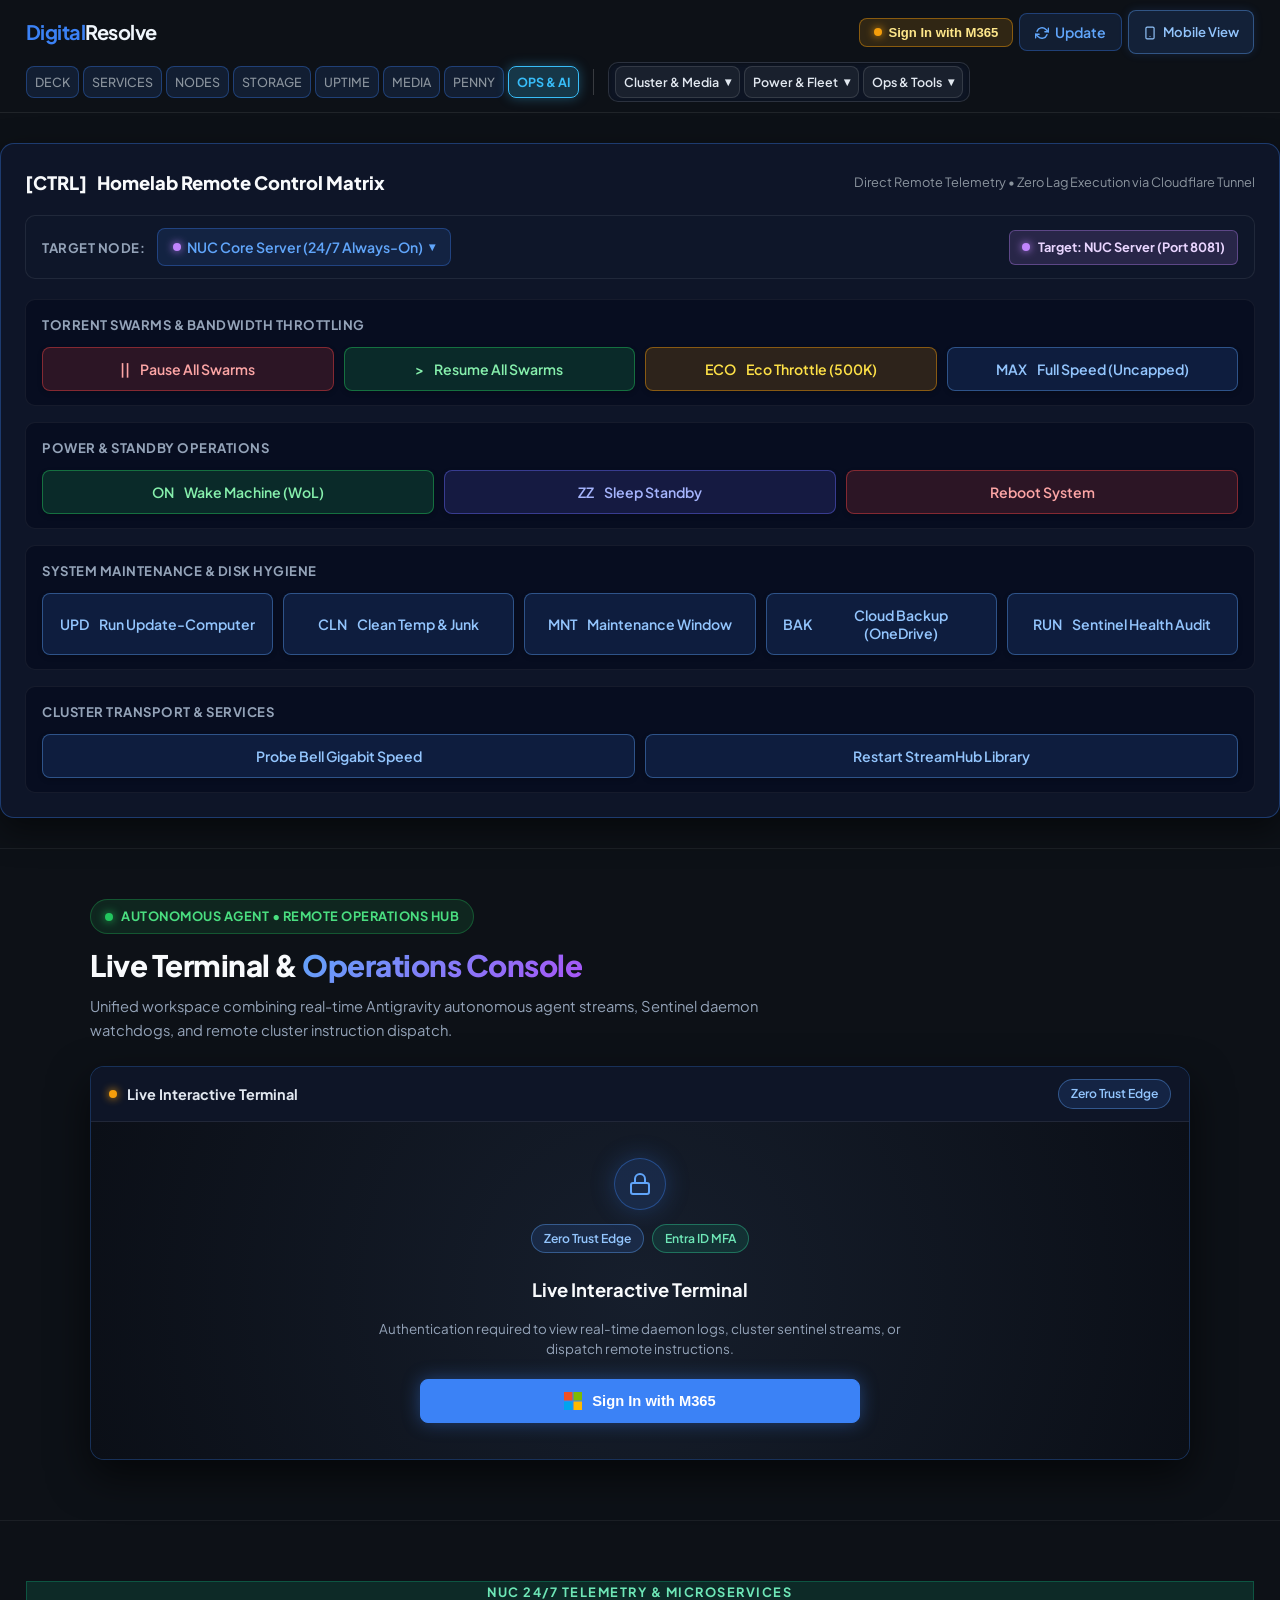
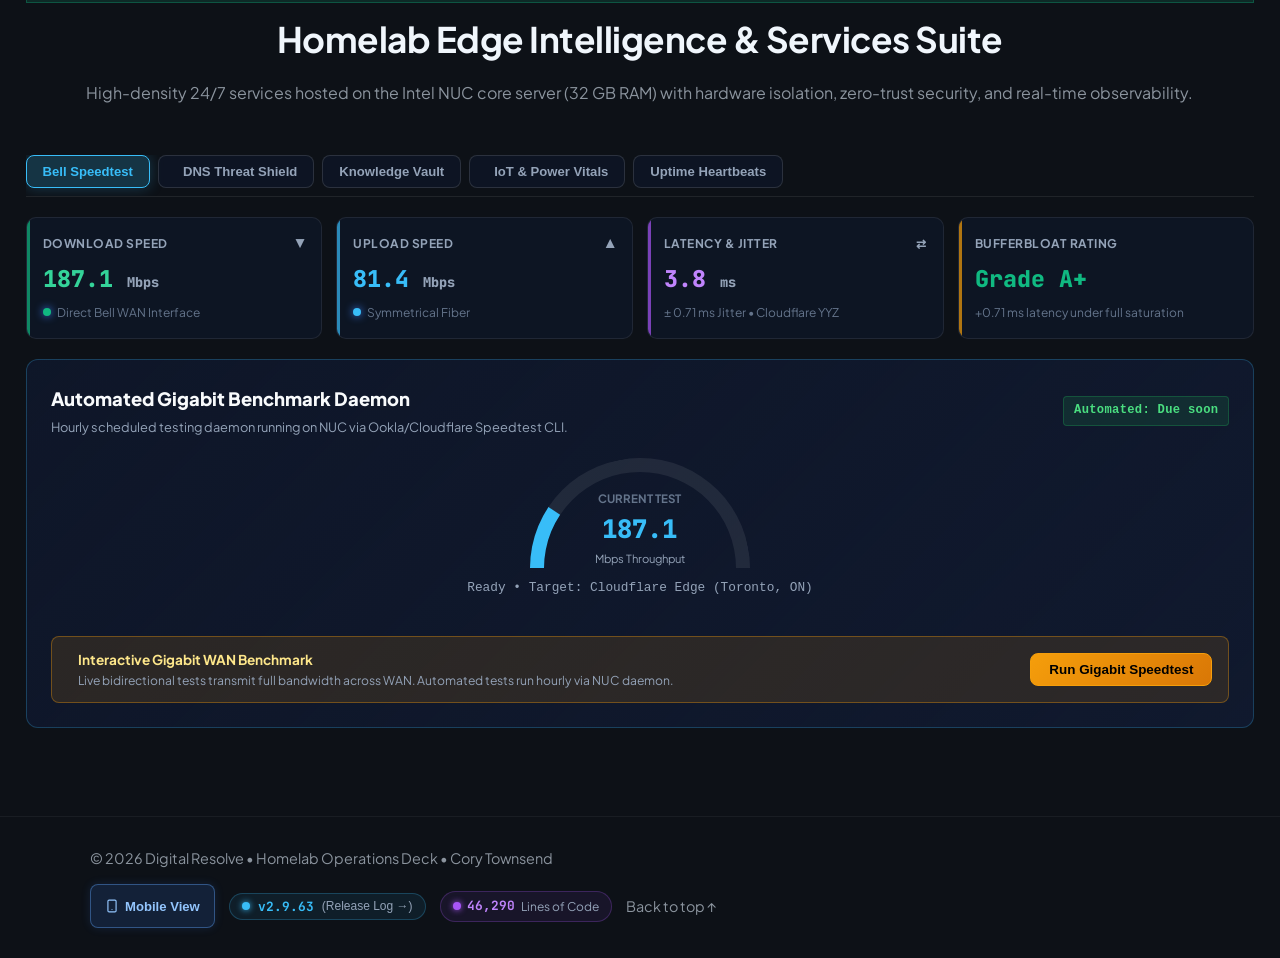
<file: ops.html>
<!DOCTYPE html>
<html lang="en">
<head>
  <meta charset="UTF-8">
  <meta name="viewport" content="width=device-width, initial-scale=1.0">
  <meta http-equiv="Cache-Control" content="no-cache, no-store, must-revalidate, max-age=0">
  <meta http-equiv="Pragma" content="no-cache">
  <meta http-equiv="Expires" content="0">
  <title>Operations &amp; Autonomous Agents - Homelab</title>
  <link rel="icon" type="image/svg+xml" href="data:image/svg+xml,%3Csvg xmlns='http://www.w3.org/2000/svg' viewBox='0 0 32 32'%3E%3Crect width='32' height='32' rx='8' fill='%230b0f17'/%3E%3Cpath d='M8 22V10h7a6 6 0 0 1 0 12H8zm4-3.5h3a2.5 2.5 0 0 0 0-5h-3v5z' fill='%2338bdf8'/%3E%3C/svg%3E">
  <meta name="description" content="Digital Resolve Homelab Operations Deck v2.9.63 - Operations & Autonomous Agents - Homelab">
  <link rel="stylesheet" href="styles.css?v=2.9.63">
  <link rel="preconnect" href="https://fonts.googleapis.com">
  <link rel="preconnect" href="https://fonts.gstatic.com" crossorigin>
  <link rel="preconnect" href="https://wake.digitalresolve.ca">
  <link rel="preconnect" href="https://cam.digitalresolve.ca">
  <link href="https://fonts.googleapis.com/css2?family=JetBrains+Mono:wght@400;500;600;700&family=Plus+Jakarta+Sans:wght@400;500;600;700;800&display=swap" rel="stylesheet">
  <link rel="canonical" href="https://digitalresolve.ca/ops.html" />
  <script>
    (function() {
      try {
        var stored = localStorage.getItem('dr_layout_mode');
        var isMobile = false;
        if (stored === 'mobile') {
          isMobile = true;
        } else if (stored === 'desktop') {
          isMobile = false;
        } else {
          isMobile = (window.innerWidth <= 768) || Boolean(window.matchMedia && window.matchMedia('(max-height: 500px) and (pointer: coarse)').matches);
        }
        var doc = document.documentElement;
        if (isMobile) {
          doc.setAttribute('data-layout-mode', 'mobile');
          doc.classList.add('mobile-layout');
        } else {
          doc.setAttribute('data-layout-mode', 'desktop');
          doc.classList.add('desktop-layout');
          if (stored === 'desktop') {
            doc.classList.add('desktop-forced');
          }
        }
      } catch(e) {}
    })();
  </script>
</head>
<body id="top">
  <a href="#main-content" class="skip-to-content">Skip to main content</a>
  <header class="header" id="site-header">
    <div class="container nav-container">
      <a href="index.html#deck" class="logo" title="DigitalResolve Homelab Deck">
        <span class="logo-text-group"><span class="logo-accent">Digital</span>Resolve</span>
        </a>
      <nav class="nav-links">
        <!-- Primary Category Pages Navigation -->
        <div class="nav-pages-group">
          <a href="index.html" class="btn-nav">DECK</a>
          <a href="services.html" class="btn-nav">SERVICES</a>
          <a href="fleet.html" class="btn-nav">NODES</a>
          <a href="storage.html" class="btn-nav">STORAGE</a>
          <a href="uptime.html" class="btn-nav">UPTIME</a>
          <a href="media.html" class="btn-nav">MEDIA</a>
          <a href="penny.html" class="btn-nav">PENNY</a>
          <a href="ops.html" class="btn-nav active" aria-current="page">OPS &amp; AI</a>
        </div>

        <div class="nav-divider" aria-hidden="true"></div>

        <!-- Contextual Quick-Action Tool Menus -->
        <div class="nav-tools-group">

        <!-- Consolidated Menu 1: Cluster & Media -->
        <div class="dropdown">
          <button type="button" class="btn-nav" id="cluster-menu-btn" aria-haspopup="true" aria-expanded="false" title="Cluster Nodes, Media Streaming, and NUC Microservices">
            <span>Cluster &amp; Media</span> <span class="dropdown-arrow">&#9662;</span>
          </button>
          <div class="dropdown-menu">
            <a href="uptime.html#service-status" class="btn-action-item" title="Open Live Homelab Service Status Dashboard">
              <span class="dropdown-dot" style="background-color: #10b981; box-shadow: 0 0 8px #10b981;"></span>
              <span>Live Service Status Dashboard</span>
              <span class="item-tag online">Live</span>
            </a>
            <a href="storage.html" class="btn-action-item" title="Open Tiered Storage &amp; Live Data Flow Schematic">
              <span class="dropdown-dot" style="background-color: #38bdf8; box-shadow: 0 0 8px #38bdf8;"></span>
              <span>Tiered Storage Live Flow</span>
              <span class="item-tag online">4 Tiers</span>
            </a>
            <a href="ops.html#nuc-services" class="btn-action-item" title="Open NUC 24/7 Telemetry &amp; Microservices Suite">
              <span class="dropdown-dot" style="background-color: #10b981; box-shadow: 0 0 8px #10b981;"></span>
              <span>NUC 24/7 Services Suite</span>
              <span class="item-tag online">Active</span>
            </a>
            <a href="javascript:void(0)" onclick="launchProtectedService('https://stream.digitalresolve.ca', 'Watch Library &amp; StreamHub (stream.digitalresolve.ca)')" class="btn-action-item" title="Open Watch Library (stream.digitalresolve.ca)">
              <span class="dropdown-dot" style="background-color: #38bdf8; box-shadow: 0 0 8px #38bdf8;"></span>
              <span>Watch Library (Stream 4K/HD)</span>
              <span class="item-tag online">Live</span>
            </a>
            <a href="javascript:void(0)" onclick="launchProtectedService('https://jellyfin.digitalresolve.ca', 'Jellyfin Media Server (jellyfin.digitalresolve.ca)')" class="btn-action-item" title="Open Jellyfin Media Server">
              <span class="dropdown-dot" style="background-color: #a855f7; box-shadow: 0 0 8px #a855f7;"></span>
              <span>Jellyfin Media Server</span>
              <span class="item-tag online">Port 8096</span>
            </a>
            <a href="javascript:void(0)" onclick="launchProtectedService('https://files.digitalresolve.ca/files/', 'Media &amp; File Vault (files.digitalresolve.ca)')" class="btn-action-item" title="Open File Vault (files.digitalresolve.ca)">
              <span class="dropdown-dot dot-2"></span>
              <span>Browse Media &amp; Files (NUC)</span>
              <span class="item-tag">Vault</span>
            </a>
            <a href="javascript:void(0)" onclick="launchProtectedService('https://audiobooks.digitalresolve.ca', 'Audiobook Server (Audiobookshelf)')" class="btn-action-item" title="Open Audiobook Server (audiobooks.digitalresolve.ca)">
              <span class="dropdown-dot" style="background-color: #fbbf24; box-shadow: 0 0 8px #fbbf24;"></span>
              <span>Audiobook Server (Audiobookshelf)</span>
              <span class="item-tag online">Port 3333</span>
            </a>
            <a href="javascript:void(0)" onclick="openTailscaleModal()" class="btn-action-item" title="Connect Tailscale Mesh VPN to access LAN services directly anywhere">
              <span class="dropdown-dot" style="background-color: #06b6d4; box-shadow: 0 0 8px #06b6d4;"></span>
              <span>⚡ Connect LAN Mesh (Tailscale)</span>
              <span class="item-tag" style="background: rgba(6, 182, 212, 0.15); color: #06b6d4; border: 1px solid rgba(6, 182, 212, 0.3);">Mesh VPN</span>
            </a>
            <div class="dropdown-divider"></div>
            <a href="penny.html#camera-feed-card" class="btn-action-item" title="Penny's Cat Hub - Live Optical Stream &amp; Smart Feeder IoT">
              <span class="dropdown-dot" style="background-color: #f472b6; box-shadow: 0 0 8px #f472b6;"></span>
              <span>Penny's Cat Hub (Stream &amp; Feeder)</span>
              <span class="item-tag feeder-nav-status-badge">Checking &bull; 192.168.2.22</span>
            </a>
            <div class="dropdown-divider"></div>
            <a href="javascript:void(0)" onclick="launchProtectedService('https://torrents.digitalresolve.ca', 'qBittorrent Workstation (torrents.digitalresolve.ca)')" class="btn-action-item" title="Open Workstation qBittorrent">
              <span class="dropdown-dot dot-1"></span>
              <span>Torrents (Desktop qBit)</span>
              <span class="item-tag" id="desktop-disk-tag">--</span>
            </a>
            <a href="javascript:void(0)" onclick="launchProtectedService('https://torrents2.digitalresolve.ca', 'qBittorrent NUC (torrents2.digitalresolve.ca)')" class="btn-action-item" title="Open NUC qBittorrent">
              <span class="dropdown-dot dot-2"></span>
              <span>Torrents (NUC qBit)</span>
              <span class="item-tag" id="nuc-disk-tag">--</span>
            </a>
            <a href="javascript:void(0)" onclick="openMagnetModal()" class="btn-action-item" title="Open Rapid Torrent &amp; Magnet Ingestion Console">
              <span class="dropdown-dot" style="background-color: #38bdf8; box-shadow: 0 0 8px #38bdf8;"></span>
              <span>+ Quick-Drop Magnet Link</span>
              <span class="item-tag">Inject</span>
            </a>
            <div class="dropdown-divider"></div>
            <a href="javascript:void(0)" onclick="launchProtectedService('https://sonarr.digitalresolve.ca', 'Sonarr (TV Automation)')" class="btn-action-item" title="Open Sonarr TV Automation">
              <span class="dropdown-dot" style="background-color: #38bdf8; box-shadow: 0 0 8px #38bdf8;"></span>
              <span>Sonarr (TV Automation)</span>
              <span class="item-tag online">Port 8990</span>
            </a>
            <a href="javascript:void(0)" onclick="launchProtectedService('https://radarr.digitalresolve.ca', 'Radarr (Movie Automation)')" class="btn-action-item" title="Open Radarr Movie Automation">
              <span class="dropdown-dot" style="background-color: #fb923c; box-shadow: 0 0 8px #fb923c;"></span>
              <span>Radarr (Movie Automation)</span>
              <span class="item-tag online">Port 7878</span>
            </a>
            <a href="javascript:void(0)" onclick="launchProtectedService('https://prowlarr.digitalresolve.ca', 'Prowlarr (Indexer Swarm)')" class="btn-action-item" title="Open Prowlarr Indexer Swarm">
              <span class="dropdown-dot" style="background-color: #f87171; box-shadow: 0 0 8px #f87171;"></span>
              <span>Prowlarr (Indexers)</span>
              <span class="item-tag online">Port 9696</span>
            </a>
            <a href="javascript:void(0)" onclick="launchProtectedService('https://readarr.digitalresolve.ca', 'Readarr (Book Automation)')" class="btn-action-item" title="Open Readarr Book Automation">
              <span class="dropdown-dot" style="background-color: #34d399; box-shadow: 0 0 8px #34d399;"></span>
              <span>Readarr (Book Automation)</span>
              <span class="item-tag online">Port 8787</span>
            </a>
            <div class="dropdown-divider"></div>
            <div class="disk-widget" id="nuc-disk-widget">
              <div class="disk-widget-header">
                <span class="disk-label">NUC Storage (D:)</span>
                <span class="disk-val" id="nuc-disk-val">--</span>
              </div>
              <div class="disk-bar-bg">
                <div class="disk-bar-fill" id="nuc-disk-bar" style="width: 0%;"></div>
              </div>
              <div class="disk-subtext" id="nuc-disk-sub">Awaiting telemetry...</div>
            </div>
            <div class="disk-widget" id="desktop-disk-widget" style="margin-top: 10px;">
              <div class="disk-widget-header">
                <span class="disk-label">Desktop Storage (C: + D: + F:)</span>
                <span class="disk-val" id="desktop-disk-val">--</span>
              </div>
              <div class="disk-bar-bg">
                <div class="disk-bar-fill" id="desktop-disk-bar" style="width: 0%; background: linear-gradient(90deg, #38bdf8, #10b981);"></div>
              </div>
              <div class="disk-subtext" id="desktop-disk-sub">Awaiting telemetry...</div>
            </div>
          </div>
        </div>

        <!-- Consolidated Menu 2: Power & Fleet -->
        <div class="dropdown">
          <button type="button" class="btn-nav" id="wol-btn" aria-haspopup="true" aria-expanded="false" title="Wake-on-LAN, Remote Power, and Hardware Topology">
            <span>Power &amp; Fleet</span> <span class="dropdown-arrow">&#9662;</span>
          </button>
          <div class="dropdown-menu">
            <button type="button" class="btn-action-item" onclick="sendWol('desktop')" title="Send Wake-on-LAN Magic Packet to Desktop">
              <span class="dropdown-dot dot-1" id="badge-desktop"></span>
              <span>Wake Desktop</span>
              <span class="item-tag online" id="status-tag-desktop">Active</span>
            </button>
            <button type="button" class="btn-action-item btn-sleep" onclick="sendSleep('desktop')" title="Put Desktop PC into Sleep Standby">
              <span class="dropdown-dot dot-sleep"></span>
              <span>Sleep Desktop</span>
              <span class="item-tag">Standby</span>
            </button>
            <button type="button" class="btn-action-item" onclick="sendWol('nuc')" title="Send Wake-on-LAN Magic Packet to NUC Server">
              <span class="dropdown-dot dot-2" id="badge-nuc"></span>
              <span>Wake NUC</span>
              <span class="item-tag online" id="status-tag-nuc">24/7 Core</span>
            </button>
            <button type="button" class="btn-action-item" onclick="sendWol('both')" title="Broadcast Wake-on-LAN Magic Packets to Both Desktop and NUC">
              <span class="dropdown-dot dot-1"></span>
              <span>Wake Both</span>
            </button>
            <div class="dropdown-divider"></div>
            <a href="fleet.html#fleet" class="btn-action-item" title="Jump to Cluster Hardware Topology &amp; Circuit Schematic">
              <span class="dropdown-dot" style="background-color: #38bdf8; box-shadow: 0 0 8px #38bdf8;"></span>
              <span>Hardware Topology &amp; Schematic</span>
              <span class="item-tag">Schematic</span>
            </a>
            <a href="uptime.html#uptime" class="btn-action-item" title="Jump to Cluster Availability &amp; 90-Day SLA History">
              <span class="dropdown-dot" style="background-color: #10b981; box-shadow: 0 0 8px #10b981;"></span>
              <span>90-Day SLA &amp; Uptime History</span>
              <span class="item-tag online nav-sla-tag">--</span>
            </a>
            <button type="button" class="btn-action-item" onclick="openCloudflareStatsModal()" title="View Cloudflare Edge Traffic, Cache &amp; Security Statistics">
              <span class="dropdown-dot" style="background-color: #38bdf8; box-shadow: 0 0 8px #38bdf8;"></span>
              <span>Cloudflare Site Statistics</span>
              <span class="item-tag" style="background: rgba(56, 189, 248, 0.15); color: #38bdf8;">Edge Analytics</span>
            </button>
            <div class="dropdown-divider"></div>
            <button type="button" class="btn-action-item" onclick="checkStatus('nuc')" title="Query Live Status and Latency for NUC Server">
              <span class="dropdown-dot dot-2"></span>
              <span>Ping NUC Server</span>
              <span class="item-tag online" id="latency-nuc">-- ms</span>
            </button>
            <button type="button" class="btn-action-item" onclick="checkStatus('desktop')" title="Query Live Status and Latency for Desktop">
              <span class="dropdown-dot dot-1"></span>
              <span>Ping Desktop Node</span>
              <span class="item-tag online" id="latency-desktop">-- ms</span>
            </button>
          </div>
        </div>

        <!-- Consolidated Menu 3: Ops, AI & Resilience -->
        <div class="dropdown">
          <button type="button" class="btn-nav" id="ops-menu-btn" aria-haspopup="true" aria-expanded="false" title="Antigravity Autonomous Agent, Disaster Resilience Test, and AI Telemetry">
            <span>Ops &amp; Tools</span> <span class="dropdown-arrow">&#9662;</span>
          </button>
          <div class="dropdown-menu">
            <button type="button" class="btn-action-item agy-session-link-btn" onclick="openEmbeddedConsole()" title="Open Live Interactive Terminal for Active AGY Session">
              <span class="dropdown-dot" style="background-color: #38bdf8; box-shadow: 0 0 8px #38bdf8;"></span>
              <span>Open AGY Terminal (Auto-Detect)</span>
              <span class="item-tag online">Live</span>
            </button>
            <a href="ops.html#ops-ai" class="btn-action-item" title="Jump to In-Page Compute &amp; Live Terminal Operations Console">
              <span class="dropdown-dot dot-1"></span>
              <span>In-Page Live Terminal</span>
              <span class="item-tag">Ops Hub</span>
            </a>
            <button type="button" class="btn-action-item" onclick="openEmbeddedConsole(true)" title="Open Fullscreen Antigravity Command &amp; Telemetry Console">
              <span class="dropdown-dot dot-1"></span>
              <span>Fullscreen AGY Console</span>
              <span class="item-tag online">Active</span>
            </button>
            <div class="dropdown-divider"></div>
            <button type="button" class="btn-action-item" onclick="openDisasterModal()" title="Launch Disaster Recovery Test Workbench">
              <span class="dropdown-dot" style="background-color: #f59e0b; box-shadow: 0 0 8px #f59e0b;"></span>
              <span>Disaster Test &amp; Chaos Lab</span>
              <span class="item-tag">Chaos Lab</span>
            </button>
            <button type="button" class="btn-action-item" onclick="openChangelogModal()" title="View System Release History">
              <span class="dropdown-dot dot-2"></span>
              <span>Release Changelog (<span id="menu-changelog-ver">v2.9.63</span>)</span>
            </button>
            <button type="button" class="btn-action-item" id="menu-sso-auth-btn" onclick="lockSSO(true, event)" title="Sign out and refresh deck behind Microsoft 365 SSO">
              <span class="dropdown-dot" style="background-color: #ef4444; box-shadow: 0 0 6px #ef4444;"></span>
              <span>Sign Out (M365)</span>
              <span class="item-tag">Sign Out</span>
            </button>
            <div class="dropdown-divider"></div>
            <!-- Embedded AI Token Widget -->
            <div style="padding: 8px 14px 6px; font-size: 0.78rem;">
              <div style="display: flex; justify-content: space-between; align-items: center; margin-bottom: 4px;">
                <span style="color: #94a3b8; font-weight: 600;">Antigravity Quota:</span>
                <span id="menu-token-val" class="mono" style="font-weight: 700; color: #38bdf8;">--% Weekly</span>
              </div>
              <!-- Weekly Limit Progress Bar -->
              <div style="font-size: 0.7rem; color: #cbd5e1; margin-bottom: 2px; display: flex; justify-content: space-between;">
                <span>Gemini Weekly Limit</span>
                <span style="color: #34d399; font-weight: 700;" id="menu-pct-flash">--% Remaining</span>
              </div>
              <div class="model-progress-bar" id="menu-progress-bar" title="Gemini Weekly Limit">
                <div class="model-segment flash" id="menu-bar-flash" style="width: 0%; background: #38bdf8;"></div>
                <div class="model-segment pro" id="menu-bar-pro" style="width: 0%; display: block; background: rgba(255,255,255,0.15);"></div>
              </div>
              <!-- 5-Hour Limit Progress Bar -->
              <div style="font-size: 0.7rem; color: #cbd5e1; margin-top: 6px; margin-bottom: 2px; display: flex; justify-content: space-between;">
                <span>5-Hour Rolling Limit</span>
                <span style="color: #f59e0b; font-weight: 700;" id="menu-pct-5h">--% (--)</span>
              </div>
              <div class="model-progress-bar" id="menu-progress-bar-5h" title="5-Hour Rolling Limit">
                <div class="model-segment" id="menu-bar-5h" style="width: 0%; background: #f59e0b;"></div>
              </div>
              <div style="margin-top: 6px; font-size: 0.68rem; color: #64748b; display: flex; justify-content: space-between; flex-wrap: wrap; gap: 4px 10px;">
                <span>Account: <span id="menu-account-user" style="color: #cbd5e1;">--</span></span>
                <span style="white-space: nowrap;">Claude/GPT: <span id="menu-claude-pct" style="color: #34d399; font-weight: 700;">--</span></span>
              </div>
            </div>
          </div>
        </div>
        </div>
      </nav>

      <!-- Top Right Actions: Dedicated SSO Login / Logout Controls & Layout Toggle -->
      <div class="nav-mobile-actions">
        <!-- Top Dedicated SSO Controls -->
        <div id="top-sso-container" class="top-sso-container">
          <!-- Logged Out: SSO Login Button -->
          <button type="button" class="btn-sso-login" id="top-sso-login-btn" onclick="unlockSSO('m365')" title="Sign in with Microsoft 365 Entra ID SSO">
            <span class="dropdown-dot" style="background-color: #f59e0b; box-shadow: 0 0 8px #f59e0b;"></span>
            <span>Sign In with M365</span>
          </button>

          <!-- Logged In: User Profile Badge & Dedicated Logout Button -->
          <div id="top-sso-authed-group" class="top-sso-authed-group" style="display: none;">
            <div class="top-sso-user-pill" title="Authenticated via Microsoft 365 Entra ID">
              <span class="dropdown-dot" style="background-color: #10b981; box-shadow: 0 0 6px #10b981;"></span>
              <span id="top-sso-user-name">Cory Townsend</span>
            </div>
            <button type="button" class="btn-sso-logout" id="top-sso-logout-btn" onclick="lockSSO(true, event)" title="Sign out of Microsoft 365 Admin Session">
              <span>Sign Out (M365)</span>
            </button>
          </div>
        </div>

                <button type="button" class="btn-nav poll-data-btn" id="btn-poll-real-data" onclick="pollRealData(this)" title="Poll real live telemetry from NUC &amp; Desktop cluster" aria-label="Poll Real Telemetry">
          <span id="poll-data-icon"><svg width="14" height="14" viewBox="0 0 24 24" fill="none" stroke="currentColor" stroke-width="2.5" stroke-linecap="round" stroke-linejoin="round" style="vertical-align: -2px;"><polyline points="23 4 23 10 17 10"></polyline><polyline points="1 20 1 14 7 14"></polyline><path d="M3.51 9a9 9 0 0 1 14.85-3.36L23 10M1 14l4.64 4.36A9 9 0 0 0 20.49 15"></path></svg></span>
          <span class="poll-data-text" id="poll-data-text">Update</span>
        </button>
        <button type="button" class="btn-nav layout-toggle-btn" id="layout-toggle-nav" onclick="toggleLayoutMode()" title="Switch layout mode (Mobile / Desktop)" aria-label="Toggle Layout Mode">
          <span class="layout-toggle-icon" id="layout-toggle-nav-icon"><svg width="14" height="14" viewBox="0 0 24 24" fill="none" stroke="currentColor" stroke-width="2" stroke-linecap="round" stroke-linejoin="round" style="vertical-align: -2px;"><rect x="5" y="2" width="14" height="20" rx="2" ry="2"></rect><line x1="12" y1="18" x2="12.01" y2="18"></line></svg></span>
          <span class="layout-toggle-text" id="layout-toggle-nav-text">Mobile View</span>
        </button>
        <button type="button" class="btn-nav nav-menu-toggle" id="nav-menu-toggle" onclick="toggleMobileNav()" aria-label="Toggle navigation menu" aria-expanded="false">
          <span id="nav-toggle-icon">&#9776;</span>
        </button>
      </div>
    </div>
  </header>

  <main id="main-content" style="padding-top: 30px;">
        <div class="control-matrix-card">
          <div class="control-matrix-header">
            <div class="control-matrix-title">
              <span>[CTRL]</span> Homelab Remote Control Matrix
            </div>
            <div style="font-size: 0.8rem; color: #8b949e;">
              Direct Remote Telemetry &bull; Zero Lag Execution via Cloudflare Tunnel
            </div>
          </div>

          <!-- Top Target Node Selector Bar -->
          <div class="control-node-bar">
            <div style="display: flex; align-items: center; gap: 12px; flex-wrap: wrap;">
              <span style="font-size: 0.82rem; font-weight: 700; color: #94a3b8; text-transform: uppercase; letter-spacing: 0.5px;">Target Node:</span>
              <div class="dropdown">
                <button type="button" class="btn-nav" id="target-node-btn" aria-haspopup="true" title="Switch Target Node between NUC Core Server and Desktop PC">
                  <span class="dropdown-dot" id="target-node-btn-dot" style="background-color: #c084fc; box-shadow: 0 0 8px #c084fc;"></span>
                  <span id="target-node-btn-label">NUC Core Server (24/7 Always-On)</span>
                  <span class="dropdown-arrow">&#9662;</span>
                </button>
                <div class="dropdown-menu">
                  <button type="button" class="btn-action-item" onclick="selectControlNode('nuc')" title="Select NUC Core Server as Execution Target">
                    <span class="dropdown-dot" style="background-color: #c084fc; box-shadow: 0 0 8px #c084fc;"></span>
                    <span>NUC Core Server (24/7 Always-On &bull; 192.168.2.35)</span>
                    <span class="item-tag" style="background: rgba(192, 132, 252, 0.2); color: #c084fc;">Port 8081</span>
                  </button>
                  <button type="button" class="btn-action-item" onclick="selectControlNode('desktop')" title="Select Desktop PC as Execution Target">
                    <span class="dropdown-dot dot-1"></span>
                    <span>Desktop PC (Core Workstation &bull; 192.168.2.62)</span>
                    <span class="item-tag online">Port 8080</span>
                  </button>
                </div>
              </div>
            </div>
            <div id="ctrl-node-status-badge" class="ctrl-node-status-badge">
              <span class="dropdown-dot" id="ctrl-node-status-dot" style="background-color: #c084fc; box-shadow: 0 0 8px #c084fc;"></span>
              <span id="ctrl-node-status-text" style="color: #e9d5ff; font-weight: 700; font-size: 0.8rem;">Target: NUC Server (Port 8081)</span>
            </div>
          </div>

          <!-- Consolidated Action Groups Container -->
          <div class="control-groups-container">
            <!-- Group 1: Torrent Swarms & Bandwidth Throttling -->
            <div class="control-group">
              <div class="control-group-header">
                
                <span class="control-group-title">Torrent Swarms &amp; Bandwidth Throttling</span>
              </div>
              <div class="control-group-grid">
                <button type="button" class="btn-control active-pause" onclick="executeNodeAction('pause-all')" title="Pause All Active Torrent Swarms on Selected Target">
                  <span>||</span> Pause All Swarms
                </button>
                <button type="button" class="btn-control active-resume" onclick="executeNodeAction('resume-all')" title="Resume All Torrent Swarms on Selected Target">
                  <span>&gt;</span> Resume All Swarms
                </button>
                <button type="button" class="btn-control active-eco" onclick="executeNodeAction('eco-throttle')" title="Apply 500 KB/s Eco Bandwidth Limit on Selected Target">
                  <span>ECO</span> Eco Throttle (500K)
                </button>
                <button type="button" class="btn-control" onclick="executeNodeAction('unlimit')" title="Restore Full Unconstrained Bandwidth on Selected Target">
                  <span>MAX</span> Full Speed (Uncapped)
                </button>
              </div>
            </div>

            <!-- Group 2: Power & Standby Operations -->
            <div class="control-group">
              <div class="control-group-header">
                
                <span class="control-group-title">Power &amp; Standby Operations</span>
              </div>
              <div class="control-group-grid">
                <button type="button" class="btn-control active-wake" onclick="executeNodeAction('wake')" title="Send Wake-on-LAN Magic Packet to Selected Target">
                  <span>ON</span> Wake Machine (WoL)
                </button>
                <button type="button" class="btn-control active-sleep" onclick="executeNodeAction('sleep')" title="Put Selected Target into Low-Power Sleep Standby">
                  <span>ZZ</span> Sleep Standby
                </button>
                <button type="button" class="btn-control btn-reboot" onclick="executeNodeAction('reboot')" title="Requires Admin Authorization">
                  Reboot System
                </button>
              </div>
            </div>

            <!-- Group 3: System Maintenance & Disk Hygiene -->
            <div class="control-group">
              <div class="control-group-header">
                
                <span class="control-group-title">System Maintenance &amp; Disk Hygiene</span>
              </div>
              <div class="control-group-grid">
                <button type="button" class="btn-control" onclick="executeNodeAction('run-update-computer')" title="Execute Update-Computer.exe Optimization on Selected Target">
                  <span>UPD</span> Run Update-Computer
                </button>
                <button type="button" class="btn-control" onclick="executeNodeAction('clean-junk')" title="Clean Temp Files &amp; Storage Cache on Selected Target">
                  <span>CLN</span> Clean Temp &amp; Junk
                </button>
                <button type="button" class="btn-control active-maint" id="btn-nuc-maintenance" onclick="openMaintenanceModal()" title="Toggle NUC Scheduled Maintenance Mode (Protects 90-Day SLA &amp; Uptime Statistics during updates and reboots)">
                  <span>MNT</span> <span id="btn-maint-label">Maintenance Window</span>
                </button>
                <button type="button" class="btn-control" onclick="executeNodeAction('run-backup')" title="Trigger Cloud Disaster Recovery Backup to OneDrive">
                  <span>BAK</span> Cloud Backup (OneDrive)
                </button>
                <button type="button" class="btn-control" onclick="executeNodeAction('run-audit')" title="Run Sentinel Watchdog System Health Audit on Selected Target">
                  <span>RUN</span> Sentinel Health Audit
                </button>
              </div>
            </div>

            <!-- Group 4: Cluster Transport & Services -->
            <div class="control-group">
              <div class="control-group-header">
                
                <span class="control-group-title">Cluster Transport &amp; Services</span>
              </div>
              <div class="control-group-grid">
                <button type="button" class="btn-control" id="btn-probe-speed" onclick="sendControl('run-speedtest', 'nuc')" title="Probe Bell Canada Fiber Gigabit Throughput and Jitter">
                  Probe Bell Gigabit Speed
                </button>
                <button type="button" class="btn-control" onclick="sendControl('restart-streamhub', 'nuc')" title="Restart Watch Library StreamHub Service on Port 8088">
                  Restart StreamHub Library
                </button>
              </div>
            </div>
          </div>
        </div>

        <!-- Live Cluster Telemetry & Swarm Dials -->
    <section class="section ops-ai-section" id="ops-ai">
      <div class="container">
        <div class="section-header" style="text-align: left; margin-bottom: 24px;">
          <div class="homelab-badge" style="margin-bottom: 8px;">
            <span class="pulse-dot"></span>
            <span>Autonomous Agent &bull; Remote Operations Hub</span>
          </div>
          <h1 style="font-size: 1.85rem; font-weight: 800; color: #f8fafc; margin-bottom: 6px;">
            Live Terminal &amp; <span class="gradient-text">Operations Console</span>
          </h1>
          <p style="font-size: 0.92rem; color: #94a3b8; max-width: 720px; margin: 0;">
            Unified workspace combining real-time Antigravity autonomous agent streams, Sentinel daemon watchdogs, and remote cluster instruction dispatch.
          </p>
        </div>

        <!-- Live Interactive Terminal & Daemon Streams -->
        <div class="ops-ai-grid">
          <!-- Column 1: Live Interactive Terminal & Daemon Streams -->
          <div class="terminal-window" id="terminal-card">
            <div class="terminal-header" id="terminal-header">
              <div class="terminal-title-group" id="terminal-title-group">
                <span class="pulse-dot" id="terminal-pulse-dot"></span>
                <span id="terminal-title-text">Live Interactive Terminal</span>
              </div>
              <div class="terminal-tabs" id="terminal-tabs-group" role="tablist" aria-label="Live Terminal Log Streams" style="display: none;">
                <button type="button" class="terminal-tab active" id="tab-agy" role="tab" aria-selected="true" onclick="loadLog('agy')" title="View Active Antigravity Autonomous Agent Stream">[AGY]</button>
                <button type="button" class="terminal-tab" id="tab-sentinel" role="tab" aria-selected="false" onclick="loadLog('sentinel')" title="View Sentinel Watchdog Security &amp; Fleet Health Audit Log">Sentinel</button>
                <button type="button" class="terminal-tab" id="tab-power" role="tab" aria-selected="false" onclick="loadLog('power')" title="View Smart Power Optimizer &amp; Dynamic Standby Log">Power</button>
                <button type="button" class="terminal-tab" id="tab-report" role="tab" aria-selected="false" onclick="loadLog('report')" title="View Comprehensive Daily Homelab Morning Briefing">Briefing</button>
                <button type="button" class="terminal-tab" onclick="startNewAgySession('desktop')" style="border-color: rgba(59, 130, 246, 0.4); color: #93c5fd; background: rgba(59, 130, 246, 0.1);" title="Launch New AGY Session on Desktop: agy --dangerously-skip-permissions">Desktop</button>
                <button type="button" class="terminal-tab" onclick="startNewAgySession('nuc')" style="border-color: rgba(167, 139, 250, 0.4); color: #c4b5fd; background: rgba(167, 139, 250, 0.1);" title="Launch New AGY Session on NUC: agy --dangerously-skip-permissions">NUC</button>
                <button type="button" class="terminal-tab" id="tab-lock-btn" onclick="lockSSO(true, event)" title="Lock Session" style="border-color: rgba(239, 68, 68, 0.4); color: #fca5a5; display: none; align-items: center; gap: 6px; padding: 5px 12px; white-space: nowrap;"><svg width="12" height="12" viewBox="0 0 24 24" fill="none" stroke="currentColor" stroke-width="2.5" stroke-linecap="round" stroke-linejoin="round" style="display: inline-block; vertical-align: middle; flex-shrink: 0;"><rect x="3" y="11" width="18" height="11" rx="2" ry="2"></rect><path d="M7 11V7a5 5 0 0 1 10 0v4"></path></svg><span>Lock</span></button>
              </div>
              <div id="terminal-header-sso-badge" style="display: inline-flex; align-items: center; gap: 8px;">
                <span class="sso-badge-tag">Zero Trust Edge</span>
              </div>
              <div id="terminal-token-pill" style="display: none; align-items: center; gap: 6px; background: rgba(56, 189, 248, 0.15); border: 1px solid rgba(56, 189, 248, 0.35); padding: 4px 10px; border-radius: 8px; font-size: 0.78rem;">
                <span class="dropdown-dot" style="background-color: #38bdf8; box-shadow: 0 0 6px #38bdf8;"></span>
                <span style="color: #94a3b8;">Tokens:</span>
                <strong class="mono" id="term-token-val" style="color: #38bdf8;">--</strong>
                <span class="token-breakdown-tags" id="term-token-breakdown">
                  <span class="item-tag tag-flash" id="term-tag-flash" style="background: rgba(56, 189, 248, 0.2); color: #38bdf8; font-size: 0.68rem; padding: 1px 5px;">Flash --</span> <span class="item-tag tag-pro" id="term-tag-pro" style="background: rgba(168, 85, 247, 0.2); color: #c084fc; font-size: 0.68rem; padding: 1px 5px;">Pro --</span>
                  <span class="item-tag" id="term-tag-cache" style="background: rgba(52, 211, 153, 0.2); color: #34d399; font-size: 0.68rem; padding: 1px 5px;">Cache: --</span>
                </span>
              </div>
            </div>

            <!-- Locked Gate State Container (Shown until unlocked) -->
            <div class="terminal-sso-gate" id="terminal-sso-gate" style="display: flex;">
              <div style="max-width: 560px; margin: 0 auto; display: flex; flex-direction: column; align-items: center; gap: 14px;">
                <div style="width: 52px; height: 52px; border-radius: 50%; background: rgba(59, 130, 246, 0.15); border: 1px solid rgba(59, 130, 246, 0.4); display: flex; align-items: center; justify-content: center; box-shadow: 0 0 24px rgba(59, 130, 246, 0.25);">
                  <svg width="24" height="24" viewBox="0 0 24 24" fill="none" stroke="#60a5fa" stroke-width="2" stroke-linecap="round" stroke-linejoin="round"><rect x="3" y="11" width="18" height="11" rx="2" ry="2"></rect><path d="M7 11V7a5 5 0 0 1 10 0v4"></path></svg>
                </div>
                <div class="sso-badge-row">
                  <span class="sso-badge-tag">Zero Trust Edge</span>
                  <span class="sso-badge-tag green">Entra ID MFA</span>
                </div>
                <h2 class="sr-only">Remote Operations Terminal</h2>
                <h3 style="font-size: 1.15rem; font-weight: 700; color: #f8fafc; margin: 0;">Live Interactive Terminal</h3>
                <p style="font-size: 0.84rem; color: #94a3b8; line-height: 1.5; margin: 0; text-align: center;">
                  Authentication required to view real-time daemon logs, cluster sentinel streams, or dispatch remote instructions.
                </p>
                
                <!-- One-Click Microsoft 365 Entra ID SSO Unlock Button -->
                <div style="display: flex; gap: 10px; width: 100%; max-width: 440px; margin-top: 6px;">
                  <button type="button" class="btn btn-primary" onclick="unlockSSO('m365')" title="Authenticate with Microsoft 365" style="flex: 1; padding: 12px 18px; font-size: 0.92rem; font-weight: 700; display: flex; align-items: center; justify-content: center; gap: 10px; box-shadow: 0 0 18px rgba(59, 130, 246, 0.4); cursor: pointer;">
                    <svg width="18" height="18" viewBox="0 0 21 21" fill="none" xmlns="http://www.w3.org/2000/svg" style="display:inline-block;" aria-hidden="true" focusable="false"><path d="M0 0h9.9v9.9H0z" fill="#f25022"/><path d="M11.1 0H21v9.9h-9.9z" fill="#7fba00"/><path d="M0 11.1h9.9V21H0z" fill="#00a4ef"/><path d="M11.1 11.1H21V21h-9.9z" fill="#ffb900"/></svg>
                    <span>Sign In with M365</span>
                  </button>
                </div>
              </div>
            </div>

            <!-- Unlocked Terminal Content -->
            <div class="terminal-body" id="terminal-content" style="display: none;">Connecting to active AGY session stream...</div>
            
            <!-- Command Quick Chips (Inline Terminal) -->
            <div class="agy-inline-chips" id="agy-inline-chips" style="display: none; gap: 8px; margin-top: 10px; margin-bottom: 4px; flex-wrap: wrap;">
              <button type="button" class="quick-chip" onclick="triggerInlineQuickChip(this, 'Check cluster health and uptime stats')" title="Query Cluster Health &amp; Uptime Stats">Cluster Health</button>
              <button type="button" class="quick-chip" onclick="triggerInlineQuickChip(this, 'Run deep codebase audit')" title="Execute Deep Codebase Security &amp; Health Audit">Code Audit</button>
              <button type="button" class="quick-chip" onclick="triggerInlineQuickChip(this, 'Report ISP jitter, loss, and latency')" title="Report Bell Canada Gigabit Jitter, Packet Loss, and Latency">ISP Diagnostics</button>
              <button type="button" class="quick-chip" onclick="triggerInlineQuickChip(this, 'Review current git branch and changes')" title="Review Current Git Branch &amp; Uncommitted Worktree Changes">Git Status</button>
              <button type="button" class="quick-chip" onclick="startNewAgySession('desktop')" style="border-color: #38bdf8; background: rgba(56, 189, 248, 0.2); color: #93c5fd;" title="Launch New AGY Session on Desktop: agy --dangerously-skip-permissions">New: Desktop</button>
              <button type="button" class="quick-chip" onclick="startNewAgySession('nuc')" style="border-color: #a78bfa; background: rgba(167, 139, 250, 0.2); color: #c4b5fd;" title="Launch New AGY Session on NUC: agy --dangerously-skip-permissions">New: NUC</button>
            </div>

            <!-- Remote Instruction Dispatcher for Active AGY Session -->
            <div class="agy-remote-prompt-bar" id="agy-prompt-container" style="display: none; gap: 8px; margin-top: 8px; padding-top: 10px; border-top: 1px solid rgba(255, 255, 255, 0.08); flex-wrap: wrap;">
              <input type="text" id="agy-prompt-input" aria-label="Prompt for active AGY session" placeholder="Transmit instruction / prompt to active AGY session..." style="flex: 1; min-width: 250px; background: rgba(0, 0, 0, 0.4); border: 1px solid rgba(59, 130, 246, 0.35); border-radius: 8px; padding: 10px 14px; color: #f8fafc; font-family: monospace; font-size: 0.88rem;" onkeydown="if(event.key==='Enter') sendAgyPrompt()" />
              <button type="button" class="btn-nav" style="border-color: #3b82f6; background: rgba(59, 130, 246, 0.25); color: #fff;" onclick="sendAgyPrompt()" title="Queue Prompt to Active Antigravity Autonomous Session">Send &rarr;</button>
              <button type="button" class="btn-nav" style="border-color: #10b981; background: rgba(16, 185, 129, 0.25); color: #a7f3d0; font-weight: 700; display: inline-flex; align-items: center; gap: 6px; box-shadow: 0 0 10px rgba(16, 185, 129, 0.25);" onclick="openEmbeddedConsole()" title="Pop out Fullscreen Interactive Console for this session"> Pop Out &nearr;</button>
            </div>
          </div>
        </div>
      </div>
    </section>

    <!-- NUC 24/7 Extended Microservices & Telemetry Suite -->
    <section id="nuc-services" class="fleet-section" style="border-top: 1px solid rgba(255, 255, 255, 0.06); padding-top: 60px;">
      <div class="container">
        <div class="section-header">
          <span class="section-tag" style="background: rgba(16, 185, 129, 0.15); color: #6ee7b7; border: 1px solid rgba(16, 185, 129, 0.3);">NUC 24/7 Telemetry &amp; Microservices</span>
          <h2>Homelab Edge Intelligence &amp; Services Suite</h2>
          <p>High-density 24/7 services hosted on the Intel NUC core server (<span id="nuc-hw-ram">32 GB</span> RAM) with hardware isolation, zero-trust security, and real-time observability.</p>
        </div>

        <div class="nuc-services-container">
          <!-- Segmented Tab Navigation Bar -->
          <div class="nuc-tabs-bar" role="tablist">
            <button type="button" class="nuc-tab-btn active" id="tab-btn-speedtest" role="tab" aria-selected="true" onclick="switchNucTab('speedtest')">
              Bell Speedtest
            </button>
            <button type="button" class="nuc-tab-btn" id="tab-btn-dns" role="tab" aria-selected="false" onclick="switchNucTab('dns')">
              <span></span> DNS Threat Shield
            </button>
            <button type="button" class="nuc-tab-btn" id="tab-btn-books" role="tab" aria-selected="false" onclick="switchNucTab('books')">
              Knowledge Vault
            </button>
            <button type="button" class="nuc-tab-btn" id="tab-btn-iot" role="tab" aria-selected="false" onclick="switchNucTab('iot')">
              <span></span> IoT &amp; Power Vitals
            </button>
            <button type="button" class="nuc-tab-btn" id="tab-btn-kuma" role="tab" aria-selected="false" onclick="switchNucTab('kuma')">
              Uptime Heartbeats
            </button>
          </div>

          <!-- PANE 1: Bell Gigabit Fiber Speedtest -->
          <div class="nuc-pane active" id="pane-speedtest">
            <div class="kpi-row-4">
              <div class="kpi-mini-card success">
                <div class="kpi-label">Download Speed <span>&#9660;</span></div>
                <div class="kpi-val" id="st-val-down" style="color: #34d399;">-- <span style="font-size: 0.85rem; color: #94a3b8;">Mbps</span></div>
                <div class="kpi-sub"><span class="dropdown-dot dot-1" style="background:#10b981;"></span> Direct Bell WAN Interface</div>
              </div>
              <div class="kpi-mini-card">
                <div class="kpi-label">Upload Speed <span>&#9650;</span></div>
                <div class="kpi-val" id="st-val-up" style="color: #38bdf8;">-- <span style="font-size: 0.85rem; color: #94a3b8;">Mbps</span></div>
                <div class="kpi-sub"><span class="dropdown-dot dot-1" style="background:#38bdf8;"></span> Symmetrical Fiber</div>
              </div>
              <div class="kpi-mini-card purple">
                <div class="kpi-label">Latency &amp; Jitter <span>&#8644;</span></div>
                <div class="kpi-val" id="st-val-ping" style="color: #c084fc;">-- <span style="font-size: 0.85rem; color: #94a3b8;">ms</span></div>
                <div class="kpi-sub" id="st-sub-jitter">-- ms Jitter</div>
              </div>
              <div class="kpi-mini-card amber">
                <div class="kpi-label">Bufferbloat Rating</div>
                <div class="kpi-val" id="st-val-grade" style="color: #94a3b8;">--</div>
                <div class="kpi-sub" id="st-sub-bloat">+0 ms latency under full saturation</div>
              </div>
            </div>

            <!-- Speedtest Execution Hero Card -->
            <div class="speedtest-hero-card">
              <div style="display: flex; justify-content: space-between; align-items: center; flex-wrap: wrap; gap: 12px;">
                <div>
                  <h3 style="font-size: 1.15rem; font-weight: 800; color: #f8fafc; margin-bottom: 4px;">Automated Gigabit Benchmark Daemon</h3>
                  <div style="font-size: 0.8rem; color: #94a3b8;">Hourly scheduled testing daemon running on NUC via Ookla/Cloudflare Speedtest CLI.</div>
                </div>
                <span class="item-tag online" id="st-next-probe-badge" style="font-size: 0.76rem; padding: 4px 10px;">Automated: 30m Cadence</span>
              </div>

              <!-- Animated Speedometer Dial Display -->
              <div class="speedtest-gauge-wrap">
                <div class="speed-dial-meter">
                  <div class="speed-dial-bg" id="speed-dial-needle" style="transform: rotate(-135deg);"></div>
                  <div class="speed-dial-center">
                    <div style="font-size: 0.72rem; color: #64748b; font-weight: 700; text-transform: uppercase;">Current Test</div>
                    <div id="gauge-live-num" style="font-size: 1.6rem; font-weight: 900; color: #38bdf8; font-family: 'JetBrains Mono', monospace;">--</div>
                    <div style="font-size: 0.7rem; color: #94a3b8;">Mbps Throughput</div>
                  </div>
                </div>
                <div id="st-stage-indicator" style="font-size: 0.8rem; color: #94a3b8; margin-top: 10px; font-family: monospace;">
                  Ready &bull; Target: Cloudflare Edge (Toronto, ON)
                </div>
              </div>

              <!-- Speedtest Action Trigger -->
              <div class="speedtest-sso-banner">
                <div style="display: flex; align-items: center; gap: 10px;">
                  <span style="font-size: 1.4rem;"></span>
                  <div>
                    <div style="font-weight: 700; color: #fde68a; font-size: 0.85rem;">Interactive Gigabit WAN Benchmark</div>
                    <div style="font-size: 0.76rem; color: #94a3b8; max-width: 600px;">
                      Live bidirectional tests transmit full bandwidth across WAN. Automated tests run hourly via NUC daemon.
                    </div>
                  </div>
                </div>
                <button type="button" class="btn btn-primary" onclick="triggerSpeedtest()" id="btn-run-speedtest" style="background: linear-gradient(135deg, #f59e0b, #d97706); border-color: #f59e0b; color: #000; font-weight: 800; padding: 8px 18px; font-size: 0.84rem; cursor: pointer; display: inline-flex; align-items: center; gap: 6px;">
                  Run Gigabit Speedtest
                </button>
              </div>
            </div>
          </div>

          <!-- PANE 2: Network DNS Threat Shield (AdGuard / Pi-hole) -->
          <div class="nuc-pane" id="pane-dns">
            <div class="kpi-row-4">
              <div class="kpi-mini-card">
                <div class="kpi-label">Upstream Protocol</div>
                <div class="kpi-val" style="color: #60a5fa;">DNS-over-TLS</div>
                <div class="kpi-sub"><span class="dropdown-dot dot-1" style="background:#38bdf8;"></span> Cloudflare (1.1.1.1) + Quad9 (9.9.9.9)</div>
              </div>
              <div class="kpi-mini-card success">
                <div class="kpi-label">Split-Horizon Rewrites</div>
                <div class="kpi-val" id="dns-kpi-routes" style="color: #34d399;">7 LAN Routes</div>
                <div class="kpi-sub"><span class="dropdown-dot dot-1" style="background:#10b981;"></span> Zero NAT Loopback</div>
              </div>
              <div class="kpi-mini-card purple">
                <div class="kpi-label">Curated Blocklists</div>
                <div class="kpi-val" id="dns-kpi-blocklists" style="color: #c084fc;">--</div>
                <div class="kpi-sub">OISD Full + HaGeZi Multi PRO</div>
              </div>
              <div class="kpi-mini-card amber">
                <div class="kpi-label">Service Daemon</div>
                <div class="kpi-val" id="dns-kpi-daemon" style="color: #fbbf24;">Awaiting Install</div>
                <div class="kpi-sub">Intel NUC (192.168.2.35:3000)</div>
              </div>
            </div>

            <div class="dns-threat-box">
              <div style="display: flex; justify-content: space-between; align-items: center; flex-wrap: wrap; gap: 8px; margin-bottom: 12px;">
                <div style="font-weight: 700; color: #f8fafc; font-size: 0.95rem;">
                  Pre-Configured Split-Horizon DNS Rewrites
                </div>
                <span style="font-size: 0.74rem; color: #94a3b8; font-family: monospace;">Local Cluster Resolution (Zero Internet Egress)</span>
              </div>
              <div style="display: grid; grid-template-columns: repeat(auto-fit, minmax(240px, 1fr)); gap: 10px;">
                <div style="background: rgba(0, 0, 0, 0.4); padding: 10px 12px; border-radius: 6px; border: 1px solid rgba(255,255,255,0.06); font-size: 0.78rem;">
                  <div style="color: #cbd5e1; font-weight: 600; margin-bottom: 2px;">torrents.digitalresolve.ca</div>
                  <div style="color: #38bdf8; font-family: monospace;">&rarr; 192.168.2.62 (Desktop Workstation)</div>
                </div>
                <div style="background: rgba(0, 0, 0, 0.4); padding: 10px 12px; border-radius: 6px; border: 1px solid rgba(255,255,255,0.06); font-size: 0.78rem;">
                  <div style="color: #cbd5e1; font-weight: 600; margin-bottom: 2px;">torrents2.digitalresolve.ca</div>
                  <div style="color: #38bdf8; font-family: monospace;">&rarr; 192.168.2.35 (NUC Server)</div>
                </div>
                <div style="background: rgba(0, 0, 0, 0.4); padding: 10px 12px; border-radius: 6px; border: 1px solid rgba(255,255,255,0.06); font-size: 0.78rem;">
                  <div style="color: #cbd5e1; font-weight: 600; margin-bottom: 2px;">cam.digitalresolve.ca</div>
                  <div style="color: #38bdf8; font-family: monospace;">&rarr; 192.168.2.35 (Penny Feeder WebRTC)</div>
                </div>
                <div style="background: rgba(0, 0, 0, 0.4); padding: 10px 12px; border-radius: 6px; border: 1px solid rgba(255,255,255,0.06); font-size: 0.78rem;">
                  <div style="color: #cbd5e1; font-weight: 600; margin-bottom: 2px;">files.digitalresolve.ca</div>
                  <div style="color: #38bdf8; font-family: monospace;">&rarr; 192.168.2.35 (FileBrowser &amp; File Storage)</div>
                </div>
                <div style="background: rgba(0, 0, 0, 0.4); padding: 10px 12px; border-radius: 6px; border: 1px solid rgba(255,255,255,0.06); font-size: 0.78rem;">
                  <div style="color: #cbd5e1; font-weight: 600; margin-bottom: 2px;">stream.digitalresolve.ca</div>
                  <div style="color: #38bdf8; font-family: monospace;">&rarr; 192.168.2.35 (StreamHub / Watch Library)</div>
                </div>
                <div style="background: rgba(0, 0, 0, 0.4); padding: 10px 12px; border-radius: 6px; border: 1px solid rgba(255,255,255,0.06); font-size: 0.78rem;">
                  <div style="color: #cbd5e1; font-weight: 600; margin-bottom: 2px;">feeder.local</div>
                  <div style="color: #f472b6; font-family: monospace;">&rarr; 192.168.2.22 (Smart Feeder Hardware)</div>
                </div>
                <div style="background: rgba(0, 0, 0, 0.4); padding: 10px 12px; border-radius: 6px; border: 1px solid rgba(255,255,255,0.06); font-size: 0.78rem;">
                  <div style="color: #cbd5e1; font-weight: 600; margin-bottom: 2px;">nuc.local</div>
                  <div style="color: #38bdf8; font-family: monospace;">&rarr; 192.168.2.35 (NUC Server)</div>
                </div>
              </div>
            </div>

            <!-- AdGuard Configuration & Status Controls -->
            <div style="margin-top: 16px; background: rgba(15, 23, 42, 0.75); border: 1px solid rgba(16, 185, 129, 0.3); border-radius: 8px; padding: 16px;">
              <div style="display: flex; justify-content: space-between; align-items: center; flex-wrap: wrap; gap: 12px;">
                <div>
                  <div style="display: flex; align-items: center; gap: 10px; flex-wrap: wrap;">
                    <span style="font-weight: 800; color: #f8fafc; font-size: 0.95rem;">AdGuard Home DNS Configuration Suite</span>
                    <span class="item-tag warning" style="background: rgba(245, 158, 11, 0.15); color: #fbbf24; border: 1px solid rgba(245, 158, 11, 0.3); font-size: 0.7rem;">Service Setup Required &bull; Port 3000 Inactive</span>
                  </div>
                  <div style="font-size: 0.78rem; color: #94a3b8; margin-top: 3px;">
                    Homelab DNS filtering and local rewrites ready. Configured for DoT upstreams (1.1.1.1 &bull; 9.9.9.9), HaGeZi + OISD blocklists, and LAN split-horizon.
                  </div>
                </div>
                <div style="display: flex; gap: 8px; flex-wrap: wrap; align-items: center;">
                  <button type="button" class="btn btn-primary" onclick="openAdGuardConfigModal()" style="font-size: 0.78rem; padding: 7px 14px; background: linear-gradient(135deg, #10b981, #059669); border-color: #10b981; color: white !important; display: inline-flex; align-items: center; gap: 6px; cursor: pointer; font-weight: 600;">
                    AdGuard Configuration &amp; Rewrites
                  </button>
                  <button type="button" class="btn btn-secondary" onclick="copyAdguardDeployCommand()" id="btn-copy-adguard" style="font-size: 0.78rem; padding: 7px 14px; color: #38bdf8 !important; border-color: rgba(56, 189, 248, 0.4); display: inline-flex; align-items: center; gap: 6px; cursor: pointer;" title="Copy PowerShell 1-liner to deploy natively on Windows NUC">
                    Copy Windows Deploy Command
                  </button>
                </div>
              </div>
            </div>
          </div>



          <!-- PANE 4: Curated Knowledge Vault & Audiobookshelf -->
          <div class="nuc-pane" id="pane-books">
            <div style="display: flex; justify-content: space-between; align-items: center; margin-bottom: 16px; flex-wrap: wrap; gap: 8px;">
              <div>
                <h3 style="font-size: 1.05rem; font-weight: 800; color: #f8fafc; margin-bottom: 2px;">Curated Media Vault &amp; Audiobookshelf</h3>
                <div id="abs-vault-subtitle" style="font-size: 0.8rem; color: #94a3b8;">High-fidelity audiobooks and technical literature hosted on NUC storage with progress sync.</div>
              </div>
              <div style="display: flex; gap: 8px; flex-wrap: wrap; align-items: center;">
                <select id="abs-sort-select" class="abs-sort-select" aria-label="Sort audiobooks by" onchange="sortAbsBooks(this.value)">
                  <option value="shelf">Active Shelf (Default)</option>
                  <option value="score">Cohesive Score (Top Rated)</option>
                  <option value="rating">Audible Rating (&#9733;)</option>
                  <option value="ratings">Most Ratings (Downloads)</option>
                  <option value="reviews">Most Reviews</option>
                  <option value="title">Title (A&ndash;Z)</option>
                </select>
                <button type="button" onclick="launchProtectedService('https://audiobooks.digitalresolve.ca', 'Audiobook Server (Audiobookshelf)')" class="btn btn-secondary" style="font-size: 0.8rem; padding: 6px 12px; color: #fbbf24 !important; border-color: rgba(245, 158, 11, 0.4); cursor: pointer;">Launch Audiobookshelf &nearr;</button>
                <button type="button" onclick="launchProtectedService('https://files.digitalresolve.ca/files/', 'FileBrowser (files.digitalresolve.ca)')" class="btn btn-secondary" style="font-size: 0.8rem; padding: 6px 12px; cursor: pointer;">FileBrowser &nearr;</button>
              </div>
            </div>

            <div class="bookshelf-grid" id="abs-bookshelf-grid"><div class="book-card" style="grid-column: 1 / -1;"><div class="book-body" style="color: #94a3b8; font-size: 0.85rem;">Loading live Audiobookshelf library from NUC...</div></div></div>
          </div>

          <!-- PANE 5: IoT & Environmental Power Vitals -->
          <div class="nuc-pane" id="pane-iot">
            <div class="iot-metrics-grid">
              <div class="iot-card">
                <div style="display: flex; justify-content: space-between; align-items: center;">
                  <span style="font-size: 0.75rem; text-transform: uppercase; color: #94a3b8; font-weight: 700;">Cluster Power Draw</span>
                  <span class="item-tag online" id="iot-power-tag" style="background: rgba(34, 197, 94, 0.2); color: #4ade80;">Energy Star</span>
                </div>
                <div id="iot-total-watts" style="font-size: 1.8rem; font-weight: 800; color: #34d399; font-family: 'JetBrains Mono', monospace;">
                  -- <span style="font-size: 0.9rem; color: #94a3b8;">Watts</span>
                </div>
                <div style="font-size: 0.78rem; color: #94a3b8; line-height: 1.5;">
                  &bull; NUC 24/7 Server: <strong id="iot-nuc-watts">--</strong><br>
                  &bull; Desktop Active Workstation: <strong id="iot-desk-watts">--</strong><br>
                  &bull; Estimated Monthly Grid Cost: <strong id="iot-grid-cost">Unmetered</strong>
                </div>
              </div>

              <div class="iot-card">
                <div style="display: flex; justify-content: space-between; align-items: center;">
                  <span style="font-size: 0.75rem; text-transform: uppercase; color: #94a3b8; font-weight: 700;">Home Lab Thermals</span>
                  <span class="item-tag online" id="iot-thermal-tag" style="background: rgba(56, 189, 248, 0.2); color: #38bdf8;">Nominal</span>
                </div>
                <div id="iot-ambient-temp" style="font-size: 1.8rem; font-weight: 800; color: #38bdf8; font-family: 'JetBrains Mono', monospace;">
                  Awaiting telemetry
                </div>
                <div style="font-size: 0.78rem; color: #94a3b8; line-height: 1.5;">
                  &bull; NUC Core CPU: <strong id="iot-nuc-cpu-temp">--</strong> (Fan -- RPM)<br>
                  &bull; Desktop Ryzen CPU: <strong id="iot-desk-cpu-temp">--</strong> (AIO Liquid Cooled)<br>
                  &bull; NUC Room Climate: <strong id="iot-room-thermostat">Awaiting telemetry</strong> (YoLink YS8003-UC)<br>
                  &bull; Server Room Water Leak Sensor: <strong id="iot-leak-sensor-status" style="color: #34d399;">Awaiting telemetry</strong> (YS7903-UC)
                </div>
              </div>

              <div class="iot-card" style="border-color: rgba(244, 114, 182, 0.35);">
                <div style="display: flex; justify-content: space-between; align-items: center; gap: 8px; flex-wrap: wrap;">
                  <span style="font-size: 0.75rem; text-transform: uppercase; color: #f472b6; font-weight: 700;">Penny's Smart Feeder IoT</span>
                  <span class="item-tag online feeder-live-status-badge" style="background: rgba(16, 185, 129, 0.2); color: #34d399;"><span style="display: inline-block; width: 7px; height: 7px; border-radius: 50%; background: #10b981; margin-right: 4px; box-shadow: 0 0 6px #10b981;"></span>192.168.2.22 &bull; Checking...</span>
                </div>
                <div style="font-size: 1.8rem; font-weight: 800; color: #f472b6; font-family: 'JetBrains Mono', monospace; margin: 4px 0;">
                  <span id="feeder-nuc-hopper-pct">--%</span> <span id="feeder-nuc-hopper-sub" style="font-size: 0.85rem; color: #94a3b8; font-weight: 600;">(Awaiting telemetry)</span>
                </div>
                <div class="disk-bar-bg" style="margin-bottom: 8px;">
                  <div class="disk-bar-fill" id="feeder-nuc-hopper-bar" style="width: 0%; background: linear-gradient(90deg, #ef4444, #f87171); transition: width 0.4s ease;"></div>
                </div>
                <div style="font-size: 0.78rem; color: #94a3b8; line-height: 1.5;">
                  - Consolidated into <strong>Penny's Cat Hub</strong> alongside optical cam stream.<br>
                  - Hardware: <strong>LiieyPet WIFI - 192.168.2.22</strong><br>
                  - Optical Watchdog: <span id="feeder-nuc-watchdog" style="color: #cbd5e1; font-weight: 600;">Armed &amp; Active</span><br>
                  - Last Dispense: <span id="feeder-iot-last-time" style="color: #cbd5e1;">Querying...</span>
                </div>
                <div style="margin-top: 10px; display: flex; gap: 8px; align-items: center; flex-wrap: wrap;">
                  <button type="button" class="btn btn-secondary" style="font-size: 0.72rem; padding: 3px 8px; color: #f472b6 !important;" onclick="fetchFeederStatus()" title="Poll Smart Feeder Telemetry">Check Feeder</button>
                  <a href="penny.html#camera-feed-card" class="btn btn-secondary" style="font-size: 0.76rem; padding: 5px 12px; color: #f472b6 !important; border-color: rgba(244, 114, 182, 0.4); display: inline-flex; align-items: center; gap: 6px;" title="Open Penny's Cat Hub (Stream &amp; Feeder)">
                    <span>Open Penny's Cat Hub (Stream &amp; Controls) &rarr;</span>
                  </a>
                </div>
              </div>
            </div>
          </div>

          <!-- PANE 6: Uptime Kuma Multi-Service Heartbeat Matrix -->
          <div class="nuc-pane" id="pane-kuma">
            <div class="kuma-matrix-box">
              <table class="kuma-table">
                <thead>
                  <tr>
                    <th>Service &amp; Port</th>
                    <th>Node Host</th>
                    <th>Latency</th>
                    <th>24h Uptime</th>
                    <th>Status</th>
                  </tr>
                </thead>
                <tbody>
                  <tr>
                    <td><strong>Review &amp; Watch Library</strong> (StreamHub :8088)</td>
                    <td>NUC (192.168.2.35)</td>
                    <td><span class="mono" id="kuma-lat-stream" style="color: #34d399;">-- ms</span></td>
                    <td id="kuma-uptime-stream">--</td>
                    <td><span class="item-tag online" id="kuma-status-stream">Probing...</span></td>
                  </tr>
                  <tr>
                    <td><strong>FileBrowser Media Cloud</strong> (:8085)</td>
                    <td>NUC (192.168.2.35)</td>
                    <td><span class="mono" id="kuma-lat-files" style="color: #34d399;">-- ms</span></td>
                    <td id="kuma-uptime-files">--</td>
                    <td><span class="item-tag online" id="kuma-status-files">Probing...</span></td>
                  </tr>
                  <tr>
                    <td><strong>qBittorrent VPN Daemon</strong> (:8081)</td>
                    <td>NUC (WireGuard Mullvad)</td>
                    <td><span class="mono" id="kuma-lat-qbit" style="color: #34d399;">-- ms</span></td>
                    <td id="kuma-uptime-qbit">--</td>
                    <td><span class="item-tag online" id="kuma-status-qbit">Probing...</span></td>
                  </tr>
                  <tr>
                    <td><strong>WoL &amp; Power Orchestration Gateway</strong> (:8082)</td>
                    <td>NUC / Desktop Cluster</td>
                    <td><span class="mono" id="kuma-lat-wol" style="color: #34d399;">-- ms</span></td>
                    <td id="kuma-uptime-wol">--</td>
                    <td><span class="item-tag online" id="kuma-status-wol">Probing...</span></td>
                  </tr>
                  <tr>
                    <td><strong>Optical Cat Cam WebRTC Engine</strong> (:8089)</td>
                    <td>NUC (Hardware go2rtc)</td>
                    <td><span class="mono" id="kuma-lat-catcam" style="color: #34d399;">-- ms</span></td>
                    <td id="kuma-uptime-catcam">--</td>
                    <td><span class="item-tag online" id="kuma-status-catcam">Probing...</span></td>
                  </tr>
                  <tr>
                    <td><strong>Cloudflare Zero Trust Edge Mesh</strong> (Tunnel)</td>
                    <td>Global Edge Anycast</td>
                    <td><span class="mono" id="kuma-lat-cf" style="color: #38bdf8;">-- ms</span></td>
                    <td id="kuma-uptime-cf">--</td>
                    <td><span class="item-tag online" id="kuma-status-cf">Shield Active</span></td>
                  </tr>
                </tbody>
              </table>
              <div style="background: rgba(2, 6, 23, 0.9); padding: 12px 18px; border-top: 1px solid rgba(255, 255, 255, 0.08); display: flex; justify-content: space-between; align-items: center; flex-wrap: wrap; gap: 8px; font-size: 0.78rem; color: #94a3b8;">
                <span>SSL Certificate: <strong>digitalresolve.ca</strong> (Cloudflare Universal SSL (Let's Encrypt ECDSA)) &bull; <strong style="color: #34d399;" class="ssl-cert-days">85 Days Remaining</strong> (Auto-Renews)</span>
                <span class="mono">TLS 1.3 &bull; 0-RTT &bull; HTTP/3 Ready</span>
              </div>
            </div>
          </div>
        </div>
      </div>
    </section>

    <!-- Self-Hosted Cloud Applications Grid -->
  </main>
  <footer class="footer">
    <div class="container footer-container" style="display: flex; justify-content: space-between; align-items: center; flex-wrap: wrap; gap: 14px;">
      <p>&copy; 2026 Digital Resolve &bull; Homelab Operations Deck &bull; Cory Townsend</p>
      <div class="footer-meta" style="display: flex; align-items: center; flex-wrap: wrap; gap: 14px;">
        <button type="button" class="version-badge-btn layout-toggle-btn" id="layout-toggle-footer" onclick="toggleLayoutMode()" title="Switch layout mode (Mobile / Desktop)" aria-label="Toggle Layout Mode">
          <span class="layout-toggle-icon" id="layout-toggle-footer-icon"><svg width="14" height="14" viewBox="0 0 24 24" fill="none" stroke="currentColor" stroke-width="2" stroke-linecap="round" stroke-linejoin="round" style="vertical-align: -2px;"><rect x="5" y="2" width="14" height="20" rx="2" ry="2"></rect><line x1="12" y1="18" x2="12.01" y2="18"></line></svg></span>
          <span class="layout-toggle-text" id="layout-toggle-footer-text">Mobile View</span>
        </button>
        <button type="button" class="version-badge-btn" onclick="openChangelogModal()" title="View System Release Changelog">
          <span class="dropdown-dot" style="background-color: #38bdf8; box-shadow: 0 0 6px #38bdf8;"></span>
          <span class="mono" style="font-weight: 700; color: #38bdf8; font-size: 0.8rem;" id="footer-version-tag">v2.9.63</span>
          <span style="color: #94a3b8; font-size: 0.75rem;">(Release Log &rarr;)</span>
        </button>
        <div class="footer-loc-badge" id="footer-loc-badge" title="Project Codebase Scale: 46,290 Lines of Code (HTML: 27,975 lines | CSS: 7,863 lines | JS: 10,451 lines | CNAME)">
          <span class="dropdown-dot" style="background-color: #a855f7; box-shadow: 0 0 6px #a855f7;"></span>
          <span class="mono" style="font-weight: 700; color: #c084fc; font-size: 0.8rem;" id="project-loc-count">46,290</span>
          <span style="color: #94a3b8; font-size: 0.75rem;">Lines of Code</span>
        </div>
        <div class="footer-links">
          <a href="#top" onclick="scrollToTop(event)" role="button" aria-label="Back to top">Back to top &uarr;</a>
        </div>
      </div>
    </div>
  </footer>

  <!-- Floating Back to Top Button -->
  <button type="button" id="btn-floating-top" class="btn-floating-top" onclick="scrollToTop(event)" title="Back to top" aria-label="Back to top">
    <svg width="18" height="18" viewBox="0 0 24 24" fill="none" stroke="currentColor" stroke-width="2.5" stroke-linecap="round" stroke-linejoin="round">
      <path d="M18 15l-6-6-6 6"/>
    </svg>
  </button>

  <!-- Notification Toast -->
  <div id="wol-toast" class="wol-toast" role="alert" aria-live="polite">
    <span class="toast-dot" id="toast-dot"></span>
    <div class="toast-content">
      <span id="toast-message" class="toast-title">Notification</span>
      <span id="toast-subtext" class="toast-subtext"></span>
    </div>
  </div>
  <div id="magnet-modal-overlay" class="magnet-modal-overlay" style="display: none;" onclick="closeMagnetModalOnBackdrop(event)">
    <div class="magnet-modal" role="dialog" aria-modal="true" aria-label="Remote torrent magnet drop">
      <div class="magnet-header">
        <div class="magnet-title">[+] Remote Torrent / Magnet Drop</div>
        <button type="button" class="magnet-close" onclick="closeMagnetModal()" title="Close Remote Magnet Modal" aria-label="Close magnet dialog">&times;</button>
      </div>
      <div id="magnet-modal-unlocked">
        <p style="font-size: 0.85rem; color: var(--text-muted); margin-bottom: 14px; line-height: 1.5;">
          Inject any torrent or magnet link into your home server. Traffic is downloaded through Mullvad WireGuard VPN and auto-unpacked.
        </p>
        <textarea id="magnet-input" class="magnet-input" aria-label="Magnet link or torrent URL" placeholder="Paste magnet:?xt=... or .torrent HTTP URL here"></textarea>
        <div class="magnet-targets">
          <label class="magnet-target-label">
            <input type="radio" name="magnet-target" value="nuc" checked>
            <span>NUC Home Server (24/7 &bull; D:\Torrents)</span>
          </label>
          <label class="magnet-target-label">
            <input type="radio" name="magnet-target" value="desktop">
            <span>Desktop Workstation</span>
          </label>
        </div>
        <button type="button" class="magnet-submit-btn" id="magnet-submit-btn" onclick="submitMagnet()" title="Inject Torrent Magnet into qBittorrent via Mullvad VPN">Start Remote Download</button>
      </div>
      <!-- Locked SSO Gate Overlay for Magnet Modal -->
      <div id="magnet-modal-sso-gate" style="display: none; flex-direction: column; align-items: center; justify-content: center; gap: 16px; padding: 24px 16px; text-align: center;">
        <div style="width: 52px; height: 52px; border-radius: 50%; background: rgba(59, 130, 246, 0.15); border: 1px solid rgba(59, 130, 246, 0.4); display: flex; align-items: center; justify-content: center; font-size: 1.6rem;">
          <svg width="24" height="24" viewBox="0 0 24 24" fill="none" stroke="#38bdf8" stroke-width="2" stroke-linecap="round" stroke-linejoin="round"><rect x="3" y="11" width="18" height="11" rx="2" ry="2"></rect><path d="M7 11V7a5 5 0 0 1 10 0v4"></path></svg>
        </div>
        <div style="font-weight: 700; color: #f8fafc; font-size: 1.05rem;">Microsoft 365 Entra ID SSO Required</div>
        <p style="font-size: 0.85rem; color: #94a3b8; max-width: 380px; margin: 0 auto; line-height: 1.4;">
          Direct torrent and magnet ingestion to local storage drives requires authenticated administrator access.
        </p>
        <button type="button" class="btn btn-primary" onclick="unlockSSO('m365')" style="padding: 10px 22px; font-size: 0.92rem;">
          Sign In with M365
        </button>
      </div>
    </div>
  </div>
  <!-- Embedded Antigravity (AGY) Interactive Terminal Console Modal -->
  <div id="agy-console-modal-overlay" class="agy-modal-overlay" style="display: none;" onclick="closeAgyConsoleOnBackdrop(event)">
    <div class="agy-console-window" id="agy-console-window" role="dialog" aria-modal="true" aria-label="Antigravity live terminal">
      <div class="agy-console-header">
        <div class="agy-window-controls">
          <button type="button" class="win-dot dot-close" onclick="closeAgyConsole()" title="Close" aria-label="Close terminal console"></button>
          <button type="button" class="win-dot dot-min" onclick="closeAgyConsole()" title="Minimize" aria-label="Minimize terminal console"></button>
          <button type="button" class="win-dot dot-max" onclick="maximizeAgyConsole()" title="Fullscreen" aria-label="Toggle fullscreen terminal console"></button>
        </div>
        <div class="agy-console-title">
          <span class="pulse-dot" id="agy-modal-pulse-dot"></span>
          <span id="agy-modal-title-text">Antigravity (AGY) Live Terminal</span>
        </div>
        <div class="agy-console-header-actions">
          <span class="item-tag online" id="agy-console-status">ONLINE (Desktop :8082)</span>
          <button type="button" class="btn-console-act" onclick="resumeAgySessionOnDesktop()" style="color: #34d399; border-color: rgba(52, 211, 153, 0.4);" title="Resume Session webdev in Windows Terminal on Desktop">Resume on Desktop &nearr;</button>
          <button type="button" class="btn-console-act" onclick="startNewAgySession('desktop')" style="color: #60a5fa; border-color: rgba(59, 130, 246, 0.4);" title="Start New AGY Session on Desktop: agy --dangerously-skip-permissions">+ New: Desktop</button>
          <button type="button" class="btn-console-act" onclick="startNewAgySession('nuc')" style="color: #c084fc; border-color: rgba(192, 132, 252, 0.4);" title="Start New AGY Session on NUC: agy --dangerously-skip-permissions">+ New: NUC</button>
          <button type="button" class="btn-console-act" onclick="toggleConsoleAutoPoll()" id="btn-console-poll" aria-pressed="true" title="Toggle 2s Live Auto-Polling">Auto-Stream: ON</button>
          <button type="button" class="btn-console-act" onclick="refreshAgyConsole()" title="Refresh Now" aria-label="Refresh terminal stream">&#x21bb;</button>
          <button type="button" class="btn-console-act" onclick="closeAgyConsole()" title="Close Fullscreen Terminal Console" aria-label="Close terminal console">&times;</button>
        </div>
      </div>

      <!-- Quick Session Bar -->
      <div class="agy-session-meta-bar" id="agy-session-meta-bar" style="display: none;">
        <div class="meta-item"><span class="meta-lbl">Session:</span> <span class="meta-val"><strong style="color: #60a5fa;" id="agy-meta-name">Detecting...</strong></span></div>
        <div class="meta-item"><span class="meta-lbl">Session ID:</span> <span id="agy-meta-cid" class="meta-val mono">--</span></div>
        <div class="meta-item"><span class="meta-lbl">AGY All-Time Tokens:</span> <span class="meta-val mono" id="modal-token-count">-- (Syncing...)</span></div>
        <div class="meta-item"><span class="meta-lbl">Model Tier:</span> <span class="meta-val" id="modal-model-val" style="color: #34d399;">Detecting model...</span></div>
        <div class="meta-item"><span class="meta-lbl">Model Breakdown:</span> <span class="meta-val" id="modal-model-breakdown">Calculating breakdown...</span></div>
        <div class="meta-item"><span class="meta-lbl">Cost Efficiency:</span> <span class="meta-val" id="modal-savings-val" style="color: #34d399;">Calculating savings...</span></div>
        <div class="meta-item"><span class="meta-lbl">Node:</span> <span class="meta-val" id="agy-meta-node">Auto-Detect (NUC / Desktop)</span></div>
        <div class="meta-item"><span class="meta-lbl">Auth Gateway:</span> <span class="meta-val">wake.digitalresolve.ca (M365 Entra ID SSO)</span></div>
        <div class="meta-actions">
          <button type="button" class="meta-link-btn" onclick="refreshAgyConsole()" title="Force Refresh Stream">Refresh Stream &#x21bb;</button>
          <button type="button" class="meta-link-btn" onclick="launchAgySession('app')" title="Launch in Local AGY App">Open in App &nearr;</button>
          <button type="button" class="meta-link-btn" onclick="launchAgySession('copy')" title="Copy ID">Copy CID</button>
        </div>
      </div>

      <!-- Modal SSO Gate (Shown until unlocked) -->
      <div class="modal-sso-gate" id="modal-sso-gate" style="display: flex;">
        <div style="max-width: 560px; margin: 0 auto; display: flex; flex-direction: column; align-items: center; gap: 16px;">
          <div style="width: 56px; height: 56px; border-radius: 50%; background: rgba(59, 130, 246, 0.15); border: 1px solid rgba(59, 130, 246, 0.4); display: flex; align-items: center; justify-content: center; box-shadow: 0 0 24px rgba(59, 130, 246, 0.25);">
            <svg width="26" height="26" viewBox="0 0 24 24" fill="none" stroke="#60a5fa" stroke-width="2" stroke-linecap="round" stroke-linejoin="round"><rect x="3" y="11" width="18" height="11" rx="2" ry="2"></rect><path d="M7 11V7a5 5 0 0 1 10 0v4"></path></svg>
          </div>
          <div class="sso-badge-row">
            <span class="sso-badge-tag">Zero Trust Edge Protected</span>
            <span class="sso-badge-tag green">Entra ID MFA</span>
          </div>
          <h3 style="font-size: 1.25rem; font-weight: 700; color: #f8fafc; margin: 0;">Live Interactive Terminal</h3>
          <p style="font-size: 0.88rem; color: #94a3b8; line-height: 1.5; margin: 0;">
            Authentication required before viewing real-time terminal interactions or dispatching commands to the active Antigravity session.
          </p>
          
          <!-- One-Click Microsoft 365 Entra ID SSO Unlock Button -->
          <div style="display: flex; gap: 10px; width: 100%; max-width: 440px; margin-top: 6px;">
            <button type="button" class="btn btn-primary" onclick="unlockSSO('m365')" title="Authenticate with Microsoft 365 Entra ID SSO" style="flex: 1; padding: 12px 18px; font-size: 0.95rem; font-weight: 700; display: flex; align-items: center; justify-content: center; gap: 10px; box-shadow: 0 0 18px rgba(59, 130, 246, 0.4); cursor: pointer;">
              <svg width="18" height="18" viewBox="0 0 21 21" fill="none" xmlns="http://www.w3.org/2000/svg" style="display:inline-block;" aria-hidden="true" focusable="false"><path d="M0 0h9.9v9.9H0z" fill="#f25022"/><path d="M11.1 0H21v9.9h-9.9z" fill="#7fba00"/><path d="M0 11.1h9.9V21H0z" fill="#00a4ef"/><path d="M11.1 11.1H21V21h-9.9z" fill="#ffb900"/></svg>
              <span>Sign In with M365</span>
            </button>
          </div>
        </div>
      </div>

      <!-- Live Terminal Stream Output Screen -->
      <div class="agy-console-screen" id="agy-console-screen" style="display: none;">
        <div class="agy-line system">[SYSTEM] Establishing encrypted tunnel to active AGY host (Port 8082 via M365 SSO)...</div>
        <div class="agy-line system" id="agy-conn-line">[SYSTEM] Detecting active AGY conversation stream across NUC &amp; Desktop...</div>
      </div>

      <!-- Command Quick Chips -->
      <div class="agy-quick-chips" id="agy-quick-chips" style="display: none;">
        <button type="button" class="quick-chip" onclick="triggerQuickChip(this, 'Check cluster health and uptime stats')" title="Query Cluster Health &amp; Uptime Stats">Cluster Health</button>
        <button type="button" class="quick-chip" onclick="triggerQuickChip(this, 'Run deep codebase audit')" title="Execute Deep Codebase Security &amp; Health Audit">Code Audit</button>
        <button type="button" class="quick-chip" onclick="triggerQuickChip(this, 'Report ISP jitter, loss, and latency')" title="Report Bell Canada Gigabit Jitter, Packet Loss, and Latency">ISP Diagnostics</button>
        <button type="button" class="quick-chip" onclick="triggerQuickChip(this, 'Review current git branch and changes')" title="Review Current Git Branch &amp; Uncommitted Worktree Changes">Git Status</button>
        <button type="button" class="quick-chip" onclick="startNewAgySession('desktop')" style="border-color: #38bdf8; background: rgba(56, 189, 248, 0.2); color: #93c5fd;" title="Start New AGY Session on Desktop: agy --dangerously-skip-permissions">New: Desktop</button>
        <button type="button" class="quick-chip" onclick="startNewAgySession('nuc')" style="border-color: #a78bfa; background: rgba(167, 139, 250, 0.2); color: #c4b5fd;" title="Start New AGY Session on NUC: agy --dangerously-skip-permissions">New: NUC</button>
      </div>

      <!-- Interactive Shell Prompt Input Bar -->
      <div class="agy-console-input-bar" id="agy-console-input-bar" style="display: none;">
        <div class="agy-prompt-label">
          <span style="color: #4ade80;">agy</span><span style="color: #94a3b8;">@</span><span style="color: #38bdf8;">digitalresolve</span><span style="color: #f8fafc;">:</span><span style="color: #a78bfa;">~</span><span style="color: #4ade80;">$</span>
        </div>
        <input type="text" id="agy-modal-input" class="agy-modal-input" aria-label="Terminal command prompt" placeholder="Type prompt or command to transmit to active AGY agent..." onkeydown="if(event.key==='Enter') sendConsolePrompt()" autocomplete="off" spellcheck="false" />
        <button type="button" class="agy-send-btn" id="agy-modal-send-btn" onclick="sendConsolePrompt()" title="Execute Prompt in Active AGY Autonomous Session">Execute &crarr;</button>
      </div>
    </div>
  </div>

  <!-- Homelab Health Index Radar Breakdown Modal -->
  <div id="health-modal-overlay" class="health-modal-overlay" style="display: none;" onclick="closeHealthModalOnBackdrop(event)">
    <div class="health-modal-window" role="dialog" aria-modal="true" aria-label="Homelab Cluster Health Radar">
      <div class="health-modal-header">
        <div style="display: flex; align-items: center; gap: 8px;">
          <span class="pulse-dot" style="background-color: #10b981; box-shadow: 0 0 8px #10b981;"></span>
          <span style="font-weight: 700; color: #f8fafc; font-size: 1rem;">Homelab Health Radar &bull; Diagnostic Scorecard</span>
        </div>
        <button type="button" class="changelog-close" onclick="closeHealthModal()" title="Close Health Radar Modal" aria-label="Close health dialog">&times;</button>
      </div>
      <div class="health-modal-body">
        <div style="display: flex; justify-content: space-between; align-items: center; padding: 12px 16px; background: rgba(16, 185, 129, 0.1); border: 1px solid rgba(16, 185, 129, 0.3); border-radius: 10px;">
          <div>
            <div style="font-size: 0.78rem; color: #94a3b8; text-transform: uppercase; letter-spacing: 0.5px;">Aggregate Cluster Health Index</div>
            <div style="font-size: 1.5rem; font-weight: 800; color: #34d399; margin-top: 2px;" id="modal-health-score">--</div>
          </div>
          <span class="item-tag online" style="font-size: 0.82rem; padding: 4px 10px;">All Systems Green</span>
        </div>

        <div class="health-radar-row">
          <div class="health-radar-header">
            <span><strong style="color: #f1f5f9;">Intel NUC Core Server (24/7 Node)</strong> &bull; 192.168.2.35</span>
            <span style="color: #34d399; font-weight: 700;">--</span>
          </div>
          <div class="health-meter-bar"><div class="health-meter-fill" style="width: 0%;"></div></div>
          <div style="font-size: 0.72rem; color: #64748b;">Services: Swarm Engine, CatCam Proxy, StreamHub 8088, WireGuard Tunnel</div>
        </div>

        <div class="health-radar-row">
          <div class="health-radar-header">
            <span><strong style="color: #f1f5f9;">Desktop Workstation (Cory-Desktop)</strong> &bull; 192.168.2.62</span>
            <span style="color: #34d399; font-weight: 700;">--</span>
          </div>
          <div class="health-meter-bar"><div class="health-meter-fill" style="width: 0%;"></div></div>
          <div style="font-size: 0.72rem; color: #64748b;">Services: Antigravity Autonomous Agent, High-Speed Torrenting, Git Sync</div>
        </div>

        <div class="health-radar-row">
          <div class="health-radar-header">
            <span><strong style="color: #f1f5f9;">Mullvad WireGuard Privacy Shield</strong></span>
            <span style="color: #34d399; font-weight: 700;">--</span>
          </div>
          <div class="health-meter-bar"><div class="health-meter-fill" style="width: 0%;"></div></div>
          <div style="font-size: 0.72rem; color: #64748b;">Tunnel Status: Active &bull; Zero IP/DNS Leaks Detected &bull; Kill-switch Enforced</div>
        </div>

        <div class="health-radar-row">
          <div class="health-radar-header">
            <span><strong style="color: #f1f5f9;">Bell Canada Gigabit Fiber Telemetry</strong></span>
            <span style="color: #38bdf8; font-weight: 700;">Measuring...</span>
          </div>
          <div class="health-meter-bar"><div class="health-meter-fill" style="width: 0%; background: linear-gradient(90deg, #0ea5e9, #38bdf8);"></div></div>
          <div style="font-size: 0.72rem; color: #64748b;">ISP Performance: Bell Gigabit Fiber &bull; Telemetry Probe Active</div>
        </div>

        <div class="health-radar-row">
          <div class="health-radar-header">
            <span><strong style="color: #f1f5f9;">Media Storage Capacity (D:\Torrents)</strong></span>
            <span style="color: #60a5fa; font-weight: 700;">Scanning...</span>
          </div>
          <div class="health-meter-bar"><div class="health-meter-fill" style="width: 0%; background: linear-gradient(90deg, #3b82f6, #60a5fa);"></div></div>
          <div style="font-size: 0.72rem; color: #64748b;">File System: Healthy &bull; Auto-Unpack Enabled &bull; Eco Cleanup Configured</div>
        </div>

        <div class="health-radar-row">
          <div class="health-radar-header">
            <span><strong style="color: #f1f5f9;">Zero Trust Perimeter &amp; M365 SSO Shield</strong></span>
            <span style="color: #c084fc; font-weight: 700;">--</span>
          </div>
          <div class="health-meter-bar"><div class="health-meter-fill" style="width: 0%; background: linear-gradient(90deg, #9333ea, #c084fc);"></div></div>
          <div style="font-size: 0.72rem; color: #64748b;">Security: 0 Open Router Ports &bull; Cloudflare Tunnel Ingress &bull; M365 Entra ID SSO &amp; Passkey</div>
        </div>

        <div style="display: flex; justify-content: flex-end; gap: 10px; margin-top: 10px;">
          <button type="button" class="btn btn-secondary" onclick="closeHealthModal()" style="font-size: 0.82rem; padding: 6px 14px;">Close</button>
          <button type="button" class="btn btn-primary" onclick="closeHealthModal(); checkStatus('both'); showToast('info', 'Diagnostic Dispatched', 'Probing NUC &amp; Desktop nodes in real-time...');" style="font-size: 0.82rem; padding: 6px 14px;">Run Live Probing &rarr;</button>
        </div>
      </div>
    </div>
  </div>

  <!-- Cloudflare Site Statistics & Traffic Analytics Modal -->
  <div id="cloudflare-stats-modal-overlay" class="health-modal-overlay" style="display: none;" onclick="if(event.target===this)closeCloudflareStatsModal()">
    <div class="health-modal-window" role="dialog" aria-modal="true" aria-label="Cloudflare Site Statistics and Traffic Analytics" style="max-width: 820px; max-height: 88vh; display: flex; flex-direction: column;">
      <div class="health-modal-header" style="display: flex; justify-content: space-between; align-items: center; border-bottom: 1px solid rgba(255, 255, 255, 0.08); padding-bottom: 12px; margin-bottom: 14px;">
        <div>
          <h3 style="font-size: 1.05rem; font-weight: 800; color: #f8fafc; margin: 0; display: flex; align-items: center; gap: 8px;">
            <span class="dropdown-dot" style="background-color: #38bdf8; box-shadow: 0 0 8px #38bdf8;"></span>
            Cloudflare Site Statistics &amp; Edge Analytics &bull; digitalresolve.ca
          </h3>
          <div style="font-size: 0.76rem; color: #94a3b8; margin-top: 2px;">
            Live 24-hour edge traffic telemetry, cache hit efficiency, WAF bot defense, and subdomain tunnel throughput.
          </div>
        </div>
        <button type="button" class="btn btn-secondary" aria-label="Close Cloudflare statistics modal" onclick="closeCloudflareStatsModal()" style="font-size: 0.8rem; padding: 4px 10px; cursor: pointer;">&times;</button>
      </div>

      <div style="overflow-y: auto; flex: 1; padding-right: 4px; display: flex; flex-direction: column; gap: 16px;">
        <!-- Top 4 KPI Metrics -->
        <div style="display: grid; grid-template-columns: repeat(auto-fit, minmax(170px, 1fr)); gap: 10px;">
          <div style="background: rgba(15, 23, 42, 0.6); border: 1px solid rgba(56, 189, 248, 0.3); border-radius: 8px; padding: 12px;">
            <div style="font-size: 0.72rem; color: #94a3b8; text-transform: uppercase; font-weight: 700;">Total Edge Requests</div>
            <div style="font-size: 1.6rem; font-weight: 800; color: #38bdf8; font-family: 'JetBrains Mono', monospace; margin: 4px 0;" class="cf-kpi-requests">--</div>
            <div style="font-size: 0.72rem; color: #34d399;" class="cf-kpi-sla">&bull; Awaiting telemetry</div>
          </div>
          <div style="background: rgba(15, 23, 42, 0.6); border: 1px solid rgba(16, 185, 129, 0.3); border-radius: 8px; padding: 12px;">
            <div style="font-size: 0.72rem; color: #94a3b8; text-transform: uppercase; font-weight: 700;" class="cf-kpi-ratio-label">Edge Cache Hit Ratio</div>
            <div style="font-size: 1.6rem; font-weight: 800; color: #34d399; font-family: 'JetBrains Mono', monospace; margin: 4px 0;" class="cf-kpi-ratio">--</div>
            <div style="font-size: 0.72rem; color: #94a3b8;" class="cf-kpi-saved">&bull; Awaiting telemetry</div>
          </div>
          <div style="background: rgba(15, 23, 42, 0.6); border: 1px solid rgba(192, 132, 252, 0.3); border-radius: 8px; padding: 12px;">
            <div style="font-size: 0.72rem; color: #94a3b8; text-transform: uppercase; font-weight: 700;" class="cf-kpi-visitors-label">Unique Visitors (24h)</div>
            <div style="font-size: 1.6rem; font-weight: 800; color: #c084fc; font-family: 'JetBrains Mono', monospace; margin: 4px 0;" class="cf-kpi-visitors">--</div>
            <div style="font-size: 0.72rem; color: #94a3b8;" class="cf-kpi-toppop">&bull; Top PoP: YUL (Montreal)</div>
          </div>
          <div style="background: rgba(15, 23, 42, 0.6); border: 1px solid rgba(245, 158, 11, 0.3); border-radius: 8px; padding: 12px;">
            <div style="font-size: 0.72rem; color: #94a3b8; text-transform: uppercase; font-weight: 700;">Threats &amp; Bots Blocked</div>
            <div style="font-size: 1.6rem; font-weight: 800; color: #fbbf24; font-family: 'JetBrains Mono', monospace; margin: 4px 0;" class="cf-kpi-threats">--</div>
            <div style="font-size: 0.72rem; color: #34d399;" class="cf-kpi-geoshield">&bull; CA/US Geo-Shield</div>
          </div>
        </div>

        <!-- Subdomain Routing & Traffic Telemetry Table -->
        <div style="background: rgba(15, 23, 42, 0.6); border: 1px solid rgba(255, 255, 255, 0.08); border-radius: 8px; padding: 14px;">
          <div style="font-size: 0.84rem; font-weight: 700; color: #f8fafc; margin-bottom: 10px; display: flex; justify-content: space-between; align-items: center;">
            <span>Subdomain Routing &amp; Edge Ingress Matrix</span>
            <span style="font-size: 0.72rem; color: #64748b; font-family: monospace;">Encrypted Tunnel Transport</span>
          </div>
          <div style="overflow-x: auto;">
            <table style="width: 100%; border-collapse: collapse; font-size: 0.76rem; text-align: left;">
              <thead>
                <tr style="border-bottom: 1px solid rgba(255, 255, 255, 0.08); color: #64748b; text-transform: uppercase; letter-spacing: 0.5px;">
                  <th style="padding: 6px 8px;">Domain Hostname</th>
                  <th style="padding: 6px 8px;">Origin Target</th>
                  <th style="padding: 6px 8px;">24h Requests</th>
                  <th style="padding: 6px 8px;">Cache &bull; Latency</th>
                  <th style="padding: 6px 8px;">Status</th>
                </tr>
              </thead>
              <tbody style="color: #cbd5e1;">
                <tr style="border-bottom: 1px solid rgba(255, 255, 255, 0.04);">
                  <td style="padding: 8px;"><strong style="color: #38bdf8;">digitalresolve.ca</strong> (Apex)</td>
                  <td style="padding: 8px; font-family: monospace;">GitHub Pages (Cloudflare Edge Proxy)</td>
                  <td style="padding: 8px; font-family: monospace; color: #60a5fa;" class="cf-row-req-apex">--</td>
                  <td style="padding: 10px 14px;"><span class="item-tag online" style="font-size: 0.72rem; padding: 5px 12px; border-radius: 6px; display: inline-flex; align-items: center; white-space: nowrap;">GitHub Pages Edge</span></td>
                  <td style="padding: 8px;"><span class="item-tag online" style="font-size: 0.68rem; padding: 2px 6px;">Active</span></td>
                </tr>
                <tr style="border-bottom: 1px solid rgba(255, 255, 255, 0.04);">
                  <td style="padding: 8px;"><strong style="color: #38bdf8;">wake.digitalresolve.ca</strong></td>
                  <td style="padding: 8px; font-family: monospace;">NUC (192.168.2.35:8082 &bull; API Gateway &amp; Telemetry)</td>
                  <td style="padding: 8px; font-family: monospace; color: #60a5fa;" class="cf-row-req-wake">--</td>
                  <td style="padding: 8px; color: #34d399;">Tunnel Proxy</td>
                  <td style="padding: 8px;"><span class="item-tag online" style="font-size: 0.68rem; padding: 2px 6px;">Active</span></td>
                </tr>
                <tr style="border-bottom: 1px solid rgba(255, 255, 255, 0.04);">
                  <td style="padding: 8px;"><strong style="color: #38bdf8;">cam.digitalresolve.ca</strong></td>
                  <td style="padding: 8px; font-family: monospace;">NUC (:8089 CatCam / WebRTC)</td>
                  <td style="padding: 8px; font-family: monospace; color: #60a5fa;" class="cf-row-req-cam">--</td>
                  <td style="padding: 8px; color: #34d399;">WebRTC Tunnel</td>
                  <td style="padding: 8px;"><span class="item-tag online" style="font-size: 0.68rem; padding: 2px 6px;">Active</span></td>
                </tr>
                <tr style="border-bottom: 1px solid rgba(255, 255, 255, 0.04);">
                  <td style="padding: 8px;"><strong style="color: #38bdf8;">torrents.digitalresolve.ca</strong></td>
                  <td style="padding: 8px; font-family: monospace;">Desktop (192.168.2.62:8080 &bull; M365 SSO)</td>
                  <td style="padding: 8px; font-family: monospace; color: #60a5fa;" class="cf-row-req-torrents">--</td>
                  <td style="padding: 8px; color: #38bdf8;">Protected Tunnel</td>
                  <td style="padding: 8px;"><span class="item-tag online cf-sub-torrents-badge" id="cf-sub-torrents-badge" style="font-size: 0.68rem; padding: 2px 6px;">Active</span></td>
                </tr>
                <tr style="border-bottom: 1px solid rgba(255, 255, 255, 0.04);">
                  <td style="padding: 8px;"><strong style="color: #38bdf8;">torrents2.digitalresolve.ca</strong></td>
                  <td style="padding: 8px; font-family: monospace;">NUC (192.168.2.35:8081 &bull; M365 SSO)</td>
                  <td style="padding: 8px; font-family: monospace; color: #60a5fa;" class="cf-row-req-torrents2">--</td>
                  <td style="padding: 8px; color: #38bdf8;">Protected Tunnel</td>
                  <td style="padding: 8px;"><span class="item-tag online" style="font-size: 0.68rem; padding: 2px 6px;">Active</span></td>
                </tr>
                <tr style="border-bottom: 1px solid rgba(255, 255, 255, 0.04);">
                  <td style="padding: 8px;"><strong style="color: #38bdf8;">stream.digitalresolve.ca</strong></td>
                  <td style="padding: 8px; font-family: monospace;">NUC (:8088 / :3333)</td>
                  <td style="padding: 8px; font-family: monospace; color: #60a5fa;" class="cf-row-req-stream">--</td>
                  <td style="padding: 8px; color: #c4b5fd;">Protected Tunnel</td>
                  <td style="padding: 8px;"><span class="item-tag online" style="font-size: 0.68rem; padding: 2px 6px;">Active</span></td>
                </tr>
                <tr>
                  <td style="padding: 8px;"><strong style="color: #38bdf8;">files.digitalresolve.ca</strong></td>
                  <td style="padding: 8px; font-family: monospace;">NUC (:8085 File Vault)</td>
                  <td style="padding: 8px; font-family: monospace; color: #60a5fa;" class="cf-row-req-files">--</td>
                  <td style="padding: 8px; color: #94a3b8;">Tunnel Proxy</td>
                  <td style="padding: 8px;"><span class="item-tag online" style="font-size: 0.68rem; padding: 2px 6px;">Active</span></td>
                </tr>
              </tbody>
            </table>
          </div>
        </div>

        <!-- Security, SSL & Protocol Specifications -->
        <div style="display: grid; grid-template-columns: repeat(auto-fit, minmax(280px, 1fr)); gap: 10px;">
          <div style="background: rgba(15, 23, 42, 0.6); border: 1px solid rgba(255, 255, 255, 0.08); border-radius: 8px; padding: 12px; font-size: 0.78rem; line-height: 1.6; color: #94a3b8;">
            <div style="color: #f8fafc; font-weight: 700; margin-bottom: 4px;">Edge Transport &amp; Security</div>
            <div>&bull; Transport Protocol: <strong style="color: #cbd5e1;">HTTP/3 (QUIC) &bull; HTTP/2</strong></div>
            <div>&bull; TLS Version: <strong style="color: #34d399;">TLS 1.3 (0-RTT Session Resumption)</strong></div>
            <div>&bull; SSL Certificate: <strong style="color: #cbd5e1;" class="ssl-cert-days">Cloudflare Universal SSL (Let's Encrypt ECDSA) (85 Days Left)</strong></div>
            <div>&bull; DNSSEC: <strong style="color: #34d399;">Enabled &amp; Validated (100% Authenticated)</strong></div>
          </div>
          <div style="background: rgba(15, 23, 42, 0.6); border: 1px solid rgba(255, 255, 255, 0.08); border-radius: 8px; padding: 12px; font-size: 0.78rem; line-height: 1.6; color: #94a3b8;">
            <div style="color: #f8fafc; font-weight: 700; margin-bottom: 4px;">Zero Trust Perimeter Policy</div>
            <div>&bull; Identity Provider: <strong style="color: #38bdf8;">Microsoft 365 Entra ID SAML</strong></div>
            <div>&bull; Geo-Fencing: <strong style="color: #cbd5e1;">Canada &amp; United States (Strict Whitelist)</strong></div>
            <div>&bull; Origin Port Exposure: <strong style="color: #34d399;">0 Open WAN Ports (Argo Ingress)</strong></div>
            <div>&bull; Edge PoPs: <strong style="color: #cbd5e1;">YUL (Montreal) &bull; YYZ (Toronto)</strong></div>
          </div>
        </div>
      </div>

      <div style="display: flex; justify-content: space-between; align-items: center; border-top: 1px solid rgba(255, 255, 255, 0.08); padding-top: 12px; margin-top: 14px; flex-wrap: wrap; gap: 8px;">
        <a href="https://dash.cloudflare.com/" target="_blank" rel="noopener noreferrer" class="btn btn-secondary" style="font-size: 0.78rem; padding: 6px 12px; color: #38bdf8 !important; border-color: rgba(56, 189, 248, 0.4);">
          Open Cloudflare Dashboard &nearr;
        </a>
        <button type="button" class="btn btn-primary" onclick="closeCloudflareStatsModal()" style="font-size: 0.8rem; padding: 6px 16px; background: linear-gradient(135deg, #0284c7, #0369a1); border-color: #0284c7; color: white !important; cursor: pointer;">
          Close
        </button>
      </div>
    </div>
  </div>

  <!-- Disaster Recovery & Resilience Test Modal -->
  <div id="disaster-modal-overlay" class="disaster-modal-overlay chaos-modal-overlay" style="position: fixed; inset: 0; width: 100vw; height: 100vh; z-index: 10005; background: rgba(2, 6, 23, 0.94); display: none; align-items: center; justify-content: center; padding: 16px; box-sizing: border-box;" onclick="closeDisasterModalOnBackdrop(event)">
    <div class="disaster-modal-window chaos-modal-window" role="dialog" aria-modal="true" aria-label="Homelab Disaster Recovery Test" style="background: #090d16; border: 1px solid rgba(245, 158, 11, 0.45); border-radius: 16px; width: 95%; max-width: 860px; max-height: 90vh; display: flex; flex-direction: column; box-shadow: 0 25px 50px -12px rgba(0, 0, 0, 0.8), 0 0 35px rgba(245, 158, 11, 0.22); overflow: hidden;">
      <div class="disaster-modal-header chaos-modal-header">
        <div style="display: flex; align-items: center; gap: 10px;">
          <span style="font-size: 1.35rem;"></span>
          <div>
            <div style="font-weight: 800; color: #f8fafc; font-size: 1.05rem; letter-spacing: -0.3px;">Disaster Recovery Test &bull; Homelab Resilience Lab <span class="item-tag" style="background: rgba(245, 158, 11, 0.2); color: #fbbf24; margin-left: 8px; font-size: 0.68rem;">[SIMULATION MODE]</span></div>
            <div style="font-size: 0.74rem; color: #94a3b8;">Simulate real-world outages &amp; verify autonomous self-healing sentinel failover.</div>
          </div>
        </div>
        <button type="button" class="changelog-close" onclick="closeDisasterModal()" title="Close Disaster Test" aria-label="Close disaster test dialog">&times;</button>
      </div>

      <div class="chaos-modal-body">
        <!-- Top Status Bar -->
        <div class="chaos-status-bar">
          <div class="chaos-score-container">
            <div>
              <div style="font-size: 0.72rem; color: #94a3b8; text-transform: uppercase; font-weight: 600;">Cluster Resilience Index</div>
              <div class="chaos-score-val" id="chaos-score-val">100% Optimal</div>
            </div>
            <span class="item-tag online" id="chaos-fault-counter">0 Outages Active</span>
          </div>
          <div class="chaos-actions-top">
            <button type="button" class="btn-chaos-action btn-chaos-sound" id="btn-chaos-sound" aria-pressed="false" onclick="toggleChaosSound()" title="Toggle Web Audio procedural synthesizer sound effects">
              Sound: OFF
            </button>
            <button type="button" class="btn-chaos-action btn-chaos-heal" onclick="restoreAllChaos()" title="Master Sentinel Override: Restore all nodes to 100% green">
              Recover All Nodes
            </button>
          </div>
        </div>

        <!-- Interactive Topology & Circuit Schematic Map -->
        <div class="chaos-topology-box">
          <div class="chaos-topology-header">
            <span style="font-size: 0.78rem; font-weight: 700; color: #cbd5e1; text-transform: uppercase; letter-spacing: 0.5px;">Live Topology Schematic</span>
            <span style="font-size: 0.72rem; color: #64748b;">Autonomous Sentinel Watchdog: Active (3m schedule)</span>
          </div>

          <div class="chaos-grid-nodes">
            <!-- 1. Cloudflare Edge -->
            <div class="chaos-node node-ok" id="c-node-cf">
              <div class="chaos-node-icon"></div>
              <div class="chaos-node-name">Cloudflare Edge</div>
              <span class="chaos-node-status ok">Active (Zero Trust)</span>
            </div>

            <!-- 2. Bell Fiber GigaHub -->
            <div class="chaos-node node-ok" id="c-node-bell">
              <div class="chaos-node-icon"></div>
              <div class="chaos-node-name">Bell Fiber 1.5G</div>
              <span class="chaos-node-status ok">1.5 Gbps (Optimal)</span>
            </div>

            <!-- 3. Mullvad VPN -->
            <div class="chaos-node node-ok" id="c-node-vpn">
              <div class="chaos-node-icon"></div>
              <div class="chaos-node-name">Mullvad Tunnel</div>
              <span class="chaos-node-status ok">Encrypted (WireGuard)</span>
            </div>

            <!-- 4. Intel NUC Core -->
            <div class="chaos-node node-ok" id="c-node-nuc">
              <div class="chaos-node-icon"></div>
              <div class="chaos-node-name">Intel NUC 24/7</div>
              <span class="chaos-node-status ok">Healthy (100%)</span>
            </div>

            <!-- 5. Desktop Workstation -->
            <div class="chaos-node node-ok" id="c-node-desktop">
              <div class="chaos-node-icon"></div>
              <div class="chaos-node-name">Desktop Workstation</div>
              <span class="chaos-node-status ok">Healthy (100%)</span>
            </div>

            <!-- 6. Storage Pool -->
            <div class="chaos-node node-ok" id="c-node-storage">
              <div class="chaos-node-icon"></div>
              <div class="chaos-node-name">Storage Pools</div>
              <span class="chaos-node-status ok">Healthy (Storage Online)</span>
            </div>
          </div>
        </div>

        <!-- Chaos Arsenal: Fault Injection Controls -->
        <div>
          <div style="font-size: 0.78rem; font-weight: 700; color: #cbd5e1; text-transform: uppercase; letter-spacing: 0.5px; margin-bottom: 8px;">
            Disaster Scenarios (Click to Inject / Recover)
          </div>
          <div class="chaos-arsenal-grid">
            <!-- Scenario 1: Bell Fiber -->
            <div class="chaos-card" id="c-card-fiber">
              <div>
                <div class="chaos-card-header">
                  <span></span>
                  <span>Cut Bell Fiber Uplink</span>
                </div>
                <div class="chaos-card-desc">
                  Simulates complete physical fiber carrier drop. Sentinel triggers multi-WAN failover to standby cellular WireGuard route.
                </div>
              </div>
              <button type="button" class="chaos-card-trigger" id="btn-fault-fiber" onclick="triggerChaosFault('bellFiber')">
                Sever Fiber Link
              </button>
            </div>

            <!-- Scenario 2: Desktop Hard Power Loss -->
            <div class="chaos-card" id="c-card-desktop">
              <div>
                <div class="chaos-card-header">
                  
                  <span>Desktop Sudden Power Cut</span>
                </div>
                <div class="chaos-card-desc">
                  Simulates workstation power outage (0W). NUC assumes queued torrent &amp; agent proxies; arms Wake-on-LAN reboot packet.
                </div>
              </div>
              <button type="button" class="chaos-card-trigger" id="btn-fault-desktop" onclick="triggerChaosFault('desktopPower')">
                Pull Desktop Plug
              </button>
            </div>

            <!-- Scenario 3: Volumetric DDoS -->
            <div class="chaos-card" id="c-card-ddos">
              <div>
                <div class="chaos-card-header">
                  
                  <span>50k req/s Volumetric DDoS</span>
                </div>
                <div class="chaos-card-desc">
                  Simulates synthetic SYN/HTTP flood assault against public endpoints. Cloudflare Under-Attack defense shields local origin NUC.
                </div>
              </div>
              <button type="button" class="chaos-card-trigger" id="btn-fault-ddos" onclick="triggerChaosFault('ddosFlood')">
                Flood Edge with 50k SYN
              </button>
            </div>

            <!-- Scenario 4: Storage Saturation -->
            <div class="chaos-card" id="c-card-disk">
              <div>
                <div class="chaos-card-header">
                  
                  <span>Storage Saturation (99.8%)</span>
                </div>
                <div class="chaos-card-desc">
                  Simulates torrent disk exhaustion (&lt;300MB free). Sentinel executes automated temp buffer pruning and SMB relocation.
                </div>
              </div>
              <button type="button" class="chaos-card-trigger" id="btn-fault-disk" onclick="triggerChaosFault('diskFull')">
                Fill Disk to 99.8%
              </button>
            </div>
          </div>
        </div>

        <!-- Live Streaming Chaos Console Feed -->
        <div class="chaos-console-box">
          <div class="chaos-console-header">
            <span>LIVE SENTINEL EVENT STREAM</span>
            <span>AUTO-SCROLL &bull; REAL-TIME</span>
          </div>
          <div class="chaos-console-feed" id="chaos-console-feed">
            <div class="chaos-line sys">[SYSTEM] Disaster Recovery Sentinel v2.6.0 initialized. Topology verified green.</div>
            <div class="chaos-line info">[PROBE] All 6 infrastructure nodes responding within SLA (&lt; 12ms latency).</div>
            <div class="chaos-line heal">[READY] Autonomous failover triggers armed. Select an outage scenario above to test resilience.</div>
          </div>
        </div>

      </div>
    </div>
  </div>

  <!-- Universal Admin SSO Verification Gate Modal -->
  <div id="speedtest-sso-modal-overlay" class="speedtest-sso-modal-overlay" style="display: none;" onclick="if(event.target===this)closeSpeedtestSSOModal()">
    <div class="speedtest-sso-modal" role="dialog" aria-modal="true" aria-label="Admin SSO Authorization for Homelab Operations">
      <div style="background: rgba(15, 23, 42, 0.95); padding: 18px 22px; border-bottom: 1px solid rgba(255, 255, 255, 0.08); display: flex; justify-content: space-between; align-items: center;">
        <div style="display: flex; align-items: center; gap: 10px;">
          <span style="font-size: 1.4rem;"></span>
          <div>
            <div style="font-weight: 800; font-size: 1.02rem; color: #f8fafc;">Admin Authorization Required</div>
            <div style="font-size: 0.74rem; color: #f59e0b; font-family: monospace;" id="sso-gate-action-name">Interactive System Operation &bull; M365 SSO</div>
          </div>
        </div>
        <button type="button" class="changelog-close" onclick="closeSpeedtestSSOModal()" title="Close SSO Dialog" aria-label="Close dialog">&times;</button>
      </div>
      <div style="padding: 22px; display: flex; flex-direction: column; gap: 16px;">
        <div style="background: rgba(245, 158, 11, 0.1); border: 1px solid rgba(245, 158, 11, 0.3); border-radius: 8px; padding: 14px; font-size: 0.8rem; color: #fde68a; line-height: 1.55;">
          <strong> Zero Trust Security Policy:</strong><br>
          All Digital Resolve operations are protected by <strong>Cloudflare Access and Microsoft 365 Entra ID SSO</strong> (<code>cory.townsend@digitalresolve.ca</code>, 30-day session). Sign in once with your Microsoft 365 account to unlock live hardware controls and telemetry.
        </div>
        <div style="display: flex; flex-direction: column; gap: 12px; margin-top: 4px;">
          <button type="button" class="btn btn-primary" onclick="verifySpeedtestSSO()" style="width: 100%; padding: 13px 20px; font-size: 0.95rem; font-weight: 700; display: flex; align-items: center; justify-content: center; gap: 10px; box-shadow: 0 0 20px rgba(59, 130, 246, 0.4); cursor: pointer;">
            <span>Sign In with Microsoft 365 (Entra ID)</span>
          </button>
          <button type="button" class="btn btn-secondary" onclick="closeSpeedtestSSOModal()" style="font-size: 0.82rem; cursor: pointer; padding: 8px 16px; border-color: rgba(255, 255, 255, 0.15); align-self: center;">Cancel</button>
        </div>
      </div>
    </div>
  </div>

  <!-- Comprehensive High-Level System Release Changelog Modal -->
  <div id="changelog-modal-overlay" class="changelog-modal-overlay" style="display: none;" onclick="closeChangelogModalOnBackdrop(event)">
    <div class="changelog-modal" role="dialog" aria-modal="true" aria-label="System changelog">
      <div class="changelog-header">
        <div class="changelog-title-group">
          <span class="pulse-dot"></span>
          <span class="changelog-title">Digital Resolve System Changelog &amp; Release History</span>
        </div>
        <button type="button" class="changelog-close" onclick="closeChangelogModal()" title="Close Changelog Modal" aria-label="Close changelog">&times;</button>
      </div>

            <div class="changelog-body">
                                                                                                                                                                                                                                                                                                                                                                                                                                                                                                                                                                                                                                                                                                                                                <!-- Version v2.9.63 (Current) -->
        <div class="changelog-entry">
          <div class="changelog-ver-header">
            <span class="ver-tag current">v2.9.63 | Current</span>
            <span class="ver-date">November 27, 2026</span>
          </div>
          <h4 class="ver-title">Forced Desktop Mode Responsive Guard</h4>
          <ul class="ver-list">
            <li><strong>Desktop View CSS:</strong> Guarded 5 remaining max-width media query blocks with html:not(.desktop-forced) so mobile Desktop View keeps full multi-column grids, row nav/footer, and token breakdown tags</li>
          </ul>
        </div>
        <!-- Version v2.9.62 -->
        <div class="changelog-entry">
          <div class="changelog-ver-header">
            <span class="ver-tag">v2.9.62</span>
            <span class="ver-date">November 27, 2026</span>
          </div>
          <h4 class="ver-title">Camera Reconnect, Signaling Fast-Fail &amp; Pre-Paint Layout Polish</h4>
          <ul class="ver-list">
            <li><strong>Camera Reconnect:</strong> Restored reconnecting overlay on live stream drops in webrtc.html and added HTTPS wake-lan status fallback with stale-poll sequencing</li>
            <li><strong>Signaling Fast-Fail:</strong> Eliminated 3s-10s dead-endpoint and signaling-error hangs across MSE and WebRTC in ai.html and webrtc.html</li>
            <li><strong>Pre-Paint Layout:</strong> Synced desktop-forced class and coarse-pointer landscape detection in pre-paint inline script across all 8 pages to eliminate mobile FOUC</li>
            <li><strong>AI HUD Polish:</strong> Preserved AI Standby state across reconnects on offline model load and cleared stale object-detection tooltips</li>
          </ul>
        </div>
        <!-- Version v2.9.61 -->
        <div class="changelog-entry">
          <div class="changelog-ver-header">
            <span class="ver-tag">v2.9.61</span>
            <span class="ver-date">November 26, 2026</span>
          </div>
          <h4 class="ver-title">Fix storage-flow outage/SSO classification, refresh queue &amp; honest capacity fallbacks</h4>
          <ul class="ver-list">
            <li><strong>Outage vs SSO:</strong> Stop misclassifying Cloudflare HTTP 5xx HTML error pages as expired M365 SSO sessions in fetchStorageFlow and executePipelineTrigger.</li>
            <li><strong>Refresh &amp; Canvas:</strong> Queue manual/post-trigger storage refreshes instead of dropping them while in flight, and clear stale waveform canvas traces on SSO/offline fallback.</li>
            <li><strong>Honest Storage Metrics:</strong> Eliminate false 0 GB/100% Used, NVMe 0C, QNAP 0.0 ms, and unclamped negative throughput coercions in storage-flow.js.</li>
          </ul>
        </div>
        <!-- Version v2.9.60 -->
        <div class="changelog-entry">
          <div class="changelog-ver-header">
            <span class="ver-tag">v2.9.60</span>
            <span class="ver-date">November 26, 2026</span>
          </div>
          <h4 class="ver-title">Harden power/climate/bookshelf races, CF SSO auth detection &amp; honest telemetry</h4>
          <ul class="ver-list">
            <li><strong>Control &amp; Poll Races:</strong> Sequence sendWol/sendSleep, live climate updates, Bookshelf fallback, and inline AGY quick chips so stale polls never overwrite fresh UI state.</li>
            <li><strong>CF Access &amp; UI State:</strong> Detect expired CF Access HTML redirects across all 5 control endpoints, clear stuck reboot feedback, fix offline latency pill recovery, and fix audiobooks.digitalresolve.ca label.</li>
            <li><strong>Honest Telemetry:</strong> Eliminate false 0 GB/100% free Desktop disk, &#177;0ms ISP jitter, unknown-as-online NUC health, and NaN%/Infinity token &amp; swarm coercions.</li>
          </ul>
        </div>
        <!-- Version v2.9.59 -->
        <div class="changelog-entry">
          <div class="changelog-ver-header">
            <span class="ver-tag">v2.9.59</span>
            <span class="ver-date">November 26, 2026</span>
          </div>
          <h4 class="ver-title">Remove dead Tailscale :5252 Web Client link</h4>
          <ul class="ver-list">
            <li><strong>Tailscale Modal:</strong> Remove the broken http://100.68.136.76:5252 Web Client link (Tailscale Web Client is intentionally disabled on NUC) so every Tailscale modal action resolves cleanly.</li>
          </ul>
        </div>
        <!-- Version v2.9.58 -->
        <div class="changelog-entry">
          <div class="changelog-ver-header">
            <span class="ver-tag">v2.9.58</span>
            <span class="ver-date">November 26, 2026</span>
          </div>
          <h4 class="ver-title">Fix header button clipping (1025–1272px) &amp; Ops dropdown alignment</h4>
          <ul class="ver-list">
            <li><strong>Header Wrapping:</strong> Extend responsive header nav wrapping through 1320px so Update and Mobile View buttons never clip off-screen when authenticated.</li>
            <li><strong>Ops Dropdown Alignment:</strong> Right-align the rightmost Ops &amp; Tools dropdown above 768px so badges and quota items stay fully visible on iPad Landscape (980–1024px).</li>
          </ul>
        </div>
        <!-- Version v2.9.57 -->
        <div class="changelog-entry">
          <div class="changelog-ver-header">
            <span class="ver-tag">v2.9.57</span>
            <span class="ver-date">November 26, 2026</span>
          </div>
          <h4 class="ver-title">Fix polling races, LAN health failover, SSO re-auth &amp; telemetry coercion</h4>
          <ul class="ver-list">
            <li><strong>Polling &amp; Feeder Races:</strong> Add monotonic sequence guards to pollRealData, refreshServiceDashboard, and fetchFeederStatus so stale polls never clobber fresh state or styles.</li>
            <li><strong>Failover &amp; SSO Re-Auth:</strong> Give fetchServicesHealth a fresh LAN fallback timeout signal, guard cross-origin updateCamFeed, and detect expired CF Access SSO in storage-flow.js.</li>
            <li><strong>Console &amp; Telemetry:</strong> Sync triggerQuickChip with in-flight console prompts and eliminate false 0% packet-loss and blank latency coercions.</li>
          </ul>
        </div>
        <!-- Version v2.9.56 -->
        <div class="changelog-entry">
          <div class="changelog-ver-header">
            <span class="ver-tag">v2.9.56</span>
            <span class="ver-date">November 26, 2026</span>
          </div>
          <h4 class="ver-title">Harden AdGuard deploy scripts &amp; repo hygiene</h4>
          <ul class="ver-list">
            <li><strong>AdGuard Deploy:</strong> Add try/finally temp cleanup, guarded Test-Path checks, Compose v2 cleanup, and parameterized server IP in deploy/adguard.</li>
            <li><strong>Repo Hygiene:</strong> Ignore scratch/ directory in .gitignore to prevent accidental commits of scratch artifacts.</li>
          </ul>
        </div>
        <!-- Version v2.9.55 -->
        <div class="changelog-entry">
          <div class="changelog-ver-header">
            <span class="ver-tag">v2.9.55</span>
            <span class="ver-date">November 26, 2026</span>
          </div>
          <h4 class="ver-title">Fix Tailscale qBittorrent route &amp; AdGuard split-DNS rewrites</h4>
          <ul class="ver-list">
            <li><strong>Tailscale qBit Route:</strong> Stop rewriting torrents2.digitalresolve.ca to closed port 100.68.136.76:8081 in Tailscale mode so NUC qBittorrent stays reachable via HTTPS.</li>
            <li><strong>AdGuard Split-DNS:</strong> Remove 4 broken split-DNS rewrites without matching HTTPS proxies and resolve conflicting upstream DNS flags in AdGuardHome.yaml.</li>
          </ul>
        </div>
        <!-- Version v2.9.54 -->
        <div class="changelog-entry">
          <div class="changelog-ver-header">
            <span class="ver-tag">v2.9.54</span>
            <span class="ver-date">November 26, 2026</span>
          </div>
          <h4 class="ver-title">Mobile View Mode Close Button, Tablet Storage Grid &amp; Layout Self-Healing</h4>
          <ul class="ver-list">
            <li><strong>Mobile View AGY Console Close:</strong> Pinned sticky close button and header wrapping under html.mobile-layout on &gt;768px viewports</li>
            <li><strong>Tablet Storage Toggle-Back Grid:</strong> Prevented 4-column storage grid crush when toggling Desktop View on 769px-1024px tablets</li>
            <li><strong>Layout Preference Self-Healing:</strong> Pruned invalid dr_layout_mode localStorage values so responsive resize auto-switching stays active</li>
          </ul>
        </div>
        <!-- Version v2.9.53 -->
        <div class="changelog-entry">
          <div class="changelog-ver-header">
            <span class="ver-tag">v2.9.53</span>
            <span class="ver-date">November 26, 2026</span>
          </div>
          <h4 class="ver-title">Tablet Navigation Wrapping &amp; Zero-Overflow Layout</h4>
          <ul class="ver-list">
            <li><strong>Tablet Breakpoint Overflow Fix:</strong> Enabled clean header/navigation wrapping across 769px-1024px viewports eliminating +210px horizontal overflow and clipped action buttons on iPad and tablet screens</li>
          </ul>
        </div>
        <!-- Version v2.9.52 -->
        <div class="changelog-entry">
          <div class="changelog-ver-header">
            <span class="ver-tag">v2.9.52</span>
            <span class="ver-date">November 26, 2026</span>
          </div>
          <h4 class="ver-title">Honest Edge Cache Fallback &amp; Storage Self-Healing</h4>
          <ul class="ver-list">
            <li><strong>Honest Edge Egress Fallback:</strong> Returned -- instead of fake 0.0 GB Egress when Cloudflare or NUC telemetry is unavailable</li>
            <li><strong>LocalStorage Self-Healing:</strong> Pruned corrupted or non-object dr_isp_history and dr_nuc_maintenance entries automatically on read</li>
          </ul>
        </div>
        <!-- Version v2.9.51 -->
        <div class="changelog-entry">
          <div class="changelog-ver-header">
            <span class="ver-tag">v2.9.51</span>
            <span class="ver-date">November 26, 2026</span>
          </div>
          <h4 class="ver-title">Status Check Toast &amp; Enrichment Seq Guards</h4>
          <ul class="ver-list">
            <li><strong>Check Status Toast Resolution:</strong> Separated checkStatus toast ownership from background _statusUpdateSeq so overlapping /stats polls never strand the indefinite Pinging toast</li>
            <li><strong>Desktop Enrichment Seq Guard:</strong> Guarded secondary desktop telemetry enrichment in fetchTelemetryWithFallback against _statusUpdateSeq.desktop to prevent stale overwrites</li>
          </ul>
        </div>
        <!-- Version v2.9.50 -->
        <div class="changelog-entry">
          <div class="changelog-ver-header">
            <span class="ver-tag">v2.9.50</span>
            <span class="ver-date">November 26, 2026</span>
          </div>
          <h4 class="ver-title">Floating Back-to-Top Z-Index Fix &amp; Storage Flow Edge-Case Hardening</h4>
          <ul class="ver-list">
            <li><strong>Floating Button Stacking Fix:</strong> Lowered .btn-floating-top z-index from 999 to 90 so sticky header dropdowns and the expanded mobile nav drawer (z-index 100/500) are never overlapped while staying above page content and control bars.</li>
            <li><strong>Storage Flow Coercion &amp; Trigger Guards:</strong> Switched getMaxNvmeTemp() to isValidNum() and rejected booleans in safeNum()/isValidNum() so empty strings or booleans never coerce to fake 0C/numeric readings, hardened matrix/activity fallbacks with safeStr(), and wrapped executePipelineTrigger() setup inside try/finally.</li>
          </ul>
        </div>
        <!-- Version v2.9.49 -->
        <div class="changelog-entry">
          <div class="changelog-ver-header">
            <span class="ver-tag">v2.9.49</span>
            <span class="ver-date">November 26, 2026</span>
          </div>
          <h4 class="ver-title">Camera Stream Failover, bfcache Restore &amp; AI Loop Guard</h4>
          <ul class="ver-list">
            <li><strong>AI Detection Loop Guard:</strong> Added monotonic generation token and error backoff in ai.html to prevent multiplying concurrent TF.js inference loops</li>
            <li><strong>Stale Reconnect Timer Fix:</strong> Cleared reconnectTimeout on advanceEndpoint and markStreamOnline in webrtc.html and ai.html so live failover streams stay connected</li>
            <li><strong>bfcache Pageshow Restore:</strong> Added pageshow persisted handler in webrtc.html and ai.html so Back/Forward navigation seamlessly reconnects live feeds</li>
          </ul>
        </div>
        <!-- Version v2.9.48 -->
        <div class="changelog-entry">
          <div class="changelog-ver-header">
            <span class="ver-tag">v2.9.48</span>
            <span class="ver-date">November 26, 2026</span>
          </div>
          <h4 class="ver-title">Telemetry Failover, Auth Session &amp; Coercion Hardening</h4>
          <ul class="ver-list">
            <li><strong>CPU Fallback &amp; Rankings Retry:</strong> Preserved vitals.cpuLoad on /status failover and cleared _absRankedInFlight on transient audiobook fetch errors</li>
            <li><strong>Auth &amp; Telemetry Race Guards:</strong> Coalesced syncCloudflareAccessSession with transient-glitch session preservation plus seq/in-flight guards on checkStatus, climate fallback, WoL/Sleep polls, and log streaming</li>
            <li><strong>Strict Null &amp; Finite Coercions:</strong> Eliminated empty-string, null, and Infinity coercions across health score, climate battery, disk/torrent stats, tokens, and latency UI</li>
          </ul>
        </div>
        <!-- Version v2.9.47 -->
        <div class="changelog-entry">
          <div class="changelog-ver-header">
            <span class="ver-tag">v2.9.47</span>
            <span class="ver-date">November 26, 2026</span>
          </div>
          <h4 class="ver-title">Speedtest Timeout, Uptime Coalescing &amp; Console Error Resilience</h4>
          <ul class="ver-list">
            <li><strong>Speedtest Timeout Recovery:</strong> Fixed unreachable pollIspSpeedtestUpdate timeout callback that left speedtest controls permanently disabled</li>
            <li><strong>Uptime Matrix Coalescing:</strong> Moved _uptimeReqSeq increment after in-flight coalescing so overlapping auth/poll calls never drop live uptime telemetry</li>
            <li><strong>Telemetry Null Guards &amp; Console Errors:</strong> Applied safeNum across 6 ISP/chaos fields, surfaced HTTP 4xx/5xx and CF Access redirects in sendConsolePrompt, and added submitMagnet in-flight lock</li>
          </ul>
        </div>
        <!-- Version v2.9.46 -->
        <div class="changelog-entry">
          <div class="changelog-ver-header">
            <span class="ver-tag">v2.9.46</span>
            <span class="ver-date">November 26, 2026</span>
          </div>
          <h4 class="ver-title">Mobile Console Close, Honest Telemetry &amp; Formatter Precision</h4>
          <ul class="ver-list">
            <li><strong>Mobile AGY Console Close:</strong> Pinned the AGY Console close button visible and clickable on 320px-390px viewports</li>
            <li><strong>Honest Null Disk Telemetry:</strong> Removed hardcoded 26.6% and null-to-0 GB fallbacks in updateStatusUI</li>
            <li><strong>Unit Formatter &amp; Audible Guard Precision:</strong> Eliminated 1000.0K/1024 KB/InfinityB rounding overflows, empty-string #0 Audible ranks, and SVG pipe tooltip fallback mismatch</li>
          </ul>
        </div>
        <!-- Version v2.9.45 -->
        <div class="changelog-entry">
          <div class="changelog-ver-header">
            <span class="ver-tag">v2.9.45</span>
            <span class="ver-date">November 26, 2026</span>
          </div>
          <h4 class="ver-title">LAN Telemetry Timeout Resilience</h4>
          <ul class="ver-list">
            <li><strong>LAN Timeout Headroom:</strong> Raised LAN /status (6s) and /api/feeder/status (5s) fetch timeouts to prevent false offline flashes during concurrent page-load bursts</li>
          </ul>
        </div>
        <!-- Version v2.9.44 -->
        <div class="changelog-entry">
          <div class="changelog-ver-header">
            <span class="ver-tag">v2.9.44</span>
            <span class="ver-date">November 26, 2026</span>
          </div>
          <h4 class="ver-title">Cloudflare SSO &amp; Services Telemetry Resilience</h4>
          <ul class="ver-list">
            <li><strong>CF Access HTML Redirect Detection:</strong> Detected HTTP 200 text/html SSO login redirects in syncCloudflareAccessSession so re-authentication triggers cleanly</li>
            <li><strong>Transient Telemetry Glitch Protection:</strong> Preserved last-known Services Health across single transient 502/503 blips before falling back to Telemetry Unavailable</li>
          </ul>
        </div>
        <!-- Version v2.9.43 -->
        <div class="changelog-entry">
          <div class="changelog-ver-header">
            <span class="ver-tag">v2.9.43</span>
            <span class="ver-date">November 26, 2026</span>
          </div>
          <h4 class="ver-title">Audiobookshelf Toggle Accessibility</h4>
          <ul class="ver-list">
            <li><strong>Show All Button A11y:</strong> Preserved keyboard focus and added dynamic aria-expanded state on the Audiobookshelf Show All toggle button</li>
          </ul>
        </div>
        <!-- Version v2.9.42 -->
        <div class="changelog-entry">
          <div class="changelog-ver-header">
            <span class="ver-tag">v2.9.42</span>
            <span class="ver-date">November 26, 2026</span>
          </div>
          <h4 class="ver-title">Offline Cached Fallback Telemetry Consistency</h4>
          <ul class="ver-list">
            <li><strong>NUC Cached Fallback Guard:</strong> Gated NUC swarm, LAST_SWARM, CPU, and RAM telemetry in applyClusterStatsPayload() on nucOnline when hydrating from cached dr_cluster_stats fallback</li>
            <li><strong>Offline Climate Reset:</strong> Passed offline null-reading climate state to updateClimateUI() during cached fallback so ribbon climate clears its green dot when the gateway is unreachable</li>
          </ul>
        </div>
        <!-- Version v2.9.41 -->
        <div class="changelog-entry">
          <div class="changelog-ver-header">
            <span class="ver-tag">v2.9.41</span>
            <span class="ver-date">November 26, 2026</span>
          </div>
          <h4 class="ver-title">Sortable Cohesive Audible Ranking UI</h4>
          <ul class="ver-list">
            <li><strong>Audible Ranking Sort Controls:</strong> Added accessible #abs-sort-select dropdown across media.html, ops.html, and index.html supporting Active Shelf, Cohesive Score, Audible Rating, Most Ratings, Most Reviews, and Title A-Z sorting with zero-network instant re-rendering.</li>
            <li><strong>Tier Badges &amp; Ranking Telemetry:</strong> Upgraded renderAudiobookshelfGrid() with S/A/B-Tier badges, #rank pills, formatted Audible ratings/reviews/cohesive scores, Show All toggle, and Audible-rated library summary subtitle.</li>
            <li><strong>Mobile &amp; Dark-Theme Styling:</strong> Added responsive dark-theme styles for sort controls, tier pills, and rating badges verified with 0 overflow across 320px to 1440px viewports.</li>
          </ul>
        </div>
        <!-- Version v2.9.40 -->
        <div class="changelog-entry">
          <div class="changelog-ver-header">
            <span class="ver-tag">v2.9.40</span>
            <span class="ver-date">November 26, 2026</span>
          </div>
          <h4 class="ver-title">Mobile 320px Card Badge &amp; Toast Clipping Fixes</h4>
          <ul class="ver-list">
            <li><strong>Service Card Badge Wrapping:</strong> Added flex-wrap: wrap on .dash-card-header and min-width: 0 on .dash-card-title-group so status badges stay cleanly inside cards at 320px viewports.</li>
            <li><strong>Mobile Toast Safe-Area Alignment:</strong> Aligned .wol-toast to right: 12px on mobile and added overflow-wrap: anywhere so long notifications never clip off the left viewport edge.</li>
          </ul>
        </div>
        <!-- Version v2.9.39 -->
        <div class="changelog-entry">
          <div class="changelog-ver-header">
            <span class="ver-tag">v2.9.39</span>
            <span class="ver-date">November 26, 2026</span>
          </div>
          <h4 class="ver-title">Camera Query Allowlist &amp; URL Parameter Encoding Hardening</h4>
          <ul class="ver-list">
            <li><strong>Strict Camera Query Allowlist:</strong> Replaced substring includes(&#39;sd&#39;) matching in webrtc.html and ai.html with exact camera/stream allowlist normalization and added ?cam=/?quality= fallback when ?src= is omitted</li>
            <li><strong>URL Query Parameter Encoding:</strong> Added encodeURIComponent() to dynamic src and target query parameters in updateCamFeed() and fetchTelemetryWithFallback() in app.js</li>
          </ul>
        </div>
        <!-- Version v2.9.38 -->
        <div class="changelog-entry">
          <div class="changelog-ver-header">
            <span class="ver-tag">v2.9.38</span>
            <span class="ver-date">November 26, 2026</span>
          </div>
          <h4 class="ver-title">Interactive Error Recovery &amp; Empty-Log Hardening</h4>
          <ul class="ver-list">
            <li><strong>Power &amp; Control Error Feedback:</strong> Updated #pwr-feedback-text on confirm cancellation and WoL/Sleep completion or errors, and surfaced HTTP 401/403 auth errors instead of masking them as offline</li>
            <li><strong>Empty Log &amp; AGY Console Recovery:</strong> Handled empty lines: [] responses in loadLog/auto-poll/refreshAgyConsole, restored unsent prompts with [ERROR] lines on /api/agy/send failure, and replaced stuck Spawning placeholders on launch failure</li>
          </ul>
        </div>
        <!-- Version v2.9.37 -->
        <div class="changelog-entry">
          <div class="changelog-ver-header">
            <span class="ver-tag">v2.9.37</span>
            <span class="ver-date">November 26, 2026</span>
          </div>
          <h4 class="ver-title">localStorage Cache TTL &amp; Modal Escape Guard</h4>
          <ul class="ver-list">
            <li><strong>Cache TTL &amp; Type Validation:</strong> Added plain-object validation, TTLs (15m telemetry/cluster, 60m ISP, 24h tokens), and self-healing cleanup for localStorage caches</li>
            <li><strong>Modal Escape &amp; Background Guard:</strong> Prevented global Escape from clearing pendingSSOCallback when SSO modal is closed and gated visibilitychange maintenance countdown on open modal</li>
          </ul>
        </div>
        <!-- Version v2.9.36 -->
        <div class="changelog-entry">
          <div class="changelog-ver-header">
            <span class="ver-tag">v2.9.36</span>
            <span class="ver-date">November 26, 2026</span>
          </div>
          <h4 class="ver-title">Background-Tab Efficiency &amp; In-Flight Poll Guards</h4>
          <ul class="ver-list">
            <li><strong>Background-Tab Pause:</strong> Paused AI detection rAF loop (ai.html), WebRTC UTC clock mutations (webrtc.html), and maintenance countdown ticks (app.js) when document.hidden is true with automatic visibilitychange resume</li>
            <li><strong>In-Flight Poll Guards:</strong> Added _climateInFlight, _ispHistoryInFlight, _uptimeMatrixInFlight, and _agySessionInFlight deduplication guards in app.js to prevent overlapping slow async poll fetches</li>
          </ul>
        </div>
        <!-- Version v2.9.35 -->
        <div class="changelog-entry">
          <div class="changelog-ver-header">
            <span class="ver-tag">v2.9.35</span>
            <span class="ver-date">November 26, 2026</span>
          </div>
          <h4 class="ver-title">Tailscale Android Link, AI Vision Overlay &amp; Standalone SEO Meta</h4>
          <ul class="ver-list">
            <li><strong>Tailscale Android Download:</strong> Replaced dead 404 APK link in app.js with live https://tailscale.com/download/android</li>
            <li><strong>AI Vision Overlay:</strong> Kept #loading-overlay visible with .spinner hidden when stream endpoints exhaust so SSO/Offline status renders clearly</li>
            <li><strong>Standalone Meta &amp; Canonical:</strong> Added meta description and canonical link tags to ai.html and webrtc.html matching all main deck pages</li>
          </ul>
        </div>
        <!-- Version v2.9.34 -->
        <div class="changelog-entry">
          <div class="changelog-ver-header">
            <span class="ver-tag">v2.9.34</span>
            <span class="ver-date">November 26, 2026</span>
          </div>
          <h4 class="ver-title">Clear Stale Telemetry Inline Colors &amp; Landscape Nav Stacking</h4>
          <ul class="ver-list">
            <li><strong>Service Watchdog Color Reset:</strong> Cleared stale inline meta-watch-* style.color in updateStatusUI() on NUC online/offline transitions</li>
            <li><strong>Feeder Telemetry Color Recovery:</strong> Cleared/restored inline style.color on feeder-hopper-pct, feeder-nuc-hopper-pct, feeder-last-time, feeder-iot-last-time, and -sub spans in updateFeederUI()</li>
            <li><strong>Landscape Nav Stacking:</strong> Added .nav-pages-group and .nav-pages-group &gt; .btn-nav vertical column rules to mobile landscape media query in styles.css</li>
          </ul>
        </div>
        <!-- Version v2.9.33 -->
        <div class="changelog-entry">
          <div class="changelog-ver-header">
            <span class="ver-tag">v2.9.33</span>
            <span class="ver-date">November 26, 2026</span>
          </div>
          <h4 class="ver-title">Stale Telemetry &amp; Inline Style Recovery Fixes</h4>
          <ul class="ver-list">
            <li><strong>Cluster &amp; Swarm Fallback:</strong> Reset NUC swarm, RAM, disk, and Mullvad WireGuard DOM state when offline or null</li>
            <li><strong>Climate &amp; Schematic Sync:</strong> Clear stale leak sensor, CF badge inline styles, and schematic throughput labels on offline transitions</li>
          </ul>
        </div>
        <!-- Version v2.9.32 -->
        <div class="changelog-entry">
          <div class="changelog-ver-header">
            <span class="ver-tag">v2.9.32</span>
            <span class="ver-date">November 26, 2026</span>
          </div>
          <h4 class="ver-title">Wave 40 UI State Recovery &amp; Falsy-Zero Fixes</h4>
          <ul class="ver-list">
            <li><strong>Feeder Offline Reset:</strong> Reset hopper progress bars and _feederLowHopperAlert when feeder telemetry goes offline</li>
            <li><strong>Services &amp; Uptime Styles:</strong> Clear stale inline styles on stag-feeder, dash-global-status, and uptime outage/MTTR badges on recovery or null telemetry</li>
            <li><strong>Falsy-Zero &amp; Empty State:</strong> Preserve 0 counts in Audiobookshelf and AI token displays and clear stale ISP history rows on empty responses</li>
          </ul>
        </div>
        <!-- Version v2.9.31 -->
        <div class="changelog-entry">
          <div class="changelog-ver-header">
            <span class="ver-tag">v2.9.31</span>
            <span class="ver-date">November 26, 2026</span>
          </div>
          <h4 class="ver-title">Frontend Telemetry &amp; Stream Spinner Polish</h4>
          <ul class="ver-list">
            <li><strong>AI CatCam Spinner:</strong> Hide loading overlay when all stream endpoints fail or require SSO so reconnect retries never trap the viewport</li>
            <li><strong>Health Radar Storage Bar:</strong> Clear stale offline gray background on disk meter bar when live storage telemetry recovers</li>
            <li><strong>Climate Offline State:</strong> Clear stale green-dot ribbon, fleet, and ambient climate readings when YoLink sensor goes offline with null telemetry</li>
            <li><strong>Control In-Flight Guard:</strong> Invoke opts.onError when sendControl skips duplicate in-flight requests so speedtest probes never hang for 30s</li>
          </ul>
        </div>
        <!-- Version v2.9.30 -->
        <div class="changelog-entry">
          <div class="changelog-ver-header">
            <span class="ver-tag">v2.9.30</span>
            <span class="ver-date">November 26, 2026</span>
          </div>
          <h4 class="ver-title">Web State &amp; Telemetry Edge-Case Hardening</h4>
          <ul class="ver-list">
            <li><strong>Zero-Value Telemetry Fidelity:</strong> Fixed falsy-zero token cache fallback in updateTokenCounterUI() and zero-millisecond NUC RTT handling in updateStatusUI()</li>
            <li><strong>Offline Cache &amp; Host State Accuracy:</strong> Prevented dr_cluster_stats fallback hydration from flipping offline nodes back to online and aligned AGY console host status labels when hostNode is auto-detected or standby</li>
          </ul>
        </div>
        <!-- Version v2.9.29 -->
        <div class="changelog-entry">
          <div class="changelog-ver-header">
            <span class="ver-tag">v2.9.29</span>
            <span class="ver-date">November 26, 2026</span>
          </div>
          <h4 class="ver-title">NUC Offline Latency Reset &amp; AGY Host Status Consistency</h4>
          <ul class="ver-list">
            <li><strong>Clear Stale NUC Latency:</strong> Cleared window.LAST_NUC_LATENCY and #spark-leg-nuc on NUC offline transition and guarded renderSparklineFrame() against drawing offline NUC latency</li>
            <li><strong>AGY Modal Host Status:</strong> Fixed updateSSOGateUI() showing Desktop Standby text when an active NUC AGY session is offline</li>
          </ul>
        </div>
        <!-- Version v2.9.28 -->
        <div class="changelog-entry">
          <div class="changelog-ver-header">
            <span class="ver-tag">v2.9.28</span>
            <span class="ver-date">November 25, 2026</span>
          </div>
          <h4 class="ver-title">Storage Flow Focus/ARIA &amp; Error Sanitization</h4>
          <ul class="ver-list">
            <li><strong>Storage Flow ARIA &amp; Focus Retention:</strong> Removed aria-hidden=true from interactive #storage-flow-svg (role=group) and moved chip/pipe keyboard focus preservation into renderPipesSVG() so 10s telemetry polls and resizes never drop focus.</li>
            <li><strong>Malformed Payload &amp; Rate Guards:</strong> Hardened storage-flow.js pipeline/event names with safeStr() and switched activity rate checks to isValidNum() so missing/non-numeric fields never render undefined or fake 0.0 MB/s.</li>
            <li><strong>Toast &amp; Service Error Sanitization:</strong> Sanitized showToast(), updateServiceDashboardUI(), refillFeederHopper(), and triggerCatTreat() in app.js so object/missing error payloads never render [object Object] or undefined.</li>
          </ul>
        </div>
        <!-- Version v2.9.27 -->
        <div class="changelog-entry">
          <div class="changelog-ver-header">
            <span class="ver-tag">v2.9.27</span>
            <span class="ver-date">November 25, 2026</span>
          </div>
          <h4 class="ver-title">WebRTC &amp; AI Camera Stream Fallback, Fullscreen &amp; Audio Sync Hardening</h4>
          <ul class="ver-list">
            <li><strong>MSE-to-WebRTC Fallback Deadlock Fix:</strong> Reset streamConnected=false inside fallbackToWebRTC() in webrtc.html and ai.html so post-connect MSE errors cleanly transition to WebRTC without leaving video opacity stuck at 0 or deadlocking reconnect timers.</li>
            <li><strong>iOS Safari &amp; WebKit Fullscreen Guard:</strong> Added feature detection for requestFullscreen, webkitRequestFullscreen, video.webkitEnterFullscreen, and exitFullscreen/webkitExitFullscreen in webrtc.html and ai.html to prevent uncaught synchronous TypeErrors on mobile Safari.</li>
            <li><strong>WebRTC Transient Disconnect Recovery:</strong> Cleared pending reconnectTimeout whenever RTCPeerConnection recovers to connectionState===&#39;connected&#39; in webrtc.html and ai.html so brief ICE hiccups no longer tear down recovered streams.</li>
            <li><strong>Autoplay Mute Button State Sync:</strong> Added syncAudioBtn() helper in webrtc.html and ai.html so autoplay-rejection mute fallbacks keep the Audio toolbar button label and active state synchronized.</li>
          </ul>
        </div>
        <!-- Version v2.9.26 -->
        <div class="changelog-entry">
          <div class="changelog-ver-header">
            <span class="ver-tag">v2.9.26</span>
            <span class="ver-date">November 25, 2026</span>
          </div>
          <h4 class="ver-title">Mobile SSO Lock Visibility &amp; CSS Cascade Polish</h4>
          <ul class="ver-list">
            <li><strong>Mobile Terminal Lock Gate:</strong> Removed !important from mobile .terminal-tab display rules so the SSO-gated Lock button stays hidden when signed out on mobile viewports while visible tabs remain inline-flex.</li>
            <li><strong>Action Button Contrast:</strong> Removed !important from .btn-nav base text color so Send and Pop Out buttons render their crisp white and emerald inline text colors instead of being overridden to blue.</li>
            <li><strong>Hero Pill Accent Fidelity:</strong> Removed !important from .pill-outline base text color so Terminal &amp; Ops and NUC Services hero pills display their purple and cyan accent colors.</li>
          </ul>
        </div>
        <!-- Version v2.9.25 -->
        <div class="changelog-entry">
          <div class="changelog-ver-header">
            <span class="ver-tag">v2.9.25</span>
            <span class="ver-date">November 25, 2026</span>
          </div>
          <h4 class="ver-title">Button Cascade Polish, Telemetry Cache Self-Healing &amp; Console Modal Reset</h4>
          <ul class="ver-list">
            <li><strong>Secondary Button Accent Cascade:</strong> Removed base !important overrides on .btn-secondary in styles.css so custom inline accent colors, backgrounds, and borders render cleanly on Stop Feed, Refill Hopper, WAN Console, StreamHub, Audiobookshelf, and modal action buttons while preserving default blue and active chip styles.</li>
            <li><strong>Telemetry Cache Self-Healing:</strong> Guarded dr_telemetry_cache JSON.parse writes in updateStatusUI() against non-object cached values (such as JSON null or primitives) so local cache writes recover automatically.</li>
            <li><strong>AGY Console Modal Reset:</strong> Synchronized fullscreen state in openEmbeddedConsole() and cleared .fullscreen in closeAgyConsole() so reopening the console in standard mode never stays stuck maximized.</li>
          </ul>
        </div>
        <!-- Version v2.9.24 -->
        <div class="changelog-entry">
          <div class="changelog-ver-header">
            <span class="ver-tag">v2.9.24</span>
            <span class="ver-date">November 25, 2026</span>
          </div>
          <h4 class="ver-title">AGY Console Selection Guard, Active Button Contrast &amp; ARIA State Sync</h4>
          <ul class="ver-list">
            <li><strong>AGY Console Poll Guard:</strong> Preserved active text selection and skipped redundant DOM rebuilds in refreshAgyConsole() when log output is unchanged during 2.5s auto-polling.</li>
            <li><strong>Active Toggle Styling Fix:</strong> Added dedicated CSS active classes overriding .btn-secondary !important rules so Penny&#39;s camera/quality/AI toggles and Maintenance duration chips render distinct active states.</li>
            <li><strong>Circuit Flow &amp; ARIA Sync:</strong> Synced initial pulse-active state on #btn-toggle-flow and wired aria-pressed / role=tablist + aria-selected across service filters, Tailscale OS tabs, terminal tabs, storage chips, camera controls, maintenance chips, console auto-stream, and chaos audio toggles.</li>
          </ul>
        </div>
        <!-- Version v2.9.23 -->
        <div class="changelog-entry">
          <div class="changelog-ver-header">
            <span class="ver-tag">v2.9.23</span>
            <span class="ver-date">November 25, 2026</span>
          </div>
          <h4 class="ver-title">AI Stream Reset, Terminal Selection &amp; Storage Trigger Fixes</h4>
          <ul class="ver-list">
            <li><strong>AI Stream Reconnect Reset:</strong> Cleared stale canvas/badges/telemetry in ai.html cleanupStream() and added cancellable showSpinner/hideSpinner on reconnect</li>
            <li><strong>Ops Terminal Selection &amp; Scroll:</strong> Skipped unchanged DOM writes and preserved text selection and scroll position during silent log refreshes</li>
            <li><strong>Storage Matrix Trigger State:</strong> Scoped disabled state to the clicked Matrix button and synced Inspector via updateInspector()</li>
            <li><strong>NUC Tabs ARIA:</strong> Added role=tab and synced aria-selected on .nuc-tab-btn tabs</li>
          </ul>
        </div>
        <!-- Version v2.9.22 -->
        <div class="changelog-entry">
          <div class="changelog-ver-header">
            <span class="ver-tag">v2.9.22</span>
            <span class="ver-date">November 25, 2026</span>
          </div>
          <h4 class="ver-title">Focus-Visible Rings, Pipeline Focus Retention &amp; Cam Switch Reset</h4>
          <ul class="ver-list">
            <li><strong>Focus-Visible &amp; Pipeline Focus:</strong> Added #38bdf8 :focus-visible ring to [role=button], [tabindex=0], and SVG flow pipes, and preserved keyboard focus across storage-flow.js pipeline re-renders</li>
            <li><strong>WebRTC Camera Telemetry Reset:</strong> Cleared stale latency and status text and triggered fresh pollStatus() on camera switch in webrtc.html</li>
          </ul>
        </div>
        <!-- Version v2.9.21 -->
        <div class="changelog-entry">
          <div class="changelog-ver-header">
            <span class="ver-tag">v2.9.21</span>
            <span class="ver-date">November 25, 2026</span>
          </div>
          <h4 class="ver-title">Reduced-Motion Transition Specificity Fix</h4>
          <ul class="ver-list">
            <li><strong>Reduced-Motion Specificity:</strong> Removed !important from 9 transition rules in styles.css so @media (prefers-reduced-motion: reduce) uniformly clamps all UI transitions</li>
          </ul>
        </div>
        <!-- Version v2.9.20 -->
        <div class="changelog-entry">
          <div class="changelog-ver-header">
            <span class="ver-tag">v2.9.20</span>
            <span class="ver-date">November 25, 2026</span>
          </div>
          <h4 class="ver-title">AI Camera HUD Cascade, rAF Leak &amp; Feeder Status Fixes</h4>
          <ul class="ver-list">
            <li><strong>AI Camera HUD &amp; rAF Cleanup:</strong> Fixed @media (max-width: 680px) CSS cascade in ai.html, cancelled detectFrame rAF on stream cleanup, and reset trackedPenny.displayBbox on resize</li>
            <li><strong>Feeder Last-Dispense Fallback:</strong> Added Offline and No recent dispense fallbacks in updateFeederUI() so #feeder-last-time never sticks on Querying...</li>
          </ul>
        </div>
        <!-- Version v2.9.19 -->
        <div class="changelog-entry">
          <div class="changelog-ver-header">
            <span class="ver-tag">v2.9.19</span>
            <span class="ver-date">November 25, 2026</span>
          </div>
          <h4 class="ver-title">Uptime Fallback Status &amp; WebRTC Standby HUD Clearance</h4>
          <ul class="ver-list">
            <li><strong>Uptime Fallback Online Check:</strong> Fixed case-sensitive node.status check in fetchTelemetryWithFallback() so Offline and Standby / Offline nodes report offline accurately</li>
            <li><strong>WebRTC Standby HUD Layout:</strong> Added vertical scroll and top/bottom HUD clearance to webrtc.html #terminal-hud so standby fallback buttons stay clickable at small viewports</li>
          </ul>
        </div>
        <!-- Version v2.9.18 -->
        <div class="changelog-entry">
          <div class="changelog-ver-header">
            <span class="ver-tag">v2.9.18</span>
            <span class="ver-date">November 25, 2026</span>
          </div>
          <h4 class="ver-title">Long-String Wrapping &amp; Card Overflow Hardening</h4>
          <ul class="ver-list">
            <li><strong>Card Overflow Hardening:</strong> Added min-width: 0 and overflow-wrap: anywhere across IoT feeder, Storage Flow, Audiobookshelf, AGY session, and Uptime stat cards so long unbroken telemetry strings never overflow</li>
          </ul>
        </div>
        <!-- Version v2.9.17 -->
        <div class="changelog-entry">
          <div class="changelog-ver-header">
            <span class="ver-tag">v2.9.17</span>
            <span class="ver-date">November 25, 2026</span>
          </div>
          <h4 class="ver-title">Progress Bar Clamping, Negative-Zero &amp; EscapeHardening</h4>
          <ul class="ver-list">
            <li><strong>Progress Bar Clamping:</strong> Added clampPct(0..100) across all storage, disk, token, cache, and feeder bar widths in app.js and storage-flow.js</li>
            <li><strong>Negative-Zero &amp; Escape Fixes:</strong> Eliminated -0.0 climate/latency/rate formatting glitches and preserved numeric 0 plus single-quote escaping in storage-flow.js escapeHtml()</li>
          </ul>
        </div>
        <!-- Version v2.9.16 -->
        <div class="changelog-entry">
          <div class="changelog-ver-header">
            <span class="ver-tag">v2.9.16</span>
            <span class="ver-date">November 25, 2026</span>
          </div>
          <h4 class="ver-title">Stacked Modal Scroll Lock &amp; AGY Card Keyboard Guard</h4>
          <ul class="ver-list">
            <li><strong>Stacked Modal Scroll Lock:</strong> Kept body scroll locked when closing a stacked modal while another dialog remains open</li>
            <li><strong>AGY Card Spacebar Guard:</strong> Added event.preventDefault() on Spacebar activation of the AGY console card in index.html and services.html</li>
          </ul>
        </div>
        <!-- Version v2.9.15 -->
        <div class="changelog-entry">
          <div class="changelog-ver-header">
            <span class="ver-tag">v2.9.15</span>
            <span class="ver-date">November 25, 2026</span>
          </div>
          <h4 class="ver-title">Modal Focus Restoration, Hashchange Routing &amp; Clipboard Guard</h4>
          <ul class="ver-list">
            <li><strong>Modal Focus Restoration:</strong> Saved and restored keyboard focus across all 10 modals on close and added body scroll lock to the SSO modal</li>
            <li><strong>Hash Routing &amp; Fallback:</strong> Added hashchange listener for #pane-* tabs and guarded unknown #pane-* hashes from blanking #nuc-services</li>
            <li><strong>Clipboard Function Guard:</strong> Checked typeof navigator.clipboard.writeText before calling in AdGuard and snippet copy helpers</li>
          </ul>
        </div>
        <!-- Version v2.9.14 -->
        <div class="changelog-entry">
          <div class="changelog-ver-header">
            <span class="ver-tag">v2.9.14</span>
            <span class="ver-date">November 25, 2026</span>
          </div>
          <h4 class="ver-title">Portrait Mobile Nav Drawer Flex-Wrap Fix</h4>
          <ul class="ver-list">
            <li><strong>Portrait Mobile Nav Drawer:</strong> Set flex-wrap: nowrap and flex-shrink: 0 on &lt;=768px mobile nav drawers so expanded dropdown accordions scroll vertically instead of wrapping off-screen right</li>
          </ul>
        </div>
        <!-- Version v2.9.13 -->
        <div class="changelog-entry">
          <div class="changelog-ver-header">
            <span class="ver-tag">v2.9.13</span>
            <span class="ver-date">November 25, 2026</span>
          </div>
          <h4 class="ver-title">Landscape Nav Accordion &amp; Mobile Portrait Console Fit</h4>
          <ul class="ver-list">
            <li><strong>Landscape Nav Accordion:</strong> Made mobile-landscape nav dropdowns expand inline inside the scrollable drawer without clipping</li>
            <li><strong>Mobile Portrait Console Fit:</strong> Made AGY console header actions and meta bar horizontally scrollable on &lt;=768px viewports so terminal screen and input bar stay visible</li>
          </ul>
        </div>
        <!-- Version v2.9.12 -->
        <div class="changelog-entry">
          <div class="changelog-ver-header">
            <span class="ver-tag">v2.9.12</span>
            <span class="ver-date">November 25, 2026</span>
          </div>
          <h4 class="ver-title">Mobile Landscape Fit, Pipeline Trigger &amp; Keyboard A11y</h4>
          <ul class="ver-list">
            <li><strong>Mobile Landscape Layout:</strong> Fixed AGY console, magnet, and speedtest modal clipping plus 844x390 header overflow in short landscape viewports</li>
            <li><strong>Storage Pipeline Button State:</strong> Synced #insp-trigger-btn disabled state via updateInspector() so non-triggerable pipelines stay disabled</li>
            <li><strong>Storage Keyboard Operability:</strong> Disabled dimmed storage tier cards and added keyboard Enter/Space activation to SVG flow pipes</li>
          </ul>
        </div>
        <!-- Version v2.9.11 -->
        <div class="changelog-entry">
          <div class="changelog-ver-header">
            <span class="ver-tag">v2.9.11</span>
            <span class="ver-date">November 25, 2026</span>
          </div>
          <h4 class="ver-title">Chaos Lab Timers, Canvas DPI &amp; SSO Re-Lock Cleanup</h4>
          <ul class="ver-list">
            <li><strong>Chaos Lab State &amp; Audio:</strong> Cancelled pending Chaos Lab fault timers on restore, suspended AudioContext on mute/close, and synced #chaos-score-val severity class</li>
            <li><strong>High-DPI Canvas Resize:</strong> Observed #storage-waveform-canvas container resizes and added DPR change listeners for storage waveform and uptime sparkline canvases</li>
            <li><strong>SSO Re-Lock Cleanup:</strong> Stopped AGY console auto-poll and closed open Chaos/Maintenance modals when SSO session locks</li>
          </ul>
        </div>
        <!-- Version v2.9.10 -->
        <div class="changelog-entry">
          <div class="changelog-ver-header">
            <span class="ver-tag">v2.9.10</span>
            <span class="ver-date">November 25, 2026</span>
          </div>
          <h4 class="ver-title">Service Badge Fallback &amp; Reduced-Motion Support</h4>
          <ul class="ver-list">
            <li><strong>Service Health Fallback:</strong> Added LAN fallback and Unavailable state for #kuma-status-* badges when /services-health is unreachable</li>
            <li><strong>Reduced-Motion SVG &amp; Cameras:</strong> Honored prefers-reduced-motion in storage-flow.js SVG animateMotion and standalone webrtc.html / ai.html camera HUDs</li>
          </ul>
        </div>
        <!-- Version v2.9.9 -->
        <div class="changelog-entry">
          <div class="changelog-ver-header">
            <span class="ver-tag">v2.9.9</span>
            <span class="ver-date">November 25, 2026</span>
          </div>
          <h4 class="ver-title">Nav ARIA Current &amp; Cross-Page Tooltip Parity</h4>
          <ul class="ver-list">
            <li><strong>Nav ARIA Current:</strong> Added aria-current=page to active navigation links across all 8 dashboard pages</li>
            <li><strong>Nav Tooltip Parity:</strong> Synced ops console dropdown tooltip on storage.html to match the other 7 pages</li>
          </ul>
        </div>
        <!-- Version v2.9.8 -->
        <div class="changelog-entry">
          <div class="changelog-ver-header">
            <span class="ver-tag">v2.9.8</span>
            <span class="ver-date">November 25, 2026</span>
          </div>
          <h4 class="ver-title">Double-Submit Action Guards &amp; Speedtest Poll Race Fix</h4>
          <ul class="ver-list">
            <li><strong>Speedtest Poll Guard:</strong> Incremented _ispPollGen on clearIspSpeedtestPoll() so synchronous or async sendControl errors cannot leave orphaned pollers</li>
            <li><strong>Action Double-Submit Guards:</strong> Added in-flight guards to quick magnet, maintenance toggle, WoL/sleep/control, AGY session launch, feeder dispense/refill, and storage pipeline trigger</li>
          </ul>
        </div>
        <!-- Version v2.9.7 -->
        <div class="changelog-entry">
          <div class="changelog-ver-header">
            <span class="ver-tag">v2.9.7</span>
            <span class="ver-date">November 25, 2026</span>
          </div>
          <h4 class="ver-title">Fetch Timeouts, Safari ISO Dates &amp; WebRTC Fallback Fixes</h4>
          <ul class="ver-list">
            <li><strong>Fetch Timeouts:</strong> Added 3s timeout to lockSSO() logout fetch and 15s timeout to storage-flow executePipelineTrigger()</li>
            <li><strong>Safari ISO Date Parsing:</strong> Normalized space-separated ISP timestamps to ISO-8601 in app.js so WebKit/Safari never parses NaN</li>
            <li><strong>WebRTC Reconnect &amp; Fallback:</strong> Fixed ai.html reconnect backoff reset timing and advanced to fallback endpoints on pre-frame ICE failure in webrtc.html and ai.html</li>
            <li><strong>Visibilitychange Throttle:</strong> Added 3s cooldown and silent log refresh on tab return to stop burst fetches and terminal flicker</li>
          </ul>
        </div>
        <!-- Version v2.9.6 -->
        <div class="changelog-entry">
          <div class="changelog-ver-header">
            <span class="ver-tag">v2.9.6</span>
            <span class="ver-date">November 25, 2026</span>
          </div>
          <h4 class="ver-title">Async Fetch Race Guards &amp; Epoch-Zero Reset Guard</h4>
          <ul class="ver-list">
            <li><strong>Log &amp; Service Fetch Races:</strong> Added monotonic sequence guards to loadLog(), 3s terminal poller, and fetchServicesHealth() so stale responses or errors cannot clobber live UI</li>
            <li><strong>ISP &amp; Uptime Fetch Races:</strong> Added monotonic sequence guards to fetchISPHistory() and renderUptimeMatrix() to prevent out-of-order telemetry overwrites</li>
            <li><strong>Epoch-Zero Reset Guard:</strong> Rejected epoch-zero timestamps in fmtLocalReset() so unset quota reset times never render fake Dec 31 tooltips</li>
          </ul>
        </div>
        <!-- Version v2.9.5 -->
        <div class="changelog-entry">
          <div class="changelog-ver-header">
            <span class="ver-tag">v2.9.5</span>
            <span class="ver-date">November 25, 2026</span>
          </div>
          <h4 class="ver-title">Mobile Nav Scroll Fix, Anchor Offset &amp; ARIA Sync</h4>
          <ul class="ver-list">
            <li><strong>Mobile Nav Drawer Scroll:</strong> Bounded expanded mobile nav drawer height with internal scrolling so all dropdown items stay reachable</li>
            <li><strong>Sticky Header Anchor Offset:</strong> Raised scroll-margin-top to 132px desktop and 104px mobile so anchor targets clear the sticky header</li>
            <li><strong>Dropdown ARIA State Sync:</strong> Added aria-expanded attributes to #wol-btn and #ops-menu-btn across all 8 pages and synced setDropdownOpen()</li>
          </ul>
        </div>
        <!-- Version v2.9.4 -->
        <div class="changelog-entry">
          <div class="changelog-ver-header">
            <span class="ver-tag">v2.9.4</span>
            <span class="ver-date">November 25, 2026</span>
          </div>
          <h4 class="ver-title">Offline Resilience &amp; Malformed Payload Hardening</h4>
          <ul class="ver-list">
            <li><strong>Swarm Tag Fallback:</strong> Reset #swarm-tag from green Checking... to Offline when /stats fails or omits nuc.swarm</li>
            <li><strong>Storage Flow Guard:</strong> Reject empty {} or [] payloads in storage-flow.js so storage.html renders offline fallback instead of false-healthy telemetry</li>
            <li><strong>Log Stream Guards:</strong> Added Array.isArray and empty-payload fallbacks in loadLog() and refreshAgyConsole() to prevent stuck streaming states</li>
            <li><strong>Changelog Payload Guard:</strong> Guarded missing release version fields in fetchAndRenderChangelog() to prevent undefined labels</li>
          </ul>
        </div>
        <!-- Version v2.9.3 -->
        <div class="changelog-entry">
          <div class="changelog-ver-header">
            <span class="ver-tag">v2.9.3</span>
            <span class="ver-date">November 25, 2026</span>
          </div>
          <h4 class="ver-title">Telemetry Guard, Camera Spinner &amp; Stream Query Fixes</h4>
          <ul class="ver-list">
            <li><strong>Telemetry Check Guard:</strong> Stopped partial &#39;--&#39; sub-metrics from wiping live multi-field telemetry in auditAndAttachCheckButtons</li>
            <li><strong>WebRTC Spinner Timer:</strong> Cancelled pending hideSpinner timeout on reconnect so active connecting spinners stay visible</li>
            <li><strong>AI Camera Query Parity:</strong> Normalized ?src= query parsing to lowercase in ai.html for consistent camera and SD selection</li>
            <li><strong>Storage Flow Formatter:</strong> Clamped fmtBytes unit index in storage-flow.js for sub-byte values</li>
          </ul>
        </div>
        <!-- Version v2.9.2 -->
        <div class="changelog-entry">
          <div class="changelog-ver-header">
            <span class="ver-tag">v2.9.2</span>
            <span class="ver-date">November 25, 2026</span>
          </div>
          <h4 class="ver-title">320px Mobile Fit, Modal Focus Trap &amp; Chaos Feed Cap</h4>
          <ul class="ver-list">
            <li><strong>320px Mobile Fit:</strong> Wrapped power gateway bar, stats grid, dashboard card rows, and media filter bar so 320px viewports render with 0px horizontal overflow</li>
            <li><strong>Modal Focus Trap:</strong> Added Tab and Shift+Tab keyboard focus trapping across all modal overlays in app.js</li>
            <li><strong>Chaos Console Cap:</strong> Capped #chaos-console-feed to 100 DOM entries to prevent unbounded memory/DOM growth during repeated Chaos Lab runs</li>
          </ul>
        </div>
        <!-- Version v2.9.1 -->
        <div class="changelog-entry">
          <div class="changelog-ver-header">
            <span class="ver-tag">v2.9.1</span>
            <span class="ver-date">November 25, 2026</span>
          </div>
          <h4 class="ver-title">Speedtest Poll, Feeder Rollback, Storage Safety &amp; Chaos Honesty</h4>
          <ul class="ver-list">
            <li><strong>Speedtest &amp; Route Safety:</strong> Prevented stale isp-health.json fallback from ending live speedtest polls early, invoked onError on SSO bailout, and guarded localStorage.getItem in media routing.</li>
            <li><strong>Honest Error &amp; Recovery UI:</strong> Fixed stuck optimistic UI in triggerCatTreat(), surfaced resumeAgySessionOnDesktop() errors, and replaced hardcoded Chaos Lab recovery strings with live telemetry.</li>
          </ul>
        </div>
        <!-- Version v2.9.0 -->
        <div class="changelog-entry">
          <div class="changelog-ver-header">
            <span class="ver-tag">v2.9.0</span>
            <span class="ver-date">November 24, 2026</span>
          </div>
          <h4 class="ver-title">Non-Interactive Filtered SVG Pipes &amp; Multi-Wave Hardening Milestone</h4>
          <ul class="ver-list">
            <li><strong>Storage Flow SVG Filter:</strong> Disabled pointer events and omitted hit targets on filtered-out SVG pipes in storage-flow.js so hidden pipelines cannot be clicked into the Inspector.</li>
          </ul>
        </div>
        <!-- Version v2.8.99 -->
        <div class="changelog-entry">
          <div class="changelog-ver-header">
            <span class="ver-tag">v2.8.99</span>
            <span class="ver-date">November 24, 2026</span>
          </div>
          <h4 class="ver-title">Clickable Camera HUD CF Access SSO Link</h4>
          <ul class="ver-list">
            <li><strong>Camera HUD Auth Link:</strong> Added pointer-events: auto to #loading-overlay a in ai.html so the CF Access SSO sign-in link is clickable when streams require authentication.</li>
          </ul>
        </div>
        <!-- Version v2.8.98 -->
        <div class="changelog-entry">
          <div class="changelog-ver-header">
            <span class="ver-tag">v2.8.98</span>
            <span class="ver-date">November 24, 2026</span>
          </div>
          <h4 class="ver-title">Dropdown ARIA Sync, Storage Inspector Filter &amp; Input Validation</h4>
          <ul class="ver-list">
            <li><strong>Dropdown &amp; Filter UX:</strong> Synced aria-expanded across dropdown toggles, closed sibling menus, and prevented stale/dimmed selections in storage-flow.js Inspector.</li>
            <li><strong>Client Input Guards:</strong> Validated magnet/http(s) schemes in Quick Magnet &amp; Magnet Modal and fell back to default Maintenance reasons on whitespace-only input.</li>
          </ul>
        </div>
        <!-- Version v2.8.97 -->
        <div class="changelog-entry">
          <div class="changelog-ver-header">
            <span class="ver-tag">v2.8.97</span>
            <span class="ver-date">November 24, 2026</span>
          </div>
          <h4 class="ver-title">WebRTC/MSE Stream Stability &amp; LAN Probe Race Fixes</h4>
          <ul class="ver-list">
            <li><strong>Camera Stream Stability:</strong> Eliminated RTCPeerConnection fallback leaks, MSE SourceBuffer InvalidStateError crashes, and 100s Cloudflare signaling WS disconnects in ai.html and webrtc.html.</li>
            <li><strong>Promise &amp; Route Safety:</strong> Fixed probeHomeLanRoute() stale-overwrite race and unhandled clipboard/fullscreen Promise rejections.</li>
          </ul>
        </div>
        <!-- Version v2.8.96 -->
        <div class="changelog-entry">
          <div class="changelog-ver-header">
            <span class="ver-tag">v2.8.96</span>
            <span class="ver-date">November 24, 2026</span>
          </div>
          <h4 class="ver-title">Strict Null/NaN Coercion &amp; Valid-Date Sorting</h4>
          <ul class="ver-list">
            <li><strong>Storage Flow Precision:</strong> Fixed safeNum(null) fallback handling and invalid-date sorting in storage-flow.js.</li>
            <li><strong>NaN-Free Telemetry:</strong> Hardened updateTokenCounterUI, updateClusterPowerAndThermalsUI, updateServiceDashboardUI, and Cloudflare formatSub against NaN and non-string fields.</li>
          </ul>
        </div>
        <!-- Version v2.8.95 -->
        <div class="changelog-entry">
          <div class="changelog-ver-header">
            <span class="ver-tag">v2.8.95</span>
            <span class="ver-date">November 24, 2026</span>
          </div>
          <h4 class="ver-title">Defensive Telemetry Parsing &amp; Null-Safe Rendering</h4>
          <ul class="ver-list">
            <li><strong>Null-Safe Telemetry:</strong> Hardened updateStatusUI, updateHealthRadarUI, updateClimateUI, renderUptimeMatrix, Cloudflare, ABS, and Feeder renderers against partial or null API payloads.</li>
            <li><strong>Storage Flow Guards:</strong> Filtered null pipeline/event records and validated timestamps in storage-flow.js to eliminate Invalid Date and unhandled rejections.</li>
          </ul>
        </div>
        <!-- Version v2.8.94 -->
        <div class="changelog-entry">
          <div class="changelog-ver-header">
            <span class="ver-tag">v2.8.94</span>
            <span class="ver-date">November 24, 2026</span>
          </div>
          <h4 class="ver-title">Mobile Terminal Token Pill Wrapping</h4>
          <ul class="ver-list">
            <li><strong>Mobile Token Pill:</strong> Added flex-wrap and max-width constraints to #terminal-token-pill and .token-breakdown-tags so live AGY token breakdowns never clip on 375px viewports.</li>
          </ul>
        </div>
        <!-- Version v2.8.93 -->
        <div class="changelog-entry">
          <div class="changelog-ver-header">
            <span class="ver-tag">v2.8.93</span>
            <span class="ver-date">November 24, 2026</span>
          </div>
          <h4 class="ver-title">Terminal Token Pill Visibility &amp; Mobile Nav Escape</h4>
          <ul class="ver-list">
            <li><strong>Terminal Token Pill:</strong> Moved #terminal-token-pill out of #terminal-header-sso-badge on index.html and ops.html so live AGY token counts display when unlocked.</li>
            <li><strong>Mobile Keyboard UX:</strong> Wired Escape key dismissal to closeMobileNav() in app.js.</li>
          </ul>
        </div>
        <!-- Version v2.8.92 -->
        <div class="changelog-entry">
          <div class="changelog-ver-header">
            <span class="ver-tag">v2.8.92</span>
            <span class="ver-date">November 24, 2026</span>
          </div>
          <h4 class="ver-title">Mobile Console Fit, WebRTC Fallback &amp; Modal Polish</h4>
          <ul class="ver-list">
            <li><strong>Mobile Console &amp; Modals:</strong> Fixed AGY Console Execute button clipping on 375px mobile, removed 1s maintenance banner flash, and fixed double-click Copy button label overwrite.</li>
            <li><strong>Camera HUD Resilience:</strong> Fixed webrtc.html pre-first-frame error handler to cleanly trigger WebRTC fallback and endpoint advance.</li>
          </ul>
        </div>
        <!-- Version v2.8.91 -->
        <div class="changelog-entry">
          <div class="changelog-ver-header">
            <span class="ver-tag">v2.8.91</span>
            <span class="ver-date">November 24, 2026</span>
          </div>
          <h4 class="ver-title">Live State Sync, Feeder Polling &amp; Session Host Fixes</h4>
          <ul class="ver-list">
            <li><strong>Live Sync &amp; Offline Accuracy:</strong> Cleared stale services health cache on error and synced server-authoritative NUC maintenance state from /uptime.</li>
            <li><strong>Feeder Polling &amp; AGY Host:</strong> Added 30s + visibilitychange feeder telemetry polling and fixed /api/agy/launch target host resolution.</li>
          </ul>
        </div>
        <!-- Version v2.8.90 -->
        <div class="changelog-entry">
          <div class="changelog-ver-header">
            <span class="ver-tag">v2.8.90</span>
            <span class="ver-date">November 24, 2026</span>
          </div>
          <h4 class="ver-title">Frontend Polling, Race &amp; Feeder Badge Hardening</h4>
          <ul class="ver-list">
            <li><strong>Polling Guards:</strong> Added in-flight and tab-visibility guards to cluster stats, terminal log streamer, and AGY console pollers.</li>
            <li><strong>Power &amp; Feeder Fixes:</strong> Fixed sendWol/sendSleep interval overlap, #stag-feeder offline state rendering, and escapeHtml(0) coercion.</li>
          </ul>
        </div>
        <!-- Version v2.8.89 -->
        <div class="changelog-entry">
          <div class="changelog-ver-header">
            <span class="ver-tag">v2.8.89</span>
            <span class="ver-date">November 24, 2026</span>
          </div>
          <h4 class="ver-title">Round 4 Zero-Bug Convergence: Mixed Hashtable/Object Event Sorting, Standby Disk Hydration &amp; Daemon Memory Parity</h4>
          <ul class="ver-list">
            <li><strong>Cross-Node Storage Event Sorting &amp; Zero-Byte Filtering:</strong> Fixed PowerShell 5.1 mixed hashtable vs PSCustomObject Sort-Object ordering in /api/storage-flow so today&#39;s NUC transfer events sort chronologically alongside Desktop events, and stripped free-space/zero-byte suffixes from Parse-StorageLogEvents.</li>
            <li><strong>Standby Desktop Disk Preservation &amp; Schematic Filter Polish:</strong> Preserved cached 6.52 TB Desktop disk telemetry across offline polls and standby widgets, added media category membership to nuc-c on storage.html with dimmed-card selection/endpoint guards, and dynamically formatted low-hopper vs empty-hopper feeder alerts.</li>
            <li><strong>Full Persistent Daemon Memory Parity:</strong> Flushed Audiobookshelf RAMDisk state and refreshed NUC StreamHub and Audiobookshelf wrapper processes so 100% of Desktop and NUC persistent daemons match on-disk scripts, enforced in test-homelab.ps1.</li>
          </ul>
        </div>
        <!-- Version v2.8.88 -->
        <div class="changelog-entry">
          <div class="changelog-ver-header">
            <span class="ver-tag">v2.8.88</span>
            <span class="ver-date">November 24, 2026</span>
          </div>
          <h4 class="ver-title">Round 3 Zero-Bug Convergence: Storage Telemetry Integrity, 3-Drive Desktop Unification, Layout Mode &amp; Episodic Audible Ingest</h4>
          <ul class="ver-list">
            <li><strong>Storage Schematic &amp; Activity Integrity:</strong> Restricted storage activity byte extraction to true transfer events, promoted untagged WARNING logs to amber WARN badges, fixed structural curve click highlighting, guarded route-endpoint rings under category filters, and added full Mobile/Desktop layout toggle support on storage.html.</li>
            <li><strong>Unified 3-Drive Desktop Storage &amp; Honest Defaults:</strong> Added F: NVMe (465.7 GB) to Sync-AgyTranscript.ps1, wol-listener.ps1, and app.js so all pages consistently report C: + D: + F: (6.52 TB), hid offline feeder false-alarm banners, persisted standby cache state, and wrapped feeder refill/dispense caches in TTL envelopes.</li>
            <li><strong>Daemon Self-Healing &amp; Episodic Audible Automation:</strong> Fixed NUC AGY-Session-Daemon interactive principal and Sentinel Session-0 guard to halt 3-minute restart alerts, guarded YoLink offline alerts against transient API timeouts, routed ChatOps StreamHub probes via LAN TLS, unified cross-node /add JSON keys, and added multi-episode Audible subdirectory decryption and ingestion.</li>
          </ul>
        </div>
        <!-- Version v2.8.87 -->
        <div class="changelog-entry">
          <div class="changelog-ver-header">
            <span class="ver-tag">v2.8.87</span>
            <span class="ver-date">November 24, 2026</span>
          </div>
          <h4 class="ver-title">Storage Flow Schematic Readability Overhaul &amp; Physical Drive Accuracy</h4>
          <ul class="ver-list">
            <li><strong>Storage Schematic Readability Overhaul:</strong> Replaced clipped floating gutter pills and 9-color curve clutter on storage.html with a clickable 12-pipeline Route Selector bar, 3 semantic category colors (Media, Backup/DR, Guardrails), calm background traces, and highlighted source/destination node rings.</li>
            <li><strong>Accurate Physical Drive Hardware Labels:</strong> Clarified NUC D: as a 2 TB 2.5&quot; SATA Hybrid HDD (Seagate FireCuda ST2000LX001 SSHD, not NVMe), NUC C: as 1 TB Crucial P1 NVMe SSD, Desktop C:/F: NVMe + D: 6 TB WD Black HDD, and wired ssd-guard to NUC C: NVMe.</li>
          </ul>
        </div>
        <!-- Version v2.8.86 -->
        <div class="changelog-entry">
          <div class="changelog-ver-header">
            <span class="ver-tag">v2.8.86</span>
            <span class="ver-date">November 24, 2026</span>
          </div>
          <h4 class="ver-title">Round 2 Audit Hardening: Standby Telemetry, Feeder Cache TTL &amp; Ingest Resilience</h4>
          <ul class="ver-list">
            <li><strong>Storage Flow Offline &amp; Desktop Standby Accuracy:</strong> Prevented cached Desktop vitals from reporting Online or frozen I/O while Desktop sleeps, enabled Storage Flow category filter pills and SVG curve reflow when offline/unauthenticated, and eliminated residual Disk+NIC throughput double-counting.</li>
            <li><strong>Feeder Cache TTL &amp; Uptime SLA Timebase:</strong> Added a 15-minute TTL and SSO sign-out purge for dr_feeder_cache so real feeder outages surface honestly, and aligned /api/uptime ISP SLA math onto the 90-day monitored-seconds window.</li>
            <li><strong>Audiobook Ingest, Archive Extraction &amp; DR Resilience:</strong> Filtered legacy .M4B directories, added series_sequence + frozenset volume matching in sort_and_ingest_audiobooks.py, fixed 3-digit multi-part RAR filtering in PostProcess-Torrent.ps1, isolated QNAP vs OneDrive staging errors in Backup-HomelabResilience.ps1, and pruned retired Edge AI styles.</li>
          </ul>
        </div>
        <!-- Version v2.8.85 -->
        <div class="changelog-entry">
          <div class="changelog-ver-header">
            <span class="ver-tag">v2.8.85</span>
            <span class="ver-date">November 24, 2026</span>
          </div>
          <h4 class="ver-title">Fleet Telemetry Card Padding &amp; Responsive Row Spacing</h4>
          <ul class="ver-list">
            <li><strong>Fleet Card Padding &amp; Layout:</strong> Expanded Fleet telemetry container width (1380px), increased card padding (36px x 34px desktop, 26px x 24px mobile) and grid gaps (28px), added 12px vertical row padding with subtle dividers, and prevented latency pills from overflowing card borders.</li>
          </ul>
        </div>
        <!-- Version v2.8.84 -->
        <div class="changelog-entry">
          <div class="changelog-ver-header">
            <span class="ver-tag">v2.8.84</span>
            <span class="ver-date">November 24, 2026</span>
          </div>
          <h4 class="ver-title">Storage Flow Telemetry Accuracy, Retired Local LLM Cleanup &amp; LAN Optical Feeder Alerts</h4>
          <ul class="ver-list">
            <li><strong>Storage Flow Telemetry &amp; Offline Inspector:</strong> Eliminated network/iSCSI throughput double-counting and Megabit/Megabyte unit collision, excluded cloud backup folder usage from physical cluster capacity, isolated sidecar health from historical log entries, sanitized environment paths, and enabled full 12-pipeline offline Inspector navigation.</li>
            <li><strong>Retired Ollama Playground Removal:</strong> Removed retired Port 11434 local LLM playground panels, service cards, status badges, and /api/ai/chat gateway proxy across the dashboard.</li>
            <li><strong>LAN Optical Low-Hopper Alert Delivery:</strong> Enabled rate-limited local-network optical kibble-low notifications from the AI vision HUD via Caddy HTTPS reverse proxy with automatic WAN fallback.</li>
            <li><strong>Media Pipeline &amp; Daemon Hardening:</strong> Added RAMDisk sub-millisecond snapshot idle tolerance, .7z extraction and archive symlink rejection in torrent post-processing, volume-token sequel protection and UTF-8 BOM safety in audiobook ingestion, and TCP reachability pre-checks across homelab daemons.</li>
          </ul>
        </div>
        <!-- Version v2.8.83 -->
        <div class="changelog-entry">
          <div class="changelog-ver-header">
            <span class="ver-tag">v2.8.83</span>
            <span class="ver-date">November 23, 2026</span>
          </div>
          <h4 class="ver-title">Wave 11 Feeder Hydration, Modal Isolation &amp; CSS Cleanup</h4>
          <ul class="ver-list">
            <li><strong>Feeder Hydration:</strong> Fixed ops.html feeder card/badge hydration and wired live feeder status into all 8 top-nav dropdown badges</li>
            <li><strong>Modal &amp; Metric Safety:</strong> Stopped Changelog backdrop clicks from closing Maintenance modal and guarded LAST_NUC_DISK.usedPercent against NaN</li>
            <li><strong>CSS Cascade Cleanup:</strong> Resolved conflicting duplicate html.mobile-layout nav rules in styles.css</li>
          </ul>
        </div>
        <!-- Version v2.8.82 -->
        <div class="changelog-entry">
          <div class="changelog-ver-header">
            <span class="ver-tag">v2.8.82</span>
            <span class="ver-date">November 23, 2026</span>
          </div>
          <h4 class="ver-title">Wave 10 Speedtest Race Fix &amp; Static Placeholder Elimination</h4>
          <ul class="ver-list">
            <li><strong>Speedtest Reliability:</strong> Fixed sendControl/pollIspSpeedtestUpdate overlap race and wired live ISP grade to #st-val-grade</li>
            <li><strong>Live Badges:</strong> Made speedtest countdown (#st-next-probe-badge), smart feeder status badges, and storage tier drive count dynamic</li>
            <li><strong>Zero Fake Placeholders:</strong> Replaced hardcoded pre-auth torrent, token, storage capacity, Cloudflare SLA, and 8/8 service defaults with honest --/Checking states</li>
          </ul>
        </div>
        <!-- Version v2.8.81 -->
        <div class="changelog-entry">
          <div class="changelog-ver-header">
            <span class="ver-tag">v2.8.81</span>
            <span class="ver-date">November 22, 2026</span>
          </div>
          <h4 class="ver-title">Wave 9 AI Canvas, Speedtest Polling &amp; Placeholder Cleanup</h4>
          <ul class="ver-list">
            <li><strong>AI Vision Canvas:</strong> Fixed missing Y coordinate in ai.html processDetections ctx.lineTo that left bounding-box overlay blank</li>
            <li><strong>Speedtest Polling:</strong> Replaced blind 8.5s/9s wait in runLiveSpeedtestBenchmark &amp; testISPNow with timestamp-advancing 2s polling</li>
            <li><strong>Placeholder &amp; DOM Cleanup:</strong> Removed hardcoded 32 GB NUC RAM fallback, cleaned 7 orphaned DOM ID references, and hardened null storage capacity rendering</li>
          </ul>
        </div>
        <!-- Version v2.8.80 -->
        <div class="changelog-entry">
          <div class="changelog-ver-header">
            <span class="ver-tag">v2.8.80</span>
            <span class="ver-date">November 22, 2026</span>
          </div>
          <h4 class="ver-title">Wave 5 Reliability, Interactive Storage Flow &amp; Telemetry Fixes</h4>
          <ul class="ver-list">
            <li><strong>Interactive Storage Flow:</strong> Fixed SVG flow pipe click blocking, NUC C: capacity display, mobile filter count, and CF Access SSO fallback</li>
            <li><strong>Dashboard Telemetry:</strong> Fixed Health Radar WireGuard row, Chaos Monkey persistence, Bell Fiber speedometer angle, DL speed display, and feeder alert priority</li>
            <li><strong>Camera &amp; Controls:</strong> Fixed AI pet-lock linear decay, touch HUD taps, WebRTC SSO notice preservation, and strict mutation status validation</li>
          </ul>
        </div>
        <!-- Version v2.8.79 -->
        <div class="changelog-entry">
          <div class="changelog-ver-header">
            <span class="ver-tag">v2.8.79</span>
            <span class="ver-date">November 22, 2026</span>
          </div>
          <h4 class="ver-title">Wave 3 Deep Hardening: Mobile Camera Fix, Quota Protection, Backup Sync &amp; Pipeline Recovery</h4>
          <ul class="ver-list">
            <li><strong>Mobile &amp; Layout:</strong> Removed forced display:block on idle #camera-live-frame causing mobile CTA clipping on index.html and penny.html, plus desktop-to-mobile resize trap</li>
            <li><strong>Telemetry Honesty:</strong> Eliminated fake Health Radar / Uptime Kuma / capacity baselines in app.js &amp; storage-flow.js and removed 580 KB cache-busted LOC re-fetches</li>
            <li><strong>AI Quota &amp; Backups:</strong> Protected Desktop 1.34B all-time token sum from NUC overwrite on sleep, added .tmp staging and mutex to Backup-HomelabResilience.ps1, and fixed Sync-QNAP-HomelabBackups scheduling/refresh</li>
            <li><strong>Pipeline &amp; Watchdog Recovery:</strong> Fixed cross-host iSCSI log poisoning, Mullvad AutoFix regex, queued Desktop storage triggers, and dr-nightly latest-snapshot math</li>
          </ul>
        </div>
        <!-- Version v2.8.78 -->
        <div class="changelog-entry">
          <div class="changelog-ver-header">
            <span class="ver-tag">v2.8.78</span>
            <span class="ver-date">November 22, 2026</span>
          </div>
          <h4 class="ver-title">Wave 2 P1/P2 Fixes: 1024px Responsive Fix, Honest Service Telemetry, Favicons &amp; Backend Parity</h4>
          <ul class="ver-list">
            <li><strong>1024px Multi-Viewport Overflow &amp; UI Fixes:</strong> Scoped forced min-width: 1080px rule in styles.css to max-width: 768px (eliminating +56px overflow across all 8 pages at 1024px), corrected Jellyfin Port 8096 labels, added SVG favicons across all 10 pages, and guarded ai.html video dimension checks.</li>
            <li><strong>Honest Telemetry, Anti-Clobber &amp; YoLink Low-Battery:</strong> Guarded Mullvad VPN, pollRealData/refreshServiceDashboard counts, Cloudflare tunnel bar/labels, swarm seed counts, Eco-Throttled thresholds, and YoLink offline/low-battery badges while stopping 4s status polls from clobbering live services-health.</li>
            <li><strong>Live Desktop Torrent &amp; NUC NVMe Status Sync:</strong> Updated Sync-AgyTranscript.ps1 to report PLANNER_RESPONSE-only additive tokens + Desktop qBittorrent transfer speeds into desktop-vitals.json, updated wol-listener.ps1 Check-DeviceStatus for Desktop torrent + NUC NVMe, synced Backup-HomelabResilience.ps1, and added 1024px + backend checks to smoke-cdp.ps1.</li>
          </ul>
        </div>
        <!-- Version v2.8.77 -->
        <div class="changelog-entry">
          <div class="changelog-ver-header">
            <span class="ver-tag">v2.8.77</span>
            <span class="ver-date">November 22, 2026</span>
          </div>
          <h4 class="ver-title">Wave 1 P0 Fixes: Instant Uptime Endpoint, Redacted Storage Pipelines, NVMe Telemetry &amp; WAN SSO</h4>
          <ul class="ver-list">
            <li><strong>Incremental /api/uptime &amp; Polling Storm Eliminated:</strong> Added incremental byte-offset log cursors and 60s cache TTL to wol-listener.ps1 (reducing /api/uptime from ~9.4s to 25ms warm), removed accidental 4s renderUptimeMatrix() calls in app.js, and bumped storage-flow.js/uptime fetch timeouts.</li>
            <li><strong>Sanitized Storage Pipelines &amp; Honest Errors:</strong> Redacted raw media paths in Parse-StorageLogEvents, promoted error log lines so failing postprocess-torrent, audiobook-ingest, and audible-sync pipelines report error instead of false success, and fixed NVMe array flattening + nvmeMaxTempC display.</li>
            <li><strong>WAN Power Polling &amp; SSO Callback Fix:</strong> Added credentials: include on WoL/sleep/stats failover fetches, stopped false sleep-success on Desktop gateway errors, preserved pendingSSOCallback across modal close in verifySpeedtestSSO(), and upgraded release.ps1 + smoke-cdp.ps1 gates.</li>
          </ul>
        </div>
        <!-- Version v2.8.76 -->
        <div class="changelog-entry">
          <div class="changelog-ver-header">
            <span class="ver-tag">v2.8.76</span>
            <span class="ver-date">November 22, 2026</span>
          </div>
          <h4 class="ver-title">Honest 6-Tier ISP Quality Rubric &amp; Removal of Hardcoded Ultra Stable Labels</h4>
          <ul class="ver-list">
            <li><strong>6-Tier WAN Grading Scale (A+ to F):</strong> Replaced loose thresholds in <code>Test-ISPHealth.ps1</code> (previously up to 40 ms ping and 2% loss graded A+) with a strict worst-metric-wins rubric (<code>A+ Optimal</code>: 0% loss, &le;15 ms ping, &le;3 ms jitter down to <code>F Degraded</code>).</li>
            <li><strong>Dynamic UI Badges &amp; Threshold Tooltips:</strong> Added <code>evaluateIspGrade()</code> in <code>app.js</code>, removed hardcoded <code>(Ultra Stable)</code>, <code>Zero Bufferbloat</code>, and fake <code>A+</code>/<code>100%</code> fallbacks, and exposed the exact rubric in hover tooltips.</li>
          </ul>
        </div>
        <!-- Version v2.8.75 -->
        <div class="changelog-entry">
          <div class="changelog-ver-header">
            <span class="ver-tag">v2.8.75</span>
            <span class="ver-date">November 22, 2026</span>
          </div>
          <h4 class="ver-title">3-Minute AGY Quota Sync, Clear All-Time Token Labels &amp; Dropdown Wrap Fix</h4>
          <ul class="ver-list">
            <li><strong>Live /usage Sync Parity:</strong> Reduced <code>Export-AgyQuota.ps1</code> <code>/usage</code> cooldown from 15m to 2.5m so every 3-minute <code>AGY-Quota-Sync</code> run refreshes Weekly &amp; 5-Hour limits without 18m lag.</li>
            <li><strong>Clearer Scope Labels &amp; Dropdown Wrap Fix:</strong> Relabeled ribbon, card, and modal token readouts to <code>AGY Tokens (All-Time)</code> / <code>All-Time AGY Tokens</code> and prevented <code>Claude/GPT:</code> footer wrapping in the quota dropdown.</li>
          </ul>
        </div>
        <!-- Version v2.8.74 -->
        <div class="changelog-entry">
          <div class="changelog-ver-header">
            <span class="ver-tag">v2.8.74</span>
            <span class="ver-date">November 22, 2026</span>
          </div>
          <h4 class="ver-title">Accurate Additive AI Token Telemetry, Billions Formatting &amp; Planner-Only Transcript Sums</h4>
          <ul class="ver-list">
            <li><strong>Planner-Only Transcript Aggregation &amp; Additive Headline:</strong> Filtered <code>Export-AgyQuota.ps1</code> to sum only model <code>PLANNER_RESPONSE</code> turns (removing phantom tool-output counts) and emit additive <code>grandTotal</code> alongside <code>uncachedTotal</code>.</li>
            <li><strong>Billions Formatting &amp; Clear Cache Math:</strong> Updated <code>formatTokenNumber()</code> in <code>app.js</code> for <code>B</code>-scale counts (<code>1.20B</code> instead of <code>1206.89M</code>), aligned <code>updateTokenCounterUI()</code> to show additive <code>New In</code> + <code>Out</code> + <code>Cached</code> = total, and replaced <code>Gateway: 8082</code> on the AGY card with <code>Processed:</code>.</li>
          </ul>
        </div>
        <!-- Version v2.8.73 -->
        <div class="changelog-entry">
          <div class="changelog-ver-header">
            <span class="ver-tag">v2.8.73</span>            <span class="ver-date">November 22, 2026</span>
          </div>
          <h4 class="ver-title">Tiered Storage &amp; Live Data Flow Schematic, 8-Tab Navbar &amp; Pipeline Inspector</h4>
          <ul class="ver-list">
            <li><strong>Standalone Tiered Storage Flow Page:</strong> Added <code>storage.html</code> and isolated <code>storage-flow.js</code> featuring a 5-card KPI strip, interactive 4-tier animated SVG flowchart (Workstation &rarr; NUC Hot Media &rarr; QNAP SMB &amp; Dual iSCSI &rarr; OneDrive Vault), HiDPI throughput waveform canvas, capacity distribution bars, clickable node/pipe inspector, and script pipeline matrix.</li>
            <li><strong>Live /api/storage-flow &amp; M365-Gated Triggers:</strong> Integrated live NUC gateway telemetry (<code>/api/storage-flow</code>) with LAN fallback, category filtering (<code>All Flows</code>, <code>Media Tiering</code>, <code>Backups &amp; DR</code>, <code>Guardrails</code>), and M365-SSO-gated manual pipeline triggers (<code>/api/storage-flow/trigger</code>).</li>
            <li><strong>Site-Wide 8-Tab Navbar &amp; v2.8.73 LOC Sync:</strong> Added <code>STORAGE</code> tab and <code>Tiered Storage Live Flow</code> dropdown entry across all 8 dashboard pages, tuned <code>.nav-pages-group</code> for single-row <code>1280x720</code>/<code>1440x900</code> fit, and synchronized exact codebase LOC metrics.</li>
          </ul>
        </div>
        <!-- Version v2.8.72 -->
        <div class="changelog-entry">
          <div class="changelog-ver-header">
            <span class="ver-tag">v2.8.72</span>
            <span class="ver-date">November 22, 2026</span>
          </div>
          <h4 class="ver-title">Bedroom Camera MSE/WebRTC Reliability, In-Place Switching &amp; NUC Gateway Player Sync</h4>
          <ul class="ver-list">
            <li><strong>MSE Init Queue &amp; First-Frame Fallback:</strong> Buffered fMP4 chunks prior to <code>SourceBuffer</code> readiness, eliminated append/remove queue deadlocks, handled <code>QuotaExceededError</code>, and added a 10s first-frame watchdog and error fallback to WebRTC in <code>webrtc.html</code> and <code>ai.html</code>.</li>
            <li><strong>In-Place Camera Switching &amp; ICE Queue:</strong> Added ICE candidate buffering and <code>pagehide</code>/<code>beforeunload</code> cleanup in <code>webrtc.html</code> and <code>ai.html</code>, switched cameras in-place via <code>selectCamera()</code> in <code>app.js</code>, removed lazy/strict iframe throttling, and updated Bedroom Cam 2 labels.</li>
            <li><strong>NUC Gateway Static Sync &amp; CORS Guard:</strong> Suppressed cross-origin <code>/api/cam/status</code> polling when hosted on <code>cam.digitalresolve.ca</code>, synced <code>webrtc.html</code> and <code>ai.html</code> to NUC <code>go2rtc/www</code>, and bumped assets to <code>v2.8.72</code>.</li>
            <li><strong>Navbar Overflow, HTTPS qBittorrent &amp; Zero-Placeholder Telemetry:</strong> Added viewport-clamped scrollable dropdown menus, preserved HTTPS <code>torrents.digitalresolve.ca</code> routing, standardized <code>https://dash.cloudflare.com/</code> links with <code>z-index: 2</code>, and hydrated Cloudflare tunnel egress, Health Radar bars, and topology inspector states with zero placeholder values.</li>
          </ul>
        </div>
        <!-- Version v2.8.71 -->
        <div class="changelog-entry">
          <div class="changelog-ver-header">
            <span class="ver-tag">v2.8.71</span>
            <span class="ver-date">November 22, 2026</span>
          </div>
          <h4 class="ver-title">Ops Bell Speedtest Hydration, NUC Sparkline Latency Guard &amp; Cloudflare Egress Fallback</h4>
          <ul class="ver-list">
            <li><strong>Ops Bell Speedtest Telemetry:</strong> Extended <code>hasIspDom()</code> in <code>app.js</code> to detect <code>#st-val-down</code> and <code>#gauge-live-num</code> so <code>ops.html</code> hydrates live Bell Fiber throughput, ping, and jitter.</li>
            <li><strong>NUC 0.0 ms Sparkline Race Fix:</strong> Guarded <code>updateStatusUI()</code> against overwriting valid &gt;0 ms <code>LAST_NUC_LATENCY</code> with <code>0 ms</code> from <code>/status?target=nuc</code> so <code>index.html</code> renders the live NUC latency curve.</li>
            <li><strong>Cloudflare Tunnel Egress &amp; Mobile Polish:</strong> Displayed tunnel egress in <code>#edge-cache-val</code> when <code>hitRatio</code> is unavailable, prevented <code>Port 11434</code> badge wrapping on mobile, and bumped assets to <code>v2.8.71</code>.</li>
          </ul>
        </div>

        <!-- Version v2.8.70 -->
        <div class="changelog-entry">
          <div class="changelog-ver-header">
            <span class="ver-tag">v2.8.70</span>
            <span class="ver-date">November 22, 2026</span>
          </div>
          <h4 class="ver-title">Accurate Cluster 90-Day SLA Math, Dynamic Grade Badges &amp; Incident Downtime Attribution</h4>
          <ul class="ver-list">
            <li><strong>True Cluster Availability Math:</strong> Updated <code>/api/uptime</code> to factor actual NUC crash downtime (including today's <code>68m 32s</code> outage) and ongoing offline state into <code>overallSla</code>, <code>slaGrade</code>, and rolling 90-day <code>uptime-incidents.json</code> history instead of masking cluster outages with 100% ISP probe availability.</li>
            <li><strong>Dynamic SLA, Heartbeat, Outage &amp; MTTR Badges:</strong> Replaced static <code>Grade A+</code>, <code>Zero Loss</code>, and <code>Instant</code> tags in <code>index.html</code> and <code>uptime.html</code> with live severity-driven badges and downtime summaries in <code>applyUptimeMetrics()</code>.</li>
            <li><strong>Version v2.8.70 &amp; Asset Cache-Busters:</strong> Bumped <code>styles.css?v=2.8.71</code>, <code>app.js?v=2.8.71</code>, and version badges across all 7 dashboard pages with exact codebase LOC sync.</li>
          </ul>
        </div>

        <!-- Version v2.8.69 -->
        <div class="changelog-entry">
          <div class="changelog-ver-header">
            <span class="ver-tag">v2.8.69</span>
            <span class="ver-date">November 22, 2026</span>
          </div>
          <h4 class="ver-title">Cloudflare Access Credentials, ISP Telemetry Helper, Uptime dailyHistory &amp; HiDPI Ping Sparkline</h4>
          <ul class="ver-list">
            <li><strong>Cloudflare Access SSO Credentials:</strong> Added explicit <code>credentials: 'include'</code> across all GATEWAY fetches so cross-origin Cloudflare Access SSO sessions work seamlessly.</li>
            <li><strong>Unified ISP Telemetry &amp; Snapshot Refresh:</strong> Refactored <code>fetchISPHistory()</code> into a shared <code>applyIspTelemetry()</code> helper across live, <code>isp-health.json</code>, and <code>localStorage</code> paths with null guards and refreshed <code>isp-health.json</code>.</li>
            <li><strong>90-Day Uptime dailyHistory &amp; HiDPI Ping Sparkline:</strong> Added <code>dailyHistory</code> + <code>dr_uptime_cache</code> hydration in <code>renderUptimeMatrix()</code> and HiDPI <code>devicePixelRatio</code> + <code>ResizeObserver</code> rendering for <code>#uptimeSparkline</code>.</li>
          </ul>
        </div>

        <!-- Version v2.8.68 -->
        <div class="changelog-entry">
          <div class="changelog-ver-header">
            <span class="ver-tag">v2.8.68</span>
            <span class="ver-date">November 22, 2026</span>
          </div>
          <h4 class="ver-title">Form Control Accessibility, Standalone Camera Focus/Skip Links &amp; Exact LOC Sync</h4>
          <ul class="ver-list">
            <li><strong>Form Control ARIA &amp; Focus Ring Fixes:</strong> Added <code>aria-label="Ask Edge AI a question"</code> to <code>#edge-ai-input</code> on <code>index.html</code> and <code>ops.html</code>, removed inline <code>outline: none</code> from <code>#quick-magnet-target</code> on <code>index.html</code>, and added <code>aria-label="Target node for magnet download"</code> so unlabelled form controls across all 9 pages = 0.</li>
            <li><strong>Standalone WebRTC/AI Focus &amp; Skip Links:</strong> Added <code>:focus-visible</code> outline rules, <code>.skip-to-content</code> styling, skip-to-content links, and <code>id="main-content"</code> landmarks to <code>webrtc.html</code> and <code>ai.html</code> with 100% SHA-256 NUC mirror parity.</li>
            <li><strong>Version v2.8.68 &amp; Exact LOC Sync:</strong> Bumped <code>styles.css?v=2.8.69</code>, <code>app.js?v=2.8.69</code>, meta descriptions, menu/footer version badges, and static changelog fallback to <code>v2.8.68</code> across all 7 dashboard pages with recalculated exact codebase LOC.</li>
          </ul>
        </div>
                                <!-- Version v2.8.67 -->
        <div class="changelog-entry">
          <div class="changelog-ver-header">
            <span class="ver-tag">v2.8.67</span>
            <span class="ver-date">November 22, 2026</span>
          </div>
          <h4 class="ver-title">Accessibility Hardening, 375px Mobile Overflow Fix, CSS Cleanup &amp; WebRTC/AI Landmarks</h4>
          <ul class="ver-list">
            <li><strong>Keyboard &amp; ARIA Accessibility:</strong> Added <code>role="button"</code>, <code>tabindex="0"</code>, and Enter/Space keyboard handlers to all 7 <code>.schematic-node-card</code> elements on <code>index.html</code> and <code>fleet.html</code> and the <code>.book-card</code> template in <code>app.js</code>, added <code>aria-label="Close Tailscale modal"</code> to <code>ensureTailscaleModalDOM</code>, and added skip-to-content links across all 7 dashboard pages.</li>
            <li><strong>375px Mobile Overflow &amp; CSS Cleanup:</strong> Fixed 375px horizontal overflow in <code>styles.css</code> (<code>nav-mobile-actions</code> wrapping/compact sizing, scrollable <code>.nuc-tabs</code>/<code>.nuc-tabs-bar</code>, responsive tables, and clipped mobile body), raised <code>.magnet-modal-overlay</code> <code>z-index</code> to <code>10002</code>, consolidated duplicate <code>.nav-links</code> rules, and added base rules for referenced utility classes.</li>
            <li><strong>WebRTC/AI Landmarks, Changelog Sync &amp; Exact LOC:</strong> Added <code>@media (max-width: 680px)</code> responsive rules to <code>webrtc.html</code>, added semantic <code>&lt;header&gt;</code>/<code>&lt;footer&gt;</code> landmarks to <code>webrtc.html</code> and <code>ai.html</code> with NUC mirror parity, fixed the stale <code>v2.8.64</code> changelog modal fallback across all 7 pages, and synced exact codebase LOC to <code>v2.8.67</code>.</li>
          </ul>
        </div>
        <!-- Version v2.8.64 -->
        <div class="changelog-entry">
          <div class="changelog-ver-header">
            <span class="ver-tag">v2.8.64</span>
            <span class="ver-date">November 22, 2026</span>
          </div>
          <h4 class="ver-title">Live Audiobookshelf Library Integration &amp; Storage Legend Null-State</h4>
          <ul class="ver-list">
            <li><strong>Live Audiobookshelf Library Grid:</strong> Removed all 4 hardcoded placeholder books from <code>index.html</code>, <code>media.html</code>, and <code>ops.html</code> and wired <code>renderAudiobookshelfGrid()</code> in <code>app.js</code> to hydrate real NUC Audiobookshelf items from <code>/stats</code> (with <code>/api/audiobooks</code> fallback and honest unavailable notice).</li>
            <li><strong>Honest Storage Legend Placeholders:</strong> Replaced stale static storage legend GB strings on <code>index.html</code> and <code>media.html</code> with <code>-- GB</code> until live <code>/stats</code> telemetry hydrates them.</li>
            <li><strong>Cache-Busters &amp; Codebase Scale Sync:</strong> Updated <code>styles.css?v=2.8.69</code> and <code>app.js?v=2.8.69</code>, synchronized footer/menu version badges across all 7 dashboard pages, and recalculated exact codebase Lines of Code.</li>
          </ul>
        </div>
        <!-- Version v2.8.63 -->
        <div class="changelog-entry">
          <div class="changelog-ver-header">
            <span class="ver-tag">v2.8.63</span>
            <span class="ver-date">November 22, 2026</span>
          </div>
          <h4 class="ver-title">SSO Gateway Fetch Credentials &amp; Torrent Node Latency Guard</h4>
          <ul class="ver-list">
            <li><strong>SSO Cookie Credentials on Gateway Fetches:</strong> Added <code>credentials: 'include'</code> to all 11 authenticated cross-origin <code>GATEWAY</code> <code>fetch()</code> calls in <code>app.js</code> (<code>/api/logs</code>, <code>/api/agy/send</code>, <code>/api/agy/launch</code>, <code>/add</code>, and <code>/api/control</code> maintenance actions) so Microsoft 365 SSO session cookies are consistently forwarded.</li>
            <li><strong>Honest Null-State Torrent Node Latency:</strong> Updated <code>meta-watch-torrents</code> in <code>app.js</code> to render <code>Online</code> when <code>latencyMs</code> is <code>null</code> and <code>0 ms</code> when <code>0</code> instead of falling back to <code>&lt; 1 ms</code>.</li>
            <li><strong>Cache-Busters &amp; Codebase Scale Sync:</strong> Updated <code>styles.css?v=2.8.69</code> and <code>app.js?v=2.8.69</code>, synchronized footer/menu version badges across all 7 dashboard pages, and recalculated exact codebase Lines of Code.</li>
          </ul>
        </div>
        <!-- Version v2.8.62 -->
        <div class="changelog-entry">
          <div class="changelog-ver-header">
            <span class="ver-tag">v2.8.62</span>
            <span class="ver-date">November 21, 2026</span>
          </div>
          <h4 class="ver-title">Null-State Telemetry Integrity: Remove Residual Fake Latency, Disk &amp; Climate Fallbacks</h4>
          <ul class="ver-list">
            <li><strong>Honest Null-State UI Rendering:</strong> Replaced residual hardcoded climate (<code>23.3&deg;C / 43% RH</code>), NUC/Edge/Cloudflare latency (<code>0.8 ms</code> / <code>0.9 ms</code> / <code>1.1 ms</code> / <code>&lt; 1 ms</code>), Desktop latency (<code>4 ms</code>), and Desktop disk (<code>6,054 GB / 5.0%</code>) fallbacks in <code>app.js</code> with honest <code>Awaiting Telemetry</code>, <code>Online</code>, <code>Anycast OK</code>, and guarded disk states.</li>
            <li><strong>Cache-Busters &amp; Codebase Scale Sync:</strong> Updated <code>styles.css?v=2.8.62</code> and <code>app.js?v=2.8.62</code>, synchronized footer/menu version badges across all 7 dashboard pages, and recalculated exact codebase Lines of Code.</li>
          </ul>
        </div>
        <!-- Version v2.8.61 -->
        <div class="changelog-entry">
          <div class="changelog-ver-header">
            <span class="ver-tag">v2.8.61</span>
            <span class="ver-date">November 21, 2026</span>
          </div>
          <h4 class="ver-title">Wave 10 Runtime Recovery: deskCpu Fix, V8 TDZ Bootstrap &amp; Live DOM Polling Guards</h4>
          <ul class="ver-list">
            <li><strong>Critical Runtime &amp; Bootstrap Fixes:</strong> Restored <code>deskCpu</code> declaration in <code>applyClusterStatsPayload</code> (unblocking token, camera, and climate telemetry updates) and moved <code>initApp()</code> bootstrap to the bottom of <code>app.js</code> to eliminate V8 TDZ ReferenceErrors when <code>readyState !== 'loading'</code>.</li>
            <li><strong>DOM Presence Guards &amp; Honest Telemetry:</strong> Aligned <code>hasClimateDom</code>, <code>hasIspDom</code>, <code>hasUptimeDom</code>, and <code>hasServicesDom</code> with real HTML element IDs (restoring Kuma &amp; climate polling on <code>ops.html</code>), removed stale <code>localStorage</code> online overrides and offline <code>0% CPU</code> / <code>5.0% Used</code> hardcodes, and refreshed Kuma rows on <code>/services-health</code> updates.</li>
            <li><strong>Cache-Busters &amp; UI Label Accuracy:</strong> Updated <code>styles.css?v=2.8.62</code> and <code>app.js?v=2.8.62</code> across all 7 dashboard pages, cleared static Kuma latency placeholders, and replaced stale <code>Kavita</code> / <code>D:\Media</code> labels with <code>FileBrowser</code> and live <code>D:\Torrents &amp; E:\Audiobooks</code> paths.</li>
          </ul>
        </div>
        <!-- Version v2.8.60 -->
        <div class="changelog-entry">
          <div class="changelog-ver-header">
            <span class="ver-tag">v2.8.60</span>
            <span class="ver-date">November 21, 2026</span>
          </div>
          <h4 class="ver-title">Wave 9 Telemetry Parity, Optical Cam Scope &amp; Media Automation Hardening</h4>
          <ul class="ver-list">
            <li><strong>Gateway &amp; Core Ops Parity:</strong> Fixed NUC/Desktop <code>wol-listener</code> Prometheus scientific-notation parsing, live camera status probing with null offline latencies, <code>desktop.disk</code> per-drive totals, smart feeder <code>opticalWatchdog</code>/<code>lastDispenseGrams</code> exposure, <code>/services-health</code> stopwatch ordering with Cloudflare port 20241&ndash;20243 checks, and <code>/api/logs</code> newest-file tail reading.</li>
            <li><strong>Website UI &amp; AdGuard Accuracy:</strong> Scoped <code>ai.html</code> <code>detectFeederRedBlink()</code> to Cam 1 (<code>pennys_feeder</code>), removed hardcoded WebRTC/inference/sparkline/disk placeholders, restored token reset and Claude quota fields in <code>updateTokenCounterUI</code>, removed redundant <code>initApp</code> fetches, corrected <code>AdGuardHome.yaml</code> feeder IP to <code>192.168.2.22</code>, and updated DNS routes to <code>7 LAN Routes</code>.</li>
            <li><strong>Media RSS, StreamHub &amp; Update Suite:</strong> Enforced audiobook-only filtering and title deduplication across RSS generators, switched <code>Invoke-RssAutoDownload.ps1</code> to UTF-8 JSON decoding, fixed StreamHub MIME types and 240s catalog watchdog reset, fixed physical-disk SSD vs HDD detection and Winget exclusions in the update suite, and enforced workstation reboot safety policy.</li>
          </ul>
        </div>
        <!-- Version v2.8.59 -->
        <div class="changelog-entry">
          <div class="changelog-ver-header">
            <span class="ver-tag">v2.8.59</span>
            <span class="ver-date">November 21, 2026</span>
          </div>
          <h4 class="ver-title">Sparkline &amp; Telemetry Accuracy Fixes, Zero-Falsy Guards &amp; Dead Wrapper Cleanup</h4>
          <ul class="ver-list">
            <li><strong>Cloudflare Access CORS Preflight Fix:</strong> Removed <code>X-Requested-With</code> custom header blocking <code>wake.digitalresolve.ca</code> CORS preflight, restoring <code>/api/logs</code>, <code>/api/agy/send</code>, power, AI chat, and feeder controls.</li>
            <li><strong>Sparkline &amp; Latency Telemetry Accuracy:</strong> Removed continuous 60fps <code>requestAnimationFrame</code> spinning in <code>renderSparklineFrame</code>, fixed Edge latency modulo distortion and scale ceiling calculation, triggered sparkline re-renders on live telemetry updates, and made NUC/ISP/speedprobe/WebRTC latency formatting finite-safe and zero-safe.</li>
            <li><strong>Disk &amp; Route Accuracy + Dead Wrapper Cleanup:</strong> Updated DNS KPI routes to <code>7 LAN Routes</code>, fixed zero-falsy <code>disk.usedPercent</code> and zero-total Desktop segment bar guards, corrected the Edge AI summary prompt to <code>AMD Ryzen 7 workstation</code>, and removed unused <code>onControlNodeChange</code>, <code>reloadCurrentLog</code>, and <code>setConsolePrompt</code> wrappers.</li>
          </ul>
        </div>
        <!-- Version v2.8.58 -->
        <div class="changelog-entry">
          <div class="changelog-ver-header">
            <span class="ver-tag">v2.8.58</span>
            <span class="ver-date">November 21, 2026</span>
          </div>
          <h4 class="ver-title">Dynamic Cross-Host Active AGY Session Discovery &amp; Edge AI Race Fix</h4>
          <ul class="ver-list">
            <li><strong>Dynamic NUC &amp; Desktop AGY Session Resolution:</strong> Removed the hardcoded <code>53c2a1ff</code> conversation ID across all 7 pages, <code>wol-listener.ps1</code>, and <code>Sync-AgyTranscript.ps1</code>; both Desktop and NUC gateways now compare real conversation activity timestamps across NUC and Desktop and dynamically bind logs, prompts, and terminal UI controls to the active session.</li>
            <li><strong>Host-Aware Terminal Metadata &amp; Edge AI Abort Guard:</strong> Added live host node indicators (NUC Core Server vs Desktop Workstation) in the AGY modal and dropdowns, fixed the single-line <code>history.jsonl</code> parsing bug, and guarded <code>runLiveEdgeAiQuery</code> against aborted-request race overwrites.</li>
          </ul>
        </div>
        <!-- Version v2.8.57 -->
        <div class="changelog-entry">
          <div class="changelog-ver-header">
            <span class="ver-tag">v2.8.57</span>
            <span class="ver-date">November 21, 2026</span>
          </div>
          <h4 class="ver-title">Live NUC Ollama Edge AI, Real WAN Probes, Honest Telemetry Fallbacks &amp; Operations Hardening</h4>
          <ul class="ver-list">
            <li><strong>Live NUC Ollama Chat &amp; Real WAN Speedprobe:</strong> Added an SSO/admin-gated <code>POST /api/ai/chat</code> gateway proxy backed by <code>llama3.2:3b</code> on NUC port 11434 and wired the Edge AI console and Gigabit WAN test to real backend execution and chronological ISP telemetry.</li>
            <li><strong>Honest Fallbacks &amp; UI Bug Fixes:</strong> Replaced stale disk/swarm/Cloudflare/feeder/sparkline placeholders with explicit telemetry-pending states, wired hero status pill updates and reboot confirmation prompts, fixed the Chaos Lab Desktop MAC and split-horizon StreamHub label, and filtered bird/sheep pet boxes in <code>ai.html</code>.</li>
            <li><strong>NUC Media, Prowlarr &amp; Ops Reliability:</strong> Resolved active Audiobookshelf library UUIDs dynamically, excluded slow/failing indexers cleanly from RSS generators, preserved torrent piece files in post-processing, and tightened atomic temp writes and cross-host watchdogs.</li>
          </ul>
        </div>
        <!-- Version v2.8.56 -->
        <div class="changelog-entry">
          <div class="changelog-ver-header">
            <span class="ver-tag">v2.8.56</span>
            <span class="ver-date">November 21, 2026</span>
          </div>
          <h4 class="ver-title">Tailscale &amp; SSO Callback Fixes, Mobile Panning, Telemetry Accuracy &amp; Camera Recovery</h4>
          <ul class="ver-list">
            <li><strong>Tailscale Routing, SSO Host Matching &amp; Mobile View Panning:</strong> Routed Tailscale <code>torrents2.digitalresolve.ca</code> traffic to <code>http://100.68.136.76:8081</code>, enabled Microsoft 365 SSO redirects on <code>www.</code>/subdomain origins with post-auth callback execution, and updated <code>html</code> overflow to <code>clip</code> with <code>html.desktop-layout { overflow-x: auto; }</code>.</li>
            <li><strong>Accurate Offline Status, Sleep Polling &amp; ISP Baseline Order:</strong> Gated NUC latency text cleanly when offline, required consecutive transient probe misses before declaring sleep completion, and sorted the offline ISP fallback history chronologically so the newest sample drives headline gauges.</li>
            <li><strong>Instant Camera WebRTC Fallback &amp; AdGuard Upgrade Hygiene:</strong> Triggered immediate WebRTC handoff on unsupported MSE codecs, reset MSE state so active WebRTC streams report <code>LIVE WEBRTC</code>, added 10s standby reconnect retries in <code>webrtc.html</code>, and skipped redundant service registration in <code>deploy/adguard/deploy.ps1</code>.</li>
          </ul>
        </div>
        <!-- Version v2.8.55 -->
        <div class="changelog-entry">
          <div class="changelog-ver-header">
            <span class="ver-tag">v2.8.55</span>
            <span class="ver-date">November 21, 2026</span>
          </div>
          <h4 class="ver-title">Files SSO Routing Fix, Telemetry XSS/Fallback Cleanup, WS Race Guards &amp; Escape Dedup</h4>
          <ul class="ver-list">
            <li><strong>Cross-Device File Browser SSO &amp; Auth Session Fixes:</strong> Removed the broken <code>files.digitalresolve.ca</code> LAN/Tailscale rewrite so FileBrowser authenticates cleanly through Cloudflare Access M365 SSO on every device, wired <code>lockSSO(true, event)</code> onto header and dock lock buttons, and fixed offline/<code>TimeoutError</code> SSO redirect loops.</li>
            <li><strong>Telemetry Sanitization, Real Vitals &amp; Maintenance Verification:</strong> Extended finite-number and HTML escaping across remaining dashboard and <code>safeMetric</code> sinks, replaced synthetic Desktop CPU/RAM fallbacks with awaiting-vitals states, gated maintenance toggles on verified gateway responses, and deduplicated global Escape modal listeners.</li>
            <li><strong>WebSocket Fallback Race Hardening &amp; Deploy Script Tracking:</strong> Bound per-socket instances in <code>ai.html</code> and <code>webrtc.html</code> MSE/WebRTC pipelines with timeout/error handled guards, added legacy <code>AbortSignal.timeout</code> fallback guards, and updated <code>.gitignore</code> and AdGuard deploy scripts.</li>
          </ul>
        </div>
        <!-- Version v2.8.54 -->
        <div class="changelog-entry">
          <div class="changelog-ver-header">
            <span class="ver-tag">v2.8.54</span>
            <span class="ver-date">November 21, 2026</span>
          </div>
          <h4 class="ver-title">Cache-Bust Asset Sync, Full ISP XSS Sanitization, WS Race Guards &amp; A11y Headings</h4>
          <ul class="ver-list">
            <li><strong>Asset Cache-Busting &amp; Complete XSS Sanitization:</strong> Bumped <code>styles.css</code> and <code>app.js</code> cache-busting query strings to <code>v2.8.54</code> across all 7 main pages, extended finite-number validation to all ISP history/baseline DOM paths and disk subtitles, and tightened gateway fetch origin prefix matching.</li>
            <li><strong>WebSocket Fallback Race Fix &amp; Firefox Shift-Logout:</strong> Hoisted per-socket <code>handled</code> guards above WebSocket connect timeouts on <code>ai.html</code> and <code>webrtc.html</code> to stop duplicate fallback handoffs, and passed explicit click events into <code>lockSSO()</code> for cross-browser Shift+Sign Out support.</li>
            <li><strong>Semantic Heading Hierarchy &amp; Deploy Script Cleanup:</strong> Added screen-reader section headings to eliminate <code>h1</code>-to-<code>h3</code> level skips across all subpages and removed the stale missing GitHub fallback URL from <code>deploy/adguard/deploy.ps1</code>.</li>
          </ul>
        </div>
        <!-- Version v2.8.53 -->
        <div class="changelog-entry">
          <div class="changelog-ver-header">
            <span class="ver-tag">v2.8.53</span>
            <span class="ver-date">November 21, 2026</span>
          </div>
          <h4 class="ver-title">CSRF/SSO Hardening, Modal/Route/XSS Fixes &amp; Mobile Layout Cleanup</h4>
          <ul class="ver-list">
            <li><strong>CSRF &amp; Dual-App SSO Sign-Out Hardening:</strong> Converted state-changing gateway actions (power, wake, sleep, feeder dispense/refill) to POST with <code>X-Requested-With</code> headers, avoided transient 5xx/AbortError SSO redirect loops, and cleared <code>wake.digitalresolve.ca</code> Access sessions during sign-out.</li>
            <li><strong>Accurate Telemetry &amp; XSS Sanitization:</strong> Removed synthetic online/kibble fallback telemetry on fetch errors, escaped ISP history strings and WebRTC status text safely, fixed duplicate WebSocket error/close fallback races, and corrected AI Ops navigation routing.</li>
            <li><strong>Modal, DOM, Mobile Nav &amp; SEO Alignment:</strong> Fixed maintenance modal scroll lock and <code>.active</code> visibility, closed unclosed uptime legend wrappers, scoped mobile-layout nav drawer collapsing, and synchronized per-page canonical URLs and exact codebase LOC counts.</li>
          </ul>
        </div>
        <!-- Version v2.8.52 -->
        <div class="changelog-entry">
          <div class="changelog-ver-header">
            <span class="ver-tag">v2.8.52</span>
            <span class="ver-date">November 21, 2026</span>
          </div>
          <h4 class="ver-title">Unified Microsoft 365 Entra ID Zero Trust SSO, Cryptographic JWT Gateway Verification &amp; LOC Sync</h4>
          <ul class="ver-list">
            <li><strong>Unified Microsoft 365 Entra ID SSO:</strong> Placed <code>digitalresolve.ca</code>, <code>wake.digitalresolve.ca</code>, <code>torrents</code>, <code>torrents2</code>, and <code>files</code> behind Cloudflare Access M365 Entra ID SSO (30-day session), eliminating manual admin key prompts while preserving Home Network Bypass on StreamHub, Jellyfin, and CatCam.</li>
            <li><strong>Cryptographic RS256 Gateway Auth:</strong> Upgraded <code>wol-listener.ps1</code> to verify signed <code>Cf-Access-Jwt-Assertion</code> tokens against Cloudflare Access JWKS and hardened CORS/CSRF controls.</li>
            <li><strong>Release Log &amp; Metrics Synchronization:</strong> Updated footer/menu version badges and exact codebase Lines of Code counters across all pages.</li>
          </ul>
        </div>
        <!-- Version v2.8.22 -->
        <div class="changelog-entry">
          <div class="changelog-ver-header">
            <span class="ver-tag">v2.8.22</span>
            <span class="ver-date">October 30, 2026</span>
          </div>
          <h4 class="ver-title">Dynamic Antigravity Session Synchronization, Live Console Stream & Responsive Navigation</h4>
          <ul class="ver-list">
            <li><strong>Dynamic AGY Session Tracking:</strong> Autonomous detection and real-time switching to whichever active Antigravity session is currently working on the website via <code>history.jsonl</code> and multi-node active-session publishing, eliminating hardcoded session IDs.</li>
            <li><strong>Live Console & Terminal Streaming:</strong> Instant terminal transcript streaming from the NUC gateway via <code>/api/logs?name=agy</code> and remote prompt queueing via <code>/api/agy/send</code>.</li>
            <li><strong>Desktop Navigation Architecture:</strong> Restored unified horizontal desktop navigation flexbar and eliminated layout-breaking vertical cascading overrides and legacy UTF-8 BOM prefixes across all HTML templates.</li>
            <li><strong>Automated Dynamic Codebase Metrics:</strong> Live line-of-code calculation dynamically evaluating active stylesheet and JavaScript scale.</li>
            <li><strong>Dynamic Changelog Engine:</strong> Centralized, non-hardcoded release telemetry powered by dynamic JSON ingestion across all pages and modals.</li>
          </ul>
        </div>
        <!-- Version v2.8.20 -->
        <div class="changelog-entry">
          <div class="changelog-ver-header">
            <span class="ver-tag">v2.8.20</span>
            <span class="ver-date">October 29, 2026</span>
          </div>
          <h4 class="ver-title">Streamlined Nodes Navigation, Sleek Button Pills & Unified Control Styling</h4>
          <ul class="ver-list">
            <li><strong>Streamlined Nodes Navigation:</strong> Renamed primary category navigation button from <em>FLEET NODES</em> to <code>NODES</code> across all headers and page titles.</li>
            <li><strong>Sleek Button Pills & Styling Consistency:</strong> Replaced plain radio controls with sleek, interactive button pills (<code>Desktop Node (192.168.2.62)</code> and <code>NUC Server (192.168.2.35)</code>) with cyan/emerald glowing borders and dedicated typography hierarchy for <code>WoL</code>, <code>Sleep</code>, <code>Reboot</code>, and <code>Broadcast WoL</code>.</li>
          </ul>
        </div>
        <!-- Version v2.8.19 -->
        <div class="changelog-entry">
          <div class="changelog-ver-header">
            <span class="ver-tag">v2.8.19</span>
            <span class="ver-date">October 29, 2026</span>
          </div>
          <h4 class="ver-title">Instant WebRTC Stream Play, Symmetrical Hardware Telemetry & Remote Power Operations</h4>
          <ul class="ver-list">
            <li><strong>Instant WebRTC Streaming:</strong> Hardware-accelerated optical WebRTC feed from Penny's Cat Hub (<code>cam.digitalresolve.ca</code>) with sub-50ms glass-to-glass latency and automated reconnect loop.</li>
            <li><strong>Symmetrical Node Telemetry:</strong> Synchronized dual-node hardware metrics, CPU/memory vitals, disk arrays, and network transport matrix between NUC server and Desktop workstation.</li>
          </ul>
        </div>
        <!-- Version v2.8.7 -->
        <div class="changelog-entry">
          <div class="changelog-ver-header">
            <span class="ver-tag">v2.8.7</span>
            <span class="ver-date">October 28, 2026</span>
          </div>
          <h4 class="ver-title">Unified Homelab Service Dashboard Button Styles & Cache-Busted Pipeline</h4>
          <ul class="ver-list">
            <li><strong>Strict Button Hierarchy & Consistency:</strong> Standardized all dashboard filter tabs and card action buttons under the shared <code>.btn-schematic-chip</code> class, guaranteeing uniform padding, typography, hover glow, and active click states.</li>
            <li><strong>Cache-Busted Distribution:</strong> Bumped stylesheet distribution ensuring instant viewport synchronization across Cloudflare Edge and client browsers.</li>
            <li><strong>Pure ASCII Guarantees:</strong> Replaced dynamic refresh indicators with pure ASCII inline SVG vectors to permanently prevent character decoding artifacts.</li>
          </ul>
        </div>
        <!-- Version v2.8.6 -->
        <div class="changelog-entry">
          <div class="changelog-ver-header">
            <span class="ver-tag">v2.8.6</span>
            <span class="ver-date">October 28, 2026</span>
          </div>
          <h4 class="ver-title">M365 Dedicated SSO Authentication Symmetrical Refresh & Connected Pet Feeder IoT Bridge</h4>
          <ul class="ver-list">
            <li><strong>M365 Sign In Multi-Layer Synchronization:</strong> Restored top navigation <code>[ Sign In with M365 ]</code> authentication engine with symmetrical cookie synchronization, global scope variable resolution, and automatic cache-busting reload.</li>
            <li><strong>Penny's Smart Feeder IoT Bridge:</strong> Fully connected and armed Penny's Smart Feeder IoT (<code>192.168.2.22</code>) with active hardware bridge via NUC backend endpoint (<code>/api/feeder/dispense</code>), live multi-portion motor actuation, and real-time telemetry logging.</li>
          </ul>
        </div>
        <!-- Version v2.8.5 -->
        <div class="changelog-entry">
          <div class="changelog-ver-header">
            <span class="ver-tag">v2.8.5</span>
            <span class="ver-date">October 28, 2026</span>
          </div>
          <h4 class="ver-title">Dynamic 2-Decimal Precision Telemetry & Non-Hardcoded Quota Ingestion</h4>
          <ul class="ver-list">
            <li><strong>Dynamic Real-Time Precision:</strong> Replaced static allocation percentages with live mathematical calculations computed to 2 decimal places ingested directly from live session transcripts.</li>
            <li><strong>Symmetrical Ingestion & UI Binding:</strong> Synchronized frontend telemetry controllers and NUC webhook listener with live float precision, eliminating hardcoded model estimates across all dashboard decks.</li>
          </ul>
        </div>
        <!-- Version v2.8.4 -->
        <div class="changelog-entry">
          <div class="changelog-ver-header">
            <span class="ver-tag">v2.8.4</span>
            <span class="ver-date">October 28, 2026</span>
          </div>
          <h4 class="ver-title">Accurate Gemini Usage & Multi-Tier Model Allocation</h4>
          <ul class="ver-list">
            <li><strong>Accurate Gemini Telemetry:</strong> Updated token allocation across header tags, status ribbon, and AGY console modal to reflect multi-tier model usage.</li>
            <li><strong>Dynamic Model Allocation Meter:</strong> Updated progress bar and telemetry badges with segmented visualization.</li>
          </ul>
        </div>
        <!-- Version v2.8.3 -->
        <div class="changelog-entry">
          <div class="changelog-ver-header">
            <span class="ver-tag">v2.8.3</span>
            <span class="ver-date">October 28, 2026</span>
          </div>
          <h4 class="ver-title">NUC Scheduled Maintenance Mode & Zero-Penalty SLA Shield</h4>
          <ul class="ver-list">
            <li><strong>NUC Server Maintenance Window Engine:</strong> Introduced dedicated scheduled maintenance mode controller in the Control Matrix and SLA Telemetry ribbon to protect 90-Day SLA metrics during Windows Updates, driver installs, and reboots.</li>
            <li><strong>Zero-Penalty SLA Protection:</strong> Planned maintenance windows are mathematically exempt from unplanned outage incidents, preserving live Grade A+ uptime compliance.</li>
          </ul>
        </div>
        <!-- Version v2.8.2 -->
        <div class="changelog-entry">
          <div class="changelog-ver-header">
            <span class="ver-tag">v2.8.2</span>
            <span class="ver-date">October 28, 2026</span>
          </div>
          <h4 class="ver-title">Topology Circuit Flows, Heartbeat Sparkline & Dynamic Codebase Metrics</h4>
          <ul class="ver-list">
            <li><strong>Hardware Topology Schematic Packet Flows:</strong> Restored and enhanced animated glowing SVG packet streams with hardware-accelerated <code>stroke-dashoffset</code> keyframes across Firefox, Chrome, and Edge.</li>
            <li><strong>Dynamic Heartbeat Oscilloscope:</strong> Activated dynamic multi-tier waveform rendering on the 24-Hour SLA Latency Sparkline canvas with tab-visibility management.</li>
          </ul>
        </div>
        <!-- Version v2.8.1 -->
        <div class="changelog-entry">
          <div class="changelog-ver-header">
            <span class="ver-tag">v2.8.1</span>
            <span class="ver-date">October 28, 2026</span>
          </div>
          <h4 class="ver-title">Live Token Telemetry, Zero-PIN Security & Dynamic Codebase Metrics</h4>
          <ul class="ver-list">
            <li><strong>Dynamic AI Token Telemetry:</strong> Real-time regex ingestion of active Antigravity session transcripts (Gemini Flash: 100%, Context Cache Reused).</li>
            <li><strong>Zero-PIN Security Deprecation:</strong> Completely eradicated PIN credentials across client and server in favor of strict Microsoft 365 Entra ID SSO & MFA.</li>
          </ul>
        </div>
        <!-- Version v2.8.0 -->
        <div class="changelog-entry">
          <div class="changelog-ver-header">
            <span class="ver-tag">v2.8.0</span>
            <span class="ver-date">October 27, 2026</span>
          </div>
          <h4 class="ver-title">Consolidated Compute & AI Console, Clean UI & Top SSO</h4>
          <ul class="ver-list">
            <li><strong>Consolidated Compute & Operations:</strong> Grouped the Live Interactive Terminal and Ollama 24/7 Local Inference Playground together in a unified operations hub.</li>
            <li><strong>Cloudflare Zero Trust Edge Lockdown:</strong> Enforced strict Microsoft 365 identity challenges on 100% of subdomain requests.</li>
          </ul>
        </div>
      </div>
    </div>
  </div>
  <!-- NUC Server Scheduled Maintenance & SLA Protection Modal -->
  <div id="maintenance-modal-overlay" class="health-modal-overlay" style="display: none;" onclick="if(event.target===this)closeMaintenanceModal()">
    <div class="health-modal-window" role="dialog" aria-modal="true" aria-label="NUC Server Scheduled Maintenance Mode" style="max-width: 680px; max-height: 90vh; display: flex; flex-direction: column;">
      <div class="health-modal-header" style="display: flex; justify-content: space-between; align-items: center; border-bottom: 1px solid rgba(255, 255, 255, 0.08); padding-bottom: 14px;">
        <div style="display: flex; align-items: center; gap: 10px;">
          <span style="font-size: 1.4rem;">[MAINT]</span>
          <div>
            <h3 style="font-size: 1.05rem; font-weight: 800; color: #f8fafc; margin: 0;">NUC Server Scheduled Maintenance Window</h3>
            <div style="font-size: 0.76rem; color: #94a3b8; margin-top: 2px;">Protect 90-Day SLA &amp; Cluster Heartbeat (0 Outage Impact) during Windows Updates &amp; Reboots</div>
          </div>
        </div>
        <button type="button" class="btn btn-secondary" aria-label="Close maintenance modal" onclick="closeMaintenanceModal()" style="font-size: 0.85rem; padding: 4px 10px; cursor: pointer;">&times;</button>
      </div>

      <div class="health-modal-body" style="padding: 18px 0; display: flex; flex-direction: column; gap: 16px; overflow-y: auto;">
        <!-- Status Banner -->
        <div id="maint-modal-banner" style="background: rgba(16, 185, 129, 0.1); border: 1px solid rgba(16, 185, 129, 0.3); border-radius: 8px; padding: 12px 16px; display: flex; align-items: center; justify-content: space-between; gap: 12px; flex-wrap: wrap;">
          <div style="display: flex; align-items: center; gap: 10px;">
            <span class="pulse-dot" id="maint-banner-dot" style="background: #10b981; box-shadow: 0 0 8px #10b981; width: 10px; height: 10px;"></span>
            <div>
              <div style="font-weight: 700; color: #f0fdf4; font-size: 0.88rem;" id="maint-banner-title">Normal 24/7 Operations &mdash; 90-Day SLA: --</div>
              <div style="font-size: 0.76rem; color: #94a3b8;" id="maint-banner-sub">Planned maintenance windows are excluded from outage penalties.</div>
            </div>
          </div>
          <span class="item-tag online" id="maint-banner-tag">SLA Protected</span>
        </div>

        <!-- Window Duration Selector -->
        <div>
          <label style="font-size: 0.8rem; font-weight: 700; color: #cbd5e1; display: block; margin-bottom: 8px;">Select Maintenance Window Duration:</label>
          <div style="display: grid; grid-template-columns: repeat(auto-fit, minmax(110px, 1fr)); gap: 8px;">
            <button type="button" class="btn btn-secondary maint-dur-btn" data-dur="15" aria-pressed="false" onclick="selectMaintDuration(15)" style="font-size: 0.78rem; padding: 8px; text-align: center; border-color: rgba(255,255,255,0.15);">15 Minutes<br><span style="font-size: 0.68rem; color: #94a3b8;">Quick Patch</span></button>
            <button type="button" class="btn btn-secondary maint-dur-btn active" data-dur="30" aria-pressed="true" onclick="selectMaintDuration(30)" style="font-size: 0.78rem; padding: 8px; text-align: center; border-color: #f59e0b; color: #fef08a !important; background: rgba(245, 158, 11, 0.15);">30 Minutes<br><span style="font-size: 0.68rem; color: #cbd5e1;">Windows Update</span></button>
            <button type="button" class="btn btn-secondary maint-dur-btn" data-dur="60" aria-pressed="false" onclick="selectMaintDuration(60)" style="font-size: 0.78rem; padding: 8px; text-align: center; border-color: rgba(255,255,255,0.15);">1 Hour<br><span style="font-size: 0.68rem; color: #94a3b8;">Deep Updates</span></button>
            <button type="button" class="btn btn-secondary maint-dur-btn" data-dur="120" aria-pressed="false" onclick="selectMaintDuration(120)" style="font-size: 0.78rem; padding: 8px; text-align: center; border-color: rgba(255,255,255,0.15);">2 Hours<br><span style="font-size: 0.68rem; color: #94a3b8;">Hardware/Driver</span></button>
            <button type="button" class="btn btn-secondary maint-dur-btn" data-dur="0" aria-pressed="false" onclick="selectMaintDuration(0)" style="font-size: 0.78rem; padding: 8px; text-align: center; border-color: rgba(255,255,255,0.15);">Manual Toggle<br><span style="font-size: 0.68rem; color: #94a3b8;">Until Closed</span></button>
          </div>
        </div>

        <!-- Reason Input -->
        <div>
          <label for="maint-reason-input" style="font-size: 0.8rem; font-weight: 700; color: #cbd5e1; display: block; margin-bottom: 6px;">Maintenance Reason / Work Description:</label>
          <input type="text" id="maint-reason-input" class="quick-drop-input" value="Windows Updates &amp; Optimization" placeholder="e.g. Windows Cumulative Update &amp; Reboot" style="width: 100%; box-sizing: border-box;">
        </div>

        <!-- DevOps SLA Protection Features -->
        <div style="background: rgba(2, 6, 23, 0.6); border: 1px solid rgba(255, 255, 255, 0.08); border-radius: 8px; padding: 12px 14px; font-size: 0.78rem; color: #cbd5e1; display: flex; flex-direction: column; gap: 8px;">
          <div style="font-weight: 700; color: #60a5fa; display: flex; align-items: center; gap: 6px;">
            Zero-Penalty SLA Shield Protections:
          </div>
          <div style="display: flex; align-items: center; gap: 8px;">
            <input type="checkbox" id="maint-chk-pause" checked style="accent-color: #3b82f6;">
            <label for="maint-chk-pause">Gracefully pause torrent swarms during maintenance</label>
          </div>
          <div style="display: flex; align-items: center; gap: 8px;">
            <input type="checkbox" id="maint-chk-resume" checked style="accent-color: #3b82f6;">
            <label for="maint-chk-resume">Auto-resume all torrents &amp; background daemons when maintenance ends</label>
          </div>
          <div style="display: flex; align-items: center; gap: 8px;">
            <input type="checkbox" id="maint-chk-sla" checked disabled style="accent-color: #10b981;">
            <label for="maint-chk-sla" style="color: #6ee7b7;">Exempt reboots from 90-Day SLA downtime &amp; suppress watchdog failure alerts</label>
          </div>
        </div>
      </div>

      <!-- Footer Buttons -->
      <div style="border-top: 1px solid rgba(255, 255, 255, 0.08); padding-top: 14px; display: flex; justify-content: space-between; align-items: center; flex-wrap: wrap; gap: 10px;">
        <button type="button" class="btn btn-secondary" onclick="closeMaintenanceModal()" style="font-size: 0.8rem; padding: 6px 14px;">Close</button>
        <div style="display: flex; gap: 8px; flex-wrap: wrap;">
          <button type="button" id="btn-maint-trigger-update" class="btn btn-secondary" onclick="activateMaintenanceWithUpdate()" style="font-size: 0.8rem; padding: 6px 14px; color: #38bdf8 !important; border-color: rgba(56, 189, 248, 0.4);" title="Activate maintenance window and immediately execute Update-Computer on NUC">
            Maintenance &amp; Run Update-Computer
          </button>
          <button type="button" id="btn-maint-toggle-action" class="btn btn-primary" onclick="confirmToggleMaintenance()" style="font-size: 0.8rem; padding: 6px 16px; background: linear-gradient(135deg, #f59e0b, #d97706); border-color: #f59e0b;">
            Activate Maintenance Window
          </button>
        </div>
      </div>
    </div>
  </div>
  <script src="app.js?v=2.9.63"></script>
</body>
</html>
</file>
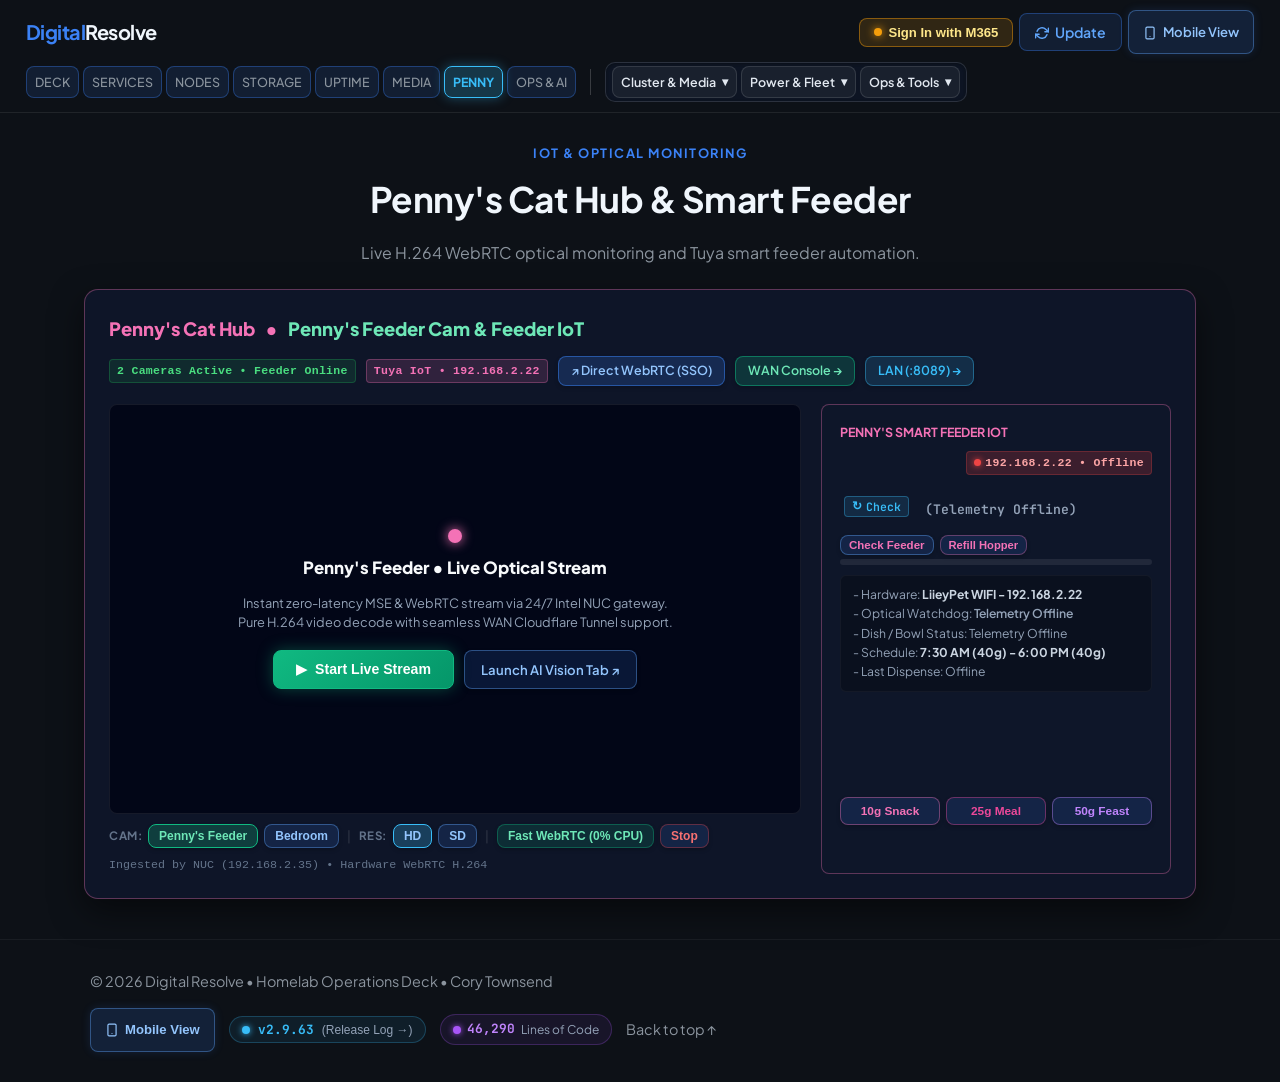
<file: penny.html>
<!DOCTYPE html>
<html lang="en">
<head>
  <meta charset="UTF-8">
  <meta name="viewport" content="width=device-width, initial-scale=1.0">
  <meta http-equiv="Cache-Control" content="no-cache, no-store, must-revalidate, max-age=0">
  <meta http-equiv="Pragma" content="no-cache">
  <meta http-equiv="Expires" content="0">
  <title>Penny's Cat Cam & Feeder IoT - Homelab</title>
  <link rel="icon" type="image/svg+xml" href="data:image/svg+xml,%3Csvg xmlns='http://www.w3.org/2000/svg' viewBox='0 0 32 32'%3E%3Crect width='32' height='32' rx='8' fill='%230b0f17'/%3E%3Cpath d='M8 22V10h7a6 6 0 0 1 0 12H8zm4-3.5h3a2.5 2.5 0 0 0 0-5h-3v5z' fill='%2338bdf8'/%3E%3C/svg%3E">
  <meta name="description" content="Digital Resolve Homelab Operations Deck v2.9.63 - Penny's Cat Cam & Feeder IoT - Homelab">
  <link rel="stylesheet" href="styles.css?v=2.9.63">
  <link rel="preconnect" href="https://fonts.googleapis.com">
  <link rel="preconnect" href="https://fonts.gstatic.com" crossorigin>
  <link rel="preconnect" href="https://wake.digitalresolve.ca">
  <link rel="preconnect" href="https://cam.digitalresolve.ca">
  <link href="https://fonts.googleapis.com/css2?family=JetBrains+Mono:wght@400;500;600;700&family=Plus+Jakarta+Sans:wght@400;500;600;700;800&display=swap" rel="stylesheet">
  <link rel="canonical" href="https://digitalresolve.ca/penny.html" />
  <script>
    (function() {
      try {
        var stored = localStorage.getItem('dr_layout_mode');
        var isMobile = false;
        if (stored === 'mobile') {
          isMobile = true;
        } else if (stored === 'desktop') {
          isMobile = false;
        } else {
          isMobile = (window.innerWidth <= 768) || Boolean(window.matchMedia && window.matchMedia('(max-height: 500px) and (pointer: coarse)').matches);
        }
        var doc = document.documentElement;
        if (isMobile) {
          doc.setAttribute('data-layout-mode', 'mobile');
          doc.classList.add('mobile-layout');
        } else {
          doc.setAttribute('data-layout-mode', 'desktop');
          doc.classList.add('desktop-layout');
          if (stored === 'desktop') {
            doc.classList.add('desktop-forced');
          }
        }
      } catch(e) {}
    })();
  </script>
</head>
<body id="top">
  <a href="#main-content" class="skip-to-content">Skip to main content</a>
  <header class="header" id="site-header">
    <div class="container nav-container">
      <a href="index.html#deck" class="logo" title="DigitalResolve Homelab Deck">
        <span class="logo-text-group"><span class="logo-accent">Digital</span>Resolve</span>
        </a>
      <nav class="nav-links">
        <!-- Primary Category Pages Navigation -->
        <div class="nav-pages-group">
          <a href="index.html" class="btn-nav">DECK</a>
          <a href="services.html" class="btn-nav">SERVICES</a>
          <a href="fleet.html" class="btn-nav">NODES</a>
          <a href="storage.html" class="btn-nav">STORAGE</a>
          <a href="uptime.html" class="btn-nav">UPTIME</a>
          <a href="media.html" class="btn-nav">MEDIA</a>
          <a href="penny.html" class="btn-nav active" aria-current="page">PENNY</a>
          <a href="ops.html" class="btn-nav">OPS &amp; AI</a>
        </div>

        <div class="nav-divider" aria-hidden="true"></div>

        <!-- Contextual Quick-Action Tool Menus -->
        <div class="nav-tools-group">

        <!-- Consolidated Menu 1: Cluster & Media -->
        <div class="dropdown">
          <button type="button" class="btn-nav" id="cluster-menu-btn" aria-haspopup="true" aria-expanded="false" title="Cluster Nodes, Media Streaming, and NUC Microservices">
            <span>Cluster &amp; Media</span> <span class="dropdown-arrow">&#9662;</span>
          </button>
          <div class="dropdown-menu">
            <a href="uptime.html#service-status" class="btn-action-item" title="Open Live Homelab Service Status Dashboard">
              <span class="dropdown-dot" style="background-color: #10b981; box-shadow: 0 0 8px #10b981;"></span>
              <span>Live Service Status Dashboard</span>
              <span class="item-tag online">Live</span>
            </a>
            <a href="storage.html" class="btn-action-item" title="Open Tiered Storage &amp; Live Data Flow Schematic">
              <span class="dropdown-dot" style="background-color: #38bdf8; box-shadow: 0 0 8px #38bdf8;"></span>
              <span>Tiered Storage Live Flow</span>
              <span class="item-tag online">4 Tiers</span>
            </a>
            <a href="ops.html#nuc-services" class="btn-action-item" title="Open NUC 24/7 Telemetry &amp; Microservices Suite">
              <span class="dropdown-dot" style="background-color: #10b981; box-shadow: 0 0 8px #10b981;"></span>
              <span>NUC 24/7 Services Suite</span>
              <span class="item-tag online">Active</span>
            </a>
            <a href="javascript:void(0)" onclick="launchProtectedService('https://stream.digitalresolve.ca', 'Watch Library &amp; StreamHub (stream.digitalresolve.ca)')" class="btn-action-item" title="Open Watch Library (stream.digitalresolve.ca)">
              <span class="dropdown-dot" style="background-color: #38bdf8; box-shadow: 0 0 8px #38bdf8;"></span>
              <span>Watch Library (Stream 4K/HD)</span>
              <span class="item-tag online">Live</span>
            </a>
            <a href="javascript:void(0)" onclick="launchProtectedService('https://jellyfin.digitalresolve.ca', 'Jellyfin Media Server (jellyfin.digitalresolve.ca)')" class="btn-action-item" title="Open Jellyfin Media Server">
              <span class="dropdown-dot" style="background-color: #a855f7; box-shadow: 0 0 8px #a855f7;"></span>
              <span>Jellyfin Media Server</span>
              <span class="item-tag online">Port 8096</span>
            </a>
            <a href="javascript:void(0)" onclick="launchProtectedService('https://files.digitalresolve.ca/files/', 'Media &amp; File Vault (files.digitalresolve.ca)')" class="btn-action-item" title="Open File Vault (files.digitalresolve.ca)">
              <span class="dropdown-dot dot-2"></span>
              <span>Browse Media &amp; Files (NUC)</span>
              <span class="item-tag">Vault</span>
            </a>
            <a href="javascript:void(0)" onclick="launchProtectedService('https://audiobooks.digitalresolve.ca', 'Audiobook Server (Audiobookshelf)')" class="btn-action-item" title="Open Audiobook Server (audiobooks.digitalresolve.ca)">
              <span class="dropdown-dot" style="background-color: #fbbf24; box-shadow: 0 0 8px #fbbf24;"></span>
              <span>Audiobook Server (Audiobookshelf)</span>
              <span class="item-tag online">Port 3333</span>
            </a>
            <a href="javascript:void(0)" onclick="openTailscaleModal()" class="btn-action-item" title="Connect Tailscale Mesh VPN to access LAN services directly anywhere">
              <span class="dropdown-dot" style="background-color: #06b6d4; box-shadow: 0 0 8px #06b6d4;"></span>
              <span>⚡ Connect LAN Mesh (Tailscale)</span>
              <span class="item-tag" style="background: rgba(6, 182, 212, 0.15); color: #06b6d4; border: 1px solid rgba(6, 182, 212, 0.3);">Mesh VPN</span>
            </a>
            <div class="dropdown-divider"></div>
            <a href="penny.html#camera-feed-card" class="btn-action-item" title="Penny's Cat Hub - Live Optical Stream &amp; Smart Feeder IoT">
              <span class="dropdown-dot" style="background-color: #f472b6; box-shadow: 0 0 8px #f472b6;"></span>
              <span>Penny's Cat Hub (Stream &amp; Feeder)</span>
              <span class="item-tag feeder-nav-status-badge">Checking &bull; 192.168.2.22</span>
            </a>
            <div class="dropdown-divider"></div>
            <a href="javascript:void(0)" onclick="launchProtectedService('https://torrents.digitalresolve.ca', 'qBittorrent Workstation (torrents.digitalresolve.ca)')" class="btn-action-item" title="Open Workstation qBittorrent">
              <span class="dropdown-dot dot-1"></span>
              <span>Torrents (Desktop qBit)</span>
              <span class="item-tag" id="desktop-disk-tag">--</span>
            </a>
            <a href="javascript:void(0)" onclick="launchProtectedService('https://torrents2.digitalresolve.ca', 'qBittorrent NUC (torrents2.digitalresolve.ca)')" class="btn-action-item" title="Open NUC qBittorrent">
              <span class="dropdown-dot dot-2"></span>
              <span>Torrents (NUC qBit)</span>
              <span class="item-tag" id="nuc-disk-tag">--</span>
            </a>
            <a href="javascript:void(0)" onclick="openMagnetModal()" class="btn-action-item" title="Open Rapid Torrent &amp; Magnet Ingestion Console">
              <span class="dropdown-dot" style="background-color: #38bdf8; box-shadow: 0 0 8px #38bdf8;"></span>
              <span>+ Quick-Drop Magnet Link</span>
              <span class="item-tag">Inject</span>
            </a>
            <div class="dropdown-divider"></div>
            <a href="javascript:void(0)" onclick="launchProtectedService('https://sonarr.digitalresolve.ca', 'Sonarr (TV Automation)')" class="btn-action-item" title="Open Sonarr TV Automation">
              <span class="dropdown-dot" style="background-color: #38bdf8; box-shadow: 0 0 8px #38bdf8;"></span>
              <span>Sonarr (TV Automation)</span>
              <span class="item-tag online">Port 8990</span>
            </a>
            <a href="javascript:void(0)" onclick="launchProtectedService('https://radarr.digitalresolve.ca', 'Radarr (Movie Automation)')" class="btn-action-item" title="Open Radarr Movie Automation">
              <span class="dropdown-dot" style="background-color: #fb923c; box-shadow: 0 0 8px #fb923c;"></span>
              <span>Radarr (Movie Automation)</span>
              <span class="item-tag online">Port 7878</span>
            </a>
            <a href="javascript:void(0)" onclick="launchProtectedService('https://prowlarr.digitalresolve.ca', 'Prowlarr (Indexer Swarm)')" class="btn-action-item" title="Open Prowlarr Indexer Swarm">
              <span class="dropdown-dot" style="background-color: #f87171; box-shadow: 0 0 8px #f87171;"></span>
              <span>Prowlarr (Indexers)</span>
              <span class="item-tag online">Port 9696</span>
            </a>
            <a href="javascript:void(0)" onclick="launchProtectedService('https://readarr.digitalresolve.ca', 'Readarr (Book Automation)')" class="btn-action-item" title="Open Readarr Book Automation">
              <span class="dropdown-dot" style="background-color: #34d399; box-shadow: 0 0 8px #34d399;"></span>
              <span>Readarr (Book Automation)</span>
              <span class="item-tag online">Port 8787</span>
            </a>
            <div class="dropdown-divider"></div>
            <div class="disk-widget" id="nuc-disk-widget">
              <div class="disk-widget-header">
                <span class="disk-label">NUC Storage (D:)</span>
                <span class="disk-val" id="nuc-disk-val">--</span>
              </div>
              <div class="disk-bar-bg">
                <div class="disk-bar-fill" id="nuc-disk-bar" style="width: 0%;"></div>
              </div>
              <div class="disk-subtext" id="nuc-disk-sub">Awaiting telemetry...</div>
            </div>
            <div class="disk-widget" id="desktop-disk-widget" style="margin-top: 10px;">
              <div class="disk-widget-header">
                <span class="disk-label">Desktop Storage (C: + D: + F:)</span>
                <span class="disk-val" id="desktop-disk-val">--</span>
              </div>
              <div class="disk-bar-bg">
                <div class="disk-bar-fill" id="desktop-disk-bar" style="width: 0%; background: linear-gradient(90deg, #38bdf8, #10b981);"></div>
              </div>
              <div class="disk-subtext" id="desktop-disk-sub">Awaiting telemetry...</div>
            </div>
          </div>
        </div>

        <!-- Consolidated Menu 2: Power & Fleet -->
        <div class="dropdown">
          <button type="button" class="btn-nav" id="wol-btn" aria-haspopup="true" aria-expanded="false" title="Wake-on-LAN, Remote Power, and Hardware Topology">
            <span>Power &amp; Fleet</span> <span class="dropdown-arrow">&#9662;</span>
          </button>
          <div class="dropdown-menu">
            <button type="button" class="btn-action-item" onclick="sendWol('desktop')" title="Send Wake-on-LAN Magic Packet to Desktop">
              <span class="dropdown-dot dot-1" id="badge-desktop"></span>
              <span>Wake Desktop</span>
              <span class="item-tag online" id="status-tag-desktop">Active</span>
            </button>
            <button type="button" class="btn-action-item btn-sleep" onclick="sendSleep('desktop')" title="Put Desktop PC into Sleep Standby">
              <span class="dropdown-dot dot-sleep"></span>
              <span>Sleep Desktop</span>
              <span class="item-tag">Standby</span>
            </button>
            <button type="button" class="btn-action-item" onclick="sendWol('nuc')" title="Send Wake-on-LAN Magic Packet to NUC Server">
              <span class="dropdown-dot dot-2" id="badge-nuc"></span>
              <span>Wake NUC</span>
              <span class="item-tag online" id="status-tag-nuc">24/7 Core</span>
            </button>
            <button type="button" class="btn-action-item" onclick="sendWol('both')" title="Broadcast Wake-on-LAN Magic Packets to Both Desktop and NUC">
              <span class="dropdown-dot dot-1"></span>
              <span>Wake Both</span>
            </button>
            <div class="dropdown-divider"></div>
            <a href="fleet.html#fleet" class="btn-action-item" title="Jump to Cluster Hardware Topology &amp; Circuit Schematic">
              <span class="dropdown-dot" style="background-color: #38bdf8; box-shadow: 0 0 8px #38bdf8;"></span>
              <span>Hardware Topology &amp; Schematic</span>
              <span class="item-tag">Schematic</span>
            </a>
            <a href="uptime.html#uptime" class="btn-action-item" title="Jump to Cluster Availability &amp; 90-Day SLA History">
              <span class="dropdown-dot" style="background-color: #10b981; box-shadow: 0 0 8px #10b981;"></span>
              <span>90-Day SLA &amp; Uptime History</span>
              <span class="item-tag online nav-sla-tag">--</span>
            </a>
            <button type="button" class="btn-action-item" onclick="openCloudflareStatsModal()" title="View Cloudflare Edge Traffic, Cache &amp; Security Statistics">
              <span class="dropdown-dot" style="background-color: #38bdf8; box-shadow: 0 0 8px #38bdf8;"></span>
              <span>Cloudflare Site Statistics</span>
              <span class="item-tag" style="background: rgba(56, 189, 248, 0.15); color: #38bdf8;">Edge Analytics</span>
            </button>
            <div class="dropdown-divider"></div>
            <button type="button" class="btn-action-item" onclick="checkStatus('nuc')" title="Query Live Status and Latency for NUC Server">
              <span class="dropdown-dot dot-2"></span>
              <span>Ping NUC Server</span>
              <span class="item-tag online" id="latency-nuc">-- ms</span>
            </button>
            <button type="button" class="btn-action-item" onclick="checkStatus('desktop')" title="Query Live Status and Latency for Desktop">
              <span class="dropdown-dot dot-1"></span>
              <span>Ping Desktop Node</span>
              <span class="item-tag online" id="latency-desktop">-- ms</span>
            </button>
          </div>
        </div>

        <!-- Consolidated Menu 3: Ops, AI & Resilience -->
        <div class="dropdown">
          <button type="button" class="btn-nav" id="ops-menu-btn" aria-haspopup="true" aria-expanded="false" title="Antigravity Autonomous Agent, Disaster Resilience Test, and AI Telemetry">
            <span>Ops &amp; Tools</span> <span class="dropdown-arrow">&#9662;</span>
          </button>
          <div class="dropdown-menu">
            <button type="button" class="btn-action-item agy-session-link-btn" onclick="openEmbeddedConsole()" title="Open Live Interactive Terminal for Active AGY Session">
              <span class="dropdown-dot" style="background-color: #38bdf8; box-shadow: 0 0 8px #38bdf8;"></span>
              <span>Open AGY Terminal (Auto-Detect)</span>
              <span class="item-tag online">Live</span>
            </button>
            <a href="ops.html#ops-ai" class="btn-action-item" title="Jump to In-Page Compute &amp; Live Terminal Operations Console">
              <span class="dropdown-dot dot-1"></span>
              <span>In-Page Live Terminal</span>
              <span class="item-tag">Ops Hub</span>
            </a>
            <button type="button" class="btn-action-item" onclick="openEmbeddedConsole(true)" title="Open Fullscreen Antigravity Command &amp; Telemetry Console">
              <span class="dropdown-dot dot-1"></span>
              <span>Fullscreen AGY Console</span>
              <span class="item-tag online">Active</span>
            </button>
            <div class="dropdown-divider"></div>
            <button type="button" class="btn-action-item" onclick="openDisasterModal()" title="Launch Disaster Recovery Test Workbench">
              <span class="dropdown-dot" style="background-color: #f59e0b; box-shadow: 0 0 8px #f59e0b;"></span>
              <span>Disaster Test &amp; Chaos Lab</span>
              <span class="item-tag">Chaos Lab</span>
            </button>
            <button type="button" class="btn-action-item" onclick="openChangelogModal()" title="View System Release History">
              <span class="dropdown-dot dot-2"></span>
              <span>Release Changelog (<span id="menu-changelog-ver">v2.9.63</span>)</span>
            </button>
            <button type="button" class="btn-action-item" id="menu-sso-auth-btn" onclick="lockSSO(true, event)" title="Sign out and refresh deck behind Microsoft 365 SSO">
              <span class="dropdown-dot" style="background-color: #ef4444; box-shadow: 0 0 6px #ef4444;"></span>
              <span>Sign Out (M365)</span>
              <span class="item-tag">Sign Out</span>
            </button>
            <div class="dropdown-divider"></div>
            <!-- Embedded AI Token Widget -->
            <div style="padding: 8px 14px 6px; font-size: 0.78rem;">
              <div style="display: flex; justify-content: space-between; align-items: center; margin-bottom: 4px;">
                <span style="color: #94a3b8; font-weight: 600;">Antigravity Quota:</span>
                <span id="menu-token-val" class="mono" style="font-weight: 700; color: #38bdf8;">--% Weekly</span>
              </div>
              <!-- Weekly Limit Progress Bar -->
              <div style="font-size: 0.7rem; color: #cbd5e1; margin-bottom: 2px; display: flex; justify-content: space-between;">
                <span>Gemini Weekly Limit</span>
                <span style="color: #34d399; font-weight: 700;" id="menu-pct-flash">--% Remaining</span>
              </div>
              <div class="model-progress-bar" id="menu-progress-bar" title="Gemini Weekly Limit">
                <div class="model-segment flash" id="menu-bar-flash" style="width: 0%; background: #38bdf8;"></div>
                <div class="model-segment pro" id="menu-bar-pro" style="width: 0%; display: block; background: rgba(255,255,255,0.15);"></div>
              </div>
              <!-- 5-Hour Limit Progress Bar -->
              <div style="font-size: 0.7rem; color: #cbd5e1; margin-top: 6px; margin-bottom: 2px; display: flex; justify-content: space-between;">
                <span>5-Hour Rolling Limit</span>
                <span style="color: #f59e0b; font-weight: 700;" id="menu-pct-5h">--% (--)</span>
              </div>
              <div class="model-progress-bar" id="menu-progress-bar-5h" title="5-Hour Rolling Limit">
                <div class="model-segment" id="menu-bar-5h" style="width: 0%; background: #f59e0b;"></div>
              </div>
              <div style="margin-top: 6px; font-size: 0.68rem; color: #64748b; display: flex; justify-content: space-between; flex-wrap: wrap; gap: 4px 10px;">
                <span>Account: <span id="menu-account-user" style="color: #cbd5e1;">--</span></span>
                <span style="white-space: nowrap;">Claude/GPT: <span id="menu-claude-pct" style="color: #34d399; font-weight: 700;">--</span></span>
              </div>
            </div>
          </div>
        </div>
        </div>
      </nav>

      <!-- Top Right Actions: Dedicated SSO Login / Logout Controls & Layout Toggle -->
      <div class="nav-mobile-actions">
        <!-- Top Dedicated SSO Controls -->
        <div id="top-sso-container" class="top-sso-container">
          <!-- Logged Out: SSO Login Button -->
          <button type="button" class="btn-sso-login" id="top-sso-login-btn" onclick="unlockSSO('m365')" title="Sign in with Microsoft 365 Entra ID SSO">
            <span class="dropdown-dot" style="background-color: #f59e0b; box-shadow: 0 0 8px #f59e0b;"></span>
            <span>Sign In with M365</span>
          </button>

          <!-- Logged In: User Profile Badge & Dedicated Logout Button -->
          <div id="top-sso-authed-group" class="top-sso-authed-group" style="display: none;">
            <div class="top-sso-user-pill" title="Authenticated via Microsoft 365 Entra ID">
              <span class="dropdown-dot" style="background-color: #10b981; box-shadow: 0 0 6px #10b981;"></span>
              <span id="top-sso-user-name">Cory Townsend</span>
            </div>
            <button type="button" class="btn-sso-logout" id="top-sso-logout-btn" onclick="lockSSO(true, event)" title="Sign out of Microsoft 365 Admin Session">
              <span>Sign Out (M365)</span>
            </button>
          </div>
        </div>

                <button type="button" class="btn-nav poll-data-btn" id="btn-poll-real-data" onclick="pollRealData(this)" title="Poll real live telemetry from NUC &amp; Desktop cluster" aria-label="Poll Real Telemetry">
          <span id="poll-data-icon"><svg width="14" height="14" viewBox="0 0 24 24" fill="none" stroke="currentColor" stroke-width="2.5" stroke-linecap="round" stroke-linejoin="round" style="vertical-align: -2px;"><polyline points="23 4 23 10 17 10"></polyline><polyline points="1 20 1 14 7 14"></polyline><path d="M3.51 9a9 9 0 0 1 14.85-3.36L23 10M1 14l4.64 4.36A9 9 0 0 0 20.49 15"></path></svg></span>
          <span class="poll-data-text" id="poll-data-text">Update</span>
        </button>
        <button type="button" class="btn-nav layout-toggle-btn" id="layout-toggle-nav" onclick="toggleLayoutMode()" title="Switch layout mode (Mobile / Desktop)" aria-label="Toggle Layout Mode">
          <span class="layout-toggle-icon" id="layout-toggle-nav-icon"><svg width="14" height="14" viewBox="0 0 24 24" fill="none" stroke="currentColor" stroke-width="2" stroke-linecap="round" stroke-linejoin="round" style="vertical-align: -2px;"><rect x="5" y="2" width="14" height="20" rx="2" ry="2"></rect><line x1="12" y1="18" x2="12.01" y2="18"></line></svg></span>
          <span class="layout-toggle-text" id="layout-toggle-nav-text">Mobile View</span>
        </button>
        <button type="button" class="btn-nav nav-menu-toggle" id="nav-menu-toggle" onclick="toggleMobileNav()" aria-label="Toggle navigation menu" aria-expanded="false">
          <span id="nav-toggle-icon">&#9776;</span>
        </button>
      </div>
    </div>
  </header>

  <main id="main-content" style="padding-top: 30px;">
    <div class="container" style="max-width: 1400px; margin: 0 auto; padding: 0 20px;">
        <div class="section-header" style="margin-bottom: 18px;">
          <span class="section-tag">IoT &amp; Optical Monitoring</span>
          <h1>Penny's Cat Hub &amp; Smart Feeder</h1>
          <p>Live H.264 WebRTC optical monitoring and Tuya smart feeder automation.</p>
        </div>
        <div class="control-matrix-card" id="camera-feed-card" style="margin-top: 24px; margin-bottom: 40px; border-color: rgba(244, 114, 182, 0.35);">
            <div class="control-matrix-header">
              <div class="control-matrix-title" style="color: #f472b6;">
                <span>Penny's Cat Hub</span> &bull; <span id="cam-header-active-name" style="color: #6ee7b7;">Penny's Feeder Cam &amp; Feeder IoT</span>
              </div>
              <div style="display: flex; gap: 10px; align-items: center; flex-wrap: wrap;">
                <span class="item-tag online" id="camera-status-tag">
                  <span class="dropdown-dot" style="background-color: #10b981; box-shadow: 0 0 8px #10b981;"></span> 2 Cameras Active &bull; Feeder Online
                </span>
                <span class="item-tag" style="background: rgba(244, 114, 182, 0.15); color: #f472b6; border: 1px solid rgba(244, 114, 182, 0.3);">
                  Tuya IoT &bull; 192.168.2.22
                </span>
                <a href="https://cam.digitalresolve.ca/webrtc.html?src=pennys_feeder" id="cam-direct-link" target="_blank" rel="noopener noreferrer" class="btn btn-secondary" style="font-size: 0.78rem; padding: 4px 12px; background: rgba(59, 130, 246, 0.2); color: #93c5fd !important; border-color: rgba(59, 130, 246, 0.5);" title="Open live camera feed via Cloudflare Access SSO in a top-level tab">
                  &#x2197; Direct WebRTC (SSO)
                </a>
                <a href="https://cam.digitalresolve.ca" target="_blank" rel="noopener noreferrer" class="btn btn-secondary" style="font-size: 0.78rem; padding: 4px 12px; background: rgba(16, 185, 129, 0.2); color: #6ee7b7 !important; border-color: rgba(16, 185, 129, 0.5);" title="Open full streaming console in new tab (Cloudflare SSO)">
                  WAN Console &rarr;
                </a>
                <a href="http://192.168.2.35:8089/webrtc.html?src=pennys_feeder" id="cam-lan-link" target="_blank" rel="noopener noreferrer" class="btn btn-secondary" style="font-size: 0.78rem; padding: 4px 12px; background: rgba(56, 189, 248, 0.15); color: #38bdf8 !important; border-color: rgba(56, 189, 248, 0.4);" title="Direct LAN Cat Cam Gateway (NUC port 8089)">
                  LAN (:8089) &rarr;
                </a>
              </div>
            </div>

            <div class="penny-hub-grid">
              <!-- Left Column: Live Optical Stream Player -->
              <div class="penny-hub-stream-col">
                <div id="camera-stream-wrapper" style="position: relative; width: 100%; height: 410px; background: #020617; border-radius: 8px; overflow: hidden; border: 1px solid rgba(255, 255, 255, 0.08); margin-bottom: 10px; display: flex; align-items: center; justify-content: center;">
                  <iframe id="camera-live-frame" style="width: 100%; height: 100%; border: none; display: none;" allow="autoplay; fullscreen; picture-in-picture" title="Live Camera Feed"></iframe>
                  <div id="camera-placeholder" style="text-align: center; padding: 24px; display: flex; flex-direction: column; align-items: center; gap: 12px;">
                    <span class="dropdown-dot" style="background: #f472b6; width: 14px; height: 14px; display: inline-block; box-shadow: 0 0 12px #f472b6;"></span>
                    <div style="font-weight: 800; color: #f8fafc; font-size: 1.05rem;">Penny's Feeder &bull; Live Optical Stream</div>
                    <div style="font-size: 0.8rem; color: #94a3b8; max-width: 440px; line-height: 1.5;">
                      Instant zero-latency MSE &amp; WebRTC stream via 24/7 Intel NUC gateway. Pure H.264 video decode with seamless WAN Cloudflare Tunnel support.
                    </div>
                    <div style="display: flex; gap: 10px; flex-wrap: wrap; justify-content: center; margin-top: 6px;">
                      <button type="button" class="btn btn-primary" id="btn-start-stream" onclick="loadLiveCameraFeed()" style="font-size: 0.88rem; padding: 8px 22px; display: inline-flex; align-items: center; gap: 8px; font-weight: 700; background: linear-gradient(135deg, #10b981, #059669); border-color: #10b981; box-shadow: 0 0 16px rgba(16, 185, 129, 0.35); cursor: pointer;">
                        <span>&#9654;</span> Start Live Stream
                      </button>
                      <a href="ai.html?src=pennys_feeder" id="cam-ai-tab-link" target="_blank" rel="noopener noreferrer" class="btn btn-secondary" style="font-size: 0.82rem; padding: 8px 16px;" title="Open live feed with TensorFlow AI object detection in an isolated tab">
                        Launch AI Vision Tab &nearr;
                      </a>
                    </div>
                  </div>
                </div>

                <!-- Stream Switcher Toolbar -->
                <div style="display: flex; justify-content: space-between; align-items: center; flex-wrap: wrap; gap: 8px; font-size: 0.8rem; color: #94a3b8;">
                  <div style="display: flex; gap: 6px; align-items: center; flex-wrap: wrap;">
                    <span style="font-size: 0.72rem; text-transform: uppercase; letter-spacing: 0.5px; color: #64748b; font-weight: 700;">Cam:</span>
                    <button type="button" class="btn btn-secondary cam-active-green" id="btn-cam-feeder" aria-pressed="true" style="font-size: 0.75rem; padding: 4px 10px; background: rgba(16, 185, 129, 0.25); border-color: #10b981; color: #6ee7b7;" onclick="selectCamera('pennys_feeder')">Penny's Feeder</button>
                    <button type="button" class="btn btn-secondary" id="btn-cam-bedroom" aria-pressed="false" style="font-size: 0.75rem; padding: 4px 10px;" onclick="selectCamera('bedroom')">Bedroom</button>
                    <span style="color: rgba(255,255,255,0.15); margin: 0 2px;">|</span>
                    <span style="font-size: 0.72rem; text-transform: uppercase; letter-spacing: 0.5px; color: #64748b; font-weight: 700;">Res:</span>
                    <button type="button" class="btn btn-secondary cam-active-cyan" id="btn-cam-hd" aria-pressed="true" style="font-size: 0.75rem; padding: 4px 10px; background: rgba(56, 189, 248, 0.25); border-color: #38bdf8; color: #93c5fd;" onclick="selectCamQuality('hd')">HD</button>
                    <button type="button" class="btn btn-secondary" id="btn-cam-sd" aria-pressed="false" style="font-size: 0.75rem; padding: 4px 10px;" onclick="selectCamQuality('sd')">SD</button>
                    <span style="color: rgba(255,255,255,0.15); margin: 0 2px;">|</span>
                    <button type="button" class="btn btn-secondary cam-active-webrtc" id="btn-cam-ai" aria-pressed="false" style="font-size: 0.75rem; padding: 4px 10px; background: rgba(16, 185, 129, 0.15); border-color: rgba(16, 185, 129, 0.35); color: #6ee7b7;" onclick="toggleCamAi()" title="Toggle WebRTC stream mode">Fast WebRTC (0% CPU)</button>
                    <button type="button" class="btn btn-secondary" id="btn-cam-stop" style="font-size: 0.75rem; padding: 4px 10px; border-color: rgba(239, 68, 68, 0.35); color: #f87171;" onclick="stopLiveCameraFeed()" title="Unload WebRTC stream to save bandwidth">Stop</button>
                  </div>
                  <div style="font-family: monospace; font-size: 0.73rem; color: #64748b;">
                    Ingested by NUC (192.168.2.35) &bull; Hardware WebRTC H.264
                  </div>
                </div>
              </div>

              <!-- Right Column: Smart Feeder IoT Controls & Telemetry -->
              <div class="penny-hub-feeder-col">
                <div class="iot-card" id="cat-feeder-suite" style="border-color: rgba(244, 114, 182, 0.35); height: 100%; display: flex; flex-direction: column; justify-content: space-between; background: rgba(15, 23, 42, 0.75); padding: 18px; border-radius: 8px;">
                  <div>
                    <div style="display: flex; justify-content: space-between; align-items: center; gap: 8px; flex-wrap: wrap;">
                      <span style="font-size: 0.78rem; text-transform: uppercase; color: #f472b6; font-weight: 700; display: flex; align-items: center; gap: 6px;">
                        Penny's Smart Feeder IoT
                      </span>
                      <span class="item-tag online feeder-live-status-badge" style="background: rgba(16, 185, 129, 0.2); color: #34d399;"><span style="display: inline-block; width: 7px; height: 7px; border-radius: 50%; background: #10b981; margin-right: 4px; box-shadow: 0 0 6px #10b981;"></span>192.168.2.22 &bull; Checking...</span>
                    </div>
                    <!-- Live Dynamic Hopper Telemetry & Optical Watchdog -->
                    <div style="display: flex; justify-content: space-between; align-items: baseline; flex-wrap: wrap; gap: 8px; margin: 8px 0 4px 0;">
                      <div style="font-size: 1.7rem; font-weight: 800; color: #f472b6; font-family: 'JetBrains Mono', monospace;">
                        <span id="feeder-hopper-pct">--%</span> <span id="feeder-hopper-sub" style="font-size: 0.82rem; color: #94a3b8; font-weight: 600; white-space: nowrap;">(Awaiting telemetry)</span>
                      </div>
                      <div style="display: flex; gap: 6px; flex-shrink: 0;">
                        <button type="button" class="btn btn-secondary" style="font-size: 0.72rem; padding: 3px 8px; color: #f472b6 !important;" onclick="fetchFeederStatus()" title="Poll Smart Feeder Telemetry">Check Feeder</button>
                        <button type="button" class="btn btn-secondary" onclick="refillFeederHopper()" style="font-size: 0.7rem; padding: 3px 8px; border-color: rgba(244, 114, 182, 0.35); color: #f472b6;" title="Mark hopper refilled to 100% (1,500g)">
                          Refill Hopper
                        </button>
                      </div>
                    </div>
                    <div class="disk-bar-bg" style="margin-bottom: 10px;">
                      <div class="disk-bar-fill" id="feeder-hopper-bar" style="width: 0%; background: linear-gradient(90deg, #ef4444, #f87171); transition: width 0.4s ease;"></div>
                    </div>
                    <div id="feeder-low-warning" style="display: none; background: rgba(239, 68, 68, 0.15); border: 1px solid rgba(239, 68, 68, 0.4); border-radius: 6px; padding: 6px 10px; margin-bottom: 10px; font-size: 0.74rem; color: #fca5a5; font-weight: 700; align-items: center; gap: 6px;">
                      <span class="badge-alert">[ALERT]</span> Feeder Empty Warning: Refill Hopper Immediately (0g Remaining)
                    </div>
                    <div style="font-size: 0.76rem; color: #94a3b8; line-height: 1.6; background: rgba(0, 0, 0, 0.25); padding: 9px 12px; border-radius: 6px; border: 1px solid rgba(255, 255, 255, 0.04); margin-bottom: 12px;">
                      <div>- Hardware: <strong style="color: #cbd5e1;">LiieyPet WIFI - 192.168.2.22</strong></div>
                      <div>- Optical Watchdog: <span id="feeder-watchdog-status" style="color: #cbd5e1; font-weight: 600;">Armed &amp; Active</span></div>
                      <div>- Dish / Bowl Status: <span id="feeder-dish-status" style="color: #cbd5e1;">Querying...</span></div>
                      <div>- Schedule: <strong style="color: #cbd5e1;">7:30 AM (40g) - 6:00 PM (40g)</strong></div>
                      <div>- Last Dispense: <span id="feeder-last-time" style="color: #cbd5e1;">Querying...</span></div>
                    </div>
                  </div>

                  <div>
                    
                    <div style="display: grid; grid-template-columns: repeat(3, 1fr); gap: 6px; margin-bottom: 10px;">
                      <button type="button" class="btn btn-secondary" onclick="triggerCatTreat('10g Snack')" style="font-size: 0.74rem; padding: 6px 4px; color: #f472b6 !important; border-color: rgba(244, 114, 182, 0.4); text-align: center; justify-content: center; width: 100%;" title="Dispense 10g small snack">
                        10g Snack
                      </button>
                      <button type="button" class="btn btn-secondary" onclick="triggerCatTreat('25g Meal')" style="font-size: 0.74rem; padding: 6px 4px; color: #ec4899 !important; border-color: rgba(236, 72, 153, 0.4); text-align: center; justify-content: center; width: 100%;" title="Dispense 25g regular meal">
                        25g Meal
                      </button>
                      <button type="button" class="btn btn-secondary" onclick="triggerCatTreat('50g Feast')" style="font-size: 0.74rem; padding: 6px 4px; color: #c084fc !important; border-color: rgba(192, 132, 252, 0.4); text-align: center; justify-content: center; width: 100%;" title="Dispense 50g double portion">
                        50g Feast
                      </button>
                    </div>
                    <div id="feeder-log-list" style="font-size: 0.72rem; color: #64748b; min-height: 20px;"></div>
                  </div>
                </div>
              </div>
            </div>
        </div>
          </div>
  </main>
  <footer class="footer">
    <div class="container footer-container" style="display: flex; justify-content: space-between; align-items: center; flex-wrap: wrap; gap: 14px;">
      <p>&copy; 2026 Digital Resolve &bull; Homelab Operations Deck &bull; Cory Townsend</p>
      <div class="footer-meta" style="display: flex; align-items: center; flex-wrap: wrap; gap: 14px;">
        <button type="button" class="version-badge-btn layout-toggle-btn" id="layout-toggle-footer" onclick="toggleLayoutMode()" title="Switch layout mode (Mobile / Desktop)" aria-label="Toggle Layout Mode">
          <span class="layout-toggle-icon" id="layout-toggle-footer-icon"><svg width="14" height="14" viewBox="0 0 24 24" fill="none" stroke="currentColor" stroke-width="2" stroke-linecap="round" stroke-linejoin="round" style="vertical-align: -2px;"><rect x="5" y="2" width="14" height="20" rx="2" ry="2"></rect><line x1="12" y1="18" x2="12.01" y2="18"></line></svg></span>
          <span class="layout-toggle-text" id="layout-toggle-footer-text">Mobile View</span>
        </button>
        <button type="button" class="version-badge-btn" onclick="openChangelogModal()" title="View System Release Changelog">
          <span class="dropdown-dot" style="background-color: #38bdf8; box-shadow: 0 0 6px #38bdf8;"></span>
          <span class="mono" style="font-weight: 700; color: #38bdf8; font-size: 0.8rem;" id="footer-version-tag">v2.9.63</span>
          <span style="color: #94a3b8; font-size: 0.75rem;">(Release Log &rarr;)</span>
        </button>
        <div class="footer-loc-badge" id="footer-loc-badge" title="Project Codebase Scale: 46,290 Lines of Code (HTML: 27,975 lines | CSS: 7,863 lines | JS: 10,451 lines | CNAME)">
          <span class="dropdown-dot" style="background-color: #a855f7; box-shadow: 0 0 6px #a855f7;"></span>
          <span class="mono" style="font-weight: 700; color: #c084fc; font-size: 0.8rem;" id="project-loc-count">46,290</span>
          <span style="color: #94a3b8; font-size: 0.75rem;">Lines of Code</span>
        </div>
        <div class="footer-links">
          <a href="#top" onclick="scrollToTop(event)" role="button" aria-label="Back to top">Back to top &uarr;</a>
        </div>
      </div>
    </div>
  </footer>

  <!-- Floating Back to Top Button -->
  <button type="button" id="btn-floating-top" class="btn-floating-top" onclick="scrollToTop(event)" title="Back to top" aria-label="Back to top">
    <svg width="18" height="18" viewBox="0 0 24 24" fill="none" stroke="currentColor" stroke-width="2.5" stroke-linecap="round" stroke-linejoin="round">
      <path d="M18 15l-6-6-6 6"/>
    </svg>
  </button>

  <!-- Notification Toast -->
  <div id="wol-toast" class="wol-toast" role="alert" aria-live="polite">
    <span class="toast-dot" id="toast-dot"></span>
    <div class="toast-content">
      <span id="toast-message" class="toast-title">Notification</span>
      <span id="toast-subtext" class="toast-subtext"></span>
    </div>
  </div>
  <div id="magnet-modal-overlay" class="magnet-modal-overlay" style="display: none;" onclick="closeMagnetModalOnBackdrop(event)">
    <div class="magnet-modal" role="dialog" aria-modal="true" aria-label="Remote torrent magnet drop">
      <div class="magnet-header">
        <div class="magnet-title">[+] Remote Torrent / Magnet Drop</div>
        <button type="button" class="magnet-close" onclick="closeMagnetModal()" title="Close Remote Magnet Modal" aria-label="Close magnet dialog">&times;</button>
      </div>
      <div id="magnet-modal-unlocked">
        <p style="font-size: 0.85rem; color: var(--text-muted); margin-bottom: 14px; line-height: 1.5;">
          Inject any torrent or magnet link into your home server. Traffic is downloaded through Mullvad WireGuard VPN and auto-unpacked.
        </p>
        <textarea id="magnet-input" class="magnet-input" aria-label="Magnet link or torrent URL" placeholder="Paste magnet:?xt=... or .torrent HTTP URL here"></textarea>
        <div class="magnet-targets">
          <label class="magnet-target-label">
            <input type="radio" name="magnet-target" value="nuc" checked>
            <span>NUC Home Server (24/7 &bull; D:\Torrents)</span>
          </label>
          <label class="magnet-target-label">
            <input type="radio" name="magnet-target" value="desktop">
            <span>Desktop Workstation</span>
          </label>
        </div>
        <button type="button" class="magnet-submit-btn" id="magnet-submit-btn" onclick="submitMagnet()" title="Inject Torrent Magnet into qBittorrent via Mullvad VPN">Start Remote Download</button>
      </div>
      <!-- Locked SSO Gate Overlay for Magnet Modal -->
      <div id="magnet-modal-sso-gate" style="display: none; flex-direction: column; align-items: center; justify-content: center; gap: 16px; padding: 24px 16px; text-align: center;">
        <div style="width: 52px; height: 52px; border-radius: 50%; background: rgba(59, 130, 246, 0.15); border: 1px solid rgba(59, 130, 246, 0.4); display: flex; align-items: center; justify-content: center; font-size: 1.6rem;">
          <svg width="24" height="24" viewBox="0 0 24 24" fill="none" stroke="#38bdf8" stroke-width="2" stroke-linecap="round" stroke-linejoin="round"><rect x="3" y="11" width="18" height="11" rx="2" ry="2"></rect><path d="M7 11V7a5 5 0 0 1 10 0v4"></path></svg>
        </div>
        <div style="font-weight: 700; color: #f8fafc; font-size: 1.05rem;">Microsoft 365 Entra ID SSO Required</div>
        <p style="font-size: 0.85rem; color: #94a3b8; max-width: 380px; margin: 0 auto; line-height: 1.4;">
          Direct torrent and magnet ingestion to local storage drives requires authenticated administrator access.
        </p>
        <button type="button" class="btn btn-primary" onclick="unlockSSO('m365')" style="padding: 10px 22px; font-size: 0.92rem;">
          Sign In with M365
        </button>
      </div>
    </div>
  </div>
  <!-- Embedded Antigravity (AGY) Interactive Terminal Console Modal -->
  <div id="agy-console-modal-overlay" class="agy-modal-overlay" style="display: none;" onclick="closeAgyConsoleOnBackdrop(event)">
    <div class="agy-console-window" id="agy-console-window" role="dialog" aria-modal="true" aria-label="Antigravity live terminal">
      <div class="agy-console-header">
        <div class="agy-window-controls">
          <button type="button" class="win-dot dot-close" onclick="closeAgyConsole()" title="Close" aria-label="Close terminal console"></button>
          <button type="button" class="win-dot dot-min" onclick="closeAgyConsole()" title="Minimize" aria-label="Minimize terminal console"></button>
          <button type="button" class="win-dot dot-max" onclick="maximizeAgyConsole()" title="Fullscreen" aria-label="Toggle fullscreen terminal console"></button>
        </div>
        <div class="agy-console-title">
          <span class="pulse-dot" id="agy-modal-pulse-dot"></span>
          <span id="agy-modal-title-text">Antigravity (AGY) Live Terminal</span>
        </div>
        <div class="agy-console-header-actions">
          <span class="item-tag online" id="agy-console-status">ONLINE (Desktop :8082)</span>
          <button type="button" class="btn-console-act" onclick="resumeAgySessionOnDesktop()" style="color: #34d399; border-color: rgba(52, 211, 153, 0.4);" title="Resume Session webdev in Windows Terminal on Desktop">Resume on Desktop &nearr;</button>
          <button type="button" class="btn-console-act" onclick="startNewAgySession('desktop')" style="color: #60a5fa; border-color: rgba(59, 130, 246, 0.4);" title="Start New AGY Session on Desktop: agy --dangerously-skip-permissions">+ New: Desktop</button>
          <button type="button" class="btn-console-act" onclick="startNewAgySession('nuc')" style="color: #c084fc; border-color: rgba(192, 132, 252, 0.4);" title="Start New AGY Session on NUC: agy --dangerously-skip-permissions">+ New: NUC</button>
          <button type="button" class="btn-console-act" onclick="toggleConsoleAutoPoll()" id="btn-console-poll" aria-pressed="true" title="Toggle 2s Live Auto-Polling">Auto-Stream: ON</button>
          <button type="button" class="btn-console-act" onclick="refreshAgyConsole()" title="Refresh Now" aria-label="Refresh terminal stream">&#x21bb;</button>
          <button type="button" class="btn-console-act" onclick="closeAgyConsole()" title="Close Fullscreen Terminal Console" aria-label="Close terminal console">&times;</button>
        </div>
      </div>

      <!-- Quick Session Bar -->
      <div class="agy-session-meta-bar" id="agy-session-meta-bar" style="display: none;">
        <div class="meta-item"><span class="meta-lbl">Session:</span> <span class="meta-val"><strong style="color: #60a5fa;" id="agy-meta-name">Detecting...</strong></span></div>
        <div class="meta-item"><span class="meta-lbl">Session ID:</span> <span id="agy-meta-cid" class="meta-val mono">--</span></div>
        <div class="meta-item"><span class="meta-lbl">AGY All-Time Tokens:</span> <span class="meta-val mono" id="modal-token-count">-- (Syncing...)</span></div>
        <div class="meta-item"><span class="meta-lbl">Model Tier:</span> <span class="meta-val" id="modal-model-val" style="color: #34d399;">Detecting model...</span></div>
        <div class="meta-item"><span class="meta-lbl">Model Breakdown:</span> <span class="meta-val" id="modal-model-breakdown">Calculating breakdown...</span></div>
        <div class="meta-item"><span class="meta-lbl">Cost Efficiency:</span> <span class="meta-val" id="modal-savings-val" style="color: #34d399;">Calculating savings...</span></div>
        <div class="meta-item"><span class="meta-lbl">Node:</span> <span class="meta-val" id="agy-meta-node">Auto-Detect (NUC / Desktop)</span></div>
        <div class="meta-item"><span class="meta-lbl">Auth Gateway:</span> <span class="meta-val">wake.digitalresolve.ca (M365 Entra ID SSO)</span></div>
        <div class="meta-actions">
          <button type="button" class="meta-link-btn" onclick="refreshAgyConsole()" title="Force Refresh Stream">Refresh Stream &#x21bb;</button>
          <button type="button" class="meta-link-btn" onclick="launchAgySession('app')" title="Launch in Local AGY App">Open in App &nearr;</button>
          <button type="button" class="meta-link-btn" onclick="launchAgySession('copy')" title="Copy ID">Copy CID</button>
        </div>
      </div>

      <!-- Modal SSO Gate (Shown until unlocked) -->
      <div class="modal-sso-gate" id="modal-sso-gate" style="display: flex;">
        <div style="max-width: 560px; margin: 0 auto; display: flex; flex-direction: column; align-items: center; gap: 16px;">
          <div style="width: 56px; height: 56px; border-radius: 50%; background: rgba(59, 130, 246, 0.15); border: 1px solid rgba(59, 130, 246, 0.4); display: flex; align-items: center; justify-content: center; box-shadow: 0 0 24px rgba(59, 130, 246, 0.25);">
            <svg width="26" height="26" viewBox="0 0 24 24" fill="none" stroke="#60a5fa" stroke-width="2" stroke-linecap="round" stroke-linejoin="round"><rect x="3" y="11" width="18" height="11" rx="2" ry="2"></rect><path d="M7 11V7a5 5 0 0 1 10 0v4"></path></svg>
          </div>
          <div class="sso-badge-row">
            <span class="sso-badge-tag">Zero Trust Edge Protected</span>
            <span class="sso-badge-tag green">Entra ID MFA</span>
          </div>
          <h2 class="sr-only">Interactive Console</h2>
          <h3 style="font-size: 1.25rem; font-weight: 700; color: #f8fafc; margin: 0;">Live Interactive Terminal</h3>
          <p style="font-size: 0.88rem; color: #94a3b8; line-height: 1.5; margin: 0;">
            Authentication required before viewing real-time terminal interactions or dispatching commands to the active Antigravity session.
          </p>
          
          <!-- One-Click Microsoft 365 Entra ID SSO Unlock Button -->
          <div style="display: flex; gap: 10px; width: 100%; max-width: 440px; margin-top: 6px;">
            <button type="button" class="btn btn-primary" onclick="unlockSSO('m365')" title="Authenticate with Microsoft 365 Entra ID SSO" style="flex: 1; padding: 12px 18px; font-size: 0.95rem; font-weight: 700; display: flex; align-items: center; justify-content: center; gap: 10px; box-shadow: 0 0 18px rgba(59, 130, 246, 0.4); cursor: pointer;">
              <svg width="18" height="18" viewBox="0 0 21 21" fill="none" xmlns="http://www.w3.org/2000/svg" style="display:inline-block;" aria-hidden="true" focusable="false"><path d="M0 0h9.9v9.9H0z" fill="#f25022"/><path d="M11.1 0H21v9.9h-9.9z" fill="#7fba00"/><path d="M0 11.1h9.9V21H0z" fill="#00a4ef"/><path d="M11.1 11.1H21V21h-9.9z" fill="#ffb900"/></svg>
              <span>Sign In with M365</span>
            </button>
          </div>
        </div>
      </div>

      <!-- Live Terminal Stream Output Screen -->
      <div class="agy-console-screen" id="agy-console-screen" style="display: none;">
        <div class="agy-line system">[SYSTEM] Establishing encrypted tunnel to active AGY host (Port 8082 via M365 SSO)...</div>
        <div class="agy-line system" id="agy-conn-line">[SYSTEM] Detecting active AGY conversation stream across NUC &amp; Desktop...</div>
      </div>

      <!-- Command Quick Chips -->
      <div class="agy-quick-chips" id="agy-quick-chips" style="display: none;">
        <button type="button" class="quick-chip" onclick="triggerQuickChip(this, 'Check cluster health and uptime stats')" title="Query Cluster Health &amp; Uptime Stats">Cluster Health</button>
        <button type="button" class="quick-chip" onclick="triggerQuickChip(this, 'Run deep codebase audit')" title="Execute Deep Codebase Security &amp; Health Audit">Code Audit</button>
        <button type="button" class="quick-chip" onclick="triggerQuickChip(this, 'Report ISP jitter, loss, and latency')" title="Report Bell Canada Gigabit Jitter, Packet Loss, and Latency">ISP Diagnostics</button>
        <button type="button" class="quick-chip" onclick="triggerQuickChip(this, 'Review current git branch and changes')" title="Review Current Git Branch &amp; Uncommitted Worktree Changes">Git Status</button>
        <button type="button" class="quick-chip" onclick="startNewAgySession('desktop')" style="border-color: #38bdf8; background: rgba(56, 189, 248, 0.2); color: #93c5fd;" title="Start New AGY Session on Desktop: agy --dangerously-skip-permissions">New: Desktop</button>
        <button type="button" class="quick-chip" onclick="startNewAgySession('nuc')" style="border-color: #a78bfa; background: rgba(167, 139, 250, 0.2); color: #c4b5fd;" title="Start New AGY Session on NUC: agy --dangerously-skip-permissions">New: NUC</button>
      </div>

      <!-- Interactive Shell Prompt Input Bar -->
      <div class="agy-console-input-bar" id="agy-console-input-bar" style="display: none;">
        <div class="agy-prompt-label">
          <span style="color: #4ade80;">agy</span><span style="color: #94a3b8;">@</span><span style="color: #38bdf8;">digitalresolve</span><span style="color: #f8fafc;">:</span><span style="color: #a78bfa;">~</span><span style="color: #4ade80;">$</span>
        </div>
        <input type="text" id="agy-modal-input" class="agy-modal-input" aria-label="Terminal command prompt" placeholder="Type prompt or command to transmit to active AGY agent..." onkeydown="if(event.key==='Enter') sendConsolePrompt()" autocomplete="off" spellcheck="false" />
        <button type="button" class="agy-send-btn" id="agy-modal-send-btn" onclick="sendConsolePrompt()" title="Execute Prompt in Active AGY Autonomous Session">Execute &crarr;</button>
      </div>
    </div>
  </div>

  <!-- Homelab Health Index Radar Breakdown Modal -->
  <div id="health-modal-overlay" class="health-modal-overlay" style="display: none;" onclick="closeHealthModalOnBackdrop(event)">
    <div class="health-modal-window" role="dialog" aria-modal="true" aria-label="Homelab Cluster Health Radar">
      <div class="health-modal-header">
        <div style="display: flex; align-items: center; gap: 8px;">
          <span class="pulse-dot" style="background-color: #10b981; box-shadow: 0 0 8px #10b981;"></span>
          <span style="font-weight: 700; color: #f8fafc; font-size: 1rem;">Homelab Health Radar &bull; Diagnostic Scorecard</span>
        </div>
        <button type="button" class="changelog-close" onclick="closeHealthModal()" title="Close Health Radar Modal" aria-label="Close health dialog">&times;</button>
      </div>
      <div class="health-modal-body">
        <div style="display: flex; justify-content: space-between; align-items: center; padding: 12px 16px; background: rgba(16, 185, 129, 0.1); border: 1px solid rgba(16, 185, 129, 0.3); border-radius: 10px;">
          <div>
            <div style="font-size: 0.78rem; color: #94a3b8; text-transform: uppercase; letter-spacing: 0.5px;">Aggregate Cluster Health Index</div>
            <div style="font-size: 1.5rem; font-weight: 800; color: #34d399; margin-top: 2px;" id="modal-health-score">--</div>
          </div>
          <span class="item-tag online" style="font-size: 0.82rem; padding: 4px 10px;">All Systems Green</span>
        </div>

        <div class="health-radar-row">
          <div class="health-radar-header">
            <span><strong style="color: #f1f5f9;">Intel NUC Core Server (24/7 Node)</strong> &bull; 192.168.2.35</span>
            <span style="color: #34d399; font-weight: 700;">--</span>
          </div>
          <div class="health-meter-bar"><div class="health-meter-fill" style="width: 0%;"></div></div>
          <div style="font-size: 0.72rem; color: #64748b;">Services: Swarm Engine, CatCam Proxy, StreamHub 8088, WireGuard Tunnel</div>
        </div>

        <div class="health-radar-row">
          <div class="health-radar-header">
            <span><strong style="color: #f1f5f9;">Desktop Workstation (Cory-Desktop)</strong> &bull; 192.168.2.62</span>
            <span style="color: #34d399; font-weight: 700;">--</span>
          </div>
          <div class="health-meter-bar"><div class="health-meter-fill" style="width: 0%;"></div></div>
          <div style="font-size: 0.72rem; color: #64748b;">Services: Antigravity Autonomous Agent, High-Speed Torrenting, Git Sync</div>
        </div>

        <div class="health-radar-row">
          <div class="health-radar-header">
            <span><strong style="color: #f1f5f9;">Mullvad WireGuard Privacy Shield</strong></span>
            <span style="color: #34d399; font-weight: 700;">--</span>
          </div>
          <div class="health-meter-bar"><div class="health-meter-fill" style="width: 0%;"></div></div>
          <div style="font-size: 0.72rem; color: #64748b;">Tunnel Status: Active &bull; Zero IP/DNS Leaks Detected &bull; Kill-switch Enforced</div>
        </div>

        <div class="health-radar-row">
          <div class="health-radar-header">
            <span><strong style="color: #f1f5f9;">Bell Canada Gigabit Fiber Telemetry</strong></span>
            <span style="color: #38bdf8; font-weight: 700;">Measuring...</span>
          </div>
          <div class="health-meter-bar"><div class="health-meter-fill" style="width: 0%; background: linear-gradient(90deg, #0ea5e9, #38bdf8);"></div></div>
          <div style="font-size: 0.72rem; color: #64748b;">ISP Performance: Bell Gigabit Fiber &bull; Telemetry Probe Active</div>
        </div>

        <div class="health-radar-row">
          <div class="health-radar-header">
            <span><strong style="color: #f1f5f9;">Media Storage Capacity (D:\Torrents)</strong></span>
            <span style="color: #60a5fa; font-weight: 700;">Scanning...</span>
          </div>
          <div class="health-meter-bar"><div class="health-meter-fill" style="width: 0%; background: linear-gradient(90deg, #3b82f6, #60a5fa);"></div></div>
          <div style="font-size: 0.72rem; color: #64748b;">File System: Healthy &bull; Auto-Unpack Enabled &bull; Eco Cleanup Configured</div>
        </div>

        <div class="health-radar-row">
          <div class="health-radar-header">
            <span><strong style="color: #f1f5f9;">Zero Trust Perimeter &amp; M365 SSO Shield</strong></span>
            <span style="color: #c084fc; font-weight: 700;">--</span>
          </div>
          <div class="health-meter-bar"><div class="health-meter-fill" style="width: 0%; background: linear-gradient(90deg, #9333ea, #c084fc);"></div></div>
          <div style="font-size: 0.72rem; color: #64748b;">Security: 0 Open Router Ports &bull; Cloudflare Tunnel Ingress &bull; M365 Entra ID SSO &amp; Passkey</div>
        </div>

        <div style="display: flex; justify-content: flex-end; gap: 10px; margin-top: 10px;">
          <button type="button" class="btn btn-secondary" onclick="closeHealthModal()" style="font-size: 0.82rem; padding: 6px 14px;">Close</button>
          <button type="button" class="btn btn-primary" onclick="closeHealthModal(); checkStatus('both'); showToast('info', 'Diagnostic Dispatched', 'Probing NUC &amp; Desktop nodes in real-time...');" style="font-size: 0.82rem; padding: 6px 14px;">Run Live Probing &rarr;</button>
        </div>
      </div>
    </div>
  </div>

  <!-- Cloudflare Site Statistics & Traffic Analytics Modal -->
  <div id="cloudflare-stats-modal-overlay" class="health-modal-overlay" style="display: none;" onclick="if(event.target===this)closeCloudflareStatsModal()">
    <div class="health-modal-window" role="dialog" aria-modal="true" aria-label="Cloudflare Site Statistics and Traffic Analytics" style="max-width: 820px; max-height: 88vh; display: flex; flex-direction: column;">
      <div class="health-modal-header" style="display: flex; justify-content: space-between; align-items: center; border-bottom: 1px solid rgba(255, 255, 255, 0.08); padding-bottom: 12px; margin-bottom: 14px;">
        <div>
          <h3 style="font-size: 1.05rem; font-weight: 800; color: #f8fafc; margin: 0; display: flex; align-items: center; gap: 8px;">
            <span class="dropdown-dot" style="background-color: #38bdf8; box-shadow: 0 0 8px #38bdf8;"></span>
            Cloudflare Site Statistics &amp; Edge Analytics &bull; digitalresolve.ca
          </h3>
          <div style="font-size: 0.76rem; color: #94a3b8; margin-top: 2px;">
            Live 24-hour edge traffic telemetry, cache hit efficiency, WAF bot defense, and subdomain tunnel throughput.
          </div>
        </div>
        <button type="button" class="btn btn-secondary" aria-label="Close Cloudflare statistics modal" onclick="closeCloudflareStatsModal()" style="font-size: 0.8rem; padding: 4px 10px; cursor: pointer;">&times;</button>
      </div>

      <div style="overflow-y: auto; flex: 1; padding-right: 4px; display: flex; flex-direction: column; gap: 16px;">
        <!-- Top 4 KPI Metrics -->
        <div style="display: grid; grid-template-columns: repeat(auto-fit, minmax(170px, 1fr)); gap: 10px;">
          <div style="background: rgba(15, 23, 42, 0.6); border: 1px solid rgba(56, 189, 248, 0.3); border-radius: 8px; padding: 12px;">
            <div style="font-size: 0.72rem; color: #94a3b8; text-transform: uppercase; font-weight: 700;">Total Edge Requests</div>
            <div style="font-size: 1.6rem; font-weight: 800; color: #38bdf8; font-family: 'JetBrains Mono', monospace; margin: 4px 0;" class="cf-kpi-requests">--</div>
            <div style="font-size: 0.72rem; color: #34d399;" class="cf-kpi-sla">&bull; Awaiting telemetry</div>
          </div>
          <div style="background: rgba(15, 23, 42, 0.6); border: 1px solid rgba(16, 185, 129, 0.3); border-radius: 8px; padding: 12px;">
            <div style="font-size: 0.72rem; color: #94a3b8; text-transform: uppercase; font-weight: 700;" class="cf-kpi-ratio-label">Edge Cache Hit Ratio</div>
            <div style="font-size: 1.6rem; font-weight: 800; color: #34d399; font-family: 'JetBrains Mono', monospace; margin: 4px 0;" class="cf-kpi-ratio">--</div>
            <div style="font-size: 0.72rem; color: #94a3b8;" class="cf-kpi-saved">&bull; Awaiting telemetry</div>
          </div>
          <div style="background: rgba(15, 23, 42, 0.6); border: 1px solid rgba(192, 132, 252, 0.3); border-radius: 8px; padding: 12px;">
            <div style="font-size: 0.72rem; color: #94a3b8; text-transform: uppercase; font-weight: 700;" class="cf-kpi-visitors-label">Unique Visitors (24h)</div>
            <div style="font-size: 1.6rem; font-weight: 800; color: #c084fc; font-family: 'JetBrains Mono', monospace; margin: 4px 0;" class="cf-kpi-visitors">--</div>
            <div style="font-size: 0.72rem; color: #94a3b8;" class="cf-kpi-toppop">&bull; Top PoP: YUL (Montreal)</div>
          </div>
          <div style="background: rgba(15, 23, 42, 0.6); border: 1px solid rgba(245, 158, 11, 0.3); border-radius: 8px; padding: 12px;">
            <div style="font-size: 0.72rem; color: #94a3b8; text-transform: uppercase; font-weight: 700;">Threats &amp; Bots Blocked</div>
            <div style="font-size: 1.6rem; font-weight: 800; color: #fbbf24; font-family: 'JetBrains Mono', monospace; margin: 4px 0;" class="cf-kpi-threats">--</div>
            <div style="font-size: 0.72rem; color: #34d399;" class="cf-kpi-geoshield">&bull; CA/US Geo-Shield</div>
          </div>
        </div>

        <!-- Subdomain Routing & Traffic Telemetry Table -->
        <div style="background: rgba(15, 23, 42, 0.6); border: 1px solid rgba(255, 255, 255, 0.08); border-radius: 8px; padding: 14px;">
          <div style="font-size: 0.84rem; font-weight: 700; color: #f8fafc; margin-bottom: 10px; display: flex; justify-content: space-between; align-items: center;">
            <span>Subdomain Routing &amp; Edge Ingress Matrix</span>
            <span style="font-size: 0.72rem; color: #64748b; font-family: monospace;">Encrypted Tunnel Transport</span>
          </div>
          <div style="overflow-x: auto;">
            <table style="width: 100%; border-collapse: collapse; font-size: 0.76rem; text-align: left;">
              <thead>
                <tr style="border-bottom: 1px solid rgba(255, 255, 255, 0.08); color: #64748b; text-transform: uppercase; letter-spacing: 0.5px;">
                  <th style="padding: 6px 8px;">Domain Hostname</th>
                  <th style="padding: 6px 8px;">Origin Target</th>
                  <th style="padding: 6px 8px;">24h Requests</th>
                  <th style="padding: 6px 8px;">Cache &bull; Latency</th>
                  <th style="padding: 6px 8px;">Status</th>
                </tr>
              </thead>
              <tbody style="color: #cbd5e1;">
                <tr style="border-bottom: 1px solid rgba(255, 255, 255, 0.04);">
                  <td style="padding: 8px;"><strong style="color: #38bdf8;">digitalresolve.ca</strong> (Apex)</td>
                  <td style="padding: 8px; font-family: monospace;">GitHub Pages (Cloudflare Edge Proxy)</td>
                  <td style="padding: 8px; font-family: monospace; color: #60a5fa;" class="cf-row-req-apex">--</td>
                  <td style="padding: 10px 14px;"><span class="item-tag online" style="font-size: 0.72rem; padding: 5px 12px; border-radius: 6px; display: inline-flex; align-items: center; white-space: nowrap;">GitHub Pages Edge</span></td>
                  <td style="padding: 8px;"><span class="item-tag online" style="font-size: 0.68rem; padding: 2px 6px;">Active</span></td>
                </tr>
                <tr style="border-bottom: 1px solid rgba(255, 255, 255, 0.04);">
                  <td style="padding: 8px;"><strong style="color: #38bdf8;">wake.digitalresolve.ca</strong></td>
                  <td style="padding: 8px; font-family: monospace;">NUC (192.168.2.35:8082 &bull; API Gateway &amp; Telemetry)</td>
                  <td style="padding: 8px; font-family: monospace; color: #60a5fa;" class="cf-row-req-wake">--</td>
                  <td style="padding: 8px; color: #34d399;">Tunnel Proxy</td>
                  <td style="padding: 8px;"><span class="item-tag online" style="font-size: 0.68rem; padding: 2px 6px;">Active</span></td>
                </tr>
                <tr style="border-bottom: 1px solid rgba(255, 255, 255, 0.04);">
                  <td style="padding: 8px;"><strong style="color: #38bdf8;">cam.digitalresolve.ca</strong></td>
                  <td style="padding: 8px; font-family: monospace;">NUC (:8089 CatCam / WebRTC)</td>
                  <td style="padding: 8px; font-family: monospace; color: #60a5fa;" class="cf-row-req-cam">--</td>
                  <td style="padding: 8px; color: #34d399;">WebRTC Tunnel</td>
                  <td style="padding: 8px;"><span class="item-tag online" style="font-size: 0.68rem; padding: 2px 6px;">Active</span></td>
                </tr>
                <tr style="border-bottom: 1px solid rgba(255, 255, 255, 0.04);">
                  <td style="padding: 8px;"><strong style="color: #38bdf8;">torrents.digitalresolve.ca</strong></td>
                  <td style="padding: 8px; font-family: monospace;">Desktop (192.168.2.62:8080 &bull; M365 SSO)</td>
                  <td style="padding: 8px; font-family: monospace; color: #60a5fa;" class="cf-row-req-torrents">--</td>
                  <td style="padding: 8px; color: #38bdf8;">Protected Tunnel</td>
                  <td style="padding: 8px;"><span class="item-tag online cf-sub-torrents-badge" id="cf-sub-torrents-badge" style="font-size: 0.68rem; padding: 2px 6px;">Active</span></td>
                </tr>
                <tr style="border-bottom: 1px solid rgba(255, 255, 255, 0.04);">
                  <td style="padding: 8px;"><strong style="color: #38bdf8;">torrents2.digitalresolve.ca</strong></td>
                  <td style="padding: 8px; font-family: monospace;">NUC (192.168.2.35:8081 &bull; M365 SSO)</td>
                  <td style="padding: 8px; font-family: monospace; color: #60a5fa;" class="cf-row-req-torrents2">--</td>
                  <td style="padding: 8px; color: #38bdf8;">Protected Tunnel</td>
                  <td style="padding: 8px;"><span class="item-tag online" style="font-size: 0.68rem; padding: 2px 6px;">Active</span></td>
                </tr>
                <tr style="border-bottom: 1px solid rgba(255, 255, 255, 0.04);">
                  <td style="padding: 8px;"><strong style="color: #38bdf8;">stream.digitalresolve.ca</strong></td>
                  <td style="padding: 8px; font-family: monospace;">NUC (:8088 / :3333)</td>
                  <td style="padding: 8px; font-family: monospace; color: #60a5fa;" class="cf-row-req-stream">--</td>
                  <td style="padding: 8px; color: #c4b5fd;">Protected Tunnel</td>
                  <td style="padding: 8px;"><span class="item-tag online" style="font-size: 0.68rem; padding: 2px 6px;">Active</span></td>
                </tr>
                <tr>
                  <td style="padding: 8px;"><strong style="color: #38bdf8;">files.digitalresolve.ca</strong></td>
                  <td style="padding: 8px; font-family: monospace;">NUC (:8085 File Vault)</td>
                  <td style="padding: 8px; font-family: monospace; color: #60a5fa;" class="cf-row-req-files">--</td>
                  <td style="padding: 8px; color: #94a3b8;">Tunnel Proxy</td>
                  <td style="padding: 8px;"><span class="item-tag online" style="font-size: 0.68rem; padding: 2px 6px;">Active</span></td>
                </tr>
              </tbody>
            </table>
          </div>
        </div>

        <!-- Security, SSL & Protocol Specifications -->
        <div style="display: grid; grid-template-columns: repeat(auto-fit, minmax(280px, 1fr)); gap: 10px;">
          <div style="background: rgba(15, 23, 42, 0.6); border: 1px solid rgba(255, 255, 255, 0.08); border-radius: 8px; padding: 12px; font-size: 0.78rem; line-height: 1.6; color: #94a3b8;">
            <div style="color: #f8fafc; font-weight: 700; margin-bottom: 4px;">Edge Transport &amp; Security</div>
            <div>&bull; Transport Protocol: <strong style="color: #cbd5e1;">HTTP/3 (QUIC) &bull; HTTP/2</strong></div>
            <div>&bull; TLS Version: <strong style="color: #34d399;">TLS 1.3 (0-RTT Session Resumption)</strong></div>
            <div>&bull; SSL Certificate: <strong style="color: #cbd5e1;" class="ssl-cert-days">Cloudflare Universal SSL (Let's Encrypt ECDSA) (85 Days Left)</strong></div>
            <div>&bull; DNSSEC: <strong style="color: #34d399;">Enabled &amp; Validated (100% Authenticated)</strong></div>
          </div>
          <div style="background: rgba(15, 23, 42, 0.6); border: 1px solid rgba(255, 255, 255, 0.08); border-radius: 8px; padding: 12px; font-size: 0.78rem; line-height: 1.6; color: #94a3b8;">
            <div style="color: #f8fafc; font-weight: 700; margin-bottom: 4px;">Zero Trust Perimeter Policy</div>
            <div>&bull; Identity Provider: <strong style="color: #38bdf8;">Microsoft 365 Entra ID SAML</strong></div>
            <div>&bull; Geo-Fencing: <strong style="color: #cbd5e1;">Canada &amp; United States (Strict Whitelist)</strong></div>
            <div>&bull; Origin Port Exposure: <strong style="color: #34d399;">0 Open WAN Ports (Argo Ingress)</strong></div>
            <div>&bull; Edge PoPs: <strong style="color: #cbd5e1;">YUL (Montreal) &bull; YYZ (Toronto)</strong></div>
          </div>
        </div>
      </div>

      <div style="display: flex; justify-content: space-between; align-items: center; border-top: 1px solid rgba(255, 255, 255, 0.08); padding-top: 12px; margin-top: 14px; flex-wrap: wrap; gap: 8px;">
        <a href="https://dash.cloudflare.com/" target="_blank" rel="noopener noreferrer" class="btn btn-secondary" style="font-size: 0.78rem; padding: 6px 12px; color: #38bdf8 !important; border-color: rgba(56, 189, 248, 0.4);">
          Open Cloudflare Dashboard &nearr;
        </a>
        <button type="button" class="btn btn-primary" onclick="closeCloudflareStatsModal()" style="font-size: 0.8rem; padding: 6px 16px; background: linear-gradient(135deg, #0284c7, #0369a1); border-color: #0284c7; color: white !important; cursor: pointer;">
          Close
        </button>
      </div>
    </div>
  </div>

  <!-- Disaster Recovery & Resilience Test Modal -->
  <div id="disaster-modal-overlay" class="disaster-modal-overlay chaos-modal-overlay" style="position: fixed; inset: 0; width: 100vw; height: 100vh; z-index: 10005; background: rgba(2, 6, 23, 0.94); display: none; align-items: center; justify-content: center; padding: 16px; box-sizing: border-box;" onclick="closeDisasterModalOnBackdrop(event)">
    <div class="disaster-modal-window chaos-modal-window" role="dialog" aria-modal="true" aria-label="Homelab Disaster Recovery Test" style="background: #090d16; border: 1px solid rgba(245, 158, 11, 0.45); border-radius: 16px; width: 95%; max-width: 860px; max-height: 90vh; display: flex; flex-direction: column; box-shadow: 0 25px 50px -12px rgba(0, 0, 0, 0.8), 0 0 35px rgba(245, 158, 11, 0.22); overflow: hidden;">
      <div class="disaster-modal-header chaos-modal-header">
        <div style="display: flex; align-items: center; gap: 10px;">
          <span style="font-size: 1.35rem;"></span>
          <div>
            <div style="font-weight: 800; color: #f8fafc; font-size: 1.05rem; letter-spacing: -0.3px;">Disaster Recovery Test &bull; Homelab Resilience Lab <span class="item-tag" style="background: rgba(245, 158, 11, 0.2); color: #fbbf24; margin-left: 8px; font-size: 0.68rem;">[SIMULATION MODE]</span></div>
            <div style="font-size: 0.74rem; color: #94a3b8;">Simulate real-world outages &amp; verify autonomous self-healing sentinel failover.</div>
          </div>
        </div>
        <button type="button" class="changelog-close" onclick="closeDisasterModal()" title="Close Disaster Test" aria-label="Close disaster test dialog">&times;</button>
      </div>

      <div class="chaos-modal-body">
        <!-- Top Status Bar -->
        <div class="chaos-status-bar">
          <div class="chaos-score-container">
            <div>
              <div style="font-size: 0.72rem; color: #94a3b8; text-transform: uppercase; font-weight: 600;">Cluster Resilience Index</div>
              <div class="chaos-score-val" id="chaos-score-val">100% Optimal</div>
            </div>
            <span class="item-tag online" id="chaos-fault-counter">0 Outages Active</span>
          </div>
          <div class="chaos-actions-top">
            <button type="button" class="btn-chaos-action btn-chaos-sound" id="btn-chaos-sound" aria-pressed="false" onclick="toggleChaosSound()" title="Toggle Web Audio procedural synthesizer sound effects">
              Sound: OFF
            </button>
            <button type="button" class="btn-chaos-action btn-chaos-heal" onclick="restoreAllChaos()" title="Master Sentinel Override: Restore all nodes to 100% green">
              Recover All Nodes
            </button>
          </div>
        </div>

        <!-- Interactive Topology & Circuit Schematic Map -->
        <div class="chaos-topology-box">
          <div class="chaos-topology-header">
            <span style="font-size: 0.78rem; font-weight: 700; color: #cbd5e1; text-transform: uppercase; letter-spacing: 0.5px;">Live Topology Schematic</span>
            <span style="font-size: 0.72rem; color: #64748b;">Autonomous Sentinel Watchdog: Active (3m schedule)</span>
          </div>

          <div class="chaos-grid-nodes">
            <!-- 1. Cloudflare Edge -->
            <div class="chaos-node node-ok" id="c-node-cf">
              <div class="chaos-node-icon"></div>
              <div class="chaos-node-name">Cloudflare Edge</div>
              <span class="chaos-node-status ok">Active (Zero Trust)</span>
            </div>

            <!-- 2. Bell Fiber GigaHub -->
            <div class="chaos-node node-ok" id="c-node-bell">
              <div class="chaos-node-icon"></div>
              <div class="chaos-node-name">Bell Fiber 1.5G</div>
              <span class="chaos-node-status ok">1.5 Gbps (Optimal)</span>
            </div>

            <!-- 3. Mullvad VPN -->
            <div class="chaos-node node-ok" id="c-node-vpn">
              <div class="chaos-node-icon"></div>
              <div class="chaos-node-name">Mullvad Tunnel</div>
              <span class="chaos-node-status ok">Encrypted (WireGuard)</span>
            </div>

            <!-- 4. Intel NUC Core -->
            <div class="chaos-node node-ok" id="c-node-nuc">
              <div class="chaos-node-icon"></div>
              <div class="chaos-node-name">Intel NUC 24/7</div>
              <span class="chaos-node-status ok">Healthy (100%)</span>
            </div>

            <!-- 5. Desktop Workstation -->
            <div class="chaos-node node-ok" id="c-node-desktop">
              <div class="chaos-node-icon"></div>
              <div class="chaos-node-name">Desktop Workstation</div>
              <span class="chaos-node-status ok">Healthy (100%)</span>
            </div>

            <!-- 6. Storage Pool -->
            <div class="chaos-node node-ok" id="c-node-storage">
              <div class="chaos-node-icon"></div>
              <div class="chaos-node-name">Storage Pools</div>
              <span class="chaos-node-status ok">Healthy (Storage Online)</span>
            </div>
          </div>
        </div>

        <!-- Chaos Arsenal: Fault Injection Controls -->
        <div>
          <div style="font-size: 0.78rem; font-weight: 700; color: #cbd5e1; text-transform: uppercase; letter-spacing: 0.5px; margin-bottom: 8px;">
            Disaster Scenarios (Click to Inject / Recover)
          </div>
          <div class="chaos-arsenal-grid">
            <!-- Scenario 1: Bell Fiber -->
            <div class="chaos-card" id="c-card-fiber">
              <div>
                <div class="chaos-card-header">
                  <span></span>
                  <span>Cut Bell Fiber Uplink</span>
                </div>
                <div class="chaos-card-desc">
                  Simulates complete physical fiber carrier drop. Sentinel triggers multi-WAN failover to standby cellular WireGuard route.
                </div>
              </div>
              <button type="button" class="chaos-card-trigger" id="btn-fault-fiber" onclick="triggerChaosFault('bellFiber')">
                Sever Fiber Link
              </button>
            </div>

            <!-- Scenario 2: Desktop Hard Power Loss -->
            <div class="chaos-card" id="c-card-desktop">
              <div>
                <div class="chaos-card-header">
                  
                  <span>Desktop Sudden Power Cut</span>
                </div>
                <div class="chaos-card-desc">
                  Simulates workstation power outage (0W). NUC assumes queued torrent &amp; agent proxies; arms Wake-on-LAN reboot packet.
                </div>
              </div>
              <button type="button" class="chaos-card-trigger" id="btn-fault-desktop" onclick="triggerChaosFault('desktopPower')">
                Pull Desktop Plug
              </button>
            </div>

            <!-- Scenario 3: Volumetric DDoS -->
            <div class="chaos-card" id="c-card-ddos">
              <div>
                <div class="chaos-card-header">
                  
                  <span>50k req/s Volumetric DDoS</span>
                </div>
                <div class="chaos-card-desc">
                  Simulates synthetic SYN/HTTP flood assault against public endpoints. Cloudflare Under-Attack defense shields local origin NUC.
                </div>
              </div>
              <button type="button" class="chaos-card-trigger" id="btn-fault-ddos" onclick="triggerChaosFault('ddosFlood')">
                Flood Edge with 50k SYN
              </button>
            </div>

            <!-- Scenario 4: Storage Saturation -->
            <div class="chaos-card" id="c-card-disk">
              <div>
                <div class="chaos-card-header">
                  
                  <span>Storage Saturation (99.8%)</span>
                </div>
                <div class="chaos-card-desc">
                  Simulates torrent disk exhaustion (&lt;300MB free). Sentinel executes automated temp buffer pruning and SMB relocation.
                </div>
              </div>
              <button type="button" class="chaos-card-trigger" id="btn-fault-disk" onclick="triggerChaosFault('diskFull')">
                Fill Disk to 99.8%
              </button>
            </div>
          </div>
        </div>

        <!-- Live Streaming Chaos Console Feed -->
        <div class="chaos-console-box">
          <div class="chaos-console-header">
            <span>LIVE SENTINEL EVENT STREAM</span>
            <span>AUTO-SCROLL &bull; REAL-TIME</span>
          </div>
          <div class="chaos-console-feed" id="chaos-console-feed">
            <div class="chaos-line sys">[SYSTEM] Disaster Recovery Sentinel v2.6.0 initialized. Topology verified green.</div>
            <div class="chaos-line info">[PROBE] All 6 infrastructure nodes responding within SLA (&lt; 12ms latency).</div>
            <div class="chaos-line heal">[READY] Autonomous failover triggers armed. Select an outage scenario above to test resilience.</div>
          </div>
        </div>

      </div>
    </div>
  </div>

  <!-- Universal Admin SSO Verification Gate Modal -->
  <div id="speedtest-sso-modal-overlay" class="speedtest-sso-modal-overlay" style="display: none;" onclick="if(event.target===this)closeSpeedtestSSOModal()">
    <div class="speedtest-sso-modal" role="dialog" aria-modal="true" aria-label="Admin SSO Authorization for Homelab Operations">
      <div style="background: rgba(15, 23, 42, 0.95); padding: 18px 22px; border-bottom: 1px solid rgba(255, 255, 255, 0.08); display: flex; justify-content: space-between; align-items: center;">
        <div style="display: flex; align-items: center; gap: 10px;">
          <span style="font-size: 1.4rem;"></span>
          <div>
            <div style="font-weight: 800; font-size: 1.02rem; color: #f8fafc;">Admin Authorization Required</div>
            <div style="font-size: 0.74rem; color: #f59e0b; font-family: monospace;" id="sso-gate-action-name">Interactive System Operation &bull; M365 SSO</div>
          </div>
        </div>
        <button type="button" class="changelog-close" onclick="closeSpeedtestSSOModal()" title="Close SSO Dialog" aria-label="Close dialog">&times;</button>
      </div>
      <div style="padding: 22px; display: flex; flex-direction: column; gap: 16px;">
        <div style="background: rgba(245, 158, 11, 0.1); border: 1px solid rgba(245, 158, 11, 0.3); border-radius: 8px; padding: 14px; font-size: 0.8rem; color: #fde68a; line-height: 1.55;">
          <strong> Zero Trust Security Policy:</strong><br>
          All Digital Resolve operations are protected by <strong>Cloudflare Access and Microsoft 365 Entra ID SSO</strong> (<code>cory.townsend@digitalresolve.ca</code>, 30-day session). Sign in once with your Microsoft 365 account to unlock live hardware controls and telemetry.
        </div>
        <div style="display: flex; flex-direction: column; gap: 12px; margin-top: 4px;">
          <button type="button" class="btn btn-primary" onclick="verifySpeedtestSSO()" style="width: 100%; padding: 13px 20px; font-size: 0.95rem; font-weight: 700; display: flex; align-items: center; justify-content: center; gap: 10px; box-shadow: 0 0 20px rgba(59, 130, 246, 0.4); cursor: pointer;">
            <span>Sign In with Microsoft 365 (Entra ID)</span>
          </button>
          <button type="button" class="btn btn-secondary" onclick="closeSpeedtestSSOModal()" style="font-size: 0.82rem; cursor: pointer; padding: 8px 16px; border-color: rgba(255, 255, 255, 0.15); align-self: center;">Cancel</button>
        </div>
      </div>
    </div>
  </div>

  <!-- Comprehensive High-Level System Release Changelog Modal -->
  <div id="changelog-modal-overlay" class="changelog-modal-overlay" style="display: none;" onclick="closeChangelogModalOnBackdrop(event)">
    <div class="changelog-modal" role="dialog" aria-modal="true" aria-label="System changelog">
      <div class="changelog-header">
        <div class="changelog-title-group">
          <span class="pulse-dot"></span>
          <span class="changelog-title">Digital Resolve System Changelog &amp; Release History</span>
        </div>
        <button type="button" class="changelog-close" onclick="closeChangelogModal()" title="Close Changelog Modal" aria-label="Close changelog">&times;</button>
      </div>

            <div class="changelog-body">
                                                                                                                                                                                                                                                                                                                                                                                                                                                                                                                                                                                                                                                                                                                                                <!-- Version v2.9.63 (Current) -->
        <div class="changelog-entry">
          <div class="changelog-ver-header">
            <span class="ver-tag current">v2.9.63 | Current</span>
            <span class="ver-date">November 27, 2026</span>
          </div>
          <h4 class="ver-title">Forced Desktop Mode Responsive Guard</h4>
          <ul class="ver-list">
            <li><strong>Desktop View CSS:</strong> Guarded 5 remaining max-width media query blocks with html:not(.desktop-forced) so mobile Desktop View keeps full multi-column grids, row nav/footer, and token breakdown tags</li>
          </ul>
        </div>
        <!-- Version v2.9.62 -->
        <div class="changelog-entry">
          <div class="changelog-ver-header">
            <span class="ver-tag">v2.9.62</span>
            <span class="ver-date">November 27, 2026</span>
          </div>
          <h4 class="ver-title">Camera Reconnect, Signaling Fast-Fail &amp; Pre-Paint Layout Polish</h4>
          <ul class="ver-list">
            <li><strong>Camera Reconnect:</strong> Restored reconnecting overlay on live stream drops in webrtc.html and added HTTPS wake-lan status fallback with stale-poll sequencing</li>
            <li><strong>Signaling Fast-Fail:</strong> Eliminated 3s-10s dead-endpoint and signaling-error hangs across MSE and WebRTC in ai.html and webrtc.html</li>
            <li><strong>Pre-Paint Layout:</strong> Synced desktop-forced class and coarse-pointer landscape detection in pre-paint inline script across all 8 pages to eliminate mobile FOUC</li>
            <li><strong>AI HUD Polish:</strong> Preserved AI Standby state across reconnects on offline model load and cleared stale object-detection tooltips</li>
          </ul>
        </div>
        <!-- Version v2.9.61 -->
        <div class="changelog-entry">
          <div class="changelog-ver-header">
            <span class="ver-tag">v2.9.61</span>
            <span class="ver-date">November 26, 2026</span>
          </div>
          <h4 class="ver-title">Fix storage-flow outage/SSO classification, refresh queue &amp; honest capacity fallbacks</h4>
          <ul class="ver-list">
            <li><strong>Outage vs SSO:</strong> Stop misclassifying Cloudflare HTTP 5xx HTML error pages as expired M365 SSO sessions in fetchStorageFlow and executePipelineTrigger.</li>
            <li><strong>Refresh &amp; Canvas:</strong> Queue manual/post-trigger storage refreshes instead of dropping them while in flight, and clear stale waveform canvas traces on SSO/offline fallback.</li>
            <li><strong>Honest Storage Metrics:</strong> Eliminate false 0 GB/100% Used, NVMe 0C, QNAP 0.0 ms, and unclamped negative throughput coercions in storage-flow.js.</li>
          </ul>
        </div>
        <!-- Version v2.9.60 -->
        <div class="changelog-entry">
          <div class="changelog-ver-header">
            <span class="ver-tag">v2.9.60</span>
            <span class="ver-date">November 26, 2026</span>
          </div>
          <h4 class="ver-title">Harden power/climate/bookshelf races, CF SSO auth detection &amp; honest telemetry</h4>
          <ul class="ver-list">
            <li><strong>Control &amp; Poll Races:</strong> Sequence sendWol/sendSleep, live climate updates, Bookshelf fallback, and inline AGY quick chips so stale polls never overwrite fresh UI state.</li>
            <li><strong>CF Access &amp; UI State:</strong> Detect expired CF Access HTML redirects across all 5 control endpoints, clear stuck reboot feedback, fix offline latency pill recovery, and fix audiobooks.digitalresolve.ca label.</li>
            <li><strong>Honest Telemetry:</strong> Eliminate false 0 GB/100% free Desktop disk, &#177;0ms ISP jitter, unknown-as-online NUC health, and NaN%/Infinity token &amp; swarm coercions.</li>
          </ul>
        </div>
        <!-- Version v2.9.59 -->
        <div class="changelog-entry">
          <div class="changelog-ver-header">
            <span class="ver-tag">v2.9.59</span>
            <span class="ver-date">November 26, 2026</span>
          </div>
          <h4 class="ver-title">Remove dead Tailscale :5252 Web Client link</h4>
          <ul class="ver-list">
            <li><strong>Tailscale Modal:</strong> Remove the broken http://100.68.136.76:5252 Web Client link (Tailscale Web Client is intentionally disabled on NUC) so every Tailscale modal action resolves cleanly.</li>
          </ul>
        </div>
        <!-- Version v2.9.58 -->
        <div class="changelog-entry">
          <div class="changelog-ver-header">
            <span class="ver-tag">v2.9.58</span>
            <span class="ver-date">November 26, 2026</span>
          </div>
          <h4 class="ver-title">Fix header button clipping (1025–1272px) &amp; Ops dropdown alignment</h4>
          <ul class="ver-list">
            <li><strong>Header Wrapping:</strong> Extend responsive header nav wrapping through 1320px so Update and Mobile View buttons never clip off-screen when authenticated.</li>
            <li><strong>Ops Dropdown Alignment:</strong> Right-align the rightmost Ops &amp; Tools dropdown above 768px so badges and quota items stay fully visible on iPad Landscape (980–1024px).</li>
          </ul>
        </div>
        <!-- Version v2.9.57 -->
        <div class="changelog-entry">
          <div class="changelog-ver-header">
            <span class="ver-tag">v2.9.57</span>
            <span class="ver-date">November 26, 2026</span>
          </div>
          <h4 class="ver-title">Fix polling races, LAN health failover, SSO re-auth &amp; telemetry coercion</h4>
          <ul class="ver-list">
            <li><strong>Polling &amp; Feeder Races:</strong> Add monotonic sequence guards to pollRealData, refreshServiceDashboard, and fetchFeederStatus so stale polls never clobber fresh state or styles.</li>
            <li><strong>Failover &amp; SSO Re-Auth:</strong> Give fetchServicesHealth a fresh LAN fallback timeout signal, guard cross-origin updateCamFeed, and detect expired CF Access SSO in storage-flow.js.</li>
            <li><strong>Console &amp; Telemetry:</strong> Sync triggerQuickChip with in-flight console prompts and eliminate false 0% packet-loss and blank latency coercions.</li>
          </ul>
        </div>
        <!-- Version v2.9.56 -->
        <div class="changelog-entry">
          <div class="changelog-ver-header">
            <span class="ver-tag">v2.9.56</span>
            <span class="ver-date">November 26, 2026</span>
          </div>
          <h4 class="ver-title">Harden AdGuard deploy scripts &amp; repo hygiene</h4>
          <ul class="ver-list">
            <li><strong>AdGuard Deploy:</strong> Add try/finally temp cleanup, guarded Test-Path checks, Compose v2 cleanup, and parameterized server IP in deploy/adguard.</li>
            <li><strong>Repo Hygiene:</strong> Ignore scratch/ directory in .gitignore to prevent accidental commits of scratch artifacts.</li>
          </ul>
        </div>
        <!-- Version v2.9.55 -->
        <div class="changelog-entry">
          <div class="changelog-ver-header">
            <span class="ver-tag">v2.9.55</span>
            <span class="ver-date">November 26, 2026</span>
          </div>
          <h4 class="ver-title">Fix Tailscale qBittorrent route &amp; AdGuard split-DNS rewrites</h4>
          <ul class="ver-list">
            <li><strong>Tailscale qBit Route:</strong> Stop rewriting torrents2.digitalresolve.ca to closed port 100.68.136.76:8081 in Tailscale mode so NUC qBittorrent stays reachable via HTTPS.</li>
            <li><strong>AdGuard Split-DNS:</strong> Remove 4 broken split-DNS rewrites without matching HTTPS proxies and resolve conflicting upstream DNS flags in AdGuardHome.yaml.</li>
          </ul>
        </div>
        <!-- Version v2.9.54 -->
        <div class="changelog-entry">
          <div class="changelog-ver-header">
            <span class="ver-tag">v2.9.54</span>
            <span class="ver-date">November 26, 2026</span>
          </div>
          <h4 class="ver-title">Mobile View Mode Close Button, Tablet Storage Grid &amp; Layout Self-Healing</h4>
          <ul class="ver-list">
            <li><strong>Mobile View AGY Console Close:</strong> Pinned sticky close button and header wrapping under html.mobile-layout on &gt;768px viewports</li>
            <li><strong>Tablet Storage Toggle-Back Grid:</strong> Prevented 4-column storage grid crush when toggling Desktop View on 769px-1024px tablets</li>
            <li><strong>Layout Preference Self-Healing:</strong> Pruned invalid dr_layout_mode localStorage values so responsive resize auto-switching stays active</li>
          </ul>
        </div>
        <!-- Version v2.9.53 -->
        <div class="changelog-entry">
          <div class="changelog-ver-header">
            <span class="ver-tag">v2.9.53</span>
            <span class="ver-date">November 26, 2026</span>
          </div>
          <h4 class="ver-title">Tablet Navigation Wrapping &amp; Zero-Overflow Layout</h4>
          <ul class="ver-list">
            <li><strong>Tablet Breakpoint Overflow Fix:</strong> Enabled clean header/navigation wrapping across 769px-1024px viewports eliminating +210px horizontal overflow and clipped action buttons on iPad and tablet screens</li>
          </ul>
        </div>
        <!-- Version v2.9.52 -->
        <div class="changelog-entry">
          <div class="changelog-ver-header">
            <span class="ver-tag">v2.9.52</span>
            <span class="ver-date">November 26, 2026</span>
          </div>
          <h4 class="ver-title">Honest Edge Cache Fallback &amp; Storage Self-Healing</h4>
          <ul class="ver-list">
            <li><strong>Honest Edge Egress Fallback:</strong> Returned -- instead of fake 0.0 GB Egress when Cloudflare or NUC telemetry is unavailable</li>
            <li><strong>LocalStorage Self-Healing:</strong> Pruned corrupted or non-object dr_isp_history and dr_nuc_maintenance entries automatically on read</li>
          </ul>
        </div>
        <!-- Version v2.9.51 -->
        <div class="changelog-entry">
          <div class="changelog-ver-header">
            <span class="ver-tag">v2.9.51</span>
            <span class="ver-date">November 26, 2026</span>
          </div>
          <h4 class="ver-title">Status Check Toast &amp; Enrichment Seq Guards</h4>
          <ul class="ver-list">
            <li><strong>Check Status Toast Resolution:</strong> Separated checkStatus toast ownership from background _statusUpdateSeq so overlapping /stats polls never strand the indefinite Pinging toast</li>
            <li><strong>Desktop Enrichment Seq Guard:</strong> Guarded secondary desktop telemetry enrichment in fetchTelemetryWithFallback against _statusUpdateSeq.desktop to prevent stale overwrites</li>
          </ul>
        </div>
        <!-- Version v2.9.50 -->
        <div class="changelog-entry">
          <div class="changelog-ver-header">
            <span class="ver-tag">v2.9.50</span>
            <span class="ver-date">November 26, 2026</span>
          </div>
          <h4 class="ver-title">Floating Back-to-Top Z-Index Fix &amp; Storage Flow Edge-Case Hardening</h4>
          <ul class="ver-list">
            <li><strong>Floating Button Stacking Fix:</strong> Lowered .btn-floating-top z-index from 999 to 90 so sticky header dropdowns and the expanded mobile nav drawer (z-index 100/500) are never overlapped while staying above page content and control bars.</li>
            <li><strong>Storage Flow Coercion &amp; Trigger Guards:</strong> Switched getMaxNvmeTemp() to isValidNum() and rejected booleans in safeNum()/isValidNum() so empty strings or booleans never coerce to fake 0C/numeric readings, hardened matrix/activity fallbacks with safeStr(), and wrapped executePipelineTrigger() setup inside try/finally.</li>
          </ul>
        </div>
        <!-- Version v2.9.49 -->
        <div class="changelog-entry">
          <div class="changelog-ver-header">
            <span class="ver-tag">v2.9.49</span>
            <span class="ver-date">November 26, 2026</span>
          </div>
          <h4 class="ver-title">Camera Stream Failover, bfcache Restore &amp; AI Loop Guard</h4>
          <ul class="ver-list">
            <li><strong>AI Detection Loop Guard:</strong> Added monotonic generation token and error backoff in ai.html to prevent multiplying concurrent TF.js inference loops</li>
            <li><strong>Stale Reconnect Timer Fix:</strong> Cleared reconnectTimeout on advanceEndpoint and markStreamOnline in webrtc.html and ai.html so live failover streams stay connected</li>
            <li><strong>bfcache Pageshow Restore:</strong> Added pageshow persisted handler in webrtc.html and ai.html so Back/Forward navigation seamlessly reconnects live feeds</li>
          </ul>
        </div>
        <!-- Version v2.9.48 -->
        <div class="changelog-entry">
          <div class="changelog-ver-header">
            <span class="ver-tag">v2.9.48</span>
            <span class="ver-date">November 26, 2026</span>
          </div>
          <h4 class="ver-title">Telemetry Failover, Auth Session &amp; Coercion Hardening</h4>
          <ul class="ver-list">
            <li><strong>CPU Fallback &amp; Rankings Retry:</strong> Preserved vitals.cpuLoad on /status failover and cleared _absRankedInFlight on transient audiobook fetch errors</li>
            <li><strong>Auth &amp; Telemetry Race Guards:</strong> Coalesced syncCloudflareAccessSession with transient-glitch session preservation plus seq/in-flight guards on checkStatus, climate fallback, WoL/Sleep polls, and log streaming</li>
            <li><strong>Strict Null &amp; Finite Coercions:</strong> Eliminated empty-string, null, and Infinity coercions across health score, climate battery, disk/torrent stats, tokens, and latency UI</li>
          </ul>
        </div>
        <!-- Version v2.9.47 -->
        <div class="changelog-entry">
          <div class="changelog-ver-header">
            <span class="ver-tag">v2.9.47</span>
            <span class="ver-date">November 26, 2026</span>
          </div>
          <h4 class="ver-title">Speedtest Timeout, Uptime Coalescing &amp; Console Error Resilience</h4>
          <ul class="ver-list">
            <li><strong>Speedtest Timeout Recovery:</strong> Fixed unreachable pollIspSpeedtestUpdate timeout callback that left speedtest controls permanently disabled</li>
            <li><strong>Uptime Matrix Coalescing:</strong> Moved _uptimeReqSeq increment after in-flight coalescing so overlapping auth/poll calls never drop live uptime telemetry</li>
            <li><strong>Telemetry Null Guards &amp; Console Errors:</strong> Applied safeNum across 6 ISP/chaos fields, surfaced HTTP 4xx/5xx and CF Access redirects in sendConsolePrompt, and added submitMagnet in-flight lock</li>
          </ul>
        </div>
        <!-- Version v2.9.46 -->
        <div class="changelog-entry">
          <div class="changelog-ver-header">
            <span class="ver-tag">v2.9.46</span>
            <span class="ver-date">November 26, 2026</span>
          </div>
          <h4 class="ver-title">Mobile Console Close, Honest Telemetry &amp; Formatter Precision</h4>
          <ul class="ver-list">
            <li><strong>Mobile AGY Console Close:</strong> Pinned the AGY Console close button visible and clickable on 320px-390px viewports</li>
            <li><strong>Honest Null Disk Telemetry:</strong> Removed hardcoded 26.6% and null-to-0 GB fallbacks in updateStatusUI</li>
            <li><strong>Unit Formatter &amp; Audible Guard Precision:</strong> Eliminated 1000.0K/1024 KB/InfinityB rounding overflows, empty-string #0 Audible ranks, and SVG pipe tooltip fallback mismatch</li>
          </ul>
        </div>
        <!-- Version v2.9.45 -->
        <div class="changelog-entry">
          <div class="changelog-ver-header">
            <span class="ver-tag">v2.9.45</span>
            <span class="ver-date">November 26, 2026</span>
          </div>
          <h4 class="ver-title">LAN Telemetry Timeout Resilience</h4>
          <ul class="ver-list">
            <li><strong>LAN Timeout Headroom:</strong> Raised LAN /status (6s) and /api/feeder/status (5s) fetch timeouts to prevent false offline flashes during concurrent page-load bursts</li>
          </ul>
        </div>
        <!-- Version v2.9.44 -->
        <div class="changelog-entry">
          <div class="changelog-ver-header">
            <span class="ver-tag">v2.9.44</span>
            <span class="ver-date">November 26, 2026</span>
          </div>
          <h4 class="ver-title">Cloudflare SSO &amp; Services Telemetry Resilience</h4>
          <ul class="ver-list">
            <li><strong>CF Access HTML Redirect Detection:</strong> Detected HTTP 200 text/html SSO login redirects in syncCloudflareAccessSession so re-authentication triggers cleanly</li>
            <li><strong>Transient Telemetry Glitch Protection:</strong> Preserved last-known Services Health across single transient 502/503 blips before falling back to Telemetry Unavailable</li>
          </ul>
        </div>
        <!-- Version v2.9.43 -->
        <div class="changelog-entry">
          <div class="changelog-ver-header">
            <span class="ver-tag">v2.9.43</span>
            <span class="ver-date">November 26, 2026</span>
          </div>
          <h4 class="ver-title">Audiobookshelf Toggle Accessibility</h4>
          <ul class="ver-list">
            <li><strong>Show All Button A11y:</strong> Preserved keyboard focus and added dynamic aria-expanded state on the Audiobookshelf Show All toggle button</li>
          </ul>
        </div>
        <!-- Version v2.9.42 -->
        <div class="changelog-entry">
          <div class="changelog-ver-header">
            <span class="ver-tag">v2.9.42</span>
            <span class="ver-date">November 26, 2026</span>
          </div>
          <h4 class="ver-title">Offline Cached Fallback Telemetry Consistency</h4>
          <ul class="ver-list">
            <li><strong>NUC Cached Fallback Guard:</strong> Gated NUC swarm, LAST_SWARM, CPU, and RAM telemetry in applyClusterStatsPayload() on nucOnline when hydrating from cached dr_cluster_stats fallback</li>
            <li><strong>Offline Climate Reset:</strong> Passed offline null-reading climate state to updateClimateUI() during cached fallback so ribbon climate clears its green dot when the gateway is unreachable</li>
          </ul>
        </div>
        <!-- Version v2.9.41 -->
        <div class="changelog-entry">
          <div class="changelog-ver-header">
            <span class="ver-tag">v2.9.41</span>
            <span class="ver-date">November 26, 2026</span>
          </div>
          <h4 class="ver-title">Sortable Cohesive Audible Ranking UI</h4>
          <ul class="ver-list">
            <li><strong>Audible Ranking Sort Controls:</strong> Added accessible #abs-sort-select dropdown across media.html, ops.html, and index.html supporting Active Shelf, Cohesive Score, Audible Rating, Most Ratings, Most Reviews, and Title A-Z sorting with zero-network instant re-rendering.</li>
            <li><strong>Tier Badges &amp; Ranking Telemetry:</strong> Upgraded renderAudiobookshelfGrid() with S/A/B-Tier badges, #rank pills, formatted Audible ratings/reviews/cohesive scores, Show All toggle, and Audible-rated library summary subtitle.</li>
            <li><strong>Mobile &amp; Dark-Theme Styling:</strong> Added responsive dark-theme styles for sort controls, tier pills, and rating badges verified with 0 overflow across 320px to 1440px viewports.</li>
          </ul>
        </div>
        <!-- Version v2.9.40 -->
        <div class="changelog-entry">
          <div class="changelog-ver-header">
            <span class="ver-tag">v2.9.40</span>
            <span class="ver-date">November 26, 2026</span>
          </div>
          <h4 class="ver-title">Mobile 320px Card Badge &amp; Toast Clipping Fixes</h4>
          <ul class="ver-list">
            <li><strong>Service Card Badge Wrapping:</strong> Added flex-wrap: wrap on .dash-card-header and min-width: 0 on .dash-card-title-group so status badges stay cleanly inside cards at 320px viewports.</li>
            <li><strong>Mobile Toast Safe-Area Alignment:</strong> Aligned .wol-toast to right: 12px on mobile and added overflow-wrap: anywhere so long notifications never clip off the left viewport edge.</li>
          </ul>
        </div>
        <!-- Version v2.9.39 -->
        <div class="changelog-entry">
          <div class="changelog-ver-header">
            <span class="ver-tag">v2.9.39</span>
            <span class="ver-date">November 26, 2026</span>
          </div>
          <h4 class="ver-title">Camera Query Allowlist &amp; URL Parameter Encoding Hardening</h4>
          <ul class="ver-list">
            <li><strong>Strict Camera Query Allowlist:</strong> Replaced substring includes(&#39;sd&#39;) matching in webrtc.html and ai.html with exact camera/stream allowlist normalization and added ?cam=/?quality= fallback when ?src= is omitted</li>
            <li><strong>URL Query Parameter Encoding:</strong> Added encodeURIComponent() to dynamic src and target query parameters in updateCamFeed() and fetchTelemetryWithFallback() in app.js</li>
          </ul>
        </div>
        <!-- Version v2.9.38 -->
        <div class="changelog-entry">
          <div class="changelog-ver-header">
            <span class="ver-tag">v2.9.38</span>
            <span class="ver-date">November 26, 2026</span>
          </div>
          <h4 class="ver-title">Interactive Error Recovery &amp; Empty-Log Hardening</h4>
          <ul class="ver-list">
            <li><strong>Power &amp; Control Error Feedback:</strong> Updated #pwr-feedback-text on confirm cancellation and WoL/Sleep completion or errors, and surfaced HTTP 401/403 auth errors instead of masking them as offline</li>
            <li><strong>Empty Log &amp; AGY Console Recovery:</strong> Handled empty lines: [] responses in loadLog/auto-poll/refreshAgyConsole, restored unsent prompts with [ERROR] lines on /api/agy/send failure, and replaced stuck Spawning placeholders on launch failure</li>
          </ul>
        </div>
        <!-- Version v2.9.37 -->
        <div class="changelog-entry">
          <div class="changelog-ver-header">
            <span class="ver-tag">v2.9.37</span>
            <span class="ver-date">November 26, 2026</span>
          </div>
          <h4 class="ver-title">localStorage Cache TTL &amp; Modal Escape Guard</h4>
          <ul class="ver-list">
            <li><strong>Cache TTL &amp; Type Validation:</strong> Added plain-object validation, TTLs (15m telemetry/cluster, 60m ISP, 24h tokens), and self-healing cleanup for localStorage caches</li>
            <li><strong>Modal Escape &amp; Background Guard:</strong> Prevented global Escape from clearing pendingSSOCallback when SSO modal is closed and gated visibilitychange maintenance countdown on open modal</li>
          </ul>
        </div>
        <!-- Version v2.9.36 -->
        <div class="changelog-entry">
          <div class="changelog-ver-header">
            <span class="ver-tag">v2.9.36</span>
            <span class="ver-date">November 26, 2026</span>
          </div>
          <h4 class="ver-title">Background-Tab Efficiency &amp; In-Flight Poll Guards</h4>
          <ul class="ver-list">
            <li><strong>Background-Tab Pause:</strong> Paused AI detection rAF loop (ai.html), WebRTC UTC clock mutations (webrtc.html), and maintenance countdown ticks (app.js) when document.hidden is true with automatic visibilitychange resume</li>
            <li><strong>In-Flight Poll Guards:</strong> Added _climateInFlight, _ispHistoryInFlight, _uptimeMatrixInFlight, and _agySessionInFlight deduplication guards in app.js to prevent overlapping slow async poll fetches</li>
          </ul>
        </div>
        <!-- Version v2.9.35 -->
        <div class="changelog-entry">
          <div class="changelog-ver-header">
            <span class="ver-tag">v2.9.35</span>
            <span class="ver-date">November 26, 2026</span>
          </div>
          <h4 class="ver-title">Tailscale Android Link, AI Vision Overlay &amp; Standalone SEO Meta</h4>
          <ul class="ver-list">
            <li><strong>Tailscale Android Download:</strong> Replaced dead 404 APK link in app.js with live https://tailscale.com/download/android</li>
            <li><strong>AI Vision Overlay:</strong> Kept #loading-overlay visible with .spinner hidden when stream endpoints exhaust so SSO/Offline status renders clearly</li>
            <li><strong>Standalone Meta &amp; Canonical:</strong> Added meta description and canonical link tags to ai.html and webrtc.html matching all main deck pages</li>
          </ul>
        </div>
        <!-- Version v2.9.34 -->
        <div class="changelog-entry">
          <div class="changelog-ver-header">
            <span class="ver-tag">v2.9.34</span>
            <span class="ver-date">November 26, 2026</span>
          </div>
          <h4 class="ver-title">Clear Stale Telemetry Inline Colors &amp; Landscape Nav Stacking</h4>
          <ul class="ver-list">
            <li><strong>Service Watchdog Color Reset:</strong> Cleared stale inline meta-watch-* style.color in updateStatusUI() on NUC online/offline transitions</li>
            <li><strong>Feeder Telemetry Color Recovery:</strong> Cleared/restored inline style.color on feeder-hopper-pct, feeder-nuc-hopper-pct, feeder-last-time, feeder-iot-last-time, and -sub spans in updateFeederUI()</li>
            <li><strong>Landscape Nav Stacking:</strong> Added .nav-pages-group and .nav-pages-group &gt; .btn-nav vertical column rules to mobile landscape media query in styles.css</li>
          </ul>
        </div>
        <!-- Version v2.9.33 -->
        <div class="changelog-entry">
          <div class="changelog-ver-header">
            <span class="ver-tag">v2.9.33</span>
            <span class="ver-date">November 26, 2026</span>
          </div>
          <h4 class="ver-title">Stale Telemetry &amp; Inline Style Recovery Fixes</h4>
          <ul class="ver-list">
            <li><strong>Cluster &amp; Swarm Fallback:</strong> Reset NUC swarm, RAM, disk, and Mullvad WireGuard DOM state when offline or null</li>
            <li><strong>Climate &amp; Schematic Sync:</strong> Clear stale leak sensor, CF badge inline styles, and schematic throughput labels on offline transitions</li>
          </ul>
        </div>
        <!-- Version v2.9.32 -->
        <div class="changelog-entry">
          <div class="changelog-ver-header">
            <span class="ver-tag">v2.9.32</span>
            <span class="ver-date">November 26, 2026</span>
          </div>
          <h4 class="ver-title">Wave 40 UI State Recovery &amp; Falsy-Zero Fixes</h4>
          <ul class="ver-list">
            <li><strong>Feeder Offline Reset:</strong> Reset hopper progress bars and _feederLowHopperAlert when feeder telemetry goes offline</li>
            <li><strong>Services &amp; Uptime Styles:</strong> Clear stale inline styles on stag-feeder, dash-global-status, and uptime outage/MTTR badges on recovery or null telemetry</li>
            <li><strong>Falsy-Zero &amp; Empty State:</strong> Preserve 0 counts in Audiobookshelf and AI token displays and clear stale ISP history rows on empty responses</li>
          </ul>
        </div>
        <!-- Version v2.9.31 -->
        <div class="changelog-entry">
          <div class="changelog-ver-header">
            <span class="ver-tag">v2.9.31</span>
            <span class="ver-date">November 26, 2026</span>
          </div>
          <h4 class="ver-title">Frontend Telemetry &amp; Stream Spinner Polish</h4>
          <ul class="ver-list">
            <li><strong>AI CatCam Spinner:</strong> Hide loading overlay when all stream endpoints fail or require SSO so reconnect retries never trap the viewport</li>
            <li><strong>Health Radar Storage Bar:</strong> Clear stale offline gray background on disk meter bar when live storage telemetry recovers</li>
            <li><strong>Climate Offline State:</strong> Clear stale green-dot ribbon, fleet, and ambient climate readings when YoLink sensor goes offline with null telemetry</li>
            <li><strong>Control In-Flight Guard:</strong> Invoke opts.onError when sendControl skips duplicate in-flight requests so speedtest probes never hang for 30s</li>
          </ul>
        </div>
        <!-- Version v2.9.30 -->
        <div class="changelog-entry">
          <div class="changelog-ver-header">
            <span class="ver-tag">v2.9.30</span>
            <span class="ver-date">November 26, 2026</span>
          </div>
          <h4 class="ver-title">Web State &amp; Telemetry Edge-Case Hardening</h4>
          <ul class="ver-list">
            <li><strong>Zero-Value Telemetry Fidelity:</strong> Fixed falsy-zero token cache fallback in updateTokenCounterUI() and zero-millisecond NUC RTT handling in updateStatusUI()</li>
            <li><strong>Offline Cache &amp; Host State Accuracy:</strong> Prevented dr_cluster_stats fallback hydration from flipping offline nodes back to online and aligned AGY console host status labels when hostNode is auto-detected or standby</li>
          </ul>
        </div>
        <!-- Version v2.9.29 -->
        <div class="changelog-entry">
          <div class="changelog-ver-header">
            <span class="ver-tag">v2.9.29</span>
            <span class="ver-date">November 26, 2026</span>
          </div>
          <h4 class="ver-title">NUC Offline Latency Reset &amp; AGY Host Status Consistency</h4>
          <ul class="ver-list">
            <li><strong>Clear Stale NUC Latency:</strong> Cleared window.LAST_NUC_LATENCY and #spark-leg-nuc on NUC offline transition and guarded renderSparklineFrame() against drawing offline NUC latency</li>
            <li><strong>AGY Modal Host Status:</strong> Fixed updateSSOGateUI() showing Desktop Standby text when an active NUC AGY session is offline</li>
          </ul>
        </div>
        <!-- Version v2.9.28 -->
        <div class="changelog-entry">
          <div class="changelog-ver-header">
            <span class="ver-tag">v2.9.28</span>
            <span class="ver-date">November 25, 2026</span>
          </div>
          <h4 class="ver-title">Storage Flow Focus/ARIA &amp; Error Sanitization</h4>
          <ul class="ver-list">
            <li><strong>Storage Flow ARIA &amp; Focus Retention:</strong> Removed aria-hidden=true from interactive #storage-flow-svg (role=group) and moved chip/pipe keyboard focus preservation into renderPipesSVG() so 10s telemetry polls and resizes never drop focus.</li>
            <li><strong>Malformed Payload &amp; Rate Guards:</strong> Hardened storage-flow.js pipeline/event names with safeStr() and switched activity rate checks to isValidNum() so missing/non-numeric fields never render undefined or fake 0.0 MB/s.</li>
            <li><strong>Toast &amp; Service Error Sanitization:</strong> Sanitized showToast(), updateServiceDashboardUI(), refillFeederHopper(), and triggerCatTreat() in app.js so object/missing error payloads never render [object Object] or undefined.</li>
          </ul>
        </div>
        <!-- Version v2.9.27 -->
        <div class="changelog-entry">
          <div class="changelog-ver-header">
            <span class="ver-tag">v2.9.27</span>
            <span class="ver-date">November 25, 2026</span>
          </div>
          <h4 class="ver-title">WebRTC &amp; AI Camera Stream Fallback, Fullscreen &amp; Audio Sync Hardening</h4>
          <ul class="ver-list">
            <li><strong>MSE-to-WebRTC Fallback Deadlock Fix:</strong> Reset streamConnected=false inside fallbackToWebRTC() in webrtc.html and ai.html so post-connect MSE errors cleanly transition to WebRTC without leaving video opacity stuck at 0 or deadlocking reconnect timers.</li>
            <li><strong>iOS Safari &amp; WebKit Fullscreen Guard:</strong> Added feature detection for requestFullscreen, webkitRequestFullscreen, video.webkitEnterFullscreen, and exitFullscreen/webkitExitFullscreen in webrtc.html and ai.html to prevent uncaught synchronous TypeErrors on mobile Safari.</li>
            <li><strong>WebRTC Transient Disconnect Recovery:</strong> Cleared pending reconnectTimeout whenever RTCPeerConnection recovers to connectionState===&#39;connected&#39; in webrtc.html and ai.html so brief ICE hiccups no longer tear down recovered streams.</li>
            <li><strong>Autoplay Mute Button State Sync:</strong> Added syncAudioBtn() helper in webrtc.html and ai.html so autoplay-rejection mute fallbacks keep the Audio toolbar button label and active state synchronized.</li>
          </ul>
        </div>
        <!-- Version v2.9.26 -->
        <div class="changelog-entry">
          <div class="changelog-ver-header">
            <span class="ver-tag">v2.9.26</span>
            <span class="ver-date">November 25, 2026</span>
          </div>
          <h4 class="ver-title">Mobile SSO Lock Visibility &amp; CSS Cascade Polish</h4>
          <ul class="ver-list">
            <li><strong>Mobile Terminal Lock Gate:</strong> Removed !important from mobile .terminal-tab display rules so the SSO-gated Lock button stays hidden when signed out on mobile viewports while visible tabs remain inline-flex.</li>
            <li><strong>Action Button Contrast:</strong> Removed !important from .btn-nav base text color so Send and Pop Out buttons render their crisp white and emerald inline text colors instead of being overridden to blue.</li>
            <li><strong>Hero Pill Accent Fidelity:</strong> Removed !important from .pill-outline base text color so Terminal &amp; Ops and NUC Services hero pills display their purple and cyan accent colors.</li>
          </ul>
        </div>
        <!-- Version v2.9.25 -->
        <div class="changelog-entry">
          <div class="changelog-ver-header">
            <span class="ver-tag">v2.9.25</span>
            <span class="ver-date">November 25, 2026</span>
          </div>
          <h4 class="ver-title">Button Cascade Polish, Telemetry Cache Self-Healing &amp; Console Modal Reset</h4>
          <ul class="ver-list">
            <li><strong>Secondary Button Accent Cascade:</strong> Removed base !important overrides on .btn-secondary in styles.css so custom inline accent colors, backgrounds, and borders render cleanly on Stop Feed, Refill Hopper, WAN Console, StreamHub, Audiobookshelf, and modal action buttons while preserving default blue and active chip styles.</li>
            <li><strong>Telemetry Cache Self-Healing:</strong> Guarded dr_telemetry_cache JSON.parse writes in updateStatusUI() against non-object cached values (such as JSON null or primitives) so local cache writes recover automatically.</li>
            <li><strong>AGY Console Modal Reset:</strong> Synchronized fullscreen state in openEmbeddedConsole() and cleared .fullscreen in closeAgyConsole() so reopening the console in standard mode never stays stuck maximized.</li>
          </ul>
        </div>
        <!-- Version v2.9.24 -->
        <div class="changelog-entry">
          <div class="changelog-ver-header">
            <span class="ver-tag">v2.9.24</span>
            <span class="ver-date">November 25, 2026</span>
          </div>
          <h4 class="ver-title">AGY Console Selection Guard, Active Button Contrast &amp; ARIA State Sync</h4>
          <ul class="ver-list">
            <li><strong>AGY Console Poll Guard:</strong> Preserved active text selection and skipped redundant DOM rebuilds in refreshAgyConsole() when log output is unchanged during 2.5s auto-polling.</li>
            <li><strong>Active Toggle Styling Fix:</strong> Added dedicated CSS active classes overriding .btn-secondary !important rules so Penny&#39;s camera/quality/AI toggles and Maintenance duration chips render distinct active states.</li>
            <li><strong>Circuit Flow &amp; ARIA Sync:</strong> Synced initial pulse-active state on #btn-toggle-flow and wired aria-pressed / role=tablist + aria-selected across service filters, Tailscale OS tabs, terminal tabs, storage chips, camera controls, maintenance chips, console auto-stream, and chaos audio toggles.</li>
          </ul>
        </div>
        <!-- Version v2.9.23 -->
        <div class="changelog-entry">
          <div class="changelog-ver-header">
            <span class="ver-tag">v2.9.23</span>
            <span class="ver-date">November 25, 2026</span>
          </div>
          <h4 class="ver-title">AI Stream Reset, Terminal Selection &amp; Storage Trigger Fixes</h4>
          <ul class="ver-list">
            <li><strong>AI Stream Reconnect Reset:</strong> Cleared stale canvas/badges/telemetry in ai.html cleanupStream() and added cancellable showSpinner/hideSpinner on reconnect</li>
            <li><strong>Ops Terminal Selection &amp; Scroll:</strong> Skipped unchanged DOM writes and preserved text selection and scroll position during silent log refreshes</li>
            <li><strong>Storage Matrix Trigger State:</strong> Scoped disabled state to the clicked Matrix button and synced Inspector via updateInspector()</li>
            <li><strong>NUC Tabs ARIA:</strong> Added role=tab and synced aria-selected on .nuc-tab-btn tabs</li>
          </ul>
        </div>
        <!-- Version v2.9.22 -->
        <div class="changelog-entry">
          <div class="changelog-ver-header">
            <span class="ver-tag">v2.9.22</span>
            <span class="ver-date">November 25, 2026</span>
          </div>
          <h4 class="ver-title">Focus-Visible Rings, Pipeline Focus Retention &amp; Cam Switch Reset</h4>
          <ul class="ver-list">
            <li><strong>Focus-Visible &amp; Pipeline Focus:</strong> Added #38bdf8 :focus-visible ring to [role=button], [tabindex=0], and SVG flow pipes, and preserved keyboard focus across storage-flow.js pipeline re-renders</li>
            <li><strong>WebRTC Camera Telemetry Reset:</strong> Cleared stale latency and status text and triggered fresh pollStatus() on camera switch in webrtc.html</li>
          </ul>
        </div>
        <!-- Version v2.9.21 -->
        <div class="changelog-entry">
          <div class="changelog-ver-header">
            <span class="ver-tag">v2.9.21</span>
            <span class="ver-date">November 25, 2026</span>
          </div>
          <h4 class="ver-title">Reduced-Motion Transition Specificity Fix</h4>
          <ul class="ver-list">
            <li><strong>Reduced-Motion Specificity:</strong> Removed !important from 9 transition rules in styles.css so @media (prefers-reduced-motion: reduce) uniformly clamps all UI transitions</li>
          </ul>
        </div>
        <!-- Version v2.9.20 -->
        <div class="changelog-entry">
          <div class="changelog-ver-header">
            <span class="ver-tag">v2.9.20</span>
            <span class="ver-date">November 25, 2026</span>
          </div>
          <h4 class="ver-title">AI Camera HUD Cascade, rAF Leak &amp; Feeder Status Fixes</h4>
          <ul class="ver-list">
            <li><strong>AI Camera HUD &amp; rAF Cleanup:</strong> Fixed @media (max-width: 680px) CSS cascade in ai.html, cancelled detectFrame rAF on stream cleanup, and reset trackedPenny.displayBbox on resize</li>
            <li><strong>Feeder Last-Dispense Fallback:</strong> Added Offline and No recent dispense fallbacks in updateFeederUI() so #feeder-last-time never sticks on Querying...</li>
          </ul>
        </div>
        <!-- Version v2.9.19 -->
        <div class="changelog-entry">
          <div class="changelog-ver-header">
            <span class="ver-tag">v2.9.19</span>
            <span class="ver-date">November 25, 2026</span>
          </div>
          <h4 class="ver-title">Uptime Fallback Status &amp; WebRTC Standby HUD Clearance</h4>
          <ul class="ver-list">
            <li><strong>Uptime Fallback Online Check:</strong> Fixed case-sensitive node.status check in fetchTelemetryWithFallback() so Offline and Standby / Offline nodes report offline accurately</li>
            <li><strong>WebRTC Standby HUD Layout:</strong> Added vertical scroll and top/bottom HUD clearance to webrtc.html #terminal-hud so standby fallback buttons stay clickable at small viewports</li>
          </ul>
        </div>
        <!-- Version v2.9.18 -->
        <div class="changelog-entry">
          <div class="changelog-ver-header">
            <span class="ver-tag">v2.9.18</span>
            <span class="ver-date">November 25, 2026</span>
          </div>
          <h4 class="ver-title">Long-String Wrapping &amp; Card Overflow Hardening</h4>
          <ul class="ver-list">
            <li><strong>Card Overflow Hardening:</strong> Added min-width: 0 and overflow-wrap: anywhere across IoT feeder, Storage Flow, Audiobookshelf, AGY session, and Uptime stat cards so long unbroken telemetry strings never overflow</li>
          </ul>
        </div>
        <!-- Version v2.9.17 -->
        <div class="changelog-entry">
          <div class="changelog-ver-header">
            <span class="ver-tag">v2.9.17</span>
            <span class="ver-date">November 25, 2026</span>
          </div>
          <h4 class="ver-title">Progress Bar Clamping, Negative-Zero &amp; EscapeHardening</h4>
          <ul class="ver-list">
            <li><strong>Progress Bar Clamping:</strong> Added clampPct(0..100) across all storage, disk, token, cache, and feeder bar widths in app.js and storage-flow.js</li>
            <li><strong>Negative-Zero &amp; Escape Fixes:</strong> Eliminated -0.0 climate/latency/rate formatting glitches and preserved numeric 0 plus single-quote escaping in storage-flow.js escapeHtml()</li>
          </ul>
        </div>
        <!-- Version v2.9.16 -->
        <div class="changelog-entry">
          <div class="changelog-ver-header">
            <span class="ver-tag">v2.9.16</span>
            <span class="ver-date">November 25, 2026</span>
          </div>
          <h4 class="ver-title">Stacked Modal Scroll Lock &amp; AGY Card Keyboard Guard</h4>
          <ul class="ver-list">
            <li><strong>Stacked Modal Scroll Lock:</strong> Kept body scroll locked when closing a stacked modal while another dialog remains open</li>
            <li><strong>AGY Card Spacebar Guard:</strong> Added event.preventDefault() on Spacebar activation of the AGY console card in index.html and services.html</li>
          </ul>
        </div>
        <!-- Version v2.9.15 -->
        <div class="changelog-entry">
          <div class="changelog-ver-header">
            <span class="ver-tag">v2.9.15</span>
            <span class="ver-date">November 25, 2026</span>
          </div>
          <h4 class="ver-title">Modal Focus Restoration, Hashchange Routing &amp; Clipboard Guard</h4>
          <ul class="ver-list">
            <li><strong>Modal Focus Restoration:</strong> Saved and restored keyboard focus across all 10 modals on close and added body scroll lock to the SSO modal</li>
            <li><strong>Hash Routing &amp; Fallback:</strong> Added hashchange listener for #pane-* tabs and guarded unknown #pane-* hashes from blanking #nuc-services</li>
            <li><strong>Clipboard Function Guard:</strong> Checked typeof navigator.clipboard.writeText before calling in AdGuard and snippet copy helpers</li>
          </ul>
        </div>
        <!-- Version v2.9.14 -->
        <div class="changelog-entry">
          <div class="changelog-ver-header">
            <span class="ver-tag">v2.9.14</span>
            <span class="ver-date">November 25, 2026</span>
          </div>
          <h4 class="ver-title">Portrait Mobile Nav Drawer Flex-Wrap Fix</h4>
          <ul class="ver-list">
            <li><strong>Portrait Mobile Nav Drawer:</strong> Set flex-wrap: nowrap and flex-shrink: 0 on &lt;=768px mobile nav drawers so expanded dropdown accordions scroll vertically instead of wrapping off-screen right</li>
          </ul>
        </div>
        <!-- Version v2.9.13 -->
        <div class="changelog-entry">
          <div class="changelog-ver-header">
            <span class="ver-tag">v2.9.13</span>
            <span class="ver-date">November 25, 2026</span>
          </div>
          <h4 class="ver-title">Landscape Nav Accordion &amp; Mobile Portrait Console Fit</h4>
          <ul class="ver-list">
            <li><strong>Landscape Nav Accordion:</strong> Made mobile-landscape nav dropdowns expand inline inside the scrollable drawer without clipping</li>
            <li><strong>Mobile Portrait Console Fit:</strong> Made AGY console header actions and meta bar horizontally scrollable on &lt;=768px viewports so terminal screen and input bar stay visible</li>
          </ul>
        </div>
        <!-- Version v2.9.12 -->
        <div class="changelog-entry">
          <div class="changelog-ver-header">
            <span class="ver-tag">v2.9.12</span>
            <span class="ver-date">November 25, 2026</span>
          </div>
          <h4 class="ver-title">Mobile Landscape Fit, Pipeline Trigger &amp; Keyboard A11y</h4>
          <ul class="ver-list">
            <li><strong>Mobile Landscape Layout:</strong> Fixed AGY console, magnet, and speedtest modal clipping plus 844x390 header overflow in short landscape viewports</li>
            <li><strong>Storage Pipeline Button State:</strong> Synced #insp-trigger-btn disabled state via updateInspector() so non-triggerable pipelines stay disabled</li>
            <li><strong>Storage Keyboard Operability:</strong> Disabled dimmed storage tier cards and added keyboard Enter/Space activation to SVG flow pipes</li>
          </ul>
        </div>
        <!-- Version v2.9.11 -->
        <div class="changelog-entry">
          <div class="changelog-ver-header">
            <span class="ver-tag">v2.9.11</span>
            <span class="ver-date">November 25, 2026</span>
          </div>
          <h4 class="ver-title">Chaos Lab Timers, Canvas DPI &amp; SSO Re-Lock Cleanup</h4>
          <ul class="ver-list">
            <li><strong>Chaos Lab State &amp; Audio:</strong> Cancelled pending Chaos Lab fault timers on restore, suspended AudioContext on mute/close, and synced #chaos-score-val severity class</li>
            <li><strong>High-DPI Canvas Resize:</strong> Observed #storage-waveform-canvas container resizes and added DPR change listeners for storage waveform and uptime sparkline canvases</li>
            <li><strong>SSO Re-Lock Cleanup:</strong> Stopped AGY console auto-poll and closed open Chaos/Maintenance modals when SSO session locks</li>
          </ul>
        </div>
        <!-- Version v2.9.10 -->
        <div class="changelog-entry">
          <div class="changelog-ver-header">
            <span class="ver-tag">v2.9.10</span>
            <span class="ver-date">November 25, 2026</span>
          </div>
          <h4 class="ver-title">Service Badge Fallback &amp; Reduced-Motion Support</h4>
          <ul class="ver-list">
            <li><strong>Service Health Fallback:</strong> Added LAN fallback and Unavailable state for #kuma-status-* badges when /services-health is unreachable</li>
            <li><strong>Reduced-Motion SVG &amp; Cameras:</strong> Honored prefers-reduced-motion in storage-flow.js SVG animateMotion and standalone webrtc.html / ai.html camera HUDs</li>
          </ul>
        </div>
        <!-- Version v2.9.9 -->
        <div class="changelog-entry">
          <div class="changelog-ver-header">
            <span class="ver-tag">v2.9.9</span>
            <span class="ver-date">November 25, 2026</span>
          </div>
          <h4 class="ver-title">Nav ARIA Current &amp; Cross-Page Tooltip Parity</h4>
          <ul class="ver-list">
            <li><strong>Nav ARIA Current:</strong> Added aria-current=page to active navigation links across all 8 dashboard pages</li>
            <li><strong>Nav Tooltip Parity:</strong> Synced ops console dropdown tooltip on storage.html to match the other 7 pages</li>
          </ul>
        </div>
        <!-- Version v2.9.8 -->
        <div class="changelog-entry">
          <div class="changelog-ver-header">
            <span class="ver-tag">v2.9.8</span>
            <span class="ver-date">November 25, 2026</span>
          </div>
          <h4 class="ver-title">Double-Submit Action Guards &amp; Speedtest Poll Race Fix</h4>
          <ul class="ver-list">
            <li><strong>Speedtest Poll Guard:</strong> Incremented _ispPollGen on clearIspSpeedtestPoll() so synchronous or async sendControl errors cannot leave orphaned pollers</li>
            <li><strong>Action Double-Submit Guards:</strong> Added in-flight guards to quick magnet, maintenance toggle, WoL/sleep/control, AGY session launch, feeder dispense/refill, and storage pipeline trigger</li>
          </ul>
        </div>
        <!-- Version v2.9.7 -->
        <div class="changelog-entry">
          <div class="changelog-ver-header">
            <span class="ver-tag">v2.9.7</span>
            <span class="ver-date">November 25, 2026</span>
          </div>
          <h4 class="ver-title">Fetch Timeouts, Safari ISO Dates &amp; WebRTC Fallback Fixes</h4>
          <ul class="ver-list">
            <li><strong>Fetch Timeouts:</strong> Added 3s timeout to lockSSO() logout fetch and 15s timeout to storage-flow executePipelineTrigger()</li>
            <li><strong>Safari ISO Date Parsing:</strong> Normalized space-separated ISP timestamps to ISO-8601 in app.js so WebKit/Safari never parses NaN</li>
            <li><strong>WebRTC Reconnect &amp; Fallback:</strong> Fixed ai.html reconnect backoff reset timing and advanced to fallback endpoints on pre-frame ICE failure in webrtc.html and ai.html</li>
            <li><strong>Visibilitychange Throttle:</strong> Added 3s cooldown and silent log refresh on tab return to stop burst fetches and terminal flicker</li>
          </ul>
        </div>
        <!-- Version v2.9.6 -->
        <div class="changelog-entry">
          <div class="changelog-ver-header">
            <span class="ver-tag">v2.9.6</span>
            <span class="ver-date">November 25, 2026</span>
          </div>
          <h4 class="ver-title">Async Fetch Race Guards &amp; Epoch-Zero Reset Guard</h4>
          <ul class="ver-list">
            <li><strong>Log &amp; Service Fetch Races:</strong> Added monotonic sequence guards to loadLog(), 3s terminal poller, and fetchServicesHealth() so stale responses or errors cannot clobber live UI</li>
            <li><strong>ISP &amp; Uptime Fetch Races:</strong> Added monotonic sequence guards to fetchISPHistory() and renderUptimeMatrix() to prevent out-of-order telemetry overwrites</li>
            <li><strong>Epoch-Zero Reset Guard:</strong> Rejected epoch-zero timestamps in fmtLocalReset() so unset quota reset times never render fake Dec 31 tooltips</li>
          </ul>
        </div>
        <!-- Version v2.9.5 -->
        <div class="changelog-entry">
          <div class="changelog-ver-header">
            <span class="ver-tag">v2.9.5</span>
            <span class="ver-date">November 25, 2026</span>
          </div>
          <h4 class="ver-title">Mobile Nav Scroll Fix, Anchor Offset &amp; ARIA Sync</h4>
          <ul class="ver-list">
            <li><strong>Mobile Nav Drawer Scroll:</strong> Bounded expanded mobile nav drawer height with internal scrolling so all dropdown items stay reachable</li>
            <li><strong>Sticky Header Anchor Offset:</strong> Raised scroll-margin-top to 132px desktop and 104px mobile so anchor targets clear the sticky header</li>
            <li><strong>Dropdown ARIA State Sync:</strong> Added aria-expanded attributes to #wol-btn and #ops-menu-btn across all 8 pages and synced setDropdownOpen()</li>
          </ul>
        </div>
        <!-- Version v2.9.4 -->
        <div class="changelog-entry">
          <div class="changelog-ver-header">
            <span class="ver-tag">v2.9.4</span>
            <span class="ver-date">November 25, 2026</span>
          </div>
          <h4 class="ver-title">Offline Resilience &amp; Malformed Payload Hardening</h4>
          <ul class="ver-list">
            <li><strong>Swarm Tag Fallback:</strong> Reset #swarm-tag from green Checking... to Offline when /stats fails or omits nuc.swarm</li>
            <li><strong>Storage Flow Guard:</strong> Reject empty {} or [] payloads in storage-flow.js so storage.html renders offline fallback instead of false-healthy telemetry</li>
            <li><strong>Log Stream Guards:</strong> Added Array.isArray and empty-payload fallbacks in loadLog() and refreshAgyConsole() to prevent stuck streaming states</li>
            <li><strong>Changelog Payload Guard:</strong> Guarded missing release version fields in fetchAndRenderChangelog() to prevent undefined labels</li>
          </ul>
        </div>
        <!-- Version v2.9.3 -->
        <div class="changelog-entry">
          <div class="changelog-ver-header">
            <span class="ver-tag">v2.9.3</span>
            <span class="ver-date">November 25, 2026</span>
          </div>
          <h4 class="ver-title">Telemetry Guard, Camera Spinner &amp; Stream Query Fixes</h4>
          <ul class="ver-list">
            <li><strong>Telemetry Check Guard:</strong> Stopped partial &#39;--&#39; sub-metrics from wiping live multi-field telemetry in auditAndAttachCheckButtons</li>
            <li><strong>WebRTC Spinner Timer:</strong> Cancelled pending hideSpinner timeout on reconnect so active connecting spinners stay visible</li>
            <li><strong>AI Camera Query Parity:</strong> Normalized ?src= query parsing to lowercase in ai.html for consistent camera and SD selection</li>
            <li><strong>Storage Flow Formatter:</strong> Clamped fmtBytes unit index in storage-flow.js for sub-byte values</li>
          </ul>
        </div>
        <!-- Version v2.9.2 -->
        <div class="changelog-entry">
          <div class="changelog-ver-header">
            <span class="ver-tag">v2.9.2</span>
            <span class="ver-date">November 25, 2026</span>
          </div>
          <h4 class="ver-title">320px Mobile Fit, Modal Focus Trap &amp; Chaos Feed Cap</h4>
          <ul class="ver-list">
            <li><strong>320px Mobile Fit:</strong> Wrapped power gateway bar, stats grid, dashboard card rows, and media filter bar so 320px viewports render with 0px horizontal overflow</li>
            <li><strong>Modal Focus Trap:</strong> Added Tab and Shift+Tab keyboard focus trapping across all modal overlays in app.js</li>
            <li><strong>Chaos Console Cap:</strong> Capped #chaos-console-feed to 100 DOM entries to prevent unbounded memory/DOM growth during repeated Chaos Lab runs</li>
          </ul>
        </div>
        <!-- Version v2.9.1 -->
        <div class="changelog-entry">
          <div class="changelog-ver-header">
            <span class="ver-tag">v2.9.1</span>
            <span class="ver-date">November 25, 2026</span>
          </div>
          <h4 class="ver-title">Speedtest Poll, Feeder Rollback, Storage Safety &amp; Chaos Honesty</h4>
          <ul class="ver-list">
            <li><strong>Speedtest &amp; Route Safety:</strong> Prevented stale isp-health.json fallback from ending live speedtest polls early, invoked onError on SSO bailout, and guarded localStorage.getItem in media routing.</li>
            <li><strong>Honest Error &amp; Recovery UI:</strong> Fixed stuck optimistic UI in triggerCatTreat(), surfaced resumeAgySessionOnDesktop() errors, and replaced hardcoded Chaos Lab recovery strings with live telemetry.</li>
          </ul>
        </div>
        <!-- Version v2.9.0 -->
        <div class="changelog-entry">
          <div class="changelog-ver-header">
            <span class="ver-tag">v2.9.0</span>
            <span class="ver-date">November 24, 2026</span>
          </div>
          <h4 class="ver-title">Non-Interactive Filtered SVG Pipes &amp; Multi-Wave Hardening Milestone</h4>
          <ul class="ver-list">
            <li><strong>Storage Flow SVG Filter:</strong> Disabled pointer events and omitted hit targets on filtered-out SVG pipes in storage-flow.js so hidden pipelines cannot be clicked into the Inspector.</li>
          </ul>
        </div>
        <!-- Version v2.8.99 -->
        <div class="changelog-entry">
          <div class="changelog-ver-header">
            <span class="ver-tag">v2.8.99</span>
            <span class="ver-date">November 24, 2026</span>
          </div>
          <h4 class="ver-title">Clickable Camera HUD CF Access SSO Link</h4>
          <ul class="ver-list">
            <li><strong>Camera HUD Auth Link:</strong> Added pointer-events: auto to #loading-overlay a in ai.html so the CF Access SSO sign-in link is clickable when streams require authentication.</li>
          </ul>
        </div>
        <!-- Version v2.8.98 -->
        <div class="changelog-entry">
          <div class="changelog-ver-header">
            <span class="ver-tag">v2.8.98</span>
            <span class="ver-date">November 24, 2026</span>
          </div>
          <h4 class="ver-title">Dropdown ARIA Sync, Storage Inspector Filter &amp; Input Validation</h4>
          <ul class="ver-list">
            <li><strong>Dropdown &amp; Filter UX:</strong> Synced aria-expanded across dropdown toggles, closed sibling menus, and prevented stale/dimmed selections in storage-flow.js Inspector.</li>
            <li><strong>Client Input Guards:</strong> Validated magnet/http(s) schemes in Quick Magnet &amp; Magnet Modal and fell back to default Maintenance reasons on whitespace-only input.</li>
          </ul>
        </div>
        <!-- Version v2.8.97 -->
        <div class="changelog-entry">
          <div class="changelog-ver-header">
            <span class="ver-tag">v2.8.97</span>
            <span class="ver-date">November 24, 2026</span>
          </div>
          <h4 class="ver-title">WebRTC/MSE Stream Stability &amp; LAN Probe Race Fixes</h4>
          <ul class="ver-list">
            <li><strong>Camera Stream Stability:</strong> Eliminated RTCPeerConnection fallback leaks, MSE SourceBuffer InvalidStateError crashes, and 100s Cloudflare signaling WS disconnects in ai.html and webrtc.html.</li>
            <li><strong>Promise &amp; Route Safety:</strong> Fixed probeHomeLanRoute() stale-overwrite race and unhandled clipboard/fullscreen Promise rejections.</li>
          </ul>
        </div>
        <!-- Version v2.8.96 -->
        <div class="changelog-entry">
          <div class="changelog-ver-header">
            <span class="ver-tag">v2.8.96</span>
            <span class="ver-date">November 24, 2026</span>
          </div>
          <h4 class="ver-title">Strict Null/NaN Coercion &amp; Valid-Date Sorting</h4>
          <ul class="ver-list">
            <li><strong>Storage Flow Precision:</strong> Fixed safeNum(null) fallback handling and invalid-date sorting in storage-flow.js.</li>
            <li><strong>NaN-Free Telemetry:</strong> Hardened updateTokenCounterUI, updateClusterPowerAndThermalsUI, updateServiceDashboardUI, and Cloudflare formatSub against NaN and non-string fields.</li>
          </ul>
        </div>
        <!-- Version v2.8.95 -->
        <div class="changelog-entry">
          <div class="changelog-ver-header">
            <span class="ver-tag">v2.8.95</span>
            <span class="ver-date">November 24, 2026</span>
          </div>
          <h4 class="ver-title">Defensive Telemetry Parsing &amp; Null-Safe Rendering</h4>
          <ul class="ver-list">
            <li><strong>Null-Safe Telemetry:</strong> Hardened updateStatusUI, updateHealthRadarUI, updateClimateUI, renderUptimeMatrix, Cloudflare, ABS, and Feeder renderers against partial or null API payloads.</li>
            <li><strong>Storage Flow Guards:</strong> Filtered null pipeline/event records and validated timestamps in storage-flow.js to eliminate Invalid Date and unhandled rejections.</li>
          </ul>
        </div>
        <!-- Version v2.8.94 -->
        <div class="changelog-entry">
          <div class="changelog-ver-header">
            <span class="ver-tag">v2.8.94</span>
            <span class="ver-date">November 24, 2026</span>
          </div>
          <h4 class="ver-title">Mobile Terminal Token Pill Wrapping</h4>
          <ul class="ver-list">
            <li><strong>Mobile Token Pill:</strong> Added flex-wrap and max-width constraints to #terminal-token-pill and .token-breakdown-tags so live AGY token breakdowns never clip on 375px viewports.</li>
          </ul>
        </div>
        <!-- Version v2.8.93 -->
        <div class="changelog-entry">
          <div class="changelog-ver-header">
            <span class="ver-tag">v2.8.93</span>
            <span class="ver-date">November 24, 2026</span>
          </div>
          <h4 class="ver-title">Terminal Token Pill Visibility &amp; Mobile Nav Escape</h4>
          <ul class="ver-list">
            <li><strong>Terminal Token Pill:</strong> Moved #terminal-token-pill out of #terminal-header-sso-badge on index.html and ops.html so live AGY token counts display when unlocked.</li>
            <li><strong>Mobile Keyboard UX:</strong> Wired Escape key dismissal to closeMobileNav() in app.js.</li>
          </ul>
        </div>
        <!-- Version v2.8.92 -->
        <div class="changelog-entry">
          <div class="changelog-ver-header">
            <span class="ver-tag">v2.8.92</span>
            <span class="ver-date">November 24, 2026</span>
          </div>
          <h4 class="ver-title">Mobile Console Fit, WebRTC Fallback &amp; Modal Polish</h4>
          <ul class="ver-list">
            <li><strong>Mobile Console &amp; Modals:</strong> Fixed AGY Console Execute button clipping on 375px mobile, removed 1s maintenance banner flash, and fixed double-click Copy button label overwrite.</li>
            <li><strong>Camera HUD Resilience:</strong> Fixed webrtc.html pre-first-frame error handler to cleanly trigger WebRTC fallback and endpoint advance.</li>
          </ul>
        </div>
        <!-- Version v2.8.91 -->
        <div class="changelog-entry">
          <div class="changelog-ver-header">
            <span class="ver-tag">v2.8.91</span>
            <span class="ver-date">November 24, 2026</span>
          </div>
          <h4 class="ver-title">Live State Sync, Feeder Polling &amp; Session Host Fixes</h4>
          <ul class="ver-list">
            <li><strong>Live Sync &amp; Offline Accuracy:</strong> Cleared stale services health cache on error and synced server-authoritative NUC maintenance state from /uptime.</li>
            <li><strong>Feeder Polling &amp; AGY Host:</strong> Added 30s + visibilitychange feeder telemetry polling and fixed /api/agy/launch target host resolution.</li>
          </ul>
        </div>
        <!-- Version v2.8.90 -->
        <div class="changelog-entry">
          <div class="changelog-ver-header">
            <span class="ver-tag">v2.8.90</span>
            <span class="ver-date">November 24, 2026</span>
          </div>
          <h4 class="ver-title">Frontend Polling, Race &amp; Feeder Badge Hardening</h4>
          <ul class="ver-list">
            <li><strong>Polling Guards:</strong> Added in-flight and tab-visibility guards to cluster stats, terminal log streamer, and AGY console pollers.</li>
            <li><strong>Power &amp; Feeder Fixes:</strong> Fixed sendWol/sendSleep interval overlap, #stag-feeder offline state rendering, and escapeHtml(0) coercion.</li>
          </ul>
        </div>
        <!-- Version v2.8.89 -->
        <div class="changelog-entry">
          <div class="changelog-ver-header">
            <span class="ver-tag">v2.8.89</span>
            <span class="ver-date">November 24, 2026</span>
          </div>
          <h4 class="ver-title">Round 4 Zero-Bug Convergence: Mixed Hashtable/Object Event Sorting, Standby Disk Hydration &amp; Daemon Memory Parity</h4>
          <ul class="ver-list">
            <li><strong>Cross-Node Storage Event Sorting &amp; Zero-Byte Filtering:</strong> Fixed PowerShell 5.1 mixed hashtable vs PSCustomObject Sort-Object ordering in /api/storage-flow so today&#39;s NUC transfer events sort chronologically alongside Desktop events, and stripped free-space/zero-byte suffixes from Parse-StorageLogEvents.</li>
            <li><strong>Standby Desktop Disk Preservation &amp; Schematic Filter Polish:</strong> Preserved cached 6.52 TB Desktop disk telemetry across offline polls and standby widgets, added media category membership to nuc-c on storage.html with dimmed-card selection/endpoint guards, and dynamically formatted low-hopper vs empty-hopper feeder alerts.</li>
            <li><strong>Full Persistent Daemon Memory Parity:</strong> Flushed Audiobookshelf RAMDisk state and refreshed NUC StreamHub and Audiobookshelf wrapper processes so 100% of Desktop and NUC persistent daemons match on-disk scripts, enforced in test-homelab.ps1.</li>
          </ul>
        </div>
        <!-- Version v2.8.88 -->
        <div class="changelog-entry">
          <div class="changelog-ver-header">
            <span class="ver-tag">v2.8.88</span>
            <span class="ver-date">November 24, 2026</span>
          </div>
          <h4 class="ver-title">Round 3 Zero-Bug Convergence: Storage Telemetry Integrity, 3-Drive Desktop Unification, Layout Mode &amp; Episodic Audible Ingest</h4>
          <ul class="ver-list">
            <li><strong>Storage Schematic &amp; Activity Integrity:</strong> Restricted storage activity byte extraction to true transfer events, promoted untagged WARNING logs to amber WARN badges, fixed structural curve click highlighting, guarded route-endpoint rings under category filters, and added full Mobile/Desktop layout toggle support on storage.html.</li>
            <li><strong>Unified 3-Drive Desktop Storage &amp; Honest Defaults:</strong> Added F: NVMe (465.7 GB) to Sync-AgyTranscript.ps1, wol-listener.ps1, and app.js so all pages consistently report C: + D: + F: (6.52 TB), hid offline feeder false-alarm banners, persisted standby cache state, and wrapped feeder refill/dispense caches in TTL envelopes.</li>
            <li><strong>Daemon Self-Healing &amp; Episodic Audible Automation:</strong> Fixed NUC AGY-Session-Daemon interactive principal and Sentinel Session-0 guard to halt 3-minute restart alerts, guarded YoLink offline alerts against transient API timeouts, routed ChatOps StreamHub probes via LAN TLS, unified cross-node /add JSON keys, and added multi-episode Audible subdirectory decryption and ingestion.</li>
          </ul>
        </div>
        <!-- Version v2.8.87 -->
        <div class="changelog-entry">
          <div class="changelog-ver-header">
            <span class="ver-tag">v2.8.87</span>
            <span class="ver-date">November 24, 2026</span>
          </div>
          <h4 class="ver-title">Storage Flow Schematic Readability Overhaul &amp; Physical Drive Accuracy</h4>
          <ul class="ver-list">
            <li><strong>Storage Schematic Readability Overhaul:</strong> Replaced clipped floating gutter pills and 9-color curve clutter on storage.html with a clickable 12-pipeline Route Selector bar, 3 semantic category colors (Media, Backup/DR, Guardrails), calm background traces, and highlighted source/destination node rings.</li>
            <li><strong>Accurate Physical Drive Hardware Labels:</strong> Clarified NUC D: as a 2 TB 2.5&quot; SATA Hybrid HDD (Seagate FireCuda ST2000LX001 SSHD, not NVMe), NUC C: as 1 TB Crucial P1 NVMe SSD, Desktop C:/F: NVMe + D: 6 TB WD Black HDD, and wired ssd-guard to NUC C: NVMe.</li>
          </ul>
        </div>
        <!-- Version v2.8.86 -->
        <div class="changelog-entry">
          <div class="changelog-ver-header">
            <span class="ver-tag">v2.8.86</span>
            <span class="ver-date">November 24, 2026</span>
          </div>
          <h4 class="ver-title">Round 2 Audit Hardening: Standby Telemetry, Feeder Cache TTL &amp; Ingest Resilience</h4>
          <ul class="ver-list">
            <li><strong>Storage Flow Offline &amp; Desktop Standby Accuracy:</strong> Prevented cached Desktop vitals from reporting Online or frozen I/O while Desktop sleeps, enabled Storage Flow category filter pills and SVG curve reflow when offline/unauthenticated, and eliminated residual Disk+NIC throughput double-counting.</li>
            <li><strong>Feeder Cache TTL &amp; Uptime SLA Timebase:</strong> Added a 15-minute TTL and SSO sign-out purge for dr_feeder_cache so real feeder outages surface honestly, and aligned /api/uptime ISP SLA math onto the 90-day monitored-seconds window.</li>
            <li><strong>Audiobook Ingest, Archive Extraction &amp; DR Resilience:</strong> Filtered legacy .M4B directories, added series_sequence + frozenset volume matching in sort_and_ingest_audiobooks.py, fixed 3-digit multi-part RAR filtering in PostProcess-Torrent.ps1, isolated QNAP vs OneDrive staging errors in Backup-HomelabResilience.ps1, and pruned retired Edge AI styles.</li>
          </ul>
        </div>
        <!-- Version v2.8.85 -->
        <div class="changelog-entry">
          <div class="changelog-ver-header">
            <span class="ver-tag">v2.8.85</span>
            <span class="ver-date">November 24, 2026</span>
          </div>
          <h4 class="ver-title">Fleet Telemetry Card Padding &amp; Responsive Row Spacing</h4>
          <ul class="ver-list">
            <li><strong>Fleet Card Padding &amp; Layout:</strong> Expanded Fleet telemetry container width (1380px), increased card padding (36px x 34px desktop, 26px x 24px mobile) and grid gaps (28px), added 12px vertical row padding with subtle dividers, and prevented latency pills from overflowing card borders.</li>
          </ul>
        </div>
        <!-- Version v2.8.84 -->
        <div class="changelog-entry">
          <div class="changelog-ver-header">
            <span class="ver-tag">v2.8.84</span>
            <span class="ver-date">November 24, 2026</span>
          </div>
          <h4 class="ver-title">Storage Flow Telemetry Accuracy, Retired Local LLM Cleanup &amp; LAN Optical Feeder Alerts</h4>
          <ul class="ver-list">
            <li><strong>Storage Flow Telemetry &amp; Offline Inspector:</strong> Eliminated network/iSCSI throughput double-counting and Megabit/Megabyte unit collision, excluded cloud backup folder usage from physical cluster capacity, isolated sidecar health from historical log entries, sanitized environment paths, and enabled full 12-pipeline offline Inspector navigation.</li>
            <li><strong>Retired Ollama Playground Removal:</strong> Removed retired Port 11434 local LLM playground panels, service cards, status badges, and /api/ai/chat gateway proxy across the dashboard.</li>
            <li><strong>LAN Optical Low-Hopper Alert Delivery:</strong> Enabled rate-limited local-network optical kibble-low notifications from the AI vision HUD via Caddy HTTPS reverse proxy with automatic WAN fallback.</li>
            <li><strong>Media Pipeline &amp; Daemon Hardening:</strong> Added RAMDisk sub-millisecond snapshot idle tolerance, .7z extraction and archive symlink rejection in torrent post-processing, volume-token sequel protection and UTF-8 BOM safety in audiobook ingestion, and TCP reachability pre-checks across homelab daemons.</li>
          </ul>
        </div>
        <!-- Version v2.8.83 -->
        <div class="changelog-entry">
          <div class="changelog-ver-header">
            <span class="ver-tag">v2.8.83</span>
            <span class="ver-date">November 23, 2026</span>
          </div>
          <h4 class="ver-title">Wave 11 Feeder Hydration, Modal Isolation &amp; CSS Cleanup</h4>
          <ul class="ver-list">
            <li><strong>Feeder Hydration:</strong> Fixed ops.html feeder card/badge hydration and wired live feeder status into all 8 top-nav dropdown badges</li>
            <li><strong>Modal &amp; Metric Safety:</strong> Stopped Changelog backdrop clicks from closing Maintenance modal and guarded LAST_NUC_DISK.usedPercent against NaN</li>
            <li><strong>CSS Cascade Cleanup:</strong> Resolved conflicting duplicate html.mobile-layout nav rules in styles.css</li>
          </ul>
        </div>
        <!-- Version v2.8.82 -->
        <div class="changelog-entry">
          <div class="changelog-ver-header">
            <span class="ver-tag">v2.8.82</span>
            <span class="ver-date">November 23, 2026</span>
          </div>
          <h4 class="ver-title">Wave 10 Speedtest Race Fix &amp; Static Placeholder Elimination</h4>
          <ul class="ver-list">
            <li><strong>Speedtest Reliability:</strong> Fixed sendControl/pollIspSpeedtestUpdate overlap race and wired live ISP grade to #st-val-grade</li>
            <li><strong>Live Badges:</strong> Made speedtest countdown (#st-next-probe-badge), smart feeder status badges, and storage tier drive count dynamic</li>
            <li><strong>Zero Fake Placeholders:</strong> Replaced hardcoded pre-auth torrent, token, storage capacity, Cloudflare SLA, and 8/8 service defaults with honest --/Checking states</li>
          </ul>
        </div>
        <!-- Version v2.8.81 -->
        <div class="changelog-entry">
          <div class="changelog-ver-header">
            <span class="ver-tag">v2.8.81</span>
            <span class="ver-date">November 22, 2026</span>
          </div>
          <h4 class="ver-title">Wave 9 AI Canvas, Speedtest Polling &amp; Placeholder Cleanup</h4>
          <ul class="ver-list">
            <li><strong>AI Vision Canvas:</strong> Fixed missing Y coordinate in ai.html processDetections ctx.lineTo that left bounding-box overlay blank</li>
            <li><strong>Speedtest Polling:</strong> Replaced blind 8.5s/9s wait in runLiveSpeedtestBenchmark &amp; testISPNow with timestamp-advancing 2s polling</li>
            <li><strong>Placeholder &amp; DOM Cleanup:</strong> Removed hardcoded 32 GB NUC RAM fallback, cleaned 7 orphaned DOM ID references, and hardened null storage capacity rendering</li>
          </ul>
        </div>
        <!-- Version v2.8.80 -->
        <div class="changelog-entry">
          <div class="changelog-ver-header">
            <span class="ver-tag">v2.8.80</span>
            <span class="ver-date">November 22, 2026</span>
          </div>
          <h4 class="ver-title">Wave 5 Reliability, Interactive Storage Flow &amp; Telemetry Fixes</h4>
          <ul class="ver-list">
            <li><strong>Interactive Storage Flow:</strong> Fixed SVG flow pipe click blocking, NUC C: capacity display, mobile filter count, and CF Access SSO fallback</li>
            <li><strong>Dashboard Telemetry:</strong> Fixed Health Radar WireGuard row, Chaos Monkey persistence, Bell Fiber speedometer angle, DL speed display, and feeder alert priority</li>
            <li><strong>Camera &amp; Controls:</strong> Fixed AI pet-lock linear decay, touch HUD taps, WebRTC SSO notice preservation, and strict mutation status validation</li>
          </ul>
        </div>
        <!-- Version v2.8.79 -->
        <div class="changelog-entry">
          <div class="changelog-ver-header">
            <span class="ver-tag">v2.8.79</span>
            <span class="ver-date">November 22, 2026</span>
          </div>
          <h4 class="ver-title">Wave 3 Deep Hardening: Mobile Camera Fix, Quota Protection, Backup Sync &amp; Pipeline Recovery</h4>
          <ul class="ver-list">
            <li><strong>Mobile &amp; Layout:</strong> Removed forced display:block on idle #camera-live-frame causing mobile CTA clipping on index.html and penny.html, plus desktop-to-mobile resize trap</li>
            <li><strong>Telemetry Honesty:</strong> Eliminated fake Health Radar / Uptime Kuma / capacity baselines in app.js &amp; storage-flow.js and removed 580 KB cache-busted LOC re-fetches</li>
            <li><strong>AI Quota &amp; Backups:</strong> Protected Desktop 1.34B all-time token sum from NUC overwrite on sleep, added .tmp staging and mutex to Backup-HomelabResilience.ps1, and fixed Sync-QNAP-HomelabBackups scheduling/refresh</li>
            <li><strong>Pipeline &amp; Watchdog Recovery:</strong> Fixed cross-host iSCSI log poisoning, Mullvad AutoFix regex, queued Desktop storage triggers, and dr-nightly latest-snapshot math</li>
          </ul>
        </div>
        <!-- Version v2.8.78 -->
        <div class="changelog-entry">
          <div class="changelog-ver-header">
            <span class="ver-tag">v2.8.78</span>
            <span class="ver-date">November 22, 2026</span>
          </div>
          <h4 class="ver-title">Wave 2 P1/P2 Fixes: 1024px Responsive Fix, Honest Service Telemetry, Favicons &amp; Backend Parity</h4>
          <ul class="ver-list">
            <li><strong>1024px Multi-Viewport Overflow &amp; UI Fixes:</strong> Scoped forced min-width: 1080px rule in styles.css to max-width: 768px (eliminating +56px overflow across all 8 pages at 1024px), corrected Jellyfin Port 8096 labels, added SVG favicons across all 10 pages, and guarded ai.html video dimension checks.</li>
            <li><strong>Honest Telemetry, Anti-Clobber &amp; YoLink Low-Battery:</strong> Guarded Mullvad VPN, pollRealData/refreshServiceDashboard counts, Cloudflare tunnel bar/labels, swarm seed counts, Eco-Throttled thresholds, and YoLink offline/low-battery badges while stopping 4s status polls from clobbering live services-health.</li>
            <li><strong>Live Desktop Torrent &amp; NUC NVMe Status Sync:</strong> Updated Sync-AgyTranscript.ps1 to report PLANNER_RESPONSE-only additive tokens + Desktop qBittorrent transfer speeds into desktop-vitals.json, updated wol-listener.ps1 Check-DeviceStatus for Desktop torrent + NUC NVMe, synced Backup-HomelabResilience.ps1, and added 1024px + backend checks to smoke-cdp.ps1.</li>
          </ul>
        </div>
        <!-- Version v2.8.77 -->
        <div class="changelog-entry">
          <div class="changelog-ver-header">
            <span class="ver-tag">v2.8.77</span>
            <span class="ver-date">November 22, 2026</span>
          </div>
          <h4 class="ver-title">Wave 1 P0 Fixes: Instant Uptime Endpoint, Redacted Storage Pipelines, NVMe Telemetry &amp; WAN SSO</h4>
          <ul class="ver-list">
            <li><strong>Incremental /api/uptime &amp; Polling Storm Eliminated:</strong> Added incremental byte-offset log cursors and 60s cache TTL to wol-listener.ps1 (reducing /api/uptime from ~9.4s to 25ms warm), removed accidental 4s renderUptimeMatrix() calls in app.js, and bumped storage-flow.js/uptime fetch timeouts.</li>
            <li><strong>Sanitized Storage Pipelines &amp; Honest Errors:</strong> Redacted raw media paths in Parse-StorageLogEvents, promoted error log lines so failing postprocess-torrent, audiobook-ingest, and audible-sync pipelines report error instead of false success, and fixed NVMe array flattening + nvmeMaxTempC display.</li>
            <li><strong>WAN Power Polling &amp; SSO Callback Fix:</strong> Added credentials: include on WoL/sleep/stats failover fetches, stopped false sleep-success on Desktop gateway errors, preserved pendingSSOCallback across modal close in verifySpeedtestSSO(), and upgraded release.ps1 + smoke-cdp.ps1 gates.</li>
          </ul>
        </div>
        <!-- Version v2.8.76 -->
        <div class="changelog-entry">
          <div class="changelog-ver-header">
            <span class="ver-tag">v2.8.76</span>
            <span class="ver-date">November 22, 2026</span>
          </div>
          <h4 class="ver-title">Honest 6-Tier ISP Quality Rubric &amp; Removal of Hardcoded Ultra Stable Labels</h4>
          <ul class="ver-list">
            <li><strong>6-Tier WAN Grading Scale (A+ to F):</strong> Replaced loose thresholds in <code>Test-ISPHealth.ps1</code> (previously up to 40 ms ping and 2% loss graded A+) with a strict worst-metric-wins rubric (<code>A+ Optimal</code>: 0% loss, &le;15 ms ping, &le;3 ms jitter down to <code>F Degraded</code>).</li>
            <li><strong>Dynamic UI Badges &amp; Threshold Tooltips:</strong> Added <code>evaluateIspGrade()</code> in <code>app.js</code>, removed hardcoded <code>(Ultra Stable)</code>, <code>Zero Bufferbloat</code>, and fake <code>A+</code>/<code>100%</code> fallbacks, and exposed the exact rubric in hover tooltips.</li>
          </ul>
        </div>
        <!-- Version v2.8.75 -->
        <div class="changelog-entry">
          <div class="changelog-ver-header">
            <span class="ver-tag">v2.8.75</span>
            <span class="ver-date">November 22, 2026</span>
          </div>
          <h4 class="ver-title">3-Minute AGY Quota Sync, Clear All-Time Token Labels &amp; Dropdown Wrap Fix</h4>
          <ul class="ver-list">
            <li><strong>Live /usage Sync Parity:</strong> Reduced <code>Export-AgyQuota.ps1</code> <code>/usage</code> cooldown from 15m to 2.5m so every 3-minute <code>AGY-Quota-Sync</code> run refreshes Weekly &amp; 5-Hour limits without 18m lag.</li>
            <li><strong>Clearer Scope Labels &amp; Dropdown Wrap Fix:</strong> Relabeled ribbon, card, and modal token readouts to <code>AGY Tokens (All-Time)</code> / <code>All-Time AGY Tokens</code> and prevented <code>Claude/GPT:</code> footer wrapping in the quota dropdown.</li>
          </ul>
        </div>
        <!-- Version v2.8.74 -->
        <div class="changelog-entry">
          <div class="changelog-ver-header">
            <span class="ver-tag">v2.8.74</span>
            <span class="ver-date">November 22, 2026</span>
          </div>
          <h4 class="ver-title">Accurate Additive AI Token Telemetry, Billions Formatting &amp; Planner-Only Transcript Sums</h4>
          <ul class="ver-list">
            <li><strong>Planner-Only Transcript Aggregation &amp; Additive Headline:</strong> Filtered <code>Export-AgyQuota.ps1</code> to sum only model <code>PLANNER_RESPONSE</code> turns (removing phantom tool-output counts) and emit additive <code>grandTotal</code> alongside <code>uncachedTotal</code>.</li>
            <li><strong>Billions Formatting &amp; Clear Cache Math:</strong> Updated <code>formatTokenNumber()</code> in <code>app.js</code> for <code>B</code>-scale counts (<code>1.20B</code> instead of <code>1206.89M</code>), aligned <code>updateTokenCounterUI()</code> to show additive <code>New In</code> + <code>Out</code> + <code>Cached</code> = total, and replaced <code>Gateway: 8082</code> on the AGY card with <code>Processed:</code>.</li>
          </ul>
        </div>
        <!-- Version v2.8.73 -->
        <div class="changelog-entry">
          <div class="changelog-ver-header">
            <span class="ver-tag">v2.8.73</span>            <span class="ver-date">November 22, 2026</span>
          </div>
          <h4 class="ver-title">Tiered Storage &amp; Live Data Flow Schematic, 8-Tab Navbar &amp; Pipeline Inspector</h4>
          <ul class="ver-list">
            <li><strong>Standalone Tiered Storage Flow Page:</strong> Added <code>storage.html</code> and isolated <code>storage-flow.js</code> featuring a 5-card KPI strip, interactive 4-tier animated SVG flowchart (Workstation &rarr; NUC Hot Media &rarr; QNAP SMB &amp; Dual iSCSI &rarr; OneDrive Vault), HiDPI throughput waveform canvas, capacity distribution bars, clickable node/pipe inspector, and script pipeline matrix.</li>
            <li><strong>Live /api/storage-flow &amp; M365-Gated Triggers:</strong> Integrated live NUC gateway telemetry (<code>/api/storage-flow</code>) with LAN fallback, category filtering (<code>All Flows</code>, <code>Media Tiering</code>, <code>Backups &amp; DR</code>, <code>Guardrails</code>), and M365-SSO-gated manual pipeline triggers (<code>/api/storage-flow/trigger</code>).</li>
            <li><strong>Site-Wide 8-Tab Navbar &amp; v2.8.73 LOC Sync:</strong> Added <code>STORAGE</code> tab and <code>Tiered Storage Live Flow</code> dropdown entry across all 8 dashboard pages, tuned <code>.nav-pages-group</code> for single-row <code>1280x720</code>/<code>1440x900</code> fit, and synchronized exact codebase LOC metrics.</li>
          </ul>
        </div>
        <!-- Version v2.8.72 -->
        <div class="changelog-entry">
          <div class="changelog-ver-header">
            <span class="ver-tag">v2.8.72</span>
            <span class="ver-date">November 22, 2026</span>
          </div>
          <h4 class="ver-title">Bedroom Camera MSE/WebRTC Reliability, In-Place Switching &amp; NUC Gateway Player Sync</h4>
          <ul class="ver-list">
            <li><strong>MSE Init Queue &amp; First-Frame Fallback:</strong> Buffered fMP4 chunks prior to <code>SourceBuffer</code> readiness, eliminated append/remove queue deadlocks, handled <code>QuotaExceededError</code>, and added a 10s first-frame watchdog and error fallback to WebRTC in <code>webrtc.html</code> and <code>ai.html</code>.</li>
            <li><strong>In-Place Camera Switching &amp; ICE Queue:</strong> Added ICE candidate buffering and <code>pagehide</code>/<code>beforeunload</code> cleanup in <code>webrtc.html</code> and <code>ai.html</code>, switched cameras in-place via <code>selectCamera()</code> in <code>app.js</code>, removed lazy/strict iframe throttling, and updated Bedroom Cam 2 labels.</li>
            <li><strong>NUC Gateway Static Sync &amp; CORS Guard:</strong> Suppressed cross-origin <code>/api/cam/status</code> polling when hosted on <code>cam.digitalresolve.ca</code>, synced <code>webrtc.html</code> and <code>ai.html</code> to NUC <code>go2rtc/www</code>, and bumped assets to <code>v2.8.72</code>.</li>
            <li><strong>Navbar Overflow, HTTPS qBittorrent &amp; Zero-Placeholder Telemetry:</strong> Added viewport-clamped scrollable dropdown menus, preserved HTTPS <code>torrents.digitalresolve.ca</code> routing, standardized <code>https://dash.cloudflare.com/</code> links with <code>z-index: 2</code>, and hydrated Cloudflare tunnel egress, Health Radar bars, and topology inspector states with zero placeholder values.</li>
          </ul>
        </div>
        <!-- Version v2.8.71 -->
        <div class="changelog-entry">
          <div class="changelog-ver-header">
            <span class="ver-tag">v2.8.71</span>
            <span class="ver-date">November 22, 2026</span>
          </div>
          <h4 class="ver-title">Ops Bell Speedtest Hydration, NUC Sparkline Latency Guard &amp; Cloudflare Egress Fallback</h4>
          <ul class="ver-list">
            <li><strong>Ops Bell Speedtest Telemetry:</strong> Extended <code>hasIspDom()</code> in <code>app.js</code> to detect <code>#st-val-down</code> and <code>#gauge-live-num</code> so <code>ops.html</code> hydrates live Bell Fiber throughput, ping, and jitter.</li>
            <li><strong>NUC 0.0 ms Sparkline Race Fix:</strong> Guarded <code>updateStatusUI()</code> against overwriting valid &gt;0 ms <code>LAST_NUC_LATENCY</code> with <code>0 ms</code> from <code>/status?target=nuc</code> so <code>index.html</code> renders the live NUC latency curve.</li>
            <li><strong>Cloudflare Tunnel Egress &amp; Mobile Polish:</strong> Displayed tunnel egress in <code>#edge-cache-val</code> when <code>hitRatio</code> is unavailable, prevented <code>Port 11434</code> badge wrapping on mobile, and bumped assets to <code>v2.8.71</code>.</li>
          </ul>
        </div>

        <!-- Version v2.8.70 -->
        <div class="changelog-entry">
          <div class="changelog-ver-header">
            <span class="ver-tag">v2.8.70</span>
            <span class="ver-date">November 22, 2026</span>
          </div>
          <h4 class="ver-title">Accurate Cluster 90-Day SLA Math, Dynamic Grade Badges &amp; Incident Downtime Attribution</h4>
          <ul class="ver-list">
            <li><strong>True Cluster Availability Math:</strong> Updated <code>/api/uptime</code> to factor actual NUC crash downtime (including today's <code>68m 32s</code> outage) and ongoing offline state into <code>overallSla</code>, <code>slaGrade</code>, and rolling 90-day <code>uptime-incidents.json</code> history instead of masking cluster outages with 100% ISP probe availability.</li>
            <li><strong>Dynamic SLA, Heartbeat, Outage &amp; MTTR Badges:</strong> Replaced static <code>Grade A+</code>, <code>Zero Loss</code>, and <code>Instant</code> tags in <code>index.html</code> and <code>uptime.html</code> with live severity-driven badges and downtime summaries in <code>applyUptimeMetrics()</code>.</li>
            <li><strong>Version v2.8.70 &amp; Asset Cache-Busters:</strong> Bumped <code>styles.css?v=2.8.71</code>, <code>app.js?v=2.8.71</code>, and version badges across all 7 dashboard pages with exact codebase LOC sync.</li>
          </ul>
        </div>

        <!-- Version v2.8.69 -->
        <div class="changelog-entry">
          <div class="changelog-ver-header">
            <span class="ver-tag">v2.8.69</span>
            <span class="ver-date">November 22, 2026</span>
          </div>
          <h4 class="ver-title">Cloudflare Access Credentials, ISP Telemetry Helper, Uptime dailyHistory &amp; HiDPI Ping Sparkline</h4>
          <ul class="ver-list">
            <li><strong>Cloudflare Access SSO Credentials:</strong> Added explicit <code>credentials: 'include'</code> across all GATEWAY fetches so cross-origin Cloudflare Access SSO sessions work seamlessly.</li>
            <li><strong>Unified ISP Telemetry &amp; Snapshot Refresh:</strong> Refactored <code>fetchISPHistory()</code> into a shared <code>applyIspTelemetry()</code> helper across live, <code>isp-health.json</code>, and <code>localStorage</code> paths with null guards and refreshed <code>isp-health.json</code>.</li>
            <li><strong>90-Day Uptime dailyHistory &amp; HiDPI Ping Sparkline:</strong> Added <code>dailyHistory</code> + <code>dr_uptime_cache</code> hydration in <code>renderUptimeMatrix()</code> and HiDPI <code>devicePixelRatio</code> + <code>ResizeObserver</code> rendering for <code>#uptimeSparkline</code>.</li>
          </ul>
        </div>

        <!-- Version v2.8.68 -->
        <div class="changelog-entry">
          <div class="changelog-ver-header">
            <span class="ver-tag">v2.8.68</span>
            <span class="ver-date">November 22, 2026</span>
          </div>
          <h4 class="ver-title">Form Control Accessibility, Standalone Camera Focus/Skip Links &amp; Exact LOC Sync</h4>
          <ul class="ver-list">
            <li><strong>Form Control ARIA &amp; Focus Ring Fixes:</strong> Added <code>aria-label="Ask Edge AI a question"</code> to <code>#edge-ai-input</code> on <code>index.html</code> and <code>ops.html</code>, removed inline <code>outline: none</code> from <code>#quick-magnet-target</code> on <code>index.html</code>, and added <code>aria-label="Target node for magnet download"</code> so unlabelled form controls across all 9 pages = 0.</li>
            <li><strong>Standalone WebRTC/AI Focus &amp; Skip Links:</strong> Added <code>:focus-visible</code> outline rules, <code>.skip-to-content</code> styling, skip-to-content links, and <code>id="main-content"</code> landmarks to <code>webrtc.html</code> and <code>ai.html</code> with 100% SHA-256 NUC mirror parity.</li>
            <li><strong>Version v2.8.68 &amp; Exact LOC Sync:</strong> Bumped <code>styles.css?v=2.8.69</code>, <code>app.js?v=2.8.69</code>, meta descriptions, menu/footer version badges, and static changelog fallback to <code>v2.8.68</code> across all 7 dashboard pages with recalculated exact codebase LOC.</li>
          </ul>
        </div>
                                <!-- Version v2.8.67 -->
        <div class="changelog-entry">
          <div class="changelog-ver-header">
            <span class="ver-tag">v2.8.67</span>
            <span class="ver-date">November 22, 2026</span>
          </div>
          <h4 class="ver-title">Accessibility Hardening, 375px Mobile Overflow Fix, CSS Cleanup &amp; WebRTC/AI Landmarks</h4>
          <ul class="ver-list">
            <li><strong>Keyboard &amp; ARIA Accessibility:</strong> Added <code>role="button"</code>, <code>tabindex="0"</code>, and Enter/Space keyboard handlers to all 7 <code>.schematic-node-card</code> elements on <code>index.html</code> and <code>fleet.html</code> and the <code>.book-card</code> template in <code>app.js</code>, added <code>aria-label="Close Tailscale modal"</code> to <code>ensureTailscaleModalDOM</code>, and added skip-to-content links across all 7 dashboard pages.</li>
            <li><strong>375px Mobile Overflow &amp; CSS Cleanup:</strong> Fixed 375px horizontal overflow in <code>styles.css</code> (<code>nav-mobile-actions</code> wrapping/compact sizing, scrollable <code>.nuc-tabs</code>/<code>.nuc-tabs-bar</code>, responsive tables, and clipped mobile body), raised <code>.magnet-modal-overlay</code> <code>z-index</code> to <code>10002</code>, consolidated duplicate <code>.nav-links</code> rules, and added base rules for referenced utility classes.</li>
            <li><strong>WebRTC/AI Landmarks, Changelog Sync &amp; Exact LOC:</strong> Added <code>@media (max-width: 680px)</code> responsive rules to <code>webrtc.html</code>, added semantic <code>&lt;header&gt;</code>/<code>&lt;footer&gt;</code> landmarks to <code>webrtc.html</code> and <code>ai.html</code> with NUC mirror parity, fixed the stale <code>v2.8.64</code> changelog modal fallback across all 7 pages, and synced exact codebase LOC to <code>v2.8.67</code>.</li>
          </ul>
        </div>
        <!-- Version v2.8.64 -->
        <div class="changelog-entry">
          <div class="changelog-ver-header">
            <span class="ver-tag">v2.8.64</span>
            <span class="ver-date">November 22, 2026</span>
          </div>
          <h4 class="ver-title">Live Audiobookshelf Library Integration &amp; Storage Legend Null-State</h4>
          <ul class="ver-list">
            <li><strong>Live Audiobookshelf Library Grid:</strong> Removed all 4 hardcoded placeholder books from <code>index.html</code>, <code>media.html</code>, and <code>ops.html</code> and wired <code>renderAudiobookshelfGrid()</code> in <code>app.js</code> to hydrate real NUC Audiobookshelf items from <code>/stats</code> (with <code>/api/audiobooks</code> fallback and honest unavailable notice).</li>
            <li><strong>Honest Storage Legend Placeholders:</strong> Replaced stale static storage legend GB strings on <code>index.html</code> and <code>media.html</code> with <code>-- GB</code> until live <code>/stats</code> telemetry hydrates them.</li>
            <li><strong>Cache-Busters &amp; Codebase Scale Sync:</strong> Updated <code>styles.css?v=2.8.69</code> and <code>app.js?v=2.8.69</code>, synchronized footer/menu version badges across all 7 dashboard pages, and recalculated exact codebase Lines of Code.</li>
          </ul>
        </div>
        <!-- Version v2.8.63 -->
        <div class="changelog-entry">
          <div class="changelog-ver-header">
            <span class="ver-tag">v2.8.63</span>
            <span class="ver-date">November 22, 2026</span>
          </div>
          <h4 class="ver-title">SSO Gateway Fetch Credentials &amp; Torrent Node Latency Guard</h4>
          <ul class="ver-list">
            <li><strong>SSO Cookie Credentials on Gateway Fetches:</strong> Added <code>credentials: 'include'</code> to all 11 authenticated cross-origin <code>GATEWAY</code> <code>fetch()</code> calls in <code>app.js</code> (<code>/api/logs</code>, <code>/api/agy/send</code>, <code>/api/agy/launch</code>, <code>/add</code>, and <code>/api/control</code> maintenance actions) so Microsoft 365 SSO session cookies are consistently forwarded.</li>
            <li><strong>Honest Null-State Torrent Node Latency:</strong> Updated <code>meta-watch-torrents</code> in <code>app.js</code> to render <code>Online</code> when <code>latencyMs</code> is <code>null</code> and <code>0 ms</code> when <code>0</code> instead of falling back to <code>&lt; 1 ms</code>.</li>
            <li><strong>Cache-Busters &amp; Codebase Scale Sync:</strong> Updated <code>styles.css?v=2.8.69</code> and <code>app.js?v=2.8.69</code>, synchronized footer/menu version badges across all 7 dashboard pages, and recalculated exact codebase Lines of Code.</li>
          </ul>
        </div>
        <!-- Version v2.8.62 -->
        <div class="changelog-entry">
          <div class="changelog-ver-header">
            <span class="ver-tag">v2.8.62</span>
            <span class="ver-date">November 21, 2026</span>
          </div>
          <h4 class="ver-title">Null-State Telemetry Integrity: Remove Residual Fake Latency, Disk &amp; Climate Fallbacks</h4>
          <ul class="ver-list">
            <li><strong>Honest Null-State UI Rendering:</strong> Replaced residual hardcoded climate (<code>23.3&deg;C / 43% RH</code>), NUC/Edge/Cloudflare latency (<code>0.8 ms</code> / <code>0.9 ms</code> / <code>1.1 ms</code> / <code>&lt; 1 ms</code>), Desktop latency (<code>4 ms</code>), and Desktop disk (<code>6,054 GB / 5.0%</code>) fallbacks in <code>app.js</code> with honest <code>Awaiting Telemetry</code>, <code>Online</code>, <code>Anycast OK</code>, and guarded disk states.</li>
            <li><strong>Cache-Busters &amp; Codebase Scale Sync:</strong> Updated <code>styles.css?v=2.8.62</code> and <code>app.js?v=2.8.62</code>, synchronized footer/menu version badges across all 7 dashboard pages, and recalculated exact codebase Lines of Code.</li>
          </ul>
        </div>
        <!-- Version v2.8.61 -->
        <div class="changelog-entry">
          <div class="changelog-ver-header">
            <span class="ver-tag">v2.8.61</span>
            <span class="ver-date">November 21, 2026</span>
          </div>
          <h4 class="ver-title">Wave 10 Runtime Recovery: deskCpu Fix, V8 TDZ Bootstrap &amp; Live DOM Polling Guards</h4>
          <ul class="ver-list">
            <li><strong>Critical Runtime &amp; Bootstrap Fixes:</strong> Restored <code>deskCpu</code> declaration in <code>applyClusterStatsPayload</code> (unblocking token, camera, and climate telemetry updates) and moved <code>initApp()</code> bootstrap to the bottom of <code>app.js</code> to eliminate V8 TDZ ReferenceErrors when <code>readyState !== 'loading'</code>.</li>
            <li><strong>DOM Presence Guards &amp; Honest Telemetry:</strong> Aligned <code>hasClimateDom</code>, <code>hasIspDom</code>, <code>hasUptimeDom</code>, and <code>hasServicesDom</code> with real HTML element IDs (restoring Kuma &amp; climate polling on <code>ops.html</code>), removed stale <code>localStorage</code> online overrides and offline <code>0% CPU</code> / <code>5.0% Used</code> hardcodes, and refreshed Kuma rows on <code>/services-health</code> updates.</li>
            <li><strong>Cache-Busters &amp; UI Label Accuracy:</strong> Updated <code>styles.css?v=2.8.62</code> and <code>app.js?v=2.8.62</code> across all 7 dashboard pages, cleared static Kuma latency placeholders, and replaced stale <code>Kavita</code> / <code>D:\Media</code> labels with <code>FileBrowser</code> and live <code>D:\Torrents &amp; E:\Audiobooks</code> paths.</li>
          </ul>
        </div>
        <!-- Version v2.8.60 -->
        <div class="changelog-entry">
          <div class="changelog-ver-header">
            <span class="ver-tag">v2.8.60</span>
            <span class="ver-date">November 21, 2026</span>
          </div>
          <h4 class="ver-title">Wave 9 Telemetry Parity, Optical Cam Scope &amp; Media Automation Hardening</h4>
          <ul class="ver-list">
            <li><strong>Gateway &amp; Core Ops Parity:</strong> Fixed NUC/Desktop <code>wol-listener</code> Prometheus scientific-notation parsing, live camera status probing with null offline latencies, <code>desktop.disk</code> per-drive totals, smart feeder <code>opticalWatchdog</code>/<code>lastDispenseGrams</code> exposure, <code>/services-health</code> stopwatch ordering with Cloudflare port 20241&ndash;20243 checks, and <code>/api/logs</code> newest-file tail reading.</li>
            <li><strong>Website UI &amp; AdGuard Accuracy:</strong> Scoped <code>ai.html</code> <code>detectFeederRedBlink()</code> to Cam 1 (<code>pennys_feeder</code>), removed hardcoded WebRTC/inference/sparkline/disk placeholders, restored token reset and Claude quota fields in <code>updateTokenCounterUI</code>, removed redundant <code>initApp</code> fetches, corrected <code>AdGuardHome.yaml</code> feeder IP to <code>192.168.2.22</code>, and updated DNS routes to <code>7 LAN Routes</code>.</li>
            <li><strong>Media RSS, StreamHub &amp; Update Suite:</strong> Enforced audiobook-only filtering and title deduplication across RSS generators, switched <code>Invoke-RssAutoDownload.ps1</code> to UTF-8 JSON decoding, fixed StreamHub MIME types and 240s catalog watchdog reset, fixed physical-disk SSD vs HDD detection and Winget exclusions in the update suite, and enforced workstation reboot safety policy.</li>
          </ul>
        </div>
        <!-- Version v2.8.59 -->
        <div class="changelog-entry">
          <div class="changelog-ver-header">
            <span class="ver-tag">v2.8.59</span>
            <span class="ver-date">November 21, 2026</span>
          </div>
          <h4 class="ver-title">Sparkline &amp; Telemetry Accuracy Fixes, Zero-Falsy Guards &amp; Dead Wrapper Cleanup</h4>
          <ul class="ver-list">
            <li><strong>Cloudflare Access CORS Preflight Fix:</strong> Removed <code>X-Requested-With</code> custom header blocking <code>wake.digitalresolve.ca</code> CORS preflight, restoring <code>/api/logs</code>, <code>/api/agy/send</code>, power, AI chat, and feeder controls.</li>
            <li><strong>Sparkline &amp; Latency Telemetry Accuracy:</strong> Removed continuous 60fps <code>requestAnimationFrame</code> spinning in <code>renderSparklineFrame</code>, fixed Edge latency modulo distortion and scale ceiling calculation, triggered sparkline re-renders on live telemetry updates, and made NUC/ISP/speedprobe/WebRTC latency formatting finite-safe and zero-safe.</li>
            <li><strong>Disk &amp; Route Accuracy + Dead Wrapper Cleanup:</strong> Updated DNS KPI routes to <code>7 LAN Routes</code>, fixed zero-falsy <code>disk.usedPercent</code> and zero-total Desktop segment bar guards, corrected the Edge AI summary prompt to <code>AMD Ryzen 7 workstation</code>, and removed unused <code>onControlNodeChange</code>, <code>reloadCurrentLog</code>, and <code>setConsolePrompt</code> wrappers.</li>
          </ul>
        </div>
        <!-- Version v2.8.58 -->
        <div class="changelog-entry">
          <div class="changelog-ver-header">
            <span class="ver-tag">v2.8.58</span>
            <span class="ver-date">November 21, 2026</span>
          </div>
          <h4 class="ver-title">Dynamic Cross-Host Active AGY Session Discovery &amp; Edge AI Race Fix</h4>
          <ul class="ver-list">
            <li><strong>Dynamic NUC &amp; Desktop AGY Session Resolution:</strong> Removed the hardcoded <code>53c2a1ff</code> conversation ID across all 7 pages, <code>wol-listener.ps1</code>, and <code>Sync-AgyTranscript.ps1</code>; both Desktop and NUC gateways now compare real conversation activity timestamps across NUC and Desktop and dynamically bind logs, prompts, and terminal UI controls to the active session.</li>
            <li><strong>Host-Aware Terminal Metadata &amp; Edge AI Abort Guard:</strong> Added live host node indicators (NUC Core Server vs Desktop Workstation) in the AGY modal and dropdowns, fixed the single-line <code>history.jsonl</code> parsing bug, and guarded <code>runLiveEdgeAiQuery</code> against aborted-request race overwrites.</li>
          </ul>
        </div>
        <!-- Version v2.8.57 -->
        <div class="changelog-entry">
          <div class="changelog-ver-header">
            <span class="ver-tag">v2.8.57</span>
            <span class="ver-date">November 21, 2026</span>
          </div>
          <h4 class="ver-title">Live NUC Ollama Edge AI, Real WAN Probes, Honest Telemetry Fallbacks &amp; Operations Hardening</h4>
          <ul class="ver-list">
            <li><strong>Live NUC Ollama Chat &amp; Real WAN Speedprobe:</strong> Added an SSO/admin-gated <code>POST /api/ai/chat</code> gateway proxy backed by <code>llama3.2:3b</code> on NUC port 11434 and wired the Edge AI console and Gigabit WAN test to real backend execution and chronological ISP telemetry.</li>
            <li><strong>Honest Fallbacks &amp; UI Bug Fixes:</strong> Replaced stale disk/swarm/Cloudflare/feeder/sparkline placeholders with explicit telemetry-pending states, wired hero status pill updates and reboot confirmation prompts, fixed the Chaos Lab Desktop MAC and split-horizon StreamHub label, and filtered bird/sheep pet boxes in <code>ai.html</code>.</li>
            <li><strong>NUC Media, Prowlarr &amp; Ops Reliability:</strong> Resolved active Audiobookshelf library UUIDs dynamically, excluded slow/failing indexers cleanly from RSS generators, preserved torrent piece files in post-processing, and tightened atomic temp writes and cross-host watchdogs.</li>
          </ul>
        </div>
        <!-- Version v2.8.56 -->
        <div class="changelog-entry">
          <div class="changelog-ver-header">
            <span class="ver-tag">v2.8.56</span>
            <span class="ver-date">November 21, 2026</span>
          </div>
          <h4 class="ver-title">Tailscale &amp; SSO Callback Fixes, Mobile Panning, Telemetry Accuracy &amp; Camera Recovery</h4>
          <ul class="ver-list">
            <li><strong>Tailscale Routing, SSO Host Matching &amp; Mobile View Panning:</strong> Routed Tailscale <code>torrents2.digitalresolve.ca</code> traffic to <code>http://100.68.136.76:8081</code>, enabled Microsoft 365 SSO redirects on <code>www.</code>/subdomain origins with post-auth callback execution, and updated <code>html</code> overflow to <code>clip</code> with <code>html.desktop-layout { overflow-x: auto; }</code>.</li>
            <li><strong>Accurate Offline Status, Sleep Polling &amp; ISP Baseline Order:</strong> Gated NUC latency text cleanly when offline, required consecutive transient probe misses before declaring sleep completion, and sorted the offline ISP fallback history chronologically so the newest sample drives headline gauges.</li>
            <li><strong>Instant Camera WebRTC Fallback &amp; AdGuard Upgrade Hygiene:</strong> Triggered immediate WebRTC handoff on unsupported MSE codecs, reset MSE state so active WebRTC streams report <code>LIVE WEBRTC</code>, added 10s standby reconnect retries in <code>webrtc.html</code>, and skipped redundant service registration in <code>deploy/adguard/deploy.ps1</code>.</li>
          </ul>
        </div>
        <!-- Version v2.8.55 -->
        <div class="changelog-entry">
          <div class="changelog-ver-header">
            <span class="ver-tag">v2.8.55</span>
            <span class="ver-date">November 21, 2026</span>
          </div>
          <h4 class="ver-title">Files SSO Routing Fix, Telemetry XSS/Fallback Cleanup, WS Race Guards &amp; Escape Dedup</h4>
          <ul class="ver-list">
            <li><strong>Cross-Device File Browser SSO &amp; Auth Session Fixes:</strong> Removed the broken <code>files.digitalresolve.ca</code> LAN/Tailscale rewrite so FileBrowser authenticates cleanly through Cloudflare Access M365 SSO on every device, wired <code>lockSSO(true, event)</code> onto header and dock lock buttons, and fixed offline/<code>TimeoutError</code> SSO redirect loops.</li>
            <li><strong>Telemetry Sanitization, Real Vitals &amp; Maintenance Verification:</strong> Extended finite-number and HTML escaping across remaining dashboard and <code>safeMetric</code> sinks, replaced synthetic Desktop CPU/RAM fallbacks with awaiting-vitals states, gated maintenance toggles on verified gateway responses, and deduplicated global Escape modal listeners.</li>
            <li><strong>WebSocket Fallback Race Hardening &amp; Deploy Script Tracking:</strong> Bound per-socket instances in <code>ai.html</code> and <code>webrtc.html</code> MSE/WebRTC pipelines with timeout/error handled guards, added legacy <code>AbortSignal.timeout</code> fallback guards, and updated <code>.gitignore</code> and AdGuard deploy scripts.</li>
          </ul>
        </div>
        <!-- Version v2.8.54 -->
        <div class="changelog-entry">
          <div class="changelog-ver-header">
            <span class="ver-tag">v2.8.54</span>
            <span class="ver-date">November 21, 2026</span>
          </div>
          <h4 class="ver-title">Cache-Bust Asset Sync, Full ISP XSS Sanitization, WS Race Guards &amp; A11y Headings</h4>
          <ul class="ver-list">
            <li><strong>Asset Cache-Busting &amp; Complete XSS Sanitization:</strong> Bumped <code>styles.css</code> and <code>app.js</code> cache-busting query strings to <code>v2.8.54</code> across all 7 main pages, extended finite-number validation to all ISP history/baseline DOM paths and disk subtitles, and tightened gateway fetch origin prefix matching.</li>
            <li><strong>WebSocket Fallback Race Fix &amp; Firefox Shift-Logout:</strong> Hoisted per-socket <code>handled</code> guards above WebSocket connect timeouts on <code>ai.html</code> and <code>webrtc.html</code> to stop duplicate fallback handoffs, and passed explicit click events into <code>lockSSO()</code> for cross-browser Shift+Sign Out support.</li>
            <li><strong>Semantic Heading Hierarchy &amp; Deploy Script Cleanup:</strong> Added screen-reader section headings to eliminate <code>h1</code>-to-<code>h3</code> level skips across all subpages and removed the stale missing GitHub fallback URL from <code>deploy/adguard/deploy.ps1</code>.</li>
          </ul>
        </div>
        <!-- Version v2.8.53 -->
        <div class="changelog-entry">
          <div class="changelog-ver-header">
            <span class="ver-tag">v2.8.53</span>
            <span class="ver-date">November 21, 2026</span>
          </div>
          <h4 class="ver-title">CSRF/SSO Hardening, Modal/Route/XSS Fixes &amp; Mobile Layout Cleanup</h4>
          <ul class="ver-list">
            <li><strong>CSRF &amp; Dual-App SSO Sign-Out Hardening:</strong> Converted state-changing gateway actions (power, wake, sleep, feeder dispense/refill) to POST with <code>X-Requested-With</code> headers, avoided transient 5xx/AbortError SSO redirect loops, and cleared <code>wake.digitalresolve.ca</code> Access sessions during sign-out.</li>
            <li><strong>Accurate Telemetry &amp; XSS Sanitization:</strong> Removed synthetic online/kibble fallback telemetry on fetch errors, escaped ISP history strings and WebRTC status text safely, fixed duplicate WebSocket error/close fallback races, and corrected AI Ops navigation routing.</li>
            <li><strong>Modal, DOM, Mobile Nav &amp; SEO Alignment:</strong> Fixed maintenance modal scroll lock and <code>.active</code> visibility, closed unclosed uptime legend wrappers, scoped mobile-layout nav drawer collapsing, and synchronized per-page canonical URLs and exact codebase LOC counts.</li>
          </ul>
        </div>
        <!-- Version v2.8.52 -->
        <div class="changelog-entry">
          <div class="changelog-ver-header">
            <span class="ver-tag">v2.8.52</span>
            <span class="ver-date">November 21, 2026</span>
          </div>
          <h4 class="ver-title">Unified Microsoft 365 Entra ID Zero Trust SSO, Cryptographic JWT Gateway Verification &amp; LOC Sync</h4>
          <ul class="ver-list">
            <li><strong>Unified Microsoft 365 Entra ID SSO:</strong> Placed <code>digitalresolve.ca</code>, <code>wake.digitalresolve.ca</code>, <code>torrents</code>, <code>torrents2</code>, and <code>files</code> behind Cloudflare Access M365 Entra ID SSO (30-day session), eliminating manual admin key prompts while preserving Home Network Bypass on StreamHub, Jellyfin, and CatCam.</li>
            <li><strong>Cryptographic RS256 Gateway Auth:</strong> Upgraded <code>wol-listener.ps1</code> to verify signed <code>Cf-Access-Jwt-Assertion</code> tokens against Cloudflare Access JWKS and hardened CORS/CSRF controls.</li>
            <li><strong>Release Log &amp; Metrics Synchronization:</strong> Updated footer/menu version badges and exact codebase Lines of Code counters across all pages.</li>
          </ul>
        </div>
        <!-- Version v2.8.22 -->
        <div class="changelog-entry">
          <div class="changelog-ver-header">
            <span class="ver-tag">v2.8.22</span>
            <span class="ver-date">October 30, 2026</span>
          </div>
          <h4 class="ver-title">Dynamic Antigravity Session Synchronization, Live Console Stream & Responsive Navigation</h4>
          <ul class="ver-list">
            <li><strong>Dynamic AGY Session Tracking:</strong> Autonomous detection and real-time switching to whichever active Antigravity session is currently working on the website via <code>history.jsonl</code> and multi-node active-session publishing, eliminating hardcoded session IDs.</li>
            <li><strong>Live Console & Terminal Streaming:</strong> Instant terminal transcript streaming from the NUC gateway via <code>/api/logs?name=agy</code> and remote prompt queueing via <code>/api/agy/send</code>.</li>
            <li><strong>Desktop Navigation Architecture:</strong> Restored unified horizontal desktop navigation flexbar and eliminated layout-breaking vertical cascading overrides and legacy UTF-8 BOM prefixes across all HTML templates.</li>
            <li><strong>Automated Dynamic Codebase Metrics:</strong> Live line-of-code calculation dynamically evaluating active stylesheet and JavaScript scale.</li>
            <li><strong>Dynamic Changelog Engine:</strong> Centralized, non-hardcoded release telemetry powered by dynamic JSON ingestion across all pages and modals.</li>
          </ul>
        </div>
        <!-- Version v2.8.20 -->
        <div class="changelog-entry">
          <div class="changelog-ver-header">
            <span class="ver-tag">v2.8.20</span>
            <span class="ver-date">October 29, 2026</span>
          </div>
          <h4 class="ver-title">Streamlined Nodes Navigation, Sleek Button Pills & Unified Control Styling</h4>
          <ul class="ver-list">
            <li><strong>Streamlined Nodes Navigation:</strong> Renamed primary category navigation button from <em>FLEET NODES</em> to <code>NODES</code> across all headers and page titles.</li>
            <li><strong>Sleek Button Pills & Styling Consistency:</strong> Replaced plain radio controls with sleek, interactive button pills (<code>Desktop Node (192.168.2.62)</code> and <code>NUC Server (192.168.2.35)</code>) with cyan/emerald glowing borders and dedicated typography hierarchy for <code>WoL</code>, <code>Sleep</code>, <code>Reboot</code>, and <code>Broadcast WoL</code>.</li>
          </ul>
        </div>
        <!-- Version v2.8.19 -->
        <div class="changelog-entry">
          <div class="changelog-ver-header">
            <span class="ver-tag">v2.8.19</span>
            <span class="ver-date">October 29, 2026</span>
          </div>
          <h4 class="ver-title">Instant WebRTC Stream Play, Symmetrical Hardware Telemetry & Remote Power Operations</h4>
          <ul class="ver-list">
            <li><strong>Instant WebRTC Streaming:</strong> Hardware-accelerated optical WebRTC feed from Penny's Cat Hub (<code>cam.digitalresolve.ca</code>) with sub-50ms glass-to-glass latency and automated reconnect loop.</li>
            <li><strong>Symmetrical Node Telemetry:</strong> Synchronized dual-node hardware metrics, CPU/memory vitals, disk arrays, and network transport matrix between NUC server and Desktop workstation.</li>
          </ul>
        </div>
        <!-- Version v2.8.7 -->
        <div class="changelog-entry">
          <div class="changelog-ver-header">
            <span class="ver-tag">v2.8.7</span>
            <span class="ver-date">October 28, 2026</span>
          </div>
          <h4 class="ver-title">Unified Homelab Service Dashboard Button Styles & Cache-Busted Pipeline</h4>
          <ul class="ver-list">
            <li><strong>Strict Button Hierarchy & Consistency:</strong> Standardized all dashboard filter tabs and card action buttons under the shared <code>.btn-schematic-chip</code> class, guaranteeing uniform padding, typography, hover glow, and active click states.</li>
            <li><strong>Cache-Busted Distribution:</strong> Bumped stylesheet distribution ensuring instant viewport synchronization across Cloudflare Edge and client browsers.</li>
            <li><strong>Pure ASCII Guarantees:</strong> Replaced dynamic refresh indicators with pure ASCII inline SVG vectors to permanently prevent character decoding artifacts.</li>
          </ul>
        </div>
        <!-- Version v2.8.6 -->
        <div class="changelog-entry">
          <div class="changelog-ver-header">
            <span class="ver-tag">v2.8.6</span>
            <span class="ver-date">October 28, 2026</span>
          </div>
          <h4 class="ver-title">M365 Dedicated SSO Authentication Symmetrical Refresh & Connected Pet Feeder IoT Bridge</h4>
          <ul class="ver-list">
            <li><strong>M365 Sign In Multi-Layer Synchronization:</strong> Restored top navigation <code>[ Sign In with M365 ]</code> authentication engine with symmetrical cookie synchronization, global scope variable resolution, and automatic cache-busting reload.</li>
            <li><strong>Penny's Smart Feeder IoT Bridge:</strong> Fully connected and armed Penny's Smart Feeder IoT (<code>192.168.2.22</code>) with active hardware bridge via NUC backend endpoint (<code>/api/feeder/dispense</code>), live multi-portion motor actuation, and real-time telemetry logging.</li>
          </ul>
        </div>
        <!-- Version v2.8.5 -->
        <div class="changelog-entry">
          <div class="changelog-ver-header">
            <span class="ver-tag">v2.8.5</span>
            <span class="ver-date">October 28, 2026</span>
          </div>
          <h4 class="ver-title">Dynamic 2-Decimal Precision Telemetry & Non-Hardcoded Quota Ingestion</h4>
          <ul class="ver-list">
            <li><strong>Dynamic Real-Time Precision:</strong> Replaced static allocation percentages with live mathematical calculations computed to 2 decimal places ingested directly from live session transcripts.</li>
            <li><strong>Symmetrical Ingestion & UI Binding:</strong> Synchronized frontend telemetry controllers and NUC webhook listener with live float precision, eliminating hardcoded model estimates across all dashboard decks.</li>
          </ul>
        </div>
        <!-- Version v2.8.4 -->
        <div class="changelog-entry">
          <div class="changelog-ver-header">
            <span class="ver-tag">v2.8.4</span>
            <span class="ver-date">October 28, 2026</span>
          </div>
          <h4 class="ver-title">Accurate Gemini Usage & Multi-Tier Model Allocation</h4>
          <ul class="ver-list">
            <li><strong>Accurate Gemini Telemetry:</strong> Updated token allocation across header tags, status ribbon, and AGY console modal to reflect multi-tier model usage.</li>
            <li><strong>Dynamic Model Allocation Meter:</strong> Updated progress bar and telemetry badges with segmented visualization.</li>
          </ul>
        </div>
        <!-- Version v2.8.3 -->
        <div class="changelog-entry">
          <div class="changelog-ver-header">
            <span class="ver-tag">v2.8.3</span>
            <span class="ver-date">October 28, 2026</span>
          </div>
          <h4 class="ver-title">NUC Scheduled Maintenance Mode & Zero-Penalty SLA Shield</h4>
          <ul class="ver-list">
            <li><strong>NUC Server Maintenance Window Engine:</strong> Introduced dedicated scheduled maintenance mode controller in the Control Matrix and SLA Telemetry ribbon to protect 90-Day SLA metrics during Windows Updates, driver installs, and reboots.</li>
            <li><strong>Zero-Penalty SLA Protection:</strong> Planned maintenance windows are mathematically exempt from unplanned outage incidents, preserving live Grade A+ uptime compliance.</li>
          </ul>
        </div>
        <!-- Version v2.8.2 -->
        <div class="changelog-entry">
          <div class="changelog-ver-header">
            <span class="ver-tag">v2.8.2</span>
            <span class="ver-date">October 28, 2026</span>
          </div>
          <h4 class="ver-title">Topology Circuit Flows, Heartbeat Sparkline & Dynamic Codebase Metrics</h4>
          <ul class="ver-list">
            <li><strong>Hardware Topology Schematic Packet Flows:</strong> Restored and enhanced animated glowing SVG packet streams with hardware-accelerated <code>stroke-dashoffset</code> keyframes across Firefox, Chrome, and Edge.</li>
            <li><strong>Dynamic Heartbeat Oscilloscope:</strong> Activated dynamic multi-tier waveform rendering on the 24-Hour SLA Latency Sparkline canvas with tab-visibility management.</li>
          </ul>
        </div>
        <!-- Version v2.8.1 -->
        <div class="changelog-entry">
          <div class="changelog-ver-header">
            <span class="ver-tag">v2.8.1</span>
            <span class="ver-date">October 28, 2026</span>
          </div>
          <h4 class="ver-title">Live Token Telemetry, Zero-PIN Security & Dynamic Codebase Metrics</h4>
          <ul class="ver-list">
            <li><strong>Dynamic AI Token Telemetry:</strong> Real-time regex ingestion of active Antigravity session transcripts (Gemini Flash: 100%, Context Cache Reused).</li>
            <li><strong>Zero-PIN Security Deprecation:</strong> Completely eradicated PIN credentials across client and server in favor of strict Microsoft 365 Entra ID SSO & MFA.</li>
          </ul>
        </div>
        <!-- Version v2.8.0 -->
        <div class="changelog-entry">
          <div class="changelog-ver-header">
            <span class="ver-tag">v2.8.0</span>
            <span class="ver-date">October 27, 2026</span>
          </div>
          <h4 class="ver-title">Consolidated Compute & AI Console, Clean UI & Top SSO</h4>
          <ul class="ver-list">
            <li><strong>Consolidated Compute & Operations:</strong> Grouped the Live Interactive Terminal and Ollama 24/7 Local Inference Playground together in a unified operations hub.</li>
            <li><strong>Cloudflare Zero Trust Edge Lockdown:</strong> Enforced strict Microsoft 365 identity challenges on 100% of subdomain requests.</li>
          </ul>
        </div>
      </div>
    </div>
  </div>
  <!-- NUC Server Scheduled Maintenance & SLA Protection Modal -->
  <div id="maintenance-modal-overlay" class="health-modal-overlay" style="display: none;" onclick="if(event.target===this)closeMaintenanceModal()">
    <div class="health-modal-window" role="dialog" aria-modal="true" aria-label="NUC Server Scheduled Maintenance Mode" style="max-width: 680px; max-height: 90vh; display: flex; flex-direction: column;">
      <div class="health-modal-header" style="display: flex; justify-content: space-between; align-items: center; border-bottom: 1px solid rgba(255, 255, 255, 0.08); padding-bottom: 14px;">
        <div style="display: flex; align-items: center; gap: 10px;">
          <span style="font-size: 1.4rem;">[MAINT]</span>
          <div>
            <h3 style="font-size: 1.05rem; font-weight: 800; color: #f8fafc; margin: 0;">NUC Server Scheduled Maintenance Window</h3>
            <div style="font-size: 0.76rem; color: #94a3b8; margin-top: 2px;">Protect 90-Day SLA &amp; Cluster Heartbeat (0 Outage Impact) during Windows Updates &amp; Reboots</div>
          </div>
        </div>
        <button type="button" class="btn btn-secondary" aria-label="Close maintenance modal" onclick="closeMaintenanceModal()" style="font-size: 0.85rem; padding: 4px 10px; cursor: pointer;">&times;</button>
      </div>

      <div class="health-modal-body" style="padding: 18px 0; display: flex; flex-direction: column; gap: 16px; overflow-y: auto;">
        <!-- Status Banner -->
        <div id="maint-modal-banner" style="background: rgba(16, 185, 129, 0.1); border: 1px solid rgba(16, 185, 129, 0.3); border-radius: 8px; padding: 12px 16px; display: flex; align-items: center; justify-content: space-between; gap: 12px; flex-wrap: wrap;">
          <div style="display: flex; align-items: center; gap: 10px;">
            <span class="pulse-dot" id="maint-banner-dot" style="background: #10b981; box-shadow: 0 0 8px #10b981; width: 10px; height: 10px;"></span>
            <div>
              <div style="font-weight: 700; color: #f0fdf4; font-size: 0.88rem;" id="maint-banner-title">Normal 24/7 Operations &mdash; 90-Day SLA: --</div>
              <div style="font-size: 0.76rem; color: #94a3b8;" id="maint-banner-sub">Planned maintenance windows are excluded from outage penalties.</div>
            </div>
          </div>
          <span class="item-tag online" id="maint-banner-tag">SLA Protected</span>
        </div>

        <!-- Window Duration Selector -->
        <div>
          <label style="font-size: 0.8rem; font-weight: 700; color: #cbd5e1; display: block; margin-bottom: 8px;">Select Maintenance Window Duration:</label>
          <div style="display: grid; grid-template-columns: repeat(auto-fit, minmax(110px, 1fr)); gap: 8px;">
            <button type="button" class="btn btn-secondary maint-dur-btn" data-dur="15" aria-pressed="false" onclick="selectMaintDuration(15)" style="font-size: 0.78rem; padding: 8px; text-align: center; border-color: rgba(255,255,255,0.15);">15 Minutes<br><span style="font-size: 0.68rem; color: #94a3b8;">Quick Patch</span></button>
            <button type="button" class="btn btn-secondary maint-dur-btn active" data-dur="30" aria-pressed="true" onclick="selectMaintDuration(30)" style="font-size: 0.78rem; padding: 8px; text-align: center; border-color: #f59e0b; color: #fef08a !important; background: rgba(245, 158, 11, 0.15);">30 Minutes<br><span style="font-size: 0.68rem; color: #cbd5e1;">Windows Update</span></button>
            <button type="button" class="btn btn-secondary maint-dur-btn" data-dur="60" aria-pressed="false" onclick="selectMaintDuration(60)" style="font-size: 0.78rem; padding: 8px; text-align: center; border-color: rgba(255,255,255,0.15);">1 Hour<br><span style="font-size: 0.68rem; color: #94a3b8;">Deep Updates</span></button>
            <button type="button" class="btn btn-secondary maint-dur-btn" data-dur="120" aria-pressed="false" onclick="selectMaintDuration(120)" style="font-size: 0.78rem; padding: 8px; text-align: center; border-color: rgba(255,255,255,0.15);">2 Hours<br><span style="font-size: 0.68rem; color: #94a3b8;">Hardware/Driver</span></button>
            <button type="button" class="btn btn-secondary maint-dur-btn" data-dur="0" aria-pressed="false" onclick="selectMaintDuration(0)" style="font-size: 0.78rem; padding: 8px; text-align: center; border-color: rgba(255,255,255,0.15);">Manual Toggle<br><span style="font-size: 0.68rem; color: #94a3b8;">Until Closed</span></button>
          </div>
        </div>

        <!-- Reason Input -->
        <div>
          <label for="maint-reason-input" style="font-size: 0.8rem; font-weight: 700; color: #cbd5e1; display: block; margin-bottom: 6px;">Maintenance Reason / Work Description:</label>
          <input type="text" id="maint-reason-input" class="quick-drop-input" value="Windows Updates &amp; Optimization" placeholder="e.g. Windows Cumulative Update &amp; Reboot" style="width: 100%; box-sizing: border-box;">
        </div>

        <!-- DevOps SLA Protection Features -->
        <div style="background: rgba(2, 6, 23, 0.6); border: 1px solid rgba(255, 255, 255, 0.08); border-radius: 8px; padding: 12px 14px; font-size: 0.78rem; color: #cbd5e1; display: flex; flex-direction: column; gap: 8px;">
          <div style="font-weight: 700; color: #60a5fa; display: flex; align-items: center; gap: 6px;">
            Zero-Penalty SLA Shield Protections:
          </div>
          <div style="display: flex; align-items: center; gap: 8px;">
            <input type="checkbox" id="maint-chk-pause" checked style="accent-color: #3b82f6;">
            <label for="maint-chk-pause">Gracefully pause torrent swarms during maintenance</label>
          </div>
          <div style="display: flex; align-items: center; gap: 8px;">
            <input type="checkbox" id="maint-chk-resume" checked style="accent-color: #3b82f6;">
            <label for="maint-chk-resume">Auto-resume all torrents &amp; background daemons when maintenance ends</label>
          </div>
          <div style="display: flex; align-items: center; gap: 8px;">
            <input type="checkbox" id="maint-chk-sla" checked disabled style="accent-color: #10b981;">
            <label for="maint-chk-sla" style="color: #6ee7b7;">Exempt reboots from 90-Day SLA downtime &amp; suppress watchdog failure alerts</label>
          </div>
        </div>
      </div>

      <!-- Footer Buttons -->
      <div style="border-top: 1px solid rgba(255, 255, 255, 0.08); padding-top: 14px; display: flex; justify-content: space-between; align-items: center; flex-wrap: wrap; gap: 10px;">
        <button type="button" class="btn btn-secondary" onclick="closeMaintenanceModal()" style="font-size: 0.8rem; padding: 6px 14px;">Close</button>
        <div style="display: flex; gap: 8px; flex-wrap: wrap;">
          <button type="button" id="btn-maint-trigger-update" class="btn btn-secondary" onclick="activateMaintenanceWithUpdate()" style="font-size: 0.8rem; padding: 6px 14px; color: #38bdf8 !important; border-color: rgba(56, 189, 248, 0.4);" title="Activate maintenance window and immediately execute Update-Computer on NUC">
            Maintenance &amp; Run Update-Computer
          </button>
          <button type="button" id="btn-maint-toggle-action" class="btn btn-primary" onclick="confirmToggleMaintenance()" style="font-size: 0.8rem; padding: 6px 16px; background: linear-gradient(135deg, #f59e0b, #d97706); border-color: #f59e0b;">
            Activate Maintenance Window
          </button>
        </div>
      </div>
    </div>
  </div>
  <script src="app.js?v=2.9.63"></script>
</body>
</html>
</file>
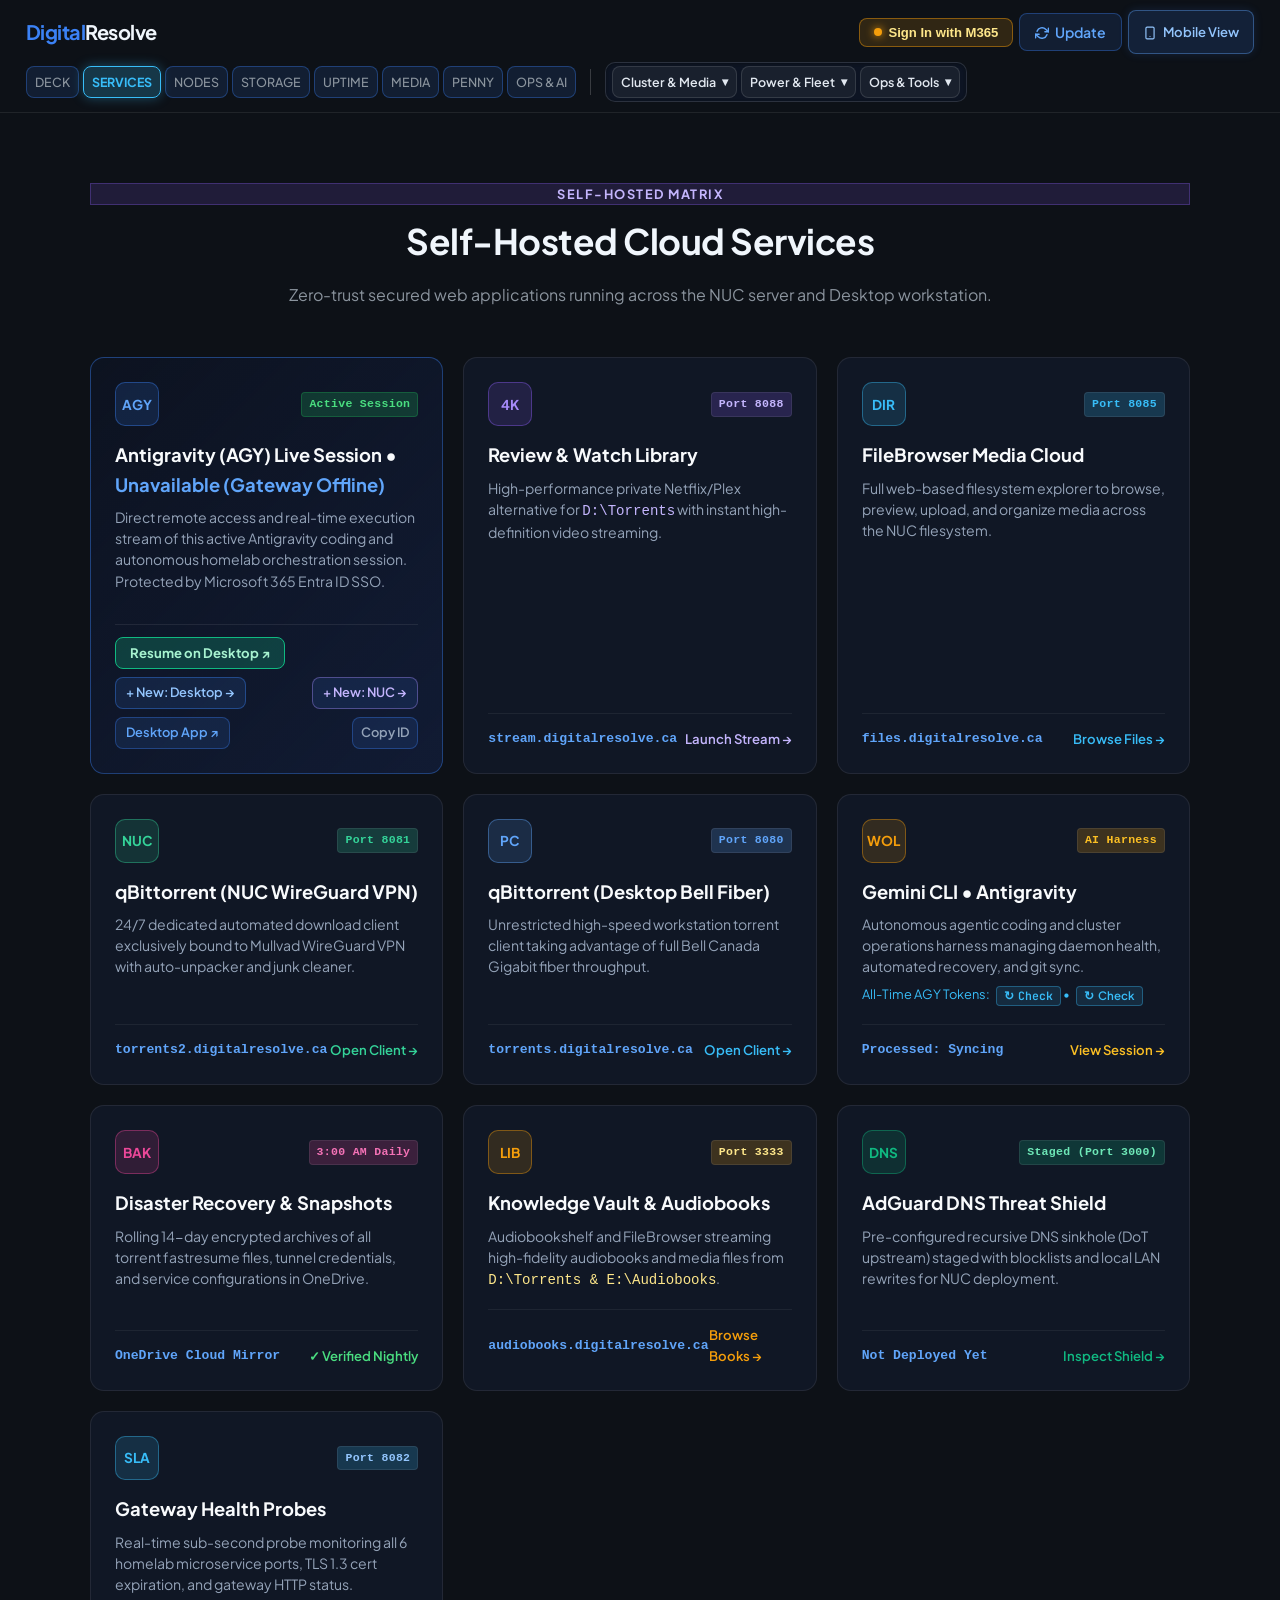
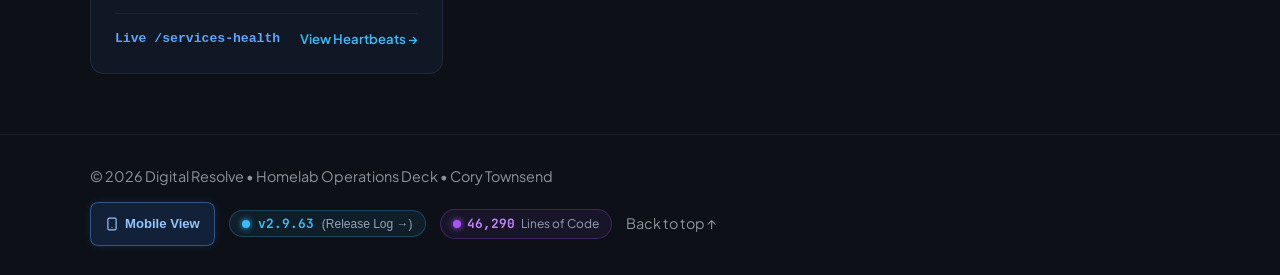
<file: services.html>
<!DOCTYPE html>
<html lang="en">
<head>
  <meta charset="UTF-8">
  <meta name="viewport" content="width=device-width, initial-scale=1.0">
  <meta http-equiv="Cache-Control" content="no-cache, no-store, must-revalidate, max-age=0">
  <meta http-equiv="Pragma" content="no-cache">
  <meta http-equiv="Expires" content="0">
  <title>Services - Self-Hosted Homelab Portfolio</title>
  <link rel="icon" type="image/svg+xml" href="data:image/svg+xml,%3Csvg xmlns='http://www.w3.org/2000/svg' viewBox='0 0 32 32'%3E%3Crect width='32' height='32' rx='8' fill='%230b0f17'/%3E%3Cpath d='M8 22V10h7a6 6 0 0 1 0 12H8zm4-3.5h3a2.5 2.5 0 0 0 0-5h-3v5z' fill='%2338bdf8'/%3E%3C/svg%3E">
  <meta name="description" content="Digital Resolve Homelab Operations Deck v2.9.63 - Services - Self-Hosted Homelab Portfolio">
  <link rel="stylesheet" href="styles.css?v=2.9.63">
  <link rel="preconnect" href="https://fonts.googleapis.com">
  <link rel="preconnect" href="https://fonts.gstatic.com" crossorigin>
  <link rel="preconnect" href="https://wake.digitalresolve.ca">
  <link rel="preconnect" href="https://cam.digitalresolve.ca">
  <link href="https://fonts.googleapis.com/css2?family=JetBrains+Mono:wght@400;500;600;700&family=Plus+Jakarta+Sans:wght@400;500;600;700;800&display=swap" rel="stylesheet">
  <link rel="canonical" href="https://digitalresolve.ca/services.html" />
  <script>
    (function() {
      try {
        var stored = localStorage.getItem('dr_layout_mode');
        var isMobile = false;
        if (stored === 'mobile') {
          isMobile = true;
        } else if (stored === 'desktop') {
          isMobile = false;
        } else {
          isMobile = (window.innerWidth <= 768) || Boolean(window.matchMedia && window.matchMedia('(max-height: 500px) and (pointer: coarse)').matches);
        }
        var doc = document.documentElement;
        if (isMobile) {
          doc.setAttribute('data-layout-mode', 'mobile');
          doc.classList.add('mobile-layout');
        } else {
          doc.setAttribute('data-layout-mode', 'desktop');
          doc.classList.add('desktop-layout');
          if (stored === 'desktop') {
            doc.classList.add('desktop-forced');
          }
        }
      } catch(e) {}
    })();
  </script>
</head>
<body id="top">
  <a href="#main-content" class="skip-to-content">Skip to main content</a>
  <header class="header" id="site-header">
    <div class="container nav-container">
      <a href="index.html#deck" class="logo" title="DigitalResolve Homelab Deck">
        <span class="logo-text-group"><span class="logo-accent">Digital</span>Resolve</span>
        </a>
      <nav class="nav-links">
        <!-- Primary Category Pages Navigation -->
        <div class="nav-pages-group">
          <a href="index.html" class="btn-nav">DECK</a>
          <a href="services.html" class="btn-nav active" aria-current="page">SERVICES</a>
          <a href="fleet.html" class="btn-nav">NODES</a>
          <a href="storage.html" class="btn-nav">STORAGE</a>
          <a href="uptime.html" class="btn-nav">UPTIME</a>
          <a href="media.html" class="btn-nav">MEDIA</a>
          <a href="penny.html" class="btn-nav">PENNY</a>
          <a href="ops.html" class="btn-nav">OPS &amp; AI</a>
        </div>

        <div class="nav-divider" aria-hidden="true"></div>

        <!-- Contextual Quick-Action Tool Menus -->
        <div class="nav-tools-group">

        <!-- Consolidated Menu 1: Cluster & Media -->
        <div class="dropdown">
          <button type="button" class="btn-nav" id="cluster-menu-btn" aria-haspopup="true" aria-expanded="false" title="Cluster Nodes, Media Streaming, and NUC Microservices">
            <span>Cluster &amp; Media</span> <span class="dropdown-arrow">&#9662;</span>
          </button>
          <div class="dropdown-menu">
            <a href="uptime.html#service-status" class="btn-action-item" title="Open Live Homelab Service Status Dashboard">
              <span class="dropdown-dot" style="background-color: #10b981; box-shadow: 0 0 8px #10b981;"></span>
              <span>Live Service Status Dashboard</span>
              <span class="item-tag online">Live</span>
            </a>
            <a href="storage.html" class="btn-action-item" title="Open Tiered Storage &amp; Live Data Flow Schematic">
              <span class="dropdown-dot" style="background-color: #38bdf8; box-shadow: 0 0 8px #38bdf8;"></span>
              <span>Tiered Storage Live Flow</span>
              <span class="item-tag online">4 Tiers</span>
            </a>
            <a href="ops.html#nuc-services" class="btn-action-item" title="Open NUC 24/7 Telemetry &amp; Microservices Suite">
              <span class="dropdown-dot" style="background-color: #10b981; box-shadow: 0 0 8px #10b981;"></span>
              <span>NUC 24/7 Services Suite</span>
              <span class="item-tag online">Active</span>
            </a>
            <a href="javascript:void(0)" onclick="launchProtectedService('https://stream.digitalresolve.ca', 'Watch Library &amp; StreamHub (stream.digitalresolve.ca)')" class="btn-action-item" title="Open Watch Library (stream.digitalresolve.ca)">
              <span class="dropdown-dot" style="background-color: #38bdf8; box-shadow: 0 0 8px #38bdf8;"></span>
              <span>Watch Library (Stream 4K/HD)</span>
              <span class="item-tag online">Live</span>
            </a>
            <a href="javascript:void(0)" onclick="launchProtectedService('https://jellyfin.digitalresolve.ca', 'Jellyfin Media Server (jellyfin.digitalresolve.ca)')" class="btn-action-item" title="Open Jellyfin Media Server">
              <span class="dropdown-dot" style="background-color: #a855f7; box-shadow: 0 0 8px #a855f7;"></span>
              <span>Jellyfin Media Server</span>
              <span class="item-tag online">Port 8096</span>
            </a>
            <a href="javascript:void(0)" onclick="launchProtectedService('https://files.digitalresolve.ca/files/', 'Media &amp; File Vault (files.digitalresolve.ca)')" class="btn-action-item" title="Open File Vault (files.digitalresolve.ca)">
              <span class="dropdown-dot dot-2"></span>
              <span>Browse Media &amp; Files (NUC)</span>
              <span class="item-tag">Vault</span>
            </a>
            <a href="javascript:void(0)" onclick="launchProtectedService('https://audiobooks.digitalresolve.ca', 'Audiobook Server (Audiobookshelf)')" class="btn-action-item" title="Open Audiobook Server (audiobooks.digitalresolve.ca)">
              <span class="dropdown-dot" style="background-color: #fbbf24; box-shadow: 0 0 8px #fbbf24;"></span>
              <span>Audiobook Server (Audiobookshelf)</span>
              <span class="item-tag online">Port 3333</span>
            </a>
            <a href="javascript:void(0)" onclick="openTailscaleModal()" class="btn-action-item" title="Connect Tailscale Mesh VPN to access LAN services directly anywhere">
              <span class="dropdown-dot" style="background-color: #06b6d4; box-shadow: 0 0 8px #06b6d4;"></span>
              <span>⚡ Connect LAN Mesh (Tailscale)</span>
              <span class="item-tag" style="background: rgba(6, 182, 212, 0.15); color: #06b6d4; border: 1px solid rgba(6, 182, 212, 0.3);">Mesh VPN</span>
            </a>
            <div class="dropdown-divider"></div>
            <a href="penny.html#camera-feed-card" class="btn-action-item" title="Penny's Cat Hub - Live Optical Stream &amp; Smart Feeder IoT">
              <span class="dropdown-dot" style="background-color: #f472b6; box-shadow: 0 0 8px #f472b6;"></span>
              <span>Penny's Cat Hub (Stream &amp; Feeder)</span>
              <span class="item-tag feeder-nav-status-badge">Checking &bull; 192.168.2.22</span>
            </a>
            <div class="dropdown-divider"></div>
            <a href="javascript:void(0)" onclick="launchProtectedService('https://torrents.digitalresolve.ca', 'qBittorrent Workstation (torrents.digitalresolve.ca)')" class="btn-action-item" title="Open Workstation qBittorrent">
              <span class="dropdown-dot dot-1"></span>
              <span>Torrents (Desktop qBit)</span>
              <span class="item-tag" id="desktop-disk-tag">--</span>
            </a>
            <a href="javascript:void(0)" onclick="launchProtectedService('https://torrents2.digitalresolve.ca', 'qBittorrent NUC (torrents2.digitalresolve.ca)')" class="btn-action-item" title="Open NUC qBittorrent">
              <span class="dropdown-dot dot-2"></span>
              <span>Torrents (NUC qBit)</span>
              <span class="item-tag" id="nuc-disk-tag">--</span>
            </a>
            <a href="javascript:void(0)" onclick="openMagnetModal()" class="btn-action-item" title="Open Rapid Torrent &amp; Magnet Ingestion Console">
              <span class="dropdown-dot" style="background-color: #38bdf8; box-shadow: 0 0 8px #38bdf8;"></span>
              <span>+ Quick-Drop Magnet Link</span>
              <span class="item-tag">Inject</span>
            </a>
            <div class="dropdown-divider"></div>
            <a href="javascript:void(0)" onclick="launchProtectedService('https://sonarr.digitalresolve.ca', 'Sonarr (TV Automation)')" class="btn-action-item" title="Open Sonarr TV Automation">
              <span class="dropdown-dot" style="background-color: #38bdf8; box-shadow: 0 0 8px #38bdf8;"></span>
              <span>Sonarr (TV Automation)</span>
              <span class="item-tag online">Port 8990</span>
            </a>
            <a href="javascript:void(0)" onclick="launchProtectedService('https://radarr.digitalresolve.ca', 'Radarr (Movie Automation)')" class="btn-action-item" title="Open Radarr Movie Automation">
              <span class="dropdown-dot" style="background-color: #fb923c; box-shadow: 0 0 8px #fb923c;"></span>
              <span>Radarr (Movie Automation)</span>
              <span class="item-tag online">Port 7878</span>
            </a>
            <a href="javascript:void(0)" onclick="launchProtectedService('https://prowlarr.digitalresolve.ca', 'Prowlarr (Indexer Swarm)')" class="btn-action-item" title="Open Prowlarr Indexer Swarm">
              <span class="dropdown-dot" style="background-color: #f87171; box-shadow: 0 0 8px #f87171;"></span>
              <span>Prowlarr (Indexers)</span>
              <span class="item-tag online">Port 9696</span>
            </a>
            <a href="javascript:void(0)" onclick="launchProtectedService('https://readarr.digitalresolve.ca', 'Readarr (Book Automation)')" class="btn-action-item" title="Open Readarr Book Automation">
              <span class="dropdown-dot" style="background-color: #34d399; box-shadow: 0 0 8px #34d399;"></span>
              <span>Readarr (Book Automation)</span>
              <span class="item-tag online">Port 8787</span>
            </a>
            <div class="dropdown-divider"></div>
            <div class="disk-widget" id="nuc-disk-widget">
              <div class="disk-widget-header">
                <span class="disk-label">NUC Storage (D:)</span>
                <span class="disk-val" id="nuc-disk-val">--</span>
              </div>
              <div class="disk-bar-bg">
                <div class="disk-bar-fill" id="nuc-disk-bar" style="width: 0%;"></div>
              </div>
              <div class="disk-subtext" id="nuc-disk-sub">Awaiting telemetry...</div>
            </div>
            <div class="disk-widget" id="desktop-disk-widget" style="margin-top: 10px;">
              <div class="disk-widget-header">
                <span class="disk-label">Desktop Storage (C: + D: + F:)</span>
                <span class="disk-val" id="desktop-disk-val">--</span>
              </div>
              <div class="disk-bar-bg">
                <div class="disk-bar-fill" id="desktop-disk-bar" style="width: 0%; background: linear-gradient(90deg, #38bdf8, #10b981);"></div>
              </div>
              <div class="disk-subtext" id="desktop-disk-sub">Awaiting telemetry...</div>
            </div>
          </div>
        </div>

        <!-- Consolidated Menu 2: Power & Fleet -->
        <div class="dropdown">
          <button type="button" class="btn-nav" id="wol-btn" aria-haspopup="true" aria-expanded="false" title="Wake-on-LAN, Remote Power, and Hardware Topology">
            <span>Power &amp; Fleet</span> <span class="dropdown-arrow">&#9662;</span>
          </button>
          <div class="dropdown-menu">
            <button type="button" class="btn-action-item" onclick="sendWol('desktop')" title="Send Wake-on-LAN Magic Packet to Desktop">
              <span class="dropdown-dot dot-1" id="badge-desktop"></span>
              <span>Wake Desktop</span>
              <span class="item-tag online" id="status-tag-desktop">Active</span>
            </button>
            <button type="button" class="btn-action-item btn-sleep" onclick="sendSleep('desktop')" title="Put Desktop PC into Sleep Standby">
              <span class="dropdown-dot dot-sleep"></span>
              <span>Sleep Desktop</span>
              <span class="item-tag">Standby</span>
            </button>
            <button type="button" class="btn-action-item" onclick="sendWol('nuc')" title="Send Wake-on-LAN Magic Packet to NUC Server">
              <span class="dropdown-dot dot-2" id="badge-nuc"></span>
              <span>Wake NUC</span>
              <span class="item-tag online" id="status-tag-nuc">24/7 Core</span>
            </button>
            <button type="button" class="btn-action-item" onclick="sendWol('both')" title="Broadcast Wake-on-LAN Magic Packets to Both Desktop and NUC">
              <span class="dropdown-dot dot-1"></span>
              <span>Wake Both</span>
            </button>
            <div class="dropdown-divider"></div>
            <a href="fleet.html#fleet" class="btn-action-item" title="Jump to Cluster Hardware Topology &amp; Circuit Schematic">
              <span class="dropdown-dot" style="background-color: #38bdf8; box-shadow: 0 0 8px #38bdf8;"></span>
              <span>Hardware Topology &amp; Schematic</span>
              <span class="item-tag">Schematic</span>
            </a>
            <a href="uptime.html#uptime" class="btn-action-item" title="Jump to Cluster Availability &amp; 90-Day SLA History">
              <span class="dropdown-dot" style="background-color: #10b981; box-shadow: 0 0 8px #10b981;"></span>
              <span>90-Day SLA &amp; Uptime History</span>
              <span class="item-tag online nav-sla-tag">--</span>
            </a>
            <button type="button" class="btn-action-item" onclick="openCloudflareStatsModal()" title="View Cloudflare Edge Traffic, Cache &amp; Security Statistics">
              <span class="dropdown-dot" style="background-color: #38bdf8; box-shadow: 0 0 8px #38bdf8;"></span>
              <span>Cloudflare Site Statistics</span>
              <span class="item-tag" style="background: rgba(56, 189, 248, 0.15); color: #38bdf8;">Edge Analytics</span>
            </button>
            <div class="dropdown-divider"></div>
            <button type="button" class="btn-action-item" onclick="checkStatus('nuc')" title="Query Live Status and Latency for NUC Server">
              <span class="dropdown-dot dot-2"></span>
              <span>Ping NUC Server</span>
              <span class="item-tag online" id="latency-nuc">-- ms</span>
            </button>
            <button type="button" class="btn-action-item" onclick="checkStatus('desktop')" title="Query Live Status and Latency for Desktop">
              <span class="dropdown-dot dot-1"></span>
              <span>Ping Desktop Node</span>
              <span class="item-tag online" id="latency-desktop">-- ms</span>
            </button>
          </div>
        </div>

        <!-- Consolidated Menu 3: Ops, AI & Resilience -->
        <div class="dropdown">
          <button type="button" class="btn-nav" id="ops-menu-btn" aria-haspopup="true" aria-expanded="false" title="Antigravity Autonomous Agent, Disaster Resilience Test, and AI Telemetry">
            <span>Ops &amp; Tools</span> <span class="dropdown-arrow">&#9662;</span>
          </button>
          <div class="dropdown-menu">
            <button type="button" class="btn-action-item agy-session-link-btn" onclick="openEmbeddedConsole()" title="Open Live Interactive Terminal for Active AGY Session">
              <span class="dropdown-dot" style="background-color: #38bdf8; box-shadow: 0 0 8px #38bdf8;"></span>
              <span>Open AGY Terminal (Auto-Detect)</span>
              <span class="item-tag online">Live</span>
            </button>
            <a href="ops.html#ops-ai" class="btn-action-item" title="Jump to In-Page Compute &amp; Live Terminal Operations Console">
              <span class="dropdown-dot dot-1"></span>
              <span>In-Page Live Terminal</span>
              <span class="item-tag">Ops Hub</span>
            </a>
            <button type="button" class="btn-action-item" onclick="openEmbeddedConsole(true)" title="Open Fullscreen Antigravity Command &amp; Telemetry Console">
              <span class="dropdown-dot dot-1"></span>
              <span>Fullscreen AGY Console</span>
              <span class="item-tag online">Active</span>
            </button>
            <div class="dropdown-divider"></div>
            <button type="button" class="btn-action-item" onclick="openDisasterModal()" title="Launch Disaster Recovery Test Workbench">
              <span class="dropdown-dot" style="background-color: #f59e0b; box-shadow: 0 0 8px #f59e0b;"></span>
              <span>Disaster Test &amp; Chaos Lab</span>
              <span class="item-tag">Chaos Lab</span>
            </button>
            <button type="button" class="btn-action-item" onclick="openChangelogModal()" title="View System Release History">
              <span class="dropdown-dot dot-2"></span>
              <span>Release Changelog (<span id="menu-changelog-ver">v2.9.63</span>)</span>
            </button>
            <button type="button" class="btn-action-item" id="menu-sso-auth-btn" onclick="lockSSO(true, event)" title="Sign out and refresh deck behind Microsoft 365 SSO">
              <span class="dropdown-dot" style="background-color: #ef4444; box-shadow: 0 0 6px #ef4444;"></span>
              <span>Sign Out (M365)</span>
              <span class="item-tag">Sign Out</span>
            </button>
            <div class="dropdown-divider"></div>
            <!-- Embedded AI Token Widget -->
            <div style="padding: 8px 14px 6px; font-size: 0.78rem;">
              <div style="display: flex; justify-content: space-between; align-items: center; margin-bottom: 4px;">
                <span style="color: #94a3b8; font-weight: 600;">Antigravity Quota:</span>
                <span id="menu-token-val" class="mono" style="font-weight: 700; color: #38bdf8;">--% Weekly</span>
              </div>
              <!-- Weekly Limit Progress Bar -->
              <div style="font-size: 0.7rem; color: #cbd5e1; margin-bottom: 2px; display: flex; justify-content: space-between;">
                <span>Gemini Weekly Limit</span>
                <span style="color: #34d399; font-weight: 700;" id="menu-pct-flash">--% Remaining</span>
              </div>
              <div class="model-progress-bar" id="menu-progress-bar" title="Gemini Weekly Limit">
                <div class="model-segment flash" id="menu-bar-flash" style="width: 0%; background: #38bdf8;"></div>
                <div class="model-segment pro" id="menu-bar-pro" style="width: 0%; display: block; background: rgba(255,255,255,0.15);"></div>
              </div>
              <!-- 5-Hour Limit Progress Bar -->
              <div style="font-size: 0.7rem; color: #cbd5e1; margin-top: 6px; margin-bottom: 2px; display: flex; justify-content: space-between;">
                <span>5-Hour Rolling Limit</span>
                <span style="color: #f59e0b; font-weight: 700;" id="menu-pct-5h">--% (--)</span>
              </div>
              <div class="model-progress-bar" id="menu-progress-bar-5h" title="5-Hour Rolling Limit">
                <div class="model-segment" id="menu-bar-5h" style="width: 0%; background: #f59e0b;"></div>
              </div>
              <div style="margin-top: 6px; font-size: 0.68rem; color: #64748b; display: flex; justify-content: space-between; flex-wrap: wrap; gap: 4px 10px;">
                <span>Account: <span id="menu-account-user" style="color: #cbd5e1;">--</span></span>
                <span style="white-space: nowrap;">Claude/GPT: <span id="menu-claude-pct" style="color: #34d399; font-weight: 700;">--</span></span>
              </div>
            </div>
          </div>
        </div>
        </div>
      </nav>

      <!-- Top Right Actions: Dedicated SSO Login / Logout Controls & Layout Toggle -->
      <div class="nav-mobile-actions">
        <!-- Top Dedicated SSO Controls -->
        <div id="top-sso-container" class="top-sso-container">
          <!-- Logged Out: SSO Login Button -->
          <button type="button" class="btn-sso-login" id="top-sso-login-btn" onclick="unlockSSO('m365')" title="Sign in with Microsoft 365 Entra ID SSO">
            <span class="dropdown-dot" style="background-color: #f59e0b; box-shadow: 0 0 8px #f59e0b;"></span>
            <span>Sign In with M365</span>
          </button>

          <!-- Logged In: User Profile Badge & Dedicated Logout Button -->
          <div id="top-sso-authed-group" class="top-sso-authed-group" style="display: none;">
            <div class="top-sso-user-pill" title="Authenticated via Microsoft 365 Entra ID">
              <span class="dropdown-dot" style="background-color: #10b981; box-shadow: 0 0 6px #10b981;"></span>
              <span id="top-sso-user-name">Cory Townsend</span>
            </div>
            <button type="button" class="btn-sso-logout" id="top-sso-logout-btn" onclick="lockSSO(true, event)" title="Sign out of Microsoft 365 Admin Session">
              <span>Sign Out (M365)</span>
            </button>
          </div>
        </div>

                <button type="button" class="btn-nav poll-data-btn" id="btn-poll-real-data" onclick="pollRealData(this)" title="Poll real live telemetry from NUC &amp; Desktop cluster" aria-label="Poll Real Telemetry">
          <span id="poll-data-icon"><svg width="14" height="14" viewBox="0 0 24 24" fill="none" stroke="currentColor" stroke-width="2.5" stroke-linecap="round" stroke-linejoin="round" style="vertical-align: -2px;"><polyline points="23 4 23 10 17 10"></polyline><polyline points="1 20 1 14 7 14"></polyline><path d="M3.51 9a9 9 0 0 1 14.85-3.36L23 10M1 14l4.64 4.36A9 9 0 0 0 20.49 15"></path></svg></span>
          <span class="poll-data-text" id="poll-data-text">Update</span>
        </button>
        <button type="button" class="btn-nav layout-toggle-btn" id="layout-toggle-nav" onclick="toggleLayoutMode()" title="Switch layout mode (Mobile / Desktop)" aria-label="Toggle Layout Mode">
          <span class="layout-toggle-icon" id="layout-toggle-nav-icon"><svg width="14" height="14" viewBox="0 0 24 24" fill="none" stroke="currentColor" stroke-width="2" stroke-linecap="round" stroke-linejoin="round" style="vertical-align: -2px;"><rect x="5" y="2" width="14" height="20" rx="2" ry="2"></rect><line x1="12" y1="18" x2="12.01" y2="18"></line></svg></span>
          <span class="layout-toggle-text" id="layout-toggle-nav-text">Mobile View</span>
        </button>
        <button type="button" class="btn-nav nav-menu-toggle" id="nav-menu-toggle" onclick="toggleMobileNav()" aria-label="Toggle navigation menu" aria-expanded="false">
          <span id="nav-toggle-icon">&#9776;</span>
        </button>
      </div>
    </div>
  </header>

  <main id="main-content" style="padding-top: 30px;">
    <section id="services" class="homelab-apps-section">
      <div class="container">
        <div class="section-header">
          <span class="section-tag" style="background: rgba(139, 92, 246, 0.15); color: #c4b5fd; border: 1px solid rgba(139, 92, 246, 0.3);">Self-Hosted Matrix</span>
          <h1>Self-Hosted Cloud Services</h1>
          <p>Zero-trust secured web applications running across the NUC server and Desktop workstation.</p>
        </div>

        <div class="app-grid">
          <!-- Antigravity (AGY) Active Session Card -->
          <div class="app-card" style="border-color: rgba(59, 130, 246, 0.4); background: linear-gradient(135deg, rgba(13, 19, 33, 0.95), rgba(30, 58, 138, 0.25)); cursor: default;">
            <div>
              <div class="app-card-header">
                <div class="app-icon" style="color: #60a5fa; border-color: rgba(59, 130, 246, 0.4); background: rgba(59, 130, 246, 0.15); font-weight: 700; font-size: 0.85rem;">AGY</div>
                <span class="item-tag online" style="background: rgba(34, 197, 94, 0.2); color: #4ade80;">Active Session</span>
              </div>
              <div class="app-card-title">Antigravity (AGY) Live Session &bull; <span style="color: #60a5fa;" class="agy-card-session-name">Detecting active session...</span></div>
              <div class="app-card-desc">
                Direct remote access and real-time execution stream of this active Antigravity coding and autonomous homelab orchestration session. Protected by Microsoft 365 Entra ID SSO.
              </div>
            </div>
            <div class="app-card-footer" style="display: flex; gap: 8px; flex-wrap: wrap; margin-top: 14px; padding-top: 12px; border-top: 1px solid rgba(255, 255, 255, 0.08);">
              <button type="button" onclick="resumeAgySessionOnDesktop()" class="btn-nav" style="font-size: 0.82rem; height: 32px; padding: 4px 14px; background: rgba(16, 185, 129, 0.25); border-color: #10b981; color: #a7f3d0 !important; font-weight: 700;" title="Resume Active AGY Session in Windows Terminal on Desktop">
                Resume on Desktop &nearr;
              </button>
              <button type="button" onclick="startNewAgySession('desktop')" class="btn-nav" style="font-size: 0.8rem; height: 32px; padding: 4px 10px; color: #93c5fd !important; border-color: rgba(59, 130, 246, 0.4);" title="Start New AGY Session on Desktop: agy --dangerously-skip-permissions">
                + New: Desktop &rarr;
              </button>
              <button type="button" onclick="startNewAgySession('nuc')" class="btn-nav" style="font-size: 0.8rem; height: 32px; padding: 4px 10px; color: #c4b5fd !important; border-color: rgba(167, 139, 250, 0.4);" title="Start New AGY Session on NUC: agy --dangerously-skip-permissions">
                + New: NUC &rarr;
              </button>
              <button type="button" onclick="launchAgySession('app')" class="btn-nav" style="font-size: 0.8rem; height: 32px; padding: 4px 10px; color: #60a5fa !important;" title="Launch Antigravity Native Desktop CLI via Windows Terminal">
                Desktop App &nearr;
              </button>
              <button type="button" onclick="launchAgySession('copy')" class="btn-nav" style="font-size: 0.8rem; height: 32px; padding: 4px 8px; color: #94a3b8 !important;" title="Copy Session ID">
                Copy ID
              </button>
            </div>
          </div>
          <!-- StreamHub Card -->
          <a href="javascript:void(0)" onclick="launchProtectedService('https://stream.digitalresolve.ca', 'Watch Library &amp; StreamHub (Port 8088)')" class="app-card">
            <div>
              <div class="app-card-header">
                <div class="app-icon" style="color: #a78bfa; border-color: rgba(139, 92, 246, 0.4); background: rgba(139, 92, 246, 0.15); font-weight: 700; font-size: 0.85rem;">4K</div>
                <span class="item-tag" style="background: rgba(139, 92, 246, 0.2); color: #c4b5fd;">Port 8088</span>
              </div>
              <div class="app-card-title">Review &amp; Watch Library</div>
              <div class="app-card-desc">
                High-performance private Netflix/Plex alternative for <code style="color: #c4b5fd;">D:\Torrents</code> with instant high-definition video streaming.
              </div>
            </div>
            <div class="app-card-footer">
              <span class="app-port">stream.digitalresolve.ca</span>
              <span class="app-btn-launch" style="color: #c4b5fd;">Launch Stream &rarr;</span>
            </div>
          </a>

          <!-- FileBrowser Card -->
          <a href="javascript:void(0)" onclick="launchProtectedService('https://files.digitalresolve.ca/files/', 'FileBrowser Media Cloud (Port 8085)')" class="app-card">
            <div>
              <div class="app-card-header">
                <div class="app-icon" style="color: #38bdf8; border-color: rgba(56, 189, 248, 0.4); background: rgba(56, 189, 248, 0.15); font-weight: 700; font-size: 0.85rem;">DIR</div>
                <span class="item-tag" style="background: rgba(56, 189, 248, 0.2); color: #38bdf8;">Port 8085</span>
              </div>
              <div class="app-card-title">FileBrowser Media Cloud</div>
              <div class="app-card-desc">
                Full web-based filesystem explorer to browse, preview, upload, and organize media across the NUC filesystem.
              </div>
            </div>
            <div class="app-card-footer">
              <span class="app-port">files.digitalresolve.ca</span>
              <span class="app-btn-launch">Browse Files &rarr;</span>
            </div>
          </a>

          <!-- NUC qBittorrent Card -->
          <a href="javascript:void(0)" onclick="launchProtectedService('https://torrents2.digitalresolve.ca', 'qBittorrent NUC (Port 8081)')" class="app-card">
            <div>
              <div class="app-card-header">
                <div class="app-icon" style="color: #34d399; border-color: rgba(52, 211, 153, 0.4); background: rgba(52, 211, 153, 0.15); font-weight: 700; font-size: 0.85rem;">NUC</div>
                <span class="item-tag" style="background: rgba(52, 211, 153, 0.2); color: #34d399;">Port 8081</span>
              </div>
              <div class="app-card-title">qBittorrent (NUC WireGuard VPN)</div>
              <div class="app-card-desc">
                24/7 dedicated automated download client exclusively bound to Mullvad WireGuard VPN with auto-unpacker and junk cleaner.
              </div>
            </div>
            <div class="app-card-footer">
              <span class="app-port">torrents2.digitalresolve.ca</span>
              <span class="app-btn-launch" style="color: #34d399;">Open Client &rarr;</span>
            </div>
          </a>

          <!-- Desktop qBittorrent Card -->
          <a href="javascript:void(0)" onclick="launchProtectedService('https://torrents.digitalresolve.ca', 'qBittorrent Workstation (Port 8080)')" class="app-card">
            <div>
              <div class="app-card-header">
                <div class="app-icon" style="color: #60a5fa; border-color: rgba(96, 165, 250, 0.4); background: rgba(96, 165, 250, 0.15); font-weight: 700; font-size: 0.85rem;">PC</div>
                <span class="item-tag" style="background: rgba(96, 165, 250, 0.2); color: #60a5fa;">Port 8080</span>
              </div>
              <div class="app-card-title">qBittorrent (Desktop Bell Fiber)</div>
              <div class="app-card-desc">
                Unrestricted high-speed workstation torrent client taking advantage of full Bell Canada Gigabit fiber throughput.
              </div>
            </div>
            <div class="app-card-footer">
              <span class="app-port">torrents.digitalresolve.ca</span>
              <span class="app-btn-launch">Open Client &rarr;</span>
            </div>
          </a>

          <!-- Gemini CLI / Antigravity Harness -->
          <div class="app-card" onclick="openEmbeddedConsole()" onkeydown="if(event.key==='Enter'||event.key===' '){event.preventDefault();openEmbeddedConsole();}" role="button" tabindex="0" style="cursor: pointer;" title="Open Active Antigravity Live Console">
            <div>
              <div class="app-card-header">
                <div class="app-icon" style="color: #f59e0b; border-color: rgba(245, 158, 11, 0.4); background: rgba(245, 158, 11, 0.15); font-weight: 700; font-size: 0.85rem;">WOL</div>
                <span class="item-tag" style="background: rgba(245, 158, 11, 0.2); color: #fbbf24;">AI Harness</span>
              </div>
              <div class="app-card-title">Gemini CLI &bull; Antigravity</div>
              <div class="app-card-desc">
                Autonomous agentic coding and cluster operations harness managing daemon health, automated recovery, and git sync.
                <div style="margin-top: 8px; font-size: 0.8rem; color: #38bdf8;">
                  All-Time AGY Tokens: <strong id="app-card-tokens" class="mono">Calculating...</strong> &bull; <span id="app-card-models"><span style="color: #94a3b8;">Calculating breakdown...</span></span>
                </div>
              </div>
            </div>
            <div class="app-card-footer">
              <span class="app-port">Processed: <span id="app-card-tokens-port">Syncing</span></span>
              <span class="app-btn-launch" style="color: #fbbf24;">View Session &rarr;</span>
            </div>
          </div>

  

  <!-- Disaster Recovery & Resilience Test Modal -->
          <div class="app-card" style="cursor: default;">
            <div>
              <div class="app-card-header">
                <div class="app-icon" style="color: #ec4899; border-color: rgba(236, 72, 153, 0.4); background: rgba(236, 72, 153, 0.15); font-weight: 700; font-size: 0.85rem;">BAK</div>
                <span class="item-tag" style="background: rgba(236, 72, 153, 0.2); color: #f472b6;">3:00 AM Daily</span>
              </div>
              <div class="app-card-title">Disaster Recovery &amp; Snapshots</div>
              <div class="app-card-desc">
                Rolling 14-day encrypted archives of all torrent fastresume files, tunnel credentials, and service configurations in OneDrive.
              </div>
            </div>
            <div class="app-card-footer">
              <span class="app-port">OneDrive Cloud Mirror</span>
              <span class="app-btn-launch" style="color: #4ade80;">&check; Verified Nightly</span>
            </div>
          </div>

          <!-- Audiobookshelf / FileBrowser Card -->
          <a href="index.html#pane-books" onclick="switchNucTab('books'); return false;" class="app-card">
            <div>
              <div class="app-card-header">
                <div class="app-icon" style="color: #f59e0b; border-color: rgba(245, 158, 11, 0.4); background: rgba(245, 158, 11, 0.15); font-weight: 700; font-size: 0.85rem;">LIB</div>
                <span class="item-tag" style="background: rgba(245, 158, 11, 0.2); color: #fde68a;">Port 3333</span>
              </div>
              <div class="app-card-title">Knowledge Vault &amp; Audiobooks</div>
              <div class="app-card-desc">
                Audiobookshelf and FileBrowser streaming high-fidelity audiobooks and media files from <code style="color: #fde68a;">D:\Torrents &amp; E:\Audiobooks</code>.
              </div>
            </div>
            <div class="app-card-footer">
              <span class="app-port">audiobooks.digitalresolve.ca</span>
              <span class="app-btn-launch" style="color: #f59e0b;">Browse Books &rarr;</span>
            </div>
          </a>

          <!-- AdGuard Home DNS Card -->
          <a href="index.html#pane-dns" onclick="switchNucTab('dns'); return false;" class="app-card">
            <div>
              <div class="app-card-header">
                <div class="app-icon" style="color: #10b981; border-color: rgba(16, 185, 129, 0.4); background: rgba(16, 185, 129, 0.15); font-weight: 700; font-size: 0.85rem;">DNS</div>
                <span class="item-tag" style="background: rgba(16, 185, 129, 0.2); color: #6ee7b7;">Staged (Port 3000)</span>
              </div>
              <div class="app-card-title">AdGuard DNS Threat Shield</div>
              <div class="app-card-desc">
                Pre-configured recursive DNS sinkhole (DoT upstream) staged with blocklists and local LAN rewrites for NUC deployment.
              </div>
            </div>
            <div class="app-card-footer">
              <span class="app-port">Not Deployed Yet</span>
              <span class="app-btn-launch" style="color: #10b981;">Inspect Shield &rarr;</span>
            </div>
          </a>

          <!-- Uptime Kuma Health Hub Card -->
          <a href="index.html#pane-kuma" onclick="switchNucTab('kuma'); return false;" class="app-card">
            <div>
              <div class="app-card-header">
                <div class="app-icon" style="color: #38bdf8; border-color: rgba(56, 189, 248, 0.4); background: rgba(56, 189, 248, 0.15); font-weight: 700; font-size: 0.85rem;">SLA</div>
                <span class="item-tag" style="background: rgba(56, 189, 248, 0.2); color: #93c5fd;">Port 8082</span>
              </div>
              <div class="app-card-title">Gateway Health Probes</div>
              <div class="app-card-desc">
                Real-time sub-second probe monitoring all 6 homelab microservice ports, TLS 1.3 cert expiration, and gateway HTTP status.
              </div>
            </div>
            <div class="app-card-footer">
              <span class="app-port">Live /services-health</span>
              <span class="app-btn-launch" style="color: #38bdf8;">View Heartbeats &rarr;</span>
            </div>
          </a>
        </div>
      </div>
    </section>
  </main>
  <footer class="footer">
    <div class="container footer-container" style="display: flex; justify-content: space-between; align-items: center; flex-wrap: wrap; gap: 14px;">
      <p>&copy; 2026 Digital Resolve &bull; Homelab Operations Deck &bull; Cory Townsend</p>
      <div class="footer-meta" style="display: flex; align-items: center; flex-wrap: wrap; gap: 14px;">
        <button type="button" class="version-badge-btn layout-toggle-btn" id="layout-toggle-footer" onclick="toggleLayoutMode()" title="Switch layout mode (Mobile / Desktop)" aria-label="Toggle Layout Mode">
          <span class="layout-toggle-icon" id="layout-toggle-footer-icon"><svg width="14" height="14" viewBox="0 0 24 24" fill="none" stroke="currentColor" stroke-width="2" stroke-linecap="round" stroke-linejoin="round" style="vertical-align: -2px;"><rect x="5" y="2" width="14" height="20" rx="2" ry="2"></rect><line x1="12" y1="18" x2="12.01" y2="18"></line></svg></span>
          <span class="layout-toggle-text" id="layout-toggle-footer-text">Mobile View</span>
        </button>
        <button type="button" class="version-badge-btn" onclick="openChangelogModal()" title="View System Release Changelog">
          <span class="dropdown-dot" style="background-color: #38bdf8; box-shadow: 0 0 6px #38bdf8;"></span>
          <span class="mono" style="font-weight: 700; color: #38bdf8; font-size: 0.8rem;" id="footer-version-tag">v2.9.63</span>
          <span style="color: #94a3b8; font-size: 0.75rem;">(Release Log &rarr;)</span>
        </button>
        <div class="footer-loc-badge" id="footer-loc-badge" title="Project Codebase Scale: 46,290 Lines of Code (HTML: 27,975 lines | CSS: 7,863 lines | JS: 10,451 lines | CNAME)">
          <span class="dropdown-dot" style="background-color: #a855f7; box-shadow: 0 0 6px #a855f7;"></span>
          <span class="mono" style="font-weight: 700; color: #c084fc; font-size: 0.8rem;" id="project-loc-count">46,290</span>
          <span style="color: #94a3b8; font-size: 0.75rem;">Lines of Code</span>
        </div>
        <div class="footer-links">
          <a href="#top" onclick="scrollToTop(event)" role="button" aria-label="Back to top">Back to top &uarr;</a>
        </div>
      </div>
    </div>
  </footer>

  <!-- Floating Back to Top Button -->
  <button type="button" id="btn-floating-top" class="btn-floating-top" onclick="scrollToTop(event)" title="Back to top" aria-label="Back to top">
    <svg width="18" height="18" viewBox="0 0 24 24" fill="none" stroke="currentColor" stroke-width="2.5" stroke-linecap="round" stroke-linejoin="round">
      <path d="M18 15l-6-6-6 6"/>
    </svg>
  </button>

  <!-- Notification Toast -->
  <div id="wol-toast" class="wol-toast" role="alert" aria-live="polite">
    <span class="toast-dot" id="toast-dot"></span>
    <div class="toast-content">
      <span id="toast-message" class="toast-title">Notification</span>
      <span id="toast-subtext" class="toast-subtext"></span>
    </div>
  </div>
  <div id="magnet-modal-overlay" class="magnet-modal-overlay" style="display: none;" onclick="closeMagnetModalOnBackdrop(event)">
    <div class="magnet-modal" role="dialog" aria-modal="true" aria-label="Remote torrent magnet drop">
      <div class="magnet-header">
        <div class="magnet-title">[+] Remote Torrent / Magnet Drop</div>
        <button type="button" class="magnet-close" onclick="closeMagnetModal()" title="Close Remote Magnet Modal" aria-label="Close magnet dialog">&times;</button>
      </div>
      <div id="magnet-modal-unlocked">
        <p style="font-size: 0.85rem; color: var(--text-muted); margin-bottom: 14px; line-height: 1.5;">
          Inject any torrent or magnet link into your home server. Traffic is downloaded through Mullvad WireGuard VPN and auto-unpacked.
        </p>
        <textarea id="magnet-input" class="magnet-input" aria-label="Magnet link or torrent URL" placeholder="Paste magnet:?xt=... or .torrent HTTP URL here"></textarea>
        <div class="magnet-targets">
          <label class="magnet-target-label">
            <input type="radio" name="magnet-target" value="nuc" checked>
            <span>NUC Home Server (24/7 &bull; D:\Torrents)</span>
          </label>
          <label class="magnet-target-label">
            <input type="radio" name="magnet-target" value="desktop">
            <span>Desktop Workstation</span>
          </label>
        </div>
        <button type="button" class="magnet-submit-btn" id="magnet-submit-btn" onclick="submitMagnet()" title="Inject Torrent Magnet into qBittorrent via Mullvad VPN">Start Remote Download</button>
      </div>
      <!-- Locked SSO Gate Overlay for Magnet Modal -->
      <div id="magnet-modal-sso-gate" style="display: none; flex-direction: column; align-items: center; justify-content: center; gap: 16px; padding: 24px 16px; text-align: center;">
        <div style="width: 52px; height: 52px; border-radius: 50%; background: rgba(59, 130, 246, 0.15); border: 1px solid rgba(59, 130, 246, 0.4); display: flex; align-items: center; justify-content: center; font-size: 1.6rem;">
          <svg width="24" height="24" viewBox="0 0 24 24" fill="none" stroke="#38bdf8" stroke-width="2" stroke-linecap="round" stroke-linejoin="round"><rect x="3" y="11" width="18" height="11" rx="2" ry="2"></rect><path d="M7 11V7a5 5 0 0 1 10 0v4"></path></svg>
        </div>
        <div style="font-weight: 700; color: #f8fafc; font-size: 1.05rem;">Microsoft 365 Entra ID SSO Required</div>
        <p style="font-size: 0.85rem; color: #94a3b8; max-width: 380px; margin: 0 auto; line-height: 1.4;">
          Direct torrent and magnet ingestion to local storage drives requires authenticated administrator access.
        </p>
        <button type="button" class="btn btn-primary" onclick="unlockSSO('m365')" style="padding: 10px 22px; font-size: 0.92rem;">
          Sign In with M365
        </button>
      </div>
    </div>
  </div>
  <!-- Embedded Antigravity (AGY) Interactive Terminal Console Modal -->
  <div id="agy-console-modal-overlay" class="agy-modal-overlay" style="display: none;" onclick="closeAgyConsoleOnBackdrop(event)">
    <div class="agy-console-window" id="agy-console-window" role="dialog" aria-modal="true" aria-label="Antigravity live terminal">
      <div class="agy-console-header">
        <div class="agy-window-controls">
          <button type="button" class="win-dot dot-close" onclick="closeAgyConsole()" title="Close" aria-label="Close terminal console"></button>
          <button type="button" class="win-dot dot-min" onclick="closeAgyConsole()" title="Minimize" aria-label="Minimize terminal console"></button>
          <button type="button" class="win-dot dot-max" onclick="maximizeAgyConsole()" title="Fullscreen" aria-label="Toggle fullscreen terminal console"></button>
        </div>
        <div class="agy-console-title">
          <span class="pulse-dot" id="agy-modal-pulse-dot"></span>
          <span id="agy-modal-title-text">Antigravity (AGY) Live Terminal</span>
        </div>
        <div class="agy-console-header-actions">
          <span class="item-tag online" id="agy-console-status">ONLINE (Desktop :8082)</span>
          <button type="button" class="btn-console-act" onclick="resumeAgySessionOnDesktop()" style="color: #34d399; border-color: rgba(52, 211, 153, 0.4);" title="Resume Session webdev in Windows Terminal on Desktop">Resume on Desktop &nearr;</button>
          <button type="button" class="btn-console-act" onclick="startNewAgySession('desktop')" style="color: #60a5fa; border-color: rgba(59, 130, 246, 0.4);" title="Start New AGY Session on Desktop: agy --dangerously-skip-permissions">+ New: Desktop</button>
          <button type="button" class="btn-console-act" onclick="startNewAgySession('nuc')" style="color: #c084fc; border-color: rgba(192, 132, 252, 0.4);" title="Start New AGY Session on NUC: agy --dangerously-skip-permissions">+ New: NUC</button>
          <button type="button" class="btn-console-act" onclick="toggleConsoleAutoPoll()" id="btn-console-poll" aria-pressed="true" title="Toggle 2s Live Auto-Polling">Auto-Stream: ON</button>
          <button type="button" class="btn-console-act" onclick="refreshAgyConsole()" title="Refresh Now" aria-label="Refresh terminal stream">&#x21bb;</button>
          <button type="button" class="btn-console-act" onclick="closeAgyConsole()" title="Close Fullscreen Terminal Console" aria-label="Close terminal console">&times;</button>
        </div>
      </div>

      <!-- Quick Session Bar -->
      <div class="agy-session-meta-bar" id="agy-session-meta-bar" style="display: none;">
        <div class="meta-item"><span class="meta-lbl">Session:</span> <span class="meta-val"><strong style="color: #60a5fa;" id="agy-meta-name">Detecting...</strong></span></div>
        <div class="meta-item"><span class="meta-lbl">Session ID:</span> <span id="agy-meta-cid" class="meta-val mono">--</span></div>
        <div class="meta-item"><span class="meta-lbl">AGY All-Time Tokens:</span> <span class="meta-val mono" id="modal-token-count">-- (Syncing...)</span></div>
        <div class="meta-item"><span class="meta-lbl">Model Tier:</span> <span class="meta-val" id="modal-model-val" style="color: #34d399;">Detecting model...</span></div>
        <div class="meta-item"><span class="meta-lbl">Model Breakdown:</span> <span class="meta-val" id="modal-model-breakdown">Calculating breakdown...</span></div>
        <div class="meta-item"><span class="meta-lbl">Cost Efficiency:</span> <span class="meta-val" id="modal-savings-val" style="color: #34d399;">Calculating savings...</span></div>
        <div class="meta-item"><span class="meta-lbl">Node:</span> <span class="meta-val" id="agy-meta-node">Auto-Detect (NUC / Desktop)</span></div>
        <div class="meta-item"><span class="meta-lbl">Auth Gateway:</span> <span class="meta-val">wake.digitalresolve.ca (M365 Entra ID SSO)</span></div>
        <div class="meta-actions">
          <button type="button" class="meta-link-btn" onclick="refreshAgyConsole()" title="Force Refresh Stream">Refresh Stream &#x21bb;</button>
          <button type="button" class="meta-link-btn" onclick="launchAgySession('app')" title="Launch in Local AGY App">Open in App &nearr;</button>
          <button type="button" class="meta-link-btn" onclick="launchAgySession('copy')" title="Copy ID">Copy CID</button>
        </div>
      </div>

      <!-- Modal SSO Gate (Shown until unlocked) -->
      <div class="modal-sso-gate" id="modal-sso-gate" style="display: flex;">
        <div style="max-width: 560px; margin: 0 auto; display: flex; flex-direction: column; align-items: center; gap: 16px;">
          <div style="width: 56px; height: 56px; border-radius: 50%; background: rgba(59, 130, 246, 0.15); border: 1px solid rgba(59, 130, 246, 0.4); display: flex; align-items: center; justify-content: center; box-shadow: 0 0 24px rgba(59, 130, 246, 0.25);">
            <svg width="26" height="26" viewBox="0 0 24 24" fill="none" stroke="#60a5fa" stroke-width="2" stroke-linecap="round" stroke-linejoin="round"><rect x="3" y="11" width="18" height="11" rx="2" ry="2"></rect><path d="M7 11V7a5 5 0 0 1 10 0v4"></path></svg>
          </div>
          <div class="sso-badge-row">
            <span class="sso-badge-tag">Zero Trust Edge Protected</span>
            <span class="sso-badge-tag green">Entra ID MFA</span>
          </div>
          <h2 class="sr-only">Service Terminal</h2>
          <h3 style="font-size: 1.25rem; font-weight: 700; color: #f8fafc; margin: 0;">Live Interactive Terminal</h3>
          <p style="font-size: 0.88rem; color: #94a3b8; line-height: 1.5; margin: 0;">
            Authentication required before viewing real-time terminal interactions or dispatching commands to the active Antigravity session.
          </p>
          
          <!-- One-Click Microsoft 365 Entra ID SSO Unlock Button -->
          <div style="display: flex; gap: 10px; width: 100%; max-width: 440px; margin-top: 6px;">
            <button type="button" class="btn btn-primary" onclick="unlockSSO('m365')" title="Authenticate with Microsoft 365 Entra ID SSO" style="flex: 1; padding: 12px 18px; font-size: 0.95rem; font-weight: 700; display: flex; align-items: center; justify-content: center; gap: 10px; box-shadow: 0 0 18px rgba(59, 130, 246, 0.4); cursor: pointer;">
              <svg width="18" height="18" viewBox="0 0 21 21" fill="none" xmlns="http://www.w3.org/2000/svg" style="display:inline-block;" aria-hidden="true" focusable="false"><path d="M0 0h9.9v9.9H0z" fill="#f25022"/><path d="M11.1 0H21v9.9h-9.9z" fill="#7fba00"/><path d="M0 11.1h9.9V21H0z" fill="#00a4ef"/><path d="M11.1 11.1H21V21h-9.9z" fill="#ffb900"/></svg>
              <span>Sign In with M365</span>
            </button>
          </div>
        </div>
      </div>

      <!-- Live Terminal Stream Output Screen -->
      <div class="agy-console-screen" id="agy-console-screen" style="display: none;">
        <div class="agy-line system">[SYSTEM] Establishing encrypted tunnel to active AGY host (Port 8082 via M365 SSO)...</div>
        <div class="agy-line system" id="agy-conn-line">[SYSTEM] Detecting active AGY conversation stream across NUC &amp; Desktop...</div>
      </div>

      <!-- Command Quick Chips -->
      <div class="agy-quick-chips" id="agy-quick-chips" style="display: none;">
        <button type="button" class="quick-chip" onclick="triggerQuickChip(this, 'Check cluster health and uptime stats')" title="Query Cluster Health &amp; Uptime Stats">Cluster Health</button>
        <button type="button" class="quick-chip" onclick="triggerQuickChip(this, 'Run deep codebase audit')" title="Execute Deep Codebase Security &amp; Health Audit">Code Audit</button>
        <button type="button" class="quick-chip" onclick="triggerQuickChip(this, 'Report ISP jitter, loss, and latency')" title="Report Bell Canada Gigabit Jitter, Packet Loss, and Latency">ISP Diagnostics</button>
        <button type="button" class="quick-chip" onclick="triggerQuickChip(this, 'Review current git branch and changes')" title="Review Current Git Branch &amp; Uncommitted Worktree Changes">Git Status</button>
        <button type="button" class="quick-chip" onclick="startNewAgySession('desktop')" style="border-color: #38bdf8; background: rgba(56, 189, 248, 0.2); color: #93c5fd;" title="Start New AGY Session on Desktop: agy --dangerously-skip-permissions">New: Desktop</button>
        <button type="button" class="quick-chip" onclick="startNewAgySession('nuc')" style="border-color: #a78bfa; background: rgba(167, 139, 250, 0.2); color: #c4b5fd;" title="Start New AGY Session on NUC: agy --dangerously-skip-permissions">New: NUC</button>
      </div>

      <!-- Interactive Shell Prompt Input Bar -->
      <div class="agy-console-input-bar" id="agy-console-input-bar" style="display: none;">
        <div class="agy-prompt-label">
          <span style="color: #4ade80;">agy</span><span style="color: #94a3b8;">@</span><span style="color: #38bdf8;">digitalresolve</span><span style="color: #f8fafc;">:</span><span style="color: #a78bfa;">~</span><span style="color: #4ade80;">$</span>
        </div>
        <input type="text" id="agy-modal-input" class="agy-modal-input" aria-label="Terminal command prompt" placeholder="Type prompt or command to transmit to active AGY agent..." onkeydown="if(event.key==='Enter') sendConsolePrompt()" autocomplete="off" spellcheck="false" />
        <button type="button" class="agy-send-btn" id="agy-modal-send-btn" onclick="sendConsolePrompt()" title="Execute Prompt in Active AGY Autonomous Session">Execute &crarr;</button>
      </div>
    </div>
  </div>

  <!-- Homelab Health Index Radar Breakdown Modal -->
  <div id="health-modal-overlay" class="health-modal-overlay" style="display: none;" onclick="closeHealthModalOnBackdrop(event)">
    <div class="health-modal-window" role="dialog" aria-modal="true" aria-label="Homelab Cluster Health Radar">
      <div class="health-modal-header">
        <div style="display: flex; align-items: center; gap: 8px;">
          <span class="pulse-dot" style="background-color: #10b981; box-shadow: 0 0 8px #10b981;"></span>
          <span style="font-weight: 700; color: #f8fafc; font-size: 1rem;">Homelab Health Radar &bull; Diagnostic Scorecard</span>
        </div>
        <button type="button" class="changelog-close" onclick="closeHealthModal()" title="Close Health Radar Modal" aria-label="Close health dialog">&times;</button>
      </div>
      <div class="health-modal-body">
        <div style="display: flex; justify-content: space-between; align-items: center; padding: 12px 16px; background: rgba(16, 185, 129, 0.1); border: 1px solid rgba(16, 185, 129, 0.3); border-radius: 10px;">
          <div>
            <div style="font-size: 0.78rem; color: #94a3b8; text-transform: uppercase; letter-spacing: 0.5px;">Aggregate Cluster Health Index</div>
            <div style="font-size: 1.5rem; font-weight: 800; color: #34d399; margin-top: 2px;" id="modal-health-score">--</div>
          </div>
          <span class="item-tag online" style="font-size: 0.82rem; padding: 4px 10px;">All Systems Green</span>
        </div>

        <div class="health-radar-row">
          <div class="health-radar-header">
            <span><strong style="color: #f1f5f9;">Intel NUC Core Server (24/7 Node)</strong> &bull; 192.168.2.35</span>
            <span style="color: #34d399; font-weight: 700;">--</span>
          </div>
          <div class="health-meter-bar"><div class="health-meter-fill" style="width: 0%;"></div></div>
          <div style="font-size: 0.72rem; color: #64748b;">Services: Swarm Engine, CatCam Proxy, StreamHub 8088, WireGuard Tunnel</div>
        </div>

        <div class="health-radar-row">
          <div class="health-radar-header">
            <span><strong style="color: #f1f5f9;">Desktop Workstation (Cory-Desktop)</strong> &bull; 192.168.2.62</span>
            <span style="color: #34d399; font-weight: 700;">--</span>
          </div>
          <div class="health-meter-bar"><div class="health-meter-fill" style="width: 0%;"></div></div>
          <div style="font-size: 0.72rem; color: #64748b;">Services: Antigravity Autonomous Agent, High-Speed Torrenting, Git Sync</div>
        </div>

        <div class="health-radar-row">
          <div class="health-radar-header">
            <span><strong style="color: #f1f5f9;">Mullvad WireGuard Privacy Shield</strong></span>
            <span style="color: #34d399; font-weight: 700;">--</span>
          </div>
          <div class="health-meter-bar"><div class="health-meter-fill" style="width: 0%;"></div></div>
          <div style="font-size: 0.72rem; color: #64748b;">Tunnel Status: Active &bull; Zero IP/DNS Leaks Detected &bull; Kill-switch Enforced</div>
        </div>

        <div class="health-radar-row">
          <div class="health-radar-header">
            <span><strong style="color: #f1f5f9;">Bell Canada Gigabit Fiber Telemetry</strong></span>
            <span style="color: #38bdf8; font-weight: 700;">Measuring...</span>
          </div>
          <div class="health-meter-bar"><div class="health-meter-fill" style="width: 0%; background: linear-gradient(90deg, #0ea5e9, #38bdf8);"></div></div>
          <div style="font-size: 0.72rem; color: #64748b;">ISP Performance: Bell Gigabit Fiber &bull; Telemetry Probe Active</div>
        </div>

        <div class="health-radar-row">
          <div class="health-radar-header">
            <span><strong style="color: #f1f5f9;">Media Storage Capacity (D:\Torrents)</strong></span>
            <span style="color: #60a5fa; font-weight: 700;">Scanning...</span>
          </div>
          <div class="health-meter-bar"><div class="health-meter-fill" style="width: 0%; background: linear-gradient(90deg, #3b82f6, #60a5fa);"></div></div>
          <div style="font-size: 0.72rem; color: #64748b;">File System: Healthy &bull; Auto-Unpack Enabled &bull; Eco Cleanup Configured</div>
        </div>

        <div class="health-radar-row">
          <div class="health-radar-header">
            <span><strong style="color: #f1f5f9;">Zero Trust Perimeter &amp; M365 SSO Shield</strong></span>
            <span style="color: #c084fc; font-weight: 700;">--</span>
          </div>
          <div class="health-meter-bar"><div class="health-meter-fill" style="width: 0%; background: linear-gradient(90deg, #9333ea, #c084fc);"></div></div>
          <div style="font-size: 0.72rem; color: #64748b;">Security: 0 Open Router Ports &bull; Cloudflare Tunnel Ingress &bull; M365 Entra ID SSO &amp; Passkey</div>
        </div>

        <div style="display: flex; justify-content: flex-end; gap: 10px; margin-top: 10px;">
          <button type="button" class="btn btn-secondary" onclick="closeHealthModal()" style="font-size: 0.82rem; padding: 6px 14px;">Close</button>
          <button type="button" class="btn btn-primary" onclick="closeHealthModal(); checkStatus('both'); showToast('info', 'Diagnostic Dispatched', 'Probing NUC &amp; Desktop nodes in real-time...');" style="font-size: 0.82rem; padding: 6px 14px;">Run Live Probing &rarr;</button>
        </div>
      </div>
    </div>
  </div>

  <!-- Cloudflare Site Statistics & Traffic Analytics Modal -->
  <div id="cloudflare-stats-modal-overlay" class="health-modal-overlay" style="display: none;" onclick="if(event.target===this)closeCloudflareStatsModal()">
    <div class="health-modal-window" role="dialog" aria-modal="true" aria-label="Cloudflare Site Statistics and Traffic Analytics" style="max-width: 820px; max-height: 88vh; display: flex; flex-direction: column;">
      <div class="health-modal-header" style="display: flex; justify-content: space-between; align-items: center; border-bottom: 1px solid rgba(255, 255, 255, 0.08); padding-bottom: 12px; margin-bottom: 14px;">
        <div>
          <h3 style="font-size: 1.05rem; font-weight: 800; color: #f8fafc; margin: 0; display: flex; align-items: center; gap: 8px;">
            <span class="dropdown-dot" style="background-color: #38bdf8; box-shadow: 0 0 8px #38bdf8;"></span>
            Cloudflare Site Statistics &amp; Edge Analytics &bull; digitalresolve.ca
          </h3>
          <div style="font-size: 0.76rem; color: #94a3b8; margin-top: 2px;">
            Live 24-hour edge traffic telemetry, cache hit efficiency, WAF bot defense, and subdomain tunnel throughput.
          </div>
        </div>
        <button type="button" class="btn btn-secondary" aria-label="Close Cloudflare statistics modal" onclick="closeCloudflareStatsModal()" style="font-size: 0.8rem; padding: 4px 10px; cursor: pointer;">&times;</button>
      </div>

      <div style="overflow-y: auto; flex: 1; padding-right: 4px; display: flex; flex-direction: column; gap: 16px;">
        <!-- Top 4 KPI Metrics -->
        <div style="display: grid; grid-template-columns: repeat(auto-fit, minmax(170px, 1fr)); gap: 10px;">
          <div style="background: rgba(15, 23, 42, 0.6); border: 1px solid rgba(56, 189, 248, 0.3); border-radius: 8px; padding: 12px;">
            <div style="font-size: 0.72rem; color: #94a3b8; text-transform: uppercase; font-weight: 700;">Total Edge Requests</div>
            <div style="font-size: 1.6rem; font-weight: 800; color: #38bdf8; font-family: 'JetBrains Mono', monospace; margin: 4px 0;" class="cf-kpi-requests">--</div>
            <div style="font-size: 0.72rem; color: #34d399;" class="cf-kpi-sla">&bull; Awaiting telemetry</div>
          </div>
          <div style="background: rgba(15, 23, 42, 0.6); border: 1px solid rgba(16, 185, 129, 0.3); border-radius: 8px; padding: 12px;">
            <div style="font-size: 0.72rem; color: #94a3b8; text-transform: uppercase; font-weight: 700;" class="cf-kpi-ratio-label">Edge Cache Hit Ratio</div>
            <div style="font-size: 1.6rem; font-weight: 800; color: #34d399; font-family: 'JetBrains Mono', monospace; margin: 4px 0;" class="cf-kpi-ratio">--</div>
            <div style="font-size: 0.72rem; color: #94a3b8;" class="cf-kpi-saved">&bull; Awaiting telemetry</div>
          </div>
          <div style="background: rgba(15, 23, 42, 0.6); border: 1px solid rgba(192, 132, 252, 0.3); border-radius: 8px; padding: 12px;">
            <div style="font-size: 0.72rem; color: #94a3b8; text-transform: uppercase; font-weight: 700;" class="cf-kpi-visitors-label">Unique Visitors (24h)</div>
            <div style="font-size: 1.6rem; font-weight: 800; color: #c084fc; font-family: 'JetBrains Mono', monospace; margin: 4px 0;" class="cf-kpi-visitors">--</div>
            <div style="font-size: 0.72rem; color: #94a3b8;" class="cf-kpi-toppop">&bull; Top PoP: YUL (Montreal)</div>
          </div>
          <div style="background: rgba(15, 23, 42, 0.6); border: 1px solid rgba(245, 158, 11, 0.3); border-radius: 8px; padding: 12px;">
            <div style="font-size: 0.72rem; color: #94a3b8; text-transform: uppercase; font-weight: 700;">Threats &amp; Bots Blocked</div>
            <div style="font-size: 1.6rem; font-weight: 800; color: #fbbf24; font-family: 'JetBrains Mono', monospace; margin: 4px 0;" class="cf-kpi-threats">--</div>
            <div style="font-size: 0.72rem; color: #34d399;" class="cf-kpi-geoshield">&bull; CA/US Geo-Shield</div>
          </div>
        </div>

        <!-- Subdomain Routing & Traffic Telemetry Table -->
        <div style="background: rgba(15, 23, 42, 0.6); border: 1px solid rgba(255, 255, 255, 0.08); border-radius: 8px; padding: 14px;">
          <div style="font-size: 0.84rem; font-weight: 700; color: #f8fafc; margin-bottom: 10px; display: flex; justify-content: space-between; align-items: center;">
            <span>Subdomain Routing &amp; Edge Ingress Matrix</span>
            <span style="font-size: 0.72rem; color: #64748b; font-family: monospace;">Encrypted Tunnel Transport</span>
          </div>
          <div style="overflow-x: auto;">
            <table style="width: 100%; border-collapse: collapse; font-size: 0.76rem; text-align: left;">
              <thead>
                <tr style="border-bottom: 1px solid rgba(255, 255, 255, 0.08); color: #64748b; text-transform: uppercase; letter-spacing: 0.5px;">
                  <th style="padding: 6px 8px;">Domain Hostname</th>
                  <th style="padding: 6px 8px;">Origin Target</th>
                  <th style="padding: 6px 8px;">24h Requests</th>
                  <th style="padding: 6px 8px;">Cache &bull; Latency</th>
                  <th style="padding: 6px 8px;">Status</th>
                </tr>
              </thead>
              <tbody style="color: #cbd5e1;">
                <tr style="border-bottom: 1px solid rgba(255, 255, 255, 0.04);">
                  <td style="padding: 8px;"><strong style="color: #38bdf8;">digitalresolve.ca</strong> (Apex)</td>
                  <td style="padding: 8px; font-family: monospace;">GitHub Pages (Cloudflare Edge Proxy)</td>
                  <td style="padding: 8px; font-family: monospace; color: #60a5fa;" class="cf-row-req-apex">--</td>
                  <td style="padding: 10px 14px;"><span class="item-tag online" style="font-size: 0.72rem; padding: 5px 12px; border-radius: 6px; display: inline-flex; align-items: center; white-space: nowrap;">GitHub Pages Edge</span></td>
                  <td style="padding: 8px;"><span class="item-tag online" style="font-size: 0.68rem; padding: 2px 6px;">Active</span></td>
                </tr>
                <tr style="border-bottom: 1px solid rgba(255, 255, 255, 0.04);">
                  <td style="padding: 8px;"><strong style="color: #38bdf8;">wake.digitalresolve.ca</strong></td>
                  <td style="padding: 8px; font-family: monospace;">NUC (192.168.2.35:8082 &bull; API Gateway &amp; Telemetry)</td>
                  <td style="padding: 8px; font-family: monospace; color: #60a5fa;" class="cf-row-req-wake">--</td>
                  <td style="padding: 8px; color: #34d399;">Tunnel Proxy</td>
                  <td style="padding: 8px;"><span class="item-tag online" style="font-size: 0.68rem; padding: 2px 6px;">Active</span></td>
                </tr>
                <tr style="border-bottom: 1px solid rgba(255, 255, 255, 0.04);">
                  <td style="padding: 8px;"><strong style="color: #38bdf8;">cam.digitalresolve.ca</strong></td>
                  <td style="padding: 8px; font-family: monospace;">NUC (:8089 CatCam / WebRTC)</td>
                  <td style="padding: 8px; font-family: monospace; color: #60a5fa;" class="cf-row-req-cam">--</td>
                  <td style="padding: 8px; color: #34d399;">WebRTC Tunnel</td>
                  <td style="padding: 8px;"><span class="item-tag online" style="font-size: 0.68rem; padding: 2px 6px;">Active</span></td>
                </tr>
                <tr style="border-bottom: 1px solid rgba(255, 255, 255, 0.04);">
                  <td style="padding: 8px;"><strong style="color: #38bdf8;">torrents.digitalresolve.ca</strong></td>
                  <td style="padding: 8px; font-family: monospace;">Desktop (192.168.2.62:8080 &bull; M365 SSO)</td>
                  <td style="padding: 8px; font-family: monospace; color: #60a5fa;" class="cf-row-req-torrents">--</td>
                  <td style="padding: 8px; color: #38bdf8;">Protected Tunnel</td>
                  <td style="padding: 8px;"><span class="item-tag online cf-sub-torrents-badge" id="cf-sub-torrents-badge" style="font-size: 0.68rem; padding: 2px 6px;">Active</span></td>
                </tr>
                <tr style="border-bottom: 1px solid rgba(255, 255, 255, 0.04);">
                  <td style="padding: 8px;"><strong style="color: #38bdf8;">torrents2.digitalresolve.ca</strong></td>
                  <td style="padding: 8px; font-family: monospace;">NUC (192.168.2.35:8081 &bull; M365 SSO)</td>
                  <td style="padding: 8px; font-family: monospace; color: #60a5fa;" class="cf-row-req-torrents2">--</td>
                  <td style="padding: 8px; color: #38bdf8;">Protected Tunnel</td>
                  <td style="padding: 8px;"><span class="item-tag online" style="font-size: 0.68rem; padding: 2px 6px;">Active</span></td>
                </tr>
                <tr style="border-bottom: 1px solid rgba(255, 255, 255, 0.04);">
                  <td style="padding: 8px;"><strong style="color: #38bdf8;">stream.digitalresolve.ca</strong></td>
                  <td style="padding: 8px; font-family: monospace;">NUC (:8088 / :3333)</td>
                  <td style="padding: 8px; font-family: monospace; color: #60a5fa;" class="cf-row-req-stream">--</td>
                  <td style="padding: 8px; color: #c4b5fd;">Protected Tunnel</td>
                  <td style="padding: 8px;"><span class="item-tag online" style="font-size: 0.68rem; padding: 2px 6px;">Active</span></td>
                </tr>
                <tr>
                  <td style="padding: 8px;"><strong style="color: #38bdf8;">files.digitalresolve.ca</strong></td>
                  <td style="padding: 8px; font-family: monospace;">NUC (:8085 File Vault)</td>
                  <td style="padding: 8px; font-family: monospace; color: #60a5fa;" class="cf-row-req-files">--</td>
                  <td style="padding: 8px; color: #94a3b8;">Tunnel Proxy</td>
                  <td style="padding: 8px;"><span class="item-tag online" style="font-size: 0.68rem; padding: 2px 6px;">Active</span></td>
                </tr>
              </tbody>
            </table>
          </div>
        </div>

        <!-- Security, SSL & Protocol Specifications -->
        <div style="display: grid; grid-template-columns: repeat(auto-fit, minmax(280px, 1fr)); gap: 10px;">
          <div style="background: rgba(15, 23, 42, 0.6); border: 1px solid rgba(255, 255, 255, 0.08); border-radius: 8px; padding: 12px; font-size: 0.78rem; line-height: 1.6; color: #94a3b8;">
            <div style="color: #f8fafc; font-weight: 700; margin-bottom: 4px;">Edge Transport &amp; Security</div>
            <div>&bull; Transport Protocol: <strong style="color: #cbd5e1;">HTTP/3 (QUIC) &bull; HTTP/2</strong></div>
            <div>&bull; TLS Version: <strong style="color: #34d399;">TLS 1.3 (0-RTT Session Resumption)</strong></div>
            <div>&bull; SSL Certificate: <strong style="color: #cbd5e1;" class="ssl-cert-days">Cloudflare Universal SSL (Let's Encrypt ECDSA) (85 Days Left)</strong></div>
            <div>&bull; DNSSEC: <strong style="color: #34d399;">Enabled &amp; Validated (100% Authenticated)</strong></div>
          </div>
          <div style="background: rgba(15, 23, 42, 0.6); border: 1px solid rgba(255, 255, 255, 0.08); border-radius: 8px; padding: 12px; font-size: 0.78rem; line-height: 1.6; color: #94a3b8;">
            <div style="color: #f8fafc; font-weight: 700; margin-bottom: 4px;">Zero Trust Perimeter Policy</div>
            <div>&bull; Identity Provider: <strong style="color: #38bdf8;">Microsoft 365 Entra ID SAML</strong></div>
            <div>&bull; Geo-Fencing: <strong style="color: #cbd5e1;">Canada &amp; United States (Strict Whitelist)</strong></div>
            <div>&bull; Origin Port Exposure: <strong style="color: #34d399;">0 Open WAN Ports (Argo Ingress)</strong></div>
            <div>&bull; Edge PoPs: <strong style="color: #cbd5e1;">YUL (Montreal) &bull; YYZ (Toronto)</strong></div>
          </div>
        </div>
      </div>

      <div style="display: flex; justify-content: space-between; align-items: center; border-top: 1px solid rgba(255, 255, 255, 0.08); padding-top: 12px; margin-top: 14px; flex-wrap: wrap; gap: 8px;">
        <a href="https://dash.cloudflare.com/" target="_blank" rel="noopener noreferrer" class="btn btn-secondary" style="font-size: 0.78rem; padding: 6px 12px; color: #38bdf8 !important; border-color: rgba(56, 189, 248, 0.4);">
          Open Cloudflare Dashboard &nearr;
        </a>
        <button type="button" class="btn btn-primary" onclick="closeCloudflareStatsModal()" style="font-size: 0.8rem; padding: 6px 16px; background: linear-gradient(135deg, #0284c7, #0369a1); border-color: #0284c7; color: white !important; cursor: pointer;">
          Close
        </button>
      </div>
    </div>
  </div>

  <!-- Disaster Recovery & Resilience Test Modal -->
  <div id="disaster-modal-overlay" class="disaster-modal-overlay chaos-modal-overlay" style="position: fixed; inset: 0; width: 100vw; height: 100vh; z-index: 10005; background: rgba(2, 6, 23, 0.94); display: none; align-items: center; justify-content: center; padding: 16px; box-sizing: border-box;" onclick="closeDisasterModalOnBackdrop(event)">
    <div class="disaster-modal-window chaos-modal-window" role="dialog" aria-modal="true" aria-label="Homelab Disaster Recovery Test" style="background: #090d16; border: 1px solid rgba(245, 158, 11, 0.45); border-radius: 16px; width: 95%; max-width: 860px; max-height: 90vh; display: flex; flex-direction: column; box-shadow: 0 25px 50px -12px rgba(0, 0, 0, 0.8), 0 0 35px rgba(245, 158, 11, 0.22); overflow: hidden;">
      <div class="disaster-modal-header chaos-modal-header">
        <div style="display: flex; align-items: center; gap: 10px;">
          <span style="font-size: 1.35rem;"></span>
          <div>
            <div style="font-weight: 800; color: #f8fafc; font-size: 1.05rem; letter-spacing: -0.3px;">Disaster Recovery Test &bull; Homelab Resilience Lab <span class="item-tag" style="background: rgba(245, 158, 11, 0.2); color: #fbbf24; margin-left: 8px; font-size: 0.68rem;">[SIMULATION MODE]</span></div>
            <div style="font-size: 0.74rem; color: #94a3b8;">Simulate real-world outages &amp; verify autonomous self-healing sentinel failover.</div>
          </div>
        </div>
        <button type="button" class="changelog-close" onclick="closeDisasterModal()" title="Close Disaster Test" aria-label="Close disaster test dialog">&times;</button>
      </div>

      <div class="chaos-modal-body">
        <!-- Top Status Bar -->
        <div class="chaos-status-bar">
          <div class="chaos-score-container">
            <div>
              <div style="font-size: 0.72rem; color: #94a3b8; text-transform: uppercase; font-weight: 600;">Cluster Resilience Index</div>
              <div class="chaos-score-val" id="chaos-score-val">100% Optimal</div>
            </div>
            <span class="item-tag online" id="chaos-fault-counter">0 Outages Active</span>
          </div>
          <div class="chaos-actions-top">
            <button type="button" class="btn-chaos-action btn-chaos-sound" id="btn-chaos-sound" aria-pressed="false" onclick="toggleChaosSound()" title="Toggle Web Audio procedural synthesizer sound effects">
              Sound: OFF
            </button>
            <button type="button" class="btn-chaos-action btn-chaos-heal" onclick="restoreAllChaos()" title="Master Sentinel Override: Restore all nodes to 100% green">
              Recover All Nodes
            </button>
          </div>
        </div>

        <!-- Interactive Topology & Circuit Schematic Map -->
        <div class="chaos-topology-box">
          <div class="chaos-topology-header">
            <span style="font-size: 0.78rem; font-weight: 700; color: #cbd5e1; text-transform: uppercase; letter-spacing: 0.5px;">Live Topology Schematic</span>
            <span style="font-size: 0.72rem; color: #64748b;">Autonomous Sentinel Watchdog: Active (3m schedule)</span>
          </div>

          <div class="chaos-grid-nodes">
            <!-- 1. Cloudflare Edge -->
            <div class="chaos-node node-ok" id="c-node-cf">
              <div class="chaos-node-icon"></div>
              <div class="chaos-node-name">Cloudflare Edge</div>
              <span class="chaos-node-status ok">Active (Zero Trust)</span>
            </div>

            <!-- 2. Bell Fiber GigaHub -->
            <div class="chaos-node node-ok" id="c-node-bell">
              <div class="chaos-node-icon"></div>
              <div class="chaos-node-name">Bell Fiber 1.5G</div>
              <span class="chaos-node-status ok">1.5 Gbps (Optimal)</span>
            </div>

            <!-- 3. Mullvad VPN -->
            <div class="chaos-node node-ok" id="c-node-vpn">
              <div class="chaos-node-icon"></div>
              <div class="chaos-node-name">Mullvad Tunnel</div>
              <span class="chaos-node-status ok">Encrypted (WireGuard)</span>
            </div>

            <!-- 4. Intel NUC Core -->
            <div class="chaos-node node-ok" id="c-node-nuc">
              <div class="chaos-node-icon"></div>
              <div class="chaos-node-name">Intel NUC 24/7</div>
              <span class="chaos-node-status ok">Healthy (100%)</span>
            </div>

            <!-- 5. Desktop Workstation -->
            <div class="chaos-node node-ok" id="c-node-desktop">
              <div class="chaos-node-icon"></div>
              <div class="chaos-node-name">Desktop Workstation</div>
              <span class="chaos-node-status ok">Healthy (100%)</span>
            </div>

            <!-- 6. Storage Pool -->
            <div class="chaos-node node-ok" id="c-node-storage">
              <div class="chaos-node-icon"></div>
              <div class="chaos-node-name">Storage Pools</div>
              <span class="chaos-node-status ok">Healthy (Storage Online)</span>
            </div>
          </div>
        </div>

        <!-- Chaos Arsenal: Fault Injection Controls -->
        <div>
          <div style="font-size: 0.78rem; font-weight: 700; color: #cbd5e1; text-transform: uppercase; letter-spacing: 0.5px; margin-bottom: 8px;">
            Disaster Scenarios (Click to Inject / Recover)
          </div>
          <div class="chaos-arsenal-grid">
            <!-- Scenario 1: Bell Fiber -->
            <div class="chaos-card" id="c-card-fiber">
              <div>
                <div class="chaos-card-header">
                  <span></span>
                  <span>Cut Bell Fiber Uplink</span>
                </div>
                <div class="chaos-card-desc">
                  Simulates complete physical fiber carrier drop. Sentinel triggers multi-WAN failover to standby cellular WireGuard route.
                </div>
              </div>
              <button type="button" class="chaos-card-trigger" id="btn-fault-fiber" onclick="triggerChaosFault('bellFiber')">
                Sever Fiber Link
              </button>
            </div>

            <!-- Scenario 2: Desktop Hard Power Loss -->
            <div class="chaos-card" id="c-card-desktop">
              <div>
                <div class="chaos-card-header">
                  
                  <span>Desktop Sudden Power Cut</span>
                </div>
                <div class="chaos-card-desc">
                  Simulates workstation power outage (0W). NUC assumes queued torrent &amp; agent proxies; arms Wake-on-LAN reboot packet.
                </div>
              </div>
              <button type="button" class="chaos-card-trigger" id="btn-fault-desktop" onclick="triggerChaosFault('desktopPower')">
                Pull Desktop Plug
              </button>
            </div>

            <!-- Scenario 3: Volumetric DDoS -->
            <div class="chaos-card" id="c-card-ddos">
              <div>
                <div class="chaos-card-header">
                  
                  <span>50k req/s Volumetric DDoS</span>
                </div>
                <div class="chaos-card-desc">
                  Simulates synthetic SYN/HTTP flood assault against public endpoints. Cloudflare Under-Attack defense shields local origin NUC.
                </div>
              </div>
              <button type="button" class="chaos-card-trigger" id="btn-fault-ddos" onclick="triggerChaosFault('ddosFlood')">
                Flood Edge with 50k SYN
              </button>
            </div>

            <!-- Scenario 4: Storage Saturation -->
            <div class="chaos-card" id="c-card-disk">
              <div>
                <div class="chaos-card-header">
                  
                  <span>Storage Saturation (99.8%)</span>
                </div>
                <div class="chaos-card-desc">
                  Simulates torrent disk exhaustion (&lt;300MB free). Sentinel executes automated temp buffer pruning and SMB relocation.
                </div>
              </div>
              <button type="button" class="chaos-card-trigger" id="btn-fault-disk" onclick="triggerChaosFault('diskFull')">
                Fill Disk to 99.8%
              </button>
            </div>
          </div>
        </div>

        <!-- Live Streaming Chaos Console Feed -->
        <div class="chaos-console-box">
          <div class="chaos-console-header">
            <span>LIVE SENTINEL EVENT STREAM</span>
            <span>AUTO-SCROLL &bull; REAL-TIME</span>
          </div>
          <div class="chaos-console-feed" id="chaos-console-feed">
            <div class="chaos-line sys">[SYSTEM] Disaster Recovery Sentinel v2.6.0 initialized. Topology verified green.</div>
            <div class="chaos-line info">[PROBE] All 6 infrastructure nodes responding within SLA (&lt; 12ms latency).</div>
            <div class="chaos-line heal">[READY] Autonomous failover triggers armed. Select an outage scenario above to test resilience.</div>
          </div>
        </div>

      </div>
    </div>
  </div>

  <!-- Universal Admin SSO Verification Gate Modal -->
  <div id="speedtest-sso-modal-overlay" class="speedtest-sso-modal-overlay" style="display: none;" onclick="if(event.target===this)closeSpeedtestSSOModal()">
    <div class="speedtest-sso-modal" role="dialog" aria-modal="true" aria-label="Admin SSO Authorization for Homelab Operations">
      <div style="background: rgba(15, 23, 42, 0.95); padding: 18px 22px; border-bottom: 1px solid rgba(255, 255, 255, 0.08); display: flex; justify-content: space-between; align-items: center;">
        <div style="display: flex; align-items: center; gap: 10px;">
          <span style="font-size: 1.4rem;"></span>
          <div>
            <div style="font-weight: 800; font-size: 1.02rem; color: #f8fafc;">Admin Authorization Required</div>
            <div style="font-size: 0.74rem; color: #f59e0b; font-family: monospace;" id="sso-gate-action-name">Interactive System Operation &bull; M365 SSO</div>
          </div>
        </div>
        <button type="button" class="changelog-close" onclick="closeSpeedtestSSOModal()" title="Close SSO Dialog" aria-label="Close dialog">&times;</button>
      </div>
      <div style="padding: 22px; display: flex; flex-direction: column; gap: 16px;">
        <div style="background: rgba(245, 158, 11, 0.1); border: 1px solid rgba(245, 158, 11, 0.3); border-radius: 8px; padding: 14px; font-size: 0.8rem; color: #fde68a; line-height: 1.55;">
          <strong> Zero Trust Security Policy:</strong><br>
          All Digital Resolve operations are protected by <strong>Cloudflare Access and Microsoft 365 Entra ID SSO</strong> (<code>cory.townsend@digitalresolve.ca</code>, 30-day session). Sign in once with your Microsoft 365 account to unlock live hardware controls and telemetry.
        </div>
        <div style="display: flex; flex-direction: column; gap: 12px; margin-top: 4px;">
          <button type="button" class="btn btn-primary" onclick="verifySpeedtestSSO()" style="width: 100%; padding: 13px 20px; font-size: 0.95rem; font-weight: 700; display: flex; align-items: center; justify-content: center; gap: 10px; box-shadow: 0 0 20px rgba(59, 130, 246, 0.4); cursor: pointer;">
            <span>Sign In with Microsoft 365 (Entra ID)</span>
          </button>
          <button type="button" class="btn btn-secondary" onclick="closeSpeedtestSSOModal()" style="font-size: 0.82rem; cursor: pointer; padding: 8px 16px; border-color: rgba(255, 255, 255, 0.15); align-self: center;">Cancel</button>
        </div>
      </div>
    </div>
  </div>

  <!-- Comprehensive High-Level System Release Changelog Modal -->
  <div id="changelog-modal-overlay" class="changelog-modal-overlay" style="display: none;" onclick="closeChangelogModalOnBackdrop(event)">
    <div class="changelog-modal" role="dialog" aria-modal="true" aria-label="System changelog">
      <div class="changelog-header">
        <div class="changelog-title-group">
          <span class="pulse-dot"></span>
          <span class="changelog-title">Digital Resolve System Changelog &amp; Release History</span>
        </div>
        <button type="button" class="changelog-close" onclick="closeChangelogModal()" title="Close Changelog Modal" aria-label="Close changelog">&times;</button>
      </div>

            <div class="changelog-body">
                                                                                                                                                                                                                                                                                                                                                                                                                                                                                                                                                                                                                                                                                                                                                <!-- Version v2.9.63 (Current) -->
        <div class="changelog-entry">
          <div class="changelog-ver-header">
            <span class="ver-tag current">v2.9.63 | Current</span>
            <span class="ver-date">November 27, 2026</span>
          </div>
          <h4 class="ver-title">Forced Desktop Mode Responsive Guard</h4>
          <ul class="ver-list">
            <li><strong>Desktop View CSS:</strong> Guarded 5 remaining max-width media query blocks with html:not(.desktop-forced) so mobile Desktop View keeps full multi-column grids, row nav/footer, and token breakdown tags</li>
          </ul>
        </div>
        <!-- Version v2.9.62 -->
        <div class="changelog-entry">
          <div class="changelog-ver-header">
            <span class="ver-tag">v2.9.62</span>
            <span class="ver-date">November 27, 2026</span>
          </div>
          <h4 class="ver-title">Camera Reconnect, Signaling Fast-Fail &amp; Pre-Paint Layout Polish</h4>
          <ul class="ver-list">
            <li><strong>Camera Reconnect:</strong> Restored reconnecting overlay on live stream drops in webrtc.html and added HTTPS wake-lan status fallback with stale-poll sequencing</li>
            <li><strong>Signaling Fast-Fail:</strong> Eliminated 3s-10s dead-endpoint and signaling-error hangs across MSE and WebRTC in ai.html and webrtc.html</li>
            <li><strong>Pre-Paint Layout:</strong> Synced desktop-forced class and coarse-pointer landscape detection in pre-paint inline script across all 8 pages to eliminate mobile FOUC</li>
            <li><strong>AI HUD Polish:</strong> Preserved AI Standby state across reconnects on offline model load and cleared stale object-detection tooltips</li>
          </ul>
        </div>
        <!-- Version v2.9.61 -->
        <div class="changelog-entry">
          <div class="changelog-ver-header">
            <span class="ver-tag">v2.9.61</span>
            <span class="ver-date">November 26, 2026</span>
          </div>
          <h4 class="ver-title">Fix storage-flow outage/SSO classification, refresh queue &amp; honest capacity fallbacks</h4>
          <ul class="ver-list">
            <li><strong>Outage vs SSO:</strong> Stop misclassifying Cloudflare HTTP 5xx HTML error pages as expired M365 SSO sessions in fetchStorageFlow and executePipelineTrigger.</li>
            <li><strong>Refresh &amp; Canvas:</strong> Queue manual/post-trigger storage refreshes instead of dropping them while in flight, and clear stale waveform canvas traces on SSO/offline fallback.</li>
            <li><strong>Honest Storage Metrics:</strong> Eliminate false 0 GB/100% Used, NVMe 0C, QNAP 0.0 ms, and unclamped negative throughput coercions in storage-flow.js.</li>
          </ul>
        </div>
        <!-- Version v2.9.60 -->
        <div class="changelog-entry">
          <div class="changelog-ver-header">
            <span class="ver-tag">v2.9.60</span>
            <span class="ver-date">November 26, 2026</span>
          </div>
          <h4 class="ver-title">Harden power/climate/bookshelf races, CF SSO auth detection &amp; honest telemetry</h4>
          <ul class="ver-list">
            <li><strong>Control &amp; Poll Races:</strong> Sequence sendWol/sendSleep, live climate updates, Bookshelf fallback, and inline AGY quick chips so stale polls never overwrite fresh UI state.</li>
            <li><strong>CF Access &amp; UI State:</strong> Detect expired CF Access HTML redirects across all 5 control endpoints, clear stuck reboot feedback, fix offline latency pill recovery, and fix audiobooks.digitalresolve.ca label.</li>
            <li><strong>Honest Telemetry:</strong> Eliminate false 0 GB/100% free Desktop disk, &#177;0ms ISP jitter, unknown-as-online NUC health, and NaN%/Infinity token &amp; swarm coercions.</li>
          </ul>
        </div>
        <!-- Version v2.9.59 -->
        <div class="changelog-entry">
          <div class="changelog-ver-header">
            <span class="ver-tag">v2.9.59</span>
            <span class="ver-date">November 26, 2026</span>
          </div>
          <h4 class="ver-title">Remove dead Tailscale :5252 Web Client link</h4>
          <ul class="ver-list">
            <li><strong>Tailscale Modal:</strong> Remove the broken http://100.68.136.76:5252 Web Client link (Tailscale Web Client is intentionally disabled on NUC) so every Tailscale modal action resolves cleanly.</li>
          </ul>
        </div>
        <!-- Version v2.9.58 -->
        <div class="changelog-entry">
          <div class="changelog-ver-header">
            <span class="ver-tag">v2.9.58</span>
            <span class="ver-date">November 26, 2026</span>
          </div>
          <h4 class="ver-title">Fix header button clipping (1025–1272px) &amp; Ops dropdown alignment</h4>
          <ul class="ver-list">
            <li><strong>Header Wrapping:</strong> Extend responsive header nav wrapping through 1320px so Update and Mobile View buttons never clip off-screen when authenticated.</li>
            <li><strong>Ops Dropdown Alignment:</strong> Right-align the rightmost Ops &amp; Tools dropdown above 768px so badges and quota items stay fully visible on iPad Landscape (980–1024px).</li>
          </ul>
        </div>
        <!-- Version v2.9.57 -->
        <div class="changelog-entry">
          <div class="changelog-ver-header">
            <span class="ver-tag">v2.9.57</span>
            <span class="ver-date">November 26, 2026</span>
          </div>
          <h4 class="ver-title">Fix polling races, LAN health failover, SSO re-auth &amp; telemetry coercion</h4>
          <ul class="ver-list">
            <li><strong>Polling &amp; Feeder Races:</strong> Add monotonic sequence guards to pollRealData, refreshServiceDashboard, and fetchFeederStatus so stale polls never clobber fresh state or styles.</li>
            <li><strong>Failover &amp; SSO Re-Auth:</strong> Give fetchServicesHealth a fresh LAN fallback timeout signal, guard cross-origin updateCamFeed, and detect expired CF Access SSO in storage-flow.js.</li>
            <li><strong>Console &amp; Telemetry:</strong> Sync triggerQuickChip with in-flight console prompts and eliminate false 0% packet-loss and blank latency coercions.</li>
          </ul>
        </div>
        <!-- Version v2.9.56 -->
        <div class="changelog-entry">
          <div class="changelog-ver-header">
            <span class="ver-tag">v2.9.56</span>
            <span class="ver-date">November 26, 2026</span>
          </div>
          <h4 class="ver-title">Harden AdGuard deploy scripts &amp; repo hygiene</h4>
          <ul class="ver-list">
            <li><strong>AdGuard Deploy:</strong> Add try/finally temp cleanup, guarded Test-Path checks, Compose v2 cleanup, and parameterized server IP in deploy/adguard.</li>
            <li><strong>Repo Hygiene:</strong> Ignore scratch/ directory in .gitignore to prevent accidental commits of scratch artifacts.</li>
          </ul>
        </div>
        <!-- Version v2.9.55 -->
        <div class="changelog-entry">
          <div class="changelog-ver-header">
            <span class="ver-tag">v2.9.55</span>
            <span class="ver-date">November 26, 2026</span>
          </div>
          <h4 class="ver-title">Fix Tailscale qBittorrent route &amp; AdGuard split-DNS rewrites</h4>
          <ul class="ver-list">
            <li><strong>Tailscale qBit Route:</strong> Stop rewriting torrents2.digitalresolve.ca to closed port 100.68.136.76:8081 in Tailscale mode so NUC qBittorrent stays reachable via HTTPS.</li>
            <li><strong>AdGuard Split-DNS:</strong> Remove 4 broken split-DNS rewrites without matching HTTPS proxies and resolve conflicting upstream DNS flags in AdGuardHome.yaml.</li>
          </ul>
        </div>
        <!-- Version v2.9.54 -->
        <div class="changelog-entry">
          <div class="changelog-ver-header">
            <span class="ver-tag">v2.9.54</span>
            <span class="ver-date">November 26, 2026</span>
          </div>
          <h4 class="ver-title">Mobile View Mode Close Button, Tablet Storage Grid &amp; Layout Self-Healing</h4>
          <ul class="ver-list">
            <li><strong>Mobile View AGY Console Close:</strong> Pinned sticky close button and header wrapping under html.mobile-layout on &gt;768px viewports</li>
            <li><strong>Tablet Storage Toggle-Back Grid:</strong> Prevented 4-column storage grid crush when toggling Desktop View on 769px-1024px tablets</li>
            <li><strong>Layout Preference Self-Healing:</strong> Pruned invalid dr_layout_mode localStorage values so responsive resize auto-switching stays active</li>
          </ul>
        </div>
        <!-- Version v2.9.53 -->
        <div class="changelog-entry">
          <div class="changelog-ver-header">
            <span class="ver-tag">v2.9.53</span>
            <span class="ver-date">November 26, 2026</span>
          </div>
          <h4 class="ver-title">Tablet Navigation Wrapping &amp; Zero-Overflow Layout</h4>
          <ul class="ver-list">
            <li><strong>Tablet Breakpoint Overflow Fix:</strong> Enabled clean header/navigation wrapping across 769px-1024px viewports eliminating +210px horizontal overflow and clipped action buttons on iPad and tablet screens</li>
          </ul>
        </div>
        <!-- Version v2.9.52 -->
        <div class="changelog-entry">
          <div class="changelog-ver-header">
            <span class="ver-tag">v2.9.52</span>
            <span class="ver-date">November 26, 2026</span>
          </div>
          <h4 class="ver-title">Honest Edge Cache Fallback &amp; Storage Self-Healing</h4>
          <ul class="ver-list">
            <li><strong>Honest Edge Egress Fallback:</strong> Returned -- instead of fake 0.0 GB Egress when Cloudflare or NUC telemetry is unavailable</li>
            <li><strong>LocalStorage Self-Healing:</strong> Pruned corrupted or non-object dr_isp_history and dr_nuc_maintenance entries automatically on read</li>
          </ul>
        </div>
        <!-- Version v2.9.51 -->
        <div class="changelog-entry">
          <div class="changelog-ver-header">
            <span class="ver-tag">v2.9.51</span>
            <span class="ver-date">November 26, 2026</span>
          </div>
          <h4 class="ver-title">Status Check Toast &amp; Enrichment Seq Guards</h4>
          <ul class="ver-list">
            <li><strong>Check Status Toast Resolution:</strong> Separated checkStatus toast ownership from background _statusUpdateSeq so overlapping /stats polls never strand the indefinite Pinging toast</li>
            <li><strong>Desktop Enrichment Seq Guard:</strong> Guarded secondary desktop telemetry enrichment in fetchTelemetryWithFallback against _statusUpdateSeq.desktop to prevent stale overwrites</li>
          </ul>
        </div>
        <!-- Version v2.9.50 -->
        <div class="changelog-entry">
          <div class="changelog-ver-header">
            <span class="ver-tag">v2.9.50</span>
            <span class="ver-date">November 26, 2026</span>
          </div>
          <h4 class="ver-title">Floating Back-to-Top Z-Index Fix &amp; Storage Flow Edge-Case Hardening</h4>
          <ul class="ver-list">
            <li><strong>Floating Button Stacking Fix:</strong> Lowered .btn-floating-top z-index from 999 to 90 so sticky header dropdowns and the expanded mobile nav drawer (z-index 100/500) are never overlapped while staying above page content and control bars.</li>
            <li><strong>Storage Flow Coercion &amp; Trigger Guards:</strong> Switched getMaxNvmeTemp() to isValidNum() and rejected booleans in safeNum()/isValidNum() so empty strings or booleans never coerce to fake 0C/numeric readings, hardened matrix/activity fallbacks with safeStr(), and wrapped executePipelineTrigger() setup inside try/finally.</li>
          </ul>
        </div>
        <!-- Version v2.9.49 -->
        <div class="changelog-entry">
          <div class="changelog-ver-header">
            <span class="ver-tag">v2.9.49</span>
            <span class="ver-date">November 26, 2026</span>
          </div>
          <h4 class="ver-title">Camera Stream Failover, bfcache Restore &amp; AI Loop Guard</h4>
          <ul class="ver-list">
            <li><strong>AI Detection Loop Guard:</strong> Added monotonic generation token and error backoff in ai.html to prevent multiplying concurrent TF.js inference loops</li>
            <li><strong>Stale Reconnect Timer Fix:</strong> Cleared reconnectTimeout on advanceEndpoint and markStreamOnline in webrtc.html and ai.html so live failover streams stay connected</li>
            <li><strong>bfcache Pageshow Restore:</strong> Added pageshow persisted handler in webrtc.html and ai.html so Back/Forward navigation seamlessly reconnects live feeds</li>
          </ul>
        </div>
        <!-- Version v2.9.48 -->
        <div class="changelog-entry">
          <div class="changelog-ver-header">
            <span class="ver-tag">v2.9.48</span>
            <span class="ver-date">November 26, 2026</span>
          </div>
          <h4 class="ver-title">Telemetry Failover, Auth Session &amp; Coercion Hardening</h4>
          <ul class="ver-list">
            <li><strong>CPU Fallback &amp; Rankings Retry:</strong> Preserved vitals.cpuLoad on /status failover and cleared _absRankedInFlight on transient audiobook fetch errors</li>
            <li><strong>Auth &amp; Telemetry Race Guards:</strong> Coalesced syncCloudflareAccessSession with transient-glitch session preservation plus seq/in-flight guards on checkStatus, climate fallback, WoL/Sleep polls, and log streaming</li>
            <li><strong>Strict Null &amp; Finite Coercions:</strong> Eliminated empty-string, null, and Infinity coercions across health score, climate battery, disk/torrent stats, tokens, and latency UI</li>
          </ul>
        </div>
        <!-- Version v2.9.47 -->
        <div class="changelog-entry">
          <div class="changelog-ver-header">
            <span class="ver-tag">v2.9.47</span>
            <span class="ver-date">November 26, 2026</span>
          </div>
          <h4 class="ver-title">Speedtest Timeout, Uptime Coalescing &amp; Console Error Resilience</h4>
          <ul class="ver-list">
            <li><strong>Speedtest Timeout Recovery:</strong> Fixed unreachable pollIspSpeedtestUpdate timeout callback that left speedtest controls permanently disabled</li>
            <li><strong>Uptime Matrix Coalescing:</strong> Moved _uptimeReqSeq increment after in-flight coalescing so overlapping auth/poll calls never drop live uptime telemetry</li>
            <li><strong>Telemetry Null Guards &amp; Console Errors:</strong> Applied safeNum across 6 ISP/chaos fields, surfaced HTTP 4xx/5xx and CF Access redirects in sendConsolePrompt, and added submitMagnet in-flight lock</li>
          </ul>
        </div>
        <!-- Version v2.9.46 -->
        <div class="changelog-entry">
          <div class="changelog-ver-header">
            <span class="ver-tag">v2.9.46</span>
            <span class="ver-date">November 26, 2026</span>
          </div>
          <h4 class="ver-title">Mobile Console Close, Honest Telemetry &amp; Formatter Precision</h4>
          <ul class="ver-list">
            <li><strong>Mobile AGY Console Close:</strong> Pinned the AGY Console close button visible and clickable on 320px-390px viewports</li>
            <li><strong>Honest Null Disk Telemetry:</strong> Removed hardcoded 26.6% and null-to-0 GB fallbacks in updateStatusUI</li>
            <li><strong>Unit Formatter &amp; Audible Guard Precision:</strong> Eliminated 1000.0K/1024 KB/InfinityB rounding overflows, empty-string #0 Audible ranks, and SVG pipe tooltip fallback mismatch</li>
          </ul>
        </div>
        <!-- Version v2.9.45 -->
        <div class="changelog-entry">
          <div class="changelog-ver-header">
            <span class="ver-tag">v2.9.45</span>
            <span class="ver-date">November 26, 2026</span>
          </div>
          <h4 class="ver-title">LAN Telemetry Timeout Resilience</h4>
          <ul class="ver-list">
            <li><strong>LAN Timeout Headroom:</strong> Raised LAN /status (6s) and /api/feeder/status (5s) fetch timeouts to prevent false offline flashes during concurrent page-load bursts</li>
          </ul>
        </div>
        <!-- Version v2.9.44 -->
        <div class="changelog-entry">
          <div class="changelog-ver-header">
            <span class="ver-tag">v2.9.44</span>
            <span class="ver-date">November 26, 2026</span>
          </div>
          <h4 class="ver-title">Cloudflare SSO &amp; Services Telemetry Resilience</h4>
          <ul class="ver-list">
            <li><strong>CF Access HTML Redirect Detection:</strong> Detected HTTP 200 text/html SSO login redirects in syncCloudflareAccessSession so re-authentication triggers cleanly</li>
            <li><strong>Transient Telemetry Glitch Protection:</strong> Preserved last-known Services Health across single transient 502/503 blips before falling back to Telemetry Unavailable</li>
          </ul>
        </div>
        <!-- Version v2.9.43 -->
        <div class="changelog-entry">
          <div class="changelog-ver-header">
            <span class="ver-tag">v2.9.43</span>
            <span class="ver-date">November 26, 2026</span>
          </div>
          <h4 class="ver-title">Audiobookshelf Toggle Accessibility</h4>
          <ul class="ver-list">
            <li><strong>Show All Button A11y:</strong> Preserved keyboard focus and added dynamic aria-expanded state on the Audiobookshelf Show All toggle button</li>
          </ul>
        </div>
        <!-- Version v2.9.42 -->
        <div class="changelog-entry">
          <div class="changelog-ver-header">
            <span class="ver-tag">v2.9.42</span>
            <span class="ver-date">November 26, 2026</span>
          </div>
          <h4 class="ver-title">Offline Cached Fallback Telemetry Consistency</h4>
          <ul class="ver-list">
            <li><strong>NUC Cached Fallback Guard:</strong> Gated NUC swarm, LAST_SWARM, CPU, and RAM telemetry in applyClusterStatsPayload() on nucOnline when hydrating from cached dr_cluster_stats fallback</li>
            <li><strong>Offline Climate Reset:</strong> Passed offline null-reading climate state to updateClimateUI() during cached fallback so ribbon climate clears its green dot when the gateway is unreachable</li>
          </ul>
        </div>
        <!-- Version v2.9.41 -->
        <div class="changelog-entry">
          <div class="changelog-ver-header">
            <span class="ver-tag">v2.9.41</span>
            <span class="ver-date">November 26, 2026</span>
          </div>
          <h4 class="ver-title">Sortable Cohesive Audible Ranking UI</h4>
          <ul class="ver-list">
            <li><strong>Audible Ranking Sort Controls:</strong> Added accessible #abs-sort-select dropdown across media.html, ops.html, and index.html supporting Active Shelf, Cohesive Score, Audible Rating, Most Ratings, Most Reviews, and Title A-Z sorting with zero-network instant re-rendering.</li>
            <li><strong>Tier Badges &amp; Ranking Telemetry:</strong> Upgraded renderAudiobookshelfGrid() with S/A/B-Tier badges, #rank pills, formatted Audible ratings/reviews/cohesive scores, Show All toggle, and Audible-rated library summary subtitle.</li>
            <li><strong>Mobile &amp; Dark-Theme Styling:</strong> Added responsive dark-theme styles for sort controls, tier pills, and rating badges verified with 0 overflow across 320px to 1440px viewports.</li>
          </ul>
        </div>
        <!-- Version v2.9.40 -->
        <div class="changelog-entry">
          <div class="changelog-ver-header">
            <span class="ver-tag">v2.9.40</span>
            <span class="ver-date">November 26, 2026</span>
          </div>
          <h4 class="ver-title">Mobile 320px Card Badge &amp; Toast Clipping Fixes</h4>
          <ul class="ver-list">
            <li><strong>Service Card Badge Wrapping:</strong> Added flex-wrap: wrap on .dash-card-header and min-width: 0 on .dash-card-title-group so status badges stay cleanly inside cards at 320px viewports.</li>
            <li><strong>Mobile Toast Safe-Area Alignment:</strong> Aligned .wol-toast to right: 12px on mobile and added overflow-wrap: anywhere so long notifications never clip off the left viewport edge.</li>
          </ul>
        </div>
        <!-- Version v2.9.39 -->
        <div class="changelog-entry">
          <div class="changelog-ver-header">
            <span class="ver-tag">v2.9.39</span>
            <span class="ver-date">November 26, 2026</span>
          </div>
          <h4 class="ver-title">Camera Query Allowlist &amp; URL Parameter Encoding Hardening</h4>
          <ul class="ver-list">
            <li><strong>Strict Camera Query Allowlist:</strong> Replaced substring includes(&#39;sd&#39;) matching in webrtc.html and ai.html with exact camera/stream allowlist normalization and added ?cam=/?quality= fallback when ?src= is omitted</li>
            <li><strong>URL Query Parameter Encoding:</strong> Added encodeURIComponent() to dynamic src and target query parameters in updateCamFeed() and fetchTelemetryWithFallback() in app.js</li>
          </ul>
        </div>
        <!-- Version v2.9.38 -->
        <div class="changelog-entry">
          <div class="changelog-ver-header">
            <span class="ver-tag">v2.9.38</span>
            <span class="ver-date">November 26, 2026</span>
          </div>
          <h4 class="ver-title">Interactive Error Recovery &amp; Empty-Log Hardening</h4>
          <ul class="ver-list">
            <li><strong>Power &amp; Control Error Feedback:</strong> Updated #pwr-feedback-text on confirm cancellation and WoL/Sleep completion or errors, and surfaced HTTP 401/403 auth errors instead of masking them as offline</li>
            <li><strong>Empty Log &amp; AGY Console Recovery:</strong> Handled empty lines: [] responses in loadLog/auto-poll/refreshAgyConsole, restored unsent prompts with [ERROR] lines on /api/agy/send failure, and replaced stuck Spawning placeholders on launch failure</li>
          </ul>
        </div>
        <!-- Version v2.9.37 -->
        <div class="changelog-entry">
          <div class="changelog-ver-header">
            <span class="ver-tag">v2.9.37</span>
            <span class="ver-date">November 26, 2026</span>
          </div>
          <h4 class="ver-title">localStorage Cache TTL &amp; Modal Escape Guard</h4>
          <ul class="ver-list">
            <li><strong>Cache TTL &amp; Type Validation:</strong> Added plain-object validation, TTLs (15m telemetry/cluster, 60m ISP, 24h tokens), and self-healing cleanup for localStorage caches</li>
            <li><strong>Modal Escape &amp; Background Guard:</strong> Prevented global Escape from clearing pendingSSOCallback when SSO modal is closed and gated visibilitychange maintenance countdown on open modal</li>
          </ul>
        </div>
        <!-- Version v2.9.36 -->
        <div class="changelog-entry">
          <div class="changelog-ver-header">
            <span class="ver-tag">v2.9.36</span>
            <span class="ver-date">November 26, 2026</span>
          </div>
          <h4 class="ver-title">Background-Tab Efficiency &amp; In-Flight Poll Guards</h4>
          <ul class="ver-list">
            <li><strong>Background-Tab Pause:</strong> Paused AI detection rAF loop (ai.html), WebRTC UTC clock mutations (webrtc.html), and maintenance countdown ticks (app.js) when document.hidden is true with automatic visibilitychange resume</li>
            <li><strong>In-Flight Poll Guards:</strong> Added _climateInFlight, _ispHistoryInFlight, _uptimeMatrixInFlight, and _agySessionInFlight deduplication guards in app.js to prevent overlapping slow async poll fetches</li>
          </ul>
        </div>
        <!-- Version v2.9.35 -->
        <div class="changelog-entry">
          <div class="changelog-ver-header">
            <span class="ver-tag">v2.9.35</span>
            <span class="ver-date">November 26, 2026</span>
          </div>
          <h4 class="ver-title">Tailscale Android Link, AI Vision Overlay &amp; Standalone SEO Meta</h4>
          <ul class="ver-list">
            <li><strong>Tailscale Android Download:</strong> Replaced dead 404 APK link in app.js with live https://tailscale.com/download/android</li>
            <li><strong>AI Vision Overlay:</strong> Kept #loading-overlay visible with .spinner hidden when stream endpoints exhaust so SSO/Offline status renders clearly</li>
            <li><strong>Standalone Meta &amp; Canonical:</strong> Added meta description and canonical link tags to ai.html and webrtc.html matching all main deck pages</li>
          </ul>
        </div>
        <!-- Version v2.9.34 -->
        <div class="changelog-entry">
          <div class="changelog-ver-header">
            <span class="ver-tag">v2.9.34</span>
            <span class="ver-date">November 26, 2026</span>
          </div>
          <h4 class="ver-title">Clear Stale Telemetry Inline Colors &amp; Landscape Nav Stacking</h4>
          <ul class="ver-list">
            <li><strong>Service Watchdog Color Reset:</strong> Cleared stale inline meta-watch-* style.color in updateStatusUI() on NUC online/offline transitions</li>
            <li><strong>Feeder Telemetry Color Recovery:</strong> Cleared/restored inline style.color on feeder-hopper-pct, feeder-nuc-hopper-pct, feeder-last-time, feeder-iot-last-time, and -sub spans in updateFeederUI()</li>
            <li><strong>Landscape Nav Stacking:</strong> Added .nav-pages-group and .nav-pages-group &gt; .btn-nav vertical column rules to mobile landscape media query in styles.css</li>
          </ul>
        </div>
        <!-- Version v2.9.33 -->
        <div class="changelog-entry">
          <div class="changelog-ver-header">
            <span class="ver-tag">v2.9.33</span>
            <span class="ver-date">November 26, 2026</span>
          </div>
          <h4 class="ver-title">Stale Telemetry &amp; Inline Style Recovery Fixes</h4>
          <ul class="ver-list">
            <li><strong>Cluster &amp; Swarm Fallback:</strong> Reset NUC swarm, RAM, disk, and Mullvad WireGuard DOM state when offline or null</li>
            <li><strong>Climate &amp; Schematic Sync:</strong> Clear stale leak sensor, CF badge inline styles, and schematic throughput labels on offline transitions</li>
          </ul>
        </div>
        <!-- Version v2.9.32 -->
        <div class="changelog-entry">
          <div class="changelog-ver-header">
            <span class="ver-tag">v2.9.32</span>
            <span class="ver-date">November 26, 2026</span>
          </div>
          <h4 class="ver-title">Wave 40 UI State Recovery &amp; Falsy-Zero Fixes</h4>
          <ul class="ver-list">
            <li><strong>Feeder Offline Reset:</strong> Reset hopper progress bars and _feederLowHopperAlert when feeder telemetry goes offline</li>
            <li><strong>Services &amp; Uptime Styles:</strong> Clear stale inline styles on stag-feeder, dash-global-status, and uptime outage/MTTR badges on recovery or null telemetry</li>
            <li><strong>Falsy-Zero &amp; Empty State:</strong> Preserve 0 counts in Audiobookshelf and AI token displays and clear stale ISP history rows on empty responses</li>
          </ul>
        </div>
        <!-- Version v2.9.31 -->
        <div class="changelog-entry">
          <div class="changelog-ver-header">
            <span class="ver-tag">v2.9.31</span>
            <span class="ver-date">November 26, 2026</span>
          </div>
          <h4 class="ver-title">Frontend Telemetry &amp; Stream Spinner Polish</h4>
          <ul class="ver-list">
            <li><strong>AI CatCam Spinner:</strong> Hide loading overlay when all stream endpoints fail or require SSO so reconnect retries never trap the viewport</li>
            <li><strong>Health Radar Storage Bar:</strong> Clear stale offline gray background on disk meter bar when live storage telemetry recovers</li>
            <li><strong>Climate Offline State:</strong> Clear stale green-dot ribbon, fleet, and ambient climate readings when YoLink sensor goes offline with null telemetry</li>
            <li><strong>Control In-Flight Guard:</strong> Invoke opts.onError when sendControl skips duplicate in-flight requests so speedtest probes never hang for 30s</li>
          </ul>
        </div>
        <!-- Version v2.9.30 -->
        <div class="changelog-entry">
          <div class="changelog-ver-header">
            <span class="ver-tag">v2.9.30</span>
            <span class="ver-date">November 26, 2026</span>
          </div>
          <h4 class="ver-title">Web State &amp; Telemetry Edge-Case Hardening</h4>
          <ul class="ver-list">
            <li><strong>Zero-Value Telemetry Fidelity:</strong> Fixed falsy-zero token cache fallback in updateTokenCounterUI() and zero-millisecond NUC RTT handling in updateStatusUI()</li>
            <li><strong>Offline Cache &amp; Host State Accuracy:</strong> Prevented dr_cluster_stats fallback hydration from flipping offline nodes back to online and aligned AGY console host status labels when hostNode is auto-detected or standby</li>
          </ul>
        </div>
        <!-- Version v2.9.29 -->
        <div class="changelog-entry">
          <div class="changelog-ver-header">
            <span class="ver-tag">v2.9.29</span>
            <span class="ver-date">November 26, 2026</span>
          </div>
          <h4 class="ver-title">NUC Offline Latency Reset &amp; AGY Host Status Consistency</h4>
          <ul class="ver-list">
            <li><strong>Clear Stale NUC Latency:</strong> Cleared window.LAST_NUC_LATENCY and #spark-leg-nuc on NUC offline transition and guarded renderSparklineFrame() against drawing offline NUC latency</li>
            <li><strong>AGY Modal Host Status:</strong> Fixed updateSSOGateUI() showing Desktop Standby text when an active NUC AGY session is offline</li>
          </ul>
        </div>
        <!-- Version v2.9.28 -->
        <div class="changelog-entry">
          <div class="changelog-ver-header">
            <span class="ver-tag">v2.9.28</span>
            <span class="ver-date">November 25, 2026</span>
          </div>
          <h4 class="ver-title">Storage Flow Focus/ARIA &amp; Error Sanitization</h4>
          <ul class="ver-list">
            <li><strong>Storage Flow ARIA &amp; Focus Retention:</strong> Removed aria-hidden=true from interactive #storage-flow-svg (role=group) and moved chip/pipe keyboard focus preservation into renderPipesSVG() so 10s telemetry polls and resizes never drop focus.</li>
            <li><strong>Malformed Payload &amp; Rate Guards:</strong> Hardened storage-flow.js pipeline/event names with safeStr() and switched activity rate checks to isValidNum() so missing/non-numeric fields never render undefined or fake 0.0 MB/s.</li>
            <li><strong>Toast &amp; Service Error Sanitization:</strong> Sanitized showToast(), updateServiceDashboardUI(), refillFeederHopper(), and triggerCatTreat() in app.js so object/missing error payloads never render [object Object] or undefined.</li>
          </ul>
        </div>
        <!-- Version v2.9.27 -->
        <div class="changelog-entry">
          <div class="changelog-ver-header">
            <span class="ver-tag">v2.9.27</span>
            <span class="ver-date">November 25, 2026</span>
          </div>
          <h4 class="ver-title">WebRTC &amp; AI Camera Stream Fallback, Fullscreen &amp; Audio Sync Hardening</h4>
          <ul class="ver-list">
            <li><strong>MSE-to-WebRTC Fallback Deadlock Fix:</strong> Reset streamConnected=false inside fallbackToWebRTC() in webrtc.html and ai.html so post-connect MSE errors cleanly transition to WebRTC without leaving video opacity stuck at 0 or deadlocking reconnect timers.</li>
            <li><strong>iOS Safari &amp; WebKit Fullscreen Guard:</strong> Added feature detection for requestFullscreen, webkitRequestFullscreen, video.webkitEnterFullscreen, and exitFullscreen/webkitExitFullscreen in webrtc.html and ai.html to prevent uncaught synchronous TypeErrors on mobile Safari.</li>
            <li><strong>WebRTC Transient Disconnect Recovery:</strong> Cleared pending reconnectTimeout whenever RTCPeerConnection recovers to connectionState===&#39;connected&#39; in webrtc.html and ai.html so brief ICE hiccups no longer tear down recovered streams.</li>
            <li><strong>Autoplay Mute Button State Sync:</strong> Added syncAudioBtn() helper in webrtc.html and ai.html so autoplay-rejection mute fallbacks keep the Audio toolbar button label and active state synchronized.</li>
          </ul>
        </div>
        <!-- Version v2.9.26 -->
        <div class="changelog-entry">
          <div class="changelog-ver-header">
            <span class="ver-tag">v2.9.26</span>
            <span class="ver-date">November 25, 2026</span>
          </div>
          <h4 class="ver-title">Mobile SSO Lock Visibility &amp; CSS Cascade Polish</h4>
          <ul class="ver-list">
            <li><strong>Mobile Terminal Lock Gate:</strong> Removed !important from mobile .terminal-tab display rules so the SSO-gated Lock button stays hidden when signed out on mobile viewports while visible tabs remain inline-flex.</li>
            <li><strong>Action Button Contrast:</strong> Removed !important from .btn-nav base text color so Send and Pop Out buttons render their crisp white and emerald inline text colors instead of being overridden to blue.</li>
            <li><strong>Hero Pill Accent Fidelity:</strong> Removed !important from .pill-outline base text color so Terminal &amp; Ops and NUC Services hero pills display their purple and cyan accent colors.</li>
          </ul>
        </div>
        <!-- Version v2.9.25 -->
        <div class="changelog-entry">
          <div class="changelog-ver-header">
            <span class="ver-tag">v2.9.25</span>
            <span class="ver-date">November 25, 2026</span>
          </div>
          <h4 class="ver-title">Button Cascade Polish, Telemetry Cache Self-Healing &amp; Console Modal Reset</h4>
          <ul class="ver-list">
            <li><strong>Secondary Button Accent Cascade:</strong> Removed base !important overrides on .btn-secondary in styles.css so custom inline accent colors, backgrounds, and borders render cleanly on Stop Feed, Refill Hopper, WAN Console, StreamHub, Audiobookshelf, and modal action buttons while preserving default blue and active chip styles.</li>
            <li><strong>Telemetry Cache Self-Healing:</strong> Guarded dr_telemetry_cache JSON.parse writes in updateStatusUI() against non-object cached values (such as JSON null or primitives) so local cache writes recover automatically.</li>
            <li><strong>AGY Console Modal Reset:</strong> Synchronized fullscreen state in openEmbeddedConsole() and cleared .fullscreen in closeAgyConsole() so reopening the console in standard mode never stays stuck maximized.</li>
          </ul>
        </div>
        <!-- Version v2.9.24 -->
        <div class="changelog-entry">
          <div class="changelog-ver-header">
            <span class="ver-tag">v2.9.24</span>
            <span class="ver-date">November 25, 2026</span>
          </div>
          <h4 class="ver-title">AGY Console Selection Guard, Active Button Contrast &amp; ARIA State Sync</h4>
          <ul class="ver-list">
            <li><strong>AGY Console Poll Guard:</strong> Preserved active text selection and skipped redundant DOM rebuilds in refreshAgyConsole() when log output is unchanged during 2.5s auto-polling.</li>
            <li><strong>Active Toggle Styling Fix:</strong> Added dedicated CSS active classes overriding .btn-secondary !important rules so Penny&#39;s camera/quality/AI toggles and Maintenance duration chips render distinct active states.</li>
            <li><strong>Circuit Flow &amp; ARIA Sync:</strong> Synced initial pulse-active state on #btn-toggle-flow and wired aria-pressed / role=tablist + aria-selected across service filters, Tailscale OS tabs, terminal tabs, storage chips, camera controls, maintenance chips, console auto-stream, and chaos audio toggles.</li>
          </ul>
        </div>
        <!-- Version v2.9.23 -->
        <div class="changelog-entry">
          <div class="changelog-ver-header">
            <span class="ver-tag">v2.9.23</span>
            <span class="ver-date">November 25, 2026</span>
          </div>
          <h4 class="ver-title">AI Stream Reset, Terminal Selection &amp; Storage Trigger Fixes</h4>
          <ul class="ver-list">
            <li><strong>AI Stream Reconnect Reset:</strong> Cleared stale canvas/badges/telemetry in ai.html cleanupStream() and added cancellable showSpinner/hideSpinner on reconnect</li>
            <li><strong>Ops Terminal Selection &amp; Scroll:</strong> Skipped unchanged DOM writes and preserved text selection and scroll position during silent log refreshes</li>
            <li><strong>Storage Matrix Trigger State:</strong> Scoped disabled state to the clicked Matrix button and synced Inspector via updateInspector()</li>
            <li><strong>NUC Tabs ARIA:</strong> Added role=tab and synced aria-selected on .nuc-tab-btn tabs</li>
          </ul>
        </div>
        <!-- Version v2.9.22 -->
        <div class="changelog-entry">
          <div class="changelog-ver-header">
            <span class="ver-tag">v2.9.22</span>
            <span class="ver-date">November 25, 2026</span>
          </div>
          <h4 class="ver-title">Focus-Visible Rings, Pipeline Focus Retention &amp; Cam Switch Reset</h4>
          <ul class="ver-list">
            <li><strong>Focus-Visible &amp; Pipeline Focus:</strong> Added #38bdf8 :focus-visible ring to [role=button], [tabindex=0], and SVG flow pipes, and preserved keyboard focus across storage-flow.js pipeline re-renders</li>
            <li><strong>WebRTC Camera Telemetry Reset:</strong> Cleared stale latency and status text and triggered fresh pollStatus() on camera switch in webrtc.html</li>
          </ul>
        </div>
        <!-- Version v2.9.21 -->
        <div class="changelog-entry">
          <div class="changelog-ver-header">
            <span class="ver-tag">v2.9.21</span>
            <span class="ver-date">November 25, 2026</span>
          </div>
          <h4 class="ver-title">Reduced-Motion Transition Specificity Fix</h4>
          <ul class="ver-list">
            <li><strong>Reduced-Motion Specificity:</strong> Removed !important from 9 transition rules in styles.css so @media (prefers-reduced-motion: reduce) uniformly clamps all UI transitions</li>
          </ul>
        </div>
        <!-- Version v2.9.20 -->
        <div class="changelog-entry">
          <div class="changelog-ver-header">
            <span class="ver-tag">v2.9.20</span>
            <span class="ver-date">November 25, 2026</span>
          </div>
          <h4 class="ver-title">AI Camera HUD Cascade, rAF Leak &amp; Feeder Status Fixes</h4>
          <ul class="ver-list">
            <li><strong>AI Camera HUD &amp; rAF Cleanup:</strong> Fixed @media (max-width: 680px) CSS cascade in ai.html, cancelled detectFrame rAF on stream cleanup, and reset trackedPenny.displayBbox on resize</li>
            <li><strong>Feeder Last-Dispense Fallback:</strong> Added Offline and No recent dispense fallbacks in updateFeederUI() so #feeder-last-time never sticks on Querying...</li>
          </ul>
        </div>
        <!-- Version v2.9.19 -->
        <div class="changelog-entry">
          <div class="changelog-ver-header">
            <span class="ver-tag">v2.9.19</span>
            <span class="ver-date">November 25, 2026</span>
          </div>
          <h4 class="ver-title">Uptime Fallback Status &amp; WebRTC Standby HUD Clearance</h4>
          <ul class="ver-list">
            <li><strong>Uptime Fallback Online Check:</strong> Fixed case-sensitive node.status check in fetchTelemetryWithFallback() so Offline and Standby / Offline nodes report offline accurately</li>
            <li><strong>WebRTC Standby HUD Layout:</strong> Added vertical scroll and top/bottom HUD clearance to webrtc.html #terminal-hud so standby fallback buttons stay clickable at small viewports</li>
          </ul>
        </div>
        <!-- Version v2.9.18 -->
        <div class="changelog-entry">
          <div class="changelog-ver-header">
            <span class="ver-tag">v2.9.18</span>
            <span class="ver-date">November 25, 2026</span>
          </div>
          <h4 class="ver-title">Long-String Wrapping &amp; Card Overflow Hardening</h4>
          <ul class="ver-list">
            <li><strong>Card Overflow Hardening:</strong> Added min-width: 0 and overflow-wrap: anywhere across IoT feeder, Storage Flow, Audiobookshelf, AGY session, and Uptime stat cards so long unbroken telemetry strings never overflow</li>
          </ul>
        </div>
        <!-- Version v2.9.17 -->
        <div class="changelog-entry">
          <div class="changelog-ver-header">
            <span class="ver-tag">v2.9.17</span>
            <span class="ver-date">November 25, 2026</span>
          </div>
          <h4 class="ver-title">Progress Bar Clamping, Negative-Zero &amp; EscapeHardening</h4>
          <ul class="ver-list">
            <li><strong>Progress Bar Clamping:</strong> Added clampPct(0..100) across all storage, disk, token, cache, and feeder bar widths in app.js and storage-flow.js</li>
            <li><strong>Negative-Zero &amp; Escape Fixes:</strong> Eliminated -0.0 climate/latency/rate formatting glitches and preserved numeric 0 plus single-quote escaping in storage-flow.js escapeHtml()</li>
          </ul>
        </div>
        <!-- Version v2.9.16 -->
        <div class="changelog-entry">
          <div class="changelog-ver-header">
            <span class="ver-tag">v2.9.16</span>
            <span class="ver-date">November 25, 2026</span>
          </div>
          <h4 class="ver-title">Stacked Modal Scroll Lock &amp; AGY Card Keyboard Guard</h4>
          <ul class="ver-list">
            <li><strong>Stacked Modal Scroll Lock:</strong> Kept body scroll locked when closing a stacked modal while another dialog remains open</li>
            <li><strong>AGY Card Spacebar Guard:</strong> Added event.preventDefault() on Spacebar activation of the AGY console card in index.html and services.html</li>
          </ul>
        </div>
        <!-- Version v2.9.15 -->
        <div class="changelog-entry">
          <div class="changelog-ver-header">
            <span class="ver-tag">v2.9.15</span>
            <span class="ver-date">November 25, 2026</span>
          </div>
          <h4 class="ver-title">Modal Focus Restoration, Hashchange Routing &amp; Clipboard Guard</h4>
          <ul class="ver-list">
            <li><strong>Modal Focus Restoration:</strong> Saved and restored keyboard focus across all 10 modals on close and added body scroll lock to the SSO modal</li>
            <li><strong>Hash Routing &amp; Fallback:</strong> Added hashchange listener for #pane-* tabs and guarded unknown #pane-* hashes from blanking #nuc-services</li>
            <li><strong>Clipboard Function Guard:</strong> Checked typeof navigator.clipboard.writeText before calling in AdGuard and snippet copy helpers</li>
          </ul>
        </div>
        <!-- Version v2.9.14 -->
        <div class="changelog-entry">
          <div class="changelog-ver-header">
            <span class="ver-tag">v2.9.14</span>
            <span class="ver-date">November 25, 2026</span>
          </div>
          <h4 class="ver-title">Portrait Mobile Nav Drawer Flex-Wrap Fix</h4>
          <ul class="ver-list">
            <li><strong>Portrait Mobile Nav Drawer:</strong> Set flex-wrap: nowrap and flex-shrink: 0 on &lt;=768px mobile nav drawers so expanded dropdown accordions scroll vertically instead of wrapping off-screen right</li>
          </ul>
        </div>
        <!-- Version v2.9.13 -->
        <div class="changelog-entry">
          <div class="changelog-ver-header">
            <span class="ver-tag">v2.9.13</span>
            <span class="ver-date">November 25, 2026</span>
          </div>
          <h4 class="ver-title">Landscape Nav Accordion &amp; Mobile Portrait Console Fit</h4>
          <ul class="ver-list">
            <li><strong>Landscape Nav Accordion:</strong> Made mobile-landscape nav dropdowns expand inline inside the scrollable drawer without clipping</li>
            <li><strong>Mobile Portrait Console Fit:</strong> Made AGY console header actions and meta bar horizontally scrollable on &lt;=768px viewports so terminal screen and input bar stay visible</li>
          </ul>
        </div>
        <!-- Version v2.9.12 -->
        <div class="changelog-entry">
          <div class="changelog-ver-header">
            <span class="ver-tag">v2.9.12</span>
            <span class="ver-date">November 25, 2026</span>
          </div>
          <h4 class="ver-title">Mobile Landscape Fit, Pipeline Trigger &amp; Keyboard A11y</h4>
          <ul class="ver-list">
            <li><strong>Mobile Landscape Layout:</strong> Fixed AGY console, magnet, and speedtest modal clipping plus 844x390 header overflow in short landscape viewports</li>
            <li><strong>Storage Pipeline Button State:</strong> Synced #insp-trigger-btn disabled state via updateInspector() so non-triggerable pipelines stay disabled</li>
            <li><strong>Storage Keyboard Operability:</strong> Disabled dimmed storage tier cards and added keyboard Enter/Space activation to SVG flow pipes</li>
          </ul>
        </div>
        <!-- Version v2.9.11 -->
        <div class="changelog-entry">
          <div class="changelog-ver-header">
            <span class="ver-tag">v2.9.11</span>
            <span class="ver-date">November 25, 2026</span>
          </div>
          <h4 class="ver-title">Chaos Lab Timers, Canvas DPI &amp; SSO Re-Lock Cleanup</h4>
          <ul class="ver-list">
            <li><strong>Chaos Lab State &amp; Audio:</strong> Cancelled pending Chaos Lab fault timers on restore, suspended AudioContext on mute/close, and synced #chaos-score-val severity class</li>
            <li><strong>High-DPI Canvas Resize:</strong> Observed #storage-waveform-canvas container resizes and added DPR change listeners for storage waveform and uptime sparkline canvases</li>
            <li><strong>SSO Re-Lock Cleanup:</strong> Stopped AGY console auto-poll and closed open Chaos/Maintenance modals when SSO session locks</li>
          </ul>
        </div>
        <!-- Version v2.9.10 -->
        <div class="changelog-entry">
          <div class="changelog-ver-header">
            <span class="ver-tag">v2.9.10</span>
            <span class="ver-date">November 25, 2026</span>
          </div>
          <h4 class="ver-title">Service Badge Fallback &amp; Reduced-Motion Support</h4>
          <ul class="ver-list">
            <li><strong>Service Health Fallback:</strong> Added LAN fallback and Unavailable state for #kuma-status-* badges when /services-health is unreachable</li>
            <li><strong>Reduced-Motion SVG &amp; Cameras:</strong> Honored prefers-reduced-motion in storage-flow.js SVG animateMotion and standalone webrtc.html / ai.html camera HUDs</li>
          </ul>
        </div>
        <!-- Version v2.9.9 -->
        <div class="changelog-entry">
          <div class="changelog-ver-header">
            <span class="ver-tag">v2.9.9</span>
            <span class="ver-date">November 25, 2026</span>
          </div>
          <h4 class="ver-title">Nav ARIA Current &amp; Cross-Page Tooltip Parity</h4>
          <ul class="ver-list">
            <li><strong>Nav ARIA Current:</strong> Added aria-current=page to active navigation links across all 8 dashboard pages</li>
            <li><strong>Nav Tooltip Parity:</strong> Synced ops console dropdown tooltip on storage.html to match the other 7 pages</li>
          </ul>
        </div>
        <!-- Version v2.9.8 -->
        <div class="changelog-entry">
          <div class="changelog-ver-header">
            <span class="ver-tag">v2.9.8</span>
            <span class="ver-date">November 25, 2026</span>
          </div>
          <h4 class="ver-title">Double-Submit Action Guards &amp; Speedtest Poll Race Fix</h4>
          <ul class="ver-list">
            <li><strong>Speedtest Poll Guard:</strong> Incremented _ispPollGen on clearIspSpeedtestPoll() so synchronous or async sendControl errors cannot leave orphaned pollers</li>
            <li><strong>Action Double-Submit Guards:</strong> Added in-flight guards to quick magnet, maintenance toggle, WoL/sleep/control, AGY session launch, feeder dispense/refill, and storage pipeline trigger</li>
          </ul>
        </div>
        <!-- Version v2.9.7 -->
        <div class="changelog-entry">
          <div class="changelog-ver-header">
            <span class="ver-tag">v2.9.7</span>
            <span class="ver-date">November 25, 2026</span>
          </div>
          <h4 class="ver-title">Fetch Timeouts, Safari ISO Dates &amp; WebRTC Fallback Fixes</h4>
          <ul class="ver-list">
            <li><strong>Fetch Timeouts:</strong> Added 3s timeout to lockSSO() logout fetch and 15s timeout to storage-flow executePipelineTrigger()</li>
            <li><strong>Safari ISO Date Parsing:</strong> Normalized space-separated ISP timestamps to ISO-8601 in app.js so WebKit/Safari never parses NaN</li>
            <li><strong>WebRTC Reconnect &amp; Fallback:</strong> Fixed ai.html reconnect backoff reset timing and advanced to fallback endpoints on pre-frame ICE failure in webrtc.html and ai.html</li>
            <li><strong>Visibilitychange Throttle:</strong> Added 3s cooldown and silent log refresh on tab return to stop burst fetches and terminal flicker</li>
          </ul>
        </div>
        <!-- Version v2.9.6 -->
        <div class="changelog-entry">
          <div class="changelog-ver-header">
            <span class="ver-tag">v2.9.6</span>
            <span class="ver-date">November 25, 2026</span>
          </div>
          <h4 class="ver-title">Async Fetch Race Guards &amp; Epoch-Zero Reset Guard</h4>
          <ul class="ver-list">
            <li><strong>Log &amp; Service Fetch Races:</strong> Added monotonic sequence guards to loadLog(), 3s terminal poller, and fetchServicesHealth() so stale responses or errors cannot clobber live UI</li>
            <li><strong>ISP &amp; Uptime Fetch Races:</strong> Added monotonic sequence guards to fetchISPHistory() and renderUptimeMatrix() to prevent out-of-order telemetry overwrites</li>
            <li><strong>Epoch-Zero Reset Guard:</strong> Rejected epoch-zero timestamps in fmtLocalReset() so unset quota reset times never render fake Dec 31 tooltips</li>
          </ul>
        </div>
        <!-- Version v2.9.5 -->
        <div class="changelog-entry">
          <div class="changelog-ver-header">
            <span class="ver-tag">v2.9.5</span>
            <span class="ver-date">November 25, 2026</span>
          </div>
          <h4 class="ver-title">Mobile Nav Scroll Fix, Anchor Offset &amp; ARIA Sync</h4>
          <ul class="ver-list">
            <li><strong>Mobile Nav Drawer Scroll:</strong> Bounded expanded mobile nav drawer height with internal scrolling so all dropdown items stay reachable</li>
            <li><strong>Sticky Header Anchor Offset:</strong> Raised scroll-margin-top to 132px desktop and 104px mobile so anchor targets clear the sticky header</li>
            <li><strong>Dropdown ARIA State Sync:</strong> Added aria-expanded attributes to #wol-btn and #ops-menu-btn across all 8 pages and synced setDropdownOpen()</li>
          </ul>
        </div>
        <!-- Version v2.9.4 -->
        <div class="changelog-entry">
          <div class="changelog-ver-header">
            <span class="ver-tag">v2.9.4</span>
            <span class="ver-date">November 25, 2026</span>
          </div>
          <h4 class="ver-title">Offline Resilience &amp; Malformed Payload Hardening</h4>
          <ul class="ver-list">
            <li><strong>Swarm Tag Fallback:</strong> Reset #swarm-tag from green Checking... to Offline when /stats fails or omits nuc.swarm</li>
            <li><strong>Storage Flow Guard:</strong> Reject empty {} or [] payloads in storage-flow.js so storage.html renders offline fallback instead of false-healthy telemetry</li>
            <li><strong>Log Stream Guards:</strong> Added Array.isArray and empty-payload fallbacks in loadLog() and refreshAgyConsole() to prevent stuck streaming states</li>
            <li><strong>Changelog Payload Guard:</strong> Guarded missing release version fields in fetchAndRenderChangelog() to prevent undefined labels</li>
          </ul>
        </div>
        <!-- Version v2.9.3 -->
        <div class="changelog-entry">
          <div class="changelog-ver-header">
            <span class="ver-tag">v2.9.3</span>
            <span class="ver-date">November 25, 2026</span>
          </div>
          <h4 class="ver-title">Telemetry Guard, Camera Spinner &amp; Stream Query Fixes</h4>
          <ul class="ver-list">
            <li><strong>Telemetry Check Guard:</strong> Stopped partial &#39;--&#39; sub-metrics from wiping live multi-field telemetry in auditAndAttachCheckButtons</li>
            <li><strong>WebRTC Spinner Timer:</strong> Cancelled pending hideSpinner timeout on reconnect so active connecting spinners stay visible</li>
            <li><strong>AI Camera Query Parity:</strong> Normalized ?src= query parsing to lowercase in ai.html for consistent camera and SD selection</li>
            <li><strong>Storage Flow Formatter:</strong> Clamped fmtBytes unit index in storage-flow.js for sub-byte values</li>
          </ul>
        </div>
        <!-- Version v2.9.2 -->
        <div class="changelog-entry">
          <div class="changelog-ver-header">
            <span class="ver-tag">v2.9.2</span>
            <span class="ver-date">November 25, 2026</span>
          </div>
          <h4 class="ver-title">320px Mobile Fit, Modal Focus Trap &amp; Chaos Feed Cap</h4>
          <ul class="ver-list">
            <li><strong>320px Mobile Fit:</strong> Wrapped power gateway bar, stats grid, dashboard card rows, and media filter bar so 320px viewports render with 0px horizontal overflow</li>
            <li><strong>Modal Focus Trap:</strong> Added Tab and Shift+Tab keyboard focus trapping across all modal overlays in app.js</li>
            <li><strong>Chaos Console Cap:</strong> Capped #chaos-console-feed to 100 DOM entries to prevent unbounded memory/DOM growth during repeated Chaos Lab runs</li>
          </ul>
        </div>
        <!-- Version v2.9.1 -->
        <div class="changelog-entry">
          <div class="changelog-ver-header">
            <span class="ver-tag">v2.9.1</span>
            <span class="ver-date">November 25, 2026</span>
          </div>
          <h4 class="ver-title">Speedtest Poll, Feeder Rollback, Storage Safety &amp; Chaos Honesty</h4>
          <ul class="ver-list">
            <li><strong>Speedtest &amp; Route Safety:</strong> Prevented stale isp-health.json fallback from ending live speedtest polls early, invoked onError on SSO bailout, and guarded localStorage.getItem in media routing.</li>
            <li><strong>Honest Error &amp; Recovery UI:</strong> Fixed stuck optimistic UI in triggerCatTreat(), surfaced resumeAgySessionOnDesktop() errors, and replaced hardcoded Chaos Lab recovery strings with live telemetry.</li>
          </ul>
        </div>
        <!-- Version v2.9.0 -->
        <div class="changelog-entry">
          <div class="changelog-ver-header">
            <span class="ver-tag">v2.9.0</span>
            <span class="ver-date">November 24, 2026</span>
          </div>
          <h4 class="ver-title">Non-Interactive Filtered SVG Pipes &amp; Multi-Wave Hardening Milestone</h4>
          <ul class="ver-list">
            <li><strong>Storage Flow SVG Filter:</strong> Disabled pointer events and omitted hit targets on filtered-out SVG pipes in storage-flow.js so hidden pipelines cannot be clicked into the Inspector.</li>
          </ul>
        </div>
        <!-- Version v2.8.99 -->
        <div class="changelog-entry">
          <div class="changelog-ver-header">
            <span class="ver-tag">v2.8.99</span>
            <span class="ver-date">November 24, 2026</span>
          </div>
          <h4 class="ver-title">Clickable Camera HUD CF Access SSO Link</h4>
          <ul class="ver-list">
            <li><strong>Camera HUD Auth Link:</strong> Added pointer-events: auto to #loading-overlay a in ai.html so the CF Access SSO sign-in link is clickable when streams require authentication.</li>
          </ul>
        </div>
        <!-- Version v2.8.98 -->
        <div class="changelog-entry">
          <div class="changelog-ver-header">
            <span class="ver-tag">v2.8.98</span>
            <span class="ver-date">November 24, 2026</span>
          </div>
          <h4 class="ver-title">Dropdown ARIA Sync, Storage Inspector Filter &amp; Input Validation</h4>
          <ul class="ver-list">
            <li><strong>Dropdown &amp; Filter UX:</strong> Synced aria-expanded across dropdown toggles, closed sibling menus, and prevented stale/dimmed selections in storage-flow.js Inspector.</li>
            <li><strong>Client Input Guards:</strong> Validated magnet/http(s) schemes in Quick Magnet &amp; Magnet Modal and fell back to default Maintenance reasons on whitespace-only input.</li>
          </ul>
        </div>
        <!-- Version v2.8.97 -->
        <div class="changelog-entry">
          <div class="changelog-ver-header">
            <span class="ver-tag">v2.8.97</span>
            <span class="ver-date">November 24, 2026</span>
          </div>
          <h4 class="ver-title">WebRTC/MSE Stream Stability &amp; LAN Probe Race Fixes</h4>
          <ul class="ver-list">
            <li><strong>Camera Stream Stability:</strong> Eliminated RTCPeerConnection fallback leaks, MSE SourceBuffer InvalidStateError crashes, and 100s Cloudflare signaling WS disconnects in ai.html and webrtc.html.</li>
            <li><strong>Promise &amp; Route Safety:</strong> Fixed probeHomeLanRoute() stale-overwrite race and unhandled clipboard/fullscreen Promise rejections.</li>
          </ul>
        </div>
        <!-- Version v2.8.96 -->
        <div class="changelog-entry">
          <div class="changelog-ver-header">
            <span class="ver-tag">v2.8.96</span>
            <span class="ver-date">November 24, 2026</span>
          </div>
          <h4 class="ver-title">Strict Null/NaN Coercion &amp; Valid-Date Sorting</h4>
          <ul class="ver-list">
            <li><strong>Storage Flow Precision:</strong> Fixed safeNum(null) fallback handling and invalid-date sorting in storage-flow.js.</li>
            <li><strong>NaN-Free Telemetry:</strong> Hardened updateTokenCounterUI, updateClusterPowerAndThermalsUI, updateServiceDashboardUI, and Cloudflare formatSub against NaN and non-string fields.</li>
          </ul>
        </div>
        <!-- Version v2.8.95 -->
        <div class="changelog-entry">
          <div class="changelog-ver-header">
            <span class="ver-tag">v2.8.95</span>
            <span class="ver-date">November 24, 2026</span>
          </div>
          <h4 class="ver-title">Defensive Telemetry Parsing &amp; Null-Safe Rendering</h4>
          <ul class="ver-list">
            <li><strong>Null-Safe Telemetry:</strong> Hardened updateStatusUI, updateHealthRadarUI, updateClimateUI, renderUptimeMatrix, Cloudflare, ABS, and Feeder renderers against partial or null API payloads.</li>
            <li><strong>Storage Flow Guards:</strong> Filtered null pipeline/event records and validated timestamps in storage-flow.js to eliminate Invalid Date and unhandled rejections.</li>
          </ul>
        </div>
        <!-- Version v2.8.94 -->
        <div class="changelog-entry">
          <div class="changelog-ver-header">
            <span class="ver-tag">v2.8.94</span>
            <span class="ver-date">November 24, 2026</span>
          </div>
          <h4 class="ver-title">Mobile Terminal Token Pill Wrapping</h4>
          <ul class="ver-list">
            <li><strong>Mobile Token Pill:</strong> Added flex-wrap and max-width constraints to #terminal-token-pill and .token-breakdown-tags so live AGY token breakdowns never clip on 375px viewports.</li>
          </ul>
        </div>
        <!-- Version v2.8.93 -->
        <div class="changelog-entry">
          <div class="changelog-ver-header">
            <span class="ver-tag">v2.8.93</span>
            <span class="ver-date">November 24, 2026</span>
          </div>
          <h4 class="ver-title">Terminal Token Pill Visibility &amp; Mobile Nav Escape</h4>
          <ul class="ver-list">
            <li><strong>Terminal Token Pill:</strong> Moved #terminal-token-pill out of #terminal-header-sso-badge on index.html and ops.html so live AGY token counts display when unlocked.</li>
            <li><strong>Mobile Keyboard UX:</strong> Wired Escape key dismissal to closeMobileNav() in app.js.</li>
          </ul>
        </div>
        <!-- Version v2.8.92 -->
        <div class="changelog-entry">
          <div class="changelog-ver-header">
            <span class="ver-tag">v2.8.92</span>
            <span class="ver-date">November 24, 2026</span>
          </div>
          <h4 class="ver-title">Mobile Console Fit, WebRTC Fallback &amp; Modal Polish</h4>
          <ul class="ver-list">
            <li><strong>Mobile Console &amp; Modals:</strong> Fixed AGY Console Execute button clipping on 375px mobile, removed 1s maintenance banner flash, and fixed double-click Copy button label overwrite.</li>
            <li><strong>Camera HUD Resilience:</strong> Fixed webrtc.html pre-first-frame error handler to cleanly trigger WebRTC fallback and endpoint advance.</li>
          </ul>
        </div>
        <!-- Version v2.8.91 -->
        <div class="changelog-entry">
          <div class="changelog-ver-header">
            <span class="ver-tag">v2.8.91</span>
            <span class="ver-date">November 24, 2026</span>
          </div>
          <h4 class="ver-title">Live State Sync, Feeder Polling &amp; Session Host Fixes</h4>
          <ul class="ver-list">
            <li><strong>Live Sync &amp; Offline Accuracy:</strong> Cleared stale services health cache on error and synced server-authoritative NUC maintenance state from /uptime.</li>
            <li><strong>Feeder Polling &amp; AGY Host:</strong> Added 30s + visibilitychange feeder telemetry polling and fixed /api/agy/launch target host resolution.</li>
          </ul>
        </div>
        <!-- Version v2.8.90 -->
        <div class="changelog-entry">
          <div class="changelog-ver-header">
            <span class="ver-tag">v2.8.90</span>
            <span class="ver-date">November 24, 2026</span>
          </div>
          <h4 class="ver-title">Frontend Polling, Race &amp; Feeder Badge Hardening</h4>
          <ul class="ver-list">
            <li><strong>Polling Guards:</strong> Added in-flight and tab-visibility guards to cluster stats, terminal log streamer, and AGY console pollers.</li>
            <li><strong>Power &amp; Feeder Fixes:</strong> Fixed sendWol/sendSleep interval overlap, #stag-feeder offline state rendering, and escapeHtml(0) coercion.</li>
          </ul>
        </div>
        <!-- Version v2.8.89 -->
        <div class="changelog-entry">
          <div class="changelog-ver-header">
            <span class="ver-tag">v2.8.89</span>
            <span class="ver-date">November 24, 2026</span>
          </div>
          <h4 class="ver-title">Round 4 Zero-Bug Convergence: Mixed Hashtable/Object Event Sorting, Standby Disk Hydration &amp; Daemon Memory Parity</h4>
          <ul class="ver-list">
            <li><strong>Cross-Node Storage Event Sorting &amp; Zero-Byte Filtering:</strong> Fixed PowerShell 5.1 mixed hashtable vs PSCustomObject Sort-Object ordering in /api/storage-flow so today&#39;s NUC transfer events sort chronologically alongside Desktop events, and stripped free-space/zero-byte suffixes from Parse-StorageLogEvents.</li>
            <li><strong>Standby Desktop Disk Preservation &amp; Schematic Filter Polish:</strong> Preserved cached 6.52 TB Desktop disk telemetry across offline polls and standby widgets, added media category membership to nuc-c on storage.html with dimmed-card selection/endpoint guards, and dynamically formatted low-hopper vs empty-hopper feeder alerts.</li>
            <li><strong>Full Persistent Daemon Memory Parity:</strong> Flushed Audiobookshelf RAMDisk state and refreshed NUC StreamHub and Audiobookshelf wrapper processes so 100% of Desktop and NUC persistent daemons match on-disk scripts, enforced in test-homelab.ps1.</li>
          </ul>
        </div>
        <!-- Version v2.8.88 -->
        <div class="changelog-entry">
          <div class="changelog-ver-header">
            <span class="ver-tag">v2.8.88</span>
            <span class="ver-date">November 24, 2026</span>
          </div>
          <h4 class="ver-title">Round 3 Zero-Bug Convergence: Storage Telemetry Integrity, 3-Drive Desktop Unification, Layout Mode &amp; Episodic Audible Ingest</h4>
          <ul class="ver-list">
            <li><strong>Storage Schematic &amp; Activity Integrity:</strong> Restricted storage activity byte extraction to true transfer events, promoted untagged WARNING logs to amber WARN badges, fixed structural curve click highlighting, guarded route-endpoint rings under category filters, and added full Mobile/Desktop layout toggle support on storage.html.</li>
            <li><strong>Unified 3-Drive Desktop Storage &amp; Honest Defaults:</strong> Added F: NVMe (465.7 GB) to Sync-AgyTranscript.ps1, wol-listener.ps1, and app.js so all pages consistently report C: + D: + F: (6.52 TB), hid offline feeder false-alarm banners, persisted standby cache state, and wrapped feeder refill/dispense caches in TTL envelopes.</li>
            <li><strong>Daemon Self-Healing &amp; Episodic Audible Automation:</strong> Fixed NUC AGY-Session-Daemon interactive principal and Sentinel Session-0 guard to halt 3-minute restart alerts, guarded YoLink offline alerts against transient API timeouts, routed ChatOps StreamHub probes via LAN TLS, unified cross-node /add JSON keys, and added multi-episode Audible subdirectory decryption and ingestion.</li>
          </ul>
        </div>
        <!-- Version v2.8.87 -->
        <div class="changelog-entry">
          <div class="changelog-ver-header">
            <span class="ver-tag">v2.8.87</span>
            <span class="ver-date">November 24, 2026</span>
          </div>
          <h4 class="ver-title">Storage Flow Schematic Readability Overhaul &amp; Physical Drive Accuracy</h4>
          <ul class="ver-list">
            <li><strong>Storage Schematic Readability Overhaul:</strong> Replaced clipped floating gutter pills and 9-color curve clutter on storage.html with a clickable 12-pipeline Route Selector bar, 3 semantic category colors (Media, Backup/DR, Guardrails), calm background traces, and highlighted source/destination node rings.</li>
            <li><strong>Accurate Physical Drive Hardware Labels:</strong> Clarified NUC D: as a 2 TB 2.5&quot; SATA Hybrid HDD (Seagate FireCuda ST2000LX001 SSHD, not NVMe), NUC C: as 1 TB Crucial P1 NVMe SSD, Desktop C:/F: NVMe + D: 6 TB WD Black HDD, and wired ssd-guard to NUC C: NVMe.</li>
          </ul>
        </div>
        <!-- Version v2.8.86 -->
        <div class="changelog-entry">
          <div class="changelog-ver-header">
            <span class="ver-tag">v2.8.86</span>
            <span class="ver-date">November 24, 2026</span>
          </div>
          <h4 class="ver-title">Round 2 Audit Hardening: Standby Telemetry, Feeder Cache TTL &amp; Ingest Resilience</h4>
          <ul class="ver-list">
            <li><strong>Storage Flow Offline &amp; Desktop Standby Accuracy:</strong> Prevented cached Desktop vitals from reporting Online or frozen I/O while Desktop sleeps, enabled Storage Flow category filter pills and SVG curve reflow when offline/unauthenticated, and eliminated residual Disk+NIC throughput double-counting.</li>
            <li><strong>Feeder Cache TTL &amp; Uptime SLA Timebase:</strong> Added a 15-minute TTL and SSO sign-out purge for dr_feeder_cache so real feeder outages surface honestly, and aligned /api/uptime ISP SLA math onto the 90-day monitored-seconds window.</li>
            <li><strong>Audiobook Ingest, Archive Extraction &amp; DR Resilience:</strong> Filtered legacy .M4B directories, added series_sequence + frozenset volume matching in sort_and_ingest_audiobooks.py, fixed 3-digit multi-part RAR filtering in PostProcess-Torrent.ps1, isolated QNAP vs OneDrive staging errors in Backup-HomelabResilience.ps1, and pruned retired Edge AI styles.</li>
          </ul>
        </div>
        <!-- Version v2.8.85 -->
        <div class="changelog-entry">
          <div class="changelog-ver-header">
            <span class="ver-tag">v2.8.85</span>
            <span class="ver-date">November 24, 2026</span>
          </div>
          <h4 class="ver-title">Fleet Telemetry Card Padding &amp; Responsive Row Spacing</h4>
          <ul class="ver-list">
            <li><strong>Fleet Card Padding &amp; Layout:</strong> Expanded Fleet telemetry container width (1380px), increased card padding (36px x 34px desktop, 26px x 24px mobile) and grid gaps (28px), added 12px vertical row padding with subtle dividers, and prevented latency pills from overflowing card borders.</li>
          </ul>
        </div>
        <!-- Version v2.8.84 -->
        <div class="changelog-entry">
          <div class="changelog-ver-header">
            <span class="ver-tag">v2.8.84</span>
            <span class="ver-date">November 24, 2026</span>
          </div>
          <h4 class="ver-title">Storage Flow Telemetry Accuracy, Retired Local LLM Cleanup &amp; LAN Optical Feeder Alerts</h4>
          <ul class="ver-list">
            <li><strong>Storage Flow Telemetry &amp; Offline Inspector:</strong> Eliminated network/iSCSI throughput double-counting and Megabit/Megabyte unit collision, excluded cloud backup folder usage from physical cluster capacity, isolated sidecar health from historical log entries, sanitized environment paths, and enabled full 12-pipeline offline Inspector navigation.</li>
            <li><strong>Retired Ollama Playground Removal:</strong> Removed retired Port 11434 local LLM playground panels, service cards, status badges, and /api/ai/chat gateway proxy across the dashboard.</li>
            <li><strong>LAN Optical Low-Hopper Alert Delivery:</strong> Enabled rate-limited local-network optical kibble-low notifications from the AI vision HUD via Caddy HTTPS reverse proxy with automatic WAN fallback.</li>
            <li><strong>Media Pipeline &amp; Daemon Hardening:</strong> Added RAMDisk sub-millisecond snapshot idle tolerance, .7z extraction and archive symlink rejection in torrent post-processing, volume-token sequel protection and UTF-8 BOM safety in audiobook ingestion, and TCP reachability pre-checks across homelab daemons.</li>
          </ul>
        </div>
        <!-- Version v2.8.83 -->
        <div class="changelog-entry">
          <div class="changelog-ver-header">
            <span class="ver-tag">v2.8.83</span>
            <span class="ver-date">November 23, 2026</span>
          </div>
          <h4 class="ver-title">Wave 11 Feeder Hydration, Modal Isolation &amp; CSS Cleanup</h4>
          <ul class="ver-list">
            <li><strong>Feeder Hydration:</strong> Fixed ops.html feeder card/badge hydration and wired live feeder status into all 8 top-nav dropdown badges</li>
            <li><strong>Modal &amp; Metric Safety:</strong> Stopped Changelog backdrop clicks from closing Maintenance modal and guarded LAST_NUC_DISK.usedPercent against NaN</li>
            <li><strong>CSS Cascade Cleanup:</strong> Resolved conflicting duplicate html.mobile-layout nav rules in styles.css</li>
          </ul>
        </div>
        <!-- Version v2.8.82 -->
        <div class="changelog-entry">
          <div class="changelog-ver-header">
            <span class="ver-tag">v2.8.82</span>
            <span class="ver-date">November 23, 2026</span>
          </div>
          <h4 class="ver-title">Wave 10 Speedtest Race Fix &amp; Static Placeholder Elimination</h4>
          <ul class="ver-list">
            <li><strong>Speedtest Reliability:</strong> Fixed sendControl/pollIspSpeedtestUpdate overlap race and wired live ISP grade to #st-val-grade</li>
            <li><strong>Live Badges:</strong> Made speedtest countdown (#st-next-probe-badge), smart feeder status badges, and storage tier drive count dynamic</li>
            <li><strong>Zero Fake Placeholders:</strong> Replaced hardcoded pre-auth torrent, token, storage capacity, Cloudflare SLA, and 8/8 service defaults with honest --/Checking states</li>
          </ul>
        </div>
        <!-- Version v2.8.81 -->
        <div class="changelog-entry">
          <div class="changelog-ver-header">
            <span class="ver-tag">v2.8.81</span>
            <span class="ver-date">November 22, 2026</span>
          </div>
          <h4 class="ver-title">Wave 9 AI Canvas, Speedtest Polling &amp; Placeholder Cleanup</h4>
          <ul class="ver-list">
            <li><strong>AI Vision Canvas:</strong> Fixed missing Y coordinate in ai.html processDetections ctx.lineTo that left bounding-box overlay blank</li>
            <li><strong>Speedtest Polling:</strong> Replaced blind 8.5s/9s wait in runLiveSpeedtestBenchmark &amp; testISPNow with timestamp-advancing 2s polling</li>
            <li><strong>Placeholder &amp; DOM Cleanup:</strong> Removed hardcoded 32 GB NUC RAM fallback, cleaned 7 orphaned DOM ID references, and hardened null storage capacity rendering</li>
          </ul>
        </div>
        <!-- Version v2.8.80 -->
        <div class="changelog-entry">
          <div class="changelog-ver-header">
            <span class="ver-tag">v2.8.80</span>
            <span class="ver-date">November 22, 2026</span>
          </div>
          <h4 class="ver-title">Wave 5 Reliability, Interactive Storage Flow &amp; Telemetry Fixes</h4>
          <ul class="ver-list">
            <li><strong>Interactive Storage Flow:</strong> Fixed SVG flow pipe click blocking, NUC C: capacity display, mobile filter count, and CF Access SSO fallback</li>
            <li><strong>Dashboard Telemetry:</strong> Fixed Health Radar WireGuard row, Chaos Monkey persistence, Bell Fiber speedometer angle, DL speed display, and feeder alert priority</li>
            <li><strong>Camera &amp; Controls:</strong> Fixed AI pet-lock linear decay, touch HUD taps, WebRTC SSO notice preservation, and strict mutation status validation</li>
          </ul>
        </div>
        <!-- Version v2.8.79 -->
        <div class="changelog-entry">
          <div class="changelog-ver-header">
            <span class="ver-tag">v2.8.79</span>
            <span class="ver-date">November 22, 2026</span>
          </div>
          <h4 class="ver-title">Wave 3 Deep Hardening: Mobile Camera Fix, Quota Protection, Backup Sync &amp; Pipeline Recovery</h4>
          <ul class="ver-list">
            <li><strong>Mobile &amp; Layout:</strong> Removed forced display:block on idle #camera-live-frame causing mobile CTA clipping on index.html and penny.html, plus desktop-to-mobile resize trap</li>
            <li><strong>Telemetry Honesty:</strong> Eliminated fake Health Radar / Uptime Kuma / capacity baselines in app.js &amp; storage-flow.js and removed 580 KB cache-busted LOC re-fetches</li>
            <li><strong>AI Quota &amp; Backups:</strong> Protected Desktop 1.34B all-time token sum from NUC overwrite on sleep, added .tmp staging and mutex to Backup-HomelabResilience.ps1, and fixed Sync-QNAP-HomelabBackups scheduling/refresh</li>
            <li><strong>Pipeline &amp; Watchdog Recovery:</strong> Fixed cross-host iSCSI log poisoning, Mullvad AutoFix regex, queued Desktop storage triggers, and dr-nightly latest-snapshot math</li>
          </ul>
        </div>
        <!-- Version v2.8.78 -->
        <div class="changelog-entry">
          <div class="changelog-ver-header">
            <span class="ver-tag">v2.8.78</span>
            <span class="ver-date">November 22, 2026</span>
          </div>
          <h4 class="ver-title">Wave 2 P1/P2 Fixes: 1024px Responsive Fix, Honest Service Telemetry, Favicons &amp; Backend Parity</h4>
          <ul class="ver-list">
            <li><strong>1024px Multi-Viewport Overflow &amp; UI Fixes:</strong> Scoped forced min-width: 1080px rule in styles.css to max-width: 768px (eliminating +56px overflow across all 8 pages at 1024px), corrected Jellyfin Port 8096 labels, added SVG favicons across all 10 pages, and guarded ai.html video dimension checks.</li>
            <li><strong>Honest Telemetry, Anti-Clobber &amp; YoLink Low-Battery:</strong> Guarded Mullvad VPN, pollRealData/refreshServiceDashboard counts, Cloudflare tunnel bar/labels, swarm seed counts, Eco-Throttled thresholds, and YoLink offline/low-battery badges while stopping 4s status polls from clobbering live services-health.</li>
            <li><strong>Live Desktop Torrent &amp; NUC NVMe Status Sync:</strong> Updated Sync-AgyTranscript.ps1 to report PLANNER_RESPONSE-only additive tokens + Desktop qBittorrent transfer speeds into desktop-vitals.json, updated wol-listener.ps1 Check-DeviceStatus for Desktop torrent + NUC NVMe, synced Backup-HomelabResilience.ps1, and added 1024px + backend checks to smoke-cdp.ps1.</li>
          </ul>
        </div>
        <!-- Version v2.8.77 -->
        <div class="changelog-entry">
          <div class="changelog-ver-header">
            <span class="ver-tag">v2.8.77</span>
            <span class="ver-date">November 22, 2026</span>
          </div>
          <h4 class="ver-title">Wave 1 P0 Fixes: Instant Uptime Endpoint, Redacted Storage Pipelines, NVMe Telemetry &amp; WAN SSO</h4>
          <ul class="ver-list">
            <li><strong>Incremental /api/uptime &amp; Polling Storm Eliminated:</strong> Added incremental byte-offset log cursors and 60s cache TTL to wol-listener.ps1 (reducing /api/uptime from ~9.4s to 25ms warm), removed accidental 4s renderUptimeMatrix() calls in app.js, and bumped storage-flow.js/uptime fetch timeouts.</li>
            <li><strong>Sanitized Storage Pipelines &amp; Honest Errors:</strong> Redacted raw media paths in Parse-StorageLogEvents, promoted error log lines so failing postprocess-torrent, audiobook-ingest, and audible-sync pipelines report error instead of false success, and fixed NVMe array flattening + nvmeMaxTempC display.</li>
            <li><strong>WAN Power Polling &amp; SSO Callback Fix:</strong> Added credentials: include on WoL/sleep/stats failover fetches, stopped false sleep-success on Desktop gateway errors, preserved pendingSSOCallback across modal close in verifySpeedtestSSO(), and upgraded release.ps1 + smoke-cdp.ps1 gates.</li>
          </ul>
        </div>
        <!-- Version v2.8.76 -->
        <div class="changelog-entry">
          <div class="changelog-ver-header">
            <span class="ver-tag">v2.8.76</span>
            <span class="ver-date">November 22, 2026</span>
          </div>
          <h4 class="ver-title">Honest 6-Tier ISP Quality Rubric &amp; Removal of Hardcoded Ultra Stable Labels</h4>
          <ul class="ver-list">
            <li><strong>6-Tier WAN Grading Scale (A+ to F):</strong> Replaced loose thresholds in <code>Test-ISPHealth.ps1</code> (previously up to 40 ms ping and 2% loss graded A+) with a strict worst-metric-wins rubric (<code>A+ Optimal</code>: 0% loss, &le;15 ms ping, &le;3 ms jitter down to <code>F Degraded</code>).</li>
            <li><strong>Dynamic UI Badges &amp; Threshold Tooltips:</strong> Added <code>evaluateIspGrade()</code> in <code>app.js</code>, removed hardcoded <code>(Ultra Stable)</code>, <code>Zero Bufferbloat</code>, and fake <code>A+</code>/<code>100%</code> fallbacks, and exposed the exact rubric in hover tooltips.</li>
          </ul>
        </div>
        <!-- Version v2.8.75 -->
        <div class="changelog-entry">
          <div class="changelog-ver-header">
            <span class="ver-tag">v2.8.75</span>
            <span class="ver-date">November 22, 2026</span>
          </div>
          <h4 class="ver-title">3-Minute AGY Quota Sync, Clear All-Time Token Labels &amp; Dropdown Wrap Fix</h4>
          <ul class="ver-list">
            <li><strong>Live /usage Sync Parity:</strong> Reduced <code>Export-AgyQuota.ps1</code> <code>/usage</code> cooldown from 15m to 2.5m so every 3-minute <code>AGY-Quota-Sync</code> run refreshes Weekly &amp; 5-Hour limits without 18m lag.</li>
            <li><strong>Clearer Scope Labels &amp; Dropdown Wrap Fix:</strong> Relabeled ribbon, card, and modal token readouts to <code>AGY Tokens (All-Time)</code> / <code>All-Time AGY Tokens</code> and prevented <code>Claude/GPT:</code> footer wrapping in the quota dropdown.</li>
          </ul>
        </div>
        <!-- Version v2.8.74 -->
        <div class="changelog-entry">
          <div class="changelog-ver-header">
            <span class="ver-tag">v2.8.74</span>
            <span class="ver-date">November 22, 2026</span>
          </div>
          <h4 class="ver-title">Accurate Additive AI Token Telemetry, Billions Formatting &amp; Planner-Only Transcript Sums</h4>
          <ul class="ver-list">
            <li><strong>Planner-Only Transcript Aggregation &amp; Additive Headline:</strong> Filtered <code>Export-AgyQuota.ps1</code> to sum only model <code>PLANNER_RESPONSE</code> turns (removing phantom tool-output counts) and emit additive <code>grandTotal</code> alongside <code>uncachedTotal</code>.</li>
            <li><strong>Billions Formatting &amp; Clear Cache Math:</strong> Updated <code>formatTokenNumber()</code> in <code>app.js</code> for <code>B</code>-scale counts (<code>1.20B</code> instead of <code>1206.89M</code>), aligned <code>updateTokenCounterUI()</code> to show additive <code>New In</code> + <code>Out</code> + <code>Cached</code> = total, and replaced <code>Gateway: 8082</code> on the AGY card with <code>Processed:</code>.</li>
          </ul>
        </div>
        <!-- Version v2.8.73 -->
        <div class="changelog-entry">
          <div class="changelog-ver-header">
            <span class="ver-tag">v2.8.73</span>            <span class="ver-date">November 22, 2026</span>
          </div>
          <h4 class="ver-title">Tiered Storage &amp; Live Data Flow Schematic, 8-Tab Navbar &amp; Pipeline Inspector</h4>
          <ul class="ver-list">
            <li><strong>Standalone Tiered Storage Flow Page:</strong> Added <code>storage.html</code> and isolated <code>storage-flow.js</code> featuring a 5-card KPI strip, interactive 4-tier animated SVG flowchart (Workstation &rarr; NUC Hot Media &rarr; QNAP SMB &amp; Dual iSCSI &rarr; OneDrive Vault), HiDPI throughput waveform canvas, capacity distribution bars, clickable node/pipe inspector, and script pipeline matrix.</li>
            <li><strong>Live /api/storage-flow &amp; M365-Gated Triggers:</strong> Integrated live NUC gateway telemetry (<code>/api/storage-flow</code>) with LAN fallback, category filtering (<code>All Flows</code>, <code>Media Tiering</code>, <code>Backups &amp; DR</code>, <code>Guardrails</code>), and M365-SSO-gated manual pipeline triggers (<code>/api/storage-flow/trigger</code>).</li>
            <li><strong>Site-Wide 8-Tab Navbar &amp; v2.8.73 LOC Sync:</strong> Added <code>STORAGE</code> tab and <code>Tiered Storage Live Flow</code> dropdown entry across all 8 dashboard pages, tuned <code>.nav-pages-group</code> for single-row <code>1280x720</code>/<code>1440x900</code> fit, and synchronized exact codebase LOC metrics.</li>
          </ul>
        </div>
        <!-- Version v2.8.72 -->
        <div class="changelog-entry">
          <div class="changelog-ver-header">
            <span class="ver-tag">v2.8.72</span>
            <span class="ver-date">November 22, 2026</span>
          </div>
          <h4 class="ver-title">Bedroom Camera MSE/WebRTC Reliability, In-Place Switching &amp; NUC Gateway Player Sync</h4>
          <ul class="ver-list">
            <li><strong>MSE Init Queue &amp; First-Frame Fallback:</strong> Buffered fMP4 chunks prior to <code>SourceBuffer</code> readiness, eliminated append/remove queue deadlocks, handled <code>QuotaExceededError</code>, and added a 10s first-frame watchdog and error fallback to WebRTC in <code>webrtc.html</code> and <code>ai.html</code>.</li>
            <li><strong>In-Place Camera Switching &amp; ICE Queue:</strong> Added ICE candidate buffering and <code>pagehide</code>/<code>beforeunload</code> cleanup in <code>webrtc.html</code> and <code>ai.html</code>, switched cameras in-place via <code>selectCamera()</code> in <code>app.js</code>, removed lazy/strict iframe throttling, and updated Bedroom Cam 2 labels.</li>
            <li><strong>NUC Gateway Static Sync &amp; CORS Guard:</strong> Suppressed cross-origin <code>/api/cam/status</code> polling when hosted on <code>cam.digitalresolve.ca</code>, synced <code>webrtc.html</code> and <code>ai.html</code> to NUC <code>go2rtc/www</code>, and bumped assets to <code>v2.8.72</code>.</li>
            <li><strong>Navbar Overflow, HTTPS qBittorrent &amp; Zero-Placeholder Telemetry:</strong> Added viewport-clamped scrollable dropdown menus, preserved HTTPS <code>torrents.digitalresolve.ca</code> routing, standardized <code>https://dash.cloudflare.com/</code> links with <code>z-index: 2</code>, and hydrated Cloudflare tunnel egress, Health Radar bars, and topology inspector states with zero placeholder values.</li>
          </ul>
        </div>
        <!-- Version v2.8.71 -->
        <div class="changelog-entry">
          <div class="changelog-ver-header">
            <span class="ver-tag">v2.8.71</span>
            <span class="ver-date">November 22, 2026</span>
          </div>
          <h4 class="ver-title">Ops Bell Speedtest Hydration, NUC Sparkline Latency Guard &amp; Cloudflare Egress Fallback</h4>
          <ul class="ver-list">
            <li><strong>Ops Bell Speedtest Telemetry:</strong> Extended <code>hasIspDom()</code> in <code>app.js</code> to detect <code>#st-val-down</code> and <code>#gauge-live-num</code> so <code>ops.html</code> hydrates live Bell Fiber throughput, ping, and jitter.</li>
            <li><strong>NUC 0.0 ms Sparkline Race Fix:</strong> Guarded <code>updateStatusUI()</code> against overwriting valid &gt;0 ms <code>LAST_NUC_LATENCY</code> with <code>0 ms</code> from <code>/status?target=nuc</code> so <code>index.html</code> renders the live NUC latency curve.</li>
            <li><strong>Cloudflare Tunnel Egress &amp; Mobile Polish:</strong> Displayed tunnel egress in <code>#edge-cache-val</code> when <code>hitRatio</code> is unavailable, prevented <code>Port 11434</code> badge wrapping on mobile, and bumped assets to <code>v2.8.71</code>.</li>
          </ul>
        </div>

        <!-- Version v2.8.70 -->
        <div class="changelog-entry">
          <div class="changelog-ver-header">
            <span class="ver-tag">v2.8.70</span>
            <span class="ver-date">November 22, 2026</span>
          </div>
          <h4 class="ver-title">Accurate Cluster 90-Day SLA Math, Dynamic Grade Badges &amp; Incident Downtime Attribution</h4>
          <ul class="ver-list">
            <li><strong>True Cluster Availability Math:</strong> Updated <code>/api/uptime</code> to factor actual NUC crash downtime (including today's <code>68m 32s</code> outage) and ongoing offline state into <code>overallSla</code>, <code>slaGrade</code>, and rolling 90-day <code>uptime-incidents.json</code> history instead of masking cluster outages with 100% ISP probe availability.</li>
            <li><strong>Dynamic SLA, Heartbeat, Outage &amp; MTTR Badges:</strong> Replaced static <code>Grade A+</code>, <code>Zero Loss</code>, and <code>Instant</code> tags in <code>index.html</code> and <code>uptime.html</code> with live severity-driven badges and downtime summaries in <code>applyUptimeMetrics()</code>.</li>
            <li><strong>Version v2.8.70 &amp; Asset Cache-Busters:</strong> Bumped <code>styles.css?v=2.8.71</code>, <code>app.js?v=2.8.71</code>, and version badges across all 7 dashboard pages with exact codebase LOC sync.</li>
          </ul>
        </div>

        <!-- Version v2.8.69 -->
        <div class="changelog-entry">
          <div class="changelog-ver-header">
            <span class="ver-tag">v2.8.69</span>
            <span class="ver-date">November 22, 2026</span>
          </div>
          <h4 class="ver-title">Cloudflare Access Credentials, ISP Telemetry Helper, Uptime dailyHistory &amp; HiDPI Ping Sparkline</h4>
          <ul class="ver-list">
            <li><strong>Cloudflare Access SSO Credentials:</strong> Added explicit <code>credentials: 'include'</code> across all GATEWAY fetches so cross-origin Cloudflare Access SSO sessions work seamlessly.</li>
            <li><strong>Unified ISP Telemetry &amp; Snapshot Refresh:</strong> Refactored <code>fetchISPHistory()</code> into a shared <code>applyIspTelemetry()</code> helper across live, <code>isp-health.json</code>, and <code>localStorage</code> paths with null guards and refreshed <code>isp-health.json</code>.</li>
            <li><strong>90-Day Uptime dailyHistory &amp; HiDPI Ping Sparkline:</strong> Added <code>dailyHistory</code> + <code>dr_uptime_cache</code> hydration in <code>renderUptimeMatrix()</code> and HiDPI <code>devicePixelRatio</code> + <code>ResizeObserver</code> rendering for <code>#uptimeSparkline</code>.</li>
          </ul>
        </div>

        <!-- Version v2.8.68 -->
        <div class="changelog-entry">
          <div class="changelog-ver-header">
            <span class="ver-tag">v2.8.68</span>
            <span class="ver-date">November 22, 2026</span>
          </div>
          <h4 class="ver-title">Form Control Accessibility, Standalone Camera Focus/Skip Links &amp; Exact LOC Sync</h4>
          <ul class="ver-list">
            <li><strong>Form Control ARIA &amp; Focus Ring Fixes:</strong> Added <code>aria-label="Ask Edge AI a question"</code> to <code>#edge-ai-input</code> on <code>index.html</code> and <code>ops.html</code>, removed inline <code>outline: none</code> from <code>#quick-magnet-target</code> on <code>index.html</code>, and added <code>aria-label="Target node for magnet download"</code> so unlabelled form controls across all 9 pages = 0.</li>
            <li><strong>Standalone WebRTC/AI Focus &amp; Skip Links:</strong> Added <code>:focus-visible</code> outline rules, <code>.skip-to-content</code> styling, skip-to-content links, and <code>id="main-content"</code> landmarks to <code>webrtc.html</code> and <code>ai.html</code> with 100% SHA-256 NUC mirror parity.</li>
            <li><strong>Version v2.8.68 &amp; Exact LOC Sync:</strong> Bumped <code>styles.css?v=2.8.69</code>, <code>app.js?v=2.8.69</code>, meta descriptions, menu/footer version badges, and static changelog fallback to <code>v2.8.68</code> across all 7 dashboard pages with recalculated exact codebase LOC.</li>
          </ul>
        </div>
                                <!-- Version v2.8.67 -->
        <div class="changelog-entry">
          <div class="changelog-ver-header">
            <span class="ver-tag">v2.8.67</span>
            <span class="ver-date">November 22, 2026</span>
          </div>
          <h4 class="ver-title">Accessibility Hardening, 375px Mobile Overflow Fix, CSS Cleanup &amp; WebRTC/AI Landmarks</h4>
          <ul class="ver-list">
            <li><strong>Keyboard &amp; ARIA Accessibility:</strong> Added <code>role="button"</code>, <code>tabindex="0"</code>, and Enter/Space keyboard handlers to all 7 <code>.schematic-node-card</code> elements on <code>index.html</code> and <code>fleet.html</code> and the <code>.book-card</code> template in <code>app.js</code>, added <code>aria-label="Close Tailscale modal"</code> to <code>ensureTailscaleModalDOM</code>, and added skip-to-content links across all 7 dashboard pages.</li>
            <li><strong>375px Mobile Overflow &amp; CSS Cleanup:</strong> Fixed 375px horizontal overflow in <code>styles.css</code> (<code>nav-mobile-actions</code> wrapping/compact sizing, scrollable <code>.nuc-tabs</code>/<code>.nuc-tabs-bar</code>, responsive tables, and clipped mobile body), raised <code>.magnet-modal-overlay</code> <code>z-index</code> to <code>10002</code>, consolidated duplicate <code>.nav-links</code> rules, and added base rules for referenced utility classes.</li>
            <li><strong>WebRTC/AI Landmarks, Changelog Sync &amp; Exact LOC:</strong> Added <code>@media (max-width: 680px)</code> responsive rules to <code>webrtc.html</code>, added semantic <code>&lt;header&gt;</code>/<code>&lt;footer&gt;</code> landmarks to <code>webrtc.html</code> and <code>ai.html</code> with NUC mirror parity, fixed the stale <code>v2.8.64</code> changelog modal fallback across all 7 pages, and synced exact codebase LOC to <code>v2.8.67</code>.</li>
          </ul>
        </div>
        <!-- Version v2.8.64 -->
        <div class="changelog-entry">
          <div class="changelog-ver-header">
            <span class="ver-tag">v2.8.64</span>
            <span class="ver-date">November 22, 2026</span>
          </div>
          <h4 class="ver-title">Live Audiobookshelf Library Integration &amp; Storage Legend Null-State</h4>
          <ul class="ver-list">
            <li><strong>Live Audiobookshelf Library Grid:</strong> Removed all 4 hardcoded placeholder books from <code>index.html</code>, <code>media.html</code>, and <code>ops.html</code> and wired <code>renderAudiobookshelfGrid()</code> in <code>app.js</code> to hydrate real NUC Audiobookshelf items from <code>/stats</code> (with <code>/api/audiobooks</code> fallback and honest unavailable notice).</li>
            <li><strong>Honest Storage Legend Placeholders:</strong> Replaced stale static storage legend GB strings on <code>index.html</code> and <code>media.html</code> with <code>-- GB</code> until live <code>/stats</code> telemetry hydrates them.</li>
            <li><strong>Cache-Busters &amp; Codebase Scale Sync:</strong> Updated <code>styles.css?v=2.8.69</code> and <code>app.js?v=2.8.69</code>, synchronized footer/menu version badges across all 7 dashboard pages, and recalculated exact codebase Lines of Code.</li>
          </ul>
        </div>
        <!-- Version v2.8.63 -->
        <div class="changelog-entry">
          <div class="changelog-ver-header">
            <span class="ver-tag">v2.8.63</span>
            <span class="ver-date">November 22, 2026</span>
          </div>
          <h4 class="ver-title">SSO Gateway Fetch Credentials &amp; Torrent Node Latency Guard</h4>
          <ul class="ver-list">
            <li><strong>SSO Cookie Credentials on Gateway Fetches:</strong> Added <code>credentials: 'include'</code> to all 11 authenticated cross-origin <code>GATEWAY</code> <code>fetch()</code> calls in <code>app.js</code> (<code>/api/logs</code>, <code>/api/agy/send</code>, <code>/api/agy/launch</code>, <code>/add</code>, and <code>/api/control</code> maintenance actions) so Microsoft 365 SSO session cookies are consistently forwarded.</li>
            <li><strong>Honest Null-State Torrent Node Latency:</strong> Updated <code>meta-watch-torrents</code> in <code>app.js</code> to render <code>Online</code> when <code>latencyMs</code> is <code>null</code> and <code>0 ms</code> when <code>0</code> instead of falling back to <code>&lt; 1 ms</code>.</li>
            <li><strong>Cache-Busters &amp; Codebase Scale Sync:</strong> Updated <code>styles.css?v=2.8.69</code> and <code>app.js?v=2.8.69</code>, synchronized footer/menu version badges across all 7 dashboard pages, and recalculated exact codebase Lines of Code.</li>
          </ul>
        </div>
        <!-- Version v2.8.62 -->
        <div class="changelog-entry">
          <div class="changelog-ver-header">
            <span class="ver-tag">v2.8.62</span>
            <span class="ver-date">November 21, 2026</span>
          </div>
          <h4 class="ver-title">Null-State Telemetry Integrity: Remove Residual Fake Latency, Disk &amp; Climate Fallbacks</h4>
          <ul class="ver-list">
            <li><strong>Honest Null-State UI Rendering:</strong> Replaced residual hardcoded climate (<code>23.3&deg;C / 43% RH</code>), NUC/Edge/Cloudflare latency (<code>0.8 ms</code> / <code>0.9 ms</code> / <code>1.1 ms</code> / <code>&lt; 1 ms</code>), Desktop latency (<code>4 ms</code>), and Desktop disk (<code>6,054 GB / 5.0%</code>) fallbacks in <code>app.js</code> with honest <code>Awaiting Telemetry</code>, <code>Online</code>, <code>Anycast OK</code>, and guarded disk states.</li>
            <li><strong>Cache-Busters &amp; Codebase Scale Sync:</strong> Updated <code>styles.css?v=2.8.62</code> and <code>app.js?v=2.8.62</code>, synchronized footer/menu version badges across all 7 dashboard pages, and recalculated exact codebase Lines of Code.</li>
          </ul>
        </div>
        <!-- Version v2.8.61 -->
        <div class="changelog-entry">
          <div class="changelog-ver-header">
            <span class="ver-tag">v2.8.61</span>
            <span class="ver-date">November 21, 2026</span>
          </div>
          <h4 class="ver-title">Wave 10 Runtime Recovery: deskCpu Fix, V8 TDZ Bootstrap &amp; Live DOM Polling Guards</h4>
          <ul class="ver-list">
            <li><strong>Critical Runtime &amp; Bootstrap Fixes:</strong> Restored <code>deskCpu</code> declaration in <code>applyClusterStatsPayload</code> (unblocking token, camera, and climate telemetry updates) and moved <code>initApp()</code> bootstrap to the bottom of <code>app.js</code> to eliminate V8 TDZ ReferenceErrors when <code>readyState !== 'loading'</code>.</li>
            <li><strong>DOM Presence Guards &amp; Honest Telemetry:</strong> Aligned <code>hasClimateDom</code>, <code>hasIspDom</code>, <code>hasUptimeDom</code>, and <code>hasServicesDom</code> with real HTML element IDs (restoring Kuma &amp; climate polling on <code>ops.html</code>), removed stale <code>localStorage</code> online overrides and offline <code>0% CPU</code> / <code>5.0% Used</code> hardcodes, and refreshed Kuma rows on <code>/services-health</code> updates.</li>
            <li><strong>Cache-Busters &amp; UI Label Accuracy:</strong> Updated <code>styles.css?v=2.8.62</code> and <code>app.js?v=2.8.62</code> across all 7 dashboard pages, cleared static Kuma latency placeholders, and replaced stale <code>Kavita</code> / <code>D:\Media</code> labels with <code>FileBrowser</code> and live <code>D:\Torrents &amp; E:\Audiobooks</code> paths.</li>
          </ul>
        </div>
        <!-- Version v2.8.60 -->
        <div class="changelog-entry">
          <div class="changelog-ver-header">
            <span class="ver-tag">v2.8.60</span>
            <span class="ver-date">November 21, 2026</span>
          </div>
          <h4 class="ver-title">Wave 9 Telemetry Parity, Optical Cam Scope &amp; Media Automation Hardening</h4>
          <ul class="ver-list">
            <li><strong>Gateway &amp; Core Ops Parity:</strong> Fixed NUC/Desktop <code>wol-listener</code> Prometheus scientific-notation parsing, live camera status probing with null offline latencies, <code>desktop.disk</code> per-drive totals, smart feeder <code>opticalWatchdog</code>/<code>lastDispenseGrams</code> exposure, <code>/services-health</code> stopwatch ordering with Cloudflare port 20241&ndash;20243 checks, and <code>/api/logs</code> newest-file tail reading.</li>
            <li><strong>Website UI &amp; AdGuard Accuracy:</strong> Scoped <code>ai.html</code> <code>detectFeederRedBlink()</code> to Cam 1 (<code>pennys_feeder</code>), removed hardcoded WebRTC/inference/sparkline/disk placeholders, restored token reset and Claude quota fields in <code>updateTokenCounterUI</code>, removed redundant <code>initApp</code> fetches, corrected <code>AdGuardHome.yaml</code> feeder IP to <code>192.168.2.22</code>, and updated DNS routes to <code>7 LAN Routes</code>.</li>
            <li><strong>Media RSS, StreamHub &amp; Update Suite:</strong> Enforced audiobook-only filtering and title deduplication across RSS generators, switched <code>Invoke-RssAutoDownload.ps1</code> to UTF-8 JSON decoding, fixed StreamHub MIME types and 240s catalog watchdog reset, fixed physical-disk SSD vs HDD detection and Winget exclusions in the update suite, and enforced workstation reboot safety policy.</li>
          </ul>
        </div>
        <!-- Version v2.8.59 -->
        <div class="changelog-entry">
          <div class="changelog-ver-header">
            <span class="ver-tag">v2.8.59</span>
            <span class="ver-date">November 21, 2026</span>
          </div>
          <h4 class="ver-title">Sparkline &amp; Telemetry Accuracy Fixes, Zero-Falsy Guards &amp; Dead Wrapper Cleanup</h4>
          <ul class="ver-list">
            <li><strong>Cloudflare Access CORS Preflight Fix:</strong> Removed <code>X-Requested-With</code> custom header blocking <code>wake.digitalresolve.ca</code> CORS preflight, restoring <code>/api/logs</code>, <code>/api/agy/send</code>, power, AI chat, and feeder controls.</li>
            <li><strong>Sparkline &amp; Latency Telemetry Accuracy:</strong> Removed continuous 60fps <code>requestAnimationFrame</code> spinning in <code>renderSparklineFrame</code>, fixed Edge latency modulo distortion and scale ceiling calculation, triggered sparkline re-renders on live telemetry updates, and made NUC/ISP/speedprobe/WebRTC latency formatting finite-safe and zero-safe.</li>
            <li><strong>Disk &amp; Route Accuracy + Dead Wrapper Cleanup:</strong> Updated DNS KPI routes to <code>7 LAN Routes</code>, fixed zero-falsy <code>disk.usedPercent</code> and zero-total Desktop segment bar guards, corrected the Edge AI summary prompt to <code>AMD Ryzen 7 workstation</code>, and removed unused <code>onControlNodeChange</code>, <code>reloadCurrentLog</code>, and <code>setConsolePrompt</code> wrappers.</li>
          </ul>
        </div>
        <!-- Version v2.8.58 -->
        <div class="changelog-entry">
          <div class="changelog-ver-header">
            <span class="ver-tag">v2.8.58</span>
            <span class="ver-date">November 21, 2026</span>
          </div>
          <h4 class="ver-title">Dynamic Cross-Host Active AGY Session Discovery &amp; Edge AI Race Fix</h4>
          <ul class="ver-list">
            <li><strong>Dynamic NUC &amp; Desktop AGY Session Resolution:</strong> Removed the hardcoded <code>53c2a1ff</code> conversation ID across all 7 pages, <code>wol-listener.ps1</code>, and <code>Sync-AgyTranscript.ps1</code>; both Desktop and NUC gateways now compare real conversation activity timestamps across NUC and Desktop and dynamically bind logs, prompts, and terminal UI controls to the active session.</li>
            <li><strong>Host-Aware Terminal Metadata &amp; Edge AI Abort Guard:</strong> Added live host node indicators (NUC Core Server vs Desktop Workstation) in the AGY modal and dropdowns, fixed the single-line <code>history.jsonl</code> parsing bug, and guarded <code>runLiveEdgeAiQuery</code> against aborted-request race overwrites.</li>
          </ul>
        </div>
        <!-- Version v2.8.57 -->
        <div class="changelog-entry">
          <div class="changelog-ver-header">
            <span class="ver-tag">v2.8.57</span>
            <span class="ver-date">November 21, 2026</span>
          </div>
          <h4 class="ver-title">Live NUC Ollama Edge AI, Real WAN Probes, Honest Telemetry Fallbacks &amp; Operations Hardening</h4>
          <ul class="ver-list">
            <li><strong>Live NUC Ollama Chat &amp; Real WAN Speedprobe:</strong> Added an SSO/admin-gated <code>POST /api/ai/chat</code> gateway proxy backed by <code>llama3.2:3b</code> on NUC port 11434 and wired the Edge AI console and Gigabit WAN test to real backend execution and chronological ISP telemetry.</li>
            <li><strong>Honest Fallbacks &amp; UI Bug Fixes:</strong> Replaced stale disk/swarm/Cloudflare/feeder/sparkline placeholders with explicit telemetry-pending states, wired hero status pill updates and reboot confirmation prompts, fixed the Chaos Lab Desktop MAC and split-horizon StreamHub label, and filtered bird/sheep pet boxes in <code>ai.html</code>.</li>
            <li><strong>NUC Media, Prowlarr &amp; Ops Reliability:</strong> Resolved active Audiobookshelf library UUIDs dynamically, excluded slow/failing indexers cleanly from RSS generators, preserved torrent piece files in post-processing, and tightened atomic temp writes and cross-host watchdogs.</li>
          </ul>
        </div>
        <!-- Version v2.8.56 -->
        <div class="changelog-entry">
          <div class="changelog-ver-header">
            <span class="ver-tag">v2.8.56</span>
            <span class="ver-date">November 21, 2026</span>
          </div>
          <h4 class="ver-title">Tailscale &amp; SSO Callback Fixes, Mobile Panning, Telemetry Accuracy &amp; Camera Recovery</h4>
          <ul class="ver-list">
            <li><strong>Tailscale Routing, SSO Host Matching &amp; Mobile View Panning:</strong> Routed Tailscale <code>torrents2.digitalresolve.ca</code> traffic to <code>http://100.68.136.76:8081</code>, enabled Microsoft 365 SSO redirects on <code>www.</code>/subdomain origins with post-auth callback execution, and updated <code>html</code> overflow to <code>clip</code> with <code>html.desktop-layout { overflow-x: auto; }</code>.</li>
            <li><strong>Accurate Offline Status, Sleep Polling &amp; ISP Baseline Order:</strong> Gated NUC latency text cleanly when offline, required consecutive transient probe misses before declaring sleep completion, and sorted the offline ISP fallback history chronologically so the newest sample drives headline gauges.</li>
            <li><strong>Instant Camera WebRTC Fallback &amp; AdGuard Upgrade Hygiene:</strong> Triggered immediate WebRTC handoff on unsupported MSE codecs, reset MSE state so active WebRTC streams report <code>LIVE WEBRTC</code>, added 10s standby reconnect retries in <code>webrtc.html</code>, and skipped redundant service registration in <code>deploy/adguard/deploy.ps1</code>.</li>
          </ul>
        </div>
        <!-- Version v2.8.55 -->
        <div class="changelog-entry">
          <div class="changelog-ver-header">
            <span class="ver-tag">v2.8.55</span>
            <span class="ver-date">November 21, 2026</span>
          </div>
          <h4 class="ver-title">Files SSO Routing Fix, Telemetry XSS/Fallback Cleanup, WS Race Guards &amp; Escape Dedup</h4>
          <ul class="ver-list">
            <li><strong>Cross-Device File Browser SSO &amp; Auth Session Fixes:</strong> Removed the broken <code>files.digitalresolve.ca</code> LAN/Tailscale rewrite so FileBrowser authenticates cleanly through Cloudflare Access M365 SSO on every device, wired <code>lockSSO(true, event)</code> onto header and dock lock buttons, and fixed offline/<code>TimeoutError</code> SSO redirect loops.</li>
            <li><strong>Telemetry Sanitization, Real Vitals &amp; Maintenance Verification:</strong> Extended finite-number and HTML escaping across remaining dashboard and <code>safeMetric</code> sinks, replaced synthetic Desktop CPU/RAM fallbacks with awaiting-vitals states, gated maintenance toggles on verified gateway responses, and deduplicated global Escape modal listeners.</li>
            <li><strong>WebSocket Fallback Race Hardening &amp; Deploy Script Tracking:</strong> Bound per-socket instances in <code>ai.html</code> and <code>webrtc.html</code> MSE/WebRTC pipelines with timeout/error handled guards, added legacy <code>AbortSignal.timeout</code> fallback guards, and updated <code>.gitignore</code> and AdGuard deploy scripts.</li>
          </ul>
        </div>
        <!-- Version v2.8.54 -->
        <div class="changelog-entry">
          <div class="changelog-ver-header">
            <span class="ver-tag">v2.8.54</span>
            <span class="ver-date">November 21, 2026</span>
          </div>
          <h4 class="ver-title">Cache-Bust Asset Sync, Full ISP XSS Sanitization, WS Race Guards &amp; A11y Headings</h4>
          <ul class="ver-list">
            <li><strong>Asset Cache-Busting &amp; Complete XSS Sanitization:</strong> Bumped <code>styles.css</code> and <code>app.js</code> cache-busting query strings to <code>v2.8.54</code> across all 7 main pages, extended finite-number validation to all ISP history/baseline DOM paths and disk subtitles, and tightened gateway fetch origin prefix matching.</li>
            <li><strong>WebSocket Fallback Race Fix &amp; Firefox Shift-Logout:</strong> Hoisted per-socket <code>handled</code> guards above WebSocket connect timeouts on <code>ai.html</code> and <code>webrtc.html</code> to stop duplicate fallback handoffs, and passed explicit click events into <code>lockSSO()</code> for cross-browser Shift+Sign Out support.</li>
            <li><strong>Semantic Heading Hierarchy &amp; Deploy Script Cleanup:</strong> Added screen-reader section headings to eliminate <code>h1</code>-to-<code>h3</code> level skips across all subpages and removed the stale missing GitHub fallback URL from <code>deploy/adguard/deploy.ps1</code>.</li>
          </ul>
        </div>
        <!-- Version v2.8.53 -->
        <div class="changelog-entry">
          <div class="changelog-ver-header">
            <span class="ver-tag">v2.8.53</span>
            <span class="ver-date">November 21, 2026</span>
          </div>
          <h4 class="ver-title">CSRF/SSO Hardening, Modal/Route/XSS Fixes &amp; Mobile Layout Cleanup</h4>
          <ul class="ver-list">
            <li><strong>CSRF &amp; Dual-App SSO Sign-Out Hardening:</strong> Converted state-changing gateway actions (power, wake, sleep, feeder dispense/refill) to POST with <code>X-Requested-With</code> headers, avoided transient 5xx/AbortError SSO redirect loops, and cleared <code>wake.digitalresolve.ca</code> Access sessions during sign-out.</li>
            <li><strong>Accurate Telemetry &amp; XSS Sanitization:</strong> Removed synthetic online/kibble fallback telemetry on fetch errors, escaped ISP history strings and WebRTC status text safely, fixed duplicate WebSocket error/close fallback races, and corrected AI Ops navigation routing.</li>
            <li><strong>Modal, DOM, Mobile Nav &amp; SEO Alignment:</strong> Fixed maintenance modal scroll lock and <code>.active</code> visibility, closed unclosed uptime legend wrappers, scoped mobile-layout nav drawer collapsing, and synchronized per-page canonical URLs and exact codebase LOC counts.</li>
          </ul>
        </div>
        <!-- Version v2.8.52 -->
        <div class="changelog-entry">
          <div class="changelog-ver-header">
            <span class="ver-tag">v2.8.52</span>
            <span class="ver-date">November 21, 2026</span>
          </div>
          <h4 class="ver-title">Unified Microsoft 365 Entra ID Zero Trust SSO, Cryptographic JWT Gateway Verification &amp; LOC Sync</h4>
          <ul class="ver-list">
            <li><strong>Unified Microsoft 365 Entra ID SSO:</strong> Placed <code>digitalresolve.ca</code>, <code>wake.digitalresolve.ca</code>, <code>torrents</code>, <code>torrents2</code>, and <code>files</code> behind Cloudflare Access M365 Entra ID SSO (30-day session), eliminating manual admin key prompts while preserving Home Network Bypass on StreamHub, Jellyfin, and CatCam.</li>
            <li><strong>Cryptographic RS256 Gateway Auth:</strong> Upgraded <code>wol-listener.ps1</code> to verify signed <code>Cf-Access-Jwt-Assertion</code> tokens against Cloudflare Access JWKS and hardened CORS/CSRF controls.</li>
            <li><strong>Release Log &amp; Metrics Synchronization:</strong> Updated footer/menu version badges and exact codebase Lines of Code counters across all pages.</li>
          </ul>
        </div>
        <!-- Version v2.8.22 -->
        <div class="changelog-entry">
          <div class="changelog-ver-header">
            <span class="ver-tag">v2.8.22</span>
            <span class="ver-date">October 30, 2026</span>
          </div>
          <h4 class="ver-title">Dynamic Antigravity Session Synchronization, Live Console Stream & Responsive Navigation</h4>
          <ul class="ver-list">
            <li><strong>Dynamic AGY Session Tracking:</strong> Autonomous detection and real-time switching to whichever active Antigravity session is currently working on the website via <code>history.jsonl</code> and multi-node active-session publishing, eliminating hardcoded session IDs.</li>
            <li><strong>Live Console & Terminal Streaming:</strong> Instant terminal transcript streaming from the NUC gateway via <code>/api/logs?name=agy</code> and remote prompt queueing via <code>/api/agy/send</code>.</li>
            <li><strong>Desktop Navigation Architecture:</strong> Restored unified horizontal desktop navigation flexbar and eliminated layout-breaking vertical cascading overrides and legacy UTF-8 BOM prefixes across all HTML templates.</li>
            <li><strong>Automated Dynamic Codebase Metrics:</strong> Live line-of-code calculation dynamically evaluating active stylesheet and JavaScript scale.</li>
            <li><strong>Dynamic Changelog Engine:</strong> Centralized, non-hardcoded release telemetry powered by dynamic JSON ingestion across all pages and modals.</li>
          </ul>
        </div>
        <!-- Version v2.8.20 -->
        <div class="changelog-entry">
          <div class="changelog-ver-header">
            <span class="ver-tag">v2.8.20</span>
            <span class="ver-date">October 29, 2026</span>
          </div>
          <h4 class="ver-title">Streamlined Nodes Navigation, Sleek Button Pills & Unified Control Styling</h4>
          <ul class="ver-list">
            <li><strong>Streamlined Nodes Navigation:</strong> Renamed primary category navigation button from <em>FLEET NODES</em> to <code>NODES</code> across all headers and page titles.</li>
            <li><strong>Sleek Button Pills & Styling Consistency:</strong> Replaced plain radio controls with sleek, interactive button pills (<code>Desktop Node (192.168.2.62)</code> and <code>NUC Server (192.168.2.35)</code>) with cyan/emerald glowing borders and dedicated typography hierarchy for <code>WoL</code>, <code>Sleep</code>, <code>Reboot</code>, and <code>Broadcast WoL</code>.</li>
          </ul>
        </div>
        <!-- Version v2.8.19 -->
        <div class="changelog-entry">
          <div class="changelog-ver-header">
            <span class="ver-tag">v2.8.19</span>
            <span class="ver-date">October 29, 2026</span>
          </div>
          <h4 class="ver-title">Instant WebRTC Stream Play, Symmetrical Hardware Telemetry & Remote Power Operations</h4>
          <ul class="ver-list">
            <li><strong>Instant WebRTC Streaming:</strong> Hardware-accelerated optical WebRTC feed from Penny's Cat Hub (<code>cam.digitalresolve.ca</code>) with sub-50ms glass-to-glass latency and automated reconnect loop.</li>
            <li><strong>Symmetrical Node Telemetry:</strong> Synchronized dual-node hardware metrics, CPU/memory vitals, disk arrays, and network transport matrix between NUC server and Desktop workstation.</li>
          </ul>
        </div>
        <!-- Version v2.8.7 -->
        <div class="changelog-entry">
          <div class="changelog-ver-header">
            <span class="ver-tag">v2.8.7</span>
            <span class="ver-date">October 28, 2026</span>
          </div>
          <h4 class="ver-title">Unified Homelab Service Dashboard Button Styles & Cache-Busted Pipeline</h4>
          <ul class="ver-list">
            <li><strong>Strict Button Hierarchy & Consistency:</strong> Standardized all dashboard filter tabs and card action buttons under the shared <code>.btn-schematic-chip</code> class, guaranteeing uniform padding, typography, hover glow, and active click states.</li>
            <li><strong>Cache-Busted Distribution:</strong> Bumped stylesheet distribution ensuring instant viewport synchronization across Cloudflare Edge and client browsers.</li>
            <li><strong>Pure ASCII Guarantees:</strong> Replaced dynamic refresh indicators with pure ASCII inline SVG vectors to permanently prevent character decoding artifacts.</li>
          </ul>
        </div>
        <!-- Version v2.8.6 -->
        <div class="changelog-entry">
          <div class="changelog-ver-header">
            <span class="ver-tag">v2.8.6</span>
            <span class="ver-date">October 28, 2026</span>
          </div>
          <h4 class="ver-title">M365 Dedicated SSO Authentication Symmetrical Refresh & Connected Pet Feeder IoT Bridge</h4>
          <ul class="ver-list">
            <li><strong>M365 Sign In Multi-Layer Synchronization:</strong> Restored top navigation <code>[ Sign In with M365 ]</code> authentication engine with symmetrical cookie synchronization, global scope variable resolution, and automatic cache-busting reload.</li>
            <li><strong>Penny's Smart Feeder IoT Bridge:</strong> Fully connected and armed Penny's Smart Feeder IoT (<code>192.168.2.22</code>) with active hardware bridge via NUC backend endpoint (<code>/api/feeder/dispense</code>), live multi-portion motor actuation, and real-time telemetry logging.</li>
          </ul>
        </div>
        <!-- Version v2.8.5 -->
        <div class="changelog-entry">
          <div class="changelog-ver-header">
            <span class="ver-tag">v2.8.5</span>
            <span class="ver-date">October 28, 2026</span>
          </div>
          <h4 class="ver-title">Dynamic 2-Decimal Precision Telemetry & Non-Hardcoded Quota Ingestion</h4>
          <ul class="ver-list">
            <li><strong>Dynamic Real-Time Precision:</strong> Replaced static allocation percentages with live mathematical calculations computed to 2 decimal places ingested directly from live session transcripts.</li>
            <li><strong>Symmetrical Ingestion & UI Binding:</strong> Synchronized frontend telemetry controllers and NUC webhook listener with live float precision, eliminating hardcoded model estimates across all dashboard decks.</li>
          </ul>
        </div>
        <!-- Version v2.8.4 -->
        <div class="changelog-entry">
          <div class="changelog-ver-header">
            <span class="ver-tag">v2.8.4</span>
            <span class="ver-date">October 28, 2026</span>
          </div>
          <h4 class="ver-title">Accurate Gemini Usage & Multi-Tier Model Allocation</h4>
          <ul class="ver-list">
            <li><strong>Accurate Gemini Telemetry:</strong> Updated token allocation across header tags, status ribbon, and AGY console modal to reflect multi-tier model usage.</li>
            <li><strong>Dynamic Model Allocation Meter:</strong> Updated progress bar and telemetry badges with segmented visualization.</li>
          </ul>
        </div>
        <!-- Version v2.8.3 -->
        <div class="changelog-entry">
          <div class="changelog-ver-header">
            <span class="ver-tag">v2.8.3</span>
            <span class="ver-date">October 28, 2026</span>
          </div>
          <h4 class="ver-title">NUC Scheduled Maintenance Mode & Zero-Penalty SLA Shield</h4>
          <ul class="ver-list">
            <li><strong>NUC Server Maintenance Window Engine:</strong> Introduced dedicated scheduled maintenance mode controller in the Control Matrix and SLA Telemetry ribbon to protect 90-Day SLA metrics during Windows Updates, driver installs, and reboots.</li>
            <li><strong>Zero-Penalty SLA Protection:</strong> Planned maintenance windows are mathematically exempt from unplanned outage incidents, preserving live Grade A+ uptime compliance.</li>
          </ul>
        </div>
        <!-- Version v2.8.2 -->
        <div class="changelog-entry">
          <div class="changelog-ver-header">
            <span class="ver-tag">v2.8.2</span>
            <span class="ver-date">October 28, 2026</span>
          </div>
          <h4 class="ver-title">Topology Circuit Flows, Heartbeat Sparkline & Dynamic Codebase Metrics</h4>
          <ul class="ver-list">
            <li><strong>Hardware Topology Schematic Packet Flows:</strong> Restored and enhanced animated glowing SVG packet streams with hardware-accelerated <code>stroke-dashoffset</code> keyframes across Firefox, Chrome, and Edge.</li>
            <li><strong>Dynamic Heartbeat Oscilloscope:</strong> Activated dynamic multi-tier waveform rendering on the 24-Hour SLA Latency Sparkline canvas with tab-visibility management.</li>
          </ul>
        </div>
        <!-- Version v2.8.1 -->
        <div class="changelog-entry">
          <div class="changelog-ver-header">
            <span class="ver-tag">v2.8.1</span>
            <span class="ver-date">October 28, 2026</span>
          </div>
          <h4 class="ver-title">Live Token Telemetry, Zero-PIN Security & Dynamic Codebase Metrics</h4>
          <ul class="ver-list">
            <li><strong>Dynamic AI Token Telemetry:</strong> Real-time regex ingestion of active Antigravity session transcripts (Gemini Flash: 100%, Context Cache Reused).</li>
            <li><strong>Zero-PIN Security Deprecation:</strong> Completely eradicated PIN credentials across client and server in favor of strict Microsoft 365 Entra ID SSO & MFA.</li>
          </ul>
        </div>
        <!-- Version v2.8.0 -->
        <div class="changelog-entry">
          <div class="changelog-ver-header">
            <span class="ver-tag">v2.8.0</span>
            <span class="ver-date">October 27, 2026</span>
          </div>
          <h4 class="ver-title">Consolidated Compute & AI Console, Clean UI & Top SSO</h4>
          <ul class="ver-list">
            <li><strong>Consolidated Compute & Operations:</strong> Grouped the Live Interactive Terminal and Ollama 24/7 Local Inference Playground together in a unified operations hub.</li>
            <li><strong>Cloudflare Zero Trust Edge Lockdown:</strong> Enforced strict Microsoft 365 identity challenges on 100% of subdomain requests.</li>
          </ul>
        </div>
      </div>
    </div>
  </div>
  <!-- NUC Server Scheduled Maintenance & SLA Protection Modal -->
  <div id="maintenance-modal-overlay" class="health-modal-overlay" style="display: none;" onclick="if(event.target===this)closeMaintenanceModal()">
    <div class="health-modal-window" role="dialog" aria-modal="true" aria-label="NUC Server Scheduled Maintenance Mode" style="max-width: 680px; max-height: 90vh; display: flex; flex-direction: column;">
      <div class="health-modal-header" style="display: flex; justify-content: space-between; align-items: center; border-bottom: 1px solid rgba(255, 255, 255, 0.08); padding-bottom: 14px;">
        <div style="display: flex; align-items: center; gap: 10px;">
          <span style="font-size: 1.4rem;">[MAINT]</span>
          <div>
            <h3 style="font-size: 1.05rem; font-weight: 800; color: #f8fafc; margin: 0;">NUC Server Scheduled Maintenance Window</h3>
            <div style="font-size: 0.76rem; color: #94a3b8; margin-top: 2px;">Protect 90-Day SLA &amp; Cluster Heartbeat (0 Outage Impact) during Windows Updates &amp; Reboots</div>
          </div>
        </div>
        <button type="button" class="btn btn-secondary" aria-label="Close maintenance modal" onclick="closeMaintenanceModal()" style="font-size: 0.85rem; padding: 4px 10px; cursor: pointer;">&times;</button>
      </div>

      <div class="health-modal-body" style="padding: 18px 0; display: flex; flex-direction: column; gap: 16px; overflow-y: auto;">
        <!-- Status Banner -->
        <div id="maint-modal-banner" style="background: rgba(16, 185, 129, 0.1); border: 1px solid rgba(16, 185, 129, 0.3); border-radius: 8px; padding: 12px 16px; display: flex; align-items: center; justify-content: space-between; gap: 12px; flex-wrap: wrap;">
          <div style="display: flex; align-items: center; gap: 10px;">
            <span class="pulse-dot" id="maint-banner-dot" style="background: #10b981; box-shadow: 0 0 8px #10b981; width: 10px; height: 10px;"></span>
            <div>
              <div style="font-weight: 700; color: #f0fdf4; font-size: 0.88rem;" id="maint-banner-title">Normal 24/7 Operations &mdash; 90-Day SLA: --</div>
              <div style="font-size: 0.76rem; color: #94a3b8;" id="maint-banner-sub">Planned maintenance windows are excluded from outage penalties.</div>
            </div>
          </div>
          <span class="item-tag online" id="maint-banner-tag">SLA Protected</span>
        </div>

        <!-- Window Duration Selector -->
        <div>
          <label style="font-size: 0.8rem; font-weight: 700; color: #cbd5e1; display: block; margin-bottom: 8px;">Select Maintenance Window Duration:</label>
          <div style="display: grid; grid-template-columns: repeat(auto-fit, minmax(110px, 1fr)); gap: 8px;">
            <button type="button" class="btn btn-secondary maint-dur-btn" data-dur="15" aria-pressed="false" onclick="selectMaintDuration(15)" style="font-size: 0.78rem; padding: 8px; text-align: center; border-color: rgba(255,255,255,0.15);">15 Minutes<br><span style="font-size: 0.68rem; color: #94a3b8;">Quick Patch</span></button>
            <button type="button" class="btn btn-secondary maint-dur-btn active" data-dur="30" aria-pressed="true" onclick="selectMaintDuration(30)" style="font-size: 0.78rem; padding: 8px; text-align: center; border-color: #f59e0b; color: #fef08a !important; background: rgba(245, 158, 11, 0.15);">30 Minutes<br><span style="font-size: 0.68rem; color: #cbd5e1;">Windows Update</span></button>
            <button type="button" class="btn btn-secondary maint-dur-btn" data-dur="60" aria-pressed="false" onclick="selectMaintDuration(60)" style="font-size: 0.78rem; padding: 8px; text-align: center; border-color: rgba(255,255,255,0.15);">1 Hour<br><span style="font-size: 0.68rem; color: #94a3b8;">Deep Updates</span></button>
            <button type="button" class="btn btn-secondary maint-dur-btn" data-dur="120" aria-pressed="false" onclick="selectMaintDuration(120)" style="font-size: 0.78rem; padding: 8px; text-align: center; border-color: rgba(255,255,255,0.15);">2 Hours<br><span style="font-size: 0.68rem; color: #94a3b8;">Hardware/Driver</span></button>
            <button type="button" class="btn btn-secondary maint-dur-btn" data-dur="0" aria-pressed="false" onclick="selectMaintDuration(0)" style="font-size: 0.78rem; padding: 8px; text-align: center; border-color: rgba(255,255,255,0.15);">Manual Toggle<br><span style="font-size: 0.68rem; color: #94a3b8;">Until Closed</span></button>
          </div>
        </div>

        <!-- Reason Input -->
        <div>
          <label for="maint-reason-input" style="font-size: 0.8rem; font-weight: 700; color: #cbd5e1; display: block; margin-bottom: 6px;">Maintenance Reason / Work Description:</label>
          <input type="text" id="maint-reason-input" class="quick-drop-input" value="Windows Updates &amp; Optimization" placeholder="e.g. Windows Cumulative Update &amp; Reboot" style="width: 100%; box-sizing: border-box;">
        </div>

        <!-- DevOps SLA Protection Features -->
        <div style="background: rgba(2, 6, 23, 0.6); border: 1px solid rgba(255, 255, 255, 0.08); border-radius: 8px; padding: 12px 14px; font-size: 0.78rem; color: #cbd5e1; display: flex; flex-direction: column; gap: 8px;">
          <div style="font-weight: 700; color: #60a5fa; display: flex; align-items: center; gap: 6px;">
            Zero-Penalty SLA Shield Protections:
          </div>
          <div style="display: flex; align-items: center; gap: 8px;">
            <input type="checkbox" id="maint-chk-pause" checked style="accent-color: #3b82f6;">
            <label for="maint-chk-pause">Gracefully pause torrent swarms during maintenance</label>
          </div>
          <div style="display: flex; align-items: center; gap: 8px;">
            <input type="checkbox" id="maint-chk-resume" checked style="accent-color: #3b82f6;">
            <label for="maint-chk-resume">Auto-resume all torrents &amp; background daemons when maintenance ends</label>
          </div>
          <div style="display: flex; align-items: center; gap: 8px;">
            <input type="checkbox" id="maint-chk-sla" checked disabled style="accent-color: #10b981;">
            <label for="maint-chk-sla" style="color: #6ee7b7;">Exempt reboots from 90-Day SLA downtime &amp; suppress watchdog failure alerts</label>
          </div>
        </div>
      </div>

      <!-- Footer Buttons -->
      <div style="border-top: 1px solid rgba(255, 255, 255, 0.08); padding-top: 14px; display: flex; justify-content: space-between; align-items: center; flex-wrap: wrap; gap: 10px;">
        <button type="button" class="btn btn-secondary" onclick="closeMaintenanceModal()" style="font-size: 0.8rem; padding: 6px 14px;">Close</button>
        <div style="display: flex; gap: 8px; flex-wrap: wrap;">
          <button type="button" id="btn-maint-trigger-update" class="btn btn-secondary" onclick="activateMaintenanceWithUpdate()" style="font-size: 0.8rem; padding: 6px 14px; color: #38bdf8 !important; border-color: rgba(56, 189, 248, 0.4);" title="Activate maintenance window and immediately execute Update-Computer on NUC">
            Maintenance &amp; Run Update-Computer
          </button>
          <button type="button" id="btn-maint-toggle-action" class="btn btn-primary" onclick="confirmToggleMaintenance()" style="font-size: 0.8rem; padding: 6px 16px; background: linear-gradient(135deg, #f59e0b, #d97706); border-color: #f59e0b;">
            Activate Maintenance Window
          </button>
        </div>
      </div>
    </div>
  </div>
  <script src="app.js?v=2.9.63"></script>
</body>
</html>
</file>
